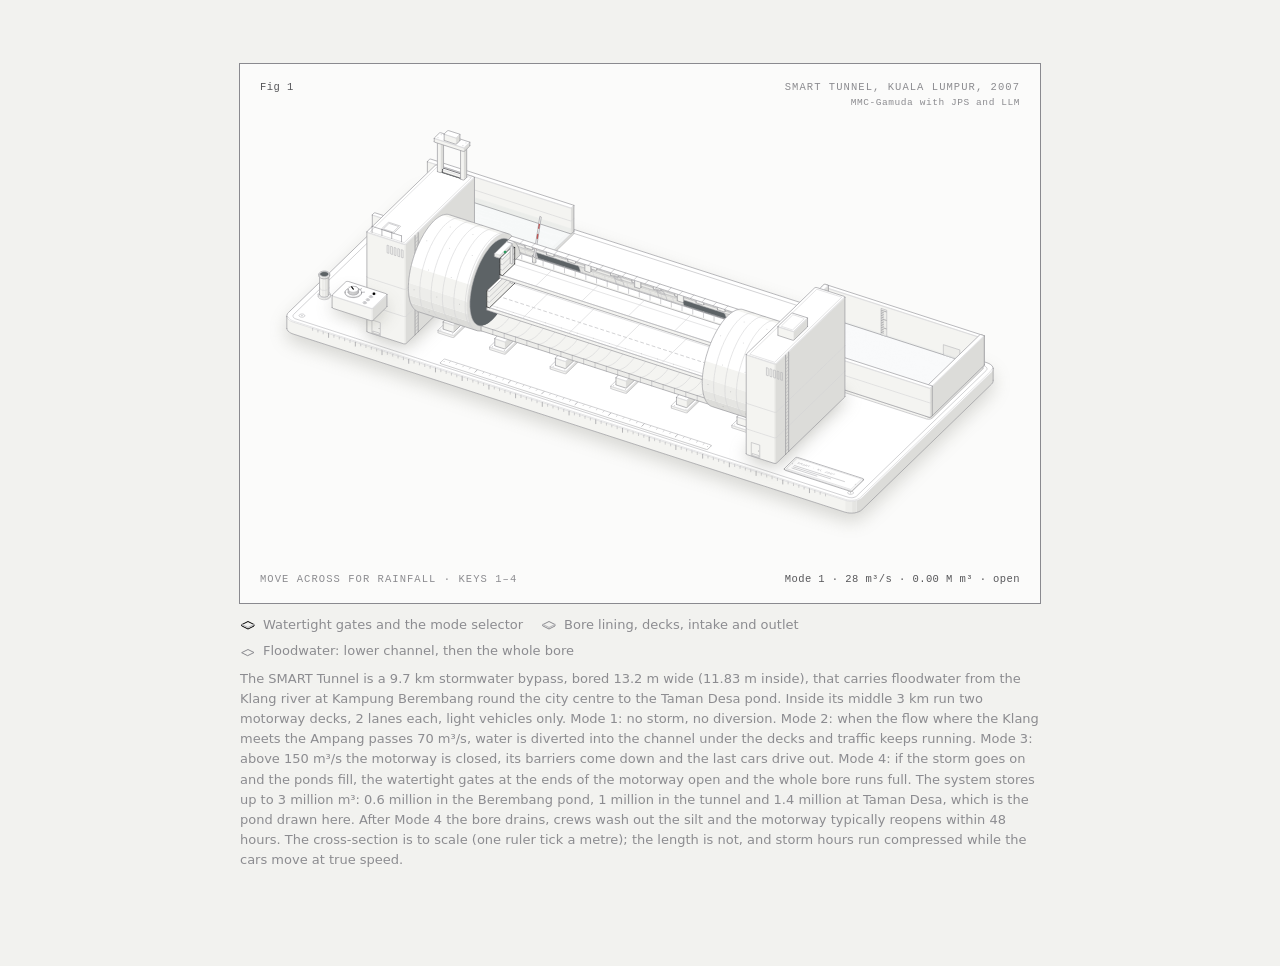
<file: index.html>
<!doctype html>
<html lang="en">
<head>
<meta charset="utf-8">
<meta name="viewport" content="width=device-width, initial-scale=1">
<title>SMART Tunnel, Kuala Lumpur, 2007</title>
<meta http-equiv="refresh" content="0; url=smart-tunnel.html">
<link rel="canonical" href="smart-tunnel.html">
</head>
<body>
<p><a href="smart-tunnel.html">Open the SMART Tunnel figure</a></p>
</body>
</html>
</file>
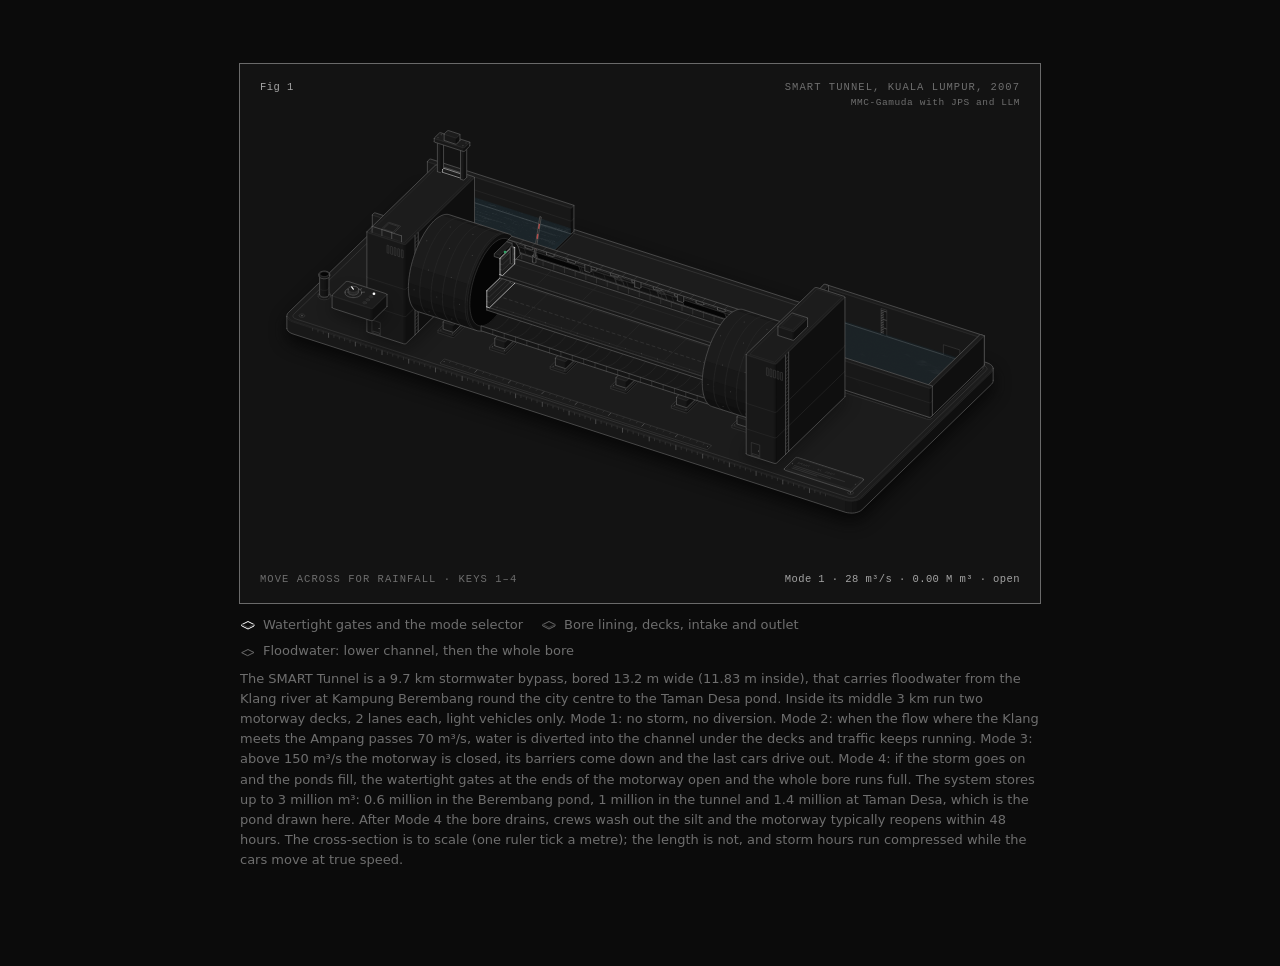
<file: smart-tunnel-dark.html>
<!doctype html><html lang="en"><head><meta charset="utf-8"><meta name="viewport" content="width=device-width, initial-scale=1"><title>SMART Tunnel</title><style>
.iso{
  --anatomy-page:#0b0b0b;--anatomy-card:#131313;--anatomy-text:#a3a3a3;--anatomy-strong:#e6e6e6;--anatomy-muted:#6e6e6e;
  --anatomy-paper:#131313;--anatomy-face:#1b1b1b;--anatomy-top:#1c1c1c;
  --anatomy-shade-0:#0f0f0f;--anatomy-shade-1:#121212;--anatomy-shade-2:#151515;--anatomy-shade-3:#181818;
  --anatomy-lit-top:#262626;--anatomy-lit-shade:#1d1d1d;
  --anatomy-hi:#d4d4d4;--anatomy-mid:#6a6a6a;--anatomy-lo:#3e3e3e;--anatomy-faint:#2a2a2a;--anatomy-lit:#ffffff;
  --anatomy-halo:#050505;--anatomy-halo-opacity:.9;--anatomy-dot:#e6e6e6;
  --anatomy-red:#ff6b6b;--anatomy-green:#6be0a0;--anatomy-blue:#6b9bff;
  --anatomy-weight:.6px;--anatomy-ease:cubic-bezier(.32,.72,0,1);
  --anatomy-mono:ui-monospace,"SF Mono",Menlo,Consolas,monospace;
  --anatomy-lift:inset 0 1px 0 0 #ffffff0a,inset 0 0 0 1px #ffffff06,0 0 0 1px #00000026,0 1px 1px -.5px #00000014,0 3px 3px -1.5px #00000014,0 6px 6px -3px #00000014,0 12px 12px -6px #00000014;
}
.iso[data-theme="light"]{
  --anatomy-page:#f2f2ef;--anatomy-card:#fbfbfa;--anatomy-text:#57575a;--anatomy-strong:#18181a;--anatomy-muted:#8c8c90;
  --anatomy-paper:#fbfbfa;--anatomy-face:#ffffff;--anatomy-top:#ffffff;
  --anatomy-shade-0:#dcdcd9;--anatomy-shade-1:#e5e5e2;--anatomy-shade-2:#ededea;--anatomy-shade-3:#f4f4f1;
  --anatomy-lit-top:#ffffff;--anatomy-lit-shade:#eeeeeb;
  --anatomy-hi:#26262a;--anatomy-mid:#8a8a8f;--anatomy-lo:#b4b4b8;--anatomy-faint:#d4d4d6;--anatomy-lit:#000000;
  --anatomy-halo:#8a8a80;--anatomy-halo-opacity:.32;--anatomy-dot:#3a3a3e;
  --anatomy-red:#e5484d;--anatomy-green:#30a46c;--anatomy-blue:#3e63dd;
  --anatomy-lift:inset 0 1px 0 0 #ffffff,0 0 0 1px #0000000f,0 1px 1px -.5px #0000000a,0 3px 3px -1.5px #0000000a,0 6px 6px -3px #0000000a,0 12px 12px -6px #0000000a;
}
.iso-svg{display:block;width:100%;height:auto;overflow:visible}
.iso-svg path,.iso-svg circle{vector-effect:non-scaling-stroke}
.iso-fill{fill:var(--anatomy-paper);stroke:none}
.iso-solid[data-lit]>.iso-fill{fill:var(--anatomy-face)}
.iso-shade,.iso-top{stroke:none}
.iso-shade[data-shade="0"]{fill:var(--anatomy-shade-0)}
.iso-shade[data-shade="1"]{fill:var(--anatomy-shade-1)}
.iso-shade[data-shade="2"]{fill:var(--anatomy-shade-2)}
.iso-shade[data-shade="3"]{fill:var(--anatomy-shade-3)}
.iso-top{fill:var(--anatomy-top)}
.iso-solid[data-lit]>.iso-top{fill:var(--anatomy-lit-top)}
.iso-solid[data-lit]>.iso-shade{fill:var(--anatomy-lit-shade)}
.iso-solid[data-seamless]>.iso-shade,.iso-solid[data-seamless]>.iso-top{stroke-width:.4;stroke-linejoin:round}
.iso-solid[data-seamless]>.iso-shade[data-shade="0"]{stroke:var(--anatomy-shade-0)}
.iso-solid[data-seamless]>.iso-shade[data-shade="1"]{stroke:var(--anatomy-shade-1)}
.iso-solid[data-seamless]>.iso-shade[data-shade="2"]{stroke:var(--anatomy-shade-2)}
.iso-solid[data-seamless]>.iso-shade[data-shade="3"]{stroke:var(--anatomy-shade-3)}
.iso-solid[data-seamless]>.iso-top{stroke:var(--anatomy-top)}
.iso-solid[data-seamless][data-lit]>.iso-top{stroke:var(--anatomy-lit-top)}
.iso-solid[data-seamless][data-lit]>.iso-shade{stroke:var(--anatomy-lit-shade)}
.iso-solid[data-lit]>.iso-edge{stroke:var(--anatomy-lit)}
.iso-halo{fill:var(--anatomy-halo);stroke:none;filter:blur(9px);opacity:var(--anatomy-halo-opacity);transform:translateY(3px)}
.iso-line{fill:none;stroke:var(--anatomy-lo);stroke-width:var(--anatomy-weight);stroke-linecap:round;stroke-linejoin:round}
.iso-line[data-tone="hi"]{stroke:var(--anatomy-hi)}
.iso-line[data-tone="mid"]{stroke:var(--anatomy-mid)}
.iso-line[data-tone="lo"]{stroke:var(--anatomy-lo)}
.iso-line[data-tone="faint"]{stroke:var(--anatomy-faint)}
.iso-line[data-tone="lit"]{stroke:var(--anatomy-lit)}
.iso-line[data-tone="red"]{stroke:var(--anatomy-red)}
.iso-line[data-tone="green"]{stroke:var(--anatomy-green)}
.iso-line[data-tone="blue"]{stroke:var(--anatomy-blue)}
.iso-line[data-dotted]{stroke-dasharray:.01 3.5;stroke-width:1}
.iso-line[data-dashed]{stroke-dasharray:3 3}
.iso-line[data-flow]{stroke-dasharray:2 6}
.iso-wire-end{fill:var(--anatomy-paper);stroke:var(--anatomy-lo);stroke-width:var(--anatomy-weight)}
.iso-wire[data-tone="hi"] .iso-wire-end{stroke:var(--anatomy-hi)}
.iso-wire[data-tone="mid"] .iso-wire-end{stroke:var(--anatomy-mid)}
.iso-wire[data-tone="faint"] .iso-wire-end{stroke:var(--anatomy-faint)}
.iso-wire[data-tone="lit"] .iso-wire-end{stroke:var(--anatomy-lit)}
.iso-dots circle{fill:var(--anatomy-dot);stroke:none;opacity:.32}
.iso-dots[data-tone="hi"] circle{opacity:.85}
.iso-dots[data-tone="mid"] circle{opacity:.45}
.iso-dots[data-tone="lo"] circle{opacity:.22}
.iso-dots[data-tone="faint"] circle{opacity:.12}
.iso-face-text{fill:var(--anatomy-mid);font-family:var(--anatomy-mono);letter-spacing:.04em}
.iso-face-text[data-tone="hi"]{fill:var(--anatomy-hi)}
.iso-face-text[data-tone="lo"]{fill:var(--anatomy-lo)}
.iso-face-text[data-tone="faint"]{fill:var(--anatomy-faint)}
.tb-body{fill:var(--anatomy-shade-2);stroke:none}
.tb-shine{fill:var(--anatomy-top);stroke:none}
.tb-shade{fill:var(--anatomy-shade-0);stroke:none}
.tb-ring{fill:none;stroke:var(--anatomy-lo);stroke-width:.45;stroke-linecap:butt;stroke-linejoin:round}
.tb-ring[data-tone="mid"]{stroke:var(--anatomy-mid)}
.tb-ring[data-tone="faint"]{stroke:var(--anatomy-faint)}
.tb-ring[data-tone="hi"]{stroke:var(--anatomy-hi)}
@keyframes iso-flow{to{stroke-dashoffset:-32}}
@keyframes iso-pulse{0%,100%{opacity:.18}12%{opacity:1}40%{opacity:.18}}
.iso-line[data-flow]{animation:iso-flow 1600ms linear infinite}
.iso-dots circle[data-pulse]{animation:iso-pulse 1600ms steps(1,end) infinite;animation-delay:var(--pulse-at,0ms)}
.iso-figure{margin:32px 0 36px}
.iso-plate{position:relative;padding:52px 24px;border-radius:0;background:var(--anatomy-card);box-shadow:0 0 0 1px var(--anatomy-mid);--anatomy-paper:var(--anatomy-card)}
.iso-plate-corners{position:absolute;inset:18px 20px;pointer-events:none}
.iso-plate-corner{position:absolute;color:var(--anatomy-muted);font-family:var(--anatomy-mono);font-size:10.5px;line-height:1;letter-spacing:.04em;white-space:nowrap}
.iso-plate-corner[data-corner="fig"]{top:0;left:0;color:var(--anatomy-text)}
.iso-plate-corner[data-corner="title"]{top:0;right:0;text-transform:uppercase;letter-spacing:.1em}
.iso-plate-corner[data-corner="hint"]{bottom:0;left:0;text-transform:uppercase;letter-spacing:.1em}
.iso-plate-corner[data-corner="readout"]{right:0;bottom:0;color:var(--anatomy-text);font-variant-numeric:tabular-nums}
.iso-plate .iso-svg{margin:0 auto}
.iso-legend{display:grid;gap:8px;margin-top:12px;color:var(--anatomy-muted);font-size:13px;line-height:1.55}
.iso-keys{display:flex;flex-wrap:wrap;gap:6px 18px}
.iso-key{display:inline-flex;align-items:center;gap:7px}
.iso-swatch{width:16px;height:10px;flex:none;overflow:visible}
.iso-swatch path{fill:none;stroke:var(--anatomy-hi);stroke-width:1;vector-effect:non-scaling-stroke;stroke-linejoin:round;stroke-linecap:round}
.iso-swatch[data-mark="raised"] path,.iso-swatch[data-mark="flat"] path{stroke:var(--anatomy-mid)}
.iso-swatch[data-mark="lit"] path{stroke:var(--anatomy-lit)}
.iso-swatch[data-mark="dim"] path{stroke:var(--anatomy-lo)}
.iso-swatch[data-mark="dotted"] path{stroke-dasharray:.01 3;stroke-width:1.4}
.iso-swatch[data-mark="dashed"] path{stroke-dasharray:3 2.5}
.iso-swatch[data-mark="red"] path{stroke:var(--anatomy-red)}
.iso-swatch[data-mark="green"] path{stroke:var(--anatomy-green)}
.iso-swatch[data-mark="blue"] path{stroke:var(--anatomy-blue)}
.iso-swatch-crease{stroke:var(--anatomy-lo)!important}
@media (max-width:560px){.iso-plate{padding:48px 12px 70px}.iso-plate-corner[data-corner="hint"]{bottom:18px}}
@media (prefers-reduced-motion:reduce){.iso-line[data-flow],.iso-dots circle[data-pulse]{animation:none}}

*{box-sizing:border-box}
html{color-scheme:dark}
body[data-theme="light"]{color-scheme:light}
body{margin:0;background:var(--anatomy-page);color:var(--anatomy-text);font:14px/1.6 ui-sans-serif,system-ui,-apple-system,"Segoe UI",sans-serif;-webkit-font-smoothing:antialiased}
.iso-page{width:min(800px,100% - 32px);margin:64px auto 96px}
</style></head><body class="iso" data-theme="dark"><main class="iso-page"><style>.st .iso-plate {
  overflow: hidden;
}

.st {
  --st-void: #5d6366;
  --st-water: #7f979f;
  --st-silt: #a08c70;
  --st-lamp-off: #c9c9cc;
  --st-lamp-on: #000000;
  --st-amber: #d98a1a;
  --st-go: #2f9e63;
  --st-stop: #d6403d;
}

.iso[data-theme="dark"] .st {
  --st-void: #050505;
  --st-water: #3f6f86;
  --st-silt: #6b5a42;
  --st-lamp-off: #2a2a2a;
  --st-lamp-on: #ffffff;
}

.st-credit {
  position: absolute;
  top: 34px;
  right: 20px;
  color: var(--anatomy-muted);
  font-family: var(--anatomy-mono);
  font-size: 9.5px;
  letter-spacing: 0.06em;
  line-height: 1;
  pointer-events: none;
}

.st-stage {
  position: relative;
  touch-action: pan-y;
  -webkit-tap-highlight-color: transparent;
  user-select: none;
  -webkit-user-select: none;
  cursor: ew-resize;
  margin: 0 -8px;
}

.st-stage:focus-visible {
  outline: 1px solid var(--anatomy-muted);
  outline-offset: 6px;
}

.st-said {
  position: absolute;
  width: 1px;
  height: 1px;
  overflow: hidden;
  clip-path: inset(50%);
  white-space: nowrap;
}

.st-stage > svg,
.st-stage > canvas {
  display: block;
  width: 100%;
  height: auto;
}

.st-stage > .st-layer {
  position: absolute;
  inset: 0;
  height: 100% !important;
  pointer-events: none;
}

.st-stage[data-gl] .st-fallback {
  display: none;
}

.st-void {
  fill: var(--st-void);
  stroke: none;
}

.st-water {
  fill: var(--st-water);
  fill-opacity: 0.55;
  stroke: none;
}

.st-silt path {
  fill: var(--st-silt);
  stroke: none;
}

.st-lamp {
  fill: var(--st-lamp-off);
}

.st-lamp[data-on] {
  fill: var(--st-lamp-on);
}

.st-signal {
  fill: var(--st-lamp-off);
}

.st-signal[data-state="go"] {
  fill: var(--st-go);
}

.st-signal[data-state="stop"] {
  fill: var(--st-stop);
}

.st-beacon {
  fill: var(--st-amber);
}

@media (max-width: 560px) {
  .st-credit {
    top: 32px;
    right: 12px;
    font-size: 8.5px;
  }
  .st-stage {
    margin: 0 -10px;
  }
}

.st-stripe {
  fill: var(--st-stop);
  stroke: none;
}
</style><div class="st"><figure class="iso-figure"><div class="iso-plate"><div class="iso-plate-corners" aria-hidden="true"><span class="iso-plate-corner" data-corner="fig">Fig 1</span><span class="iso-plate-corner" data-corner="title">SMART Tunnel, Kuala Lumpur, 2007</span><span class="iso-plate-corner" data-corner="hint">Move across for rainfall · keys 1–4</span><span class="iso-plate-corner" data-corner="readout" data-readout>Mode 1 · 28 m³/s · 0.00 M m³ · open</span></div><span class="st-credit">MMC-Gamuda with JPS and LLM</span><div class="st-stage" tabindex="0" role="slider" aria-roledescription="rainfall control" aria-valuemin="1" aria-valuemax="4" aria-valuenow="1" aria-valuetext="No storm" aria-label="SMART Tunnel. Move the pointer across the figure, or press 1 to 4 or the arrow keys, to set the rainfall from no storm to a prolonged storm."><span class="st-said" aria-live="polite"></span><svg xmlns="http://www.w3.org/2000/svg" class="iso-svg st-back" viewBox="0 0 760 430" role="img" aria-label="A cutaway model of Kuala Lumpur's SMART Tunnel on a base plate. A round bored tunnel lies on concrete cradles. At the left, a river channel and an intake chamber with a lift gate divert floodwater into it; at the right it empties into a holding pond. The middle section is cut open to show two motorway decks with small cars, above a stormwater channel at the bottom, and a watertight gate on each deck at the upstream end. As the rain control steps from no storm to a prolonged storm, water runs first in the bottom channel only, then the decks are cleared and closed, and finally the gates swing open and water fills the whole bore; then it drains, crews clean, and the cars return."><path class="iso-halo" d="M30.5 203.5L30.6 202.1L31.1 200.8L32.1 199.6L160.3 75.4L161.7 74.3L163.5 73.4L165.5 72.7L167.7 72.2L170.1 72L172.5 72L174.8 72.3L177 72.9L723.4 249.3L725.4 250.1L727 251.1L728.3 252.2L729.1 253.5L729.5 254.8L729.5 266.6L729.4 267.9L728.9 269.2L727.9 270.4L599.7 394.6L598.3 395.7L596.5 396.6L594.5 397.4L592.3 397.8L589.9 398L587.5 398L585.2 397.7L583 397.1L36.6 220.7L34.6 220L33 219L31.7 217.8L30.9 216.6L30.5 215.3Z"/><g class="iso-solid"><path class="iso-fill" d="M166 99.4L166.4 98.1L167.3 97L168.7 96L170.4 95.1L172.4 94.5L174.6 94.2L176.9 94.1L179.1 94.4L181.2 94.9L183 95.6L184.5 96.6L185.6 97.7L186.2 99L186.3 100.2L186.3 101.9L185.8 103.2L184.9 104.4L183.6 105.4L181.9 106.2L179.8 106.8L177.6 107.1L175.4 107.2L173.1 106.9L171 106.4L169.2 105.7L167.7 104.7L166.6 103.6L166.1 102.4L166 101.1Z"/><path class="iso-shade" data-shade="0" d="M184.9 104.4L183.6 105.4L183.6 103.7L184.9 102.7ZM183.6 105.4L181.9 106.2L181.9 104.5L183.6 103.7ZM186.3 101.9L185.8 103.2L185.8 101.5L186.3 100.2ZM185.8 103.2L184.9 104.4L184.9 102.7L185.8 101.5Z"/><path class="iso-shade" data-shade="1" d="M181.9 106.2L179.8 106.8L179.8 105.1L181.9 104.5ZM179.8 106.8L177.6 107.1L177.6 105.4L179.8 105.1ZM177.6 107.1L175.4 107.2L175.4 105.5L177.6 105.4Z"/><path class="iso-shade" data-shade="2" d="M175.4 107.2L173.1 106.9L173.1 105.3L175.4 105.5ZM173.1 106.9L171 106.4L171 104.7L173.1 105.3Z"/><path class="iso-shade" data-shade="3" d="M171 106.4L169.2 105.7L169.2 104L171 104.7ZM169.2 105.7L167.7 104.7L167.7 103L169.2 104ZM167.7 104.7L166.6 103.6L166.6 101.9L167.7 103ZM166.6 103.6L166.1 102.4L166.1 100.7L166.6 101.9ZM166.1 102.4L166 101.1L166 99.4L166.1 100.7Z"/><path class="iso-top" d="M184.9 102.7L183.6 103.7L181.9 104.5L179.8 105.1L177.6 105.4L175.4 105.5L173.1 105.3L171 104.7L169.2 104L167.7 103L166.6 101.9L166.1 100.7L166 99.4L166.4 98.1L167.3 97L168.7 96L170.4 95.1L172.4 94.5L174.6 94.2L176.9 94.1L179.1 94.4L181.2 94.9L183 95.6L184.5 96.6L185.6 97.7L186.2 99L186.3 100.2L185.8 101.5Z"/><path class="iso-line iso-crease" data-tone="faint" d="M186.3 100.2L185.8 101.5L184.9 102.7L183.6 103.7L181.9 104.5L179.8 105.1L177.6 105.4L175.4 105.5L173.1 105.3L171 104.7L169.2 104L167.7 103L166.6 101.9L166.1 100.7L166 99.4"/><path class="iso-line iso-edge" data-tone="lo" d="M166 99.4L166.4 98.1L167.3 97L168.7 96L170.4 95.1L172.4 94.5L174.6 94.2L176.9 94.1L179.1 94.4L181.2 94.9L183 95.6L184.5 96.6L185.6 97.7L186.2 99L186.3 100.2M186.3 101.9L185.8 103.2L184.9 104.4L183.6 105.4L181.9 106.2L179.8 106.8L177.6 107.1L175.4 107.2L173.1 106.9L171 106.4L169.2 105.7L167.7 104.7L166.6 103.6L166.1 102.4L166 101.1M166 99.4L166 101.1M186.3 100.2L186.3 101.9"/></g><g class="iso-solid"><path class="iso-fill" d="M168 96.1L168.3 95.1L169.1 94.2L170.2 93.3L171.5 92.7L173.1 92.2L174.9 91.9L176.7 91.9L178.5 92.1L180.2 92.5L181.7 93.1L182.8 93.9L183.7 94.8L184.2 95.8L184.2 96.8L184.2 100.2L183.9 101.2L183.2 102.1L182.1 102.9L180.7 103.6L179.1 104.1L177.3 104.3L175.5 104.4L173.7 104.2L172 103.8L170.6 103.2L169.4 102.4L168.5 101.5L168.1 100.5L168 99.5Z"/><path class="iso-shade" data-shade="0" d="M183.2 102.1L182.1 102.9L182.1 99.5L183.2 98.7ZM182.1 102.9L180.7 103.6L180.7 100.2L182.1 99.5ZM184.2 100.2L183.9 101.2L183.9 97.8L184.2 96.8ZM183.9 101.2L183.2 102.1L183.2 98.7L183.9 97.8Z"/><path class="iso-shade" data-shade="1" d="M180.7 103.6L179.1 104.1L179.1 100.7L180.7 100.2ZM179.1 104.1L177.3 104.3L177.3 100.9L179.1 100.7ZM177.3 104.3L175.5 104.4L175.5 101L177.3 100.9Z"/><path class="iso-shade" data-shade="2" d="M175.5 104.4L173.7 104.2L173.7 100.8L175.5 101ZM173.7 104.2L172 103.8L172 100.4L173.7 100.8Z"/><path class="iso-shade" data-shade="3" d="M172 103.8L170.6 103.2L170.6 99.8L172 100.4ZM170.6 103.2L169.4 102.4L169.4 99L170.6 99.8ZM169.4 102.4L168.5 101.5L168.5 98.1L169.4 99ZM168.5 101.5L168.1 100.5L168.1 97.1L168.5 98.1ZM168.1 100.5L168 99.5L168 96.1L168.1 97.1Z"/><path class="iso-top" d="M183.2 98.7L182.1 99.5L180.7 100.2L179.1 100.7L177.3 100.9L175.5 101L173.7 100.8L172 100.4L170.6 99.8L169.4 99L168.5 98.1L168.1 97.1L168 96.1L168.3 95.1L169.1 94.2L170.2 93.3L171.5 92.7L173.1 92.2L174.9 91.9L176.7 91.9L178.5 92.1L180.2 92.5L181.7 93.1L182.8 93.9L183.7 94.8L184.2 95.8L184.2 96.8L183.9 97.8Z"/><path class="iso-line iso-crease" data-tone="faint" d="M184.2 96.8L183.9 97.8L183.2 98.7L182.1 99.5L180.7 100.2L179.1 100.7L177.3 100.9L175.5 101L173.7 100.8L172 100.4L170.6 99.8L169.4 99L168.5 98.1L168.1 97.1L168 96.1"/><path class="iso-line iso-edge" data-tone="mid" d="M168 96.1L168.3 95.1L169.1 94.2L170.2 93.3L171.5 92.7L173.1 92.2L174.9 91.9L176.7 91.9L178.5 92.1L180.2 92.5L181.7 93.1L182.8 93.9L183.7 94.8L184.2 95.8L184.2 96.8M184.2 100.2L183.9 101.2L183.2 102.1L182.1 102.9L180.7 103.6L179.1 104.1L177.3 104.3L175.5 104.4L173.7 104.2L172 103.8L170.6 103.2L169.4 102.4L168.5 101.5L168.1 100.5L168 99.5M168 96.1L168 99.5M184.2 96.8L184.2 100.2"/></g><g class="iso-solid"><path class="iso-fill" d="M426.8 183.6L427.3 182.4L428.2 181.2L429.5 180.2L431.3 179.3L433.3 178.7L435.5 178.4L437.7 178.4L440 178.6L442.1 179.1L443.9 179.9L445.4 180.8L446.5 182L447.1 183.2L447.1 184.5L447.1 186.2L446.7 187.4L445.8 188.6L444.4 189.6L442.7 190.4L440.7 191L438.5 191.4L436.2 191.4L434 191.2L431.9 190.7L430.1 189.9L428.6 188.9L427.5 187.8L426.9 186.6L426.8 185.3Z"/><path class="iso-shade" data-shade="0" d="M445.8 188.6L444.4 189.6L444.4 187.9L445.8 186.9ZM444.4 189.6L442.7 190.4L442.7 188.7L444.4 187.9ZM447.1 186.2L446.7 187.4L446.7 185.7L447.1 184.5ZM446.7 187.4L445.8 188.6L445.8 186.9L446.7 185.7Z"/><path class="iso-shade" data-shade="1" d="M442.7 190.4L440.7 191L440.7 189.3L442.7 188.7ZM440.7 191L438.5 191.4L438.5 189.7L440.7 189.3ZM438.5 191.4L436.2 191.4L436.2 189.7L438.5 189.7Z"/><path class="iso-shade" data-shade="2" d="M436.2 191.4L434 191.2L434 189.5L436.2 189.7ZM434 191.2L431.9 190.7L431.9 189L434 189.5Z"/><path class="iso-shade" data-shade="3" d="M431.9 190.7L430.1 189.9L430.1 188.2L431.9 189ZM430.1 189.9L428.6 188.9L428.6 187.2L430.1 188.2ZM428.6 188.9L427.5 187.8L427.5 186.1L428.6 187.2ZM427.5 187.8L426.9 186.6L426.9 184.9L427.5 186.1ZM426.9 186.6L426.8 185.3L426.8 183.6L426.9 184.9Z"/><path class="iso-top" d="M445.8 186.9L444.4 187.9L442.7 188.7L440.7 189.3L438.5 189.7L436.2 189.7L434 189.5L431.9 189L430.1 188.2L428.6 187.2L427.5 186.1L426.9 184.9L426.8 183.6L427.3 182.4L428.2 181.2L429.5 180.2L431.3 179.3L433.3 178.7L435.5 178.4L437.7 178.4L440 178.6L442.1 179.1L443.9 179.9L445.4 180.8L446.5 182L447.1 183.2L447.1 184.5L446.7 185.7Z"/><path class="iso-line iso-crease" data-tone="faint" d="M447.1 184.5L446.7 185.7L445.8 186.9L444.4 187.9L442.7 188.7L440.7 189.3L438.5 189.7L436.2 189.7L434 189.5L431.9 189L430.1 188.2L428.6 187.2L427.5 186.1L426.9 184.9L426.8 183.6"/><path class="iso-line iso-edge" data-tone="lo" d="M426.8 183.6L427.3 182.4L428.2 181.2L429.5 180.2L431.3 179.3L433.3 178.7L435.5 178.4L437.7 178.4L440 178.6L442.1 179.1L443.9 179.9L445.4 180.8L446.5 182L447.1 183.2L447.1 184.5M447.1 186.2L446.7 187.4L445.8 188.6L444.4 189.6L442.7 190.4L440.7 191L438.5 191.4L436.2 191.4L434 191.2L431.9 190.7L430.1 189.9L428.6 188.9L427.5 187.8L426.9 186.6L426.8 185.3M426.8 183.6L426.8 185.3M447.1 184.5L447.1 186.2"/></g><g class="iso-solid"><path class="iso-fill" d="M428.9 180.3L429.2 179.3L429.9 178.4L431 177.6L432.4 176.9L434 176.4L435.8 176.2L437.6 176.1L439.4 176.3L441.1 176.7L442.5 177.3L443.7 178.1L444.6 179L445 180L445.1 181L445.1 184.4L444.8 185.4L444 186.3L443 187.1L441.6 187.8L440 188.3L438.2 188.5L436.4 188.6L434.6 188.4L432.9 188L431.5 187.4L430.3 186.6L429.4 185.7L428.9 184.7L428.9 183.7Z"/><path class="iso-shade" data-shade="0" d="M444 186.3L443 187.1L443 183.8L444 182.9ZM443 187.1L441.6 187.8L441.6 184.4L443 183.8ZM445.1 184.4L444.8 185.4L444.8 182L445.1 181ZM444.8 185.4L444 186.3L444 182.9L444.8 182Z"/><path class="iso-shade" data-shade="1" d="M441.6 187.8L440 188.3L440 184.9L441.6 184.4ZM440 188.3L438.2 188.5L438.2 185.2L440 184.9ZM438.2 188.5L436.4 188.6L436.4 185.2L438.2 185.2Z"/><path class="iso-shade" data-shade="2" d="M436.4 188.6L434.6 188.4L434.6 185L436.4 185.2ZM434.6 188.4L432.9 188L432.9 184.6L434.6 185Z"/><path class="iso-shade" data-shade="3" d="M432.9 188L431.5 187.4L431.5 184L432.9 184.6ZM431.5 187.4L430.3 186.6L430.3 183.2L431.5 184ZM430.3 186.6L429.4 185.7L429.4 182.3L430.3 183.2ZM429.4 185.7L428.9 184.7L428.9 181.3L429.4 182.3ZM428.9 184.7L428.9 183.7L428.9 180.3L428.9 181.3Z"/><path class="iso-top" d="M444 182.9L443 183.8L441.6 184.4L440 184.9L438.2 185.2L436.4 185.2L434.6 185L432.9 184.6L431.5 184L430.3 183.2L429.4 182.3L428.9 181.3L428.9 180.3L429.2 179.3L429.9 178.4L431 177.6L432.4 176.9L434 176.4L435.8 176.2L437.6 176.1L439.4 176.3L441.1 176.7L442.5 177.3L443.7 178.1L444.6 179L445 180L445.1 181L444.8 182Z"/><path class="iso-line iso-crease" data-tone="faint" d="M445.1 181L444.8 182L444 182.9L443 183.8L441.6 184.4L440 184.9L438.2 185.2L436.4 185.2L434.6 185L432.9 184.6L431.5 184L430.3 183.2L429.4 182.3L428.9 181.3L428.9 180.3"/><path class="iso-line iso-edge" data-tone="mid" d="M428.9 180.3L429.2 179.3L429.9 178.4L431 177.6L432.4 176.9L434 176.4L435.8 176.2L437.6 176.1L439.4 176.3L441.1 176.7L442.5 177.3L443.7 178.1L444.6 179L445 180L445.1 181M445.1 184.4L444.8 185.4L444 186.3L443 187.1L441.6 187.8L440 188.3L438.2 188.5L436.4 188.6L434.6 188.4L432.9 188L431.5 187.4L430.3 186.6L429.4 185.7L428.9 184.7L428.9 183.7M428.9 180.3L428.9 183.7M445.1 181L445.1 184.4"/></g><g class="iso-solid"><path class="iso-fill" d="M52 209.8L52.4 208.5L53.3 207.4L54.7 206.3L56.4 205.5L58.4 204.9L60.6 204.6L62.9 204.5L65.1 204.8L67.2 205.3L69.1 206L70.6 207L71.6 208.1L72.2 209.4L72.3 210.6L72.3 212.3L71.9 213.6L71 214.7L69.6 215.8L67.9 216.6L65.9 217.2L63.7 217.5L61.4 217.6L59.1 217.3L57.1 216.8L55.2 216.1L53.7 215.1L52.7 214L52.1 212.7L52 211.5Z"/><path class="iso-shade" data-shade="0" d="M71 214.7L69.6 215.8L69.6 214.1L71 213.1ZM69.6 215.8L67.9 216.6L67.9 214.9L69.6 214.1ZM72.3 212.3L71.9 213.6L71.9 211.9L72.3 210.6ZM71.9 213.6L71 214.7L71 213.1L71.9 211.9Z"/><path class="iso-shade" data-shade="1" d="M67.9 216.6L65.9 217.2L65.9 215.5L67.9 214.9ZM65.9 217.2L63.7 217.5L63.7 215.8L65.9 215.5ZM63.7 217.5L61.4 217.6L61.4 215.9L63.7 215.8Z"/><path class="iso-shade" data-shade="2" d="M61.4 217.6L59.1 217.3L59.1 215.7L61.4 215.9ZM59.1 217.3L57.1 216.8L57.1 215.1L59.1 215.7Z"/><path class="iso-shade" data-shade="3" d="M57.1 216.8L55.2 216.1L55.2 214.4L57.1 215.1ZM55.2 216.1L53.7 215.1L53.7 213.4L55.2 214.4ZM53.7 215.1L52.7 214L52.7 212.3L53.7 213.4ZM52.7 214L52.1 212.7L52.1 211.1L52.7 212.3ZM52.1 212.7L52 211.5L52 209.8L52.1 211.1Z"/><path class="iso-top" d="M71 213.1L69.6 214.1L67.9 214.9L65.9 215.5L63.7 215.8L61.4 215.9L59.1 215.7L57.1 215.1L55.2 214.4L53.7 213.4L52.7 212.3L52.1 211.1L52 209.8L52.4 208.5L53.3 207.4L54.7 206.3L56.4 205.5L58.4 204.9L60.6 204.6L62.9 204.5L65.1 204.8L67.2 205.3L69.1 206L70.6 207L71.6 208.1L72.2 209.4L72.3 210.6L71.9 211.9Z"/><path class="iso-line iso-crease" data-tone="faint" d="M72.3 210.6L71.9 211.9L71 213.1L69.6 214.1L67.9 214.9L65.9 215.5L63.7 215.8L61.4 215.9L59.1 215.7L57.1 215.1L55.2 214.4L53.7 213.4L52.7 212.3L52.1 211.1L52 209.8"/><path class="iso-line iso-edge" data-tone="lo" d="M52 209.8L52.4 208.5L53.3 207.4L54.7 206.3L56.4 205.5L58.4 204.9L60.6 204.6L62.9 204.5L65.1 204.8L67.2 205.3L69.1 206L70.6 207L71.6 208.1L72.2 209.4L72.3 210.6M72.3 212.3L71.9 213.6L71 214.7L69.6 215.8L67.9 216.6L65.9 217.2L63.7 217.5L61.4 217.6L59.1 217.3L57.1 216.8L55.2 216.1L53.7 215.1L52.7 214L52.1 212.7L52 211.5M52 209.8L52 211.5M72.3 210.6L72.3 212.3"/></g><g class="iso-solid"><path class="iso-fill" d="M54 206.5L54.4 205.5L55.1 204.6L56.2 203.7L57.6 203.1L59.2 202.6L60.9 202.3L62.8 202.3L64.5 202.5L66.2 202.9L67.7 203.5L68.9 204.3L69.7 205.2L70.2 206.2L70.3 207.2L70.3 210.6L69.9 211.6L69.2 212.5L68.1 213.3L66.7 214L65.1 214.5L63.4 214.7L61.5 214.8L59.7 214.6L58.1 214.2L56.6 213.6L55.4 212.8L54.6 211.9L54.1 210.9L54 209.9Z"/><path class="iso-shade" data-shade="0" d="M69.2 212.5L68.1 213.3L68.1 209.9L69.2 209.1ZM68.1 213.3L66.7 214L66.7 210.6L68.1 209.9ZM70.3 210.6L69.9 211.6L69.9 208.2L70.3 207.2ZM69.9 211.6L69.2 212.5L69.2 209.1L69.9 208.2Z"/><path class="iso-shade" data-shade="1" d="M66.7 214L65.1 214.5L65.1 211.1L66.7 210.6ZM65.1 214.5L63.4 214.7L63.4 211.3L65.1 211.1ZM63.4 214.7L61.5 214.8L61.5 211.4L63.4 211.3Z"/><path class="iso-shade" data-shade="2" d="M61.5 214.8L59.7 214.6L59.7 211.2L61.5 211.4ZM59.7 214.6L58.1 214.2L58.1 210.8L59.7 211.2Z"/><path class="iso-shade" data-shade="3" d="M58.1 214.2L56.6 213.6L56.6 210.2L58.1 210.8ZM56.6 213.6L55.4 212.8L55.4 209.4L56.6 210.2ZM55.4 212.8L54.6 211.9L54.6 208.5L55.4 209.4ZM54.6 211.9L54.1 210.9L54.1 207.5L54.6 208.5ZM54.1 210.9L54 209.9L54 206.5L54.1 207.5Z"/><path class="iso-top" d="M69.2 209.1L68.1 209.9L66.7 210.6L65.1 211.1L63.4 211.3L61.5 211.4L59.7 211.2L58.1 210.8L56.6 210.2L55.4 209.4L54.6 208.5L54.1 207.5L54 206.5L54.4 205.5L55.1 204.6L56.2 203.7L57.6 203.1L59.2 202.6L60.9 202.3L62.8 202.3L64.5 202.5L66.2 202.9L67.7 203.5L68.9 204.3L69.7 205.2L70.2 206.2L70.3 207.2L69.9 208.2Z"/><path class="iso-line iso-crease" data-tone="faint" d="M70.3 207.2L69.9 208.2L69.2 209.1L68.1 209.9L66.7 210.6L65.1 211.1L63.4 211.3L61.5 211.4L59.7 211.2L58.1 210.8L56.6 210.2L55.4 209.4L54.6 208.5L54.1 207.5L54 206.5"/><path class="iso-line iso-edge" data-tone="mid" d="M54 206.5L54.4 205.5L55.1 204.6L56.2 203.7L57.6 203.1L59.2 202.6L60.9 202.3L62.8 202.3L64.5 202.5L66.2 202.9L67.7 203.5L68.9 204.3L69.7 205.2L70.2 206.2L70.3 207.2M70.3 210.6L69.9 211.6L69.2 212.5L68.1 213.3L66.7 214L65.1 214.5L63.4 214.7L61.5 214.8L59.7 214.6L58.1 214.2L56.6 213.6L55.4 212.8L54.6 211.9L54.1 210.9L54 209.9M54 206.5L54 209.9M70.3 207.2L70.3 210.6"/></g><g class="iso-solid"><path class="iso-fill" d="M687.7 267.8L688.1 266.6L689 265.4L690.4 264.4L692.1 263.6L694.1 263L696.3 262.6L698.6 262.6L700.9 262.8L702.9 263.3L704.8 264.1L706.3 265.1L707.3 266.2L707.9 267.4L708 268.7L708 270.4L707.6 271.6L706.7 272.8L705.3 273.8L703.6 274.7L701.6 275.2L699.4 275.6L697.1 275.6L694.9 275.4L692.8 274.9L690.9 274.1L689.4 273.2L688.4 272L687.8 270.8L687.7 269.5Z"/><path class="iso-shade" data-shade="0" d="M706.7 272.8L705.3 273.8L705.3 272.1L706.7 271.1ZM705.3 273.8L703.6 274.7L703.6 273L705.3 272.1ZM708 270.4L707.6 271.6L707.6 269.9L708 268.7ZM707.6 271.6L706.7 272.8L706.7 271.1L707.6 269.9Z"/><path class="iso-shade" data-shade="1" d="M703.6 274.7L701.6 275.2L701.6 273.6L703.6 273ZM701.6 275.2L699.4 275.6L699.4 273.9L701.6 273.6ZM699.4 275.6L697.1 275.6L697.1 273.9L699.4 273.9Z"/><path class="iso-shade" data-shade="2" d="M697.1 275.6L694.9 275.4L694.9 273.7L697.1 273.9ZM694.9 275.4L692.8 274.9L692.8 273.2L694.9 273.7Z"/><path class="iso-shade" data-shade="3" d="M692.8 274.9L690.9 274.1L690.9 272.4L692.8 273.2ZM690.9 274.1L689.4 273.2L689.4 271.5L690.9 272.4ZM689.4 273.2L688.4 272L688.4 270.3L689.4 271.5ZM688.4 272L687.8 270.8L687.8 269.1L688.4 270.3ZM687.8 270.8L687.7 269.5L687.7 267.8L687.8 269.1Z"/><path class="iso-top" d="M706.7 271.1L705.3 272.1L703.6 273L701.6 273.6L699.4 273.9L697.1 273.9L694.9 273.7L692.8 273.2L690.9 272.4L689.4 271.5L688.4 270.3L687.8 269.1L687.7 267.8L688.1 266.6L689 265.4L690.4 264.4L692.1 263.6L694.1 263L696.3 262.6L698.6 262.6L700.9 262.8L702.9 263.3L704.8 264.1L706.3 265.1L707.3 266.2L707.9 267.4L708 268.7L707.6 269.9Z"/><path class="iso-line iso-crease" data-tone="faint" d="M708 268.7L707.6 269.9L706.7 271.1L705.3 272.1L703.6 273L701.6 273.6L699.4 273.9L697.1 273.9L694.9 273.7L692.8 273.2L690.9 272.4L689.4 271.5L688.4 270.3L687.8 269.1L687.7 267.8"/><path class="iso-line iso-edge" data-tone="lo" d="M687.7 267.8L688.1 266.6L689 265.4L690.4 264.4L692.1 263.6L694.1 263L696.3 262.6L698.6 262.6L700.9 262.8L702.9 263.3L704.8 264.1L706.3 265.1L707.3 266.2L707.9 267.4L708 268.7M708 270.4L707.6 271.6L706.7 272.8L705.3 273.8L703.6 274.7L701.6 275.2L699.4 275.6L697.1 275.6L694.9 275.4L692.8 274.9L690.9 274.1L689.4 273.2L688.4 272L687.8 270.8L687.7 269.5M687.7 267.8L687.7 269.5M708 268.7L708 270.4"/></g><g class="iso-solid"><path class="iso-fill" d="M689.7 264.5L690.1 263.5L690.8 262.6L691.9 261.8L693.3 261.1L694.9 260.7L696.6 260.4L698.5 260.3L700.3 260.5L701.9 260.9L703.4 261.6L704.6 262.3L705.4 263.2L705.9 264.2L706 265.2L706 268.6L705.6 269.6L704.9 270.5L703.8 271.4L702.4 272L700.8 272.5L699.1 272.8L697.2 272.8L695.5 272.6L693.8 272.2L692.3 271.6L691.1 270.8L690.3 269.9L689.8 268.9L689.7 267.9Z"/><path class="iso-shade" data-shade="0" d="M704.9 270.5L703.8 271.4L703.8 268L704.9 267.2ZM703.8 271.4L702.4 272L702.4 268.7L703.8 268ZM706 268.6L705.6 269.6L705.6 266.2L706 265.2ZM705.6 269.6L704.9 270.5L704.9 267.2L705.6 266.2Z"/><path class="iso-shade" data-shade="1" d="M702.4 272L700.8 272.5L700.8 269.1L702.4 268.7ZM700.8 272.5L699.1 272.8L699.1 269.4L700.8 269.1ZM699.1 272.8L697.2 272.8L697.2 269.4L699.1 269.4Z"/><path class="iso-shade" data-shade="2" d="M697.2 272.8L695.5 272.6L695.5 269.2L697.2 269.4ZM695.5 272.6L693.8 272.2L693.8 268.8L695.5 269.2Z"/><path class="iso-shade" data-shade="3" d="M693.8 272.2L692.3 271.6L692.3 268.2L693.8 268.8ZM692.3 271.6L691.1 270.8L691.1 267.5L692.3 268.2ZM691.1 270.8L690.3 269.9L690.3 266.6L691.1 267.5ZM690.3 269.9L689.8 268.9L689.8 265.6L690.3 266.6ZM689.8 268.9L689.7 267.9L689.7 264.5L689.8 265.6Z"/><path class="iso-top" d="M704.9 267.2L703.8 268L702.4 268.7L700.8 269.1L699.1 269.4L697.2 269.4L695.5 269.2L693.8 268.8L692.3 268.2L691.1 267.5L690.3 266.6L689.8 265.6L689.7 264.5L690.1 263.5L690.8 262.6L691.9 261.8L693.3 261.1L694.9 260.7L696.6 260.4L698.5 260.3L700.3 260.5L701.9 260.9L703.4 261.6L704.6 262.3L705.4 263.2L705.9 264.2L706 265.2L705.6 266.2Z"/><path class="iso-line iso-crease" data-tone="faint" d="M706 265.2L705.6 266.2L704.9 267.2L703.8 268L702.4 268.7L700.8 269.1L699.1 269.4L697.2 269.4L695.5 269.2L693.8 268.8L692.3 268.2L691.1 267.5L690.3 266.6L689.8 265.6L689.7 264.5"/><path class="iso-line iso-edge" data-tone="mid" d="M689.7 264.5L690.1 263.5L690.8 262.6L691.9 261.8L693.3 261.1L694.9 260.7L696.6 260.4L698.5 260.3L700.3 260.5L701.9 260.9L703.4 261.6L704.6 262.3L705.4 263.2L705.9 264.2L706 265.2M706 268.6L705.6 269.6L704.9 270.5L703.8 271.4L702.4 272L700.8 272.5L699.1 272.8L697.2 272.8L695.5 272.6L693.8 272.2L692.3 271.6L691.1 270.8L690.3 269.9L689.8 268.9L689.7 267.9M689.7 264.5L689.7 267.9M706 265.2L706 268.6"/></g><g class="iso-solid"><path class="iso-fill" d="M312.9 294L313.3 292.8L314.2 291.6L315.6 290.6L317.3 289.7L319.3 289.1L321.5 288.8L323.8 288.8L326 289L328.1 289.5L329.9 290.3L331.4 291.2L332.5 292.4L333.1 293.6L333.2 294.9L333.2 296.5L332.7 297.8L331.8 299L330.5 300L328.7 300.8L326.7 301.4L324.5 301.7L322.3 301.8L320 301.6L317.9 301.1L316.1 300.3L314.6 299.3L313.5 298.2L312.9 297L312.9 295.7Z"/><path class="iso-shade" data-shade="0" d="M331.8 299L330.5 300L330.5 298.3L331.8 297.3ZM330.5 300L328.7 300.8L328.7 299.1L330.5 298.3ZM333.2 296.5L332.7 297.8L332.7 296.1L333.2 294.9ZM332.7 297.8L331.8 299L331.8 297.3L332.7 296.1Z"/><path class="iso-shade" data-shade="1" d="M328.7 300.8L326.7 301.4L326.7 299.7L328.7 299.1ZM326.7 301.4L324.5 301.7L324.5 300.1L326.7 299.7ZM324.5 301.7L322.3 301.8L322.3 300.1L324.5 300.1Z"/><path class="iso-shade" data-shade="2" d="M322.3 301.8L320 301.6L320 299.9L322.3 300.1ZM320 301.6L317.9 301.1L317.9 299.4L320 299.9Z"/><path class="iso-shade" data-shade="3" d="M317.9 301.1L316.1 300.3L316.1 298.6L317.9 299.4ZM316.1 300.3L314.6 299.3L314.6 297.6L316.1 298.6ZM314.6 299.3L313.5 298.2L313.5 296.5L314.6 297.6ZM313.5 298.2L312.9 297L312.9 295.3L313.5 296.5ZM312.9 297L312.9 295.7L312.9 294L312.9 295.3Z"/><path class="iso-top" d="M331.8 297.3L330.5 298.3L328.7 299.1L326.7 299.7L324.5 300.1L322.3 300.1L320 299.9L317.9 299.4L316.1 298.6L314.6 297.6L313.5 296.5L312.9 295.3L312.9 294L313.3 292.8L314.2 291.6L315.6 290.6L317.3 289.7L319.3 289.1L321.5 288.8L323.8 288.8L326 289L328.1 289.5L329.9 290.3L331.4 291.2L332.5 292.4L333.1 293.6L333.2 294.9L332.7 296.1Z"/><path class="iso-line iso-crease" data-tone="faint" d="M333.2 294.9L332.7 296.1L331.8 297.3L330.5 298.3L328.7 299.1L326.7 299.7L324.5 300.1L322.3 300.1L320 299.9L317.9 299.4L316.1 298.6L314.6 297.6L313.5 296.5L312.9 295.3L312.9 294"/><path class="iso-line iso-edge" data-tone="lo" d="M312.9 294L313.3 292.8L314.2 291.6L315.6 290.6L317.3 289.7L319.3 289.1L321.5 288.8L323.8 288.8L326 289L328.1 289.5L329.9 290.3L331.4 291.2L332.5 292.4L333.1 293.6L333.2 294.9M333.2 296.5L332.7 297.8L331.8 299L330.5 300L328.7 300.8L326.7 301.4L324.5 301.7L322.3 301.8L320 301.6L317.9 301.1L316.1 300.3L314.6 299.3L313.5 298.2L312.9 297L312.9 295.7M312.9 294L312.9 295.7M333.2 294.9L333.2 296.5"/></g><g class="iso-solid"><path class="iso-fill" d="M314.9 290.7L315.2 289.7L316 288.8L317 288L318.4 287.3L320 286.8L321.8 286.6L323.6 286.5L325.4 286.7L327.1 287.1L328.5 287.7L329.7 288.5L330.6 289.4L331.1 290.4L331.1 291.4L331.1 294.8L330.8 295.8L330.1 296.7L329 297.5L327.6 298.2L326 298.7L324.2 298.9L322.4 299L320.6 298.8L318.9 298.4L317.5 297.8L316.3 297L315.4 296.1L315 295.1L314.9 294.1Z"/><path class="iso-shade" data-shade="0" d="M330.1 296.7L329 297.5L329 294.2L330.1 293.3ZM329 297.5L327.6 298.2L327.6 294.8L329 294.2ZM331.1 294.8L330.8 295.8L330.8 292.4L331.1 291.4ZM330.8 295.8L330.1 296.7L330.1 293.3L330.8 292.4Z"/><path class="iso-shade" data-shade="1" d="M327.6 298.2L326 298.7L326 295.3L327.6 294.8ZM326 298.7L324.2 298.9L324.2 295.6L326 295.3ZM324.2 298.9L322.4 299L322.4 295.6L324.2 295.6Z"/><path class="iso-shade" data-shade="2" d="M322.4 299L320.6 298.8L320.6 295.4L322.4 295.6ZM320.6 298.8L318.9 298.4L318.9 295L320.6 295.4Z"/><path class="iso-shade" data-shade="3" d="M318.9 298.4L317.5 297.8L317.5 294.4L318.9 295ZM317.5 297.8L316.3 297L316.3 293.6L317.5 294.4ZM316.3 297L315.4 296.1L315.4 292.7L316.3 293.6ZM315.4 296.1L315 295.1L315 291.7L315.4 292.7ZM315 295.1L314.9 294.1L314.9 290.7L315 291.7Z"/><path class="iso-top" d="M330.1 293.3L329 294.2L327.6 294.8L326 295.3L324.2 295.6L322.4 295.6L320.6 295.4L318.9 295L317.5 294.4L316.3 293.6L315.4 292.7L315 291.7L314.9 290.7L315.2 289.7L316 288.8L317 288L318.4 287.3L320 286.8L321.8 286.6L323.6 286.5L325.4 286.7L327.1 287.1L328.5 287.7L329.7 288.5L330.6 289.4L331.1 290.4L331.1 291.4L330.8 292.4Z"/><path class="iso-line iso-crease" data-tone="faint" d="M331.1 291.4L330.8 292.4L330.1 293.3L329 294.2L327.6 294.8L326 295.3L324.2 295.6L322.4 295.6L320.6 295.4L318.9 295L317.5 294.4L316.3 293.6L315.4 292.7L315 291.7L314.9 290.7"/><path class="iso-line iso-edge" data-tone="mid" d="M314.9 290.7L315.2 289.7L316 288.8L317 288L318.4 287.3L320 286.8L321.8 286.6L323.6 286.5L325.4 286.7L327.1 287.1L328.5 287.7L329.7 288.5L330.6 289.4L331.1 290.4L331.1 291.4M331.1 294.8L330.8 295.8L330.1 296.7L329 297.5L327.6 298.2L326 298.7L324.2 298.9L322.4 299L320.6 298.8L318.9 298.4L317.5 297.8L316.3 297L315.4 296.1L315 295.1L314.9 294.1M314.9 290.7L314.9 294.1M331.1 291.4L331.1 294.8"/></g><g class="iso-solid"><path class="iso-fill" d="M573.7 378.2L574.2 377L575.1 375.8L576.4 374.8L578.1 374L580.2 373.4L582.4 373L584.6 373L586.9 373.2L589 373.7L590.8 374.5L592.3 375.5L593.4 376.6L593.9 377.8L594 379.1L594 380.8L593.6 382L592.7 383.2L591.3 384.2L589.6 385L587.6 385.6L585.4 386L583.1 386L580.9 385.8L578.8 385.3L577 384.5L575.5 383.5L574.4 382.4L573.8 381.2L573.7 379.9Z"/><path class="iso-shade" data-shade="0" d="M592.7 383.2L591.3 384.2L591.3 382.5L592.7 381.5ZM591.3 384.2L589.6 385L589.6 383.4L591.3 382.5ZM594 380.8L593.6 382L593.6 380.3L594 379.1ZM593.6 382L592.7 383.2L592.7 381.5L593.6 380.3Z"/><path class="iso-shade" data-shade="1" d="M589.6 385L587.6 385.6L587.6 384L589.6 383.4ZM587.6 385.6L585.4 386L585.4 384.3L587.6 384ZM585.4 386L583.1 386L583.1 384.3L585.4 384.3Z"/><path class="iso-shade" data-shade="2" d="M583.1 386L580.9 385.8L580.9 384.1L583.1 384.3ZM580.9 385.8L578.8 385.3L578.8 383.6L580.9 384.1Z"/><path class="iso-shade" data-shade="3" d="M578.8 385.3L577 384.5L577 382.8L578.8 383.6ZM577 384.5L575.5 383.5L575.5 381.9L577 382.8ZM575.5 383.5L574.4 382.4L574.4 380.7L575.5 381.9ZM574.4 382.4L573.8 381.2L573.8 379.5L574.4 380.7ZM573.8 381.2L573.7 379.9L573.7 378.2L573.8 379.5Z"/><path class="iso-top" d="M592.7 381.5L591.3 382.5L589.6 383.4L587.6 384L585.4 384.3L583.1 384.3L580.9 384.1L578.8 383.6L577 382.8L575.5 381.9L574.4 380.7L573.8 379.5L573.7 378.2L574.2 377L575.1 375.8L576.4 374.8L578.1 374L580.2 373.4L582.4 373L584.6 373L586.9 373.2L589 373.7L590.8 374.5L592.3 375.5L593.4 376.6L593.9 377.8L594 379.1L593.6 380.3Z"/><path class="iso-line iso-crease" data-tone="faint" d="M594 379.1L593.6 380.3L592.7 381.5L591.3 382.5L589.6 383.4L587.6 384L585.4 384.3L583.1 384.3L580.9 384.1L578.8 383.6L577 382.8L575.5 381.9L574.4 380.7L573.8 379.5L573.7 378.2"/><path class="iso-line iso-edge" data-tone="lo" d="M573.7 378.2L574.2 377L575.1 375.8L576.4 374.8L578.1 374L580.2 373.4L582.4 373L584.6 373L586.9 373.2L589 373.7L590.8 374.5L592.3 375.5L593.4 376.6L593.9 377.8L594 379.1M594 380.8L593.6 382L592.7 383.2L591.3 384.2L589.6 385L587.6 385.6L585.4 386L583.1 386L580.9 385.8L578.8 385.3L577 384.5L575.5 383.5L574.4 382.4L573.8 381.2L573.7 379.9M573.7 378.2L573.7 379.9M594 379.1L594 380.8"/></g><g class="iso-solid"><path class="iso-fill" d="M575.8 374.9L576.1 373.9L576.8 373L577.9 372.2L579.3 371.5L580.9 371L582.7 370.8L584.5 370.7L586.3 370.9L588 371.3L589.4 371.9L590.6 372.7L591.5 373.6L591.9 374.6L592 375.6L592 379L591.7 380L590.9 380.9L589.8 381.8L588.5 382.4L586.9 382.9L585.1 383.2L583.3 383.2L581.5 383L579.8 382.6L578.3 382L577.2 381.2L576.3 380.3L575.8 379.3L575.8 378.3Z"/><path class="iso-shade" data-shade="0" d="M590.9 380.9L589.8 381.8L589.8 378.4L590.9 377.6ZM589.8 381.8L588.5 382.4L588.5 379L589.8 378.4ZM592 379L591.7 380L591.7 376.6L592 375.6ZM591.7 380L590.9 380.9L590.9 377.6L591.7 376.6Z"/><path class="iso-shade" data-shade="1" d="M588.5 382.4L586.9 382.9L586.9 379.5L588.5 379ZM586.9 382.9L585.1 383.2L585.1 379.8L586.9 379.5ZM585.1 383.2L583.3 383.2L583.3 379.8L585.1 379.8Z"/><path class="iso-shade" data-shade="2" d="M583.3 383.2L581.5 383L581.5 379.6L583.3 379.8ZM581.5 383L579.8 382.6L579.8 379.2L581.5 379.6Z"/><path class="iso-shade" data-shade="3" d="M579.8 382.6L578.3 382L578.3 378.6L579.8 379.2ZM578.3 382L577.2 381.2L577.2 377.8L578.3 378.6ZM577.2 381.2L576.3 380.3L576.3 376.9L577.2 377.8ZM576.3 380.3L575.8 379.3L575.8 376L576.3 376.9ZM575.8 379.3L575.8 378.3L575.8 374.9L575.8 376Z"/><path class="iso-top" d="M590.9 377.6L589.8 378.4L588.5 379L586.9 379.5L585.1 379.8L583.3 379.8L581.5 379.6L579.8 379.2L578.3 378.6L577.2 377.8L576.3 376.9L575.8 376L575.8 374.9L576.1 373.9L576.8 373L577.9 372.2L579.3 371.5L580.9 371L582.7 370.8L584.5 370.7L586.3 370.9L588 371.3L589.4 371.9L590.6 372.7L591.5 373.6L591.9 374.6L592 375.6L591.7 376.6Z"/><path class="iso-line iso-crease" data-tone="faint" d="M592 375.6L591.7 376.6L590.9 377.6L589.8 378.4L588.5 379L586.9 379.5L585.1 379.8L583.3 379.8L581.5 379.6L579.8 379.2L578.3 378.6L577.2 377.8L576.3 376.9L575.8 376L575.8 374.9"/><path class="iso-line iso-edge" data-tone="mid" d="M575.8 374.9L576.1 373.9L576.8 373L577.9 372.2L579.3 371.5L580.9 371L582.7 370.8L584.5 370.7L586.3 370.9L588 371.3L589.4 371.9L590.6 372.7L591.5 373.6L591.9 374.6L592 375.6M592 379L591.7 380L590.9 380.9L589.8 381.8L588.5 382.4L586.9 382.9L585.1 383.2L583.3 383.2L581.5 383L579.8 382.6L578.3 382L577.2 381.2L576.3 380.3L575.8 379.3L575.8 378.3M575.8 374.9L575.8 378.3M592 375.6L592 379"/></g><g class="iso-solid"><path class="iso-fill" d="M30.5 198.4L30.6 197.1L31.1 195.7L32.1 194.5L160.3 70.3L161.7 69.2L163.5 68.3L165.5 67.6L167.7 67.2L170.1 66.9L172.5 67L174.8 67.3L177 67.8L723.4 244.2L725.4 245L727 246L728.3 247.1L729.1 248.4L729.5 249.7L729.5 261.5L729.4 262.9L728.9 264.2L727.9 265.4L599.7 389.6L598.3 390.7L596.5 391.6L594.5 392.3L592.3 392.8L589.9 393L587.5 392.9L585.2 392.6L583 392.1L36.6 215.7L34.6 214.9L33 213.9L31.7 212.8L30.9 211.5L30.5 210.2Z"/><path class="iso-shade" data-shade="0" d="M729.5 261.5L729.4 262.9L729.4 251.1L729.5 249.7ZM729.4 262.9L728.9 264.2L728.9 252.4L729.4 251.1ZM728.9 264.2L727.9 265.4L727.9 253.6L728.9 252.4ZM727.9 265.4L599.7 389.6L599.7 377.8L727.9 253.6ZM599.7 389.6L598.3 390.7L598.3 378.9L599.7 377.8ZM598.3 390.7L596.5 391.6L596.5 379.8L598.3 378.9ZM596.5 391.6L594.5 392.3L594.5 380.5L596.5 379.8Z"/><path class="iso-shade" data-shade="1" d="M594.5 392.3L592.3 392.8L592.3 380.9L594.5 380.5ZM592.3 392.8L589.9 393L589.9 381.2L592.3 380.9Z"/><path class="iso-shade" data-shade="2" d="M589.9 393L587.5 392.9L587.5 381.1L589.9 381.2ZM587.5 392.9L585.2 392.6L585.2 380.8L587.5 381.1ZM585.2 392.6L583 392.1L583 380.3L585.2 380.8Z"/><path class="iso-shade" data-shade="3" d="M583 392.1L36.6 215.7L36.6 203.9L583 380.3ZM36.6 215.7L34.6 214.9L34.6 203.1L36.6 203.9ZM34.6 214.9L33 213.9L33 202.1L34.6 203.1ZM33 213.9L31.7 212.8L31.7 201L33 202.1ZM31.7 212.8L30.9 211.5L30.9 199.7L31.7 201ZM30.9 211.5L30.5 210.2L30.5 198.4L30.9 199.7Z"/><path class="iso-top" d="M723.4 244.2L725.4 245L727 246L728.3 247.1L729.1 248.4L729.5 249.7L729.4 251.1L728.9 252.4L727.9 253.6L599.7 377.8L598.3 378.9L596.5 379.8L594.5 380.5L592.3 380.9L589.9 381.2L587.5 381.1L585.2 380.8L583 380.3L36.6 203.9L34.6 203.1L33 202.1L31.7 201L30.9 199.7L30.5 198.4L30.6 197.1L31.1 195.7L32.1 194.5L160.3 70.3L161.7 69.2L163.5 68.3L165.5 67.6L167.7 67.2L170.1 66.9L172.5 67L174.8 67.3L177 67.8Z"/><path class="iso-line iso-crease" data-tone="faint" d="M729.5 249.7L729.4 251.1L728.9 252.4L727.9 253.6L599.7 377.8L598.3 378.9L596.5 379.8L594.5 380.5L592.3 380.9L589.9 381.2L587.5 381.1L585.2 380.8L583 380.3L36.6 203.9L34.6 203.1L33 202.1L31.7 201L30.9 199.7L30.5 198.4"/><path class="iso-line iso-bevel" data-tone="faint" d="M729.5 249.7L727.8 250.9L727.3 252.1L726.4 253.2L598.3 377.3L597.1 378.3L595.5 379L593.8 379.7L591.8 380.1L589.8 380.3L587.7 380.2L585.7 380L583.7 379.5L37.5 203.1L35.7 202.4L34.3 201.5L33.2 200.6L32.5 199.5L30.5 198.4"/><path class="iso-line iso-edge" data-tone="mid" d="M30.5 198.4L30.6 197.1L31.1 195.7L32.1 194.5L160.3 70.3L161.7 69.2L163.5 68.3L165.5 67.6L167.7 67.2L170.1 66.9L172.5 67L174.8 67.3L177 67.8L723.4 244.2L725.4 245L727 246L728.3 247.1L729.1 248.4L729.5 249.7M729.5 261.5L729.4 262.9L728.9 264.2L727.9 265.4L599.7 389.6L598.3 390.7L596.5 391.6L594.5 392.3L592.3 392.8L589.9 393L587.5 392.9L585.2 392.6L583 392.1L36.6 215.7L34.6 214.9L33 213.9L31.7 212.8L30.9 211.5L30.5 210.2M729.5 249.7L729.5 261.5M30.5 198.4L30.5 210.2"/></g><path class="iso-line" data-tone="lo" d="M720.4 247.2L721.3 247.6L722.2 248.1L722.8 248.7L723.2 249.3L723.4 249.9L723.4 250.6L723.1 251.3L722.6 251.9L594.4 376.1L593.7 376.6L592.8 377.1L591.8 377.4L590.7 377.7L589.5 377.8L588.3 377.7L587.1 377.6L586 377.3L39.6 200.9L38.7 200.5L37.8 200L37.2 199.5L36.8 198.8L36.6 198.2L36.6 197.5L36.9 196.8L37.4 196.2L165.6 72L166.3 71.5L167.2 71L168.2 70.7L169.3 70.5L170.5 70.3L171.7 70.4L172.9 70.5L174 70.8Z"/><path class="iso-line" data-tone="lo" d="M174.1 76.1L173.4 76.6L172.4 76.8L171.3 76.9L170.2 76.7L169.4 76.3L168.9 75.7L168.8 75.1L169.2 74.5L169.9 74L170.9 73.8L172 73.7L173.1 73.9L173.9 74.3L174.4 74.9L174.5 75.5ZM717 251.4L716.3 251.8L715.3 252.1L714.2 252.2L713.1 252L712.3 251.5L711.8 251L711.7 250.4L712.1 249.8L712.8 249.3L713.8 249L714.9 249L716 249.2L716.8 249.6L717.3 250.2L717.4 250.8ZM47.9 198.3L47.2 198.8L46.2 199.1L45.1 199.1L44 198.9L43.2 198.5L42.7 197.9L42.6 197.3L43 196.7L43.7 196.3L44.7 196L45.8 195.9L46.9 196.1L47.7 196.6L48.2 197.1L48.3 197.7ZM590.8 373.6L590.1 374.1L589.1 374.3L588 374.4L586.9 374.2L586.1 373.8L585.6 373.2L585.5 372.6L585.9 372L586.6 371.5L587.6 371.3L588.7 371.2L589.8 371.4L590.6 371.8L591.1 372.4L591.2 373Z"/><g class="iso-dots" data-tone="mid"><circle cx="171.7" cy="75.3" r="0.55"/><circle cx="714.5" cy="250.6" r="0.55"/><circle cx="45.5" cy="197.5" r="0.55"/><circle cx="588.3" cy="372.8" r="0.55"/></g><path class="iso-line" data-tone="lo" d="M56 210.1L56 212.1M61.3 211.8L61.3 213.8M66.5 213.5L66.5 215.6M77.1 216.9L77.1 219M82.4 218.7L82.4 220.7M87.7 220.4L87.7 222.4M93 222.1L93 224.1M103.6 225.5L103.6 227.5M108.8 227.2L108.8 229.2M114.1 228.9L114.1 230.9M119.4 230.6L119.4 232.6M130 234L130 236M135.3 235.7L135.3 237.7M140.6 237.4L140.6 239.5M145.9 239.1L145.9 241.2M156.4 242.6L156.4 244.6M161.7 244.3L161.7 246.3M167 246L167 248M172.3 247.7L172.3 249.7M182.9 251.1L182.9 253.1M188.2 252.8L188.2 254.8M193.4 254.5L193.4 256.5M198.7 256.2L198.7 258.2M209.3 259.6L209.3 261.7M214.6 261.3L214.6 263.4M219.9 263L219.9 265.1M225.2 264.7L225.2 266.8M235.8 268.2L235.8 270.2M241 269.9L241 271.9M246.3 271.6L246.3 273.6M251.6 273.3L251.6 275.3M262.2 276.7L262.2 278.7M267.5 278.4L267.5 280.4M272.8 280.1L272.8 282.1M278.1 281.8L278.1 283.8M288.6 285.2L288.6 287.3M293.9 286.9L293.9 289M299.2 288.6L299.2 290.7M304.5 290.4L304.5 292.4M315.1 293.8L315.1 295.8M320.4 295.5L320.4 297.5M325.6 297.2L325.6 299.2M330.9 298.9L330.9 300.9M341.5 302.3L341.5 304.3M346.8 304L346.8 306M352.1 305.7L352.1 307.7M357.4 307.4L357.4 309.5M367.9 310.8L367.9 312.9M373.2 312.5L373.2 314.6M378.5 314.3L378.5 316.3M383.8 316L383.8 318M394.4 319.4L394.4 321.4M399.7 321.1L399.7 323.1M405 322.8L405 324.8M410.3 324.5L410.3 326.5M420.8 327.9L420.8 329.9M426.1 329.6L426.1 331.6M431.4 331.3L431.4 333.4M436.7 333L436.7 335.1M447.3 336.4L447.3 338.5M452.6 338.2L452.6 340.2M457.8 339.9L457.8 341.9M463.1 341.6L463.1 343.6M473.7 345L473.7 347M479 346.7L479 348.7M484.3 348.4L484.3 350.4M489.6 350.1L489.6 352.1M500.1 353.5L500.1 355.5M505.4 355.2L505.4 357.3M510.7 356.9L510.7 359M516 358.6L516 360.7M526.6 362.1L526.6 364.1M531.9 363.8L531.9 365.8M537.2 365.5L537.2 367.5M542.4 367.2L542.4 369.2M553 370.6L553 372.6M558.3 372.3L558.3 374.3M563.6 374L563.6 376"/><path class="iso-line" data-tone="mid" d="M71.8 215.2L71.8 219.1M98.3 223.8L98.3 227.7M124.7 232.3L124.7 236.2M151.1 240.8L151.1 244.7M177.6 249.4L177.6 253.3M204 257.9L204 261.8M230.5 266.5L230.5 270.3M256.9 275L256.9 278.9M283.3 283.5L283.3 287.4M309.8 292.1L309.8 295.9M336.2 300.6L336.2 304.5M362.7 309.1L362.7 313M389.1 317.7L389.1 321.6M415.5 326.2L415.5 330.1M442 334.7L442 338.6M468.4 343.3L468.4 347.2M494.9 351.8L494.9 355.7M521.3 360.3L521.3 364.2M547.7 368.9L547.7 372.8"/><g class="iso-solid"><path class="iso-fill" d="M182.5 244.1L182.7 243.8L185.7 240.8L186.1 240.6L186.6 240.5L187.1 240.6L449.7 325.4L450.1 325.6L450.3 325.9L450.3 326.6L450.1 326.9L447.1 329.8L446.7 330L446.2 330.1L445.7 330L183 245.2L182.7 245L182.5 244.7Z"/><path class="iso-shade" data-shade="0" d="M450.3 326.6L450.1 326.9L450.1 326.2L450.3 325.9ZM450.1 326.9L447.1 329.8L447.1 329.1L450.1 326.2ZM447.1 329.8L446.7 330L446.7 329.3L447.1 329.1Z"/><path class="iso-shade" data-shade="1" d="M446.7 330L446.2 330.1L446.2 329.4L446.7 329.3Z"/><path class="iso-shade" data-shade="2" d="M446.2 330.1L445.7 330L445.7 329.3L446.2 329.4Z"/><path class="iso-shade" data-shade="3" d="M445.7 330L183 245.2L183 244.6L445.7 329.3ZM183 245.2L182.7 245L182.7 244.3L183 244.6ZM182.7 245L182.5 244.7L182.5 244.1L182.7 244.3Z"/><path class="iso-top" d="M449.7 325.4L450.1 325.6L450.3 325.9L450.1 326.2L447.1 329.1L446.7 329.3L446.2 329.4L445.7 329.3L183 244.6L182.7 244.3L182.5 244.1L182.7 243.8L185.7 240.8L186.1 240.6L186.6 240.5L187.1 240.6Z"/><path class="iso-line iso-edge" data-tone="lo" d="M182.5 244.1L182.7 243.8L185.7 240.8L186.1 240.6L186.6 240.5L187.1 240.6L449.7 325.4L450.1 325.6L450.3 325.9M450.3 326.6L450.1 326.9L447.1 329.8L446.7 330L446.2 330.1L445.7 330L183 245.2L182.7 245L182.5 244.7M450.3 325.9L450.3 326.6M182.5 244.1L182.5 244.7"/></g><path class="iso-line" data-tone="lo" d="M192.4 242.9L191.3 244M199 245L197.9 246.1M205.6 247.2L204.5 248.3M212.2 249.3L211.1 250.4M225.4 253.6L224.3 254.7M232 255.7L230.9 256.8M238.7 257.8L237.5 258.9M245.3 260L244.1 261.1M258.5 264.2L257.4 265.3M265.1 266.4L264 267.5M271.7 268.5L270.6 269.6M278.3 270.6L277.2 271.7M291.5 274.9L290.4 276M298.1 277.1L297 278.1M304.8 279.2L303.6 280.3M311.4 281.3L310.2 282.4M324.6 285.6L323.5 286.7M331.2 287.7L330.1 288.8M337.8 289.9L336.7 290.9M344.4 292L343.3 293.1M357.6 296.3L356.5 297.3M364.2 298.4L363.1 299.5M370.9 300.5L369.7 301.6M377.5 302.7L376.3 303.7M390.7 306.9L389.6 308M397.3 309.1L396.2 310.1M403.9 311.2L402.8 312.3M410.5 313.3L409.4 314.4M423.7 317.6L422.6 318.7M430.3 319.7L429.2 320.8M437 321.9L435.8 322.9M443.6 324L442.4 325.1"/><path class="iso-line" data-tone="mid" d="M218.8 251.4L216.6 253.6M251.9 262.1L249.6 264.3M284.9 272.8L282.7 275M318 283.5L315.7 285.6M351 294.1L348.8 296.3M384.1 304.8L381.8 307M417.1 315.5L414.9 317.6"/><g class="iso-dots" data-tone="mid"><circle cx="186.1" cy="242.9" r="0.45"/><circle cx="446.7" cy="327" r="0.45"/></g><g class="iso-solid"><path class="iso-fill" d="M522.9 349L523.2 348.6L533.8 338.3L534.4 337.9L535.2 337.8L535.9 337.9L600.3 358.7L600.8 359L601 359.5L601 360.3L600.8 360.7L590.1 371.1L589.6 371.4L588.8 371.5L588 371.4L523.7 350.6L523.2 350.3L522.9 349.9Z"/><path class="iso-shade" data-shade="0" d="M601 360.3L600.8 360.7L600.8 359.9L601 359.5ZM600.8 360.7L590.1 371.1L590.1 370.2L600.8 359.9ZM590.1 371.1L589.6 371.4L589.6 370.5L590.1 370.2Z"/><path class="iso-shade" data-shade="1" d="M589.6 371.4L588.8 371.5L588.8 370.7L589.6 370.5Z"/><path class="iso-shade" data-shade="2" d="M588.8 371.5L588 371.4L588 370.5L588.8 370.7Z"/><path class="iso-shade" data-shade="3" d="M588 371.4L523.7 350.6L523.7 349.8L588 370.5ZM523.7 350.6L523.2 350.3L523.2 349.5L523.7 349.8ZM523.2 350.3L522.9 349.9L522.9 349L523.2 349.5Z"/><path class="iso-top" d="M600.3 358.7L600.8 359L601 359.5L600.8 359.9L590.1 370.2L589.6 370.5L588.8 370.7L588 370.5L523.7 349.8L523.2 349.5L522.9 349L523.2 348.6L533.8 338.3L534.4 337.9L535.2 337.8L535.9 337.9Z"/><path class="iso-line iso-crease" data-tone="faint" d="M601 359.5L600.8 359.9L590.1 370.2L589.6 370.5L588.8 370.7L588 370.5L523.7 349.8L523.2 349.5L522.9 349"/><path class="iso-line iso-edge" data-tone="mid" d="M522.9 349L523.2 348.6L533.8 338.3L534.4 337.9L535.2 337.8L535.9 337.9L600.3 358.7L600.8 359L601 359.5M601 360.3L600.8 360.7L590.1 371.1L589.6 371.4L588.8 371.5L588 371.4L523.7 350.6L523.2 350.3L522.9 349.9M601 359.5L601 360.3M522.9 349L522.9 349.9"/></g><path class="iso-line" data-tone="faint" d="M599.1 359.5L588.7 369.6L524.9 349L535.3 338.9Z"/><text class="iso-face-text" data-tone="lo" transform="matrix(0.881 0.285 -0.509 0.493 535.053 343.905)" font-size="4.4" text-anchor="start">SMART · KL 2007</text><path class="iso-line" data-tone="lo" data-free="" d="M533 345.9L582.4 361.8M531.7 347.2L568.7 359.1M530.4 348.4L555 356.4"/><g class="iso-dots" data-tone="mid"><circle cx="531" cy="344.2" r="0.45"/><circle cx="593" cy="364.3" r="0.45"/></g><g class="iso-solid"><path class="iso-fill" d="M114.6 123.8L114.7 123.4L171.7 68.2L172.3 67.9L173.1 68L314.1 113.5L314.6 113.8L314.6 116.4L314.5 116.8L257.5 172L256.9 172.3L256.1 172.2L115.1 126.7L114.6 126.3Z"/><path class="iso-shade" data-shade="0" d="M314.6 116.4L314.5 116.8L314.5 114.3L314.6 113.8ZM314.5 116.8L257.5 172L257.5 169.5L314.5 114.3ZM257.5 172L256.9 172.3L256.9 169.7L257.5 169.5Z"/><path class="iso-shade" data-shade="2" d="M256.9 172.3L256.1 172.2L256.1 169.7L256.9 169.7Z"/><path class="iso-shade" data-shade="3" d="M256.1 172.2L115.1 126.7L115.1 124.2L256.1 169.7ZM115.1 126.7L114.6 126.3L114.6 123.8L115.1 124.2Z"/><path class="iso-top" d="M314.1 113.5L314.6 113.8L314.5 114.3L257.5 169.5L256.9 169.7L256.1 169.7L115.1 124.2L114.6 123.8L114.7 123.4L171.7 68.2L172.3 67.9L173.1 68Z"/><path class="iso-line iso-crease" data-tone="faint" d="M314.6 113.8L314.5 114.3L257.5 169.5L256.9 169.7L256.1 169.7L115.1 124.2L114.6 123.8"/><path class="iso-line iso-bevel" data-tone="faint" d="M314.6 113.8L314.1 114.2L257.2 169.3L256.7 169.5L256.2 169.5L115.3 124L114.6 123.8"/><path class="iso-line iso-edge" data-tone="lo" d="M114.6 123.8L114.7 123.4L171.7 68.2L172.3 67.9L173.1 68L314.1 113.5L314.6 113.8M314.6 116.4L314.5 116.8L257.5 172L256.9 172.3L256.1 172.2L115.1 126.7L114.6 126.3M314.6 113.8L314.6 116.4M114.6 123.8L114.6 126.3"/></g><g class="iso-solid"><path class="iso-fill" d="M169.6 45.3L169.7 44.8L171.7 42.9L172.3 42.6L173.1 42.7L314.1 88.2L314.6 88.5L314.6 113.8L314.5 114.3L312.4 116.3L311.8 116.5L311 116.5L170 70.9L169.6 70.6Z"/><path class="iso-shade" data-shade="0" d="M314.6 113.8L314.5 114.3L314.5 89L314.6 88.5ZM314.5 114.3L312.4 116.3L312.4 90.9L314.5 89ZM312.4 116.3L311.8 116.5L311.8 91.2L312.4 90.9Z"/><path class="iso-shade" data-shade="2" d="M311.8 116.5L311 116.5L311 91.2L311.8 91.2Z"/><path class="iso-shade" data-shade="3" d="M311 116.5L170 70.9L170 45.6L311 91.2ZM170 70.9L169.6 70.6L169.6 45.3L170 45.6Z"/><path class="iso-top" d="M314.1 88.2L314.6 88.5L314.5 89L312.4 90.9L311.8 91.2L311 91.2L170 45.6L169.6 45.3L169.7 44.8L171.7 42.9L172.3 42.6L173.1 42.7Z"/><path class="iso-line iso-crease" data-tone="faint" d="M314.6 88.5L314.5 89L312.4 90.9L311.8 91.2L311 91.2L170 45.6L169.6 45.3"/><path class="iso-line iso-bevel" data-tone="faint" d="M314.6 88.5L313.9 88.9L312 90.7L311.6 90.9L311.2 90.8L170.4 45.4L169.6 45.3"/><path class="iso-line" data-tone="faint" d="M314.6 101.2L314.5 101.6L312.4 103.6L311.8 103.9L311 103.8L170 58.3L169.6 57.9"/><path class="iso-line iso-edge" data-tone="mid" d="M169.6 45.3L169.7 44.8L171.7 42.9L172.3 42.6L173.1 42.7L314.1 88.2L314.6 88.5M314.6 113.8L314.5 114.3L312.4 116.3L311.8 116.5L311 116.5L170 70.9L169.6 70.6M314.6 88.5L314.6 113.8M169.6 45.3L169.6 70.6"/></g><g class="iso-solid"><path class="iso-fill" d="M201.6 81.3L206.9 83L206.9 59.4L201.6 57.7Z"/><path class="iso-shade" data-shade="2" d="M201.6 81.3L206.9 83L206.9 59.4L201.6 57.7Z"/><path class="iso-line iso-edge" data-tone="lo" d="M201.6 81.3L206.9 83L206.9 59.4L201.6 57.7Z"/></g><path class="iso-line" data-tone="mid" d="M201.6 59.4L206.4 60.9M201.6 61.1L203.7 61.8M201.6 62.8L203.7 63.4M201.6 64.5L203.7 65.1M201.6 66.1L203.7 66.8M201.6 67.8L206.4 69.4M201.6 69.5L203.7 70.2M201.6 71.2L203.7 71.9M201.6 72.9L203.7 73.6M201.6 74.6L203.7 75.3M201.6 76.3L206.4 77.8M201.6 78L203.7 78.6M201.6 79.6L203.7 80.3"/><g class="iso-solid"><path class="iso-fill" d="M510 246.4L510.6 245.3L560.4 197L561.9 196.2L564 195.8L566 196.2L717.6 245.1L719.1 245.9L719.6 247.1L719.6 249.6L719.1 250.7L669.2 299L667.7 299.9L665.7 300.2L663.7 299.9L512.1 250.9L510.6 250.1L510 248.9Z"/><path class="iso-shade" data-shade="0" d="M719.6 249.6L719.1 250.7L719.1 248.2L719.6 247.1ZM719.1 250.7L669.2 299L669.2 296.5L719.1 248.2ZM669.2 299L667.7 299.9L667.7 297.3L669.2 296.5Z"/><path class="iso-shade" data-shade="1" d="M667.7 299.9L665.7 300.2L665.7 297.6L667.7 297.3Z"/><path class="iso-shade" data-shade="2" d="M665.7 300.2L663.7 299.9L663.7 297.3L665.7 297.6Z"/><path class="iso-shade" data-shade="3" d="M663.7 299.9L512.1 250.9L512.1 248.4L663.7 297.3ZM512.1 250.9L510.6 250.1L510.6 247.6L512.1 248.4ZM510.6 250.1L510 248.9L510 246.4L510.6 247.6Z"/><path class="iso-top" d="M717.6 245.1L719.1 245.9L719.6 247.1L719.1 248.2L669.2 296.5L667.7 297.3L665.7 297.6L663.7 297.3L512.1 248.4L510.6 247.6L510 246.4L510.6 245.3L560.4 197L561.9 196.2L564 195.8L566 196.2Z"/><path class="iso-line iso-crease" data-tone="faint" d="M719.6 247.1L719.1 248.2L669.2 296.5L667.7 297.3L665.7 297.6L663.7 297.3L512.1 248.4L510.6 247.6L510 246.4"/><path class="iso-line iso-bevel" data-tone="faint" d="M719.6 247.1L718.6 248.1L668.8 296.3L667.5 297.1L665.7 297.3L663.9 297.1L512.4 248.2L511 247.4L510 246.4"/><path class="iso-line iso-edge" data-tone="lo" d="M510 246.4L510.6 245.3L560.4 197L561.9 196.2L564 195.8L566 196.2L717.6 245.1L719.1 245.9L719.6 247.1M719.6 249.6L719.1 250.7L669.2 299L667.7 299.9L665.7 300.2L663.7 299.9L512.1 250.9L510.6 250.1L510 248.9M719.6 247.1L719.6 249.6M510 246.4L510 248.9"/></g><g class="iso-solid"><path class="iso-fill" d="M560.3 168.7L560.4 168.3L562 166.8L562.6 166.6L563.4 166.6L720.2 217.3L720.7 217.6L720.7 246.3L720.6 246.7L719.1 248.2L718.5 248.5L717.7 248.4L560.8 197.8L560.3 197.4Z"/><path class="iso-shade" data-shade="0" d="M720.7 246.3L720.6 246.7L720.6 218L720.7 217.6ZM720.6 246.7L719.1 248.2L719.1 219.5L720.6 218ZM719.1 248.2L718.5 248.5L718.5 219.8L719.1 219.5Z"/><path class="iso-shade" data-shade="2" d="M718.5 248.5L717.7 248.4L717.7 219.7L718.5 219.8Z"/><path class="iso-shade" data-shade="3" d="M717.7 248.4L560.8 197.8L560.8 169.1L717.7 219.7ZM560.8 197.8L560.3 197.4L560.3 168.7L560.8 169.1Z"/><path class="iso-top" d="M720.2 217.3L720.7 217.6L720.6 218L719.1 219.5L718.5 219.8L717.7 219.7L560.8 169.1L560.3 168.7L560.4 168.3L562 166.8L562.6 166.6L563.4 166.6Z"/><path class="iso-line iso-crease" data-tone="faint" d="M720.7 217.6L720.6 218L719.1 219.5L718.5 219.8L717.7 219.7L560.8 169.1L560.3 168.7"/><path class="iso-line iso-bevel" data-tone="faint" d="M720.7 217.6L720 217.9L718.6 219.3L718.3 219.4L717.9 219.4L561.2 168.8L560.3 168.7"/><path class="iso-line iso-edge" data-tone="mid" d="M560.3 168.7L560.4 168.3L562 166.8L562.6 166.6L563.4 166.6L720.2 217.3L720.7 217.6M720.7 246.3L720.6 246.7L719.1 248.2L718.5 248.5L717.7 248.4L560.8 197.8L560.3 197.4M720.7 217.6L720.7 246.3M560.3 168.7L560.3 197.4"/></g><g class="iso-solid"><path class="iso-fill" d="M509 218.5L509.1 218.1L562 166.8L562.6 166.6L563.4 166.6L566 167.5L566.5 167.8L566.5 196.5L566.4 196.9L513.5 248.2L512.8 248.4L512.1 248.4L509.4 247.5L509 247.2Z"/><path class="iso-shade" data-shade="0" d="M566.5 196.5L566.4 196.9L566.4 168.2L566.5 167.8ZM566.4 196.9L513.5 248.2L513.5 219.5L566.4 168.2ZM513.5 248.2L512.8 248.4L512.8 219.8L513.5 219.5Z"/><path class="iso-shade" data-shade="2" d="M512.8 248.4L512.1 248.4L512.1 219.7L512.8 219.8Z"/><path class="iso-shade" data-shade="3" d="M512.1 248.4L509.4 247.5L509.4 218.9L512.1 219.7ZM509.4 247.5L509 247.2L509 218.5L509.4 218.9Z"/><path class="iso-top" d="M566 167.5L566.5 167.8L566.4 168.2L513.5 219.5L512.8 219.8L512.1 219.7L509.4 218.9L509 218.5L509.1 218.1L562 166.8L562.6 166.6L563.4 166.6Z"/><path class="iso-line iso-crease" data-tone="faint" d="M566.5 167.8L566.4 168.2L513.5 219.5L512.8 219.8L512.1 219.7L509.4 218.9L509 218.5"/><path class="iso-line iso-bevel" data-tone="faint" d="M566.5 167.8L565.8 168.1L513 219.3L512.7 219.4L512.3 219.4L509.8 218.6L509 218.5"/><path class="iso-line iso-edge" data-tone="mid" d="M509 218.5L509.1 218.1L562 166.8L562.6 166.6L563.4 166.6L566 167.5L566.5 167.8M566.5 196.5L566.4 196.9L513.5 248.2L512.8 248.4L512.1 248.4L509.4 247.5L509 247.2M566.5 167.8L566.5 196.5M509 218.5L509 247.2"/></g><g class="iso-solid"><path class="iso-fill" d="M618.9 216.6L624.2 218.3L624.2 192.2L618.9 190.5Z"/><path class="iso-shade" data-shade="2" d="M618.9 216.6L624.2 218.3L624.2 192.2L618.9 190.5Z"/><path class="iso-line iso-edge" data-tone="lo" d="M618.9 216.6L624.2 218.3L624.2 192.2L618.9 190.5Z"/></g><path class="iso-line" data-tone="mid" d="M618.8 192.2L623.6 193.8M618.8 193.9L620.9 194.6M618.8 195.6L620.9 196.3M618.8 197.3L620.9 198M618.8 199L620.9 199.7M618.8 200.7L623.6 202.2M618.8 202.3L620.9 203M618.8 204L620.9 204.7M618.8 205.7L620.9 206.4M618.8 207.4L620.9 208.1M618.8 209.1L623.6 210.6M618.8 210.8L620.9 211.5M618.8 212.5L620.9 213.2M618.8 214.2L620.9 214.8"/><g class="iso-solid st-void"><path class="iso-fill" d="M680.6 236.5L696.5 241.6L696.5 231.5L680.6 226.4Z"/><path class="iso-shade" data-shade="2" d="M680.6 236.5L696.5 241.6L696.5 231.5L680.6 226.4Z"/><path class="iso-line iso-edge" data-tone="lo" d="M680.6 236.5L696.5 241.6L696.5 231.5L680.6 226.4Z"/></g></svg><canvas class="st-layer st-gl st-gl-open" aria-hidden="true"></canvas><svg xmlns="http://www.w3.org/2000/svg" class="iso-svg st-layer st-fb" viewBox="0 0 760 430" aria-hidden="true"><g class="st-fallback"><path data-part="fb-river" class="st-water"/><path data-part="fb-pond" class="st-water"/></g></svg><svg xmlns="http://www.w3.org/2000/svg" class="iso-svg st-layer st-mid" viewBox="0 0 760 430" aria-hidden="true"><g class="iso-solid"><path class="iso-fill" d="M180.1 212.3L180.2 211.8L205.2 187.6L206 187.2L206.9 187.3L220.7 191.8L221.2 192.2L221.2 194.2L221.1 194.7L196.1 218.9L195.3 219.3L194.4 219.2L180.7 214.8L180.1 214.3Z"/><path class="iso-shade" data-shade="0" d="M221.2 194.2L221.1 194.7L221.1 192.7L221.2 192.2ZM221.1 194.7L196.1 218.9L196.1 216.9L221.1 192.7ZM196.1 218.9L195.3 219.3L195.3 217.2L196.1 216.9Z"/><path class="iso-shade" data-shade="2" d="M195.3 219.3L194.4 219.2L194.4 217.2L195.3 217.2Z"/><path class="iso-shade" data-shade="3" d="M194.4 219.2L180.7 214.8L180.7 212.7L194.4 217.2ZM180.7 214.8L180.1 214.3L180.1 212.3L180.7 212.7Z"/><path class="iso-top" d="M220.7 191.8L221.2 192.2L221.1 192.7L196.1 216.9L195.3 217.2L194.4 217.2L180.7 212.7L180.1 212.3L180.2 211.8L205.2 187.6L206 187.2L206.9 187.3Z"/><path class="iso-line iso-crease" data-tone="faint" d="M221.2 192.2L221.1 192.7L196.1 216.9L195.3 217.2L194.4 217.2L180.7 212.7L180.1 212.3"/><path class="iso-line iso-bevel" data-tone="faint" d="M221.2 192.2L220.6 192.6L195.7 216.7L195.2 217L194.6 216.9L181 212.5L180.1 212.3"/><path class="iso-line iso-edge" data-tone="lo" d="M180.1 212.3L180.2 211.8L205.2 187.6L206 187.2L206.9 187.3L220.7 191.8L221.2 192.2M221.2 194.2L221.1 194.7L196.1 218.9L195.3 219.3L194.4 219.2L180.7 214.8L180.1 214.3M221.2 192.2L221.2 194.2M180.1 212.3L180.1 214.3"/></g><g class="iso-solid"><path class="iso-fill" d="M185.2 203.9L185.3 203.5L205.4 183.9L206.1 183.7L206.8 183.7L215.7 186.6L216.1 186.9L216.1 193.8L216 194.2L195.9 213.7L195.3 214L194.5 213.9L185.7 211.1L185.2 210.7Z"/><path class="iso-shade" data-shade="0" d="M216.1 193.8L216 194.2L216 187.4L216.1 186.9ZM216 194.2L195.9 213.7L195.9 206.9L216 187.4ZM195.9 213.7L195.3 214L195.3 207.1L195.9 206.9Z"/><path class="iso-shade" data-shade="2" d="M195.3 214L194.5 213.9L194.5 207.1L195.3 207.1Z"/><path class="iso-shade" data-shade="3" d="M194.5 213.9L185.7 211.1L185.7 204.2L194.5 207.1ZM185.7 211.1L185.2 210.7L185.2 203.9L185.7 204.2Z"/><path class="iso-top" d="M215.7 186.6L216.1 186.9L216 187.4L195.9 206.9L195.3 207.1L194.5 207.1L185.7 204.2L185.2 203.9L185.3 203.5L205.4 183.9L206.1 183.7L206.8 183.7Z"/><path class="iso-line iso-crease" data-tone="faint" d="M216.1 186.9L216 187.4L195.9 206.9L195.3 207.1L194.5 207.1L185.7 204.2L185.2 203.9"/><path class="iso-line iso-bevel" data-tone="faint" d="M216.1 186.9L215.5 187.3L195.5 206.7L195.1 206.9L194.7 206.8L186 204L185.2 203.9"/><path class="iso-line iso-edge" data-tone="mid" d="M185.2 203.9L185.3 203.5L205.4 183.9L206.1 183.7L206.8 183.7L215.7 186.6L216.1 186.9M216.1 193.8L216 194.2L195.9 213.7L195.3 214L194.5 213.9L185.7 211.1L185.2 210.7M216.1 186.9L216.1 193.8M185.2 203.9L185.2 210.7"/></g><g class="iso-dots" data-tone="mid"><circle cx="206.7" cy="188.9" r="0.45"/><circle cx="183" cy="211.8" r="0.45"/><circle cx="218.3" cy="192.6" r="0.45"/><circle cx="194.6" cy="215.6" r="0.45"/></g><g class="iso-solid"><path class="iso-fill" d="M231.2 228.8L231.3 228.3L256.4 204.1L257.1 203.7L258 203.8L271.8 208.3L272.3 208.7L272.3 210.7L272.2 211.2L247.2 235.4L246.5 235.8L245.5 235.7L231.8 231.3L231.2 230.8Z"/><path class="iso-shade" data-shade="0" d="M272.3 210.7L272.2 211.2L272.2 209.2L272.3 208.7ZM272.2 211.2L247.2 235.4L247.2 233.4L272.2 209.2ZM247.2 235.4L246.5 235.8L246.5 233.7L247.2 233.4Z"/><path class="iso-shade" data-shade="2" d="M246.5 235.8L245.5 235.7L245.5 233.7L246.5 233.7Z"/><path class="iso-shade" data-shade="3" d="M245.5 235.7L231.8 231.3L231.8 229.2L245.5 233.7ZM231.8 231.3L231.2 230.8L231.2 228.8L231.8 229.2Z"/><path class="iso-top" d="M271.8 208.3L272.3 208.7L272.2 209.2L247.2 233.4L246.5 233.7L245.5 233.7L231.8 229.2L231.2 228.8L231.3 228.3L256.4 204.1L257.1 203.7L258 203.8Z"/><path class="iso-line iso-crease" data-tone="faint" d="M272.3 208.7L272.2 209.2L247.2 233.4L246.5 233.7L245.5 233.7L231.8 229.2L231.2 228.8"/><path class="iso-line iso-bevel" data-tone="faint" d="M272.3 208.7L271.7 209.1L246.8 233.2L246.3 233.5L245.7 233.4L232.1 229L231.2 228.8"/><path class="iso-line iso-edge" data-tone="lo" d="M231.2 228.8L231.3 228.3L256.4 204.1L257.1 203.7L258 203.8L271.8 208.3L272.3 208.7M272.3 210.7L272.2 211.2L247.2 235.4L246.5 235.8L245.5 235.7L231.8 231.3L231.2 230.8M272.3 208.7L272.3 210.7M231.2 228.8L231.2 230.8"/></g><g class="iso-solid"><path class="iso-fill" d="M236.3 220.4L236.4 220L256.6 200.4L257.2 200.2L258 200.2L266.8 203.1L267.2 203.4L267.2 210.3L267.1 210.7L247 230.2L246.4 230.5L245.6 230.4L236.8 227.6L236.3 227.2Z"/><path class="iso-shade" data-shade="0" d="M267.2 210.3L267.1 210.7L267.1 203.9L267.2 203.4ZM267.1 210.7L247 230.2L247 223.4L267.1 203.9ZM247 230.2L246.4 230.5L246.4 223.6L247 223.4Z"/><path class="iso-shade" data-shade="2" d="M246.4 230.5L245.6 230.4L245.6 223.6L246.4 223.6Z"/><path class="iso-shade" data-shade="3" d="M245.6 230.4L236.8 227.6L236.8 220.7L245.6 223.6ZM236.8 227.6L236.3 227.2L236.3 220.4L236.8 220.7Z"/><path class="iso-top" d="M266.8 203.1L267.2 203.4L267.1 203.9L247 223.4L246.4 223.6L245.6 223.6L236.8 220.7L236.3 220.4L236.4 220L256.6 200.4L257.2 200.2L258 200.2Z"/><path class="iso-line iso-crease" data-tone="faint" d="M267.2 203.4L267.1 203.9L247 223.4L246.4 223.6L245.6 223.6L236.8 220.7L236.3 220.4"/><path class="iso-line iso-bevel" data-tone="faint" d="M267.2 203.4L266.7 203.8L246.6 223.2L246.2 223.4L245.8 223.3L237.1 220.5L236.3 220.4"/><path class="iso-line iso-edge" data-tone="mid" d="M236.3 220.4L236.4 220L256.6 200.4L257.2 200.2L258 200.2L266.8 203.1L267.2 203.4M267.2 210.3L267.1 210.7L247 230.2L246.4 230.5L245.6 230.4L236.8 227.6L236.3 227.2M267.2 203.4L267.2 210.3M236.3 220.4L236.3 227.2"/></g><g class="iso-dots" data-tone="mid"><circle cx="257.8" cy="205.4" r="0.45"/><circle cx="234.1" cy="228.3" r="0.45"/><circle cx="269.4" cy="209.1" r="0.45"/><circle cx="245.7" cy="232.1" r="0.45"/></g><g class="iso-solid"><path class="iso-fill" d="M291.1 248.2L291.3 247.6L316.3 223.4L317 223.1L318 223.2L331.7 227.6L332.3 228L332.3 230L332.2 230.6L307.1 254.8L306.4 255.1L305.5 255L291.7 250.6L291.1 250.2Z"/><path class="iso-shade" data-shade="0" d="M332.3 230L332.2 230.6L332.2 228.5L332.3 228ZM332.2 230.6L307.1 254.8L307.1 252.8L332.2 228.5ZM307.1 254.8L306.4 255.1L306.4 253.1L307.1 252.8Z"/><path class="iso-shade" data-shade="2" d="M306.4 255.1L305.5 255L305.5 253L306.4 253.1Z"/><path class="iso-shade" data-shade="3" d="M305.5 255L291.7 250.6L291.7 248.6L305.5 253ZM291.7 250.6L291.1 250.2L291.1 248.2L291.7 248.6Z"/><path class="iso-top" d="M331.7 227.6L332.3 228L332.2 228.5L307.1 252.8L306.4 253.1L305.5 253L291.7 248.6L291.1 248.2L291.3 247.6L316.3 223.4L317 223.1L318 223.2Z"/><path class="iso-line iso-crease" data-tone="faint" d="M332.3 228L332.2 228.5L307.1 252.8L306.4 253.1L305.5 253L291.7 248.6L291.1 248.2"/><path class="iso-line iso-bevel" data-tone="faint" d="M332.3 228L331.7 228.4L306.7 252.6L306.3 252.8L305.6 252.8L292 248.4L291.1 248.2"/><path class="iso-line iso-edge" data-tone="lo" d="M291.1 248.2L291.3 247.6L316.3 223.4L317 223.1L318 223.2L331.7 227.6L332.3 228M332.3 230L332.2 230.6L307.1 254.8L306.4 255.1L305.5 255L291.7 250.6L291.1 250.2M332.3 228L332.3 230M291.1 248.2L291.1 250.2"/></g><g class="iso-solid"><path class="iso-fill" d="M296.3 239.7L296.4 239.3L316.5 219.8L317.1 219.5L317.9 219.6L326.7 222.4L327.2 222.8L327.2 229.6L327.1 230L306.9 249.6L306.3 249.8L305.5 249.8L296.7 246.9L296.3 246.6Z"/><path class="iso-shade" data-shade="0" d="M327.2 229.6L327.1 230L327.1 223.2L327.2 222.8ZM327.1 230L306.9 249.6L306.9 242.7L327.1 223.2ZM306.9 249.6L306.3 249.8L306.3 243L306.9 242.7Z"/><path class="iso-shade" data-shade="2" d="M306.3 249.8L305.5 249.8L305.5 242.9L306.3 243Z"/><path class="iso-shade" data-shade="3" d="M305.5 249.8L296.7 246.9L296.7 240.1L305.5 242.9ZM296.7 246.9L296.3 246.6L296.3 239.7L296.7 240.1Z"/><path class="iso-top" d="M326.7 222.4L327.2 222.8L327.1 223.2L306.9 242.7L306.3 243L305.5 242.9L296.7 240.1L296.3 239.7L296.4 239.3L316.5 219.8L317.1 219.5L317.9 219.6Z"/><path class="iso-line iso-crease" data-tone="faint" d="M327.2 222.8L327.1 223.2L306.9 242.7L306.3 243L305.5 242.9L296.7 240.1L296.3 239.7"/><path class="iso-line iso-bevel" data-tone="faint" d="M327.2 222.8L326.6 223.1L306.5 242.5L306.2 242.7L305.7 242.7L297.1 239.9L296.3 239.7"/><path class="iso-line iso-edge" data-tone="mid" d="M296.3 239.7L296.4 239.3L316.5 219.8L317.1 219.5L317.9 219.6L326.7 222.4L327.2 222.8M327.2 229.6L327.1 230L306.9 249.6L306.3 249.8L305.5 249.8L296.7 246.9L296.3 246.6M327.2 222.8L327.2 229.6M296.3 239.7L296.3 246.6"/></g><g class="iso-dots" data-tone="mid"><circle cx="317.7" cy="224.7" r="0.45"/><circle cx="294" cy="247.7" r="0.45"/><circle cx="329.4" cy="228.5" r="0.45"/><circle cx="305.7" cy="251.4" r="0.45"/></g><g class="iso-solid"><path class="iso-fill" d="M351.1 267.5L351.2 267L376.2 242.8L377 242.4L377.9 242.5L391.6 246.9L392.2 247.4L392.2 249.4L392.1 249.9L367.1 274.1L366.3 274.5L365.4 274.4L351.6 270L351.1 269.5Z"/><path class="iso-shade" data-shade="0" d="M392.2 249.4L392.1 249.9L392.1 247.9L392.2 247.4ZM392.1 249.9L367.1 274.1L367.1 272.1L392.1 247.9ZM367.1 274.1L366.3 274.5L366.3 272.4L367.1 272.1Z"/><path class="iso-shade" data-shade="2" d="M366.3 274.5L365.4 274.4L365.4 272.4L366.3 272.4Z"/><path class="iso-shade" data-shade="3" d="M365.4 274.4L351.6 270L351.6 267.9L365.4 272.4ZM351.6 270L351.1 269.5L351.1 267.5L351.6 267.9Z"/><path class="iso-top" d="M391.6 246.9L392.2 247.4L392.1 247.9L367.1 272.1L366.3 272.4L365.4 272.4L351.6 267.9L351.1 267.5L351.2 267L376.2 242.8L377 242.4L377.9 242.5Z"/><path class="iso-line iso-crease" data-tone="faint" d="M392.2 247.4L392.1 247.9L367.1 272.1L366.3 272.4L365.4 272.4L351.6 267.9L351.1 267.5"/><path class="iso-line iso-bevel" data-tone="faint" d="M392.2 247.4L391.6 247.8L366.7 271.9L366.2 272.2L365.6 272.1L352 267.7L351.1 267.5"/><path class="iso-line iso-edge" data-tone="lo" d="M351.1 267.5L351.2 267L376.2 242.8L377 242.4L377.9 242.5L391.6 246.9L392.2 247.4M392.2 249.4L392.1 249.9L367.1 274.1L366.3 274.5L365.4 274.4L351.6 270L351.1 269.5M392.2 247.4L392.2 249.4M351.1 267.5L351.1 269.5"/></g><g class="iso-solid"><path class="iso-fill" d="M356.2 259.1L356.3 258.7L376.4 239.1L377 238.9L377.8 238.9L386.6 241.8L387.1 242.1L387.1 249L387 249.4L366.9 268.9L366.2 269.2L365.5 269.1L356.7 266.3L356.2 265.9Z"/><path class="iso-shade" data-shade="0" d="M387.1 249L387 249.4L387 242.6L387.1 242.1ZM387 249.4L366.9 268.9L366.9 262.1L387 242.6ZM366.9 268.9L366.2 269.2L366.2 262.3L366.9 262.1Z"/><path class="iso-shade" data-shade="2" d="M366.2 269.2L365.5 269.1L365.5 262.3L366.2 262.3Z"/><path class="iso-shade" data-shade="3" d="M365.5 269.1L356.7 266.3L356.7 259.4L365.5 262.3ZM356.7 266.3L356.2 265.9L356.2 259.1L356.7 259.4Z"/><path class="iso-top" d="M386.6 241.8L387.1 242.1L387 242.6L366.9 262.1L366.2 262.3L365.5 262.3L356.7 259.4L356.2 259.1L356.3 258.7L376.4 239.1L377 238.9L377.8 238.9Z"/><path class="iso-line iso-crease" data-tone="faint" d="M387.1 242.1L387 242.6L366.9 262.1L366.2 262.3L365.5 262.3L356.7 259.4L356.2 259.1"/><path class="iso-line iso-bevel" data-tone="faint" d="M387.1 242.1L386.5 242.5L366.5 261.9L366.1 262.1L365.6 262L357 259.2L356.2 259.1"/><path class="iso-line iso-edge" data-tone="mid" d="M356.2 259.1L356.3 258.7L376.4 239.1L377 238.9L377.8 238.9L386.6 241.8L387.1 242.1M387.1 249L387 249.4L366.9 268.9L366.2 269.2L365.5 269.1L356.7 266.3L356.2 265.9M387.1 242.1L387.1 249M356.2 259.1L356.2 265.9"/></g><g class="iso-dots" data-tone="mid"><circle cx="377.7" cy="244.1" r="0.45"/><circle cx="354" cy="267" r="0.45"/><circle cx="389.3" cy="247.8" r="0.45"/><circle cx="365.6" cy="270.8" r="0.45"/></g><g class="iso-solid"><path class="iso-fill" d="M411 286.9L411.1 286.3L436.1 262.1L436.9 261.8L437.8 261.9L451.6 266.3L452.1 266.7L452.1 268.7L452 269.3L427 293.5L426.2 293.8L425.3 293.7L411.6 289.3L411 288.9Z"/><path class="iso-shade" data-shade="0" d="M452.1 268.7L452 269.3L452 267.2L452.1 266.7ZM452 269.3L427 293.5L427 291.5L452 267.2ZM427 293.5L426.2 293.8L426.2 291.8L427 291.5Z"/><path class="iso-shade" data-shade="2" d="M426.2 293.8L425.3 293.7L425.3 291.7L426.2 291.8Z"/><path class="iso-shade" data-shade="3" d="M425.3 293.7L411.6 289.3L411.6 287.3L425.3 291.7ZM411.6 289.3L411 288.9L411 286.9L411.6 287.3Z"/><path class="iso-top" d="M451.6 266.3L452.1 266.7L452 267.2L427 291.5L426.2 291.8L425.3 291.7L411.6 287.3L411 286.9L411.1 286.3L436.1 262.1L436.9 261.8L437.8 261.9Z"/><path class="iso-line iso-crease" data-tone="faint" d="M452.1 266.7L452 267.2L427 291.5L426.2 291.8L425.3 291.7L411.6 287.3L411 286.9"/><path class="iso-line iso-bevel" data-tone="faint" d="M452.1 266.7L451.5 267.1L426.6 291.3L426.1 291.5L425.5 291.4L411.9 287.1L411 286.9"/><path class="iso-line iso-edge" data-tone="lo" d="M411 286.9L411.1 286.3L436.1 262.1L436.9 261.8L437.8 261.9L451.6 266.3L452.1 266.7M452.1 268.7L452 269.3L427 293.5L426.2 293.8L425.3 293.7L411.6 289.3L411 288.9M452.1 266.7L452.1 268.7M411 286.9L411 288.9"/></g><g class="iso-solid"><path class="iso-fill" d="M416.1 278.4L416.2 278L436.4 258.5L437 258.2L437.7 258.3L446.6 261.1L447 261.5L447 268.3L446.9 268.7L426.8 288.2L426.2 288.5L425.4 288.5L416.6 285.6L416.1 285.3Z"/><path class="iso-shade" data-shade="0" d="M447 268.3L446.9 268.7L446.9 261.9L447 261.5ZM446.9 268.7L426.8 288.2L426.8 281.4L446.9 261.9ZM426.8 288.2L426.2 288.5L426.2 281.7L426.8 281.4Z"/><path class="iso-shade" data-shade="2" d="M426.2 288.5L425.4 288.5L425.4 281.6L426.2 281.7Z"/><path class="iso-shade" data-shade="3" d="M425.4 288.5L416.6 285.6L416.6 278.8L425.4 281.6ZM416.6 285.6L416.1 285.3L416.1 278.4L416.6 278.8Z"/><path class="iso-top" d="M446.6 261.1L447 261.5L446.9 261.9L426.8 281.4L426.2 281.7L425.4 281.6L416.6 278.8L416.1 278.4L416.2 278L436.4 258.5L437 258.2L437.7 258.3Z"/><path class="iso-line iso-crease" data-tone="faint" d="M447 261.5L446.9 261.9L426.8 281.4L426.2 281.7L425.4 281.6L416.6 278.8L416.1 278.4"/><path class="iso-line iso-bevel" data-tone="faint" d="M447 261.5L446.4 261.8L426.4 281.2L426 281.4L425.6 281.4L416.9 278.6L416.1 278.4"/><path class="iso-line iso-edge" data-tone="mid" d="M416.1 278.4L416.2 278L436.4 258.5L437 258.2L437.7 258.3L446.6 261.1L447 261.5M447 268.3L446.9 268.7L426.8 288.2L426.2 288.5L425.4 288.5L416.6 285.6L416.1 285.3M447 261.5L447 268.3M416.1 278.4L416.1 285.3"/></g><g class="iso-dots" data-tone="mid"><circle cx="437.6" cy="263.4" r="0.45"/><circle cx="413.9" cy="286.4" r="0.45"/><circle cx="449.2" cy="267.2" r="0.45"/><circle cx="425.5" cy="290.1" r="0.45"/></g><g class="iso-solid"><path class="iso-fill" d="M115.1 98L115.2 97.6L116.7 96.1L117.4 95.8L118.1 95.9L259.1 141.4L259.6 141.8L259.6 167.1L259.5 167.5L258 169L257.4 169.3L256.6 169.2L115.6 123.7L115.1 123.3Z"/><path class="iso-shade" data-shade="0" d="M259.6 167.1L259.5 167.5L259.5 142.2L259.6 141.8ZM259.5 167.5L258 169L258 143.7L259.5 142.2ZM258 169L257.4 169.3L257.4 143.9L258 143.7Z"/><path class="iso-shade" data-shade="2" d="M257.4 169.3L256.6 169.2L256.6 143.9L257.4 143.9Z"/><path class="iso-shade" data-shade="3" d="M256.6 169.2L115.6 123.7L115.6 98.4L256.6 143.9ZM115.6 123.7L115.1 123.3L115.1 98L115.6 98.4Z"/><path class="iso-top" d="M259.1 141.4L259.6 141.8L259.5 142.2L258 143.7L257.4 143.9L256.6 143.9L115.6 98.4L115.1 98L115.2 97.6L116.7 96.1L117.4 95.8L118.1 95.9Z"/><path class="iso-line iso-crease" data-tone="faint" d="M259.6 141.8L259.5 142.2L258 143.7L257.4 143.9L256.6 143.9L115.6 98.4L115.1 98"/><path class="iso-line iso-bevel" data-tone="faint" d="M259.6 141.8L259 142.1L257.6 143.5L257.2 143.7L256.8 143.6L115.9 98.1L115.1 98"/><path class="iso-line" data-tone="faint" d="M259.6 154.4L259.5 154.9L258 156.3L257.4 156.6L256.6 156.5L115.6 111L115.1 110.7"/><path class="iso-line iso-edge" data-tone="mid" d="M115.1 98L115.2 97.6L116.7 96.1L117.4 95.8L118.1 95.9L259.1 141.4L259.6 141.8M259.6 167.1L259.5 167.5L258 169L257.4 169.3L256.6 169.2L115.6 123.7L115.1 123.3M259.6 141.8L259.6 167.1M115.1 98L115.1 123.3"/></g><path class="iso-halo" d="M109.7 209.7L109.7 209.5L109.8 209.3L110 209.1L177.1 144L177.4 143.8L177.7 143.7L178 143.6L178.4 143.5L178.8 143.4L179.2 143.5L179.6 143.5L179.9 143.6L215.2 155L215.5 155.1L215.8 155.3L216 155.5L216.1 155.7L216.2 155.9L216.2 159.3L216.2 159.5L216.1 159.7L215.9 159.9L148.7 225L148.5 225.1L148.2 225.3L147.9 225.4L147.5 225.5L147.1 225.5L146.7 225.5L146.3 225.5L146 225.4L110.7 214L110.4 213.9L110.1 213.7L109.9 213.5L109.8 213.3L109.7 213.1Z" style="opacity:.5"/><g class="iso-solid"><path class="iso-fill" d="M109.7 114.7L110 114.2L177.1 49.1L177.9 48.7L178.9 48.5L179.9 48.7L215.2 60.1L215.9 60.5L216.2 61L216.2 159.3L215.9 159.9L148.7 225L148 225.4L147 225.5L146 225.4L110.7 214L110 213.6L109.7 213Z"/><path class="iso-shade" data-shade="0" d="M216.2 159.3L215.9 159.9L215.9 61.6L216.2 61ZM215.9 159.9L148.7 225L148.7 126.7L215.9 61.6ZM148.7 225L148 225.4L148 127.1L148.7 126.7Z"/><path class="iso-shade" data-shade="1" d="M148 225.4L147 225.5L147 127.2L148 127.1Z"/><path class="iso-shade" data-shade="2" d="M147 225.5L146 225.4L146 127.1L147 127.2Z"/><path class="iso-shade" data-shade="3" d="M146 225.4L110.7 214L110.7 115.7L146 127.1ZM110.7 214L110 213.6L110 115.3L110.7 115.7ZM110 213.6L109.7 213L109.7 114.7L110 115.3Z"/><path class="iso-top" d="M215.2 60.1L215.9 60.5L216.2 61L215.9 61.6L148.7 126.7L148 127.1L147 127.2L146 127.1L110.7 115.7L110 115.3L109.7 114.7L110 114.2L177.1 49.1L177.9 48.7L178.9 48.5L179.9 48.7Z"/><path class="iso-line iso-crease" data-tone="faint" d="M216.2 61L215.9 61.6L148.7 126.7L148 127.1L147 127.2L146 127.1L110.7 115.7L110 115.3L109.7 114.7"/><path class="iso-line iso-bevel" data-tone="faint" d="M216.2 61L215.2 61.4L148.1 126.4L147.6 126.7L147 126.8L146.3 126.7L111.2 115.3L110.7 115.1L109.7 114.7"/><path class="iso-line" data-tone="faint" d="M216.2 132.3L215.9 132.9L148.7 198L148 198.4L147 198.5L146 198.4L110.7 187L110 186.6L109.7 186M216.2 105.3L215.9 105.9L148.7 171L148 171.4L147 171.5L146 171.4L110.7 160L110 159.6L109.7 159"/><path class="iso-line iso-edge" data-tone="mid" d="M109.7 114.7L110 114.2L177.1 49.1L177.9 48.7L178.9 48.5L179.9 48.7L215.2 60.1L215.9 60.5L216.2 61M216.2 159.3L215.9 159.9L148.7 225L148 225.4L147 225.5L146 225.4L110.7 214L110 213.6L109.7 213M216.2 61L216.2 159.3M109.7 114.7L109.7 213"/></g><path class="iso-line" data-tone="faint" d="M212.8 61.3L146.6 125.3L113.1 114.5L179.3 50.4Z"/><path class="iso-line" data-tone="lo" d="M115.1 215.3L123 217.8L123 204.5L115.1 201.9ZM116 214.7L122.1 216.7L122.1 214.8L116 212.9Z"/><g class="iso-dots" data-tone="mid"><circle cx="121.8" cy="210.4" r="0.5"/></g><path class="iso-line" data-tone="lo" d="M130.1 135.5L131.5 135.9L131.5 128.4L130.1 127.9ZM133.6 136.6L135 137.1L135 129.5L133.6 129ZM137.1 137.8L138.5 138.2L138.5 130.6L137.1 130.2ZM140.7 138.9L142.1 139.4L142.1 131.8L140.7 131.3ZM144.2 140L145.6 140.5L145.6 132.9L144.2 132.4Z"/><path class="iso-line" data-tone="mid" d="M160.5 213.6L160.5 115.4M157.4 216.6L157.4 118.3"/><path class="iso-line" data-tone="lo" d="M160.5 210.3L157.4 213.2M160.5 206.9L157.4 209.8M160.5 203.5L157.4 206.5M160.5 200.1L157.4 203.1M160.5 196.8L157.4 199.7M160.5 193.4L157.4 196.3M160.5 190L157.4 193M160.5 186.6L157.4 189.6M160.5 183.3L157.4 186.2M160.5 179.9L157.4 182.8M160.5 176.5L157.4 179.5M160.5 173.1L157.4 176.1M160.5 169.8L157.4 172.7M160.5 166.4L157.4 169.3M160.5 163L157.4 166M160.5 159.6L157.4 162.6M160.5 156.3L157.4 159.2M160.5 152.9L157.4 155.9M160.5 149.5L157.4 152.5M160.5 146.1L157.4 149.1M160.5 142.8L157.4 145.7M160.5 139.4L157.4 142.4M160.5 136L157.4 139M160.5 132.6L157.4 135.6M160.5 129.3L157.4 132.2M160.5 125.9L157.4 128.9M160.5 122.5L157.4 125.5M160.5 119.1L157.4 122.1"/><path class="iso-line" data-tone="lo" d="M142.8 109L143.1 109.2L143 109.4L136.5 115.8L136.1 115.9L135.7 115.9L124.4 112.2L124.1 112L124.2 111.8L130.7 105.5L131.1 105.3L131.5 105.3ZM140.9 109.4L141.1 109.5L141 109.7L135.9 114.7L135.6 114.8L135.3 114.8L126.3 111.9L126.1 111.7L126.2 111.6L131.4 106.5L131.6 106.4L131.9 106.4Z"/><path class="st-void" d="M204.6 59.6L204.8 59.7L204.8 59.9L202.6 62L202.3 62.1L202 62.1L183.3 56.1L183.1 56L183.2 55.8L185.4 53.6L185.7 53.5L186 53.5Z"/><g class="iso-solid"><path class="iso-fill" d="M179.5 24.6L179.5 24.4L182 22L182.4 21.8L182.8 21.9L185.3 22.7L185.6 22.9L185.6 53.3L185.5 53.5L183.1 55.9L182.7 56L182.2 56L179.8 55.2L179.5 55Z"/><path class="iso-shade" data-shade="0" d="M185.6 53.3L185.5 53.5L185.5 23.1L185.6 22.9ZM185.5 53.5L183.1 55.9L183.1 25.5L185.5 23.1ZM183.1 55.9L182.7 56L182.7 25.7L183.1 25.5Z"/><path class="iso-shade" data-shade="2" d="M182.7 56L182.2 56L182.2 25.6L182.7 25.7Z"/><path class="iso-shade" data-shade="3" d="M182.2 56L179.8 55.2L179.8 24.8L182.2 25.6ZM179.8 55.2L179.5 55L179.5 24.6L179.8 24.8Z"/><path class="iso-top" d="M185.3 22.7L185.6 22.9L185.5 23.1L183.1 25.5L182.7 25.7L182.2 25.6L179.8 24.8L179.5 24.6L179.5 24.4L182 22L182.4 21.8L182.8 21.9Z"/><path class="iso-line iso-crease" data-tone="faint" d="M185.6 22.9L185.5 23.1L183.1 25.5L182.7 25.7L182.2 25.6L179.8 24.8L179.5 24.6"/><path class="iso-line iso-bevel" data-tone="faint" d="M185.6 22.9L185.1 23.1L182.8 25.4L182.6 25.4L182.4 25.4L180 24.7L179.5 24.6"/><path class="iso-line iso-edge" data-tone="mid" d="M179.5 24.6L179.5 24.4L182 22L182.4 21.8L182.8 21.9L185.3 22.7L185.6 22.9M185.6 53.3L185.5 53.5L183.1 55.9L182.7 56L182.2 56L179.8 55.2L179.5 55M185.6 22.9L185.6 53.3M179.5 24.6L179.5 55"/></g><g data-part="liftgate"></g><g class="iso-solid"><path class="iso-fill" d="M202.4 32L202.5 31.8L204.9 29.4L205.3 29.2L205.7 29.3L208.2 30.1L208.5 30.3L208.5 60.6L208.4 60.9L206 63.3L205.6 63.4L205.1 63.4L202.7 62.6L202.4 62.4Z"/><path class="iso-shade" data-shade="0" d="M208.5 60.6L208.4 60.9L208.4 30.5L208.5 30.3ZM208.4 60.9L206 63.3L206 32.9L208.4 30.5ZM206 63.3L205.6 63.4L205.6 33.1L206 32.9Z"/><path class="iso-shade" data-shade="2" d="M205.6 63.4L205.1 63.4L205.1 33L205.6 33.1Z"/><path class="iso-shade" data-shade="3" d="M205.1 63.4L202.7 62.6L202.7 32.2L205.1 33ZM202.7 62.6L202.4 62.4L202.4 32L202.7 32.2Z"/><path class="iso-top" d="M208.2 30.1L208.5 30.3L208.4 30.5L206 32.9L205.6 33.1L205.1 33L202.7 32.2L202.4 32L202.5 31.8L204.9 29.4L205.3 29.2L205.7 29.3Z"/><path class="iso-line iso-crease" data-tone="faint" d="M208.5 30.3L208.4 30.5L206 32.9L205.6 33.1L205.1 33L202.7 32.2L202.4 32"/><path class="iso-line iso-bevel" data-tone="faint" d="M208.5 30.3L208 30.5L205.7 32.8L205.5 32.8L205.3 32.8L202.9 32.1L202.4 32"/><path class="iso-line iso-edge" data-tone="mid" d="M202.4 32L202.5 31.8L204.9 29.4L205.3 29.2L205.7 29.3L208.2 30.1L208.5 30.3M208.5 60.6L208.4 60.9L206 63.3L205.6 63.4L205.1 63.4L202.7 62.6L202.4 62.4M208.5 30.3L208.5 60.6M202.4 32L202.4 62.4"/></g><g class="iso-solid"><path class="iso-fill" d="M176.4 22.1L176.5 21.7L181.5 16.8L182.2 16.5L182.9 16.6L211.1 25.7L211.6 26L211.6 29.4L211.5 29.8L206.4 34.8L205.8 35L205 35L176.8 25.9L176.4 25.5Z"/><path class="iso-shade" data-shade="0" d="M211.6 29.4L211.5 29.8L211.5 26.4L211.6 26ZM211.5 29.8L206.4 34.8L206.4 31.4L211.5 26.4ZM206.4 34.8L205.8 35L205.8 31.6L206.4 31.4Z"/><path class="iso-shade" data-shade="2" d="M205.8 35L205 35L205 31.6L205.8 31.6Z"/><path class="iso-shade" data-shade="3" d="M205 35L176.8 25.9L176.8 22.5L205 31.6ZM176.8 25.9L176.4 25.5L176.4 22.1L176.8 22.5Z"/><path class="iso-top" d="M211.1 25.7L211.6 26L211.5 26.4L206.4 31.4L205.8 31.6L205 31.6L176.8 22.5L176.4 22.1L176.5 21.7L181.5 16.8L182.2 16.5L182.9 16.6Z"/><path class="iso-line iso-crease" data-tone="faint" d="M211.6 26L211.5 26.4L206.4 31.4L205.8 31.6L205 31.6L176.8 22.5L176.4 22.1"/><path class="iso-line iso-bevel" data-tone="faint" d="M211.6 26L211 26.4L206 31.2L205.7 31.4L205.2 31.3L177.2 22.3L176.4 22.1"/><path class="iso-line iso-edge" data-tone="mid" d="M176.4 22.1L176.5 21.7L181.5 16.8L182.2 16.5L182.9 16.6L211.1 25.7L211.6 26M211.6 29.4L211.5 29.8L206.4 34.8L205.8 35L205 35L176.8 25.9L176.4 25.5M211.6 26L211.6 29.4M176.4 22.1L176.4 25.5"/></g><g class="iso-solid"><path class="iso-fill" d="M186.2 18.1L186.3 17.7L189.3 14.7L190 14.4L190.7 14.5L201.3 17.9L201.8 18.3L201.8 24.2L201.7 24.6L198.6 27.5L198 27.8L197.2 27.8L186.7 24.3L186.2 24Z"/><path class="iso-shade" data-shade="0" d="M201.8 24.2L201.7 24.6L201.7 18.7L201.8 18.3ZM201.7 24.6L198.6 27.5L198.6 21.6L201.7 18.7ZM198.6 27.5L198 27.8L198 21.9L198.6 21.6Z"/><path class="iso-shade" data-shade="2" d="M198 27.8L197.2 27.8L197.2 21.8L198 21.9Z"/><path class="iso-shade" data-shade="3" d="M197.2 27.8L186.7 24.3L186.7 18.4L197.2 21.8ZM186.7 24.3L186.2 24L186.2 18.1L186.7 18.4Z"/><path class="iso-top" d="M201.3 17.9L201.8 18.3L201.7 18.7L198.6 21.6L198 21.9L197.2 21.8L186.7 18.4L186.2 18.1L186.3 17.7L189.3 14.7L190 14.4L190.7 14.5Z"/><path class="iso-line iso-crease" data-tone="faint" d="M201.8 18.3L201.7 18.7L198.6 21.6L198 21.9L197.2 21.8L186.7 18.4L186.2 18.1"/><path class="iso-line iso-bevel" data-tone="faint" d="M201.8 18.3L201.2 18.6L198.2 21.5L197.9 21.6L197.4 21.6L187 18.2L186.2 18.1"/><path class="iso-line iso-edge" data-tone="mid" d="M186.2 18.1L186.3 17.7L189.3 14.7L190 14.4L190.7 14.5L201.3 17.9L201.8 18.3M201.8 24.2L201.7 24.6L198.6 27.5L198 27.8L197.2 27.8L186.7 24.3L186.2 24M201.8 18.3L201.8 24.2M186.2 18.1L186.2 24"/></g><g class="iso-dots" data-tone="mid"><circle cx="183.2" cy="18.6" r="0.45"/><circle cx="207.8" cy="26.6" r="0.45"/><circle cx="180.1" cy="21.6" r="0.45"/><circle cx="204.8" cy="29.5" r="0.45"/></g><path class="iso-line" data-tone="mid" d="M114.9 115.1L114.9 109.2M124.6 118.2L124.6 112.3M134.3 121.3L134.3 115.4M144 124.5L144 118.6M114.9 109.2L144 118.6"/><g class="iso-solid"><path class="iso-fill" d="M150.8 170.1L150.8 168.8L150.8 167.6L150.9 166.3L151 165L151.1 163.6L151.2 162.3L151.3 160.9L151.5 159.6L151.7 158.2L151.9 156.8L152.1 155.4L152.4 154L152.6 152.6L152.9 151.2L153.2 149.7L153.6 148.3L153.9 146.9L154.3 145.4L154.7 144L155.1 142.6L155.5 141.2L156 139.7L156.4 138.3L156.9 136.9L157.4 135.5L157.9 134.1L158.4 132.7L159 131.3L159.5 130L160.1 128.6L160.7 127.3L161.3 126L161.9 124.7L162.5 123.4L163.2 122.1L163.8 120.9L164.5 119.7L165.2 118.5L165.8 117.3L166.5 116.1L167.2 115L167.9 113.9L168.6 112.9L169.3 111.8L170.1 110.8L170.8 109.8L171.5 108.9L172.3 108L173 107.1L173.8 106.2L174.5 105.4L175.2 104.7L176 103.9L176.7 103.2L177.5 102.5L178.2 101.9L179 101.3L179.7 100.8L180.4 100.3L181.2 99.8L181.9 99.4L182.6 99L183.3 98.6L184.1 98.3L184.8 98L185.5 97.8L186.1 97.6L186.8 97.5L187.5 97.4L188.1 97.3L188.8 97.3L189.4 97.3L190.1 97.4L190.7 97.5L191.3 97.7L249.4 116.5L250 116.7L250.6 116.9L251.2 117.2L251.7 117.5L252.2 117.9L252.7 118.3L253.2 118.7L253.7 119.2L254.2 119.7L254.6 120.3L255 120.9L255.5 121.5L255.8 122.2L256.2 122.9L256.6 123.7L256.9 124.5L257.2 125.3L257.5 126.2L257.8 127L258 128L258.2 128.9L258.5 129.9L258.6 130.9L258.8 132L258.9 133.1L259.1 134.2L259.2 135.3L259.2 136.5L259.3 137.6L259.3 138.8L259.3 140.1L259.3 141.3L259.3 142.6L259.2 143.9L259.2 145.2L259.1 146.5L258.9 147.8L258.8 149.2L258.6 150.6L258.5 151.9L258.2 153.3L258 154.7L257.8 156.1L257.5 157.5L257.2 159L256.9 160.4L256.6 161.8L256.2 163.3L255.8 164.7L255.5 166.1L255 167.6L254.6 169L254.2 170.4L253.7 171.8L253.2 173.2L252.7 174.6L252.2 176L251.7 177.4L251.2 178.8L250.6 180.2L250 181.5L249.4 182.8L248.8 184.2L248.2 185.5L247.6 186.7L247 188L246.3 189.3L245.7 190.5L245 191.7L244.3 192.8L243.6 194L242.9 195.1L242.2 196.2L241.5 197.3L240.8 198.3L240.1 199.3L239.3 200.3L238.6 201.2L237.9 202.2L237.1 203L236.4 203.9L235.6 204.7L234.9 205.5L234.2 206.2L233.4 206.9L232.7 207.6L231.9 208.2L231.2 208.8L230.4 209.4L229.7 209.9L229 210.3L228.2 210.8L227.5 211.2L226.8 211.5L226.1 211.8L225.4 212.1L224.7 212.3L224 212.5L223.3 212.7L222.7 212.8L222 212.8L221.3 212.8L220.7 212.8L220.1 212.7L219.5 212.6L218.9 212.5L160.7 193.7L160.1 193.5L159.5 193.2L159 193L158.4 192.6L157.9 192.3L157.4 191.9L156.9 191.4L156.4 190.9L156 190.4L155.5 189.8L155.1 189.2L154.7 188.6L154.3 187.9L153.9 187.2L153.6 186.5L153.2 185.7L152.9 184.8L152.6 184L152.4 183.1L152.1 182.2L151.9 181.2L151.7 180.2L151.5 179.2L151.3 178.2L151.2 177.1L151.1 176L151 174.8L150.9 173.7L150.8 172.5L150.8 171.3Z"/><path class="iso-shade" data-shade="0" d="M160.1 193.5L159 193L157.9 192.3L156.9 191.4L156 190.4L155.1 189.2L154.3 187.9L153.6 186.5L152.9 184.8L211.1 203.6L211.7 205.2L212.5 206.7L213.3 208L214.1 209.2L215.1 210.2L216.1 211.1L217.2 211.7L218.3 212.3ZM209 188.9L209 186.3L209.1 183.7L209.4 181.1L209.7 178.4L210.1 175.6L210.5 172.8L211.1 169.9L211.7 167.1L212.5 164.2L213.3 161.4L214.1 158.5L215.1 155.7L216.1 152.9L217.2 150.1L218.3 147.4L219.5 144.7L220.7 142.2L222 139.7L223.3 137.2L224.7 134.9L226.1 132.7L227.5 130.6L229 128.6L230.4 126.8L231.9 125L233.4 123.4L234.9 122L236.4 120.7L237.9 119.6L239.3 118.6L240.8 117.7L242.2 117.1L243.6 116.6L245 116.3L246.3 116.1L247.6 116.1L248.8 116.3L250 116.7L251.2 117.2L252.2 117.9L253.2 118.7L254.2 119.7L255 120.9L255.8 122.2L256.6 123.7L257.2 125.3L257.8 127L258.2 128.9L258.6 130.9L258.9 133.1L259.2 135.3L259.3 137.6L259.3 140.1L259.3 142.6L259.2 145.2L258.9 147.8L258.6 150.6L258.2 153.3L257.8 156.1L257.2 159L256.6 161.8L255.8 164.7L255 167.6L254.2 170.4L253.2 173.2L252.2 176L251.2 178.8L250 181.5L248.8 184.2L247.6 186.7L246.3 189.3L245 191.7L243.6 194L242.2 196.2L240.8 198.3L239.3 200.3L237.9 202.2L236.4 203.9L234.9 205.5L233.4 206.9L231.9 208.2L230.4 209.4L229 210.3L227.5 211.2L226.1 211.8L224.7 212.3L223.3 212.7L222 212.8L220.7 212.8L219.5 212.6L218.3 212.3L217.2 211.7L216.1 211.1L215.1 210.2L214.1 209.2L213.3 208L212.5 206.7L211.7 205.2L211.1 203.6L210.5 201.9L210.1 200L209.7 198L209.4 195.9L209.1 193.6L209 191.3L209 188.9L234.2 164.5L234.2 164.5L234.2 164.5L234.2 164.5L234.2 164.5L234.2 164.5L234.2 164.5L234.2 164.5L234.2 164.5L234.2 164.5L234.2 164.5L234.2 164.5L234.2 164.5L234.2 164.5L234.2 164.5L234.2 164.5L234.2 164.5L234.2 164.5L234.2 164.5L234.2 164.5L234.2 164.5L234.2 164.5L234.2 164.5L234.2 164.5L234.2 164.5L234.2 164.5L234.2 164.5L234.2 164.5L234.2 164.5L234.2 164.5L234.2 164.5L234.2 164.5L234.2 164.5L234.2 164.5L234.2 164.5L234.2 164.5L234.2 164.5L234.2 164.5L234.2 164.5L234.2 164.5L234.2 164.5L234.2 164.5L234.2 164.5L234.2 164.5L234.2 164.5L234.2 164.5L234.2 164.5L234.2 164.5L234.2 164.5L234.2 164.5L234.2 164.5L234.2 164.5L234.2 164.5L234.2 164.5L234.2 164.5L234.2 164.5L234.2 164.5L234.2 164.5L234.2 164.5L234.2 164.5L234.2 164.5L234.2 164.5L234.2 164.5L234.2 164.5L234.2 164.5L234.2 164.5L234.2 164.5L234.2 164.5L234.2 164.5L234.2 164.5L234.2 164.5L234.2 164.5L234.2 164.5L234.2 164.5L234.2 164.5L234.2 164.5L234.2 164.5L234.2 164.5L234.2 164.5L234.2 164.5L234.2 164.5L234.2 164.5L234.2 164.5L234.2 164.5L234.2 164.5L234.2 164.5L234.2 164.5L234.2 164.5L234.2 164.5L234.2 164.5L234.2 164.5L234.2 164.5L234.2 164.5L234.2 164.5L234.2 164.5L234.2 164.5L234.2 164.5L234.2 164.5L234.2 164.5L234.2 164.5L234.2 164.5L234.2 164.5L234.2 164.5L234.2 164.5L234.2 164.5L234.2 164.5L234.2 164.5Z"/><path class="iso-shade" data-shade="1" d="M152.9 184.8L152.4 183.1L151.9 181.2L151.5 179.2L151.2 177.1L209.4 195.9L209.7 198L210.1 200L210.5 201.9L211.1 203.6Z"/><path class="iso-shade" data-shade="2" d="M190.7 97.5L191.9 97.9L250 116.7L248.8 116.3ZM151.2 177.1L151 174.8L150.8 172.5L150.8 170.1L150.8 167.6L151 165L209.1 183.7L209 186.3L209 188.9L209 191.3L209.1 193.6L209.4 195.9Z"/><path class="iso-shade" data-shade="3" d="M151 165L151.2 162.3L151.5 159.6L151.9 156.8L152.4 154L152.9 151.2L153.6 148.3L211.7 167.1L211.1 169.9L210.5 172.8L210.1 175.6L209.7 178.4L209.4 181.1L209.1 183.7ZM184.1 98.3L185.5 97.8L186.8 97.5L188.1 97.3L189.4 97.3L190.7 97.5L248.8 116.3L247.6 116.1L246.3 116.1L245 116.3L243.6 116.6L242.2 117.1Z"/><path class="iso-top" d="M153.6 148.3L154.3 145.4L155.1 142.6L156 139.7L156.9 136.9L157.9 134.1L159 131.3L160.1 128.6L161.3 126L162.5 123.4L163.8 120.9L165.2 118.5L166.5 116.1L167.9 113.9L169.3 111.8L170.8 109.8L172.3 108L173.8 106.2L175.2 104.7L176.7 103.2L178.2 101.9L179.7 100.8L181.2 99.8L182.6 99L184.1 98.3L242.2 117.1L240.8 117.7L239.3 118.6L237.9 119.6L236.4 120.7L234.9 122L233.4 123.4L231.9 125L230.4 126.8L229 128.6L227.5 130.6L226.1 132.7L224.7 134.9L223.3 137.2L222 139.7L220.7 142.2L219.5 144.7L218.3 147.4L217.2 150.1L216.1 152.9L215.1 155.7L214.1 158.5L213.3 161.4L212.5 164.2L211.7 167.1Z"/><path class="iso-line iso-crease" data-tone="faint" d="M218.7 212.4L218.1 212.2L217.5 211.9L217 211.6L216.4 211.3L215.9 210.9L215.4 210.5L214.9 210L214.4 209.5L214 209L213.5 208.4L213.1 207.8L212.7 207.2L212.3 206.5L212 205.7L211.6 205L211.3 204.2L211 203.3L210.7 202.5L210.5 201.6L210.2 200.6L210 199.7L209.8 198.7L209.6 197.6L209.5 196.6L209.3 195.5L209.2 194.4L209.1 193.2L209 192.1L209 190.9L209 189.7L209 188.4L209 187.2L209 185.9L209.1 184.6L209.2 183.3L209.3 182L209.4 180.6L209.6 179.3L209.7 177.9L209.9 176.5L210.1 175.1L210.4 173.7L210.6 172.3L210.9 170.9L211.2 169.5L211.5 168.1L211.9 166.6L212.2 165.2L212.6 163.8L213 162.3L213.4 160.9L213.8 159.5L214.3 158L214.8 156.6L215.2 155.2L215.7 153.8L216.3 152.4L216.8 151L217.3 149.7L217.9 148.3L218.5 147L219.1 145.6L219.7 144.3L220.3 143L220.9 141.8L221.6 140.5L222.2 139.3L222.9 138L223.5 136.9L224.2 135.7L224.9 134.6L225.6 133.4L226.3 132.4L227 131.3L227.8 130.3L228.5 129.3L229.2 128.3L229.9 127.4L230.7 126.5L231.4 125.6L232.2 124.8L232.9 124L233.7 123.2L234.4 122.5L235.1 121.8L235.9 121.1L236.6 120.5L237.4 119.9L238.1 119.4L238.9 118.9L239.6 118.4L240.3 118L241 117.6L241.7 117.3L242.5 117L243.2 116.7L243.8 116.5L244.5 116.4L245.2 116.2L245.9 116.1L246.5 116.1L247.2 116.1L247.8 116.1L248.4 116.2L249 116.4L249.6 116.5"/><path class="iso-line" data-tone="faint" d="M171 197L170.5 196.7L169.9 196.4L169.4 196.1L168.9 195.7L168.4 195.3L167.9 194.8L167.4 194.3L167 193.8L166.5 193.2L166.1 192.5L165.7 191.9L165.4 191.2L165 190.5L164.7 189.7L164.3 188.9L164 188.1L163.8 187.2L163.5 186.3L163.3 185.3L163 184.4L162.8 183.4L162.7 182.4L162.5 181.3L162.4 180.2L162.3 179.1L162.2 178L162.1 176.8L162.1 175.6L162 174.4L162 173.2L162.1 171.9L162.1 170.7L162.2 169.4L162.3 168.1L162.4 166.7L162.5 165.4L162.6 164L162.8 162.7L163 161.3L163.2 159.9L163.5 158.5L163.7 157.1L164 155.7L164.3 154.3L164.6 152.9L164.9 151.4L165.3 150L165.7 148.6L166.1 147.2L166.5 145.7L166.9 144.3L167.4 142.9L167.8 141.5L168.3 140.1L168.8 138.7L169.3 137.3L169.8 135.9L170.4 134.5L171 133.2L171.5 131.9L172.1 130.5L172.7 129.2L173.3 127.9L174 126.7L174.6 125.4L175.2 124.2L175.9 123L176.6 121.8L177.2 120.6L177.9 119.5L178.6 118.4L179.3 117.3L180 116.2L180.8 115.2L181.5 114.2L182.2 113.3L182.9 112.3L183.7 111.4L184.4 110.5L185.1 109.7L185.9 108.9L186.6 108.1L187.4 107.4L188.1 106.7L188.9 106.1L189.6 105.4L190.3 104.9L191.1 104.3L191.8 103.8L192.5 103.3L193.3 102.9L194 102.5L194.7 102.2L195.4 101.9L196.1 101.6L196.8 101.4L197.5 101.2L198.1 101.1L198.8 101L199.5 101L200.1 100.9L200.7 101L201.4 101.1L202 101.2M182.3 200.6L181.7 200.3L181.2 200L180.6 199.7L180.1 199.3L179.6 198.9L179.1 198.4L178.7 197.9L178.2 197.4L177.8 196.8L177.4 196.2L177 195.5L176.6 194.8L176.2 194.1L175.9 193.3L175.6 192.5L175.3 191.7L175 190.8L174.7 189.9L174.5 189L174.3 188L174.1 187L173.9 186L173.7 184.9L173.6 183.8L173.5 182.7L173.4 181.6L173.3 180.4L173.3 179.2L173.3 178L173.3 176.8L173.3 175.6L173.3 174.3L173.4 173L173.5 171.7L173.6 170.4L173.7 169L173.9 167.7L174 166.3L174.2 164.9L174.5 163.5L174.7 162.1L174.9 160.7L175.2 159.3L175.5 157.9L175.8 156.5L176.2 155.1L176.5 153.6L176.9 152.2L177.3 150.8L177.7 149.4L178.1 147.9L178.6 146.5L179.1 145.1L179.5 143.7L180 142.3L180.6 140.9L181.1 139.5L181.6 138.2L182.2 136.8L182.8 135.5L183.3 134.2L184 132.9L184.6 131.6L185.2 130.3L185.8 129L186.5 127.8L187.1 126.6L187.8 125.4L188.5 124.3L189.2 123.1L189.9 122L190.6 120.9L191.3 119.9L192 118.8L192.7 117.8L193.4 116.9L194.2 115.9L194.9 115L195.6 114.2L196.4 113.3L197.1 112.5L197.9 111.8L198.6 111L199.3 110.3L200.1 109.7L200.8 109.1L201.6 108.5L202.3 107.9L203 107.4L203.8 107L204.5 106.5L205.2 106.2L205.9 105.8L206.6 105.5L207.3 105.3L208 105L208.7 104.9L209.4 104.7L210 104.6L210.7 104.6L211.3 104.6L212 104.6L212.6 104.7L213.2 104.8M193.5 204.2L192.9 204L192.4 203.7L191.9 203.3L191.4 202.9L190.8 202.5L190.4 202.1L189.9 201.5L189.4 201L189 200.4L188.6 199.8L188.2 199.1L187.8 198.4L187.5 197.7L187.1 197L186.8 196.1L186.5 195.3L186.2 194.4L186 193.5L185.7 192.6L185.5 191.6L185.3 190.6L185.1 189.6L185 188.6L184.9 187.5L184.7 186.4L184.7 185.2L184.6 184.1L184.5 182.9L184.5 181.7L184.5 180.4L184.5 179.2L184.6 177.9L184.6 176.6L184.7 175.3L184.8 174L185 172.7L185.1 171.3L185.3 169.9L185.5 168.6L185.7 167.2L185.9 165.8L186.2 164.4L186.5 163L186.8 161.5L187.1 160.1L187.4 158.7L187.8 157.3L188.1 155.8L188.5 154.4L188.9 153L189.4 151.6L189.8 150.1L190.3 148.7L190.8 147.3L191.3 145.9L191.8 144.5L192.3 143.2L192.9 141.8L193.4 140.5L194 139.1L194.6 137.8L195.2 136.5L195.8 135.2L196.4 133.9L197.1 132.7L197.7 131.4L198.4 130.2L199 129L199.7 127.9L200.4 126.7L201.1 125.6L201.8 124.6L202.5 123.5L203.2 122.5L203.9 121.5L204.7 120.5L205.4 119.6L206.1 118.7L206.9 117.8L207.6 117L208.4 116.2L209.1 115.4L209.8 114.7L210.6 114L211.3 113.3L212.1 112.7L212.8 112.1L213.5 111.6L214.3 111.1L215 110.6L215.7 110.2L216.4 109.8L217.2 109.4L217.9 109.1L218.6 108.9L219.3 108.7L219.9 108.5L220.6 108.4L221.3 108.3L221.9 108.2L222.6 108.2L223.2 108.2L223.8 108.3L224.4 108.4M204.7 207.9L204.2 207.6L203.6 207.3L203.1 207L202.6 206.6L202.1 206.1L201.6 205.7L201.1 205.2L200.7 204.6L200.3 204.1L199.8 203.4L199.4 202.8L199.1 202.1L198.7 201.3L198.4 200.6L198 199.8L197.7 198.9L197.5 198.1L197.2 197.2L197 196.2L196.7 195.3L196.6 194.3L196.4 193.2L196.2 192.2L196.1 191.1L196 190L195.9 188.8L195.8 187.7L195.8 186.5L195.8 185.3L195.8 184.1L195.8 182.8L195.8 181.5L195.9 180.2L196 178.9L196.1 177.6L196.2 176.3L196.4 174.9L196.5 173.6L196.7 172.2L196.9 170.8L197.2 169.4L197.4 168L197.7 166.6L198 165.2L198.3 163.7L198.6 162.3L199 160.9L199.4 159.5L199.8 158L200.2 156.6L200.6 155.2L201.1 153.8L201.5 152.4L202 151L202.5 149.6L203 148.2L203.6 146.8L204.1 145.4L204.7 144.1L205.2 142.7L205.8 141.4L206.4 140.1L207 138.8L207.7 137.5L208.3 136.3L208.9 135.1L209.6 133.9L210.3 132.7L211 131.5L211.6 130.4L212.3 129.3L213 128.2L213.7 127.1L214.5 126.1L215.2 125.1L215.9 124.1L216.6 123.2L217.4 122.3L218.1 121.4L218.9 120.6L219.6 119.8L220.3 119L221.1 118.3L221.8 117.6L222.6 116.9L223.3 116.3L224 115.7L224.8 115.2L225.5 114.7L226.2 114.2L227 113.8L227.7 113.4L228.4 113.1L229.1 112.8L229.8 112.5L230.5 112.3L231.2 112.1L231.9 112L232.5 111.9L233.2 111.8L233.8 111.8L234.4 111.9L235.1 111.9L235.7 112.1M216 211.5L215.4 211.2L214.9 210.9L214.3 210.6L213.8 210.2L213.3 209.8L212.8 209.3L212.4 208.8L211.9 208.3L211.5 207.7L211.1 207.1L210.7 206.4L210.3 205.7L209.9 205L209.6 204.2L209.3 203.4L209 202.6L208.7 201.7L208.4 200.8L208.2 199.9L208 198.9L207.8 197.9L207.6 196.9L207.5 195.8L207.3 194.7L207.2 193.6L207.1 192.5L207.1 191.3L207 190.1L207 188.9L207 187.7L207 186.4L207 185.2L207.1 183.9L207.2 182.6L207.3 181.2L207.4 179.9L207.6 178.6L207.8 177.2L208 175.8L208.2 174.4L208.4 173L208.7 171.6L208.9 170.2L209.2 168.8L209.5 167.4L209.9 165.9L210.2 164.5L210.6 163.1L211 161.7L211.4 160.2L211.9 158.8L212.3 157.4L212.8 156L213.2 154.6L213.7 153.2L214.3 151.8L214.8 150.4L215.3 149.1L215.9 147.7L216.5 146.4L217.1 145L217.7 143.7L218.3 142.4L218.9 141.2L219.5 139.9L220.2 138.7L220.8 137.5L221.5 136.3L222.2 135.1L222.9 134L223.6 132.9L224.3 131.8L225 130.8L225.7 129.7L226.4 128.7L227.1 127.8L227.9 126.8L228.6 125.9L229.3 125.1L230.1 124.2L230.8 123.4L231.6 122.6L232.3 121.9L233.1 121.2L233.8 120.6L234.5 119.9L235.3 119.4L236 118.8L236.7 118.3L237.5 117.9L238.2 117.4L238.9 117L239.6 116.7L240.3 116.4L241 116.1L241.7 115.9L242.4 115.7L243.1 115.6L243.8 115.5L244.4 115.5L245.1 115.5L245.7 115.5L246.3 115.6L246.9 115.7"/><path class="iso-line iso-edge" data-tone="mid" d="M150.8 170.1L150.8 168.8L150.8 167.6L150.9 166.3L151 165L151.1 163.6L151.2 162.3L151.3 160.9L151.5 159.6L151.7 158.2L151.9 156.8L152.1 155.4L152.4 154L152.6 152.6L152.9 151.2L153.2 149.7L153.6 148.3L153.9 146.9L154.3 145.4L154.7 144L155.1 142.6L155.5 141.2L156 139.7L156.4 138.3L156.9 136.9L157.4 135.5L157.9 134.1L158.4 132.7L159 131.3L159.5 130L160.1 128.6L160.7 127.3L161.3 126L161.9 124.7L162.5 123.4L163.2 122.1L163.8 120.9L164.5 119.7L165.2 118.5L165.8 117.3L166.5 116.1L167.2 115L167.9 113.9L168.6 112.9L169.3 111.8L170.1 110.8L170.8 109.8L171.5 108.9L172.3 108L173 107.1L173.8 106.2L174.5 105.4L175.2 104.7L176 103.9L176.7 103.2L177.5 102.5L178.2 101.9L179 101.3L179.7 100.8L180.4 100.3L181.2 99.8L181.9 99.4L182.6 99L183.3 98.6L184.1 98.3L184.8 98L185.5 97.8L186.1 97.6L186.8 97.5L187.5 97.4L188.1 97.3L188.8 97.3L189.4 97.3L190.1 97.4L190.7 97.5L191.3 97.7L249.4 116.5L250 116.7L250.6 116.9L251.2 117.2L251.7 117.5L252.2 117.9L252.7 118.3L253.2 118.7L253.7 119.2L254.2 119.7L254.6 120.3L255 120.9L255.5 121.5L255.8 122.2L256.2 122.9L256.6 123.7L256.9 124.5L257.2 125.3L257.5 126.2L257.8 127L258 128L258.2 128.9L258.5 129.9L258.6 130.9L258.8 132L258.9 133.1L259.1 134.2L259.2 135.3L259.2 136.5L259.3 137.6L259.3 138.8L259.3 140.1L259.3 141.3L259.3 142.6L259.2 143.9L259.2 145.2L259.1 146.5L258.9 147.8L258.8 149.2L258.6 150.6L258.5 151.9L258.2 153.3L258 154.7L257.8 156.1L257.5 157.5L257.2 159L256.9 160.4L256.6 161.8L256.2 163.3L255.8 164.7L255.5 166.1L255 167.6L254.6 169L254.2 170.4L253.7 171.8L253.2 173.2L252.7 174.6L252.2 176L251.7 177.4L251.2 178.8L250.6 180.2L250 181.5L249.4 182.8L248.8 184.2L248.2 185.5L247.6 186.7L247 188L246.3 189.3L245.7 190.5L245 191.7L244.3 192.8L243.6 194L242.9 195.1L242.2 196.2L241.5 197.3L240.8 198.3L240.1 199.3L239.3 200.3L238.6 201.2L237.9 202.2L237.1 203L236.4 203.9L235.6 204.7L234.9 205.5L234.2 206.2L233.4 206.9L232.7 207.6L231.9 208.2L231.2 208.8L230.4 209.4L229.7 209.9L229 210.3L228.2 210.8L227.5 211.2L226.8 211.5L226.1 211.8L225.4 212.1L224.7 212.3L224 212.5L223.3 212.7L222.7 212.8L222 212.8L221.3 212.8L220.7 212.8L220.1 212.7L219.5 212.6L218.9 212.5L160.7 193.7L160.1 193.5L159.5 193.2L159 193L158.4 192.6L157.9 192.3L157.4 191.9L156.9 191.4L156.4 190.9L156 190.4L155.5 189.8L155.1 189.2L154.7 188.6L154.3 187.9L153.9 187.2L153.6 186.5L153.2 185.7L152.9 184.8L152.6 184L152.4 183.1L152.1 182.2L151.9 181.2L151.7 180.2L151.5 179.2L151.3 178.2L151.2 177.1L151.1 176L151 174.8L150.9 173.7L150.8 172.5L150.8 171.3Z"/></g><g class="iso-dots" data-tone="lo"><circle cx="156.4" cy="171.9" r="0.5"/><circle cx="169" cy="123.5" r="0.5"/><circle cx="194.2" cy="99.1" r="0.5" fill-opacity="0.13"/><circle cx="170.7" cy="152.5" r="0.5"/><circle cx="192.2" cy="109.9" r="0.5"/><circle cx="171.3" cy="193.7" r="0.5" fill-opacity="0.84"/><circle cx="178.9" cy="179.1" r="0.5"/><circle cx="191.5" cy="130.8" r="0.5"/><circle cx="216.7" cy="106.4" r="0.5" fill-opacity="0.13"/><circle cx="193.2" cy="159.8" r="0.5"/><circle cx="214.7" cy="117.2" r="0.5"/><circle cx="193.8" cy="200.9" r="0.5" fill-opacity="0.84"/><circle cx="201.4" cy="186.4" r="0.5"/><circle cx="214" cy="138" r="0.5"/><circle cx="239.1" cy="113.6" r="0.5" fill-opacity="0.13"/></g><path class="st-void" d="M211.6 186.3L211.6 183.8L211.8 181.2L212 178.6L212.4 175.9L212.8 173.1L213.3 170.3L213.9 167.5L214.6 164.7L215.4 161.8L216.2 159L217.2 156.2L218.2 153.5L219.3 150.7L220.4 148.1L221.6 145.5L222.9 143L224.2 140.6L225.5 138.2L226.9 136L228.3 134L229.8 132L231.2 130.2L232.7 128.5L234.2 127L235.6 125.7L237.1 124.5L238.6 123.5L240 122.6L241.4 122L242.8 121.5L244.1 121.2L245.4 121.1L246.7 121.2L247.9 121.5L249 121.9L250.1 122.5L251.1 123.3L252.1 124.3L252.9 125.5L253.7 126.8L254.4 128.3L255 129.9L255.5 131.7L256 133.7L256.3 135.7L256.5 137.9L256.7 140.2L256.7 142.6L256.7 145.1L256.5 147.7L256.3 150.3L256 153L255.5 155.8L255 158.6L254.4 161.4L253.7 164.2L252.9 167.1L252.1 169.9L251.1 172.7L250.1 175.5L249 178.2L247.9 180.8L246.7 183.4L245.4 185.9L244.1 188.4L242.8 190.7L241.4 192.9L240 195L238.6 196.9L237.1 198.7L235.6 200.4L234.2 201.9L232.7 203.2L231.2 204.4L229.8 205.4L228.3 206.3L226.9 206.9L225.5 207.4L224.2 207.7L222.9 207.8L221.6 207.7L220.4 207.5L219.3 207L218.2 206.4L217.2 205.6L216.2 204.6L215.4 203.4L214.6 202.1L213.9 200.6L213.3 199L212.8 197.2L212.4 195.3L212 193.2L211.8 191L211.6 188.7Z"/><path class="iso-line" data-tone="lo" d="M211.6 186.3L211.6 183.8L211.8 181.2L212 178.6L212.4 175.9L212.8 173.1L213.3 170.3L213.9 167.5L214.6 164.7L215.4 161.8L216.2 159L217.2 156.2L218.2 153.5L219.3 150.7L220.4 148.1L221.6 145.5L222.9 143L224.2 140.6L225.5 138.2L226.9 136L228.3 134L229.8 132L231.2 130.2L232.7 128.5L234.2 127L235.6 125.7L237.1 124.5L238.6 123.5L240 122.6L241.4 122L242.8 121.5L244.1 121.2L245.4 121.1L246.7 121.2L247.9 121.5L249 121.9L250.1 122.5L251.1 123.3L252.1 124.3L252.9 125.5L253.7 126.8L254.4 128.3L255 129.9L255.5 131.7L256 133.7L256.3 135.7L256.5 137.9L256.7 140.2L256.7 142.6L256.7 145.1L256.5 147.7L256.3 150.3L256 153L255.5 155.8L255 158.6L254.4 161.4L253.7 164.2L252.9 167.1L252.1 169.9L251.1 172.7L250.1 175.5L249 178.2L247.9 180.8L246.7 183.4L245.4 185.9L244.1 188.4L242.8 190.7L241.4 192.9L240 195L238.6 196.9L237.1 198.7L235.6 200.4L234.2 201.9L232.7 203.2L231.2 204.4L229.8 205.4L228.3 206.3L226.9 206.9L225.5 207.4L224.2 207.7L222.9 207.8L221.6 207.7L220.4 207.5L219.3 207L218.2 206.4L217.2 205.6L216.2 204.6L215.4 203.4L214.6 202.1L213.9 200.6L213.3 199L212.8 197.2L212.4 195.3L212 193.2L211.8 191L211.6 188.7Z"/><g class="iso-solid st-bore"><path class="iso-fill" d="M250 122.5L250.8 123L251.4 123.6L252.1 124.3L252.7 125.1L253.2 126L253.7 126.9L254.2 127.9L254.7 129L255.1 130.1L255.4 131.3L255.7 132.6L256 134L256.3 135.4L256.4 136.9L256.6 138.4L256.7 140L256.7 141.6L256.7 143.3L256.7 145L256.6 146.8L256.5 148.6L256.3 150.4L256.1 152.2L255.8 154.1L255.5 156L255.1 157.9L254.7 159.9L254.3 161.8L253.8 163.7L253.3 165.7L252.8 167.6L252.2 169.6L251.5 171.5L250.9 173.4L250.2 175.3L249.4 177.2L248.7 179L247.9 180.8L247.1 182.6L246.2 184.4L245.4 186.1L244.5 187.7L243.6 189.4L242.6 190.9L241.7 192.4L240.7 193.9L239.8 195.3L238.8 196.6L237.8 197.9L236.8 199.1L235.8 200.2L234.7 201.3L233.7 202.3L232.7 203.2L231.7 204L230.7 204.8L229.7 205.5L228.7 206L227.7 206.6L226.8 207L225.8 207.3L224.9 207.6L224 207.7L223.1 207.8L455.8 282.9L456.6 282.8L457.6 282.7L458.5 282.4L459.4 282.1L460.4 281.7L461.4 281.2L462.4 280.6L463.4 279.9L464.4 279.1L465.4 278.3L466.4 277.4L467.4 276.4L468.4 275.4L469.4 274.2L470.4 273L471.4 271.7L472.4 270.4L473.4 269L474.4 267.6L475.3 266L476.2 264.5L477.1 262.9L478 261.2L478.9 259.5L479.7 257.7L480.6 256L481.4 254.1L482.1 252.3L482.8 250.4L483.5 248.5L484.2 246.6L484.8 244.7L485.4 242.7L486 240.8L486.5 238.9L487 236.9L487.4 235L487.8 233L488.2 231.1L488.5 229.2L488.7 227.4L489 225.5L489.1 223.7L489.3 221.9L489.3 220.1L489.4 218.4L489.4 216.7L489.3 215.1L489.2 213.5L489.1 212L488.9 210.5L488.7 209.1L488.4 207.7L488.1 206.5L487.7 205.2L487.3 204.1L486.9 203L486.4 202L485.9 201.1L485.3 200.2L484.7 199.4L484.1 198.7L483.4 198.1L482.7 197.6Z"/><path class="iso-shade" data-shade="0" d="M250 122.5L482.7 197.6L483.4 198.1L250.8 123ZM250.8 123L483.4 198.1L484.1 198.7L251.4 123.6ZM251.4 123.6L484.1 198.7L484.7 199.4L252.1 124.3ZM252.1 124.3L484.7 199.4L485.3 200.2L252.7 125.1ZM252.7 125.1L485.3 200.2L485.9 201.1L253.2 126ZM253.2 126L485.9 201.1L486.4 202L253.7 126.9ZM253.7 126.9L486.4 202L486.9 203L254.2 127.9ZM254.2 127.9L486.9 203L487.3 204.1L254.7 129ZM254.7 129L487.3 204.1L487.7 205.2L255.1 130.1Z"/><path class="iso-shade" data-shade="1" d="M255.1 130.1L487.7 205.2L488.1 206.5L255.4 131.3ZM255.4 131.3L488.1 206.5L488.4 207.7L255.7 132.6ZM255.7 132.6L488.4 207.7L488.7 209.1L256 134ZM256 134L488.7 209.1L488.9 210.5L256.3 135.4ZM256.3 135.4L488.9 210.5L489.1 212L256.4 136.9Z"/><path class="iso-shade" data-shade="2" d="M256.4 136.9L489.1 212L489.2 213.5L256.6 138.4ZM256.6 138.4L489.2 213.5L489.3 215.1L256.7 140ZM256.7 140L489.3 215.1L489.4 216.7L256.7 141.6ZM256.7 141.6L489.4 216.7L489.4 218.4L256.7 143.3ZM256.7 143.3L489.4 218.4L489.3 220.1L256.7 145ZM256.7 145L489.3 220.1L489.3 221.9L256.6 146.8ZM256.6 146.8L489.3 221.9L489.1 223.7L256.5 148.6Z"/><path class="iso-shade" data-shade="3" d="M256.5 148.6L489.1 223.7L489 225.5L256.3 150.4ZM256.3 150.4L489 225.5L488.7 227.4L256.1 152.2ZM256.1 152.2L488.7 227.4L488.5 229.2L255.8 154.1ZM255.8 154.1L488.5 229.2L488.2 231.1L255.5 156ZM255.5 156L488.2 231.1L487.8 233L255.1 157.9ZM255.1 157.9L487.8 233L487.4 235L254.7 159.9ZM254.7 159.9L487.4 235L487 236.9L254.3 161.8ZM254.3 161.8L487 236.9L486.5 238.9L253.8 163.7ZM253.8 163.7L486.5 238.9L486 240.8L253.3 165.7ZM253.3 165.7L486 240.8L485.4 242.7L252.8 167.6ZM252.8 167.6L485.4 242.7L484.8 244.7L252.2 169.6ZM252.2 169.6L484.8 244.7L484.2 246.6L251.5 171.5ZM251.5 171.5L484.2 246.6L483.5 248.5L250.9 173.4ZM250.9 173.4L483.5 248.5L482.8 250.4L250.2 175.3ZM250.2 175.3L482.8 250.4L482.1 252.3L249.4 177.2ZM249.4 177.2L482.1 252.3L481.4 254.1L248.7 179ZM248.7 179L481.4 254.1L480.6 256L247.9 180.8ZM247.9 180.8L480.6 256L479.7 257.7L247.1 182.6ZM247.1 182.6L479.7 257.7L478.9 259.5L246.2 184.4ZM246.2 184.4L478.9 259.5L478 261.2L245.4 186.1ZM245.4 186.1L478 261.2L477.1 262.9L244.5 187.7ZM244.5 187.7L477.1 262.9L476.2 264.5L243.6 189.4ZM243.6 189.4L476.2 264.5L475.3 266L242.6 190.9ZM242.6 190.9L475.3 266L474.4 267.6L241.7 192.4ZM241.7 192.4L474.4 267.6L473.4 269L240.7 193.9ZM240.7 193.9L473.4 269L472.4 270.4L239.8 195.3ZM239.8 195.3L472.4 270.4L471.4 271.7L238.8 196.6ZM238.8 196.6L471.4 271.7L470.4 273L237.8 197.9ZM237.8 197.9L470.4 273L469.4 274.2L236.8 199.1ZM236.8 199.1L469.4 274.2L468.4 275.4L235.8 200.2ZM235.8 200.2L468.4 275.4L467.4 276.4L234.7 201.3ZM234.7 201.3L467.4 276.4L466.4 277.4L233.7 202.3ZM233.7 202.3L466.4 277.4L465.4 278.3L232.7 203.2ZM232.7 203.2L465.4 278.3L464.4 279.1L231.7 204ZM231.7 204L464.4 279.1L463.4 279.9L230.7 204.8ZM230.7 204.8L463.4 279.9L462.4 280.6L229.7 205.5ZM229.7 205.5L462.4 280.6L461.4 281.2L228.7 206ZM228.7 206L461.4 281.2L460.4 281.7L227.7 206.6ZM227.7 206.6L460.4 281.7L459.4 282.1L226.8 207ZM226.8 207L459.4 282.1L458.5 282.4L225.8 207.3ZM225.8 207.3L458.5 282.4L457.6 282.7L224.9 207.6ZM224.9 207.6L457.6 282.7L456.6 282.8L224 207.7ZM224 207.7L456.6 282.8L455.8 282.9L223.1 207.8Z"/><path class="iso-line" data-tone="faint" d="M261.3 126.1L262.2 126.8L263.1 127.7L263.9 128.7L264.6 129.9L265.3 131.2L265.9 132.6L266.4 134.2L266.9 135.8L267.3 137.6L267.6 139.5L267.8 141.5L267.9 143.6L268 145.8L267.9 148.1L267.8 150.4L267.6 152.8L267.4 155.2L267 157.7L266.6 160.3L266.1 162.8L265.5 165.4L264.9 168L264.2 170.6L263.4 173.2L262.6 175.8L261.7 178.3L260.7 180.8L259.7 183.3L258.6 185.7L257.5 188L256.3 190.3L255.1 192.4L253.9 194.6L252.6 196.6L251.3 198.5L250 200.3L248.7 201.9L247.3 203.5L246 204.9L244.6 206.2L243.3 207.4L241.9 208.4L240.6 209.3L239.3 210L238 210.6L236.8 211L235.5 211.3L234.3 211.4M272.5 129.7L273.5 130.5L274.3 131.3L275.1 132.4L275.9 133.5L276.5 134.8L277.1 136.2L277.7 137.8L278.1 139.5L278.5 141.2L278.8 143.1L279 145.1L279.1 147.2L279.2 149.4L279.2 151.7L279.1 154L278.9 156.4L278.6 158.9L278.3 161.4L277.9 163.9L277.4 166.5L276.8 169.1L276.1 171.6L275.4 174.2L274.6 176.8L273.8 179.4L272.9 181.9L271.9 184.4L270.9 186.9L269.8 189.3L268.7 191.6L267.6 193.9L266.3 196.1L265.1 198.2L263.8 200.2L262.6 202.1L261.2 203.9L259.9 205.6L258.6 207.1L257.2 208.6L255.9 209.9L254.5 211L253.2 212L251.9 212.9L250.5 213.6L249.3 214.2L248 214.7L246.8 214.9L245.6 215.1M283.8 133.4L284.7 134.1L285.6 135L286.4 136L287.1 137.1L287.8 138.4L288.4 139.9L288.9 141.4L289.4 143.1L289.7 144.9L290 146.8L290.2 148.8L290.4 150.9L290.4 153L290.4 155.3L290.3 157.6L290.1 160L289.9 162.5L289.5 165L289.1 167.5L288.6 170.1L288 172.7L287.4 175.3L286.7 177.9L285.9 180.4L285 183L284.1 185.6L283.2 188.1L282.1 190.5L281.1 192.9L279.9 195.3L278.8 197.5L277.6 199.7L276.3 201.8L275.1 203.8L273.8 205.7L272.5 207.5L271.1 209.2L269.8 210.7L268.5 212.2L267.1 213.5L265.8 214.6L264.4 215.7L263.1 216.5L261.8 217.3L260.5 217.9L259.2 218.3L258 218.6L256.8 218.7M295 137L295.9 137.7L296.8 138.6L297.6 139.6L298.3 140.8L299 142.1L299.6 143.5L300.1 145L300.6 146.7L301 148.5L301.3 150.4L301.5 152.4L301.6 154.5L301.7 156.7L301.6 158.9L301.5 161.3L301.4 163.7L301.1 166.1L300.7 168.6L300.3 171.2L299.8 173.7L299.3 176.3L298.6 178.9L297.9 181.5L297.1 184.1L296.3 186.6L295.4 189.2L294.4 191.7L293.4 194.1L292.3 196.5L291.2 198.9L290 201.1L288.8 203.3L287.6 205.4L286.3 207.4L285 209.3L283.7 211.1L282.4 212.8L281 214.4L279.7 215.8L278.3 217.1L277 218.3L275.7 219.3L274.3 220.2L273 220.9L271.7 221.5L270.5 221.9L269.2 222.2L268 222.3M306.2 140.6L307.2 141.3L308 142.2L308.8 143.2L309.6 144.4L310.3 145.7L310.9 147.1L311.4 148.7L311.8 150.3L312.2 152.1L312.5 154L312.7 156L312.9 158.1L312.9 160.3L312.9 162.6L312.8 164.9L312.6 167.3L312.3 169.8L312 172.3L311.6 174.8L311.1 177.4L310.5 179.9L309.8 182.5L309.1 185.1L308.4 187.7L307.5 190.3L306.6 192.8L305.6 195.3L304.6 197.8L303.5 200.2L302.4 202.5L301.3 204.8L300.1 207L298.8 209.1L297.6 211.1L296.3 213L295 214.8L293.6 216.4L292.3 218L290.9 219.4L289.6 220.7L288.2 221.9L286.9 222.9L285.6 223.8L284.3 224.5L283 225.1L281.7 225.5L280.5 225.8L279.3 225.9M317.5 144.3L318.4 145L319.3 145.8L320.1 146.9L320.8 148L321.5 149.3L322.1 150.7L322.6 152.3L323.1 154L323.4 155.8L323.7 157.7L324 159.7L324.1 161.7L324.1 163.9L324.1 166.2L324 168.5L323.8 170.9L323.6 173.4L323.2 175.9L322.8 178.4L322.3 181L321.7 183.6L321.1 186.2L320.4 188.7L319.6 191.3L318.7 193.9L317.8 196.4L316.9 198.9L315.8 201.4L314.8 203.8L313.7 206.1L312.5 208.4L311.3 210.6L310.1 212.7L308.8 214.7L307.5 216.6L306.2 218.4L304.9 220.1L303.5 221.6L302.2 223.1L300.8 224.4L299.5 225.5L298.1 226.6L296.8 227.4L295.5 228.2L294.2 228.7L292.9 229.2L291.7 229.4L290.5 229.6M328.7 147.9L329.6 148.6L330.5 149.5L331.3 150.5L332.1 151.6L332.7 152.9L333.3 154.4L333.9 155.9L334.3 157.6L334.7 159.4L335 161.3L335.2 163.3L335.3 165.4L335.4 167.6L335.4 169.8L335.3 172.2L335.1 174.6L334.8 177L334.5 179.5L334 182L333.5 184.6L333 187.2L332.3 189.8L331.6 192.4L330.8 195L330 197.5L329.1 200.1L328.1 202.6L327.1 205L326 207.4L324.9 209.8L323.7 212L322.5 214.2L321.3 216.3L320 218.3L318.7 220.2L317.4 222L316.1 223.7L314.8 225.3L313.4 226.7L312.1 228L310.7 229.2L309.4 230.2L308 231.1L306.7 231.8L305.4 232.4L304.2 232.8L302.9 233.1L301.7 233.2M339.9 151.5L340.9 152.2L341.7 153.1L342.6 154.1L343.3 155.3L344 156.6L344.6 158L345.1 159.5L345.5 161.2L345.9 163L346.2 164.9L346.4 166.9L346.6 169L346.6 171.2L346.6 173.5L346.5 175.8L346.3 178.2L346 180.6L345.7 183.1L345.3 185.7L344.8 188.2L344.2 190.8L343.6 193.4L342.8 196L342.1 198.6L341.2 201.2L340.3 203.7L339.3 206.2L338.3 208.6L337.3 211.1L336.1 213.4L335 215.7L333.8 217.8L332.5 219.9L331.3 222L330 223.9L328.7 225.7L327.3 227.3L326 228.9L324.6 230.3L323.3 231.6L321.9 232.8L320.6 233.8L319.3 234.7L318 235.4L316.7 236L315.4 236.4L314.2 236.7L313 236.8M351.2 155.1L352.1 155.9L353 156.7L353.8 157.7L354.5 158.9L355.2 160.2L355.8 161.6L356.3 163.2L356.8 164.8L357.2 166.6L357.4 168.5L357.7 170.5L357.8 172.6L357.9 174.8L357.8 177.1L357.7 179.4L357.5 181.8L357.3 184.3L356.9 186.8L356.5 189.3L356 191.9L355.4 194.4L354.8 197L354.1 199.6L353.3 202.2L352.5 204.8L351.5 207.3L350.6 209.8L349.6 212.3L348.5 214.7L347.4 217L346.2 219.3L345 221.5L343.8 223.6L342.5 225.6L341.2 227.5L339.9 229.3L338.6 231L337.2 232.5L335.9 233.9L334.5 235.2L333.2 236.4L331.8 237.4L330.5 238.3L329.2 239L327.9 239.6L326.6 240.1L325.4 240.3L324.2 240.4M362.4 158.8L363.3 159.5L364.2 160.4L365 161.4L365.8 162.5L366.4 163.8L367 165.2L367.6 166.8L368 168.5L368.4 170.3L368.7 172.2L368.9 174.2L369 176.3L369.1 178.4L369.1 180.7L369 183L368.8 185.4L368.5 187.9L368.2 190.4L367.7 192.9L367.2 195.5L366.7 198.1L366 200.7L365.3 203.3L364.5 205.8L363.7 208.4L362.8 210.9L361.8 213.4L360.8 215.9L359.7 218.3L358.6 220.6L357.4 222.9L356.2 225.1L355 227.2L353.7 229.2L352.4 231.1L351.1 232.9L349.8 234.6L348.5 236.1L347.1 237.6L345.8 238.9L344.4 240L343.1 241.1L341.7 241.9L340.4 242.7L339.1 243.3L337.9 243.7L336.7 244L335.5 244.1M373.7 162.4L374.6 163.1L375.5 164L376.3 165L377 166.2L377.7 167.5L378.3 168.9L378.8 170.4L379.3 172.1L379.6 173.9L379.9 175.8L380.1 177.8L380.3 179.9L380.3 182.1L380.3 184.3L380.2 186.7L380 189.1L379.7 191.5L379.4 194L379 196.6L378.5 199.1L377.9 201.7L377.3 204.3L376.6 206.9L375.8 209.5L374.9 212L374 214.6L373.1 217.1L372 219.5L371 221.9L369.8 224.3L368.7 226.5L367.5 228.7L366.2 230.8L365 232.8L363.7 234.7L362.4 236.5L361 238.2L359.7 239.8L358.4 241.2L357 242.5L355.7 243.7L354.3 244.7L353 245.6L351.7 246.3L350.4 246.9L349.1 247.3L347.9 247.6L346.7 247.7M384.9 166L385.8 166.7L386.7 167.6L387.5 168.6L388.2 169.8L388.9 171.1L389.5 172.5L390 174.1L390.5 175.7L390.9 177.5L391.2 179.4L391.4 181.4L391.5 183.5L391.6 185.7L391.5 188L391.4 190.3L391.3 192.7L391 195.1L390.6 197.6L390.2 200.2L389.7 202.7L389.1 205.3L388.5 207.9L387.8 210.5L387 213.1L386.2 215.7L385.3 218.2L384.3 220.7L383.3 223.2L382.2 225.6L381.1 227.9L379.9 230.2L378.7 232.4L377.5 234.5L376.2 236.5L374.9 238.4L373.6 240.2L372.3 241.8L370.9 243.4L369.6 244.8L368.2 246.1L366.9 247.3L365.5 248.3L364.2 249.2L362.9 249.9L361.6 250.5L360.4 250.9L359.1 251.2L357.9 251.3M396.1 169.6L397.1 170.4L397.9 171.2L398.7 172.3L399.5 173.4L400.1 174.7L400.7 176.1L401.3 177.7L401.7 179.4L402.1 181.1L402.4 183L402.6 185L402.7 187.1L402.8 189.3L402.8 191.6L402.7 193.9L402.5 196.3L402.2 198.8L401.9 201.3L401.5 203.8L401 206.4L400.4 209L399.7 211.6L399 214.1L398.2 216.7L397.4 219.3L396.5 221.8L395.5 224.3L394.5 226.8L393.4 229.2L392.3 231.5L391.2 233.8L390 236L388.7 238.1L387.5 240.1L386.2 242L384.8 243.8L383.5 245.5L382.2 247L380.8 248.5L379.5 249.8L378.1 250.9L376.8 251.9L375.5 252.8L374.1 253.6L372.9 254.1L371.6 254.6L370.4 254.8L369.2 255M407.4 173.3L408.3 174L409.2 174.9L410 175.9L410.7 177L411.4 178.3L412 179.8L412.5 181.3L413 183L413.3 184.8L413.6 186.7L413.8 188.7L414 190.8L414 193L414 195.2L413.9 197.6L413.7 200L413.5 202.4L413.1 204.9L412.7 207.4L412.2 210L411.6 212.6L411 215.2L410.3 217.8L409.5 220.4L408.6 222.9L407.7 225.5L406.8 228L405.7 230.4L404.7 232.8L403.6 235.2L402.4 237.4L401.2 239.6L400 241.7L398.7 243.7L397.4 245.6L396.1 247.4L394.8 249.1L393.4 250.7L392.1 252.1L390.7 253.4L389.4 254.6L388 255.6L386.7 256.5L385.4 257.2L384.1 257.8L382.8 258.2L381.6 258.5L380.4 258.6M418.6 176.9L419.5 177.6L420.4 178.5L421.2 179.5L421.9 180.7L422.6 182L423.2 183.4L423.7 184.9L424.2 186.6L424.6 188.4L424.9 190.3L425.1 192.3L425.2 194.4L425.3 196.6L425.3 198.8L425.1 201.2L425 203.6L424.7 206L424.4 208.5L423.9 211.1L423.4 213.6L422.9 216.2L422.2 218.8L421.5 221.4L420.7 224L419.9 226.5L419 229.1L418 231.6L417 234L415.9 236.4L414.8 238.8L413.6 241.1L412.4 243.2L411.2 245.3L409.9 247.3L408.6 249.2L407.3 251L406 252.7L404.6 254.3L403.3 255.7L401.9 257L400.6 258.2L399.3 259.2L397.9 260.1L396.6 260.8L395.3 261.4L394.1 261.8L392.8 262.1L391.6 262.2M429.8 180.5L430.8 181.3L431.6 182.1L432.4 183.1L433.2 184.3L433.9 185.6L434.5 187L435 188.6L435.4 190.2L435.8 192L436.1 193.9L436.3 195.9L436.5 198L436.5 200.2L436.5 202.5L436.4 204.8L436.2 207.2L435.9 209.7L435.6 212.2L435.2 214.7L434.7 217.3L434.1 219.8L433.5 222.4L432.7 225L432 227.6L431.1 230.2L430.2 232.7L429.2 235.2L428.2 237.7L427.1 240.1L426 242.4L424.9 244.7L423.7 246.9L422.4 249L421.2 251L419.9 252.9L418.6 254.7L417.2 256.4L415.9 257.9L414.5 259.3L413.2 260.6L411.8 261.8L410.5 262.8L409.2 263.7L407.9 264.4L406.6 265L405.3 265.4L404.1 265.7L402.9 265.8M441.1 184.2L442 184.9L442.9 185.8L443.7 186.8L444.4 187.9L445.1 189.2L445.7 190.6L446.2 192.2L446.7 193.9L447 195.7L447.3 197.6L447.6 199.6L447.7 201.7L447.8 203.8L447.7 206.1L447.6 208.4L447.4 210.8L447.2 213.3L446.8 215.8L446.4 218.3L445.9 220.9L445.3 223.5L444.7 226.1L444 228.7L443.2 231.2L442.3 233.8L441.4 236.3L440.5 238.8L439.5 241.3L438.4 243.7L437.3 246L436.1 248.3L434.9 250.5L433.7 252.6L432.4 254.6L431.1 256.5L429.8 258.3L428.5 260L427.1 261.5L425.8 263L424.4 264.3L423.1 265.4L421.7 266.5L420.4 267.3L419.1 268.1L417.8 268.6L416.5 269.1L415.3 269.3L414.1 269.5M452.3 187.8L453.2 188.5L454.1 189.4L454.9 190.4L455.7 191.6L456.3 192.8L456.9 194.3L457.5 195.8L457.9 197.5L458.3 199.3L458.6 201.2L458.8 203.2L458.9 205.3L459 207.5L459 209.7L458.9 212.1L458.7 214.5L458.4 216.9L458.1 219.4L457.6 222L457.1 224.5L456.6 227.1L455.9 229.7L455.2 232.3L454.4 234.9L453.6 237.4L452.7 240L451.7 242.5L450.7 244.9L449.6 247.3L448.5 249.7L447.3 251.9L446.1 254.1L444.9 256.2L443.6 258.2L442.3 260.1L441 261.9L439.7 263.6L438.4 265.2L437 266.6L435.7 267.9L434.3 269.1L433 270.1L431.6 271L430.3 271.7L429 272.3L427.8 272.7L426.5 273L425.3 273.1M463.5 191.4L464.5 192.1L465.3 193L466.2 194L466.9 195.2L467.6 196.5L468.2 197.9L468.7 199.5L469.1 201.1L469.5 202.9L469.8 204.8L470 206.8L470.2 208.9L470.2 211.1L470.2 213.4L470.1 215.7L469.9 218.1L469.6 220.5L469.3 223L468.9 225.6L468.4 228.1L467.8 230.7L467.2 233.3L466.4 235.9L465.7 238.5L464.8 241.1L463.9 243.6L462.9 246.1L461.9 248.6L460.9 251L459.7 253.3L458.6 255.6L457.4 257.7L456.1 259.9L454.9 261.9L453.6 263.8L452.3 265.6L450.9 267.2L449.6 268.8L448.2 270.2L446.9 271.5L445.5 272.7L444.2 273.7L442.9 274.6L441.6 275.3L440.3 275.9L439 276.3L437.8 276.6L436.6 276.7M474.8 195L475.7 195.8L476.6 196.6L477.4 197.7L478.1 198.8L478.8 200.1L479.4 201.5L479.9 203.1L480.4 204.8L480.8 206.5L481.1 208.4L481.3 210.4L481.4 212.5L481.5 214.7L481.4 217L481.3 219.3L481.1 221.7L480.9 224.2L480.5 226.7L480.1 229.2L479.6 231.8L479 234.4L478.4 236.9L477.7 239.5L476.9 242.1L476.1 244.7L475.1 247.2L474.2 249.7L473.2 252.2L472.1 254.6L471 256.9L469.8 259.2L468.6 261.4L467.4 263.5L466.1 265.5L464.8 267.4L463.5 269.2L462.2 270.9L460.8 272.4L459.5 273.9L458.1 275.2L456.8 276.3L455.4 277.3L454.1 278.2L452.8 278.9L451.5 279.5L450.3 280L449 280.2L447.8 280.4M256.7 145.4L489.3 220.5M241.9 192.1L474.5 267.3"/></g><g class="iso-solid"><path class="iso-fill" d="M261.6 165.7L261.7 165.5L263.7 163.5L264 163.4L264.4 163.4L268.8 164.9L269 165L269 169.3L269 169.5L267 171.4L266.6 171.6L266.3 171.5L261.9 170.1L261.6 169.9Z"/><path class="iso-shade" data-shade="0" d="M269 169.3L269 169.5L269 165.2L269 165ZM269 169.5L267 171.4L267 167.2L269 165.2ZM267 171.4L266.6 171.6L266.6 167.4L267 167.2Z"/><path class="iso-shade" data-shade="2" d="M266.6 171.6L266.3 171.5L266.3 167.3L266.6 167.4Z"/><path class="iso-shade" data-shade="3" d="M266.3 171.5L261.9 170.1L261.9 165.9L266.3 167.3ZM261.9 170.1L261.6 169.9L261.6 165.7L261.9 165.9Z"/><path class="iso-top" d="M268.8 164.9L269 165L269 165.2L267 167.2L266.6 167.4L266.3 167.3L261.9 165.9L261.6 165.7L261.7 165.5L263.7 163.5L264 163.4L264.4 163.4Z"/><path class="iso-line iso-edge" data-tone="mid" d="M261.6 165.7L261.7 165.5L263.7 163.5L264 163.4L264.4 163.4L268.8 164.9L269 165M269 169.3L269 169.5L267 171.4L266.6 171.6L266.3 171.5L261.9 170.1L261.6 169.9M269 165L269 169.3M261.6 165.7L261.6 169.9"/></g><g class="iso-solid"><path class="iso-fill" d="M288.1 174.3L288.1 174L290.1 172.1L290.5 171.9L290.8 172L295.2 173.4L295.5 173.6L295.5 177.8L295.4 178L293.4 180L293.1 180.1L292.7 180.1L288.3 178.7L288.1 178.5Z"/><path class="iso-shade" data-shade="0" d="M295.5 177.8L295.4 178L295.4 173.8L295.5 173.6ZM295.4 178L293.4 180L293.4 175.8L295.4 173.8ZM293.4 180L293.1 180.1L293.1 175.9L293.4 175.8Z"/><path class="iso-shade" data-shade="2" d="M293.1 180.1L292.7 180.1L292.7 175.9L293.1 175.9Z"/><path class="iso-shade" data-shade="3" d="M292.7 180.1L288.3 178.7L288.3 174.4L292.7 175.9ZM288.3 178.7L288.1 178.5L288.1 174.3L288.3 174.4Z"/><path class="iso-top" d="M295.2 173.4L295.5 173.6L295.4 173.8L293.4 175.8L293.1 175.9L292.7 175.9L288.3 174.4L288.1 174.3L288.1 174L290.1 172.1L290.5 171.9L290.8 172Z"/><path class="iso-line iso-edge" data-tone="mid" d="M288.1 174.3L288.1 174L290.1 172.1L290.5 171.9L290.8 172L295.2 173.4L295.5 173.6M295.5 177.8L295.4 178L293.4 180L293.1 180.1L292.7 180.1L288.3 178.7L288.1 178.5M295.5 173.6L295.5 177.8M288.1 174.3L288.1 178.5"/></g><g class="iso-solid"><path class="iso-fill" d="M314.5 182.8L314.5 182.6L316.6 180.6L316.9 180.5L317.3 180.5L321.7 181.9L321.9 182.1L321.9 186.3L321.9 186.5L319.8 188.5L319.5 188.6L319.1 188.6L314.7 187.2L314.5 187Z"/><path class="iso-shade" data-shade="0" d="M321.9 186.3L321.9 186.5L321.9 182.3L321.9 182.1ZM321.9 186.5L319.8 188.5L319.8 184.3L321.9 182.3ZM319.8 188.5L319.5 188.6L319.5 184.4L319.8 184.3Z"/><path class="iso-shade" data-shade="2" d="M319.5 188.6L319.1 188.6L319.1 184.4L319.5 184.4Z"/><path class="iso-shade" data-shade="3" d="M319.1 188.6L314.7 187.2L314.7 183L319.1 184.4ZM314.7 187.2L314.5 187L314.5 182.8L314.7 183Z"/><path class="iso-top" d="M321.7 181.9L321.9 182.1L321.9 182.3L319.8 184.3L319.5 184.4L319.1 184.4L314.7 183L314.5 182.8L314.5 182.6L316.6 180.6L316.9 180.5L317.3 180.5Z"/><path class="iso-line iso-edge" data-tone="mid" d="M314.5 182.8L314.5 182.6L316.6 180.6L316.9 180.5L317.3 180.5L321.7 181.9L321.9 182.1M321.9 186.3L321.9 186.5L319.8 188.5L319.5 188.6L319.1 188.6L314.7 187.2L314.5 187M321.9 182.1L321.9 186.3M314.5 182.8L314.5 187"/></g><g class="iso-solid"><path class="iso-fill" d="M340.9 191.3L341 191.1L343 189.1L343.3 189L343.7 189L348.1 190.5L348.4 190.6L348.4 194.9L348.3 195.1L346.3 197L346 197.2L345.6 197.2L341.2 195.7L340.9 195.6Z"/><path class="iso-shade" data-shade="0" d="M348.4 194.9L348.3 195.1L348.3 190.9L348.4 190.6ZM348.3 195.1L346.3 197L346.3 192.8L348.3 190.9ZM346.3 197L346 197.2L346 193L346.3 192.8Z"/><path class="iso-shade" data-shade="2" d="M346 197.2L345.6 197.2L345.6 192.9L346 193Z"/><path class="iso-shade" data-shade="3" d="M345.6 197.2L341.2 195.7L341.2 191.5L345.6 192.9ZM341.2 195.7L340.9 195.6L340.9 191.3L341.2 191.5Z"/><path class="iso-top" d="M348.1 190.5L348.4 190.6L348.3 190.9L346.3 192.8L346 193L345.6 192.9L341.2 191.5L340.9 191.3L341 191.1L343 189.1L343.3 189L343.7 189Z"/><path class="iso-line iso-edge" data-tone="mid" d="M340.9 191.3L341 191.1L343 189.1L343.3 189L343.7 189L348.1 190.5L348.4 190.6M348.4 194.9L348.3 195.1L346.3 197L346 197.2L345.6 197.2L341.2 195.7L340.9 195.6M348.4 190.6L348.4 194.9M340.9 191.3L340.9 195.6"/></g><g class="iso-solid"><path class="iso-fill" d="M367.4 199.9L367.4 199.7L369.5 197.7L369.8 197.6L370.2 197.6L374.6 199L374.8 199.2L374.8 203.4L374.8 203.6L372.7 205.6L372.4 205.7L372 205.7L367.6 204.3L367.4 204.1Z"/><path class="iso-shade" data-shade="0" d="M374.8 203.4L374.8 203.6L374.8 199.4L374.8 199.2ZM374.8 203.6L372.7 205.6L372.7 201.4L374.8 199.4ZM372.7 205.6L372.4 205.7L372.4 201.5L372.7 201.4Z"/><path class="iso-shade" data-shade="2" d="M372.4 205.7L372 205.7L372 201.5L372.4 201.5Z"/><path class="iso-shade" data-shade="3" d="M372 205.7L367.6 204.3L367.6 200L372 201.5ZM367.6 204.3L367.4 204.1L367.4 199.9L367.6 200Z"/><path class="iso-top" d="M374.6 199L374.8 199.2L374.8 199.4L372.7 201.4L372.4 201.5L372 201.5L367.6 200L367.4 199.9L367.4 199.7L369.5 197.7L369.8 197.6L370.2 197.6Z"/><path class="iso-line iso-edge" data-tone="mid" d="M367.4 199.9L367.4 199.7L369.5 197.7L369.8 197.6L370.2 197.6L374.6 199L374.8 199.2M374.8 203.4L374.8 203.6L372.7 205.6L372.4 205.7L372 205.7L367.6 204.3L367.4 204.1M374.8 199.2L374.8 203.4M367.4 199.9L367.4 204.1"/></g><g class="iso-solid"><path class="iso-fill" d="M393.8 208.4L393.9 208.2L395.9 206.2L396.2 206.1L396.6 206.1L401 207.5L401.2 207.7L401.2 211.9L401.2 212.1L399.2 214.1L398.8 214.3L398.5 214.2L394.1 212.8L393.8 212.6Z"/><path class="iso-shade" data-shade="0" d="M401.2 211.9L401.2 212.1L401.2 207.9L401.2 207.7ZM401.2 212.1L399.2 214.1L399.2 209.9L401.2 207.9ZM399.2 214.1L398.8 214.3L398.8 210L399.2 209.9Z"/><path class="iso-shade" data-shade="2" d="M398.8 214.3L398.5 214.2L398.5 210L398.8 210Z"/><path class="iso-shade" data-shade="3" d="M398.5 214.2L394.1 212.8L394.1 208.6L398.5 210ZM394.1 212.8L393.8 212.6L393.8 208.4L394.1 208.6Z"/><path class="iso-top" d="M401 207.5L401.2 207.7L401.2 207.9L399.2 209.9L398.8 210L398.5 210L394.1 208.6L393.8 208.4L393.9 208.2L395.9 206.2L396.2 206.1L396.6 206.1Z"/><path class="iso-line iso-edge" data-tone="mid" d="M393.8 208.4L393.9 208.2L395.9 206.2L396.2 206.1L396.6 206.1L401 207.5L401.2 207.7M401.2 211.9L401.2 212.1L399.2 214.1L398.8 214.3L398.5 214.2L394.1 212.8L393.8 212.6M401.2 207.7L401.2 211.9M393.8 208.4L393.8 212.6"/></g><g class="iso-solid"><path class="iso-fill" d="M420.3 216.9L420.3 216.7L422.3 214.8L422.7 214.6L423 214.7L427.4 216.1L427.7 216.2L427.7 220.5L427.6 220.7L425.6 222.7L425.3 222.8L424.9 222.8L420.5 221.3L420.3 221.2Z"/><path class="iso-shade" data-shade="0" d="M427.7 220.5L427.6 220.7L427.6 216.5L427.7 216.2ZM427.6 220.7L425.6 222.7L425.6 218.4L427.6 216.5ZM425.6 222.7L425.3 222.8L425.3 218.6L425.6 218.4Z"/><path class="iso-shade" data-shade="2" d="M425.3 222.8L424.9 222.8L424.9 218.5L425.3 218.6Z"/><path class="iso-shade" data-shade="3" d="M424.9 222.8L420.5 221.3L420.5 217.1L424.9 218.5ZM420.5 221.3L420.3 221.2L420.3 216.9L420.5 217.1Z"/><path class="iso-top" d="M427.4 216.1L427.7 216.2L427.6 216.5L425.6 218.4L425.3 218.6L424.9 218.5L420.5 217.1L420.3 216.9L420.3 216.7L422.3 214.8L422.7 214.6L423 214.7Z"/><path class="iso-line iso-edge" data-tone="mid" d="M420.3 216.9L420.3 216.7L422.3 214.8L422.7 214.6L423 214.7L427.4 216.1L427.7 216.2M427.7 220.5L427.6 220.7L425.6 222.7L425.3 222.8L424.9 222.8L420.5 221.3L420.3 221.2M427.7 216.2L427.7 220.5M420.3 216.9L420.3 221.2"/></g><g class="iso-solid"><path class="iso-fill" d="M446.7 225.5L446.7 225.3L448.8 223.3L449.1 223.2L449.5 223.2L453.9 224.6L454.1 224.8L454.1 229L454.1 229.2L452 231.2L451.7 231.3L451.3 231.3L446.9 229.9L446.7 229.7Z"/><path class="iso-shade" data-shade="0" d="M454.1 229L454.1 229.2L454.1 225L454.1 224.8ZM454.1 229.2L452 231.2L452 227L454.1 225ZM452 231.2L451.7 231.3L451.7 227.1L452 227Z"/><path class="iso-shade" data-shade="2" d="M451.7 231.3L451.3 231.3L451.3 227.1L451.7 227.1Z"/><path class="iso-shade" data-shade="3" d="M451.3 231.3L446.9 229.9L446.9 225.7L451.3 227.1ZM446.9 229.9L446.7 229.7L446.7 225.5L446.9 225.7Z"/><path class="iso-top" d="M453.9 224.6L454.1 224.8L454.1 225L452 227L451.7 227.1L451.3 227.1L446.9 225.7L446.7 225.5L446.7 225.3L448.8 223.3L449.1 223.2L449.5 223.2Z"/><path class="iso-line iso-edge" data-tone="mid" d="M446.7 225.5L446.7 225.3L448.8 223.3L449.1 223.2L449.5 223.2L453.9 224.6L454.1 224.8M454.1 229L454.1 229.2L452 231.2L451.7 231.3L451.3 231.3L446.9 229.9L446.7 229.7M454.1 224.8L454.1 229M446.7 225.5L446.7 229.7"/></g><g class="iso-solid"><path class="iso-fill" d="M473.1 234L473.2 233.8L475.2 231.8L475.5 231.7L475.9 231.7L480.3 233.1L480.6 233.3L480.6 237.5L480.5 237.8L478.5 239.7L478.2 239.9L477.8 239.8L473.4 238.4L473.1 238.2Z"/><path class="iso-shade" data-shade="0" d="M480.6 237.5L480.5 237.8L480.5 233.5L480.6 233.3ZM480.5 237.8L478.5 239.7L478.5 235.5L480.5 233.5ZM478.5 239.7L478.2 239.9L478.2 235.6L478.5 235.5Z"/><path class="iso-shade" data-shade="2" d="M478.2 239.9L477.8 239.8L477.8 235.6L478.2 235.6Z"/><path class="iso-shade" data-shade="3" d="M477.8 239.8L473.4 238.4L473.4 234.2L477.8 235.6ZM473.4 238.4L473.1 238.2L473.1 234L473.4 234.2Z"/><path class="iso-top" d="M480.3 233.1L480.6 233.3L480.5 233.5L478.5 235.5L478.2 235.6L477.8 235.6L473.4 234.2L473.1 234L473.2 233.8L475.2 231.8L475.5 231.7L475.9 231.7Z"/><path class="iso-line iso-edge" data-tone="mid" d="M473.1 234L473.2 233.8L475.2 231.8L475.5 231.7L475.9 231.7L480.3 233.1L480.6 233.3M480.6 237.5L480.5 237.8L478.5 239.7L478.2 239.9L477.8 239.8L473.4 238.4L473.1 238.2M480.6 233.3L480.6 237.5M473.1 234L473.1 238.2"/></g><g class="tb"><path class="tb-body" d="M257 170.2L258.9 170.8L260.9 171.4L262.8 172.1L264.7 172.7L266.7 173.3L268.6 173.9L270.6 174.6L272.5 175.2L274.5 175.8L276.4 176.4L278.3 177.1L280.3 177.7L282.2 178.3L284.2 179L286.1 179.6L288.1 180.2L290 180.8L291.9 181.5L293.9 182.1L295.8 182.7L297.8 183.4L299.7 184L301.7 184.6L303.6 185.2L305.5 185.9L307.5 186.5L309.4 187.1L311.4 187.7L313.3 188.4L315.3 189L317.2 189.6L319.2 190.3L321.1 190.9L323 191.5L325 192.1L326.9 192.8L328.9 193.4L330.8 194L332.8 194.6L334.7 195.3L336.6 195.9L338.6 196.5L340.5 197.2L342.5 197.8L344.4 198.4L346.4 199L348.3 199.7L350.2 200.3L352.2 200.9L354.1 201.5L356.1 202.2L358 202.8L360 203.4L361.9 204.1L363.9 204.7L365.8 205.3L367.7 205.9L369.7 206.6L371.6 207.2L373.6 207.8L375.5 208.4L377.5 209.1L379.4 209.7L381.3 210.3L383.3 211L385.2 211.6L387.2 212.2L389.1 212.8L391.1 213.5L393 214.1L394.9 214.7L396.9 215.3L398.8 216L400.8 216.6L402.7 217.2L404.7 217.9L406.6 218.5L408.5 219.1L410.5 219.7L412.4 220.4L414.4 221L416.3 221.6L418.3 222.3L420.2 222.9L422.2 223.5L424.1 224.1L426 224.8L428 225.4L429.9 226L431.9 226.6L433.8 227.3L435.8 227.9L437.7 228.5L439.6 229.2L441.6 229.8L443.5 230.4L445.5 231L447.4 231.7L449.4 232.3L451.3 232.9L453.2 233.5L455.2 234.2L457.1 234.8L459.1 235.4L461 236.1L463 236.7L464.9 237.3L466.9 237.9L468.8 238.6L470.7 239.2L472.7 239.8L474.6 240.4L476.6 241.1L478.5 241.7L480.5 242.3L482.4 243L484.3 243.6L485 241.5L483.1 240.8L481.1 240.2L479.2 239.6L477.3 238.9L475.3 238.3L473.4 237.7L471.4 237.1L469.5 236.4L467.5 235.8L465.6 235.2L463.7 234.6L461.7 233.9L459.8 233.3L457.8 232.7L455.9 232L453.9 231.4L452 230.8L450 230.2L448.1 229.5L446.2 228.9L444.2 228.3L442.3 227.7L440.3 227L438.4 226.4L436.4 225.8L434.5 225.1L432.6 224.5L430.6 223.9L428.7 223.3L426.7 222.6L424.8 222L422.8 221.4L420.9 220.7L419 220.1L417 219.5L415.1 218.9L413.1 218.2L411.2 217.6L409.2 217L407.3 216.4L405.4 215.7L403.4 215.1L401.5 214.5L399.5 213.8L397.6 213.2L395.6 212.6L393.7 212L391.7 211.3L389.8 210.7L387.9 210.1L385.9 209.5L384 208.8L382 208.2L380.1 207.6L378.1 206.9L376.2 206.3L374.3 205.7L372.3 205.1L370.4 204.4L368.4 203.8L366.5 203.2L364.5 202.6L362.6 201.9L360.7 201.3L358.7 200.7L356.8 200L354.8 199.4L352.9 198.8L350.9 198.2L349 197.5L347 196.9L345.1 196.3L343.2 195.7L341.2 195L339.3 194.4L337.3 193.8L335.4 193.1L333.4 192.5L331.5 191.9L329.6 191.3L327.6 190.6L325.7 190L323.7 189.4L321.8 188.7L319.8 188.1L317.9 187.5L316 186.9L314 186.2L312.1 185.6L310.1 185L308.2 184.4L306.2 183.7L304.3 183.1L302.3 182.5L300.4 181.8L298.5 181.2L296.5 180.6L294.6 180L292.6 179.3L290.7 178.7L288.7 178.1L286.8 177.5L284.9 176.8L282.9 176.2L281 175.6L279 174.9L277.1 174.3L275.1 173.7L273.2 173.1L271.3 172.4L269.3 171.8L267.4 171.2L265.4 170.6L263.5 169.9L261.5 169.3L259.6 168.7L257.7 168Z"/><path class="iso-line tb-edge" data-tone="lo" d="M257 170.2L258.9 170.8L260.9 171.4L262.8 172.1L264.7 172.7L266.7 173.3L268.6 173.9L270.6 174.6L272.5 175.2L274.5 175.8L276.4 176.4L278.3 177.1L280.3 177.7L282.2 178.3L284.2 179L286.1 179.6L288.1 180.2L290 180.8L291.9 181.5L293.9 182.1L295.8 182.7L297.8 183.4L299.7 184L301.7 184.6L303.6 185.2L305.5 185.9L307.5 186.5L309.4 187.1L311.4 187.7L313.3 188.4L315.3 189L317.2 189.6L319.2 190.3L321.1 190.9L323 191.5L325 192.1L326.9 192.8L328.9 193.4L330.8 194L332.8 194.6L334.7 195.3L336.6 195.9L338.6 196.5L340.5 197.2L342.5 197.8L344.4 198.4L346.4 199L348.3 199.7L350.2 200.3L352.2 200.9L354.1 201.5L356.1 202.2L358 202.8L360 203.4L361.9 204.1L363.9 204.7L365.8 205.3L367.7 205.9L369.7 206.6L371.6 207.2L373.6 207.8L375.5 208.4L377.5 209.1L379.4 209.7L381.3 210.3L383.3 211L385.2 211.6L387.2 212.2L389.1 212.8L391.1 213.5L393 214.1L394.9 214.7L396.9 215.3L398.8 216L400.8 216.6L402.7 217.2L404.7 217.9L406.6 218.5L408.5 219.1L410.5 219.7L412.4 220.4L414.4 221L416.3 221.6L418.3 222.3L420.2 222.9L422.2 223.5L424.1 224.1L426 224.8L428 225.4L429.9 226L431.9 226.6L433.8 227.3L435.8 227.9L437.7 228.5L439.6 229.2L441.6 229.8L443.5 230.4L445.5 231L447.4 231.7L449.4 232.3L451.3 232.9L453.2 233.5L455.2 234.2L457.1 234.8L459.1 235.4L461 236.1L463 236.7L464.9 237.3L466.9 237.9L468.8 238.6L470.7 239.2L472.7 239.8L474.6 240.4L476.6 241.1L478.5 241.7L480.5 242.3L482.4 243L484.3 243.6M257.7 168L259.6 168.7L261.5 169.3L263.5 169.9L265.4 170.6L267.4 171.2L269.3 171.8L271.3 172.4L273.2 173.1L275.1 173.7L277.1 174.3L279 174.9L281 175.6L282.9 176.2L284.9 176.8L286.8 177.5L288.7 178.1L290.7 178.7L292.6 179.3L294.6 180L296.5 180.6L298.5 181.2L300.4 181.8L302.3 182.5L304.3 183.1L306.2 183.7L308.2 184.4L310.1 185L312.1 185.6L314 186.2L316 186.9L317.9 187.5L319.8 188.1L321.8 188.7L323.7 189.4L325.7 190L327.6 190.6L329.6 191.3L331.5 191.9L333.4 192.5L335.4 193.1L337.3 193.8L339.3 194.4L341.2 195L343.2 195.7L345.1 196.3L347 196.9L349 197.5L350.9 198.2L352.9 198.8L354.8 199.4L356.8 200L358.7 200.7L360.7 201.3L362.6 201.9L364.5 202.6L366.5 203.2L368.4 203.8L370.4 204.4L372.3 205.1L374.3 205.7L376.2 206.3L378.1 206.9L380.1 207.6L382 208.2L384 208.8L385.9 209.5L387.9 210.1L389.8 210.7L391.7 211.3L393.7 212L395.6 212.6L397.6 213.2L399.5 213.8L401.5 214.5L403.4 215.1L405.4 215.7L407.3 216.4L409.2 217L411.2 217.6L413.1 218.2L415.1 218.9L417 219.5L419 220.1L420.9 220.7L422.8 221.4L424.8 222L426.7 222.6L428.7 223.3L430.6 223.9L432.6 224.5L434.5 225.1L436.4 225.8L438.4 226.4L440.3 227L442.3 227.7L444.2 228.3L446.2 228.9L448.1 229.5L450 230.2L452 230.8L453.9 231.4L455.9 232L457.8 232.7L459.8 233.3L461.7 233.9L463.7 234.6L465.6 235.2L467.5 235.8L469.5 236.4L471.4 237.1L473.4 237.7L475.3 238.3L477.3 238.9L479.2 239.6L481.1 240.2L483.1 240.8L485 241.5"/></g><g class="iso-solid"><path class="iso-fill" d="M228.4 188.9L260.8 157.5L488.2 230.9L488.2 234.1L455.8 265.5L228.4 192.1Z"/><path class="iso-shade" data-shade="0" d="M488.2 234.1L455.8 265.5L455.8 262.3L488.2 230.9Z"/><path class="iso-shade" data-shade="3" d="M455.8 265.5L228.4 192.1L228.4 188.9L455.8 262.3Z"/><path class="iso-top" d="M488.2 230.9L455.8 262.3L228.4 188.9L260.8 157.5Z"/><path class="iso-line iso-crease" data-tone="lo" d="M488.2 230.9L455.8 262.3L228.4 188.9"/><path class="iso-line iso-bevel" data-tone="lo" d="M488.2 230.9L455.6 262.1L228.4 188.9"/><path class="iso-line iso-edge" data-tone="mid" d="M228.4 188.9L260.8 157.5L488.2 230.9M488.2 234.1L455.8 265.5L228.4 192.1M488.2 230.9L488.2 234.1M228.4 188.9L228.4 192.1"/></g><g class="iso-solid"><path class="iso-fill" d="M256.6 160L260.8 155.9L488.2 229.3L488.2 230.9L484 235L256.6 161.5Z"/><path class="iso-shade" data-shade="0" d="M488.2 230.9L484 235L484 233.4L488.2 229.3Z"/><path class="iso-shade" data-shade="3" d="M484 235L256.6 161.5L256.6 160L484 233.4Z"/><path class="iso-top" d="M488.2 229.3L484 233.4L256.6 160L260.8 155.9Z"/><path class="iso-line iso-edge" data-tone="mid" d="M256.6 160L260.8 155.9L488.2 229.3M488.2 230.9L484 235L256.6 161.5M488.2 229.3L488.2 230.9M256.6 160L256.6 161.5"/></g><path class="iso-line" data-tone="lo" data-dashed="" d="M239.4 178.2L466.8 251.6"/><g class="iso-dots" data-tone="mid"><circle cx="238.6" cy="189.2" r="0.45"/><circle cx="254.5" cy="194.4" r="0.45"/><circle cx="270.3" cy="199.5" r="0.45"/><circle cx="286.2" cy="204.6" r="0.45"/><circle cx="302.1" cy="209.7" r="0.45"/><circle cx="317.9" cy="214.9" r="0.45"/><circle cx="333.8" cy="220" r="0.45"/><circle cx="349.6" cy="225.1" r="0.45"/><circle cx="365.5" cy="230.2" r="0.45"/><circle cx="381.4" cy="235.3" r="0.45"/><circle cx="397.2" cy="240.5" r="0.45"/><circle cx="413.1" cy="245.6" r="0.45"/><circle cx="429" cy="250.7" r="0.45"/><circle cx="444.8" cy="255.8" r="0.45"/></g><path class="iso-line" data-tone="faint" d="M230.7 186.7L458 260.1"/><path class="iso-line" data-tone="faint" d="M291.9 172.9L263.6 200.3M337.7 187.7L309.5 215.1M383.5 202.5L355.3 229.9M429.4 217.3L401.1 244.7"/><path class="iso-line" data-tone="lo" d="M262.2 161.4L262.2 155.7M272.8 164.8L272.8 159.1M283.4 168.2L283.4 162.5M293.9 171.6L293.9 165.9M304.5 175L304.5 169.3M315.1 178.5L315.1 172.8M325.7 181.9L325.7 176.2M336.2 185.3L336.2 179.6M346.8 188.7L346.8 183M357.4 192.1L357.4 186.4M368 195.5L368 189.8M378.5 198.9L378.5 193.2M389.1 202.4L389.1 196.7M399.7 205.8L399.7 200.1M410.3 209.2L410.3 203.5M420.9 212.6L420.9 206.9M431.4 216L431.4 210.3M442 219.4L442 213.7M452.6 222.8L452.6 217.1M463.2 226.3L463.2 220.6M473.7 229.7L473.7 224M256.9 154L484.3 227.4"/><path class="iso-line" data-tone="faint" d="M252.8 165.3L480.2 238.7"/><g class="iso-solid"><path class="iso-fill" d="M248.1 146.9L256.6 138.6L261.9 140.3L262 141.9L262 143.4L262 145L262 146.7L261.9 148.4L261.8 150.1L261.6 151.9L261.4 153.7L261.1 155.6L260.8 157.5L253.4 164.7L248.1 163Z"/><path class="iso-shade" data-shade="0" d="M261.9 140.3L262 141.9L262 143.4L262 145L262 146.7L261.9 148.4L261.8 150.1L261.6 151.9L261.4 153.7L261.1 155.6L260.8 157.5L253.4 164.7L253.4 148.6Z"/><path class="iso-shade" data-shade="2" d="M248.1 163L248.1 146.9L253.4 148.6L253.4 164.7Z"/><path class="iso-top" d="M248.1 146.9L256.6 138.6L261.9 140.3L253.4 148.6Z"/><path class="iso-line iso-crease" data-tone="faint" d="M253.4 164.7L253.4 148.6M248.1 146.9L253.4 148.6M253.4 148.6L261.9 140.3"/><path class="iso-line iso-edge" data-tone="mid" d="M248.1 146.9L256.6 138.6L261.9 140.3L262 141.9L262 143.4L262 145L262 146.7L261.9 148.4L261.8 150.1L261.6 151.9L261.4 153.7L261.1 155.6L260.8 157.5L253.4 164.7L248.1 163Z"/></g><g data-part="gate-low"></g><g class="iso-solid"><path class="iso-fill" d="M251.8 148.9L251.9 148.8L251.9 148.6L252 148.5L252.1 148.4L252.3 148.3L252.5 148.2L252.8 148.2L253 148.2L253.2 148.2L253.5 148.2L253.7 148.3L253.9 148.3L254 148.4L254.2 148.6L254.2 148.7L254.3 148.8L254.3 164.9L254.3 165.1L254.2 165.2L254.1 165.3L254 165.4L253.8 165.5L253.6 165.6L253.4 165.7L253.1 165.7L252.9 165.7L252.7 165.6L252.5 165.6L252.3 165.5L252.1 165.4L252 165.3L251.9 165.2L251.8 165Z"/><path class="iso-shade" data-shade="0" d="M254.3 164.9L254.3 165.1L254.2 165.2L254.1 165.3L254 165.4L253.8 165.5L253.6 165.6L253.4 165.7L253.1 165.7L253.1 149.5L253.4 149.5L253.6 149.5L253.8 149.4L254 149.3L254.1 149.2L254.2 149.1L254.3 148.9L254.3 148.8Z"/><path class="iso-shade" data-shade="1" d="M253.1 165.7L252.9 165.7L252.7 165.6L252.7 149.5L252.9 149.5L253.1 149.5Z"/><path class="iso-shade" data-shade="2" d="M252.7 165.6L252.5 165.6L252.3 165.5L252.3 149.4L252.5 149.4L252.7 149.5Z"/><path class="iso-shade" data-shade="3" d="M252.3 165.5L252.1 165.4L252 165.3L251.9 165.2L251.9 149L252 149.2L252.1 149.3L252.3 149.4Z"/><path class="iso-top" d="M251.9 165.2L251.8 165L251.8 148.9L251.9 149ZM254.1 149.2L254 149.3L253.8 149.4L253.6 149.5L253.4 149.5L253.1 149.5L252.9 149.5L252.7 149.5L252.5 149.4L252.3 149.4L252.1 149.3L252 149.2L251.9 149L251.8 148.9L251.9 148.8L251.9 148.6L252 148.5L252.1 148.4L252.3 148.3L252.5 148.2L252.8 148.2L253 148.2L253.2 148.2L253.5 148.2L253.7 148.3L253.9 148.3L254 148.4L254.2 148.6L254.2 148.7L254.3 148.8L254.3 148.9L254.2 149.1L254.1 149.2L253.1 148.9L253.1 148.9L253.1 148.9L253.1 148.9L253.1 148.9L253.1 148.9L253.1 148.9L253.1 148.9L253.1 148.9L253.1 148.9L253.1 148.9L253.1 148.9L253.1 148.9L253.1 148.9L253.1 148.9L253.1 148.9L253.1 148.9L253.1 148.9L253.1 148.9L253.1 148.9L253.1 148.9L253.1 148.9L253.1 148.9L253.1 148.9L253.1 148.9L253.1 148.9L253.1 148.9L253.1 148.9L253.1 148.9L253.1 148.9L253.1 148.9L253.1 148.9L253.1 148.9Z"/><path class="iso-line iso-crease" data-tone="faint" d="M254.3 148.9L253.7 149.4L252.5 149.4L251.8 148.9"/><path class="iso-line iso-edge" data-tone="mid" d="M251.8 148.9L251.9 148.8L251.9 148.6L252 148.5L252.1 148.4L252.3 148.3L252.5 148.2L252.8 148.2L253 148.2L253.2 148.2L253.5 148.2L253.7 148.3L253.9 148.3L254 148.4L254.2 148.6L254.2 148.7L254.3 148.8L254.3 164.9L254.3 165.1L254.2 165.2L254.1 165.3L254 165.4L253.8 165.5L253.6 165.6L253.4 165.7L253.1 165.7L252.9 165.7L252.7 165.6L252.5 165.6L252.3 165.5L252.1 165.4L252 165.3L251.9 165.2L251.8 165Z"/></g><g data-part="cars-low"></g><g data-part="silt-low" class="st-silt" style="opacity:0"><path d="M256.6 161.5L484 234.9L455.8 262.3L228.4 188.9Z"/></g><g class="iso-solid"><path class="iso-fill" d="M264.6 143.6L264.6 143.3L266.7 141.4L267 141.2L267.4 141.3L271.8 142.7L272 142.9L272 147.1L272 147.3L269.9 149.3L269.6 149.4L269.2 149.4L264.8 147.9L264.6 147.8Z"/><path class="iso-shade" data-shade="0" d="M272 147.1L272 147.3L272 143.1L272 142.9ZM272 147.3L269.9 149.3L269.9 145L272 143.1ZM269.9 149.3L269.6 149.4L269.6 145.2L269.9 145Z"/><path class="iso-shade" data-shade="2" d="M269.6 149.4L269.2 149.4L269.2 145.2L269.6 145.2Z"/><path class="iso-shade" data-shade="3" d="M269.2 149.4L264.8 147.9L264.8 143.7L269.2 145.2ZM264.8 147.9L264.6 147.8L264.6 143.6L264.8 143.7Z"/><path class="iso-top" d="M271.8 142.7L272 142.9L272 143.1L269.9 145L269.6 145.2L269.2 145.2L264.8 143.7L264.6 143.6L264.6 143.3L266.7 141.4L267 141.2L267.4 141.3Z"/><path class="iso-line iso-edge" data-tone="mid" d="M264.6 143.6L264.6 143.3L266.7 141.4L267 141.2L267.4 141.3L271.8 142.7L272 142.9M272 147.1L272 147.3L269.9 149.3L269.6 149.4L269.2 149.4L264.8 147.9L264.6 147.8M272 142.9L272 147.1M264.6 143.6L264.6 147.8"/></g><g class="iso-solid"><path class="iso-fill" d="M291 152.1L291.1 151.9L293.1 149.9L293.4 149.8L293.8 149.8L298.2 151.2L298.5 151.4L298.5 155.6L298.4 155.8L296.4 157.8L296.1 157.9L295.7 157.9L291.3 156.5L291 156.3Z"/><path class="iso-shade" data-shade="0" d="M298.5 155.6L298.4 155.8L298.4 151.6L298.5 151.4ZM298.4 155.8L296.4 157.8L296.4 153.6L298.4 151.6ZM296.4 157.8L296.1 157.9L296.1 153.7L296.4 153.6Z"/><path class="iso-shade" data-shade="2" d="M296.1 157.9L295.7 157.9L295.7 153.7L296.1 153.7Z"/><path class="iso-shade" data-shade="3" d="M295.7 157.9L291.3 156.5L291.3 152.3L295.7 153.7ZM291.3 156.5L291 156.3L291 152.1L291.3 152.3Z"/><path class="iso-top" d="M298.2 151.2L298.5 151.4L298.4 151.6L296.4 153.6L296.1 153.7L295.7 153.7L291.3 152.3L291 152.1L291.1 151.9L293.1 149.9L293.4 149.8L293.8 149.8Z"/><path class="iso-line iso-edge" data-tone="mid" d="M291 152.1L291.1 151.9L293.1 149.9L293.4 149.8L293.8 149.8L298.2 151.2L298.5 151.4M298.5 155.6L298.4 155.8L296.4 157.8L296.1 157.9L295.7 157.9L291.3 156.5L291 156.3M298.5 151.4L298.5 155.6M291 152.1L291 156.3"/></g><g class="iso-solid"><path class="iso-fill" d="M317.5 160.6L317.5 160.4L319.6 158.4L319.9 158.3L320.2 158.3L324.7 159.8L324.9 159.9L324.9 164.2L324.8 164.4L322.8 166.3L322.5 166.5L322.1 166.4L317.7 165L317.5 164.8Z"/><path class="iso-shade" data-shade="0" d="M324.9 164.2L324.8 164.4L324.8 160.1L324.9 159.9ZM324.8 164.4L322.8 166.3L322.8 162.1L324.8 160.1ZM322.8 166.3L322.5 166.5L322.5 162.3L322.8 162.1Z"/><path class="iso-shade" data-shade="2" d="M322.5 166.5L322.1 166.4L322.1 162.2L322.5 162.3Z"/><path class="iso-shade" data-shade="3" d="M322.1 166.4L317.7 165L317.7 160.8L322.1 162.2ZM317.7 165L317.5 164.8L317.5 160.6L317.7 160.8Z"/><path class="iso-top" d="M324.7 159.8L324.9 159.9L324.8 160.1L322.8 162.1L322.5 162.3L322.1 162.2L317.7 160.8L317.5 160.6L317.5 160.4L319.6 158.4L319.9 158.3L320.2 158.3Z"/><path class="iso-line iso-edge" data-tone="mid" d="M317.5 160.6L317.5 160.4L319.6 158.4L319.9 158.3L320.2 158.3L324.7 159.8L324.9 159.9M324.9 164.2L324.8 164.4L322.8 166.3L322.5 166.5L322.1 166.4L317.7 165L317.5 164.8M324.9 159.9L324.9 164.2M317.5 160.6L317.5 164.8"/></g><g class="iso-solid"><path class="iso-fill" d="M343.9 169.2L344 168.9L346 167L346.3 166.8L346.7 166.9L351.1 168.3L351.3 168.5L351.3 172.7L351.3 172.9L349.2 174.9L348.9 175L348.5 175L344.1 173.6L343.9 173.4Z"/><path class="iso-shade" data-shade="0" d="M351.3 172.7L351.3 172.9L351.3 168.7L351.3 168.5ZM351.3 172.9L349.2 174.9L349.2 170.7L351.3 168.7ZM349.2 174.9L348.9 175L348.9 170.8L349.2 170.7Z"/><path class="iso-shade" data-shade="2" d="M348.9 175L348.5 175L348.5 170.8L348.9 170.8Z"/><path class="iso-shade" data-shade="3" d="M348.5 175L344.1 173.6L344.1 169.3L348.5 170.8ZM344.1 173.6L343.9 173.4L343.9 169.2L344.1 169.3Z"/><path class="iso-top" d="M351.1 168.3L351.3 168.5L351.3 168.7L349.2 170.7L348.9 170.8L348.5 170.8L344.1 169.3L343.9 169.2L344 168.9L346 167L346.3 166.8L346.7 166.9Z"/><path class="iso-line iso-edge" data-tone="mid" d="M343.9 169.2L344 168.9L346 167L346.3 166.8L346.7 166.9L351.1 168.3L351.3 168.5M351.3 172.7L351.3 172.9L349.2 174.9L348.9 175L348.5 175L344.1 173.6L343.9 173.4M351.3 168.5L351.3 172.7M343.9 169.2L343.9 173.4"/></g><g class="iso-solid"><path class="iso-fill" d="M370.3 177.7L370.4 177.5L372.4 175.5L372.7 175.4L373.1 175.4L377.5 176.8L377.8 177L377.8 181.2L377.7 181.4L375.7 183.4L375.4 183.5L375 183.5L370.6 182.1L370.3 181.9Z"/><path class="iso-shade" data-shade="0" d="M377.8 181.2L377.7 181.4L377.7 177.2L377.8 177ZM377.7 181.4L375.7 183.4L375.7 179.2L377.7 177.2ZM375.7 183.4L375.4 183.5L375.4 179.3L375.7 179.2Z"/><path class="iso-shade" data-shade="2" d="M375.4 183.5L375 183.5L375 179.3L375.4 179.3Z"/><path class="iso-shade" data-shade="3" d="M375 183.5L370.6 182.1L370.6 177.9L375 179.3ZM370.6 182.1L370.3 181.9L370.3 177.7L370.6 177.9Z"/><path class="iso-top" d="M377.5 176.8L377.8 177L377.7 177.2L375.7 179.2L375.4 179.3L375 179.3L370.6 177.9L370.3 177.7L370.4 177.5L372.4 175.5L372.7 175.4L373.1 175.4Z"/><path class="iso-line iso-edge" data-tone="mid" d="M370.3 177.7L370.4 177.5L372.4 175.5L372.7 175.4L373.1 175.4L377.5 176.8L377.8 177M377.8 181.2L377.7 181.4L375.7 183.4L375.4 183.5L375 183.5L370.6 182.1L370.3 181.9M377.8 177L377.8 181.2M370.3 177.7L370.3 181.9"/></g><g class="iso-solid"><path class="iso-fill" d="M396.8 186.2L396.8 186L398.9 184L399.2 183.9L399.6 183.9L404 185.4L404.2 185.5L404.2 189.8L404.2 190L402.1 191.9L401.8 192.1L401.4 192.1L397 190.6L396.8 190.5Z"/><path class="iso-shade" data-shade="0" d="M404.2 189.8L404.2 190L404.2 185.8L404.2 185.5ZM404.2 190L402.1 191.9L402.1 187.7L404.2 185.8ZM402.1 191.9L401.8 192.1L401.8 187.9L402.1 187.7Z"/><path class="iso-shade" data-shade="2" d="M401.8 192.1L401.4 192.1L401.4 187.8L401.8 187.9Z"/><path class="iso-shade" data-shade="3" d="M401.4 192.1L397 190.6L397 186.4L401.4 187.8ZM397 190.6L396.8 190.5L396.8 186.2L397 186.4Z"/><path class="iso-top" d="M404 185.4L404.2 185.5L404.2 185.8L402.1 187.7L401.8 187.9L401.4 187.8L397 186.4L396.8 186.2L396.8 186L398.9 184L399.2 183.9L399.6 183.9Z"/><path class="iso-line iso-edge" data-tone="mid" d="M396.8 186.2L396.8 186L398.9 184L399.2 183.9L399.6 183.9L404 185.4L404.2 185.5M404.2 189.8L404.2 190L402.1 191.9L401.8 192.1L401.4 192.1L397 190.6L396.8 190.5M404.2 185.5L404.2 189.8M396.8 186.2L396.8 190.5"/></g><g class="iso-solid"><path class="iso-fill" d="M423.2 194.8L423.3 194.6L425.3 192.6L425.6 192.5L426 192.5L430.4 193.9L430.6 194.1L430.6 198.3L430.6 198.5L428.6 200.5L428.3 200.6L427.9 200.6L423.5 199.2L423.2 199Z"/><path class="iso-shade" data-shade="0" d="M430.6 198.3L430.6 198.5L430.6 194.3L430.6 194.1ZM430.6 198.5L428.6 200.5L428.6 196.3L430.6 194.3ZM428.6 200.5L428.3 200.6L428.3 196.4L428.6 196.3Z"/><path class="iso-shade" data-shade="2" d="M428.3 200.6L427.9 200.6L427.9 196.4L428.3 196.4Z"/><path class="iso-shade" data-shade="3" d="M427.9 200.6L423.5 199.2L423.5 194.9L427.9 196.4ZM423.5 199.2L423.2 199L423.2 194.8L423.5 194.9Z"/><path class="iso-top" d="M430.4 193.9L430.6 194.1L430.6 194.3L428.6 196.3L428.3 196.4L427.9 196.4L423.5 194.9L423.2 194.8L423.3 194.6L425.3 192.6L425.6 192.5L426 192.5Z"/><path class="iso-line iso-edge" data-tone="mid" d="M423.2 194.8L423.3 194.6L425.3 192.6L425.6 192.5L426 192.5L430.4 193.9L430.6 194.1M430.6 198.3L430.6 198.5L428.6 200.5L428.3 200.6L427.9 200.6L423.5 199.2L423.2 199M430.6 194.1L430.6 198.3M423.2 194.8L423.2 199"/></g><g class="iso-solid"><path class="iso-fill" d="M449.7 203.3L449.7 203.1L451.7 201.1L452.1 201L452.4 201L456.8 202.4L457.1 202.6L457.1 206.8L457 207L455 209L454.7 209.2L454.3 209.1L449.9 207.7L449.7 207.5Z"/><path class="iso-shade" data-shade="0" d="M457.1 206.8L457 207L457 202.8L457.1 202.6ZM457 207L455 209L455 204.8L457 202.8ZM455 209L454.7 209.2L454.7 204.9L455 204.8Z"/><path class="iso-shade" data-shade="2" d="M454.7 209.2L454.3 209.1L454.3 204.9L454.7 204.9Z"/><path class="iso-shade" data-shade="3" d="M454.3 209.1L449.9 207.7L449.9 203.5L454.3 204.9ZM449.9 207.7L449.7 207.5L449.7 203.3L449.9 203.5Z"/><path class="iso-top" d="M456.8 202.4L457.1 202.6L457 202.8L455 204.8L454.7 204.9L454.3 204.9L449.9 203.5L449.7 203.3L449.7 203.1L451.7 201.1L452.1 201L452.4 201Z"/><path class="iso-line iso-edge" data-tone="mid" d="M449.7 203.3L449.7 203.1L451.7 201.1L452.1 201L452.4 201L456.8 202.4L457.1 202.6M457.1 206.8L457 207L455 209L454.7 209.2L454.3 209.1L449.9 207.7L449.7 207.5M457.1 202.6L457.1 206.8M449.7 203.3L449.7 207.5"/></g><g class="iso-solid"><path class="iso-fill" d="M476.1 211.8L476.2 211.6L478.2 209.7L478.5 209.5L478.9 209.6L483.3 211L483.5 211.1L483.5 215.4L483.5 215.6L481.4 217.6L481.1 217.7L480.7 217.7L476.3 216.2L476.1 216.1Z"/><path class="iso-shade" data-shade="0" d="M483.5 215.4L483.5 215.6L483.5 211.4L483.5 211.1ZM483.5 215.6L481.4 217.6L481.4 213.3L483.5 211.4ZM481.4 217.6L481.1 217.7L481.1 213.5L481.4 213.3Z"/><path class="iso-shade" data-shade="2" d="M481.1 217.7L480.7 217.7L480.7 213.4L481.1 213.5Z"/><path class="iso-shade" data-shade="3" d="M480.7 217.7L476.3 216.2L476.3 212L480.7 213.4ZM476.3 216.2L476.1 216.1L476.1 211.8L476.3 212Z"/><path class="iso-top" d="M483.3 211L483.5 211.1L483.5 211.4L481.4 213.3L481.1 213.5L480.7 213.4L476.3 212L476.1 211.8L476.2 211.6L478.2 209.7L478.5 209.5L478.9 209.6Z"/><path class="iso-line iso-edge" data-tone="mid" d="M476.1 211.8L476.2 211.6L478.2 209.7L478.5 209.5L478.9 209.6L483.3 211L483.5 211.1M483.5 215.4L483.5 215.6L481.4 217.6L481.1 217.7L480.7 217.7L476.3 216.2L476.1 216.1M483.5 211.1L483.5 215.4M476.1 211.8L476.1 216.1"/></g><path class="st-void" d="M279.2 143.1L279.1 142.1L278.9 141.2L278.7 140.2L278.5 139.3L278.2 138.4L278 137.5L277.7 136.7L277.4 135.8L277 135L276.7 134.3L276.2 133.5L275.8 132.8L318.1 146.5L318.5 147.2L319 147.9L319.3 148.7L319.7 149.5L320 150.3L320.3 151.2L320.6 152.1L320.8 153L321 153.9L321.2 154.8L321.4 155.8L321.5 156.8Z"/><path class="iso-line" data-tone="lo" d="M279.2 143.1L279.1 142.1L278.9 141.2L278.7 140.2L278.5 139.3L278.2 138.4L278 137.5L277.7 136.7L277.4 135.8L277 135L276.7 134.3L276.2 133.5L275.8 132.8L318.1 146.5L318.5 147.2L319 147.9L319.3 148.7L319.7 149.5L320 150.3L320.3 151.2L320.6 152.1L320.8 153L321 153.9L321.2 154.8L321.4 155.8L321.5 156.8Z"/><path class="st-void" d="M423.7 189.8L423.6 188.8L423.4 187.8L423.2 186.9L423 186L422.8 185.1L422.5 184.2L422.2 183.3L421.9 182.5L421.6 181.7L421.2 180.9L420.8 180.2L420.3 179.5L462.6 193.2L463.1 193.9L463.5 194.6L463.9 195.4L464.2 196.2L464.5 197L464.8 197.8L465.1 198.7L465.3 199.6L465.5 200.5L465.7 201.5L465.9 202.5L466 203.5Z"/><path class="iso-line" data-tone="lo" d="M423.7 189.8L423.6 188.8L423.4 187.8L423.2 186.9L423 186L422.8 185.1L422.5 184.2L422.2 183.3L421.9 182.5L421.6 181.7L421.2 180.9L420.8 180.2L420.3 179.5L462.6 193.2L463.1 193.9L463.5 194.6L463.9 195.4L464.2 196.2L464.5 197L464.8 197.8L465.1 198.7L465.3 199.6L465.5 200.5L465.7 201.5L465.9 202.5L466 203.5Z"/><g class="tb"><path class="tb-body" d="M255.7 128L257.6 128.6L259.6 129.2L261.5 129.8L263.5 130.5L265.4 131.1L267.4 131.7L269.3 132.3L271.2 133L273.2 133.6L275.1 134.2L277.1 134.9L279 135.5L281 136.1L282.9 136.7L284.8 137.4L286.8 138L288.7 138.6L290.7 139.3L292.6 139.9L294.6 140.5L296.5 141.1L298.4 141.8L300.4 142.4L302.3 143L304.3 143.6L306.2 144.3L308.2 144.9L310.1 145.5L312.1 146.2L314 146.8L315.9 147.4L317.9 148L319.8 148.7L321.8 149.3L323.7 149.9L325.7 150.5L327.6 151.2L329.5 151.8L331.5 152.4L333.4 153.1L335.4 153.7L337.3 154.3L339.3 154.9L341.2 155.6L343.1 156.2L345.1 156.8L347 157.4L349 158.1L350.9 158.7L352.9 159.3L354.8 160L356.7 160.6L358.7 161.2L360.6 161.8L362.6 162.5L364.5 163.1L366.5 163.7L368.4 164.3L370.4 165L372.3 165.6L374.2 166.2L376.2 166.9L378.1 167.5L380.1 168.1L382 168.7L384 169.4L385.9 170L387.8 170.6L389.8 171.3L391.7 171.9L393.7 172.5L395.6 173.1L397.6 173.8L399.5 174.4L401.4 175L403.4 175.6L405.3 176.3L407.3 176.9L409.2 177.5L411.2 178.2L413.1 178.8L415.1 179.4L417 180L418.9 180.7L420.9 181.3L422.8 181.9L424.8 182.5L426.7 183.2L428.7 183.8L430.6 184.4L432.5 185.1L434.5 185.7L436.4 186.3L438.4 186.9L440.3 187.6L442.3 188.2L444.2 188.8L446.1 189.4L448.1 190.1L450 190.7L452 191.3L453.9 192L455.9 192.6L457.8 193.2L459.7 193.8L461.7 194.5L463.6 195.1L465.6 195.7L467.5 196.3L469.5 197L471.4 197.6L473.4 198.2L475.3 198.9L477.2 199.5L479.2 200.1L481.1 200.7L483.1 201.4L483.8 199.2L481.8 198.6L479.9 198L477.9 197.4L476 196.7L474 196.1L472.1 195.5L470.2 194.8L468.2 194.2L466.3 193.6L464.3 193L462.4 192.3L460.4 191.7L458.5 191.1L456.6 190.5L454.6 189.8L452.7 189.2L450.7 188.6L448.8 187.9L446.8 187.3L444.9 186.7L442.9 186.1L441 185.4L439.1 184.8L437.1 184.2L435.2 183.6L433.2 182.9L431.3 182.3L429.3 181.7L427.4 181L425.5 180.4L423.5 179.8L421.6 179.2L419.6 178.5L417.7 177.9L415.7 177.3L413.8 176.6L411.9 176L409.9 175.4L408 174.8L406 174.1L404.1 173.5L402.1 172.9L400.2 172.3L398.2 171.6L396.3 171L394.4 170.4L392.4 169.7L390.5 169.1L388.5 168.5L386.6 167.9L384.6 167.2L382.7 166.6L380.8 166L378.8 165.4L376.9 164.7L374.9 164.1L373 163.5L371 162.8L369.1 162.2L367.2 161.6L365.2 161L363.3 160.3L361.3 159.7L359.4 159.1L357.4 158.5L355.5 157.8L353.6 157.2L351.6 156.6L349.7 155.9L347.7 155.3L345.8 154.7L343.8 154.1L341.9 153.4L339.9 152.8L338 152.2L336.1 151.6L334.1 150.9L332.2 150.3L330.2 149.7L328.3 149L326.3 148.4L324.4 147.8L322.5 147.2L320.5 146.5L318.6 145.9L316.6 145.3L314.7 144.7L312.7 144L310.8 143.4L308.9 142.8L306.9 142.1L305 141.5L303 140.9L301.1 140.3L299.1 139.6L297.2 139L295.2 138.4L293.3 137.7L291.4 137.1L289.4 136.5L287.5 135.9L285.5 135.2L283.6 134.6L281.6 134L279.7 133.4L277.8 132.7L275.8 132.1L273.9 131.5L271.9 130.8L270 130.2L268 129.6L266.1 129L264.2 128.3L262.2 127.7L260.3 127.1L258.3 126.5L256.4 125.8Z"/><path class="iso-line tb-edge" data-tone="lo" d="M255.7 128L257.6 128.6L259.6 129.2L261.5 129.8L263.5 130.5L265.4 131.1L267.4 131.7L269.3 132.3L271.2 133L273.2 133.6L275.1 134.2L277.1 134.9L279 135.5L281 136.1L282.9 136.7L284.8 137.4L286.8 138L288.7 138.6L290.7 139.3L292.6 139.9L294.6 140.5L296.5 141.1L298.4 141.8L300.4 142.4L302.3 143L304.3 143.6L306.2 144.3L308.2 144.9L310.1 145.5L312.1 146.2L314 146.8L315.9 147.4L317.9 148L319.8 148.7L321.8 149.3L323.7 149.9L325.7 150.5L327.6 151.2L329.5 151.8L331.5 152.4L333.4 153.1L335.4 153.7L337.3 154.3L339.3 154.9L341.2 155.6L343.1 156.2L345.1 156.8L347 157.4L349 158.1L350.9 158.7L352.9 159.3L354.8 160L356.7 160.6L358.7 161.2L360.6 161.8L362.6 162.5L364.5 163.1L366.5 163.7L368.4 164.3L370.4 165L372.3 165.6L374.2 166.2L376.2 166.9L378.1 167.5L380.1 168.1L382 168.7L384 169.4L385.9 170L387.8 170.6L389.8 171.3L391.7 171.9L393.7 172.5L395.6 173.1L397.6 173.8L399.5 174.4L401.4 175L403.4 175.6L405.3 176.3L407.3 176.9L409.2 177.5L411.2 178.2L413.1 178.8L415.1 179.4L417 180L418.9 180.7L420.9 181.3L422.8 181.9L424.8 182.5L426.7 183.2L428.7 183.8L430.6 184.4L432.5 185.1L434.5 185.7L436.4 186.3L438.4 186.9L440.3 187.6L442.3 188.2L444.2 188.8L446.1 189.4L448.1 190.1L450 190.7L452 191.3L453.9 192L455.9 192.6L457.8 193.2L459.7 193.8L461.7 194.5L463.6 195.1L465.6 195.7L467.5 196.3L469.5 197L471.4 197.6L473.4 198.2L475.3 198.9L477.2 199.5L479.2 200.1L481.1 200.7L483.1 201.4M256.4 125.8L258.3 126.5L260.3 127.1L262.2 127.7L264.2 128.3L266.1 129L268 129.6L270 130.2L271.9 130.8L273.9 131.5L275.8 132.1L277.8 132.7L279.7 133.4L281.6 134L283.6 134.6L285.5 135.2L287.5 135.9L289.4 136.5L291.4 137.1L293.3 137.7L295.2 138.4L297.2 139L299.1 139.6L301.1 140.3L303 140.9L305 141.5L306.9 142.1L308.9 142.8L310.8 143.4L312.7 144L314.7 144.7L316.6 145.3L318.6 145.9L320.5 146.5L322.5 147.2L324.4 147.8L326.3 148.4L328.3 149L330.2 149.7L332.2 150.3L334.1 150.9L336.1 151.6L338 152.2L339.9 152.8L341.9 153.4L343.8 154.1L345.8 154.7L347.7 155.3L349.7 155.9L351.6 156.6L353.6 157.2L355.5 157.8L357.4 158.5L359.4 159.1L361.3 159.7L363.3 160.3L365.2 161L367.2 161.6L369.1 162.2L371 162.8L373 163.5L374.9 164.1L376.9 164.7L378.8 165.4L380.8 166L382.7 166.6L384.6 167.2L386.6 167.9L388.5 168.5L390.5 169.1L392.4 169.7L394.4 170.4L396.3 171L398.2 171.6L400.2 172.3L402.1 172.9L404.1 173.5L406 174.1L408 174.8L409.9 175.4L411.9 176L413.8 176.6L415.7 177.3L417.7 177.9L419.6 178.5L421.6 179.2L423.5 179.8L425.5 180.4L427.4 181L429.3 181.7L431.3 182.3L433.2 182.9L435.2 183.6L437.1 184.2L439.1 184.8L441 185.4L442.9 186.1L444.9 186.7L446.8 187.3L448.8 187.9L450.7 188.6L452.7 189.2L454.6 189.8L456.6 190.5L458.5 191.1L460.4 191.7L462.4 192.3L464.3 193L466.3 193.6L468.2 194.2L470.2 194.8L472.1 195.5L474 196.1L476 196.7L477.9 197.4L479.9 198L481.8 198.6L483.8 199.2"/></g><g class="iso-solid"><path class="iso-fill" d="M266.3 128.2L266.4 128L266.8 127.6L267 127.5L267.3 127.6L273.7 129.6L273.9 129.8L273.9 131.8L273.8 132L273.4 132.3L273.2 132.5L272.9 132.4L266.5 130.4L266.3 130.2Z"/><path class="iso-shade" data-shade="0" d="M273.9 131.8L273.8 132L273.8 129.9L273.9 129.8ZM273.8 132L273.4 132.3L273.4 130.3L273.8 129.9ZM273.4 132.3L273.2 132.5L273.2 130.4L273.4 130.3Z"/><path class="iso-shade" data-shade="2" d="M273.2 132.5L272.9 132.4L272.9 130.4L273.2 130.4Z"/><path class="iso-shade" data-shade="3" d="M272.9 132.4L266.5 130.4L266.5 128.4L272.9 130.4ZM266.5 130.4L266.3 130.2L266.3 128.2L266.5 128.4Z"/><path class="iso-top" d="M273.7 129.6L273.9 129.8L273.8 129.9L273.4 130.3L273.2 130.4L272.9 130.4L266.5 128.4L266.3 128.2L266.4 128L266.8 127.6L267 127.5L267.3 127.6Z"/><path class="iso-line iso-edge" data-tone="mid" d="M266.3 128.2L266.4 128L266.8 127.6L267 127.5L267.3 127.6L273.7 129.6L273.9 129.8M273.9 131.8L273.8 132L273.4 132.3L273.2 132.5L272.9 132.4L266.5 130.4L266.3 130.2M273.9 129.8L273.9 131.8M266.3 128.2L266.3 130.2"/></g><g class="iso-solid"><path class="iso-fill" d="M287.5 135L287.5 134.9L287.9 134.5L288.2 134.4L288.5 134.4L294.8 136.4L295 136.6L295 138.6L295 138.8L294.6 139.2L294.3 139.3L294 139.3L287.7 137.2L287.5 137.1Z"/><path class="iso-shade" data-shade="0" d="M295 138.6L295 138.8L295 136.8L295 136.6ZM295 138.8L294.6 139.2L294.6 137.1L295 136.8ZM294.6 139.2L294.3 139.3L294.3 137.3L294.6 137.1Z"/><path class="iso-shade" data-shade="2" d="M294.3 139.3L294 139.3L294 137.2L294.3 137.3Z"/><path class="iso-shade" data-shade="3" d="M294 139.3L287.7 137.2L287.7 135.2L294 137.2ZM287.7 137.2L287.5 137.1L287.5 135L287.7 135.2Z"/><path class="iso-top" d="M294.8 136.4L295 136.6L295 136.8L294.6 137.1L294.3 137.3L294 137.2L287.7 135.2L287.5 135L287.5 134.9L287.9 134.5L288.2 134.4L288.5 134.4Z"/><path class="iso-line iso-edge" data-tone="mid" d="M287.5 135L287.5 134.9L287.9 134.5L288.2 134.4L288.5 134.4L294.8 136.4L295 136.6M295 138.6L295 138.8L294.6 139.2L294.3 139.3L294 139.3L287.7 137.2L287.5 137.1M295 136.6L295 138.6M287.5 135L287.5 137.1"/></g><g class="iso-solid"><path class="iso-fill" d="M308.6 141.9L308.7 141.7L309.1 141.3L309.3 141.2L309.6 141.2L316 143.3L316.2 143.4L316.2 145.4L316.1 145.6L315.7 146L315.5 146.1L315.2 146.1L308.8 144L308.6 143.9Z"/><path class="iso-shade" data-shade="0" d="M316.2 145.4L316.1 145.6L316.1 143.6L316.2 143.4ZM316.1 145.6L315.7 146L315.7 144L316.1 143.6ZM315.7 146L315.5 146.1L315.5 144.1L315.7 144Z"/><path class="iso-shade" data-shade="2" d="M315.5 146.1L315.2 146.1L315.2 144.1L315.5 144.1Z"/><path class="iso-shade" data-shade="3" d="M315.2 146.1L308.8 144L308.8 142L315.2 144.1ZM308.8 144L308.6 143.9L308.6 141.9L308.8 142Z"/><path class="iso-top" d="M316 143.3L316.2 143.4L316.1 143.6L315.7 144L315.5 144.1L315.2 144.1L308.8 142L308.6 141.9L308.7 141.7L309.1 141.3L309.3 141.2L309.6 141.2Z"/><path class="iso-line iso-edge" data-tone="mid" d="M308.6 141.9L308.7 141.7L309.1 141.3L309.3 141.2L309.6 141.2L316 143.3L316.2 143.4M316.2 145.4L316.1 145.6L315.7 146L315.5 146.1L315.2 146.1L308.8 144L308.6 143.9M316.2 143.4L316.2 145.4M308.6 141.9L308.6 143.9"/></g><g class="iso-solid"><path class="iso-fill" d="M329.8 148.7L329.8 148.5L330.2 148.1L330.5 148L330.8 148.1L337.1 150.1L337.3 150.2L337.3 152.3L337.3 152.4L336.9 152.8L336.6 152.9L336.3 152.9L330 150.9L329.8 150.7Z"/><path class="iso-shade" data-shade="0" d="M337.3 152.3L337.3 152.4L337.3 150.4L337.3 150.2ZM337.3 152.4L336.9 152.8L336.9 150.8L337.3 150.4ZM336.9 152.8L336.6 152.9L336.6 150.9L336.9 150.8Z"/><path class="iso-shade" data-shade="2" d="M336.6 152.9L336.3 152.9L336.3 150.9L336.6 150.9Z"/><path class="iso-shade" data-shade="3" d="M336.3 152.9L330 150.9L330 148.8L336.3 150.9ZM330 150.9L329.8 150.7L329.8 148.7L330 148.8Z"/><path class="iso-top" d="M337.1 150.1L337.3 150.2L337.3 150.4L336.9 150.8L336.6 150.9L336.3 150.9L330 148.8L329.8 148.7L329.8 148.5L330.2 148.1L330.5 148L330.8 148.1Z"/><path class="iso-line iso-edge" data-tone="mid" d="M329.8 148.7L329.8 148.5L330.2 148.1L330.5 148L330.8 148.1L337.1 150.1L337.3 150.2M337.3 152.3L337.3 152.4L336.9 152.8L336.6 152.9L336.3 152.9L330 150.9L329.8 150.7M337.3 150.2L337.3 152.3M329.8 148.7L329.8 150.7"/></g><g class="iso-solid"><path class="iso-fill" d="M350.9 155.5L351 155.4L351.4 155L351.6 154.9L351.9 154.9L358.3 156.9L358.5 157.1L358.5 159.1L358.4 159.3L358 159.7L357.8 159.8L357.5 159.7L351.1 157.7L350.9 157.6Z"/><path class="iso-shade" data-shade="0" d="M358.5 159.1L358.4 159.3L358.4 157.2L358.5 157.1ZM358.4 159.3L358 159.7L358 157.6L358.4 157.2ZM358 159.7L357.8 159.8L357.8 157.7L358 157.6Z"/><path class="iso-shade" data-shade="2" d="M357.8 159.8L357.5 159.7L357.5 157.7L357.8 157.7Z"/><path class="iso-shade" data-shade="3" d="M357.5 159.7L351.1 157.7L351.1 155.7L357.5 157.7ZM351.1 157.7L350.9 157.6L350.9 155.5L351.1 155.7Z"/><path class="iso-top" d="M358.3 156.9L358.5 157.1L358.4 157.2L358 157.6L357.8 157.7L357.5 157.7L351.1 155.7L350.9 155.5L351 155.4L351.4 155L351.6 154.9L351.9 154.9Z"/><path class="iso-line iso-edge" data-tone="mid" d="M350.9 155.5L351 155.4L351.4 155L351.6 154.9L351.9 154.9L358.3 156.9L358.5 157.1M358.5 159.1L358.4 159.3L358 159.7L357.8 159.8L357.5 159.7L351.1 157.7L350.9 157.6M358.5 157.1L358.5 159.1M350.9 155.5L350.9 157.6"/></g><g class="iso-solid"><path class="iso-fill" d="M372.1 162.4L372.1 162.2L372.5 161.8L372.8 161.7L373.1 161.7L379.4 163.8L379.6 163.9L379.6 165.9L379.6 166.1L379.2 166.5L378.9 166.6L378.6 166.6L372.3 164.5L372.1 164.4Z"/><path class="iso-shade" data-shade="0" d="M379.6 165.9L379.6 166.1L379.6 164.1L379.6 163.9ZM379.6 166.1L379.2 166.5L379.2 164.5L379.6 164.1ZM379.2 166.5L378.9 166.6L378.9 164.6L379.2 164.5Z"/><path class="iso-shade" data-shade="2" d="M378.9 166.6L378.6 166.6L378.6 164.5L378.9 164.6Z"/><path class="iso-shade" data-shade="3" d="M378.6 166.6L372.3 164.5L372.3 162.5L378.6 164.5ZM372.3 164.5L372.1 164.4L372.1 162.4L372.3 162.5Z"/><path class="iso-top" d="M379.4 163.8L379.6 163.9L379.6 164.1L379.2 164.5L378.9 164.6L378.6 164.5L372.3 162.5L372.1 162.4L372.1 162.2L372.5 161.8L372.8 161.7L373.1 161.7Z"/><path class="iso-line iso-edge" data-tone="mid" d="M372.1 162.4L372.1 162.2L372.5 161.8L372.8 161.7L373.1 161.7L379.4 163.8L379.6 163.9M379.6 165.9L379.6 166.1L379.2 166.5L378.9 166.6L378.6 166.6L372.3 164.5L372.1 164.4M379.6 163.9L379.6 165.9M372.1 162.4L372.1 164.4"/></g><g class="iso-solid"><path class="iso-fill" d="M393.2 169.2L393.3 169L393.7 168.6L393.9 168.5L394.3 168.5L400.6 170.6L400.8 170.7L400.8 172.7L400.7 172.9L400.3 173.3L400.1 173.4L399.8 173.4L393.4 171.4L393.2 171.2Z"/><path class="iso-shade" data-shade="0" d="M400.8 172.7L400.7 172.9L400.7 170.9L400.8 170.7ZM400.7 172.9L400.3 173.3L400.3 171.3L400.7 170.9ZM400.3 173.3L400.1 173.4L400.1 171.4L400.3 171.3Z"/><path class="iso-shade" data-shade="2" d="M400.1 173.4L399.8 173.4L399.8 171.4L400.1 171.4Z"/><path class="iso-shade" data-shade="3" d="M399.8 173.4L393.4 171.4L393.4 169.3L399.8 171.4ZM393.4 171.4L393.2 171.2L393.2 169.2L393.4 169.3Z"/><path class="iso-top" d="M400.6 170.6L400.8 170.7L400.7 170.9L400.3 171.3L400.1 171.4L399.8 171.4L393.4 169.3L393.2 169.2L393.3 169L393.7 168.6L393.9 168.5L394.3 168.5Z"/><path class="iso-line iso-edge" data-tone="mid" d="M393.2 169.2L393.3 169L393.7 168.6L393.9 168.5L394.3 168.5L400.6 170.6L400.8 170.7M400.8 172.7L400.7 172.9L400.3 173.3L400.1 173.4L399.8 173.4L393.4 171.4L393.2 171.2M400.8 170.7L400.8 172.7M393.2 169.2L393.2 171.2"/></g><g class="iso-solid"><path class="iso-fill" d="M414.4 176L414.4 175.8L414.8 175.5L415.1 175.3L415.4 175.4L421.7 177.4L421.9 177.6L421.9 179.6L421.9 179.8L421.5 180.1L421.2 180.3L420.9 180.2L414.6 178.2L414.4 178Z"/><path class="iso-shade" data-shade="0" d="M421.9 179.6L421.9 179.8L421.9 177.7L421.9 177.6ZM421.9 179.8L421.5 180.1L421.5 178.1L421.9 177.7ZM421.5 180.1L421.2 180.3L421.2 178.2L421.5 178.1Z"/><path class="iso-shade" data-shade="2" d="M421.2 180.3L420.9 180.2L420.9 178.2L421.2 178.2Z"/><path class="iso-shade" data-shade="3" d="M420.9 180.2L414.6 178.2L414.6 176.2L420.9 178.2ZM414.6 178.2L414.4 178L414.4 176L414.6 176.2Z"/><path class="iso-top" d="M421.7 177.4L421.9 177.6L421.9 177.7L421.5 178.1L421.2 178.2L420.9 178.2L414.6 176.2L414.4 176L414.4 175.8L414.8 175.5L415.1 175.3L415.4 175.4Z"/><path class="iso-line iso-edge" data-tone="mid" d="M414.4 176L414.4 175.8L414.8 175.5L415.1 175.3L415.4 175.4L421.7 177.4L421.9 177.6M421.9 179.6L421.9 179.8L421.5 180.1L421.2 180.3L420.9 180.2L414.6 178.2L414.4 178M421.9 177.6L421.9 179.6M414.4 176L414.4 178"/></g><g class="iso-solid"><path class="iso-fill" d="M435.6 182.8L435.6 182.7L436 182.3L436.2 182.2L436.6 182.2L442.9 184.2L443.1 184.4L443.1 186.4L443 186.6L442.6 187L442.4 187.1L442.1 187.1L435.7 185L435.6 184.9Z"/><path class="iso-shade" data-shade="0" d="M443.1 186.4L443 186.6L443 184.6L443.1 184.4ZM443 186.6L442.6 187L442.6 184.9L443 184.6ZM442.6 187L442.4 187.1L442.4 185.1L442.6 184.9Z"/><path class="iso-shade" data-shade="2" d="M442.4 187.1L442.1 187.1L442.1 185L442.4 185.1Z"/><path class="iso-shade" data-shade="3" d="M442.1 187.1L435.7 185L435.7 183L442.1 185ZM435.7 185L435.6 184.9L435.6 182.8L435.7 183Z"/><path class="iso-top" d="M442.9 184.2L443.1 184.4L443 184.6L442.6 184.9L442.4 185.1L442.1 185L435.7 183L435.6 182.8L435.6 182.7L436 182.3L436.2 182.2L436.6 182.2Z"/><path class="iso-line iso-edge" data-tone="mid" d="M435.6 182.8L435.6 182.7L436 182.3L436.2 182.2L436.6 182.2L442.9 184.2L443.1 184.4M443.1 186.4L443 186.6L442.6 187L442.4 187.1L442.1 187.1L435.7 185L435.6 184.9M443.1 184.4L443.1 186.4M435.6 182.8L435.6 184.9"/></g><g class="iso-solid"><path class="iso-fill" d="M456.7 189.7L456.7 189.5L457.1 189.1L457.4 189L457.7 189L464.1 191.1L464.2 191.2L464.2 193.2L464.2 193.4L463.8 193.8L463.5 193.9L463.2 193.9L456.9 191.8L456.7 191.7Z"/><path class="iso-shade" data-shade="0" d="M464.2 193.2L464.2 193.4L464.2 191.4L464.2 191.2ZM464.2 193.4L463.8 193.8L463.8 191.8L464.2 191.4ZM463.8 193.8L463.5 193.9L463.5 191.9L463.8 191.8Z"/><path class="iso-shade" data-shade="2" d="M463.5 193.9L463.2 193.9L463.2 191.9L463.5 191.9Z"/><path class="iso-shade" data-shade="3" d="M463.2 193.9L456.9 191.8L456.9 189.8L463.2 191.9ZM456.9 191.8L456.7 191.7L456.7 189.7L456.9 189.8Z"/><path class="iso-top" d="M464.1 191.1L464.2 191.2L464.2 191.4L463.8 191.8L463.5 191.9L463.2 191.9L456.9 189.8L456.7 189.7L456.7 189.5L457.1 189.1L457.4 189L457.7 189Z"/><path class="iso-line iso-edge" data-tone="mid" d="M456.7 189.7L456.7 189.5L457.1 189.1L457.4 189L457.7 189L464.1 191.1L464.2 191.2M464.2 193.2L464.2 193.4L463.8 193.8L463.5 193.9L463.2 193.9L456.9 191.8L456.7 191.7M464.2 191.2L464.2 193.2M456.7 189.7L456.7 191.7"/></g><path class="iso-line" data-tone="lo" d="M356.5 166.8L356.3 165.4L355.9 164.1L355.6 162.8L355.1 161.5L354.7 160.3L354.1 159.2L353.5 158.1L352.8 157.1L360.7 159.7L361.4 160.7L362 161.8L362.6 162.9L363.1 164.1L363.5 165.3L363.9 166.6L364.2 168L364.5 169.4ZM355.8 161.1L355.6 160.7L355.4 160.3L355.2 160L355 159.6L354.8 159.2L354.6 158.9L354.4 158.5L354.2 158.2L360.4 160.2L360.6 160.5L360.8 160.9L361 161.2L361.2 161.6L361.4 162L361.6 162.3L361.8 162.7L361.9 163.1Z"/><path class="iso-line" data-tone="lo" d="M398.8 180.5L398.6 179.1L398.2 177.7L397.9 176.4L397.4 175.2L397 174L396.4 172.9L395.8 171.8L395.1 170.8L403 173.4L403.7 174.4L404.3 175.4L404.9 176.5L405.4 177.7L405.8 179L406.2 180.3L406.5 181.6L406.8 183ZM398.1 174.8L397.9 174.4L397.7 174L397.5 173.6L397.3 173.2L397.2 172.9L396.9 172.5L396.7 172.2L396.5 171.8L402.7 173.8L402.9 174.2L403.1 174.5L403.3 174.9L403.5 175.2L403.7 175.6L403.9 176L404.1 176.4L404.2 176.8Z"/><g class="iso-solid"><path class="iso-fill" d="M325.4 147.3L325.4 147.2L326.2 146.4L326.5 146.3L326.8 146.3L331.4 147.8L331.6 147.9L331.6 153.8L331.5 154L330.7 154.8L330.4 154.9L330.1 154.9L325.6 153.4L325.4 153.2Z"/><path class="iso-shade" data-shade="0" d="M331.6 153.8L331.5 154L331.5 148.1L331.6 147.9ZM331.5 154L330.7 154.8L330.7 148.9L331.5 148.1ZM330.7 154.8L330.4 154.9L330.4 149L330.7 148.9Z"/><path class="iso-shade" data-shade="2" d="M330.4 154.9L330.1 154.9L330.1 149L330.4 149Z"/><path class="iso-shade" data-shade="3" d="M330.1 154.9L325.6 153.4L325.6 147.5L330.1 149ZM325.6 153.4L325.4 153.2L325.4 147.3L325.6 147.5Z"/><path class="iso-top" d="M331.4 147.8L331.6 147.9L331.5 148.1L330.7 148.9L330.4 149L330.1 149L325.6 147.5L325.4 147.3L325.4 147.2L326.2 146.4L326.5 146.3L326.8 146.3Z"/><path class="iso-line iso-edge" data-tone="mid" d="M325.4 147.3L325.4 147.2L326.2 146.4L326.5 146.3L326.8 146.3L331.4 147.8L331.6 147.9M331.6 153.8L331.5 154L330.7 154.8L330.4 154.9L330.1 154.9L325.6 153.4L325.4 153.2M331.6 147.9L331.6 153.8M325.4 147.3L325.4 153.2"/></g><g class="iso-solid"><path class="iso-fill" d="M374.7 163.3L374.8 163.1L375.6 162.3L375.8 162.2L376.1 162.2L380.7 163.7L380.9 163.8L380.9 169.8L380.9 169.9L380.1 170.7L379.8 170.8L379.5 170.8L374.9 169.3L374.7 169.2Z"/><path class="iso-shade" data-shade="0" d="M380.9 169.8L380.9 169.9L380.9 164L380.9 163.8ZM380.9 169.9L380.1 170.7L380.1 164.8L380.9 164ZM380.1 170.7L379.8 170.8L379.8 164.9L380.1 164.8Z"/><path class="iso-shade" data-shade="2" d="M379.8 170.8L379.5 170.8L379.5 164.9L379.8 164.9Z"/><path class="iso-shade" data-shade="3" d="M379.5 170.8L374.9 169.3L374.9 163.4L379.5 164.9ZM374.9 169.3L374.7 169.2L374.7 163.3L374.9 163.4Z"/><path class="iso-top" d="M380.7 163.7L380.9 163.8L380.9 164L380.1 164.8L379.8 164.9L379.5 164.9L374.9 163.4L374.7 163.3L374.8 163.1L375.6 162.3L375.8 162.2L376.1 162.2Z"/><path class="iso-line iso-edge" data-tone="mid" d="M374.7 163.3L374.8 163.1L375.6 162.3L375.8 162.2L376.1 162.2L380.7 163.7L380.9 163.8M380.9 169.8L380.9 169.9L380.1 170.7L379.8 170.8L379.5 170.8L374.9 169.3L374.7 169.2M380.9 163.8L380.9 169.8M374.7 163.3L374.7 169.2"/></g><g class="iso-solid"><path class="iso-fill" d="M417 176.9L417.1 176.8L417.9 176L418.1 175.9L418.4 175.9L423 177.4L423.2 177.5L423.2 183.4L423.2 183.6L422.4 184.4L422.1 184.5L421.8 184.5L417.2 183L417 182.8Z"/><path class="iso-shade" data-shade="0" d="M423.2 183.4L423.2 183.6L423.2 177.7L423.2 177.5ZM423.2 183.6L422.4 184.4L422.4 178.5L423.2 177.7ZM422.4 184.4L422.1 184.5L422.1 178.6L422.4 178.5Z"/><path class="iso-shade" data-shade="2" d="M422.1 184.5L421.8 184.5L421.8 178.6L422.1 178.6Z"/><path class="iso-shade" data-shade="3" d="M421.8 184.5L417.2 183L417.2 177.1L421.8 178.6ZM417.2 183L417 182.8L417 176.9L417.2 177.1Z"/><path class="iso-top" d="M423 177.4L423.2 177.5L423.2 177.7L422.4 178.5L422.1 178.6L421.8 178.6L417.2 177.1L417 176.9L417.1 176.8L417.9 176L418.1 175.9L418.4 175.9Z"/><path class="iso-line iso-edge" data-tone="mid" d="M417 176.9L417.1 176.8L417.9 176L418.1 175.9L418.4 175.9L423 177.4L423.2 177.5M423.2 183.4L423.2 183.6L422.4 184.4L422.1 184.5L421.8 184.5L417.2 183L417 182.8M423.2 177.5L423.2 183.4M417 176.9L417 182.8"/></g><g class="iso-solid"><path class="iso-fill" d="M241.4 157L261.6 137.4L489 210.9L489 214L468.7 233.6L241.4 160.2Z"/><path class="iso-shade" data-shade="0" d="M489 214L468.7 233.6L468.7 230.4L489 210.9Z"/><path class="iso-shade" data-shade="3" d="M468.7 233.6L241.4 160.2L241.4 157L468.7 230.4Z"/><path class="iso-top" d="M489 210.9L468.7 230.4L241.4 157L261.6 137.4Z"/><path class="iso-line iso-crease" data-tone="lo" d="M489 210.9L468.7 230.4L241.4 157"/><path class="iso-line iso-bevel" data-tone="lo" d="M489 210.9L468.6 230.2L241.4 157"/><path class="iso-line iso-edge" data-tone="mid" d="M241.4 157L261.6 137.4L489 210.9M489 214L468.7 233.6L241.4 160.2M489 210.9L489 214M241.4 157L241.4 160.2"/></g><g class="iso-solid"><path class="iso-fill" d="M257.4 139.9L261.6 135.9L489 209.3L489 210.9L484.8 214.9L257.4 141.5Z"/><path class="iso-shade" data-shade="0" d="M489 210.9L484.8 214.9L484.8 213.3L489 209.3Z"/><path class="iso-shade" data-shade="3" d="M484.8 214.9L257.4 141.5L257.4 139.9L484.8 213.3Z"/><path class="iso-top" d="M489 209.3L484.8 213.3L257.4 139.9L261.6 135.9Z"/><path class="iso-line iso-edge" data-tone="mid" d="M257.4 139.9L261.6 135.9L489 209.3M489 210.9L484.8 214.9L257.4 141.5M489 209.3L489 210.9M257.4 139.9L257.4 141.5"/></g><path class="iso-line" data-tone="faint" d="M292.6 152.9L276.6 168.4M338.5 167.7L322.4 183.2M384.3 182.5L368.3 198M430.1 197.3L414.1 212.8"/><path class="iso-line" data-tone="lo" d="M263 141.3L263 135.6M273.6 144.8L273.6 139.1M284.1 148.2L284.1 142.5M294.7 151.6L294.7 145.9M305.3 155L305.3 149.3M315.9 158.4L315.9 152.7M326.4 161.8L326.4 156.1M337 165.2L337 159.5M347.6 168.7L347.6 163M358.2 172.1L358.2 166.4M368.7 175.5L368.7 169.8M379.3 178.9L379.3 173.2M389.9 182.3L389.9 176.6M400.5 185.7L400.5 180M411 189.1L411 183.4M421.6 192.6L421.6 186.9M432.2 196L432.2 190.3M442.8 199.4L442.8 193.7M453.3 202.8L453.3 197.1M463.9 206.2L463.9 200.5M474.5 209.6L474.5 203.9M257.7 133.9L485.1 207.3"/><path class="iso-line" data-tone="faint" d="M252.8 146L480.2 219.4"/><g class="iso-solid"><path class="iso-fill" d="M248.1 124.4L250 122.5L255.3 124.2L256.4 125.1L257.4 126.1L258.2 127.2L258.9 128.4L259.6 129.7L260.1 131.1L260.6 132.6L261 134.2L261.3 135.8L261.6 137.4L253.4 145.4L248.1 143.7Z"/><path class="iso-shade" data-shade="0" d="M255.3 124.2L256.4 125.1L257.4 126.1L258.2 127.2L258.9 128.4L259.6 129.7L260.1 131.1L260.6 132.6L261 134.2L261.3 135.8L261.6 137.4L253.4 145.4L253.4 126.1Z"/><path class="iso-shade" data-shade="2" d="M248.1 143.7L248.1 124.4L253.4 126.1L253.4 145.4Z"/><path class="iso-top" d="M248.1 124.4L250 122.5L255.3 124.2L253.4 126.1Z"/><path class="iso-line iso-crease" data-tone="faint" d="M253.4 145.4L253.4 126.1M248.1 124.4L253.4 126.1M253.4 126.1L255.3 124.2"/><path class="iso-line iso-edge" data-tone="mid" d="M248.1 124.4L250 122.5L255.3 124.2L256.4 125.1L257.4 126.1L258.2 127.2L258.9 128.4L259.6 129.7L260.1 131.1L260.6 132.6L261 134.2L261.3 135.8L261.6 137.4L253.4 145.4L248.1 143.7Z"/></g><g class="iso-solid"><path class="iso-fill" d="M236.1 136L248.1 124.4L253.4 126.1L253.4 129.3L241.4 140.9L236.1 139.2Z"/><path class="iso-shade" data-shade="0" d="M253.4 129.3L241.4 140.9L241.4 137.7L253.4 126.1Z"/><path class="iso-shade" data-shade="2" d="M236.1 139.2L236.1 136L241.4 137.7L241.4 140.9Z"/><path class="iso-top" d="M236.1 136L248.1 124.4L253.4 126.1L241.4 137.7Z"/><path class="iso-line iso-crease" data-tone="faint" d="M241.4 140.9L241.4 137.7M236.1 136L241.4 137.7M241.4 137.7L253.4 126.1"/><path class="iso-line iso-edge" data-tone="mid" d="M236.1 136L248.1 124.4L253.4 126.1L253.4 129.3L241.4 140.9L236.1 139.2Z"/></g><g data-part="gate-up"></g><g class="iso-solid"><path class="iso-fill" d="M251.8 129.6L251.9 129.5L251.9 129.3L252 129.2L252.1 129.1L252.3 129L252.5 128.9L252.8 128.9L253 128.9L253.2 128.9L253.5 128.9L253.7 129L253.9 129L254 129.1L254.2 129.3L254.2 129.4L254.3 129.5L254.3 145.6L254.3 145.8L254.2 145.9L254.1 146L254 146.1L253.8 146.2L253.6 146.3L253.4 146.4L253.1 146.4L252.9 146.4L252.7 146.3L252.5 146.3L252.3 146.2L252.1 146.1L252 146L251.9 145.9L251.8 145.7Z"/><path class="iso-shade" data-shade="0" d="M254.3 145.6L254.3 145.8L254.2 145.9L254.1 146L254 146.1L253.8 146.2L253.6 146.3L253.4 146.4L253.1 146.4L253.1 130.2L253.4 130.2L253.6 130.2L253.8 130.1L254 130L254.1 129.9L254.2 129.8L254.3 129.6L254.3 129.5Z"/><path class="iso-shade" data-shade="1" d="M253.1 146.4L252.9 146.4L252.7 146.3L252.7 130.2L252.9 130.2L253.1 130.2Z"/><path class="iso-shade" data-shade="2" d="M252.7 146.3L252.5 146.3L252.3 146.2L252.3 130.1L252.5 130.1L252.7 130.2Z"/><path class="iso-shade" data-shade="3" d="M252.3 146.2L252.1 146.1L252 146L251.9 145.9L251.9 129.7L252 129.9L252.1 130L252.3 130.1Z"/><path class="iso-top" d="M251.9 145.9L251.8 145.7L251.8 129.6L251.9 129.7ZM254.1 129.9L254 130L253.8 130.1L253.6 130.2L253.4 130.2L253.1 130.2L252.9 130.2L252.7 130.2L252.5 130.1L252.3 130.1L252.1 130L252 129.9L251.9 129.7L251.8 129.6L251.9 129.5L251.9 129.3L252 129.2L252.1 129.1L252.3 129L252.5 128.9L252.8 128.9L253 128.9L253.2 128.9L253.5 128.9L253.7 129L253.9 129L254 129.1L254.2 129.3L254.2 129.4L254.3 129.5L254.3 129.6L254.2 129.8L254.1 129.9L253.1 129.6L253.1 129.6L253.1 129.6L253.1 129.6L253.1 129.6L253.1 129.6L253.1 129.6L253.1 129.6L253.1 129.6L253.1 129.6L253.1 129.6L253.1 129.6L253.1 129.6L253.1 129.6L253.1 129.6L253.1 129.6L253.1 129.6L253.1 129.6L253.1 129.6L253.1 129.6L253.1 129.6L253.1 129.6L253.1 129.6L253.1 129.6L253.1 129.6L253.1 129.6L253.1 129.6L253.1 129.6L253.1 129.6L253.1 129.6L253.1 129.6L253.1 129.6L253.1 129.6Z"/><path class="iso-line iso-crease" data-tone="faint" d="M254.3 129.6L253.7 130.1L252.5 130.1L251.8 129.6"/><path class="iso-line iso-edge" data-tone="mid" d="M251.8 129.6L251.9 129.5L251.9 129.3L252 129.2L252.1 129.1L252.3 129L252.5 128.9L252.8 128.9L253 128.9L253.2 128.9L253.5 128.9L253.7 129L253.9 129L254 129.1L254.2 129.3L254.2 129.4L254.3 129.5L254.3 145.6L254.3 145.8L254.2 145.9L254.1 146L254 146.1L253.8 146.2L253.6 146.3L253.4 146.4L253.1 146.4L252.9 146.4L252.7 146.3L252.5 146.3L252.3 146.2L252.1 146.1L252 146L251.9 145.9L251.8 145.7Z"/></g><g data-part="cars-up"></g><g data-part="silt-up" class="st-silt" style="opacity:0"><path d="M257.4 141.5L484.8 214.9L468.7 230.4L241.4 157Z"/></g><g data-part="barriers"></g><g class="iso-solid"><path class="iso-fill" d="M663.2 268.3L663.3 267.9L716.2 216.6L716.8 216.3L717.6 216.4L720.2 217.3L720.7 217.6L720.7 246.3L720.6 246.7L667.7 298L667.1 298.2L666.3 298.2L663.7 297.3L663.2 297Z"/><path class="iso-shade" data-shade="0" d="M720.7 246.3L720.6 246.7L720.6 218L720.7 217.6ZM720.6 246.7L667.7 298L667.7 269.3L720.6 218ZM667.7 298L667.1 298.2L667.1 269.6L667.7 269.3Z"/><path class="iso-shade" data-shade="2" d="M667.1 298.2L666.3 298.2L666.3 269.5L667.1 269.6Z"/><path class="iso-shade" data-shade="3" d="M666.3 298.2L663.7 297.3L663.7 268.6L666.3 269.5ZM663.7 297.3L663.2 297L663.2 268.3L663.7 268.6Z"/><path class="iso-top" d="M720.2 217.3L720.7 217.6L720.6 218L667.7 269.3L667.1 269.6L666.3 269.5L663.7 268.6L663.2 268.3L663.3 267.9L716.2 216.6L716.8 216.3L717.6 216.4Z"/><path class="iso-line iso-crease" data-tone="faint" d="M720.7 217.6L720.6 218L667.7 269.3L667.1 269.6L666.3 269.5L663.7 268.6L663.2 268.3"/><path class="iso-line iso-bevel" data-tone="faint" d="M720.7 217.6L720 217.9L667.2 269.1L666.9 269.2L666.5 269.2L664.1 268.4L663.2 268.3"/><path class="iso-line iso-edge" data-tone="mid" d="M663.2 268.3L663.3 267.9L716.2 216.6L716.8 216.3L717.6 216.4L720.2 217.3L720.7 217.6M720.7 246.3L720.6 246.7L667.7 298L667.1 298.2L666.3 298.2L663.7 297.3L663.2 297M720.7 217.6L720.7 246.3M663.2 268.3L663.2 297"/></g><g class="iso-solid"><path class="iso-fill" d="M509 218.5L509.1 218.1L510.6 216.6L511.2 216.3L512 216.4L668.8 267L669.3 267.4L669.3 296.1L669.2 296.5L667.7 298L667.1 298.2L666.3 298.2L509.4 247.5L509 247.2Z"/><path class="iso-shade" data-shade="0" d="M669.3 296.1L669.2 296.5L669.2 267.8L669.3 267.4ZM669.2 296.5L667.7 298L667.7 269.3L669.2 267.8ZM667.7 298L667.1 298.2L667.1 269.6L667.7 269.3Z"/><path class="iso-shade" data-shade="2" d="M667.1 298.2L666.3 298.2L666.3 269.5L667.1 269.6Z"/><path class="iso-shade" data-shade="3" d="M666.3 298.2L509.4 247.5L509.4 218.9L666.3 269.5ZM509.4 247.5L509 247.2L509 218.5L509.4 218.9Z"/><path class="iso-top" d="M668.8 267L669.3 267.4L669.2 267.8L667.7 269.3L667.1 269.6L666.3 269.5L509.4 218.9L509 218.5L509.1 218.1L510.6 216.6L511.2 216.3L512 216.4Z"/><path class="iso-line iso-crease" data-tone="faint" d="M669.3 267.4L669.2 267.8L667.7 269.3L667.1 269.6L666.3 269.5L509.4 218.9L509 218.5"/><path class="iso-line iso-bevel" data-tone="faint" d="M669.3 267.4L668.6 267.7L667.2 269.1L666.9 269.2L666.5 269.2L509.8 218.6L509 218.5"/><path class="iso-line" data-tone="faint" d="M669.3 281.7L669.2 282.2L667.7 283.6L667.1 283.9L666.3 283.8L509.4 233.2L509 232.8"/><path class="iso-line iso-edge" data-tone="mid" d="M509 218.5L509.1 218.1L510.6 216.6L511.2 216.3L512 216.4L668.8 267L669.3 267.4M669.3 296.1L669.2 296.5L667.7 298L667.1 298.2L666.3 298.2L509.4 247.5L509 247.2M669.3 267.4L669.3 296.1M509 218.5L509 247.2"/></g></svg><canvas class="st-layer st-gl st-gl-bore" aria-hidden="true"></canvas><svg xmlns="http://www.w3.org/2000/svg" class="iso-svg st-layer st-fb2" viewBox="0 0 760 430" aria-hidden="true"><g class="st-fallback"><path data-part="fb-bore" class="st-water"/></g></svg><svg xmlns="http://www.w3.org/2000/svg" class="iso-svg st-layer st-front" viewBox="0 0 760 430" aria-hidden="true"><g class="iso-solid st-cut"><path class="iso-fill" d="M223.1 207.8L455.8 282.9L455.8 287.8L223.1 212.7Z"/><path class="iso-shade" data-shade="2" d="M223.1 207.8L455.8 282.9L455.8 287.8L223.1 212.7Z"/><path class="iso-line" data-tone="lo" d="M234.3 211.4L234.3 216.3M245.6 215.1L245.6 219.9M256.8 218.7L256.8 223.6M268 222.3L268 227.2M279.3 225.9L279.3 230.8M290.5 229.6L290.5 234.5M301.7 233.2L301.7 238.1M313 236.8L313 241.7M324.2 240.4L324.2 245.3M335.5 244.1L335.5 249M346.7 247.7L346.7 252.6M357.9 251.3L357.9 256.2M369.2 255L369.2 259.9M380.4 258.6L380.4 263.5M391.6 262.2L391.6 267.1M402.9 265.8L402.9 270.7M414.1 269.5L414.1 274.4M425.3 273.1L425.3 278M436.6 276.7L436.6 281.6M447.8 280.4L447.8 285.2"/><path class="iso-line iso-edge" data-tone="mid" d="M223.1 207.8L455.8 282.9L455.8 287.8L223.1 212.7Z"/></g><g class="iso-solid st-cut"><path class="iso-fill" d="M253.6 119.1L486.3 194.2L482.7 197.6L250 122.5Z"/><path class="iso-top" d="M253.6 119.1L486.3 194.2L482.7 197.6L250 122.5Z"/><path class="iso-line" data-tone="lo" d="M261.3 126.1L264.8 122.7M272.5 129.7L276.1 126.3M283.8 133.4L287.3 129.9M295 137L298.5 133.6M306.2 140.6L309.8 137.2M317.5 144.3L321 140.8M328.7 147.9L332.2 144.5M339.9 151.5L343.5 148.1M351.2 155.1L354.7 151.7M362.4 158.8L366 155.3M373.7 162.4L377.2 159M384.9 166L388.4 162.6M396.1 169.6L399.7 166.2M407.4 173.3L410.9 169.9M418.6 176.9L422.1 173.5M429.8 180.5L433.4 177.1M441.1 184.2L444.6 180.7M452.3 187.8L455.8 184.4M463.5 191.4L467.1 188M474.8 195L478.3 191.6"/><path class="iso-line iso-edge" data-tone="mid" d="M253.6 119.1L486.3 194.2L482.7 197.6L250 122.5Z"/></g><g class="iso-solid"><path class="iso-fill" d="M470.9 306.2L471.1 305.7L496.1 281.5L496.8 281.1L497.7 281.2L511.5 285.6L512.1 286.1L512.1 288.1L511.9 288.6L486.9 312.8L486.2 313.2L485.2 313.1L471.5 308.7L470.9 308.2Z"/><path class="iso-shade" data-shade="0" d="M512.1 288.1L511.9 288.6L511.9 286.6L512.1 286.1ZM511.9 288.6L486.9 312.8L486.9 310.8L511.9 286.6ZM486.9 312.8L486.2 313.2L486.2 311.1L486.9 310.8Z"/><path class="iso-shade" data-shade="2" d="M486.2 313.2L485.2 313.1L485.2 311.1L486.2 311.1Z"/><path class="iso-shade" data-shade="3" d="M485.2 313.1L471.5 308.7L471.5 306.6L485.2 311.1ZM471.5 308.7L470.9 308.2L470.9 306.2L471.5 306.6Z"/><path class="iso-top" d="M511.5 285.6L512.1 286.1L511.9 286.6L486.9 310.8L486.2 311.1L485.2 311.1L471.5 306.6L470.9 306.2L471.1 305.7L496.1 281.5L496.8 281.1L497.7 281.2Z"/><path class="iso-line iso-crease" data-tone="faint" d="M512.1 286.1L511.9 286.6L486.9 310.8L486.2 311.1L485.2 311.1L471.5 306.6L470.9 306.2"/><path class="iso-line iso-bevel" data-tone="faint" d="M512.1 286.1L511.5 286.5L486.5 310.6L486 310.9L485.4 310.8L471.8 306.4L470.9 306.2"/><path class="iso-line iso-edge" data-tone="lo" d="M470.9 306.2L471.1 305.7L496.1 281.5L496.8 281.1L497.7 281.2L511.5 285.6L512.1 286.1M512.1 288.1L511.9 288.6L486.9 312.8L486.2 313.2L485.2 313.1L471.5 308.7L470.9 308.2M512.1 286.1L512.1 288.1M470.9 306.2L470.9 308.2"/></g><g class="iso-solid"><path class="iso-fill" d="M476 297.8L476.1 297.3L496.3 277.8L496.9 277.6L497.7 277.6L506.5 280.5L507 280.8L507 287.7L506.9 288.1L486.7 307.6L486.1 307.9L485.3 307.8L476.5 305L476 304.6Z"/><path class="iso-shade" data-shade="0" d="M507 287.7L506.9 288.1L506.9 281.3L507 280.8ZM506.9 288.1L486.7 307.6L486.7 300.8L506.9 281.3ZM486.7 307.6L486.1 307.9L486.1 301L486.7 300.8Z"/><path class="iso-shade" data-shade="2" d="M486.1 307.9L485.3 307.8L485.3 301L486.1 301Z"/><path class="iso-shade" data-shade="3" d="M485.3 307.8L476.5 305L476.5 298.1L485.3 301ZM476.5 305L476 304.6L476 297.8L476.5 298.1Z"/><path class="iso-top" d="M506.5 280.5L507 280.8L506.9 281.3L486.7 300.8L486.1 301L485.3 301L476.5 298.1L476 297.8L476.1 297.3L496.3 277.8L496.9 277.6L497.7 277.6Z"/><path class="iso-line iso-crease" data-tone="faint" d="M507 280.8L506.9 281.3L486.7 300.8L486.1 301L485.3 301L476.5 298.1L476 297.8"/><path class="iso-line iso-bevel" data-tone="faint" d="M507 280.8L506.4 281.2L486.3 300.6L486 300.8L485.5 300.7L476.8 297.9L476 297.8"/><path class="iso-line iso-edge" data-tone="mid" d="M476 297.8L476.1 297.3L496.3 277.8L496.9 277.6L497.7 277.6L506.5 280.5L507 280.8M507 287.7L506.9 288.1L486.7 307.6L486.1 307.9L485.3 307.8L476.5 305L476 304.6M507 280.8L507 287.7M476 297.8L476 304.6"/></g><g class="iso-dots" data-tone="mid"><circle cx="497.5" cy="282.8" r="0.45"/><circle cx="473.8" cy="305.7" r="0.45"/><circle cx="509.2" cy="286.5" r="0.45"/><circle cx="485.5" cy="309.5" r="0.45"/></g><g class="iso-solid"><path class="iso-fill" d="M441.6 264L441.6 262.7L441.7 261.5L441.7 260.2L441.8 258.9L441.9 257.5L442 256.2L442.2 254.8L442.3 253.5L442.5 252.1L442.7 250.7L443 249.3L443.2 247.9L443.5 246.5L443.8 245.1L444.1 243.6L444.4 242.2L444.8 240.8L445.1 239.3L445.5 237.9L445.9 236.5L446.4 235L446.8 233.6L447.3 232.2L447.7 230.8L448.2 229.4L448.7 228L449.3 226.6L449.8 225.2L450.4 223.9L451 222.5L451.5 221.2L452.1 219.9L452.8 218.6L453.4 217.3L454 216L454.7 214.8L455.3 213.6L456 212.4L456.7 211.2L457.4 210L458.1 208.9L458.8 207.8L459.5 206.8L460.2 205.7L460.9 204.7L461.6 203.7L462.4 202.8L463.1 201.9L463.8 201L464.6 200.1L465.3 199.3L466.1 198.6L466.8 197.8L467.6 197.1L468.3 196.4L469.1 195.8L469.8 195.2L470.5 194.7L471.3 194.2L472 193.7L472.7 193.3L473.5 192.9L474.2 192.5L474.9 192.2L475.6 191.9L476.3 191.7L477 191.5L477.7 191.4L478.3 191.3L479 191.2L479.6 191.2L480.3 191.2L480.9 191.3L481.5 191.4L482.1 191.6L531.5 207.5L532 207.7L532.6 207.9L533.2 208.2L533.7 208.6L534.2 208.9L534.8 209.3L535.3 209.8L535.7 210.3L536.2 210.8L536.6 211.3L537.1 211.9L537.5 212.6L537.9 213.3L538.2 214L538.6 214.7L538.9 215.5L539.2 216.3L539.5 217.2L539.8 218.1L540 219L540.3 220L540.5 221L540.7 222L540.8 223L541 224.1L541.1 225.2L541.2 226.3L541.3 227.5L541.3 228.7L541.4 229.9L541.4 231.1L541.4 232.4L541.3 233.6L541.3 234.9L541.2 236.2L541.1 237.5L541 238.9L540.8 240.2L540.7 241.6L540.5 243L540.3 244.4L540 245.8L539.8 247.2L539.5 248.6L539.2 250L538.9 251.4L538.6 252.9L538.2 254.3L537.9 255.7L537.5 257.2L537.1 258.6L536.6 260L536.2 261.5L535.7 262.9L535.3 264.3L534.8 265.7L534.2 267.1L533.7 268.5L533.2 269.9L532.6 271.2L532 272.6L531.5 273.9L530.9 275.2L530.2 276.5L529.6 277.8L529 279.1L528.3 280.3L527.7 281.5L527 282.7L526.3 283.9L525.6 285L524.9 286.2L524.2 287.3L523.5 288.3L522.8 289.4L522.1 290.4L521.4 291.3L520.6 292.3L519.9 293.2L519.2 294.1L518.4 294.9L517.7 295.8L516.9 296.5L516.2 297.3L515.4 298L514.7 298.6L513.9 299.3L513.2 299.9L512.5 300.4L511.7 300.9L511 301.4L510.3 301.8L509.5 302.2L508.8 302.6L508.1 302.9L507.4 303.2L506.7 303.4L506 303.6L505.3 303.7L504.7 303.8L504 303.9L503.4 303.9L502.7 303.8L502.1 303.8L501.5 303.7L500.9 303.5L451.5 287.6L451 287.4L450.4 287.1L449.8 286.9L449.3 286.5L448.7 286.2L448.2 285.8L447.7 285.3L447.3 284.8L446.8 284.3L446.4 283.7L445.9 283.1L445.5 282.5L445.1 281.8L444.8 281.1L444.4 280.3L444.1 279.6L443.8 278.7L443.5 277.9L443.2 277L443 276.1L442.7 275.1L442.5 274.1L442.3 273.1L442.2 272L442 271L441.9 269.9L441.8 268.7L441.7 267.6L441.7 266.4L441.6 265.2Z"/><path class="iso-shade" data-shade="0" d="M451 287.4L449.8 286.9L448.7 286.2L447.7 285.3L446.8 284.3L445.9 283.1L445.1 281.8L444.4 280.3L443.8 278.7L493.1 294.7L493.8 296.3L494.5 297.7L495.3 299.1L496.2 300.2L497.1 301.2L498.1 302.1L499.2 302.8L500.3 303.3ZM491 279.9L491 277.4L491.2 274.8L491.4 272.1L491.7 269.4L492.1 266.6L492.6 263.8L493.1 261L493.8 258.1L494.5 255.3L495.3 252.4L496.2 249.6L497.1 246.7L498.1 243.9L499.2 241.2L500.3 238.4L501.5 235.8L502.7 233.2L504 230.7L505.3 228.3L506.7 226L508.1 223.8L509.5 221.7L511 219.7L512.5 217.8L513.9 216.1L515.4 214.5L516.9 213L518.4 211.7L519.9 210.6L521.4 209.6L522.8 208.8L524.2 208.1L525.6 207.6L527 207.3L528.3 207.2L529.6 207.2L530.9 207.4L532 207.7L533.2 208.2L534.2 208.9L535.3 209.8L536.2 210.8L537.1 211.9L537.9 213.3L538.6 214.7L539.2 216.3L539.8 218.1L540.3 220L540.7 222L541 224.1L541.2 226.3L541.3 228.7L541.4 231.1L541.3 233.6L541.2 236.2L541 238.9L540.7 241.6L540.3 244.4L539.8 247.2L539.2 250L538.6 252.9L537.9 255.7L537.1 258.6L536.2 261.5L535.3 264.3L534.2 267.1L533.2 269.9L532 272.6L530.9 275.2L529.6 277.8L528.3 280.3L527 282.7L525.6 285L524.2 287.3L522.8 289.4L521.4 291.3L519.9 293.2L518.4 294.9L516.9 296.5L515.4 298L513.9 299.3L512.5 300.4L511 301.4L509.5 302.2L508.1 302.9L506.7 303.4L505.3 303.7L504 303.9L502.7 303.8L501.5 303.7L500.3 303.3L499.2 302.8L498.1 302.1L497.1 301.2L496.2 300.2L495.3 299.1L494.5 297.7L493.8 296.3L493.1 294.7L492.6 292.9L492.1 291L491.7 289L491.4 286.9L491.2 284.7L491 282.3L491 279.9L516.2 255.5L516.2 255.5L516.2 255.5L516.2 255.5L516.2 255.5L516.2 255.5L516.2 255.5L516.2 255.5L516.2 255.5L516.2 255.5L516.2 255.5L516.2 255.5L516.2 255.5L516.2 255.5L516.2 255.5L516.2 255.5L516.2 255.5L516.2 255.5L516.2 255.5L516.2 255.5L516.2 255.5L516.2 255.5L516.2 255.5L516.2 255.5L516.2 255.5L516.2 255.5L516.2 255.5L516.2 255.5L516.2 255.5L516.2 255.5L516.2 255.5L516.2 255.5L516.2 255.5L516.2 255.5L516.2 255.5L516.2 255.5L516.2 255.5L516.2 255.5L516.2 255.5L516.2 255.5L516.2 255.5L516.2 255.5L516.2 255.5L516.2 255.5L516.2 255.5L516.2 255.5L516.2 255.5L516.2 255.5L516.2 255.5L516.2 255.5L516.2 255.5L516.2 255.5L516.2 255.5L516.2 255.5L516.2 255.5L516.2 255.5L516.2 255.5L516.2 255.5L516.2 255.5L516.2 255.5L516.2 255.5L516.2 255.5L516.2 255.5L516.2 255.5L516.2 255.5L516.2 255.5L516.2 255.5L516.2 255.5L516.2 255.5L516.2 255.5L516.2 255.5L516.2 255.5L516.2 255.5L516.2 255.5L516.2 255.5L516.2 255.5L516.2 255.5L516.2 255.5L516.2 255.5L516.2 255.5L516.2 255.5L516.2 255.5L516.2 255.5L516.2 255.5L516.2 255.5L516.2 255.5L516.2 255.5L516.2 255.5L516.2 255.5L516.2 255.5L516.2 255.5L516.2 255.5L516.2 255.5L516.2 255.5L516.2 255.5L516.2 255.5L516.2 255.5L516.2 255.5L516.2 255.5L516.2 255.5L516.2 255.5L516.2 255.5L516.2 255.5L516.2 255.5L516.2 255.5L516.2 255.5L516.2 255.5Z"/><path class="iso-shade" data-shade="1" d="M443.8 278.7L443.2 277L442.7 275.1L442.3 273.1L442 271L491.4 286.9L491.7 289L492.1 291L492.6 292.9L493.1 294.7Z"/><path class="iso-shade" data-shade="2" d="M481.5 191.4L482.7 191.8L532 207.7L530.9 207.4ZM442 271L441.8 268.7L441.7 266.4L441.6 264L441.7 261.5L441.8 258.9L491.2 274.8L491 277.4L491 279.9L491 282.3L491.2 284.7L491.4 286.9Z"/><path class="iso-shade" data-shade="3" d="M441.8 258.9L442 256.2L442.3 253.5L442.7 250.7L443.2 247.9L443.8 245.1L444.4 242.2L493.8 258.1L493.1 261L492.6 263.8L492.1 266.6L491.7 269.4L491.4 272.1L491.2 274.8ZM474.9 192.2L476.3 191.7L477.7 191.4L479 191.2L480.3 191.2L481.5 191.4L530.9 207.4L529.6 207.2L528.3 207.2L527 207.3L525.6 207.6L524.2 208.1Z"/><path class="iso-top" d="M444.4 242.2L445.1 239.3L445.9 236.5L446.8 233.6L447.7 230.8L448.7 228L449.8 225.2L451 222.5L452.1 219.9L453.4 217.3L454.7 214.8L456 212.4L457.4 210L458.8 207.8L460.2 205.7L461.6 203.7L463.1 201.9L464.6 200.1L466.1 198.6L467.6 197.1L469.1 195.8L470.5 194.7L472 193.7L473.5 192.9L474.9 192.2L524.2 208.1L522.8 208.8L521.4 209.6L519.9 210.6L518.4 211.7L516.9 213L515.4 214.5L513.9 216.1L512.5 217.8L511 219.7L509.5 221.7L508.1 223.8L506.7 226L505.3 228.3L504 230.7L502.7 233.2L501.5 235.8L500.3 238.4L499.2 241.2L498.1 243.9L497.1 246.7L496.2 249.6L495.3 252.4L494.5 255.3L493.8 258.1Z"/><path class="iso-line iso-crease" data-tone="faint" d="M500.7 303.4L500.1 303.2L499.5 303L499 302.7L498.5 302.3L497.9 302L497.4 301.6L496.9 301.1L496.5 300.6L496 300.1L495.6 299.5L495.1 298.9L494.7 298.2L494.4 297.5L494 296.8L493.7 296L493.3 295.2L493 294.4L492.7 293.5L492.5 292.6L492.2 291.7L492 290.7L491.8 289.7L491.6 288.7L491.5 287.6L491.3 286.5L491.2 285.4L491.1 284.3L491.1 283.1L491 281.9L491 280.7L491 279.5L491 278.2L491 277L491.1 275.7L491.2 274.4L491.3 273L491.4 271.7L491.6 270.3L491.8 269L491.9 267.6L492.2 266.2L492.4 264.8L492.7 263.4L492.9 262L493.2 260.5L493.5 259.1L493.9 257.7L494.2 256.2L494.6 254.8L495 253.4L495.4 251.9L495.9 250.5L496.3 249.1L496.8 247.7L497.3 246.3L497.8 244.9L498.3 243.5L498.8 242.1L499.4 240.7L499.9 239.4L500.5 238L501.1 236.7L501.7 235.4L502.3 234.1L502.9 232.8L503.6 231.5L504.2 230.3L504.9 229.1L505.6 227.9L506.2 226.7L506.9 225.6L507.6 224.5L508.3 223.4L509.1 222.3L509.8 221.3L510.5 220.3L511.2 219.4L512 218.4L512.7 217.5L513.4 216.6L514.2 215.8L514.9 215L515.7 214.2L516.4 213.5L517.2 212.8L517.9 212.2L518.7 211.5L519.4 211L520.1 210.4L520.9 209.9L521.6 209.5L522.3 209.1L523 208.7L523.8 208.3L524.5 208L525.2 207.8L525.9 207.6L526.6 207.4L527.2 207.3L527.9 207.2L528.5 207.1L529.2 207.1L529.8 207.2L530.4 207.3L531.1 207.4L531.7 207.6"/><path class="iso-line" data-tone="faint" d="M461.9 290.9L461.3 290.6L460.8 290.3L460.2 290L459.7 289.6L459.2 289.2L458.7 288.7L458.3 288.2L457.8 287.6L457.4 287.1L457 286.4L456.6 285.8L456.2 285.1L455.8 284.4L455.5 283.6L455.2 282.8L454.9 282L454.6 281.1L454.3 280.2L454.1 279.2L453.9 278.3L453.7 277.3L453.5 276.2L453.3 275.2L453.2 274.1L453.1 273L453 271.9L452.9 270.7L452.9 269.5L452.9 268.3L452.9 267.1L452.9 265.8L452.9 264.5L453 263.3L453.1 262L453.2 260.6L453.3 259.3L453.5 257.9L453.6 256.6L453.8 255.2L454.1 253.8L454.3 252.4L454.5 251L454.8 249.6L455.1 248.2L455.4 246.8L455.8 245.3L456.1 243.9L456.5 242.5L456.9 241L457.3 239.6L457.7 238.2L458.2 236.8L458.7 235.4L459.1 234L459.6 232.6L460.1 231.2L460.7 229.8L461.2 228.4L461.8 227.1L462.4 225.8L462.9 224.4L463.5 223.1L464.2 221.8L464.8 220.6L465.4 219.3L466.1 218.1L466.7 216.9L467.4 215.7L468.1 214.5L468.8 213.4L469.5 212.3L470.2 211.2L470.9 210.1L471.6 209.1L472.3 208.1L473 207.1L473.8 206.2L474.5 205.3L475.2 204.4L476 203.6L476.7 202.8L477.5 202L478.2 201.3L478.9 200.6L479.7 199.9L480.4 199.3L481.2 198.7L481.9 198.2L482.6 197.7L483.4 197.2L484.1 196.8L484.8 196.4L485.5 196.1L486.2 195.8L486.9 195.5L487.6 195.3L488.3 195.1L489 195L489.6 194.9L490.3 194.8L490.9 194.8L491.6 194.9L492.2 194.9L492.8 195.1M473.1 294.5L472.5 294.2L472 293.9L471.5 293.6L470.9 293.2L470.4 292.8L470 292.3L469.5 291.8L469 291.3L468.6 290.7L468.2 290.1L467.8 289.4L467.4 288.7L467.1 288L466.7 287.2L466.4 286.4L466.1 285.6L465.8 284.7L465.6 283.8L465.3 282.9L465.1 281.9L464.9 280.9L464.7 279.9L464.6 278.8L464.4 277.7L464.3 276.6L464.2 275.5L464.2 274.3L464.1 273.1L464.1 271.9L464.1 270.7L464.1 269.4L464.2 268.2L464.2 266.9L464.3 265.6L464.4 264.3L464.6 262.9L464.7 261.6L464.9 260.2L465.1 258.8L465.3 257.4L465.5 256L465.8 254.6L466.1 253.2L466.4 251.8L466.7 250.4L467 249L467.4 247.5L467.7 246.1L468.1 244.7L468.5 243.3L469 241.8L469.4 240.4L469.9 239L470.4 237.6L470.9 236.2L471.4 234.8L471.9 233.4L472.5 232.1L473 230.7L473.6 229.4L474.2 228.1L474.8 226.8L475.4 225.5L476 224.2L476.7 222.9L477.3 221.7L478 220.5L478.6 219.3L479.3 218.2L480 217L480.7 215.9L481.4 214.8L482.1 213.8L482.8 212.7L483.5 211.7L484.3 210.8L485 209.8L485.7 208.9L486.5 208.1L487.2 207.2L488 206.4L488.7 205.7L489.4 204.9L490.2 204.2L490.9 203.6L491.7 203L492.4 202.4L493.1 201.8L493.9 201.3L494.6 200.9L495.3 200.4L496 200.1L496.8 199.7L497.5 199.4L498.2 199.2L498.9 198.9L499.5 198.8L500.2 198.6L500.9 198.5L501.5 198.5L502.2 198.5L502.8 198.5L503.4 198.6L504 198.7M484.3 298.1L483.8 297.9L483.2 297.6L482.7 297.2L482.2 296.8L481.7 296.4L481.2 295.9L480.7 295.4L480.3 294.9L479.8 294.3L479.4 293.7L479 293L478.7 292.3L478.3 291.6L478 290.8L477.6 290L477.3 289.2L477.1 288.3L476.8 287.4L476.6 286.5L476.3 285.5L476.1 284.5L476 283.5L475.8 282.4L475.7 281.4L475.6 280.3L475.5 279.1L475.4 278L475.4 276.8L475.3 275.6L475.3 274.3L475.4 273.1L475.4 271.8L475.5 270.5L475.6 269.2L475.7 267.9L475.8 266.5L475.9 265.2L476.1 263.8L476.3 262.4L476.5 261.1L476.8 259.7L477 258.3L477.3 256.8L477.6 255.4L477.9 254L478.2 252.6L478.6 251.2L479 249.7L479.4 248.3L479.8 246.9L480.2 245.5L480.7 244L481.1 242.6L481.6 241.2L482.1 239.8L482.6 238.4L483.2 237.1L483.7 235.7L484.3 234.3L484.8 233L485.4 231.7L486 230.4L486.6 229.1L487.3 227.8L487.9 226.6L488.5 225.3L489.2 224.1L489.9 222.9L490.6 221.8L491.2 220.6L491.9 219.5L492.6 218.4L493.3 217.4L494.1 216.4L494.8 215.4L495.5 214.4L496.2 213.5L497 212.6L497.7 211.7L498.4 210.9L499.2 210.1L499.9 209.3L500.7 208.6L501.4 207.9L502.2 207.2L502.9 206.6L503.6 206L504.4 205.5L505.1 205L505.8 204.5L506.6 204.1L507.3 203.7L508 203.3L508.7 203L509.4 202.8L510.1 202.6L510.8 202.4L511.4 202.2L512.1 202.2L512.8 202.1L513.4 202.1L514 202.1L514.7 202.2L515.3 202.3M495.6 301.8L495 301.5L494.5 301.2L493.9 300.9L493.4 300.5L492.9 300L492.4 299.6L492 299.1L491.5 298.5L491.1 297.9L490.7 297.3L490.3 296.7L489.9 296L489.5 295.2L489.2 294.5L488.9 293.7L488.6 292.8L488.3 292L488 291.1L487.8 290.1L487.6 289.2L487.4 288.2L487.2 287.1L487.1 286.1L486.9 285L486.8 283.9L486.7 282.7L486.7 281.6L486.6 280.4L486.6 279.2L486.6 278L486.6 276.7L486.6 275.4L486.7 274.1L486.8 272.8L486.9 271.5L487 270.2L487.2 268.8L487.4 267.5L487.5 266.1L487.8 264.7L488 263.3L488.3 261.9L488.5 260.5L488.8 259.1L489.1 257.6L489.5 256.2L489.8 254.8L490.2 253.4L490.6 251.9L491 250.5L491.4 249.1L491.9 247.7L492.4 246.3L492.8 244.9L493.3 243.5L493.9 242.1L494.4 240.7L494.9 239.3L495.5 238L496.1 236.6L496.7 235.3L497.3 234L497.9 232.7L498.5 231.4L499.1 230.2L499.8 229L500.4 227.8L501.1 226.6L501.8 225.4L502.5 224.3L503.2 223.2L503.9 222.1L504.6 221L505.3 220L506 219L506.7 218L507.5 217.1L508.2 216.2L508.9 215.3L509.7 214.5L510.4 213.7L511.2 212.9L511.9 212.2L512.7 211.5L513.4 210.8L514.1 210.2L514.9 209.6L515.6 209.1L516.3 208.6L517.1 208.1L517.8 207.7L518.5 207.3L519.2 207L519.9 206.7L520.6 206.4L521.3 206.2L522 206L522.7 205.9L523.4 205.8L524 205.7L524.6 205.7L525.3 205.8L525.9 205.8L526.5 205.9"/><path class="iso-line iso-edge" data-tone="mid" d="M441.6 264L441.6 262.7L441.7 261.5L441.7 260.2L441.8 258.9L441.9 257.5L442 256.2L442.2 254.8L442.3 253.5L442.5 252.1L442.7 250.7L443 249.3L443.2 247.9L443.5 246.5L443.8 245.1L444.1 243.6L444.4 242.2L444.8 240.8L445.1 239.3L445.5 237.9L445.9 236.5L446.4 235L446.8 233.6L447.3 232.2L447.7 230.8L448.2 229.4L448.7 228L449.3 226.6L449.8 225.2L450.4 223.9L451 222.5L451.5 221.2L452.1 219.9L452.8 218.6L453.4 217.3L454 216L454.7 214.8L455.3 213.6L456 212.4L456.7 211.2L457.4 210L458.1 208.9L458.8 207.8L459.5 206.8L460.2 205.7L460.9 204.7L461.6 203.7L462.4 202.8L463.1 201.9L463.8 201L464.6 200.1L465.3 199.3L466.1 198.6L466.8 197.8L467.6 197.1L468.3 196.4L469.1 195.8L469.8 195.2L470.5 194.7L471.3 194.2L472 193.7L472.7 193.3L473.5 192.9L474.2 192.5L474.9 192.2L475.6 191.9L476.3 191.7L477 191.5L477.7 191.4L478.3 191.3L479 191.2L479.6 191.2L480.3 191.2L480.9 191.3L481.5 191.4L482.1 191.6L531.5 207.5L532 207.7L532.6 207.9L533.2 208.2L533.7 208.6L534.2 208.9L534.8 209.3L535.3 209.8L535.7 210.3L536.2 210.8L536.6 211.3L537.1 211.9L537.5 212.6L537.9 213.3L538.2 214L538.6 214.7L538.9 215.5L539.2 216.3L539.5 217.2L539.8 218.1L540 219L540.3 220L540.5 221L540.7 222L540.8 223L541 224.1L541.1 225.2L541.2 226.3L541.3 227.5L541.3 228.7L541.4 229.9L541.4 231.1L541.4 232.4L541.3 233.6L541.3 234.9L541.2 236.2L541.1 237.5L541 238.9L540.8 240.2L540.7 241.6L540.5 243L540.3 244.4L540 245.8L539.8 247.2L539.5 248.6L539.2 250L538.9 251.4L538.6 252.9L538.2 254.3L537.9 255.7L537.5 257.2L537.1 258.6L536.6 260L536.2 261.5L535.7 262.9L535.3 264.3L534.8 265.7L534.2 267.1L533.7 268.5L533.2 269.9L532.6 271.2L532 272.6L531.5 273.9L530.9 275.2L530.2 276.5L529.6 277.8L529 279.1L528.3 280.3L527.7 281.5L527 282.7L526.3 283.9L525.6 285L524.9 286.2L524.2 287.3L523.5 288.3L522.8 289.4L522.1 290.4L521.4 291.3L520.6 292.3L519.9 293.2L519.2 294.1L518.4 294.9L517.7 295.8L516.9 296.5L516.2 297.3L515.4 298L514.7 298.6L513.9 299.3L513.2 299.9L512.5 300.4L511.7 300.9L511 301.4L510.3 301.8L509.5 302.2L508.8 302.6L508.1 302.9L507.4 303.2L506.7 303.4L506 303.6L505.3 303.7L504.7 303.8L504 303.9L503.4 303.9L502.7 303.8L502.1 303.8L501.5 303.7L500.9 303.5L451.5 287.6L451 287.4L450.4 287.1L449.8 286.9L449.3 286.5L448.7 286.2L448.2 285.8L447.7 285.3L447.3 284.8L446.8 284.3L446.4 283.7L445.9 283.1L445.5 282.5L445.1 281.8L444.8 281.1L444.4 280.3L444.1 279.6L443.8 278.7L443.5 277.9L443.2 277L443 276.1L442.7 275.1L442.5 274.1L442.3 273.1L442.2 272L442 271L441.9 269.9L441.8 268.7L441.7 267.6L441.7 266.4L441.6 265.2Z"/></g><g class="iso-dots" data-tone="lo"><circle cx="447.3" cy="265.8" r="0.5"/><circle cx="459.8" cy="217.4" r="0.5"/><circle cx="485" cy="193" r="0.5" fill-opacity="0.13"/><circle cx="461.6" cy="246.4" r="0.5"/><circle cx="483.1" cy="203.8" r="0.5"/><circle cx="462.2" cy="287.6" r="0.5" fill-opacity="0.84"/><circle cx="469.7" cy="273" r="0.5"/><circle cx="482.3" cy="224.7" r="0.5"/><circle cx="507.5" cy="200.3" r="0.5" fill-opacity="0.13"/><circle cx="484" cy="253.7" r="0.5"/><circle cx="505.6" cy="211.1" r="0.5"/><circle cx="484.6" cy="294.8" r="0.5" fill-opacity="0.84"/></g><path class="iso-halo" d="M485.1 330.9L485.2 330.7L485.2 330.5L485.4 330.3L552.6 265.2L552.8 265L553.1 264.9L553.4 264.8L553.8 264.7L554.2 264.7L554.6 264.7L555 264.7L555.4 264.8L581.8 273.3L582.1 273.5L582.4 273.6L582.6 273.8L582.7 274L582.8 274.3L582.8 277.6L582.8 277.9L582.7 278.1L582.5 278.3L515.4 343.3L515.1 343.5L514.8 343.7L514.5 343.8L514.1 343.9L513.7 343.9L513.3 343.9L513 343.8L512.6 343.7L486.2 335.2L485.8 335.1L485.6 334.9L485.3 334.7L485.2 334.5L485.1 334.3Z" style="opacity:.5"/><g class="iso-solid"><path class="iso-fill" d="M485.1 235.9L485.4 235.4L552.6 170.3L553.3 169.9L554.3 169.7L555.4 169.9L581.8 178.4L582.5 178.8L582.8 179.4L582.8 277.7L582.5 278.3L515.4 343.3L514.6 343.7L513.6 343.9L512.6 343.7L486.2 335.2L485.4 334.8L485.1 334.2Z"/><path class="iso-shade" data-shade="0" d="M582.8 277.7L582.5 278.3L582.5 180L582.8 179.4ZM582.5 278.3L515.4 343.3L515.4 245L582.5 180ZM515.4 343.3L514.6 343.7L514.6 245.5L515.4 245Z"/><path class="iso-shade" data-shade="1" d="M514.6 343.7L513.6 343.9L513.6 245.6L514.6 245.5Z"/><path class="iso-shade" data-shade="2" d="M513.6 343.9L512.6 343.7L512.6 245.5L513.6 245.6Z"/><path class="iso-shade" data-shade="3" d="M512.6 343.7L486.2 335.2L486.2 236.9L512.6 245.5ZM486.2 335.2L485.4 334.8L485.4 236.5L486.2 236.9ZM485.4 334.8L485.1 334.2L485.1 235.9L485.4 236.5Z"/><path class="iso-top" d="M581.8 178.4L582.5 178.8L582.8 179.4L582.5 180L515.4 245L514.6 245.5L513.6 245.6L512.6 245.5L486.2 236.9L485.4 236.5L485.1 235.9L485.4 235.4L552.6 170.3L553.3 169.9L554.3 169.7L555.4 169.9Z"/><path class="iso-line iso-crease" data-tone="faint" d="M582.8 179.4L582.5 180L515.4 245L514.6 245.5L513.6 245.6L512.6 245.5L486.2 236.9L485.4 236.5L485.1 235.9"/><path class="iso-line iso-bevel" data-tone="faint" d="M582.8 179.4L581.8 179.8L514.7 244.8L514.2 245.1L513.6 245.1L512.9 245L486.6 236.6L486.1 236.3L485.1 235.9"/><path class="iso-line" data-tone="faint" d="M582.8 252.4L582.5 253L515.4 318L514.6 318.4L513.6 318.6L512.6 318.4L486.2 309.9L485.4 309.5L485.1 308.9M582.8 227.1L582.5 227.7L515.4 292.7L514.6 293.1L513.6 293.3L512.6 293.1L486.2 284.6L485.4 284.2L485.1 283.6"/><path class="iso-line iso-edge" data-tone="mid" d="M485.1 235.9L485.4 235.4L552.6 170.3L553.3 169.9L554.3 169.7L555.4 169.9L581.8 178.4L582.5 178.8L582.8 179.4M582.8 277.7L582.5 278.3L515.4 343.3L514.6 343.7L513.6 343.9L512.6 343.7L486.2 335.2L485.4 334.8L485.1 334.2M582.8 179.4L582.8 277.7M485.1 235.9L485.1 334.2"/></g><path class="iso-line" data-tone="faint" d="M579.4 179.6L513.2 243.7L488.6 235.7L554.7 171.7Z"/><path class="iso-line" data-tone="lo" d="M490.5 336.5L498.5 339L498.5 325.7L490.5 323.2ZM491.4 335.9L497.6 337.9L497.6 336.1L491.4 334.1Z"/><g class="iso-dots" data-tone="mid"><circle cx="497.2" cy="331.6" r="0.5"/></g><path class="iso-line" data-tone="lo" d="M505.5 256.7L506.9 257.2L506.9 249.6L505.5 249.1ZM509 257.8L510.5 258.3L510.5 250.7L509 250.2ZM512.6 259L514 259.4L514 251.8L512.6 251.4ZM516.1 260.1L517.5 260.6L517.5 253L516.1 252.5ZM519.6 261.3L521 261.7L521 254.1L519.6 253.7Z"/><path class="iso-line" data-tone="mid" d="M527.1 332L527.1 233.7M524.1 335L524.1 236.7"/><path class="iso-line" data-tone="lo" d="M527.1 328.6L524.1 331.6M527.1 325.3L524.1 328.2M527.1 321.9L524.1 324.8M527.1 318.5L524.1 321.5M527.1 315.1L524.1 318.1M527.1 311.8L524.1 314.7M527.1 308.4L524.1 311.3M527.1 305L524.1 308M527.1 301.6L524.1 304.6M527.1 298.3L524.1 301.2M527.1 294.9L524.1 297.8M527.1 291.5L524.1 294.5M527.1 288.1L524.1 291.1M527.1 284.8L524.1 287.7M527.1 281.4L524.1 284.3M527.1 278L524.1 281M527.1 274.6L524.1 277.6M527.1 271.3L524.1 274.2M527.1 267.9L524.1 270.8M527.1 264.5L524.1 267.5M527.1 261.1L524.1 264.1M527.1 257.8L524.1 260.7M527.1 254.4L524.1 257.3M527.1 251L524.1 254M527.1 247.6L524.1 250.6M527.1 244.3L524.1 247.2M527.1 240.9L524.1 243.8M527.1 237.5L524.1 240.5"/><g class="iso-solid"><path class="iso-fill" d="M516.5 208.5L516.6 208.1L529.8 195.3L530.5 195L531.2 195.1L545.3 199.6L545.8 200L545.8 208.4L545.7 208.8L532.5 221.6L531.9 221.9L531.1 221.9L517 217.3L516.5 217Z"/><path class="iso-shade" data-shade="0" d="M545.8 208.4L545.7 208.8L545.7 200.4L545.8 200ZM545.7 208.8L532.5 221.6L532.5 213.2L545.7 200.4ZM532.5 221.6L531.9 221.9L531.9 213.5L532.5 213.2Z"/><path class="iso-shade" data-shade="2" d="M531.9 221.9L531.1 221.9L531.1 213.4L531.9 213.5Z"/><path class="iso-shade" data-shade="3" d="M531.1 221.9L517 217.3L517 208.9L531.1 213.4ZM517 217.3L516.5 217L516.5 208.5L517 208.9Z"/><path class="iso-top" d="M545.3 199.6L545.8 200L545.7 200.4L532.5 213.2L531.9 213.5L531.1 213.4L517 208.9L516.5 208.5L516.6 208.1L529.8 195.3L530.5 195L531.2 195.1Z"/><path class="iso-line iso-crease" data-tone="faint" d="M545.8 200L545.7 200.4L532.5 213.2L531.9 213.5L531.1 213.4L517 208.9L516.5 208.5"/><path class="iso-line iso-bevel" data-tone="faint" d="M545.8 200L545.2 200.3L532.1 213L531.7 213.2L531.2 213.1L517.3 208.6L516.5 208.5"/><path class="iso-line iso-edge" data-tone="mid" d="M516.5 208.5L516.6 208.1L529.8 195.3L530.5 195L531.2 195.1L545.3 199.6L545.8 200M545.8 208.4L545.7 208.8L532.5 221.6L531.9 221.9L531.1 221.9L517 217.3L516.5 217M545.8 200L545.8 208.4M516.5 208.5L516.5 217"/></g><path class="iso-line" data-tone="faint" d="M542.2 200.3L542.5 200.5L542.4 200.7L531.3 211.5L531 211.6L530.5 211.6L520.1 208.2L519.8 208L519.9 207.8L531 197L531.3 196.9L531.8 196.9Z"/><path class="iso-halo" d="M75.3 186.1L75.3 185.9L75.4 185.7L75.6 185.5L88.8 172.7L89 172.5L89.3 172.3L89.7 172.2L90 172.1L90.4 172.1L90.8 172.1L91.2 172.2L91.6 172.2L128.6 184.2L128.9 184.3L129.2 184.5L129.4 184.7L129.5 184.9L129.6 185.1L129.6 188.5L129.6 188.7L129.5 188.9L129.3 189.1L116.1 201.9L115.9 202.1L115.6 202.3L115.3 202.4L114.9 202.5L114.5 202.5L114.1 202.5L113.7 202.4L113.3 202.4L76.3 190.4L76 190.3L75.7 190.1L75.5 189.9L75.4 189.7L75.3 189.5Z" style="opacity:.45"/><g class="iso-solid"><path class="iso-fill" d="M75.3 177.6L75.6 177L88.8 164.2L89.5 163.8L90.6 163.7L91.6 163.8L128.6 175.8L129.3 176.2L129.6 176.7L129.6 188.6L129.3 189.1L116.1 201.9L115.4 202.4L114.4 202.5L113.3 202.4L76.3 190.4L75.6 190L75.3 189.4Z"/><path class="iso-shade" data-shade="0" d="M129.6 188.6L129.3 189.1L129.3 177.3L129.6 176.7ZM129.3 189.1L116.1 201.9L116.1 190.1L129.3 177.3ZM116.1 201.9L115.4 202.4L115.4 190.5L116.1 190.1Z"/><path class="iso-shade" data-shade="1" d="M115.4 202.4L114.4 202.5L114.4 190.7L115.4 190.5Z"/><path class="iso-shade" data-shade="2" d="M114.4 202.5L113.3 202.4L113.3 190.5L114.4 190.7Z"/><path class="iso-shade" data-shade="3" d="M113.3 202.4L76.3 190.4L76.3 178.6L113.3 190.5ZM76.3 190.4L75.6 190L75.6 178.2L76.3 178.6ZM75.6 190L75.3 189.4L75.3 177.6L75.6 178.2Z"/><path class="iso-top" d="M128.6 175.8L129.3 176.2L129.6 176.7L129.3 177.3L116.1 190.1L115.4 190.5L114.4 190.7L113.3 190.5L76.3 178.6L75.6 178.2L75.3 177.6L75.6 177L88.8 164.2L89.5 163.8L90.6 163.7L91.6 163.8Z"/><path class="iso-line iso-crease" data-tone="faint" d="M129.6 176.7L129.3 177.3L116.1 190.1L115.4 190.5L114.4 190.7L113.3 190.5L76.3 178.6L75.6 178.2L75.3 177.6"/><path class="iso-line iso-bevel" data-tone="faint" d="M129.6 176.7L128.8 177.2L115.6 189.9L115.1 190.2L114.4 190.4L113.6 190.2L76.7 178.3L76.1 178L75.3 177.6"/><path class="iso-line iso-edge" data-tone="mid" d="M75.3 177.6L75.6 177L88.8 164.2L89.5 163.8L90.6 163.7L91.6 163.8L128.6 175.8L129.3 176.2L129.6 176.7M129.6 188.6L129.3 189.1L116.1 201.9L115.4 202.4L114.4 202.5L113.3 202.4L76.3 190.4L75.6 190L75.3 189.4M129.6 176.7L129.6 188.6M75.3 177.6L75.3 189.4"/></g><g class="iso-solid"><path class="iso-fill" d="M88.2 174.1L88.3 173.4L88.7 172.7L89.2 172.1L90 171.5L90.8 171L91.9 170.5L93 170.2L94.2 169.9L95.4 169.8L96.7 169.8L98 169.9L99.2 170.1L100.4 170.4L101.4 170.8L102.3 171.3L103.1 171.9L103.7 172.5L104.2 173.2L104.4 173.9L104.4 174.6L104.4 175.4L104.3 176.1L103.9 176.8L103.3 177.5L102.6 178L101.7 178.6L100.7 179L99.6 179.3L98.4 179.6L97.1 179.7L95.9 179.7L94.6 179.6L93.4 179.4L92.2 179.1L91.2 178.7L90.2 178.2L89.5 177.7L88.9 177L88.4 176.4L88.2 175.7L88.2 174.9Z"/><path class="iso-shade" data-shade="0" d="M103.3 177.5L102.6 178L102.6 177.2L103.3 176.6ZM102.6 178L101.7 178.6L101.7 177.7L102.6 177.2ZM101.7 178.6L100.7 179L100.7 178.2L101.7 177.7ZM104.4 175.4L104.3 176.1L104.3 175.3L104.4 174.6ZM104.3 176.1L103.9 176.8L103.9 176L104.3 175.3ZM103.9 176.8L103.3 177.5L103.3 176.6L103.9 176Z"/><path class="iso-shade" data-shade="1" d="M100.7 179L99.6 179.3L99.6 178.5L100.7 178.2ZM99.6 179.3L98.4 179.6L98.4 178.7L99.6 178.5ZM98.4 179.6L97.1 179.7L97.1 178.9L98.4 178.7ZM97.1 179.7L95.9 179.7L95.9 178.9L97.1 178.9Z"/><path class="iso-shade" data-shade="2" d="M95.9 179.7L94.6 179.6L94.6 178.8L95.9 178.9ZM94.6 179.6L93.4 179.4L93.4 178.6L94.6 178.8ZM93.4 179.4L92.2 179.1L92.2 178.3L93.4 178.6Z"/><path class="iso-shade" data-shade="3" d="M92.2 179.1L91.2 178.7L91.2 177.9L92.2 178.3ZM91.2 178.7L90.2 178.2L90.2 177.4L91.2 177.9ZM90.2 178.2L89.5 177.7L89.5 176.8L90.2 177.4ZM89.5 177.7L88.9 177L88.9 176.2L89.5 176.8ZM88.9 177L88.4 176.4L88.4 175.5L88.9 176.2ZM88.4 176.4L88.2 175.7L88.2 174.8L88.4 175.5ZM88.2 175.7L88.2 174.9L88.2 174.1L88.2 174.8Z"/><path class="iso-top" d="M103.3 176.6L102.6 177.2L101.7 177.7L100.7 178.2L99.6 178.5L98.4 178.7L97.1 178.9L95.9 178.9L94.6 178.8L93.4 178.6L92.2 178.3L91.2 177.9L90.2 177.4L89.5 176.8L88.9 176.2L88.4 175.5L88.2 174.8L88.2 174.1L88.3 173.4L88.7 172.7L89.2 172.1L90 171.5L90.8 171L91.9 170.5L93 170.2L94.2 169.9L95.4 169.8L96.7 169.8L98 169.9L99.2 170.1L100.4 170.4L101.4 170.8L102.3 171.3L103.1 171.9L103.7 172.5L104.2 173.2L104.4 173.9L104.4 174.6L104.3 175.3L103.9 176Z"/><path class="iso-line iso-crease" data-tone="faint" d="M104.4 174.6L104.3 175.3L103.9 176L103.3 176.6L102.6 177.2L101.7 177.7L100.7 178.2L99.6 178.5L98.4 178.7L97.1 178.9L95.9 178.9L94.6 178.8L93.4 178.6L92.2 178.3L91.2 177.9L90.2 177.4L89.5 176.8L88.9 176.2L88.4 175.5L88.2 174.8L88.2 174.1"/><path class="iso-line iso-edge" data-tone="mid" d="M88.2 174.1L88.3 173.4L88.7 172.7L89.2 172.1L90 171.5L90.8 171L91.9 170.5L93 170.2L94.2 169.9L95.4 169.8L96.7 169.8L98 169.9L99.2 170.1L100.4 170.4L101.4 170.8L102.3 171.3L103.1 171.9L103.7 172.5L104.2 173.2L104.4 173.9L104.4 174.6M104.4 175.4L104.3 176.1L103.9 176.8L103.3 177.5L102.6 178L101.7 178.6L100.7 179L99.6 179.3L98.4 179.6L97.1 179.7L95.9 179.7L94.6 179.6L93.4 179.4L92.2 179.1L91.2 178.7L90.2 178.2L89.5 177.7L88.9 177L88.4 176.4L88.2 175.7L88.2 174.9M88.2 174.1L88.2 174.9M104.4 174.6L104.4 175.4"/></g><path class="iso-line" data-tone="mid" d="M93.1 170.7L92.2 169.4M98.2 170.5L98.8 169.1M102.6 171.9L104.5 170.9M104.7 174.5L107.4 174.3"/><g class="iso-solid"><path class="iso-fill" d="M91.2 171.6L91.2 171L91.5 170.5L91.9 170L92.5 169.5L93.2 169.1L94 168.8L95 168.6L96 168.5L97 168.6L97.9 168.7L98.8 168.9L99.6 169.2L100.3 169.7L100.9 170.1L101.2 170.7L101.4 171.2L101.4 174.2L101.3 174.7L101.1 175.3L100.7 175.8L100.1 176.2L99.4 176.6L98.5 176.9L97.6 177.1L96.6 177.2L95.6 177.2L94.7 177L93.7 176.8L92.9 176.5L92.3 176.1L91.7 175.6L91.4 175.1L91.2 174.5Z"/><path class="iso-shade" data-shade="0" d="M100.7 175.8L100.1 176.2L100.1 173.3L100.7 172.8ZM100.1 176.2L99.4 176.6L99.4 173.6L100.1 173.3ZM99.4 176.6L98.5 176.9L98.5 173.9L99.4 173.6ZM101.4 174.2L101.3 174.7L101.3 171.8L101.4 171.2ZM101.3 174.7L101.1 175.3L101.1 172.3L101.3 171.8ZM101.1 175.3L100.7 175.8L100.7 172.8L101.1 172.3Z"/><path class="iso-shade" data-shade="1" d="M98.5 176.9L97.6 177.1L97.6 174.1L98.5 173.9ZM97.6 177.1L96.6 177.2L96.6 174.2L97.6 174.1Z"/><path class="iso-shade" data-shade="2" d="M96.6 177.2L95.6 177.2L95.6 174.2L96.6 174.2ZM95.6 177.2L94.7 177L94.7 174.1L95.6 174.2ZM94.7 177L93.7 176.8L93.7 173.9L94.7 174.1Z"/><path class="iso-shade" data-shade="3" d="M93.7 176.8L92.9 176.5L92.9 173.5L93.7 173.9ZM92.9 176.5L92.3 176.1L92.3 173.1L92.9 173.5ZM92.3 176.1L91.7 175.6L91.7 172.6L92.3 173.1ZM91.7 175.6L91.4 175.1L91.4 172.1L91.7 172.6ZM91.4 175.1L91.2 174.5L91.2 171.6L91.4 172.1Z"/><path class="iso-top" d="M100.7 172.8L100.1 173.3L99.4 173.6L98.5 173.9L97.6 174.1L96.6 174.2L95.6 174.2L94.7 174.1L93.7 173.9L92.9 173.5L92.3 173.1L91.7 172.6L91.4 172.1L91.2 171.6L91.2 171L91.5 170.5L91.9 170L92.5 169.5L93.2 169.1L94 168.8L95 168.6L96 168.5L97 168.6L97.9 168.7L98.8 168.9L99.6 169.2L100.3 169.7L100.9 170.1L101.2 170.7L101.4 171.2L101.3 171.8L101.1 172.3Z"/><path class="iso-line iso-crease" data-tone="faint" d="M101.4 171.2L101.3 171.8L101.1 172.3L100.7 172.8L100.1 173.3L99.4 173.6L98.5 173.9L97.6 174.1L96.6 174.2L95.6 174.2L94.7 174.1L93.7 173.9L92.9 173.5L92.3 173.1L91.7 172.6L91.4 172.1L91.2 171.6"/><path class="iso-line iso-edge" data-tone="mid" d="M91.2 171.6L91.2 171L91.5 170.5L91.9 170L92.5 169.5L93.2 169.1L94 168.8L95 168.6L96 168.5L97 168.6L97.9 168.7L98.8 168.9L99.6 169.2L100.3 169.7L100.9 170.1L101.2 170.7L101.4 171.2M101.4 174.2L101.3 174.7L101.1 175.3L100.7 175.8L100.1 176.2L99.4 176.6L98.5 176.9L97.6 177.1L96.6 177.2L95.6 177.2L94.7 177L93.7 176.8L92.9 176.5L92.3 176.1L91.7 175.6L91.4 175.1L91.2 174.5M91.2 171.6L91.2 174.5M101.4 171.2L101.4 174.2"/></g><path class="iso-line" data-tone="lo" d="M100.7 175.4L100.7 173.1M100.1 175.9L100.1 173.6M99.3 176.3L99.3 174M98.4 176.6L98.4 174.3M97.3 176.8L97.3 174.5M96.3 176.8L96.3 174.6M95.2 176.8L95.2 174.5M94.2 176.6L94.2 174.3M93.3 176.3L93.3 174M92.5 175.9L92.5 173.6M91.9 175.4L91.9 173.1M91.4 174.9L91.4 172.6M101.1 174.9L101.1 172.6"/><path data-part="pointer" class="iso-line" data-tone="lit" data-free="end" style="stroke-width:1.1" d="M96.3 171.4L94.6 169.1"/><path class="iso-line" data-tone="lo" d="M118.3 176.4L117.8 176.7L117.2 176.9L116.5 176.9L115.8 176.8L115.3 176.5L115 176.1L114.9 175.7L115.1 175.4L115.6 175.1L116.3 174.9L117 174.9L117.6 175L118.2 175.2L118.5 175.6L118.5 176ZM115.3 179.3L114.8 179.6L114.2 179.8L113.4 179.8L112.8 179.7L112.2 179.5L111.9 179.1L111.9 178.7L112.1 178.3L112.6 178L113.2 177.8L113.9 177.8L114.6 177.9L115.1 178.2L115.4 178.6L115.5 179ZM112.2 182.3L111.7 182.6L111.1 182.8L110.4 182.8L109.7 182.7L109.2 182.4L108.9 182L108.8 181.6L109 181.3L109.5 181L110.2 180.8L110.9 180.8L111.5 180.9L112.1 181.2L112.4 181.5L112.4 181.9ZM109.2 185.3L108.7 185.6L108 185.7L107.3 185.8L106.7 185.6L106.1 185.4L105.8 185L105.8 184.6L106 184.2L106.5 183.9L107.1 183.8L107.8 183.7L108.5 183.9L109 184.1L109.3 184.5L109.4 184.9Z"/><circle data-lamp="1" class="st-lamp" cx="116.7" cy="175.9" r="1.3"/><circle data-lamp="2" class="st-lamp" cx="113.7" cy="178.8" r="1.3"/><circle data-lamp="3" class="st-lamp" cx="110.6" cy="181.8" r="1.3"/><circle data-lamp="4" class="st-lamp" cx="107.6" cy="184.7" r="1.3"/><g class="iso-solid"><path class="iso-fill" d="M61.5 176.9L61.5 176.2L61.8 175.6L62.3 175L63 174.4L63.9 174L64.9 173.6L66 173.4L67.2 173.3L68.4 173.3L69.5 173.5L70.6 173.7L71.6 174.1L72.4 174.6L73.1 175.2L73.5 175.8L73.7 176.5L73.7 178.2L73.6 178.8L73.4 179.5L72.9 180.1L72.2 180.6L71.3 181.1L70.3 181.4L69.2 181.7L68 181.8L66.8 181.8L65.6 181.6L64.5 181.3L63.6 180.9L62.7 180.5L62.1 179.9L61.7 179.3L61.5 178.6Z"/><path class="iso-shade" data-shade="0" d="M72.9 180.1L72.2 180.6L72.2 178.9L72.9 178.4ZM72.2 180.6L71.3 181.1L71.3 179.4L72.2 178.9ZM71.3 181.1L70.3 181.4L70.3 179.8L71.3 179.4ZM73.7 178.2L73.6 178.8L73.6 177.1L73.7 176.5ZM73.6 178.8L73.4 179.5L73.4 177.8L73.6 177.1ZM73.4 179.5L72.9 180.1L72.9 178.4L73.4 177.8Z"/><path class="iso-shade" data-shade="1" d="M70.3 181.4L69.2 181.7L69.2 180L70.3 179.8ZM69.2 181.7L68 181.8L68 180.1L69.2 180Z"/><path class="iso-shade" data-shade="2" d="M68 181.8L66.8 181.8L66.8 180.1L68 180.1ZM66.8 181.8L65.6 181.6L65.6 179.9L66.8 180.1ZM65.6 181.6L64.5 181.3L64.5 179.7L65.6 179.9Z"/><path class="iso-shade" data-shade="3" d="M64.5 181.3L63.6 180.9L63.6 179.3L64.5 179.7ZM63.6 180.9L62.7 180.5L62.7 178.8L63.6 179.3ZM62.7 180.5L62.1 179.9L62.1 178.2L62.7 178.8ZM62.1 179.9L61.7 179.3L61.7 177.6L62.1 178.2ZM61.7 179.3L61.5 178.6L61.5 176.9L61.7 177.6Z"/><path class="iso-top" d="M72.9 178.4L72.2 178.9L71.3 179.4L70.3 179.8L69.2 180L68 180.1L66.8 180.1L65.6 179.9L64.5 179.7L63.6 179.3L62.7 178.8L62.1 178.2L61.7 177.6L61.5 176.9L61.5 176.2L61.8 175.6L62.3 175L63 174.4L63.9 174L64.9 173.6L66 173.4L67.2 173.3L68.4 173.3L69.5 173.5L70.6 173.7L71.6 174.1L72.4 174.6L73.1 175.2L73.5 175.8L73.7 176.5L73.6 177.1L73.4 177.8Z"/><path class="iso-line iso-crease" data-tone="faint" d="M73.7 176.5L73.6 177.1L73.4 177.8L72.9 178.4L72.2 178.9L71.3 179.4L70.3 179.8L69.2 180L68 180.1L66.8 180.1L65.6 179.9L64.5 179.7L63.6 179.3L62.7 178.8L62.1 178.2L61.7 177.6L61.5 176.9"/><path class="iso-line iso-edge" data-tone="lo" d="M61.5 176.9L61.5 176.2L61.8 175.6L62.3 175L63 174.4L63.9 174L64.9 173.6L66 173.4L67.2 173.3L68.4 173.3L69.5 173.5L70.6 173.7L71.6 174.1L72.4 174.6L73.1 175.2L73.5 175.8L73.7 176.5M73.7 178.2L73.6 178.8L73.4 179.5L72.9 180.1L72.2 180.6L71.3 181.1L70.3 181.4L69.2 181.7L68 181.8L66.8 181.8L65.6 181.6L64.5 181.3L63.6 180.9L62.7 180.5L62.1 179.9L61.7 179.3L61.5 178.6M61.5 176.9L61.5 178.6M73.7 176.5L73.7 178.2"/></g><g class="iso-solid"><path class="iso-fill" d="M62.9 158.3L62.9 157.8L63.1 157.3L63.5 156.8L64.1 156.4L64.7 156.1L65.5 155.8L66.4 155.6L67.3 155.5L68.2 155.5L69.1 155.7L69.9 155.9L70.7 156.2L71.3 156.5L71.8 157L72.1 157.5L72.2 158L72.2 176.5L72.2 177L72 177.5L71.6 178L71.1 178.4L70.4 178.8L69.6 179L68.8 179.2L67.9 179.3L67 179.3L66.1 179.2L65.2 179L64.5 178.7L63.9 178.3L63.4 177.9L63.1 177.4L62.9 176.9Z"/><path class="iso-shade" data-shade="0" d="M71.6 178L71.1 178.4L71.1 159.9L71.6 159.4ZM71.1 178.4L70.4 178.8L70.4 160.2L71.1 159.9ZM70.4 178.8L69.6 179L69.6 160.5L70.4 160.2ZM72.2 176.5L72.2 177L72.2 158.5L72.2 158ZM72.2 177L72 177.5L72 159L72.2 158.5ZM72 177.5L71.6 178L71.6 159.4L72 159Z"/><path class="iso-shade" data-shade="1" d="M69.6 179L68.8 179.2L68.8 160.7L69.6 160.5ZM68.8 179.2L67.9 179.3L67.9 160.7L68.8 160.7Z"/><path class="iso-shade" data-shade="2" d="M67.9 179.3L67 179.3L67 160.7L67.9 160.7ZM67 179.3L66.1 179.2L66.1 160.6L67 160.7ZM66.1 179.2L65.2 179L65.2 160.4L66.1 160.6Z"/><path class="iso-shade" data-shade="3" d="M65.2 179L64.5 178.7L64.5 160.1L65.2 160.4ZM64.5 178.7L63.9 178.3L63.9 159.7L64.5 160.1ZM63.9 178.3L63.4 177.9L63.4 159.3L63.9 159.7ZM63.4 177.9L63.1 177.4L63.1 158.8L63.4 159.3ZM63.1 177.4L62.9 176.9L62.9 158.3L63.1 158.8Z"/><path class="iso-top" d="M71.6 159.4L71.1 159.9L70.4 160.2L69.6 160.5L68.8 160.7L67.9 160.7L67 160.7L66.1 160.6L65.2 160.4L64.5 160.1L63.9 159.7L63.4 159.3L63.1 158.8L62.9 158.3L62.9 157.8L63.1 157.3L63.5 156.8L64.1 156.4L64.7 156.1L65.5 155.8L66.4 155.6L67.3 155.5L68.2 155.5L69.1 155.7L69.9 155.9L70.7 156.2L71.3 156.5L71.8 157L72.1 157.5L72.2 158L72.2 158.5L72 159Z"/><path class="iso-line iso-crease" data-tone="faint" d="M72.2 158L72.2 158.5L72 159L71.6 159.4L71.1 159.9L70.4 160.2L69.6 160.5L68.8 160.7L67.9 160.7L67 160.7L66.1 160.6L65.2 160.4L64.5 160.1L63.9 159.7L63.4 159.3L63.1 158.8L62.9 158.3"/><path class="iso-line" data-tone="faint" d="M72.3 169.9L72.2 170.3L72.1 170.6L71.9 170.9L71.6 171.3L71.3 171.5L70.9 171.8L70.4 172L69.9 172.2L69.4 172.4L68.8 172.5L68.2 172.5L67.6 172.6L67 172.5L66.4 172.5L65.8 172.4L65.2 172.2L64.7 172L64.3 171.8L63.9 171.5L63.5 171.3L63.3 170.9L63.1 170.6L62.9 170.3L62.9 169.9"/><path class="iso-line iso-edge" data-tone="mid" d="M62.9 158.3L62.9 157.8L63.1 157.3L63.5 156.8L64.1 156.4L64.7 156.1L65.5 155.8L66.4 155.6L67.3 155.5L68.2 155.5L69.1 155.7L69.9 155.9L70.7 156.2L71.3 156.5L71.8 157L72.1 157.5L72.2 158M72.2 176.5L72.2 177L72 177.5L71.6 178L71.1 178.4L70.4 178.8L69.6 179L68.8 179.2L67.9 179.3L67 179.3L66.1 179.2L65.2 179L64.5 178.7L63.9 178.3L63.4 177.9L63.1 177.4L62.9 176.9M62.9 158.3L62.9 176.9M72.2 158L72.2 176.5"/></g><g class="iso-solid"><path class="iso-fill" d="M62.3 156.6L62.3 156.1L62.6 155.5L63 155L63.6 154.5L64.4 154.1L65.2 153.8L66.2 153.6L67.2 153.5L68.3 153.5L69.3 153.6L70.2 153.9L71.1 154.2L71.8 154.6L72.3 155.1L72.7 155.7L72.9 156.3L72.9 157.9L72.8 158.5L72.6 159.1L72.2 159.6L71.6 160.1L70.8 160.5L69.9 160.8L68.9 161L67.9 161.1L66.9 161.1L65.9 160.9L64.9 160.7L64.1 160.4L63.4 159.9L62.8 159.4L62.5 158.9L62.3 158.3Z"/><path class="iso-shade" data-shade="0" d="M72.2 159.6L71.6 160.1L71.6 158.4L72.2 157.9ZM71.6 160.1L70.8 160.5L70.8 158.8L71.6 158.4ZM70.8 160.5L69.9 160.8L69.9 159.1L70.8 158.8ZM72.9 157.9L72.8 158.5L72.8 156.8L72.9 156.3ZM72.8 158.5L72.6 159.1L72.6 157.4L72.8 156.8ZM72.6 159.1L72.2 159.6L72.2 157.9L72.6 157.4Z"/><path class="iso-shade" data-shade="1" d="M69.9 160.8L68.9 161L68.9 159.3L69.9 159.1ZM68.9 161L67.9 161.1L67.9 159.4L68.9 159.3Z"/><path class="iso-shade" data-shade="2" d="M67.9 161.1L66.9 161.1L66.9 159.4L67.9 159.4ZM66.9 161.1L65.9 160.9L65.9 159.2L66.9 159.4ZM65.9 160.9L64.9 160.7L64.9 159L65.9 159.2Z"/><path class="iso-shade" data-shade="3" d="M64.9 160.7L64.1 160.4L64.1 158.7L64.9 159ZM64.1 160.4L63.4 159.9L63.4 158.2L64.1 158.7ZM63.4 159.9L62.8 159.4L62.8 157.8L63.4 158.2ZM62.8 159.4L62.5 158.9L62.5 157.2L62.8 157.8ZM62.5 158.9L62.3 158.3L62.3 156.6L62.5 157.2Z"/><path class="iso-top" d="M72.2 157.9L71.6 158.4L70.8 158.8L69.9 159.1L68.9 159.3L67.9 159.4L66.9 159.4L65.9 159.2L64.9 159L64.1 158.7L63.4 158.2L62.8 157.8L62.5 157.2L62.3 156.6L62.3 156.1L62.6 155.5L63 155L63.6 154.5L64.4 154.1L65.2 153.8L66.2 153.6L67.2 153.5L68.3 153.5L69.3 153.6L70.2 153.9L71.1 154.2L71.8 154.6L72.3 155.1L72.7 155.7L72.9 156.3L72.8 156.8L72.6 157.4Z"/><path class="iso-line iso-crease" data-tone="faint" d="M72.9 156.3L72.8 156.8L72.6 157.4L72.2 157.9L71.6 158.4L70.8 158.8L69.9 159.1L68.9 159.3L67.9 159.4L66.9 159.4L65.9 159.2L64.9 159L64.1 158.7L63.4 158.2L62.8 157.8L62.5 157.2L62.3 156.6"/><path class="iso-line iso-edge" data-tone="mid" d="M62.3 156.6L62.3 156.1L62.6 155.5L63 155L63.6 154.5L64.4 154.1L65.2 153.8L66.2 153.6L67.2 153.5L68.3 153.5L69.3 153.6L70.2 153.9L71.1 154.2L71.8 154.6L72.3 155.1L72.7 155.7L72.9 156.3M72.9 157.9L72.8 158.5L72.6 159.1L72.2 159.6L71.6 160.1L70.8 160.5L69.9 160.8L68.9 161L67.9 161.1L66.9 161.1L65.9 160.9L64.9 160.7L64.1 160.4L63.4 159.9L62.8 159.4L62.5 158.9L62.3 158.3M62.3 156.6L62.3 158.3M72.9 156.3L72.9 157.9"/></g><path class="st-void" d="M71.3 157.6L70.8 158L70.2 158.3L69.5 158.6L68.7 158.8L67.9 158.8L67 158.8L66.2 158.7L65.4 158.5L64.8 158.2L64.2 157.9L63.7 157.5L63.4 157.1L63.3 156.6L63.3 156.1L63.5 155.7L63.9 155.3L64.4 154.9L65 154.6L65.7 154.3L66.5 154.1L67.3 154.1L68.1 154.1L69 154.2L69.7 154.4L70.4 154.7L71 155L71.4 155.4L71.7 155.8L71.8 156.3L71.8 156.8L71.6 157.2Z"/><path class="iso-line" data-tone="lo" d="M71.3 157.6L70.8 158L70.2 158.3L69.5 158.6L68.7 158.8L67.9 158.8L67 158.8L66.2 158.7L65.4 158.5L64.8 158.2L64.2 157.9L63.7 157.5L63.4 157.1L63.3 156.6L63.3 156.1L63.5 155.7L63.9 155.3L64.4 154.9L65 154.6L65.7 154.3L66.5 154.1L67.3 154.1L68.1 154.1L69 154.2L69.7 154.4L70.4 154.7L71 155L71.4 155.4L71.7 155.8L71.8 156.3L71.8 156.8L71.6 157.2Z"/></svg></div></div><figcaption class="iso-legend"><span class="iso-keys"><span class="iso-key"><svg class="iso-swatch" data-mark="lit" viewBox="0 0 16 10" aria-hidden="true"><path d="M2 4.5 8 1.5 14 4.5 14 6 8 9 2 6Z"/><path class="iso-swatch-crease" d="M2 4.5 8 7.5 14 4.5"/></svg>Watertight gates and the mode selector</span><span class="iso-key"><svg class="iso-swatch" data-mark="raised" viewBox="0 0 16 10" aria-hidden="true"><path d="M2 4.5 8 1.5 14 4.5 14 6 8 9 2 6Z"/><path class="iso-swatch-crease" d="M2 4.5 8 7.5 14 4.5"/></svg>Bore lining, decks, intake and outlet</span><span class="iso-key"><svg class="iso-swatch" data-mark="flat" viewBox="0 0 16 10" aria-hidden="true"><path d="M2 6.5 8 3.5 14 6.5 8 9.5Z"/></svg>Floodwater: lower channel, then the whole bore</span></span><span class="iso-caption">The SMART Tunnel is a 9.7 km stormwater bypass, bored 13.2 m wide (11.83 m inside), that carries floodwater from the Klang river at Kampung Berembang round the city centre to the Taman Desa pond. Inside its middle 3 km run two motorway decks, 2 lanes each, light vehicles only. Mode 1: no storm, no diversion. Mode 2: when the flow where the Klang meets the Ampang passes 70 m³/s, water is diverted into the channel under the decks and traffic keeps running. Mode 3: above 150 m³/s the motorway is closed, its barriers come down and the last cars drive out. Mode 4: if the storm goes on and the ponds fill, the watertight gates at the ends of the motorway open and the whole bore runs full. The system stores up to 3 million m³: 0.6 million in the Berembang pond, 1 million in the tunnel and 1.4 million at Taman Desa, which is the pond drawn here. After Mode 4 the bore drains, crews wash out the silt and the motorway typically reopens within 48 hours. The cross-section is to scale (one ruler tick a metre); the length is not, and storm hours run compressed while the cars move at true speed.</span></figcaption></figure></div></main><script type="module">const AZIMUTH = 45;
const ELEVATION = 30;
const SHADES = 4;
const RADIANS = Math.PI / 180;
const UNIT = Math.sqrt(1.6);
function cameraOf({ scale, azimuth = AZIMUTH, elevation = ELEVATION }) {
    const a = azimuth * RADIANS;
    const e = elevation * RADIANS;
    return { sinA: Math.sin(a), cosA: Math.cos(a), sinE: Math.sin(e), cosE: Math.cos(e), k: scale * UNIT };
}
function iso([x, y, z], projection) {
    const { origin } = projection;
    const { sinA, cosA, sinE, cosE, k } = cameraOf(projection);
    return [origin[0] + (x * sinA - y * cosA) * k, origin[1] + ((x * cosA + y * sinA) * sinE - z * cosE) * k];
}
function towardViewer(projection) {
    const { sinA, cosA } = cameraOf(projection);
    return [cosA, sinA];
}
function depthOf([x, y, z], projection) {
    const { sinA, cosA, sinE, cosE } = cameraOf(projection);
    return (x * cosA + y * sinA) * cosE + z * sinE;
}
const tenth = (value) => {
    const text = (Math.round(value * 10) / 10).toFixed(1).replace(/\.0$/, "");
    return text === "-0" ? "0" : text;
};
function pathOf(points, closed = false) {
    if (!points.length)
        return "";
    return points.map(([x, y], at) => `${at ? "L" : "M"}${tenth(x)} ${tenth(y)}`).join("") + (closed ? "Z" : "");
}
const joinPaths = (paths) => paths.filter(Boolean).join("");
function roundedPlan({ x, y, w, d, r }, steps = 8) {
    const radius = Math.max(0, Math.min(r, w / 2, d / 2));
    const corners = [
        [x + w - radius, y + radius, -90],
        [x + w - radius, y + d - radius, 0],
        [x + radius, y + d - radius, 90],
        [x + radius, y + radius, 180],
    ];
    const out = [];
    for (const [cx, cy, start] of corners) {
        const count = radius > 0 ? steps : 0;
        for (let step = 0; step <= count; step++) {
            const angle = (start + (count ? (90 * step) / count : 45)) * RADIANS;
            out.push([cx + radius * Math.cos(angle), cy + radius * Math.sin(angle)]);
        }
    }
    return out;
}
function signedArea(points) {
    let area = 0;
    for (let index = 0; index < points.length; index++) {
        const [ax, ay] = points[index];
        const [bx, by] = points[(index + 1) % points.length];
        area += ax * by - bx * ay;
    }
    return area / 2;
}
const oriented = (points) => (signedArea(points) < 0 ? [...points].reverse() : points);
function convexHull(points) {
    const sorted = [...points].sort((a, b) => a[0] - b[0] || a[1] - b[1]);
    if (sorted.length < 3)
        return sorted;
    const cross = (o, a, b) => (a[0] - o[0]) * (b[1] - o[1]) - (a[1] - o[1]) * (b[0] - o[0]);
    const lower = [];
    for (const point of sorted) {
        while (lower.length >= 2 && cross(lower[lower.length - 2], lower[lower.length - 1], point) <= 0)
            lower.pop();
        lower.push(point);
    }
    const upper = [];
    for (let index = sorted.length - 1; index >= 0; index--) {
        const point = sorted[index];
        while (upper.length >= 2 && cross(upper[upper.length - 2], upper[upper.length - 1], point) <= 0)
            upper.pop();
        upper.push(point);
    }
    return [...lower.slice(0, -1), ...upper.slice(0, -1)];
}
function runsOf(flags, want) {
    const count = flags.length;
    const runs = [];
    const start = flags.findIndex((flag, index) => flag !== flags[(index + count - 1) % count]);
    if (start < 0)
        return flags[0] === want ? [Array.from({ length: count + 1 }, (_, index) => index % count)] : [];
    let run = null;
    for (let step = 0; step < count; step++) {
        const index = (start + step) % count;
        if (flags[index] === want) {
            if (!run)
                run = [index];
            run.push((index + 1) % count);
        }
        else if (run) {
            runs.push(run);
            run = null;
        }
    }
    if (run)
        runs.push(run);
    return runs;
}
function extrude(ring, z, height, projection, options = {}) {
    const convex = options.convex ?? true;
    const count = ring.length;
    const counter = signedArea(ring) > 0;
    const [vx, vy] = towardViewer(projection);
    const { sinA, cosA } = cameraOf(projection);
    const normals = ring.map(([ax, ay], index) => {
        const [bx, by] = ring[(index + 1) % count];
        const dx = bx - ax;
        const dy = by - ay;
        const length = Math.hypot(dx, dy) || 1;
        return (counter ? [dy / length, -dx / length] : [-dy / length, dx / length]);
    });
    const facing = normals.map(([nx, ny]) => nx * vx + ny * vy > 1e-9);
    const top = ring.map(([x, y]) => iso([x, y, z + height], projection));
    const bottom = ring.map(([x, y]) => iso([x, y, z], projection));
    const outline = [];
    const crease = [];
    for (const run of runsOf(facing, false))
        outline.push(pathOf(run.map((index) => top[index])));
    for (const run of runsOf(facing, true)) {
        crease.push(pathOf(run.map((index) => top[index])));
        if (height > 0)
            outline.push(pathOf(run.map((index) => bottom[index])));
    }
    if (height > 0) {
        for (let index = 0; index < count; index++) {
            if (facing[(index + count - 1) % count] !== facing[index])
                outline.push(pathOf([top[index], bottom[index]]));
        }
    }
    let fill;
    if (convex) {
        fill = pathOf(convexHull([...top, ...bottom]), true);
    }
    else {
        const parts = [pathOf(oriented(top), true), pathOf(oriented(bottom), true)];
        for (let index = 0; index < count; index++) {
            if (!facing[index])
                continue;
            const next = (index + 1) % count;
            parts.push(pathOf(oriented([top[index], top[next], bottom[next], bottom[index]]), true));
        }
        fill = parts.join("");
    }
    const buckets = Array.from({ length: SHADES }, () => []);
    if (height > 0) {
        const [lx, ly] = [-sinA, cosA];
        for (let index = 0; index < count; index++) {
            if (!facing[index])
                continue;
            const [nx, ny] = normals[index];
            const lit = (nx * lx + ny * ly + 1) / 2;
            const shade = Math.min(SHADES - 1, Math.max(0, Math.floor(lit * SHADES)));
            const next = (index + 1) % count;
            buckets[shade].push(pathOf(oriented([top[index], top[next], bottom[next], bottom[index]]), true));
        }
    }
    let bevel;
    if (options.bevel && options.bevel > 0) {
        const by = options.bevel;
        const inset = ring.map(([x, y], index) => {
            const [ax, ay] = normals[(index + count - 1) % count];
            const [bx, by2] = normals[index];
            const mx = ax + bx;
            const my = ay + by2;
            const length = Math.hypot(mx, my) || 1;
            return [x - (mx / length) * by, y - (my / length) * by];
        });
        const insetTop = inset.map(([x, y]) => iso([x, y, z + height], projection));
        bevel = runsOf(facing, true)
            .map((run) => pathOf([top[run[0]], ...run.slice(1, -1).map((index) => insetTop[index]), top[run[run.length - 1]]]))
            .join("");
    }
    return {
        fill,
        outline: outline.join(""),
        crease: crease.join(""),
        top: pathOf(oriented(top), true),
        shades: buckets.map((paths) => paths.join("")),
        bevel,
    };
}
const ringOf = (plan, steps = 8) => roundedPlan(plan, steps);
function slabOf(plan, z, height, projection, steps = 8, bevel = 0) {
    return extrude(ringOf(plan, steps), z, height, projection, { convex: true, bevel });
}
function circleRing(cx, cy, radius, steps = 40) {
    return Array.from({ length: steps }, (_, step) => {
        const angle = (step / steps) * Math.PI * 2;
        return [cx + radius * Math.cos(angle), cy + radius * Math.sin(angle)];
    });
}
function cylinder(cx, cy, radius, z, height, projection, steps = 32, bevel = 0) {
    return extrude(circleRing(cx, cy, radius, steps), z, height, projection, { convex: true, bevel });
}
const insetPlan = ({ x, y, w, d, r }, by) => ({ x: x + by, y: y + by, w: w - by * 2, d: d - by * 2, r: Math.max(0, r - by) });
function onTop(points, z, projection, closed = false) {
    return pathOf(points.map(([x, y]) => iso([x, y, z], projection)), closed);
}
const planOutline = (plan, z, projection, steps = 8) => onTop(ringOf(plan, steps), z, projection, true);
const lineOnTop = (from, to, z, projection) => onTop([from, to], z, projection);
const segment = (from, to, projection) => pathOf([iso(from, projection), iso(to, projection)]);
const rise = (at, from, to, projection) => segment([at[0], at[1], from], [at[0], at[1], to], projection);
const ring = (cx, cy, radius, z, projection, steps = 40) => onTop(circleRing(cx, cy, radius, steps), z, projection, true);
const pointsAt = (points, projection) => points.map((point) => iso(point, projection));
function dotGrid(x, y, columns, rows, gap, z, projection) {
    const dots = [];
    for (let row = 0; row < rows; row++) {
        for (let column = 0; column < columns; column++)
            dots.push(iso([x + column * gap, y + row * gap, z], projection));
    }
    return dots;
}
function corners({ x, y, w, d }, inset = 0) {
    return [
        [x + inset, y + inset],
        [x + w - inset, y + inset],
        [x + inset, y + d - inset],
        [x + w - inset, y + d - inset],
    ];
}
function boxCorners({ x, y, w, d }, z0, z1) {
    const out = [];
    for (const px of [x, x + w])
        for (const py of [y, y + d])
            for (const z of [z0, z1])
                out.push([px, py, z]);
    return out;
}
function knurl(cx, cy, radius, z0, z1, count, projection, inset = 0.4) {
    const [vx, vy] = towardViewer(projection);
    const lines = [];
    for (let index = 0; index < count; index++) {
        const angle = (index / count) * Math.PI * 2;
        const nx = Math.cos(angle);
        const ny = Math.sin(angle);
        if (nx * vx + ny * vy < 0.15)
            continue;
        lines.push(segment([cx + radius * nx, cy + radius * ny, z0 + inset], [cx + radius * nx, cy + radius * ny, z1 - inset], projection));
    }
    return lines.join("");
}
function sideArc(cx, cy, radius, z, projection, steps = 24) {
    const [vx, vy] = towardViewer(projection);
    const facing = Math.atan2(vy, vx);
    const points = [];
    for (let step = 0; step <= steps; step++) {
        const angle = facing - Math.PI / 2 + (step / steps) * Math.PI;
        points.push(iso([cx + radius * Math.cos(angle), cy + radius * Math.sin(angle), z], projection));
    }
    return pathOf(points);
}
function ringSeam(ring, z, projection) {
    const count = ring.length;
    const counter = signedArea(ring) > 0;
    const [vx, vy] = towardViewer(projection);
    const facing = ring.map(([ax, ay], index) => {
        const [bx, by] = ring[(index + 1) % count];
        const dx = bx - ax;
        const dy = by - ay;
        const [nx, ny] = counter ? [dy, -dx] : [-dy, dx];
        return nx * vx + ny * vy > 1e-9;
    });
    return runsOf(facing, true).map((run) => pathOf(run.map((index) => iso([ring[index][0], ring[index][1], z], projection)))).join("");
}
const sideSeam = (plan, z, projection, steps = 8) => ringSeam(ringOf(plan, steps), z, projection);
function sideRing(center, radius, axis, projection, steps = 20) {
    const [px, py, pz] = center;
    const points = [];
    for (let step = 0; step < steps; step++) {
        const angle = (step / steps) * Math.PI * 2;
        const u = radius * Math.cos(angle);
        const v = radius * Math.sin(angle);
        points.push(iso(axis === "x" ? [px, py + u, pz + v] : [px + u, py, pz + v], projection));
    }
    return pathOf(points, true);
}
function coil(from, to, center, radius, turns, axis, projection, perTurn = 16) {
    const count = Math.max(1, Math.round(turns * perTurn));
    const back = [];
    const front = [];
    let run = [];
    let near = null;
    for (let index = 0; index <= count; index++) {
        const share = index / count;
        const angle = share * turns * Math.PI * 2;
        const u = radius * Math.cos(angle);
        const v = radius * Math.sin(angle);
        const along = from + (to - from) * share;
        const point = axis === "x" ? [along, center[0] + u, center[1] + v] : [center[0] + u, along, center[1] + v];
        const normal = axis === "x" ? [0, Math.cos(angle), Math.sin(angle)] : [Math.cos(angle), 0, Math.sin(angle)];
        const facing = depthOf(normal, projection) > 0;
        const flat = iso(point, projection);
        if (near === null)
            near = facing;
        if (facing !== near) {
            run.push(flat);
            (near ? front : back).push(pathOf(run));
            run = [flat];
            near = facing;
            continue;
        }
        run.push(flat);
    }
    if (run.length > 1)
        (near ? front : back).push(pathOf(run));
    return { back: back.join(""), front: front.join("") };
}
function topTicks(from, to, step, every, edge, z, lengths, projection, axis = "x") {
    const minor = [];
    const major = [];
    const first = Math.ceil(from / step) * step;
    for (let at = first, index = Math.round(first / step); at <= to + 1e-9; at += step, index++) {
        const big = index % every === 0;
        const length = big ? lengths[1] : lengths[0];
        const a = axis === "x" ? [at, edge] : [edge, at];
        const b = axis === "x" ? [at, edge + length] : [edge + length, at];
        (big ? major : minor).push(lineOnTop(a, b, z, projection));
    }
    return { minor: minor.join(""), major: major.join("") };
}
function sideTicks(from, to, step, every, face, top, lengths, projection, axis = "x") {
    const minor = [];
    const major = [];
    const first = Math.ceil(from / step) * step;
    for (let at = first, index = Math.round(first / step); at <= to + 1e-9; at += step, index++) {
        const big = index % every === 0;
        const length = big ? lengths[1] : lengths[0];
        const a = axis === "x" ? [at, face, top] : [face, at, top];
        const b = axis === "x" ? [at, face, top - length] : [face, at, top - length];
        (big ? major : minor).push(segment(a, b, projection));
    }
    return { minor: minor.join(""), major: major.join("") };
}
function radialTicks(cx, cy, radius, count, every, z, lengths, projection, from = 0, span = Math.PI * 2) {
    const minor = [];
    const major = [];
    const closed = Math.abs(span - Math.PI * 2) < 1e-9;
    const steps = closed ? count : count + 1;
    for (let index = 0; index < steps; index++) {
        const angle = from + (index / count) * span;
        const big = index % every === 0;
        const inner = radius - (big ? lengths[1] : lengths[0]);
        const sx = Math.sin(angle);
        const sy = -Math.cos(angle);
        (big ? major : minor).push(lineOnTop([cx + sx * inner, cy + sy * inner], [cx + sx * radius, cy + sy * radius], z, projection));
    }
    return { minor: minor.join(""), major: major.join("") };
}
const haloOf = (plan, z, height, projection) => slabOf(plan, z, height, projection).fill;
function axisVector(projection, [dx, dy, dz]) {
    const origin = iso([0, 0, 0], projection);
    const moved = iso([dx, dy, dz], projection);
    return [moved[0] - origin[0], moved[1] - origin[1]];
}
const fine = (value) => Math.round(value * 100) / 100;
function translateAlong(projection, by) {
    const [x, y] = axisVector(projection, by);
    return `translate(${fine(x)} ${fine(y)})`;
}
const thousandth = (value) => Math.round(value * 1000) / 1000;
function axesAt(at, z, projection) {
    const origin = iso([at[0], at[1], z], projection);
    const along = (point) => {
        const [px, py] = iso(point, projection);
        return [px - origin[0], py - origin[1]];
    };
    return { origin, x: along([at[0] + 1, at[1], z]), y: along([at[0], at[1] + 1, z]), z: along([at[0], at[1], z + 1]) };
}
const matrixOf = (u, v, origin) => `matrix(${thousandth(u[0])} ${thousandth(u[1])} ${thousandth(v[0])} ${thousandth(v[1])} ${thousandth(origin[0])} ${thousandth(origin[1])})`;
function holdStill(element, [dx, dy]) {
    const text = dx || dy ? `translate(${-dx} ${-dy})` : "";
    element.querySelectorAll("[data-hold]").forEach((node) => (text ? node.setAttribute("transform", text) : node.removeAttribute("transform")));
}
function topMatrix(at, z, projection, along = "x") {
    const { origin, x, y } = axesAt(at, z, projection);
    return along === "x" ? matrixOf(x, y, origin) : matrixOf([-y[0], -y[1]], x, origin);
}
function sideMatrix(at, z, projection, face) {
    const { origin, x, y, z: up } = axesAt(at, z, projection);
    const down = [-up[0], -up[1]];
    return face === "left" ? matrixOf(x, down, origin) : matrixOf([-y[0], -y[1]], down, origin);
}
function screenRise(height, projection) {
    const { cosE, k } = cameraOf(projection);
    return height * cosE * k;
}
function fitProjection(points, width, height, { pad = 24, headroom = 0, azimuth = AZIMUTH, elevation = ELEVATION } = {}) {
    const unit = { origin: [0, 0], scale: 1, azimuth, elevation };
    const flat = points.map((point) => iso(point, unit));
    const xs = flat.map(([x]) => x);
    const ys = flat.map(([, y]) => y);
    const left = Math.min(...xs);
    const right = Math.max(...xs);
    const up = Math.min(...ys);
    const down = Math.max(...ys);
    const scale = Math.min((width - pad * 2) / (right - left), (height - pad * 2 - headroom) / (down - up));
    return {
        origin: [width / 2 - ((left + right) / 2) * scale, headroom + (height - headroom) / 2 - ((up + down) / 2) * scale],
        scale,
        azimuth,
        elevation,
    };
}
const escape = (text) => text.replace(/&/g, "&amp;").replace(/</g, "&lt;").replace(/>/g, "&gt;").replace(/"/g, "&quot;");
const attrs = (pairs) => Object.entries(pairs)
    .filter(([, value]) => value !== undefined && value !== false)
    .map(([key, value]) => ` ${key}="${escape(String(value))}"`)
    .join("");
function solidSvg(paths, { tone = "hi", crease = "faint", halo = false, lit = false, flat = false, className, inner = "" } = {}) {
    const parts = [];
    if (halo)
        parts.push(`<path class="iso-halo" d="${paths.fill}"/>`);
    parts.push(`<path class="iso-fill" d="${paths.fill}"/>`);
    if (!flat) {
        paths.shades.forEach((d, shade) => {
            if (d)
                parts.push(`<path class="iso-shade" data-shade="${shade}" d="${d}"/>`);
        });
        parts.push(`<path class="iso-top" d="${paths.top}"/>`);
    }
    if (crease !== "none" && paths.crease)
        parts.push(`<path class="iso-line iso-crease" data-tone="${crease}" d="${paths.crease}"/>`);
    if (crease !== "none" && paths.bevel)
        parts.push(`<path class="iso-line iso-bevel" data-tone="${crease}" d="${paths.bevel}"/>`);
    if (inner)
        parts.push(inner);
    parts.push(`<path class="iso-line iso-edge" data-tone="${tone}" d="${paths.outline}"/>`);
    return `<g${attrs({ class: className ? `iso-solid ${className}` : "iso-solid", "data-lit": lit ? "" : undefined, "data-seamless": paths.seamless ? "" : undefined })}>${parts.join("")}</g>`;
}
function lineSvg(d, { tone = "lo", dotted = false, dashed = false, flow = false, className, free } = {}) {
    if (!d)
        return "";
    return `<path${attrs({
        class: className ? `iso-line ${className}` : "iso-line",
        "data-tone": tone,
        "data-free": free === true ? "" : free || undefined,
        "data-dotted": dotted ? "" : undefined,
        "data-dashed": dashed ? "" : undefined,
        "data-flow": flow ? "" : undefined,
        d,
    })}/>`;
}
function dotsSvg(points, { size = 0.5, tone = "mid", pulse = false } = {}) {
    const dots = points
        .map(([x, y, alpha], index) => `<circle cx="${tenth(x)}" cy="${tenth(y)}" r="${size}"${alpha !== undefined && alpha < 1 ? ` fill-opacity="${Math.max(0, alpha).toFixed(2)}"` : ""}${pulse ? ` data-pulse="" style="--pulse-at:${(index * 137) % 1600}ms"` : ""}/>`)
        .join("");
    return `<g class="iso-dots" data-tone="${tone}">${dots}</g>`;
}
function fadedSvg(list, style = {}) {
    const groups = new Map();
    for (const entry of list) {
        const [d, alpha] = Array.isArray(entry) ? entry : [entry.d, entry.alpha];
        if (!d || !(alpha > 0.02))
            continue;
        const level = Math.min(1, Math.round(alpha * 20) / 20);
        groups.set(level, (groups.get(level) ?? "") + d);
    }
    return [...groups].map(([alpha, d]) => (alpha >= 1 ? lineSvg(d, style) : `<g opacity="${alpha.toFixed(2)}">${lineSvg(d, style)}</g>`)).join("");
}
function fadeLineSvg(points, { fade = [0, 0], tone = "lo", className, stops = 6 } = {}) {
    if (points.length < 2)
        return "";
    const ease = (t) => t * t * (3 - 2 * t);
    const hashOf = (text) => {
        let hash = 2166136261;
        for (let index = 0; index < text.length; index++)
            hash = Math.imul(hash ^ text.charCodeAt(index), 16777619);
        return (hash >>> 0).toString(36);
    };
    const lengths = [0];
    for (let index = 1; index < points.length; index++)
        lengths.push(lengths[index - 1] + Math.hypot(points[index][0] - points[index - 1][0], points[index][1] - points[index - 1][1]));
    const at = (length) => {
        let index = 1;
        while (index < points.length - 1 && lengths[index] < length)
            index++;
        const span = lengths[index] - lengths[index - 1] || 1;
        const t = Math.max(0, Math.min(1, (length - lengths[index - 1]) / span));
        return [points[index - 1][0] + (points[index][0] - points[index - 1][0]) * t, points[index - 1][1] + (points[index][1] - points[index - 1][1]) * t];
    };
    const pieceOf = (from, to) => [at(from), ...points.filter((_, index) => lengths[index] > from + 1e-6 && lengths[index] < to - 1e-6), at(to)];
    const total = lengths[lengths.length - 1];
    if (total < 1e-6)
        return "";
    let [start, end] = Array.isArray(fade) ? fade : [fade, fade];
    if (start + end > total) {
        const share = total / (start + end);
        start *= share;
        end *= share;
    }
    const paint = `var(--anatomy-${tone})`;
    const ramp = (piece, rising) => {
        const d = pathOf(piece);
        const [x1, y1] = piece[0];
        const [x2, y2] = piece[piece.length - 1];
        const id = `iso-fade-${hashOf(`${d}|${tone}|${rising}`)}`;
        const marks = Array.from({ length: stops + 1 }, (_, index) => {
            const t = index / stops;
            const alpha = ease(rising ? t : 1 - t);
            return `<stop offset="${t.toFixed(3)}" stop-opacity="${alpha.toFixed(3)}" style="stop-color:${paint}"/>`;
        }).join("");
        const gradient = `<linearGradient id="${id}" gradientUnits="userSpaceOnUse" x1="${tenth(x1)}" y1="${tenth(y1)}" x2="${tenth(x2)}" y2="${tenth(y2)}">${marks}</linearGradient>`;
        return `<defs>${gradient}</defs><path${attrs({ class: className ? `iso-line ${className}` : "iso-line", "data-tone": tone, "data-free": rising ? "start" : "end", d, style: `stroke:url(#${id})` })}/>`;
    };
    const parts = [];
    if (start > 0.05)
        parts.push(ramp(pieceOf(0, start), true));
    if (total - end - start > 0.05)
        parts.push(lineSvg(pathOf(pieceOf(start, total - end)), { tone, className }));
    if (end > 0.05)
        parts.push(ramp(pieceOf(total - end, total), false));
    return `<g class="iso-fade">${parts.join("")}</g>`;
}
function wireSvg(from, to, { via = [], tone = "lo", dotted = false, dashed = false, flow = false, ends = "both", size = 1.2 } = {}) {
    const d = pathOf([from, ...via, to]);
    const end = ([x, y]) => `<circle class="iso-wire-end" cx="${tenth(x)}" cy="${tenth(y)}" r="${size}"/>`;
    return `<g class="iso-wire" data-tone="${tone}">${lineSvg(d, { tone, dotted, dashed, flow })}${ends === "both" || ends === "from" ? end(from) : ""}${ends === "both" || ends === "to" ? end(to) : ""}</g>`;
}
function faceTextSvg(transform, text, { size = 3, tone = "mid", anchor = "start" } = {}) {
    return `<text class="iso-face-text" data-tone="${tone}" transform="${transform}" font-size="${size}" text-anchor="${anchor}">${escape(text)}</text>`;
}
function groupSvg(children, extra = {}) {
    return `<g${attrs(extra)}>${Array.isArray(children) ? children.join("") : children}</g>`;
}
function figureSvg({ width, height, label, body, standalone = false, className }) {
    const style = standalone ? `<style>${ISO_CSS}</style>` : "";
    return `<svg${attrs({
        xmlns: "http://www.w3.org/2000/svg",
        class: `iso-svg${standalone ? " iso" : ""}${className ? ` ${className}` : ""}`,
        "data-theme": standalone || undefined,
        viewBox: `0 0 ${width} ${height}`,
        role: "img",
        "aria-label": label,
    })}>${style}${Array.isArray(body) ? body.join("") : body}</svg>`;
}
function swatchSvg(mark) {
    if (mark === "raised" || mark === "flat" || mark === "lit") {
        const body = mark === "flat" ? "M2 6.5 8 3.5 14 6.5 8 9.5Z" : "M2 4.5 8 1.5 14 4.5 14 6 8 9 2 6Z";
        const crease = mark === "flat" ? "" : `<path class="iso-swatch-crease" d="M2 4.5 8 7.5 14 4.5"/>`;
        return `<svg class="iso-swatch" data-mark="${mark}" viewBox="0 0 16 10" aria-hidden="true"><path d="${body}"/>${crease}</svg>`;
    }
    return `<svg class="iso-swatch" data-mark="${mark}" viewBox="0 0 16 10" aria-hidden="true"><path d="M1.5 5h13"/></svg>`;
}
function plateHtml({ fig, title, hint, readout = "", keys = [], caption, body }) {
    const corner = (name, text, extra = "") => `<span class="iso-plate-corner" data-corner="${name}"${extra}>${escape(text)}</span>`;
    const legend = keys.length || caption
        ? `<figcaption class="iso-legend">${keys.length ? `<span class="iso-keys">${keys.map((key) => `<span class="iso-key">${swatchSvg(key.mark)}${escape(key.label)}</span>`).join("")}</span>` : ""}${caption ? `<span class="iso-caption">${escape(caption)}</span>` : ""}</figcaption>`
        : "";
    return `<figure class="iso-figure"><div class="iso-plate"><div class="iso-plate-corners" aria-hidden="true">${corner("fig", fig)}${title ? corner("title", title) : ""}${hint ? corner("hint", hint) : ""}${corner("readout", readout, " data-readout")}</div>${body}</div>${legend}</figure>`;
}
function pageHtml({ title, theme = "dark", body, script = "", width = 650 }) {
    return `<!doctype html><html lang="en"><head><meta charset="utf-8"><meta name="viewport" content="width=device-width, initial-scale=1"><title>${escape(title)}</title><style>${ISO_CSS}${PAGE_CSS.replace("__WIDTH__", String(width))}</style></head><body class="iso" data-theme="${theme}"><main class="iso-page">${body}</main>${script ? `<script type="module">${script.replace(/<\/(script)/gi, "<\\/$1")}<\/script>` : ""}</body></html>`;
}
const PAGE_CSS = `
*{box-sizing:border-box}
html{color-scheme:dark}
body[data-theme="light"]{color-scheme:light}
body{margin:0;background:var(--anatomy-page);color:var(--anatomy-text);font:14px/1.6 ui-sans-serif,system-ui,-apple-system,"Segoe UI",sans-serif;-webkit-font-smoothing:antialiased}
.iso-page{width:min(__WIDTH__px,100% - 32px);margin:64px auto 96px}
`;
const ISO_CSS = `
.iso{
  --anatomy-page:#0b0b0b;--anatomy-card:#131313;--anatomy-text:#a3a3a3;--anatomy-strong:#e6e6e6;--anatomy-muted:#6e6e6e;
  --anatomy-paper:#131313;--anatomy-face:#1b1b1b;--anatomy-top:#1c1c1c;
  --anatomy-shade-0:#0f0f0f;--anatomy-shade-1:#121212;--anatomy-shade-2:#151515;--anatomy-shade-3:#181818;
  --anatomy-lit-top:#262626;--anatomy-lit-shade:#1d1d1d;
  --anatomy-hi:#d4d4d4;--anatomy-mid:#6a6a6a;--anatomy-lo:#3e3e3e;--anatomy-faint:#2a2a2a;--anatomy-lit:#ffffff;
  --anatomy-halo:#050505;--anatomy-halo-opacity:.9;--anatomy-dot:#e6e6e6;
  --anatomy-red:#ff6b6b;--anatomy-green:#6be0a0;--anatomy-blue:#6b9bff;
  --anatomy-weight:.6px;--anatomy-ease:cubic-bezier(.32,.72,0,1);
  --anatomy-mono:ui-monospace,"SF Mono",Menlo,Consolas,monospace;
  --anatomy-lift:inset 0 1px 0 0 #ffffff0a,inset 0 0 0 1px #ffffff06,0 0 0 1px #00000026,0 1px 1px -.5px #00000014,0 3px 3px -1.5px #00000014,0 6px 6px -3px #00000014,0 12px 12px -6px #00000014;
}
.iso[data-theme="light"]{
  --anatomy-page:#f2f2ef;--anatomy-card:#fbfbfa;--anatomy-text:#57575a;--anatomy-strong:#18181a;--anatomy-muted:#8c8c90;
  --anatomy-paper:#fbfbfa;--anatomy-face:#ffffff;--anatomy-top:#ffffff;
  --anatomy-shade-0:#dcdcd9;--anatomy-shade-1:#e5e5e2;--anatomy-shade-2:#ededea;--anatomy-shade-3:#f4f4f1;
  --anatomy-lit-top:#ffffff;--anatomy-lit-shade:#eeeeeb;
  --anatomy-hi:#26262a;--anatomy-mid:#8a8a8f;--anatomy-lo:#b4b4b8;--anatomy-faint:#d4d4d6;--anatomy-lit:#000000;
  --anatomy-halo:#8a8a80;--anatomy-halo-opacity:.32;--anatomy-dot:#3a3a3e;
  --anatomy-red:#e5484d;--anatomy-green:#30a46c;--anatomy-blue:#3e63dd;
  --anatomy-lift:inset 0 1px 0 0 #ffffff,0 0 0 1px #0000000f,0 1px 1px -.5px #0000000a,0 3px 3px -1.5px #0000000a,0 6px 6px -3px #0000000a,0 12px 12px -6px #0000000a;
}
.iso-svg{display:block;width:100%;height:auto;overflow:visible}
.iso-svg path,.iso-svg circle{vector-effect:non-scaling-stroke}
.iso-fill{fill:var(--anatomy-paper);stroke:none}
.iso-solid[data-lit]>.iso-fill{fill:var(--anatomy-face)}
.iso-shade,.iso-top{stroke:none}
.iso-shade[data-shade="0"]{fill:var(--anatomy-shade-0)}
.iso-shade[data-shade="1"]{fill:var(--anatomy-shade-1)}
.iso-shade[data-shade="2"]{fill:var(--anatomy-shade-2)}
.iso-shade[data-shade="3"]{fill:var(--anatomy-shade-3)}
.iso-top{fill:var(--anatomy-top)}
.iso-solid[data-lit]>.iso-top{fill:var(--anatomy-lit-top)}
.iso-solid[data-lit]>.iso-shade{fill:var(--anatomy-lit-shade)}
.iso-solid[data-seamless]>.iso-shade,.iso-solid[data-seamless]>.iso-top{stroke-width:.4;stroke-linejoin:round}
.iso-solid[data-seamless]>.iso-shade[data-shade="0"]{stroke:var(--anatomy-shade-0)}
.iso-solid[data-seamless]>.iso-shade[data-shade="1"]{stroke:var(--anatomy-shade-1)}
.iso-solid[data-seamless]>.iso-shade[data-shade="2"]{stroke:var(--anatomy-shade-2)}
.iso-solid[data-seamless]>.iso-shade[data-shade="3"]{stroke:var(--anatomy-shade-3)}
.iso-solid[data-seamless]>.iso-top{stroke:var(--anatomy-top)}
.iso-solid[data-seamless][data-lit]>.iso-top{stroke:var(--anatomy-lit-top)}
.iso-solid[data-seamless][data-lit]>.iso-shade{stroke:var(--anatomy-lit-shade)}
.iso-solid[data-lit]>.iso-edge{stroke:var(--anatomy-lit)}
.iso-halo{fill:var(--anatomy-halo);stroke:none;filter:blur(9px);opacity:var(--anatomy-halo-opacity);transform:translateY(3px)}
.iso-line{fill:none;stroke:var(--anatomy-lo);stroke-width:var(--anatomy-weight);stroke-linecap:round;stroke-linejoin:round}
.iso-line[data-tone="hi"]{stroke:var(--anatomy-hi)}
.iso-line[data-tone="mid"]{stroke:var(--anatomy-mid)}
.iso-line[data-tone="lo"]{stroke:var(--anatomy-lo)}
.iso-line[data-tone="faint"]{stroke:var(--anatomy-faint)}
.iso-line[data-tone="lit"]{stroke:var(--anatomy-lit)}
.iso-line[data-tone="red"]{stroke:var(--anatomy-red)}
.iso-line[data-tone="green"]{stroke:var(--anatomy-green)}
.iso-line[data-tone="blue"]{stroke:var(--anatomy-blue)}
.iso-line[data-dotted]{stroke-dasharray:.01 3.5;stroke-width:1}
.iso-line[data-dashed]{stroke-dasharray:3 3}
.iso-line[data-flow]{stroke-dasharray:2 6}
.iso-wire-end{fill:var(--anatomy-paper);stroke:var(--anatomy-lo);stroke-width:var(--anatomy-weight)}
.iso-wire[data-tone="hi"] .iso-wire-end{stroke:var(--anatomy-hi)}
.iso-wire[data-tone="mid"] .iso-wire-end{stroke:var(--anatomy-mid)}
.iso-wire[data-tone="faint"] .iso-wire-end{stroke:var(--anatomy-faint)}
.iso-wire[data-tone="lit"] .iso-wire-end{stroke:var(--anatomy-lit)}
.iso-dots circle{fill:var(--anatomy-dot);stroke:none;opacity:.32}
.iso-dots[data-tone="hi"] circle{opacity:.85}
.iso-dots[data-tone="mid"] circle{opacity:.45}
.iso-dots[data-tone="lo"] circle{opacity:.22}
.iso-dots[data-tone="faint"] circle{opacity:.12}
.iso-face-text{fill:var(--anatomy-mid);font-family:var(--anatomy-mono);letter-spacing:.04em}
.iso-face-text[data-tone="hi"]{fill:var(--anatomy-hi)}
.iso-face-text[data-tone="lo"]{fill:var(--anatomy-lo)}
.iso-face-text[data-tone="faint"]{fill:var(--anatomy-faint)}
.tb-body{fill:var(--anatomy-shade-2);stroke:none}
.tb-shine{fill:var(--anatomy-top);stroke:none}
.tb-shade{fill:var(--anatomy-shade-0);stroke:none}
.tb-ring{fill:none;stroke:var(--anatomy-lo);stroke-width:.45;stroke-linecap:butt;stroke-linejoin:round}
.tb-ring[data-tone="mid"]{stroke:var(--anatomy-mid)}
.tb-ring[data-tone="faint"]{stroke:var(--anatomy-faint)}
.tb-ring[data-tone="hi"]{stroke:var(--anatomy-hi)}
@keyframes iso-flow{to{stroke-dashoffset:-32}}
@keyframes iso-pulse{0%,100%{opacity:.18}12%{opacity:1}40%{opacity:.18}}
.iso-line[data-flow]{animation:iso-flow 1600ms linear infinite}
.iso-dots circle[data-pulse]{animation:iso-pulse 1600ms steps(1,end) infinite;animation-delay:var(--pulse-at,0ms)}
.iso-figure{margin:32px 0 36px}
.iso-plate{position:relative;padding:52px 24px;border-radius:0;background:var(--anatomy-card);box-shadow:0 0 0 1px var(--anatomy-mid);--anatomy-paper:var(--anatomy-card)}
.iso-plate-corners{position:absolute;inset:18px 20px;pointer-events:none}
.iso-plate-corner{position:absolute;color:var(--anatomy-muted);font-family:var(--anatomy-mono);font-size:10.5px;line-height:1;letter-spacing:.04em;white-space:nowrap}
.iso-plate-corner[data-corner="fig"]{top:0;left:0;color:var(--anatomy-text)}
.iso-plate-corner[data-corner="title"]{top:0;right:0;text-transform:uppercase;letter-spacing:.1em}
.iso-plate-corner[data-corner="hint"]{bottom:0;left:0;text-transform:uppercase;letter-spacing:.1em}
.iso-plate-corner[data-corner="readout"]{right:0;bottom:0;color:var(--anatomy-text);font-variant-numeric:tabular-nums}
.iso-plate .iso-svg{margin:0 auto}
.iso-legend{display:grid;gap:8px;margin-top:12px;color:var(--anatomy-muted);font-size:13px;line-height:1.55}
.iso-keys{display:flex;flex-wrap:wrap;gap:6px 18px}
.iso-key{display:inline-flex;align-items:center;gap:7px}
.iso-swatch{width:16px;height:10px;flex:none;overflow:visible}
.iso-swatch path{fill:none;stroke:var(--anatomy-hi);stroke-width:1;vector-effect:non-scaling-stroke;stroke-linejoin:round;stroke-linecap:round}
.iso-swatch[data-mark="raised"] path,.iso-swatch[data-mark="flat"] path{stroke:var(--anatomy-mid)}
.iso-swatch[data-mark="lit"] path{stroke:var(--anatomy-lit)}
.iso-swatch[data-mark="dim"] path{stroke:var(--anatomy-lo)}
.iso-swatch[data-mark="dotted"] path{stroke-dasharray:.01 3;stroke-width:1.4}
.iso-swatch[data-mark="dashed"] path{stroke-dasharray:3 2.5}
.iso-swatch[data-mark="red"] path{stroke:var(--anatomy-red)}
.iso-swatch[data-mark="green"] path{stroke:var(--anatomy-green)}
.iso-swatch[data-mark="blue"] path{stroke:var(--anatomy-blue)}
.iso-swatch-crease{stroke:var(--anatomy-lo)!important}
@media (max-width:560px){.iso-plate{padding:48px 12px 70px}.iso-plate-corner[data-corner="hint"]{bottom:18px}}
@media (prefers-reduced-motion:reduce){.iso-line[data-flow],.iso-dots circle[data-pulse]{animation:none}}
`;
const GLSL_ISO = `precision highp float;
uniform vec2 uCanvas;
uniform vec2 uView;
uniform vec2 uOrigin;
uniform float uK;
uniform vec4 uCam;
uniform float uTime;
vec2 viewOf(vec2 frag){return vec2(frag.x,uCanvas.y-frag.y)*(uView.x/uCanvas.x);}
vec2 project(vec3 p){return uOrigin+uK*vec2(p.x*uCam.x-p.y*uCam.y,(p.x*uCam.y+p.y*uCam.x)*uCam.z-p.z*uCam.w);}
vec3 towardViewer(){return vec3(uCam.y*uCam.w,uCam.x*uCam.w,uCam.z);}
vec3 rayOf(vec2 vb){vec2 q=(vb-uOrigin)/uK;return vec3(q.x*uCam.x,-q.x*uCam.y,-q.y/uCam.w);}
float pixelOf(){return (uView.x/uCanvas.x)/uK;}
vec3 lightDir(){return normalize(vec3(-uCam.x,uCam.y,1.2));}
vec3 onFloor(vec2 vb,float h){vec2 q=(vb-uOrigin)/uK;float b=(q.y+h*uCam.w)/uCam.z;return vec3(q.x*uCam.x+b*uCam.y,-q.x*uCam.y+b*uCam.x,h);}
vec3 onWallY(vec2 vb,float y){vec2 q=(vb-uOrigin)/uK;float x=(q.x+y*uCam.y)/uCam.x;return vec3(x,y,((x*uCam.y+y*uCam.x)*uCam.z-q.y)/uCam.w);}
vec3 onWallX(vec2 vb,float x){vec2 q=(vb-uOrigin)/uK;float y=(x*uCam.x-q.x)/uCam.y;return vec3(x,y,((x*uCam.y+y*uCam.x)*uCam.z-q.y)/uCam.w);}
float hash12(vec2 p){vec3 q=fract(vec3(p.xyx)*.1031);q+=dot(q,q.yzx+33.33);return fract((q.x+q.y)*q.z);}
float hash13(vec3 p){p=fract(p*.1031);p+=dot(p,p.zyx+31.32);return fract((p.x+p.y)*p.z);}
float noise2(vec2 p){vec2 i=floor(p);vec2 f=fract(p);f=f*f*(3.-2.*f);return mix(mix(hash12(i),hash12(i+vec2(1.,0.)),f.x),mix(hash12(i+vec2(0.,1.)),hash12(i+vec2(1.,1.)),f.x),f.y);}
float noise3(vec3 p){vec3 i=floor(p);vec3 f=fract(p);f=f*f*(3.-2.*f);
  float a=mix(mix(hash13(i),hash13(i+vec3(1.,0.,0.)),f.x),mix(hash13(i+vec3(0.,1.,0.)),hash13(i+vec3(1.,1.,0.)),f.x),f.y);
  float b=mix(mix(hash13(i+vec3(0.,0.,1.)),hash13(i+vec3(1.,0.,1.)),f.x),mix(hash13(i+vec3(0.,1.,1.)),hash13(i+vec3(1.,1.,1.)),f.x),f.y);
  return mix(a,b,f.z);}
float fbm2(vec2 p){float s=0.;float a=.5;for(int i=0;i<4;i++){s+=a*noise2(p);p=p*2.07+vec2(17.1,9.2);a*=.5;}return s/.9375;}
float fbm3(vec3 p){float s=0.;float a=.5;for(int i=0;i<4;i++){s+=a*noise3(p);p=p*2.07+vec3(17.1,9.2,4.7);a*=.5;}return s/.9375;}
float window(float x,float a,float b,float soft){return smoothstep(a-soft,a+soft,x)*(1.-smoothstep(b-soft,b+soft,x));}
vec3 tonemap(vec3 c,float exposure){return 1.-exp(-c*exposure);}
`;

const GLSL_TURN = `uniform vec3 uGroupX;
uniform vec3 uGroupY;
uniform vec3 uGroupZ;
uniform vec3 uGroupT;
uniform vec3 uCoverEdge[60];
uniform float uCoverCount[6];
vec3 toGroup(vec3 p){vec3 q=p-uGroupT;return vec3(dot(q,uGroupX),dot(q,uGroupY),dot(q,uGroupZ));}
vec3 toWorld(vec3 g){return uGroupT+g.x*uGroupX+g.y*uGroupY+g.z*uGroupZ;}
vec3 dirToGroup(vec3 d){return vec3(dot(d,uGroupX),dot(d,uGroupY),dot(d,uGroupZ));}
vec3 dirToWorld(vec3 d){return d.x*uGroupX+d.y*uGroupY+d.z*uGroupZ;}
float coverOf(vec2 vb,float soft){float c=0.;for(int p=0;p<6;p++){float n=uCoverCount[p];float inside=-1e4;for(int e=0;e<10;e++){if(float(e)>=n)break;vec3 h=uCoverEdge[p*10+e];inside=max(inside,h.x*vb.x+h.y*vb.y+h.z);}if(n>0.)c=max(c,1.-smoothstep(-soft,soft,inside));}return c;}
`;

function glslPose(name, prefix = `u${name}`) {
  return `uniform vec3 ${prefix}X;uniform vec3 ${prefix}Y;uniform vec3 ${prefix}Z;uniform vec3 ${prefix}T;
vec3 to${name}(vec3 p){vec3 q=p-${prefix}T;return vec3(dot(q,${prefix}X),dot(q,${prefix}Y),dot(q,${prefix}Z));}
vec3 from${name}(vec3 g){return ${prefix}T+g.x*${prefix}X+g.y*${prefix}Y+g.z*${prefix}Z;}
vec3 dirTo${name}(vec3 d){return vec3(dot(d,${prefix}X),dot(d,${prefix}Y),dot(d,${prefix}Z));}
vec3 dirFrom${name}(vec3 d){return d.x*${prefix}X+d.y*${prefix}Y+d.z*${prefix}Z;}
`;
}

function glCamera(projection) {
  const a = ((projection.azimuth ?? 45) * Math.PI) / 180;
  const e = ((projection.elevation ?? 30) * Math.PI) / 180;
  return {
    origin: [projection.origin[0], projection.origin[1]],
    k: projection.scale * Math.sqrt(1.6),
    cam: [Math.sin(a), Math.cos(a), Math.sin(e), Math.cos(e)],
  };
}

const VERTEX = "attribute vec2 p;void main(){gl_Position=vec4(p,0.,1.);}";

function glLayer({ canvas, fragment, view, camera, uniforms = [], fixed = {}, extensions = [], maxRatio = 1.5, onError = (message) => console.error(message) }) {
  const gl = canvas.getContext("webgl", { premultipliedAlpha: true, alpha: true, antialias: false, preserveDrawingBuffer: false });
  if (!gl) return null;
  const compile = (type, source) => {
    const shader = gl.createShader(type);
    gl.shaderSource(shader, source);
    gl.compileShader(shader);
    if (gl.getShaderParameter(shader, gl.COMPILE_STATUS)) return shader;
    onError(gl.getShaderInfoLog(shader));
    return null;
  };
  const vs = compile(gl.VERTEX_SHADER, VERTEX);
  const enabled = extensions.filter((name) => gl.getExtension(name.replace(/^GL_/, "")));
  const fs = compile(gl.FRAGMENT_SHADER, enabled.map((name) => `#extension ${name} : enable\n`).join("") + GLSL_ISO + fragment);
  if (!vs || !fs) return null;
  const program = gl.createProgram();
  gl.attachShader(program, vs);
  gl.attachShader(program, fs);
  gl.linkProgram(program);
  if (!gl.getProgramParameter(program, gl.LINK_STATUS)) {
    onError(gl.getProgramInfoLog(program));
    return null;
  }
  gl.useProgram(program);
  const buffer = gl.createBuffer();
  gl.bindBuffer(gl.ARRAY_BUFFER, buffer);
  gl.bufferData(gl.ARRAY_BUFFER, new Float32Array([-1, -1, 3, -1, -1, 3]), gl.STATIC_DRAW);
  const position = gl.getAttribLocation(program, "p");
  gl.enableVertexAttribArray(position);
  gl.vertexAttribPointer(position, 2, gl.FLOAT, false, 0, 0);
  const where = {};
  for (const name of ["uCanvas", "uView", "uOrigin", "uK", "uCam", "uTime", ...uniforms, ...Object.keys(fixed)]) where[name] = gl.getUniformLocation(program, name);
  const types = {};
  const active = gl.getProgramParameter(program, gl.ACTIVE_UNIFORMS);
  for (let index = 0; index < active; index++) {
    const info = gl.getActiveUniform(program, index);
    if (info) types[info.name.replace(/\[0\]$/, "")] = info.type;
  }
  let painted = false;
  const fit = () => {
    const box = canvas.getBoundingClientRect();
    const ratio = Math.min(maxRatio, window.devicePixelRatio || 1);
    const width = Math.max(1, Math.round(box.width * ratio));
    const height = Math.max(1, Math.round(box.height * ratio));
    if (canvas.width !== width || canvas.height !== height) {
      canvas.width = width;
      canvas.height = height;
    }
  };
  const set = (name, value) => {
    const at = where[name];
    if (at === undefined || at === null) return;
    if (typeof value === "number") gl.uniform1f(at, value);
    else if (value.length > 4) {
      const data = value instanceof Float32Array ? value : new Float32Array(value);
      const type = types[name];
      if (type === gl.FLOAT_VEC2) gl.uniform2fv(at, data);
      else if (type === gl.FLOAT_VEC3) gl.uniform3fv(at, data);
      else if (type === gl.FLOAT_VEC4) gl.uniform4fv(at, data);
      else gl.uniform1fv(at, data);
    }
    else if (value.length === 1) gl.uniform1f(at, value[0]);
    else if (value.length === 2) gl.uniform2f(at, value[0], value[1]);
    else if (value.length === 3) gl.uniform3f(at, value[0], value[1], value[2]);
    else if (value.length === 4) gl.uniform4f(at, value[0], value[1], value[2], value[3]);
  };
  for (const [name, value] of Object.entries(fixed)) set(name, value);
  return {
    gl,
    extensions: enabled,
    set(values = {}) {
      for (const [name, value] of Object.entries(values)) set(name, value);
    },
    draw(values = {}, time = 0) {
      fit();
      gl.viewport(0, 0, canvas.width, canvas.height);
      set("uCanvas", [canvas.width, canvas.height]);
      set("uView", view);
      set("uOrigin", camera.origin);
      set("uK", camera.k);
      set("uCam", camera.cam);
      set("uTime", time);
      for (const [name, value] of Object.entries(values)) set(name, value);
      gl.drawArrays(gl.TRIANGLES, 0, 3);
      painted = true;
    },
    clear() {
      if (!painted) return;
      gl.clearColor(0, 0, 0, 0);
      gl.clear(gl.COLOR_BUFFER_BIT);
      painted = false;
    },
  };
}

const smooth = (a, b, x) => {
  const t = Math.min(1, Math.max(0, (x - a) / (b - a)));
  return t * t * (3 - 2 * t);
};

const burst = (age, rise, fall) => (age > 0 ? smooth(0, rise, age) * Math.exp(-Math.max(0, age - rise) / fall) : 0);

function settle(state, target, dt, seconds, calm = false) {
  if (calm) {
    state.x = target;
    state.v = 0;
    return false;
  }
  const w = 1 / seconds;
  for (let index = 0; index < 4; index++) {
    const h = dt / 4;
    state.v += (w * w * (target - state.x) - 2 * w * state.v) * h;
    state.x += state.v * h;
  }
  if (Math.abs(target - state.x) < 1e-4 && Math.abs(state.v) < 1e-4) {
    state.x = target;
    state.v = 0;
    return false;
  }
  return true;
}
// SMART Tunnel, Kuala Lumpur (2007). Pure numbers and the operating modes.
// Sources: SMART project page (construction.smarttunnel.com.my), Bernama / The Star reports
// of mode activations (Mode 2 at 70 m³/s, Mode 3 at 150 m³/s at the Klang–Ampang confluence).
// [Bracketed] values are placeholders set by judgement, not published figures.

const TUNNEL = {
  bore: 13.2, // m, TBM cut diameter
  inner: 11.83, // m, finished inside diameter
  length: 9.7, // km, stormwater tunnel
  motorway: 3, // km, double-deck section inside it
  decks: 2,
  lanes: 2, // per deck, one way, light vehicles only
  limit: 60, // km/h
};

const STORE = {
  berembang: 600000, // m³, upstream holding pond at Kampung Berembang
  tunnel: 1000000, // m³, the bore itself
  tamanDesa: 1400000, // m³, downstream ex-mining pond at Taman Desa
};
const CAPACITY = STORE.berembang + STORE.tunnel + STORE.tamanDesa; // 3 million m³
const PONDS = STORE.berembang + STORE.tamanDesa;

const MODE2 = 70; // m³/s at the confluence: divert into the lower channel
const MODE3 = 150; // m³/s: close the motorway
const REOPEN_AFTER_FLOOD = 48; // h, typical reopening after Mode 4
const REOPEN_AFTER_CLOSE = [1]; // h, [inspection after a Mode 3 closure that stayed dry]
const RELEASE = [30]; // m³/s, [controlled release from Taman Desa to the Kerayong]
const DRAIN = [55]; // m³/s, [release while the bore empties after Mode 4]

// Rainfall stops: none, moderate, major, prolonged. Flow at the confluence each one settles to.
const RAIN = [
  { name: "no storm", flow: 28 },
  { name: "moderate storm", flow: 112 },
  { name: "major storm", flow: 192 },
  { name: "prolonged storm", flow: 265 },
];

// Figure time: hours of storm per second of animation (cars always run at true speed).
const HOURS_PER_S = { storm: 0.55, drain: 1.1, clean: 5 };
const FLOW_TAU = 2.2; // s of figure time for the river to answer the rain

const PHASES = {
  open: { mode: 1, deck: "open" },
  channel: { mode: 2, deck: "open" },
  closing: { mode: 3, deck: "closing" },
  closed: { mode: 3, deck: "closed" },
  flooding: { mode: 4, deck: "flooding" },
  flooded: { mode: 4, deck: "flooded" },
  draining: { mode: 4, deck: "draining" },
  cleaning: { mode: 1, deck: "cleaning" },
};

function initial() {
  return { flow: RAIN[0].flow, stored: 0, phase: "open", reopen: 0, gate: 0, fill: 0, silt: 0, clock: 0 };
}

// Advance the operating state by dt seconds of figure time.
// rain: stop 0..3; cars: vehicles still on the decks (from the live layer).
function step(s, rain, cars, dt) {
  const n = { ...s };
  const hourRate = s.phase === "cleaning" ? HOURS_PER_S.clean : s.phase === "draining" ? HOURS_PER_S.drain : HOURS_PER_S.storm;
  const dh = dt * hourRate;
  n.clock = s.clock + dh;
  n.flow = s.flow + (RAIN[rain].flow - s.flow) * (1 - Math.exp(-dt / FLOW_TAU));

  const inflow = n.flow > MODE2 ? n.flow - MODE2 : 0;
  const out = s.phase === "draining" ? DRAIN[0] : s.stored > 0 ? RELEASE[0] : 0;
  // The bore takes water only once its gates swing open, and holds it until it has drained.
  const room = s.phase === "flooding" ? PONDS + STORE.tunnel * s.gate : s.phase === "flooded" || s.phase === "draining" ? CAPACITY : PONDS;
  n.stored = Math.min(room, Math.max(0, s.stored + (inflow - out) * 3600 * dh));
  // The ponds take the water first; only an open bore (Mode 4) holds the last million.
  n.fill = Math.max(0, Math.min(1, (n.stored - PONDS) / STORE.tunnel));

  const next = () => (n.flow > MODE3 ? "closed" : n.flow > MODE2 ? "channel" : "open");
  switch (s.phase) {
    case "open":
      if (n.flow > MODE3) n.phase = "closing";
      else if (n.flow > MODE2) n.phase = "channel";
      break;
    case "channel":
      if (n.flow > MODE3) n.phase = "closing";
      else if (n.flow < MODE2) n.phase = "open";
      break;
    case "closing":
      if (cars === 0) n.phase = "closed";
      break;
    case "closed":
      if (n.flow > MODE3) {
        n.reopen = 0;
        if (n.stored >= PONDS * 0.985) n.phase = "flooding";
      } else {
        n.reopen = s.reopen > 0 ? s.reopen - dh : REOPEN_AFTER_CLOSE[0];
        if (n.reopen <= 0) {
          n.reopen = 0;
          n.phase = next();
        }
      }
      break;
    case "flooding":
      n.gate = Math.min(1, s.gate + dt / 3.2);
      if (n.fill >= 0.999) n.phase = "flooded";
      else if (n.flow < MODE3 && n.gate >= 1) n.phase = "draining";
      break;
    case "flooded":
      if (n.flow < MODE3) n.phase = "draining";
      break;
    case "draining":
      // Gates stay open until the bore has emptied back into the ponds and the river.
      n.reopen = Math.max(0, s.reopen - dh);
      n.silt = Math.min(1, s.silt + dt / 2);
      if (n.fill <= 0) {
        n.gate = Math.max(0, s.gate - dt / 3.2);
        if (n.gate <= 0) n.phase = "cleaning";
      }
      break;
    case "cleaning":
      n.reopen = Math.max(0, s.reopen - dh);
      n.silt = Math.min(1, n.reopen / (REOPEN_AFTER_FLOOD * 0.8));
      if (n.reopen <= 0) n.phase = next();
      break;
  }
  if (s.phase !== "draining" && n.phase === "draining") n.reopen = REOPEN_AFTER_FLOOD;
  if (n.phase === "open" || n.phase === "channel") n.silt = 0;
  return n;
}

// Water depth in the lower channel (m above invert) for a diverted flow, and whether traffic may enter.
const CHANNEL_DEPTH = 3.4; // m from invert to the lower deck soffit
function channelDepth(flow, phase) {
  if (phase === "flooding" || phase === "flooded") return CHANNEL_DEPTH;
  const diverted = Math.max(0, flow - MODE2);
  return CHANNEL_DEPTH * 0.92 * Math.min(1, Math.pow(diverted / 150, 0.6));
}
const trafficOpen = (phase) => phase === "open" || phase === "channel";

const million = (v) => (v / 1e6).toFixed(2);
function readoutOf(s) {
  const p = PHASES[s.phase];
  const parts = [`Mode ${p.mode}`, `${Math.round(s.flow)} m³/s`, `${million(s.stored)} M m³`, p.deck];
  if (s.reopen > 0) parts.push(`reopens in ${Math.ceil(s.reopen)} h`);
  return parts.join(" · ");
}

const D = {"W":760,"H":430,"P":{"origin":[350.4881426800521,252.63596099531657],"scale":0.8045231647667924,"azimuth":60,"elevation":34},"camera":{"origin":[350.4881426800521,252.63596099531657],"k":1.0176502524119968,"cam":[0.8660254037844386,0.5000000000000001,0.5591929034707469,0.8290375725550416]},"U":7.5,"RI":44.3625,"RO":49.5,"ZC":60,"YC":21.75,"ZT":31.5,"ZB":-38.664827766977055,"LOW":[-18,-14.25],"UPP":[4.875,8.625],"CLEAR":19.125,"X0":-132,"X1":132,"BULK":6,"HINGE":-27.375,"YU":-3.75,"LEAF":54.75,"LEAF_T":3,"RIVER":{"x0":-312,"x1":-150,"y0":-184,"y1":-82,"bed":3,"wall":30},"POND":{"x":132,"y":-188,"w":180,"d":106,"r":4,"floor":3,"wall":34,"t":5},"CHAMBER":{"x":-240,"y":-77,"w":44,"d":136,"r":2},"CHAMBER_TOP":116.5,"GATE_H":30,"GATE_PLAN":{"x":-228,"y":-71.4,"w":20,"d":2.8,"r":0.3},"PORTAL_UP":[[-106,-58],[58,106]],"KNOB":[-274,25],"MODE_ANGLES":[-0.9,-0.3,0.3,0.9],"XL":-198,"XR":188,"PATHS":[{"deck":"up","z":68.625,"wall":-42.528117537107136,"points":[[-92,-58.53],[-92,-57.03],[-92,-55.54],[-92,-54.04],[-92,-52.54],[-92,-51.05],[-92,-49.55],[-92,-48.06],[-92,-46.56],[-92,-45.06],[-92,-43.57],[-92,-42.07],[-92,-40.57],[-92,-39.08],[-92,-37.58],[-92,-36.09],[-91.97,-34.59],[-91.89,-33.1],[-91.81,-31.6],[-91.6,-30.12],[-91.34,-28.65],[-91.04,-27.19],[-90.57,-25.77],[-90.09,-24.35],[-89.4,-23.03],[-88.69,-21.71],[-87.79,-20.52],[-86.84,-19.36],[-85.73,-18.37],[-84.57,-17.42],[-83.3,-16.65],[-81.98,-15.94],[-80.6,-15.37],[-79.18,-14.9],[-77.74,-14.5],[-76.27,-14.24],[-74.8,-13.98],[-73.3,-13.87],[-71.81,-13.79],[-70.32,-13.73],[-68.82,-13.73],[-67.32,-13.73],[-65.83,-13.73],[-64.33,-13.73],[-62.84,-13.73],[-61.34,-13.73],[-59.84,-13.73],[-58.35,-13.73],[-56.85,-13.73],[-55.36,-13.73],[-53.86,-13.73],[-52.36,-13.73],[-50.87,-13.73],[-49.37,-13.73],[-47.88,-13.73],[-46.38,-13.73],[-44.88,-13.73],[-43.39,-13.73],[-41.89,-13.73],[-40.39,-13.73],[-38.9,-13.73],[-37.4,-13.73],[-35.91,-13.73],[-34.41,-13.73],[-32.91,-13.73],[-31.42,-13.73],[-29.92,-13.73],[-28.43,-13.73],[-26.93,-13.73],[-25.43,-13.73],[-23.94,-13.73],[-22.44,-13.73],[-20.95,-13.73],[-19.45,-13.73],[-17.95,-13.73],[-16.46,-13.73],[-14.96,-13.73],[-13.46,-13.73],[-11.97,-13.73],[-10.47,-13.73],[-8.98,-13.73],[-7.48,-13.73],[-5.98,-13.73],[-4.49,-13.73],[-2.99,-13.73],[-1.5,-13.73],[0,-13.73],[1.5,-13.73],[2.99,-13.73],[4.49,-13.73],[5.98,-13.73],[7.48,-13.73],[8.98,-13.73],[10.47,-13.73],[11.97,-13.73],[13.46,-13.73],[14.96,-13.73],[16.46,-13.73],[17.95,-13.73],[19.45,-13.73],[20.95,-13.73],[22.44,-13.73],[23.94,-13.73],[25.43,-13.73],[26.93,-13.73],[28.43,-13.73],[29.92,-13.73],[31.42,-13.73],[32.91,-13.73],[34.41,-13.73],[35.91,-13.73],[37.4,-13.73],[38.9,-13.73],[40.39,-13.73],[41.89,-13.73],[43.39,-13.73],[44.88,-13.73],[46.38,-13.73],[47.88,-13.73],[49.37,-13.73],[50.87,-13.73],[52.36,-13.73],[53.86,-13.73],[55.36,-13.73],[56.85,-13.73],[58.35,-13.73],[59.84,-13.73],[61.34,-13.73],[62.84,-13.73],[64.33,-13.73],[65.83,-13.73],[67.32,-13.73],[68.82,-13.73],[70.32,-13.73],[71.81,-13.79],[73.3,-13.87],[74.8,-13.98],[76.27,-14.24],[77.74,-14.5],[79.18,-14.9],[80.6,-15.37],[81.98,-15.94],[83.3,-16.65],[84.57,-17.42],[85.73,-18.37],[86.84,-19.36],[87.79,-20.52],[88.69,-21.71],[89.4,-23.03],[90.09,-24.35],[90.57,-25.77],[91.04,-27.19],[91.34,-28.65],[91.6,-30.12],[91.81,-31.6],[91.89,-33.1],[91.97,-34.59],[92,-36.09],[92,-37.58],[92,-39.08],[92,-40.57],[92,-42.07],[92,-43.57],[92,-45.06],[92,-46.56],[92,-48.06],[92,-49.55],[92,-51.05],[92,-52.54],[92,-54.04],[92,-55.54],[92,-57.03],[92,-58.53]]},{"deck":"low","z":45.75,"wall":null,"points":[[162,13.73],[160.5,13.73],[159.01,13.73],[157.51,13.73],[156.01,13.73],[154.51,13.73],[153.02,13.73],[151.52,13.73],[150.02,13.73],[148.52,13.73],[147.03,13.73],[145.53,13.73],[144.03,13.73],[142.53,13.73],[141.04,13.73],[139.54,13.73],[138.04,13.73],[136.54,13.73],[135.05,13.73],[133.55,13.73],[132.05,13.73],[130.56,13.73],[129.06,13.73],[127.56,13.73],[126.06,13.73],[124.57,13.73],[123.07,13.73],[121.57,13.73],[120.07,13.73],[118.58,13.73],[117.08,13.73],[115.58,13.73],[114.08,13.73],[112.59,13.73],[111.09,13.73],[109.59,13.73],[108.09,13.73],[106.6,13.73],[105.1,13.73],[103.6,13.73],[102.11,13.73],[100.61,13.73],[99.11,13.73],[97.61,13.73],[96.12,13.73],[94.62,13.73],[93.12,13.73],[91.62,13.73],[90.13,13.73],[88.63,13.73],[87.13,13.73],[85.63,13.73],[84.14,13.73],[82.64,13.73],[81.14,13.73],[79.64,13.73],[78.15,13.73],[76.65,13.73],[75.15,13.73],[73.65,13.73],[72.16,13.73],[70.66,13.73],[69.16,13.73],[67.67,13.73],[66.17,13.73],[64.67,13.73],[63.17,13.73],[61.68,13.73],[60.18,13.73],[58.68,13.73],[57.18,13.73],[55.69,13.73],[54.19,13.73],[52.69,13.73],[51.19,13.73],[49.7,13.73],[48.2,13.73],[46.7,13.73],[45.2,13.73],[43.71,13.73],[42.21,13.73],[40.71,13.73],[39.22,13.73],[37.72,13.73],[36.22,13.73],[34.72,13.73],[33.23,13.73],[31.73,13.73],[30.23,13.73],[28.73,13.73],[27.24,13.73],[25.74,13.73],[24.24,13.73],[22.74,13.73],[21.25,13.73],[19.75,13.73],[18.25,13.73],[16.75,13.73],[15.26,13.73],[13.76,13.73],[12.26,13.73],[10.77,13.73],[9.27,13.73],[7.77,13.73],[6.27,13.73],[4.78,13.73],[3.28,13.73],[1.78,13.73],[0.28,13.73],[-1.21,13.73],[-2.71,13.73],[-4.21,13.73],[-5.71,13.73],[-7.2,13.73],[-8.7,13.73],[-10.2,13.73],[-11.7,13.73],[-13.19,13.73],[-14.69,13.73],[-16.19,13.73],[-17.68,13.73],[-19.18,13.73],[-20.68,13.73],[-22.18,13.73],[-23.67,13.73],[-25.17,13.73],[-26.67,13.73],[-28.17,13.73],[-29.66,13.73],[-31.16,13.73],[-32.66,13.73],[-34.16,13.73],[-35.65,13.73],[-37.15,13.73],[-38.65,13.73],[-40.15,13.73],[-41.64,13.73],[-43.14,13.73],[-44.64,13.73],[-46.13,13.73],[-47.63,13.73],[-49.13,13.73],[-50.63,13.73],[-52.12,13.67],[-53.62,13.57],[-55.1,13.42],[-56.57,13.1],[-58.03,12.78],[-59.42,12.23],[-60.82,11.69],[-62.12,10.96],[-63.41,10.2],[-64.6,9.29],[-65.76,8.34],[-66.83,7.3],[-67.83,6.19],[-68.82,5.06],[-69.75,3.89],[-70.67,2.71],[-71.6,1.53],[-72.52,0.36],[-73.45,-0.82],[-74.38,-2],[-75.3,-3.17],[-76.23,-4.35],[-77.16,-5.52],[-78.08,-6.7],[-79.01,-7.88],[-79.93,-9.05],[-80.86,-10.23],[-81.79,-11.41],[-82.71,-12.58],[-83.64,-13.76],[-84.57,-14.94],[-85.49,-16.11],[-86.42,-17.29],[-87.34,-18.47],[-88.27,-19.64],[-89.2,-20.82],[-90.12,-22],[-91.05,-23.17],[-91.98,-24.35],[-92.97,-25.47],[-93.98,-26.58],[-95.11,-27.56],[-96.26,-28.51],[-97.53,-29.3],[-98.82,-30.06],[-100.21,-30.62],[-101.6,-31.16],[-103.07,-31.48],[-104.53,-31.79],[-106.02,-31.89],[-107.52,-31.99],[-109.02,-32],[-110.51,-32],[-112.01,-32],[-113.51,-32],[-115.01,-32],[-116.5,-32],[-118,-32]]}]};
const root = document.querySelector(".st");
const stage = root.querySelector(".st-stage");
const readout = root.querySelector("[data-readout]");
const said = stage.querySelector(".st-said");
const part = (name) => stage.querySelector(`[data-part="${name}"]`);
const still = matchMedia("(prefers-reduced-motion: reduce)");
const P = D.P;
const at = (p) => iso(p, P);
const clampTo = (v, lo, hi) => Math.min(hi, Math.max(lo, v));
const ease = (a, b, x) => {
  const t = clampTo((x - a) / (b - a), 0, 1);
  return t * t * (3 - 2 * t);
};
const RAIN_WORDS = RAIN.map((r) => r.name[0].toUpperCase() + r.name.slice(1));

// ------------------------------------------------------------ state
let sim = initial();
let rain = 0;
let flood = 0; // eased bore level above the channel, 0..1
let lift = 0; // intake lift gate, 0 shut .. 1 raised
let leaf = 0; // watertight gates, 0 shut .. 1 open
let arm = 1; // barrier arms, 1 up (open) .. 0 down
let crew = 0;
let clock = 0;

// ------------------------------------------------------------ traffic
const SPEED = (TUNNEL.limit / 3.6) * D.U; // true speed, 60 km/h in world units a second
const STEP = 1.5;
const paths = D.PATHS.map((p) => ({ ...p, length: (p.points.length - 1) * STEP, wait: Math.random() * 1.2 }));
let cars = [];
function pointOn(path, s) {
  const f = clampTo(s / STEP, 0, path.points.length - 1.001);
  const i = Math.floor(f);
  const a = path.points[i];
  const b = path.points[i + 1];
  const t = f - i;
  return { x: a[0] + (b[0] - a[0]) * t, y: a[1] + (b[1] - a[1]) * t, h: Math.atan2(b[1] - a[1], b[0] - a[0]) };
}
function alphaOf(path, s, y) {
  if (path.wall !== null) return ease(path.wall - 6, path.wall + 8, y);
  return ease(0, 10, s) * ease(0, 10, path.length - s);
}
function boxAt(x, y, h, l, w, dx = 0) {
  const c = Math.cos(h);
  const n = Math.sin(h);
  return [
    [-l / 2 + dx, -w / 2],
    [l / 2 + dx, -w / 2],
    [l / 2 + dx, w / 2],
    [-l / 2 + dx, w / 2],
  ].map(([u, v]) => [x + u * c - v * n, y + u * n + v * c]);
}
const U = D.U;
function carSvg(x, y, h, z, alpha, van) {
  const L = (van ? 5.2 : 4.4) * U;
  const Wd = (van ? 2.0 : 1.8) * U;
  let out;
  if (van) {
    // Crew van: a tall box body behind a lower cab.
    out = solidSvg(extrude(boxAt(x, y, h, 3.5 * U, Wd, -0.85 * U), z + 0.9, 13, P, { convex: true, bevel: 0.4 }), { tone: "mid", crease: "lo" });
    out += solidSvg(extrude(boxAt(x, y, h, 1.7 * U, Wd, 1.75 * U), z + 0.9, 9.5, P, { convex: true, bevel: 0.4 }), { tone: "mid", crease: "lo" });
  } else {
    out = solidSvg(extrude(boxAt(x, y, h, L, Wd), z + 0.9, 4.4, P, { convex: true, bevel: 0.4 }), { tone: "hi", crease: "lo" });
    out += solidSvg(extrude(boxAt(x, y, h, 2.4 * U, 1.56 * U, -0.25 * U), z + 5.3, 3.4, P, { convex: true, bevel: 0.3 }), { tone: "mid", crease: "lo" });
  }
  const wheels = boxAt(x, y, h, L * 0.62, Wd + 0.2).map(([wx, wy]) => at([wx, wy, z + 1]));
  out += dotsSvg(wheels, { size: 1.1, tone: "hi" });
  if (van) {
    const [bx, by] = at([x - 0.4 * U * Math.cos(h), y - 0.4 * U * Math.sin(h), z + 0.9 + 13]);
    out += `<circle class="st-beacon" cx="${bx.toFixed(1)}" cy="${by.toFixed(1)}" r="1.5" data-beacon=""/>`;
  }
  return alpha >= 0.995 ? out : `<g opacity="${alpha.toFixed(3)}">${out}</g>`;
}
function stepTraffic(dt, open) {
  for (const car of cars) car.s += SPEED * dt;
  cars = cars.filter((car) => car.s < car.path.length);
  for (const path of paths) {
    path.wait -= dt;
    if (!open || path.wait > 0) continue;
    const last = cars.filter((c) => c.path === path).reduce((m, c) => Math.min(m, c.s), Infinity);
    if (last < 44) continue;
    cars.push({ path, s: 0 });
    path.wait = 0.55 + Math.random() * 1.1;
  }
}
// A still picture of traffic for reduced motion: evenly spaced cars on every path.
function parkTraffic(open) {
  cars = [];
  if (!open) return;
  for (const path of paths) for (let s = path.length * 0.2; s < path.length * 0.85; s += 90) cars.push({ path, s });
}
const CREW = [
  { deck: "up", z: D.ZC + D.UPP[1], x: 30, y: -1.83 * D.U },
  { deck: "low", z: D.ZC + D.LOW[1], x: 10, y: 1.83 * D.U },
  { deck: "low", z: D.ZC + D.LOW[1], x: -70, y: -1.83 * D.U },
];
function drawTraffic() {
  for (const deck of ["up", "low"]) {
    const items = cars
      .filter((c) => c.path.deck === deck)
      .map((c) => {
        const p = pointOn(c.path, c.s);
        return { ...p, z: c.path.z, a: alphaOf(c.path, c.s, p.y), depth: depthOf([p.x, p.y, 0], P) };
      });
    if (crew > 0.01) for (const v of CREW.filter((v) => v.deck === deck)) items.push({ x: v.x + Math.sin(clock * 0.25 + v.x) * 14, y: v.y, h: 0, z: v.z, a: crew, van: true, depth: depthOf([v.x, v.y, 0], P) });
    items.sort((a, b) => a.depth - b.depth);
    part(`cars-${deck}`).innerHTML = items.map((c) => carSvg(c.x, c.y, c.h, c.z, c.a, c.van)).join("");
  }
}

// ------------------------------------------------------------ gates, barriers, selector
let gateKey = "";
function leafSvg(zBase, yEnd) {
  const t = leaf * (88 * Math.PI) / 180;
  const d = [Math.sin(t), Math.cos(t)];
  const n = [Math.cos(t), -Math.sin(t)];
  const p = [D.X0 + D.BULK, D.HINGE];
  const s = Math.min(D.LEAF, (yEnd - D.HINGE) / Math.max(Math.cos(t), 1e-3));
  const ring = [p, [p[0] + d[0] * s, p[1] + d[1] * s], [p[0] + d[0] * s + n[0] * D.LEAF_T, p[1] + d[1] * s + n[1] * D.LEAF_T], [p[0] + n[0] * D.LEAF_T, p[1] + n[1] * D.LEAF_T]];
  const paths = extrude(ring, zBase, D.CLEAR, P, { convex: true, bevel: 0.4 });
  const seams = [0.33, 0.66].map((f) => ringSeam(ring, zBase + D.CLEAR * f, P)).join("");
  return solidSvg(paths, { tone: "hi", lit: true, crease: "lo", inner: lineSvg(seams, { tone: "lo" }) });
}
function drawGates() {
  const key = leaf.toFixed(4);
  if (key === gateKey) return;
  gateKey = key;
  part("gate-low").innerHTML = leafSvg(D.ZC + D.LOW[1], D.YC);
  part("gate-up").innerHTML = leafSvg(D.ZC + D.UPP[1], D.YU);
}
let barrierKey = "";
function drawBarriers(go) {
  const key = arm.toFixed(3) + go;
  if (key === barrierKey) return;
  barrierKey = key;
  const out = [];
  const y = paths[0].wall + 3;
  const z = D.ZC + D.UPP[1];
  const [xa, xb] = D.PORTAL_UP[0];
  const pivot = [xa - 2, y, z + 6];
  out.push(solidSvg(cylinder(pivot[0], y, 1.6, z, 7.5, P, 16), { tone: "mid" }));
  const t = arm * (82 * Math.PI) / 180;
  const dir = [Math.cos(t), 0, Math.sin(t)];
  const up = [-Math.sin(t), 0, Math.cos(t)];
  const len = xb - xa + 2;
  const q = (s, o) => [pivot[0] + dir[0] * s + up[0] * o, y, pivot[2] + dir[2] * s + up[2] * o];
  const plate = [q(0, -0.8), q(len, -0.8), q(len, 0.8), q(0, 0.8)];
  const d = pathOf(plate.map(at), true);
  const stripes = [0.2, 0.45, 0.7].map((f) => pathOf([q(len * f, -0.8), q(len * (f + 0.12), -0.8), q(len * (f + 0.12), 0.8), q(len * f, 0.8)].map(at), true)).join("");
  out.push(`<g class="iso-solid"><path class="iso-fill" d="${d}"/><path class="iso-top" d="${d}"/><path class="st-stripe" d="${stripes}"/><path class="iso-line iso-edge" data-tone="mid" d="${d}"/></g>`);
  // Lane signals on the bulkhead lintel above the upper deck: green arrow open, red cross closed.
  for (const ly of [-1.83 * U]) {
    const c = at([D.X0 + D.BULK + 0.1, ly, D.ZC + D.UPP[1] + D.CLEAR + 1.6]);
    out.push(`<circle class="st-signal" data-state="${go ? "go" : "stop"}" cx="${c[0].toFixed(1)}" cy="${c[1].toFixed(1)}" r="1.4"/>`);
  }
  part("barriers").innerHTML = out.join("");
}
// The intake's lift gate: only the part above the chamber roof shows; it rises out of its slot to divert.
let liftKey = "";
function drawLift() {
  const key = lift.toFixed(3);
  if (key === liftKey) return;
  liftKey = key;
  const g = D.GATE_PLAN;
  const top = D.CHAMBER_TOP + 3 + lift * (D.GATE_H - 6);
  const h = top - D.CHAMBER_TOP;
  const seams = [8, 16, 24].filter((z) => top - z > D.CHAMBER_TOP + 0.5).map((z) => sideSeam(g, top - z, P, 2)).join("");
  part("liftgate").innerHTML = solidSvg(slabOf(g, D.CHAMBER_TOP, h, P, 2), { tone: "hi", inner: lineSvg(seams, { tone: "lo" }) });
}
const pointer = part("pointer");
const lamps = [...stage.querySelectorAll("[data-lamp]")];
let modeShown = 0;
function drawSelector(mode) {
  if (mode === modeShown) return;
  modeShown = mode;
  const a = D.MODE_ANGLES[mode - 1];
  pointer.setAttribute("d", lineOnTop([D.KNOB[0], D.KNOB[1]], [D.KNOB[0] + Math.sin(a) * 4.4, D.KNOB[1] - Math.cos(a) * 4.4], 18.5, P));
  lamps.forEach((lamp, i) => lamp.toggleAttribute("data-on", i + 1 === mode));
}

// ------------------------------------------------------------ water levels (world z)
const riverZ = () => D.RIVER.bed + 3 + 17 * Math.pow(clampTo(sim.flow / 265, 0, 1), 0.7);
const pondZ = () => D.POND.floor + 2 + (D.POND.wall - 7) * clampTo(sim.stored / PONDS, 0, 1);
const channelZ = () => D.ZC - D.RI + channelDepth(sim.flow, sim.phase) * U;
const boreZ = () => Math.max(channelZ(), D.ZC + D.LOW[0] + flood * (D.RI + 2 - D.LOW[0]));
function quad(a, b, c, d) {
  return pathOf([a, b, c, d].map(at), true);
}
function drawFallback() {
  const R = D.RIVER;
  const rz = riverZ();
  part("fb-river").setAttribute("d", quad([R.x0, R.y0, rz], [R.x1, R.y0, rz], [R.x1, R.y1, rz], [R.x0, R.y1, rz]) + quad([R.x0, R.y1, R.bed], [R.x1, R.y1, R.bed], [R.x1, R.y1, rz], [R.x0, R.y1, rz]));
  const O = D.POND;
  const pz = pondZ();
  part("fb-pond").setAttribute("d", quad([O.x + O.t, O.y + O.t, pz], [O.x + O.w - O.t, O.y + O.t, pz], [O.x + O.w - O.t, O.y + O.d - O.t, pz], [O.x + O.t, O.y + O.d - O.t, pz]));
  const bz = Math.min(boreZ(), D.ZC + D.ZT);
  const bottom = D.ZC + D.ZB;
  let d = bz > bottom ? quad([D.X0 + D.BULK, D.YC, bottom], [D.X1, D.YC, bottom], [D.X1, D.YC, bz], [D.X0 + D.BULK, D.YC, bz]) : "";
  if (boreZ() >= D.ZC + D.ZT) {
    const w = Math.sqrt(D.RI * D.RI - D.ZT * D.ZT);
    d += quad([D.X0 + D.BULK, -w, bz], [D.X1, -w, bz], [D.X1, D.YC, bz], [D.X0 + D.BULK, D.YC, bz]);
  }
  part("fb-bore").setAttribute("d", d);
}

// ------------------------------------------------------------ water shader
// Two canvases share one fragment: the river and pond under the drawing (uWhich 0), and the bore
// water between the decks and the lining's cut faces (uWhich 1). Every face is a world plane,
// so it registers with the SVG; colour comes from the optical path through turbid water.
const pale = !!stage.closest('[data-theme="light"]');
const f1 = (v) => v.toFixed(2);
const WATER_GLSL = `
uniform float uWhich;uniform float uLight;
uniform float uBore;uniform float uChan;uniform float uRiver;uniform float uPond;uniform float uFlow;uniform float uBoreFlow;uniform float uFirst;
const float X0=${f1(D.X0 + D.BULK)};const float X1=${f1(D.X1)};const float YC=${f1(D.YC)};const float YU=${f1(D.YU)};
const float ZC=${f1(D.ZC)};const float RI=${f1(D.RI)};const float ZB=${f1(D.ZC + D.ZB)};const float ZT=${f1(D.ZC + D.ZT)};
const vec2 LOWZ=vec2(${f1(D.ZC + D.LOW[0])},${f1(D.ZC + D.LOW[1])});const vec2 UPZ=vec2(${f1(D.ZC + D.UPP[0])},${f1(D.ZC + D.UPP[1])});
const vec4 RIV=vec4(${f1(D.RIVER.x0)},${f1(D.RIVER.y0)},${f1(D.RIVER.x1)},${f1(D.RIVER.y1)});const float RBED=${f1(D.RIVER.bed)};
const vec4 PON=vec4(${f1(D.POND.x + D.POND.t)},${f1(D.POND.y + D.POND.t)},${f1(D.POND.x + D.POND.w - D.POND.t)},${f1(D.POND.y + D.POND.d - D.POND.t)});const float PBED=${f1(D.POND.floor)};
const vec3 DEEP=vec3(.25,.42,.52);const vec3 SILT=vec3(.50,.47,.38);const vec3 DARKW=vec3(.16,.32,.40);
vec4 inkFor(vec3 seen,float cover){vec3 absorbed=1.-seen;float a=max(max(absorbed.r,max(absorbed.g,absorbed.b)),cover);return vec4(vec3(a)-absorbed,a);}
vec4 over(vec4 top,vec4 under){return top+under*(1.-top.a);}
float wOf(float z){float r=z-ZC;return sqrt(max(RI*RI-r*r,0.));}
// Path length from p, away from the viewer, until the ray meets something solid inside the bore.
float boreDepth(vec3 p){
  vec3 v=towardViewer();
  float t=1e4;
  if(p.z>LOWZ.y+.01)t=min(t,(p.z-LOWZ.y)/v.z);
  if(p.z>UPZ.y+.01){float s=(p.z-UPZ.y)/v.z;if(p.y-s*v.y<YU)t=min(t,s);}
  if(p.y>YU+.01&&p.z>UPZ.x&&p.z<UPZ.y+30.){float s=(p.y-YU)/v.y;float z=p.z-s*v.z;if(z>UPZ.x&&z<UPZ.y)t=min(t,s);}
  float b=p.y*v.y+(p.z-ZC)*v.z;float c=p.y*p.y+(p.z-ZC)*(p.z-ZC)-RI*RI;float a=v.y*v.y+v.z*v.z;
  float disc=b*b-a*c;if(disc>0.)t=min(t,(b+sqrt(disc))/a);
  t=min(t,max(p.x-X0,0.)/v.x);
  return max(t,0.);
}
float streak(vec2 q,float speed,float scale){
  float n=fbm2(vec2((q.x-uTime*speed)*.045*scale,q.y*.32*scale));
  float m=fbm2(vec2((q.x-uTime*speed*1.35)*.11*scale+7.,q.y*.9*scale));
  return smoothstep(.55,.8,n)*.7+smoothstep(.62,.85,m)*.4;
}
vec3 waterSeen(float d,float foam,float face){
  float e=1.-exp(-d/22.);
  vec3 seen=mix(vec3(.93,.96,.97),mix(DEEP,SILT,.28),e*.95);
  seen=mix(seen,seen*.9,face);
  return mix(seen,vec3(.97,.98,.98),foam*.45*(.4+.6*e));
}
vec4 shade(float d,float foam,float face,float cover){
  vec3 seen=waterSeen(d,foam,face);
  vec4 ink=inkFor(seen,cover);
  vec4 dark=vec4(DARKW*(.5+.5*(1.-exp(-d/34.)))+foam*.18,1.)*(.35+.55*(1.-exp(-d/30.)));
  return mix(dark,ink,uLight);
}
vec4 bore(vec2 vb,float px){
  vec4 col=vec4(0.);
  float level=max(uBore,uChan);
  if(level<ZB+.05)return col;
  float top=min(level,ZT);
  // Front face in the cut plane y = YC.
  vec3 q=onWallY(vb,YC);
  float inFace=window(q.x,X0,X1,.7*px)*window(q.z,ZB,top,.7*px/uCam.w);
  if(inFace>.001){
    float d=boreDepth(q);
    float foam=streak(vec2(q.x,q.z),uBoreFlow,1.);
    col=shade(d,foam*.8,1.,.32)*inFace;
  }
  // Free surface (or the top cut when full), unless a deck above hides it.
  vec3 p=onFloor(vb,top);
  float inTop=window(p.x,X0,X1,.7*px)*window(p.y,-wOf(top),YC,.7*px/uCam.z);
  vec3 v=towardViewer();
  if(top<LOWZ.x){float s=(LOWZ.x-top)/v.z;inTop*=smoothstep(YC-.6*px,YC+.6*px,p.y+s*v.y);}
  if(top<UPZ.x){float s=(UPZ.x-top)/v.z;inTop*=smoothstep(YU-.6*px,YU+.6*px,p.y+s*v.y);}
  if(inTop>.001){
    float d=boreDepth(p-vec3(0.,0.,.05));
    float foam=streak(vec2(p.x,p.y),uBoreFlow,1.);
    col=over(col,shade(d,foam,0.,.26)*inTop);
  }
  return col;
}
vec4 open(vec2 vb,float px){
  vec4 col=vec4(0.);
  // River: surface and its cut face at the downstream end of the channel segment.
  vec3 p=onFloor(vb,uRiver);
  float inR=window(p.x,RIV.x,RIV.z,.7*px)*window(p.y,RIV.y,RIV.w,.7*px/uCam.z);
  if(inR>.001){
    float d=min((uRiver-RBED)/uCam.z,(p.y-RIV.y)/(uCam.y*uCam.w)+(uRiver-RBED));
    col=shade(d+4.,streak(vec2(p.x,p.y),uFlow,1.3),0.,.12)*inR;
  }
  vec3 q=onWallX(vb,RIV.z);
  float inF=window(q.y,RIV.y,RIV.w,.7*px)*window(q.z,RBED,uRiver,.7*px/uCam.w);
  if(inF>.001)col=over(col,shade(12.+(q.y-RIV.y)*.3,streak(vec2(q.y*.4,q.z),0.,1.)*.3,1.,.16)*inF);
  // Pond: still water, a slow drift away from the inlet.
  vec3 o=onFloor(vb,uPond);
  float inP=window(o.x,PON.x,PON.z,.7*px)*window(o.y,PON.y,PON.w,.7*px/uCam.z);
  if(inP>.001){
    float d=(uPond-PBED)/uCam.z;
    float ripple=smoothstep(.6,.85,fbm2(vec2(o.x*.05+uTime*.05,o.y*.12)))*.5;
    col=over(col,shade(d+6.,ripple,0.,.12)*inP);
  }
  return col;
}
void main(){
  vec2 vb=viewOf(gl_FragCoord.xy);
  float px=pixelOf();
  vec4 col=uWhich<.5?open(vb,px):bore(vb,px);
  col.rgb=min(col.rgb,vec3(col.a));
  float n=(hash12(gl_FragCoord.xy+fract(uTime*.61)*91.)+hash12(gl_FragCoord.yx*1.37+fract(uTime*.37)*57.)-1.)/255.;
  col=max(col+n*smoothstep(0.,1.5/255.,col.a),0.);
  gl_FragColor=col*uFirst;
}`;
const UNIFORMS = ["uBore", "uChan", "uRiver", "uPond", "uFlow", "uBoreFlow", "uFirst"];
const layers = ["st-gl-open", "st-gl-bore"].map((name, i) =>
  glLayer({ canvas: stage.querySelector(`.${name}`), fragment: WATER_GLSL, view: [D.W, D.H], camera: D.camera, uniforms: UNIFORMS, fixed: { uWhich: i, uLight: pale ? 1 : 0 } }),
);
let first = 0;
const water = layers.every(Boolean)
  ? {
      draw(time, dt) {
        first = still.matches ? 1 : Math.min(1, first + dt / 0.9);
        const values = {
          uBore: flood > 0.001 ? D.ZC + D.LOW[0] + flood * (D.RI + 2 - D.LOW[0]) : 0,
          uChan: channelZ(),
          uRiver: riverZ(),
          uPond: pondZ(),
          uFlow: 6 + 30 * clampTo(sim.flow / 265, 0, 1),
          uBoreFlow: 10 + 50 * clampTo((sim.flow - MODE2) / 190, 0, 1),
          uFirst: first,
        };
        layers.forEach((layer) => layer.draw(values, time));
      },
    }
  : null;
if (water) stage.setAttribute("data-gl", "");

// ------------------------------------------------------------ readout and words
let lastText = "";
let lastPhase = sim.phase;
function say() {
  const text = readoutOf(sim);
  if (text !== lastText) {
    readout.textContent = text;
    lastText = text;
  }
  if (sim.phase !== lastPhase) {
    lastPhase = sim.phase;
    said.textContent = `Mode ${PHASES[sim.phase].mode}: motorway ${PHASES[sim.phase].deck}.`;
  }
}
function setRain(next) {
  next = clampTo(next, 0, 3);
  if (next === rain) return;
  rain = next;
  stage.setAttribute("aria-valuenow", String(rain + 1));
  stage.setAttribute("aria-valuetext", RAIN_WORDS[rain]);
  if (still.matches) settleNow();
  kick();
}
// Reduced motion: run the model to where this rainfall leads and show that still.
function settleNow() {
  for (let i = 0; i < 30 * 160; i++) {
    sim = step(sim, rain, 0, 1 / 30);
  }
  flood = sim.fill;
  lift = sim.flow > MODE2 ? 1 : 0;
  leaf = sim.gate;
  arm = trafficOpen(sim.phase) ? 1 : 0;
  crew = sim.phase === "cleaning" ? 1 : 0;
  parkTraffic(trafficOpen(sim.phase));
}

// ------------------------------------------------------------ tour
const TOUR = [
  { rain: 0, hold: 4 },
  { rain: 1, hold: 9 },
  { rain: 2, until: () => sim.phase === "closed", hold: 4 },
  { rain: 3, until: () => sim.phase === "flooded", hold: 5 },
  { rain: 0, until: () => sim.phase === "open" && cars.length > 3, hold: 5 },
];
let touring = !still.matches;
let tourAt = 0;
let tourHold = 0;
let quiet = 0;
function tour(dt) {
  const stop = TOUR[tourAt];
  setRain(stop.rain);
  if (stop.until && !stop.until()) return;
  tourHold += dt;
  if (tourHold < stop.hold) return;
  tourHold = 0;
  tourAt = (tourAt + 1) % TOUR.length;
}
function interact() {
  touring = false;
  clearTimeout(quiet);
  if (!still.matches)
    quiet = setTimeout(() => {
      touring = true;
      tourAt = 0;
      tourHold = 0;
    }, 9000);
}
stage.addEventListener("pointermove", (event) => {
  if (event.pointerType === "touch") return;
  const box = stage.getBoundingClientRect();
  interact();
  setRain(Math.floor(clampTo((event.clientX - box.left) / box.width, 0, 0.999) * 4));
});
stage.addEventListener("pointerdown", (event) => {
  const box = stage.getBoundingClientRect();
  interact();
  setRain(Math.floor(clampTo((event.clientX - box.left) / box.width, 0, 0.999) * 4));
});
stage.addEventListener("keydown", (event) => {
  const keys = { ArrowRight: rain + 1, ArrowUp: rain + 1, ArrowLeft: rain - 1, ArrowDown: rain - 1, Home: 0, End: 3, 1: 0, 2: 1, 3: 2, 4: 3 };
  if (!(event.key in keys)) return;
  event.preventDefault();
  interact();
  setRain(keys[event.key]);
});

// ------------------------------------------------------------ loop
let frame = 0;
let last = 0;
let visible = false;
function tick(now) {
  const dt = last ? Math.min((now - last) / 1000, 1 / 30) : 1 / 60;
  last = now;
  const calm = still.matches;
  if (touring && !calm) tour(dt);
  if (!calm) {
    clock += dt;
    sim = step(sim, rain, cars.length, dt);
    const open = trafficOpen(sim.phase);
    stepTraffic(dt, open);
    const follow = (x, target, tau) => x + (target - x) * (1 - Math.exp(-dt / tau));
    flood = follow(flood, sim.fill, 0.5);
    lift = follow(lift, sim.flow > MODE2 || sim.phase === "flooding" || sim.phase === "flooded" ? 1 : 0, 0.8);
    leaf = follow(leaf, sim.gate, 0.25);
    arm = follow(arm, open ? 1 : 0, 0.35);
    crew = follow(crew, sim.phase === "cleaning" ? 1 : 0, 0.6);
  }
  drawLift();
  drawTraffic();
  drawGates();
  drawBarriers(trafficOpen(sim.phase));
  drawSelector(PHASES[sim.phase].mode);
  for (const deck of ["low", "up"]) {
    const top = D.ZC + (deck === "low" ? D.LOW[1] : D.UPP[1]);
    part(`silt-${deck}`).style.opacity = (0.55 * sim.silt * (boreZ() < top ? 1 : 0)).toFixed(3);
  }
  stage.querySelectorAll("[data-beacon]").forEach((b) => (b.style.opacity = calm ? "1" : (0.35 + 0.65 * (Math.sin(clock * 9) > 0 ? 1 : 0.2)).toFixed(2)));
  drawFallback();
  if (water) water.draw(calm ? 0.8 : clock, dt);
  say();
  frame = visible && !calm ? requestAnimationFrame(tick) : 0;
}
function kick() {
  if (!frame && visible) {
    last = 0;
    frame = requestAnimationFrame(tick);
  }
}
new IntersectionObserver(
  (entries) => {
    visible = entries[entries.length - 1].isIntersecting;
    if (visible) kick();
  },
  { rootMargin: "120px 0px" },
).observe(stage);
if (still.matches) settleNow();
window.__st = { get sim() { return sim; }, get cars() { return cars.length; }, setRain, set touring(v) { touring = v; } };
</script></body></html>
</file>
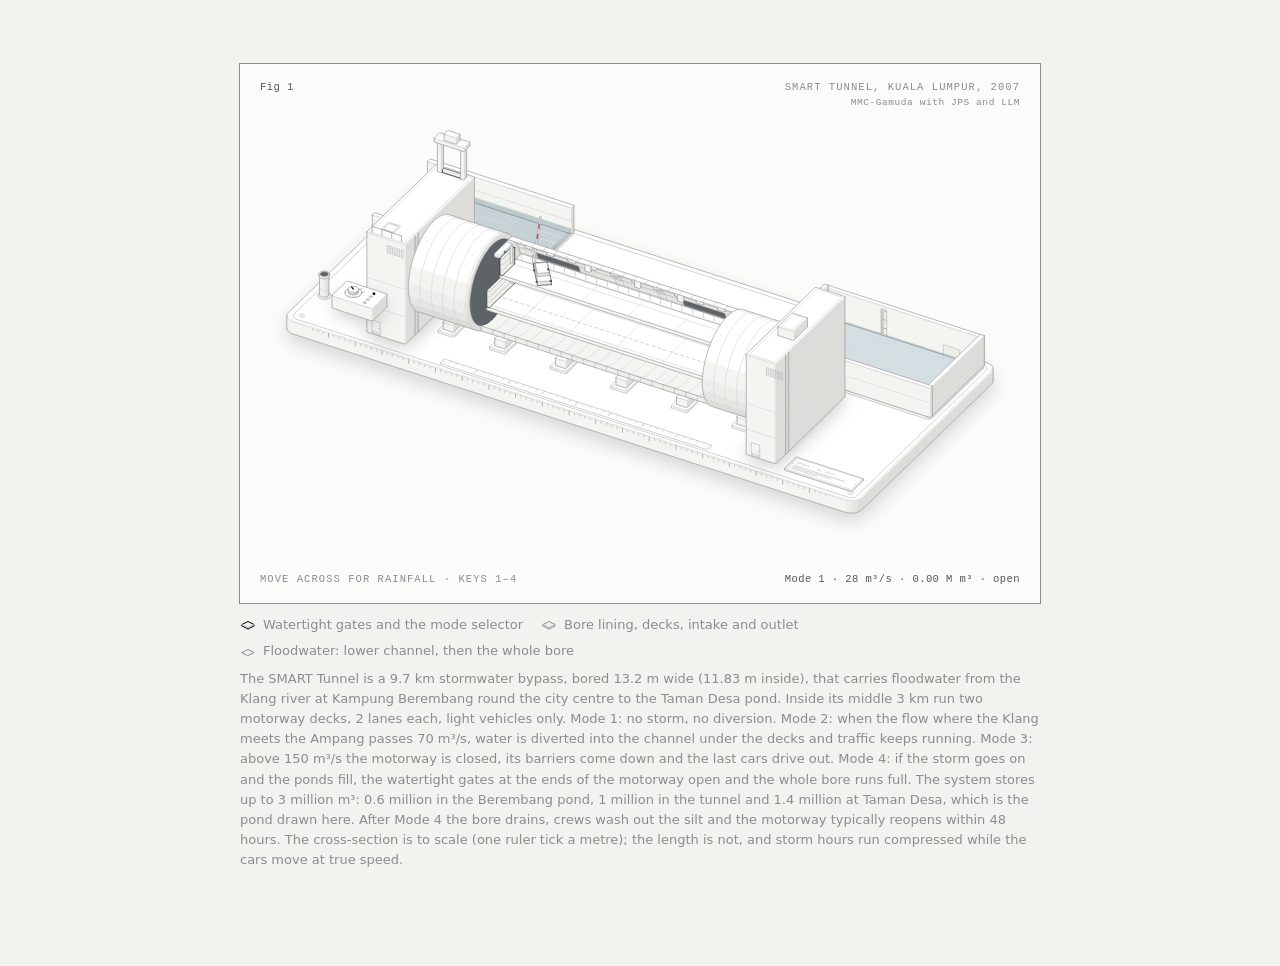
<file: smart-tunnel.html>
<!doctype html><html lang="en"><head><meta charset="utf-8"><meta name="viewport" content="width=device-width, initial-scale=1"><title>SMART Tunnel</title><style>
.iso{
  --anatomy-page:#0b0b0b;--anatomy-card:#131313;--anatomy-text:#a3a3a3;--anatomy-strong:#e6e6e6;--anatomy-muted:#6e6e6e;
  --anatomy-paper:#131313;--anatomy-face:#1b1b1b;--anatomy-top:#1c1c1c;
  --anatomy-shade-0:#0f0f0f;--anatomy-shade-1:#121212;--anatomy-shade-2:#151515;--anatomy-shade-3:#181818;
  --anatomy-lit-top:#262626;--anatomy-lit-shade:#1d1d1d;
  --anatomy-hi:#d4d4d4;--anatomy-mid:#6a6a6a;--anatomy-lo:#3e3e3e;--anatomy-faint:#2a2a2a;--anatomy-lit:#ffffff;
  --anatomy-halo:#050505;--anatomy-halo-opacity:.9;--anatomy-dot:#e6e6e6;
  --anatomy-red:#ff6b6b;--anatomy-green:#6be0a0;--anatomy-blue:#6b9bff;
  --anatomy-weight:.6px;--anatomy-ease:cubic-bezier(.32,.72,0,1);
  --anatomy-mono:ui-monospace,"SF Mono",Menlo,Consolas,monospace;
  --anatomy-lift:inset 0 1px 0 0 #ffffff0a,inset 0 0 0 1px #ffffff06,0 0 0 1px #00000026,0 1px 1px -.5px #00000014,0 3px 3px -1.5px #00000014,0 6px 6px -3px #00000014,0 12px 12px -6px #00000014;
}
.iso[data-theme="light"]{
  --anatomy-page:#f2f2ef;--anatomy-card:#fbfbfa;--anatomy-text:#57575a;--anatomy-strong:#18181a;--anatomy-muted:#8c8c90;
  --anatomy-paper:#fbfbfa;--anatomy-face:#ffffff;--anatomy-top:#ffffff;
  --anatomy-shade-0:#dcdcd9;--anatomy-shade-1:#e5e5e2;--anatomy-shade-2:#ededea;--anatomy-shade-3:#f4f4f1;
  --anatomy-lit-top:#ffffff;--anatomy-lit-shade:#eeeeeb;
  --anatomy-hi:#26262a;--anatomy-mid:#8a8a8f;--anatomy-lo:#b4b4b8;--anatomy-faint:#d4d4d6;--anatomy-lit:#000000;
  --anatomy-halo:#8a8a80;--anatomy-halo-opacity:.32;--anatomy-dot:#3a3a3e;
  --anatomy-red:#e5484d;--anatomy-green:#30a46c;--anatomy-blue:#3e63dd;
  --anatomy-lift:inset 0 1px 0 0 #ffffff,0 0 0 1px #0000000f,0 1px 1px -.5px #0000000a,0 3px 3px -1.5px #0000000a,0 6px 6px -3px #0000000a,0 12px 12px -6px #0000000a;
}
.iso-svg{display:block;width:100%;height:auto;overflow:visible}
.iso-svg path,.iso-svg circle{vector-effect:non-scaling-stroke}
.iso-fill{fill:var(--anatomy-paper);stroke:none}
.iso-solid[data-lit]>.iso-fill{fill:var(--anatomy-face)}
.iso-shade,.iso-top{stroke:none}
.iso-shade[data-shade="0"]{fill:var(--anatomy-shade-0)}
.iso-shade[data-shade="1"]{fill:var(--anatomy-shade-1)}
.iso-shade[data-shade="2"]{fill:var(--anatomy-shade-2)}
.iso-shade[data-shade="3"]{fill:var(--anatomy-shade-3)}
.iso-top{fill:var(--anatomy-top)}
.iso-solid[data-lit]>.iso-top{fill:var(--anatomy-lit-top)}
.iso-solid[data-lit]>.iso-shade{fill:var(--anatomy-lit-shade)}
.iso-solid[data-seamless]>.iso-shade,.iso-solid[data-seamless]>.iso-top{stroke-width:.4;stroke-linejoin:round}
.iso-solid[data-seamless]>.iso-shade[data-shade="0"]{stroke:var(--anatomy-shade-0)}
.iso-solid[data-seamless]>.iso-shade[data-shade="1"]{stroke:var(--anatomy-shade-1)}
.iso-solid[data-seamless]>.iso-shade[data-shade="2"]{stroke:var(--anatomy-shade-2)}
.iso-solid[data-seamless]>.iso-shade[data-shade="3"]{stroke:var(--anatomy-shade-3)}
.iso-solid[data-seamless]>.iso-top{stroke:var(--anatomy-top)}
.iso-solid[data-seamless][data-lit]>.iso-top{stroke:var(--anatomy-lit-top)}
.iso-solid[data-seamless][data-lit]>.iso-shade{stroke:var(--anatomy-lit-shade)}
.iso-solid[data-lit]>.iso-edge{stroke:var(--anatomy-lit)}
.iso-halo{fill:var(--anatomy-halo);stroke:none;filter:blur(9px);opacity:var(--anatomy-halo-opacity);transform:translateY(3px)}
.iso-line{fill:none;stroke:var(--anatomy-lo);stroke-width:var(--anatomy-weight);stroke-linecap:round;stroke-linejoin:round}
.iso-line[data-tone="hi"]{stroke:var(--anatomy-hi)}
.iso-line[data-tone="mid"]{stroke:var(--anatomy-mid)}
.iso-line[data-tone="lo"]{stroke:var(--anatomy-lo)}
.iso-line[data-tone="faint"]{stroke:var(--anatomy-faint)}
.iso-line[data-tone="lit"]{stroke:var(--anatomy-lit)}
.iso-line[data-tone="red"]{stroke:var(--anatomy-red)}
.iso-line[data-tone="green"]{stroke:var(--anatomy-green)}
.iso-line[data-tone="blue"]{stroke:var(--anatomy-blue)}
.iso-line[data-dotted]{stroke-dasharray:.01 3.5;stroke-width:1}
.iso-line[data-dashed]{stroke-dasharray:3 3}
.iso-line[data-flow]{stroke-dasharray:2 6}
.iso-wire-end{fill:var(--anatomy-paper);stroke:var(--anatomy-lo);stroke-width:var(--anatomy-weight)}
.iso-wire[data-tone="hi"] .iso-wire-end{stroke:var(--anatomy-hi)}
.iso-wire[data-tone="mid"] .iso-wire-end{stroke:var(--anatomy-mid)}
.iso-wire[data-tone="faint"] .iso-wire-end{stroke:var(--anatomy-faint)}
.iso-wire[data-tone="lit"] .iso-wire-end{stroke:var(--anatomy-lit)}
.iso-dots circle{fill:var(--anatomy-dot);stroke:none;opacity:.32}
.iso-dots[data-tone="hi"] circle{opacity:.85}
.iso-dots[data-tone="mid"] circle{opacity:.45}
.iso-dots[data-tone="lo"] circle{opacity:.22}
.iso-dots[data-tone="faint"] circle{opacity:.12}
.iso-face-text{fill:var(--anatomy-mid);font-family:var(--anatomy-mono);letter-spacing:.04em}
.iso-face-text[data-tone="hi"]{fill:var(--anatomy-hi)}
.iso-face-text[data-tone="lo"]{fill:var(--anatomy-lo)}
.iso-face-text[data-tone="faint"]{fill:var(--anatomy-faint)}
.tb-body{fill:var(--anatomy-shade-2);stroke:none}
.tb-shine{fill:var(--anatomy-top);stroke:none}
.tb-shade{fill:var(--anatomy-shade-0);stroke:none}
.tb-ring{fill:none;stroke:var(--anatomy-lo);stroke-width:.45;stroke-linecap:butt;stroke-linejoin:round}
.tb-ring[data-tone="mid"]{stroke:var(--anatomy-mid)}
.tb-ring[data-tone="faint"]{stroke:var(--anatomy-faint)}
.tb-ring[data-tone="hi"]{stroke:var(--anatomy-hi)}
@keyframes iso-flow{to{stroke-dashoffset:-32}}
@keyframes iso-pulse{0%,100%{opacity:.18}12%{opacity:1}40%{opacity:.18}}
.iso-line[data-flow]{animation:iso-flow 1600ms linear infinite}
.iso-dots circle[data-pulse]{animation:iso-pulse 1600ms steps(1,end) infinite;animation-delay:var(--pulse-at,0ms)}
.iso-figure{margin:32px 0 36px}
.iso-plate{position:relative;padding:52px 24px;border-radius:0;background:var(--anatomy-card);box-shadow:0 0 0 1px var(--anatomy-mid);--anatomy-paper:var(--anatomy-card)}
.iso-plate-corners{position:absolute;inset:18px 20px;pointer-events:none}
.iso-plate-corner{position:absolute;color:var(--anatomy-muted);font-family:var(--anatomy-mono);font-size:10.5px;line-height:1;letter-spacing:.04em;white-space:nowrap}
.iso-plate-corner[data-corner="fig"]{top:0;left:0;color:var(--anatomy-text)}
.iso-plate-corner[data-corner="title"]{top:0;right:0;text-transform:uppercase;letter-spacing:.1em}
.iso-plate-corner[data-corner="hint"]{bottom:0;left:0;text-transform:uppercase;letter-spacing:.1em}
.iso-plate-corner[data-corner="readout"]{right:0;bottom:0;color:var(--anatomy-text);font-variant-numeric:tabular-nums}
.iso-plate .iso-svg{margin:0 auto}
.iso-legend{display:grid;gap:8px;margin-top:12px;color:var(--anatomy-muted);font-size:13px;line-height:1.55}
.iso-keys{display:flex;flex-wrap:wrap;gap:6px 18px}
.iso-key{display:inline-flex;align-items:center;gap:7px}
.iso-swatch{width:16px;height:10px;flex:none;overflow:visible}
.iso-swatch path{fill:none;stroke:var(--anatomy-hi);stroke-width:1;vector-effect:non-scaling-stroke;stroke-linejoin:round;stroke-linecap:round}
.iso-swatch[data-mark="raised"] path,.iso-swatch[data-mark="flat"] path{stroke:var(--anatomy-mid)}
.iso-swatch[data-mark="lit"] path{stroke:var(--anatomy-lit)}
.iso-swatch[data-mark="dim"] path{stroke:var(--anatomy-lo)}
.iso-swatch[data-mark="dotted"] path{stroke-dasharray:.01 3;stroke-width:1.4}
.iso-swatch[data-mark="dashed"] path{stroke-dasharray:3 2.5}
.iso-swatch[data-mark="red"] path{stroke:var(--anatomy-red)}
.iso-swatch[data-mark="green"] path{stroke:var(--anatomy-green)}
.iso-swatch[data-mark="blue"] path{stroke:var(--anatomy-blue)}
.iso-swatch-crease{stroke:var(--anatomy-lo)!important}
@media (max-width:560px){.iso-plate{padding:48px 12px 70px}.iso-plate-corner[data-corner="hint"]{bottom:18px}}
@media (prefers-reduced-motion:reduce){.iso-line[data-flow],.iso-dots circle[data-pulse]{animation:none}}

*{box-sizing:border-box}
html{color-scheme:dark}
body[data-theme="light"]{color-scheme:light}
body{margin:0;background:var(--anatomy-page);color:var(--anatomy-text);font:14px/1.6 ui-sans-serif,system-ui,-apple-system,"Segoe UI",sans-serif;-webkit-font-smoothing:antialiased}
.iso-page{width:min(800px,100% - 32px);margin:64px auto 96px}
</style></head><body class="iso" data-theme="light"><main class="iso-page"><style>.st .iso-plate {
  overflow: hidden;
}

.st {
  --st-void: #5d6366;
  --st-water: #7f979f;
  --st-silt: #a08c70;
  --st-lamp-off: #c9c9cc;
  --st-lamp-on: #000000;
  --st-amber: #d98a1a;
  --st-go: #2f9e63;
  --st-stop: #d6403d;
}

.iso[data-theme="dark"] .st {
  --st-void: #050505;
  --st-water: #3f6f86;
  --st-silt: #6b5a42;
  --st-lamp-off: #2a2a2a;
  --st-lamp-on: #ffffff;
}

.st-credit {
  position: absolute;
  top: 34px;
  right: 20px;
  color: var(--anatomy-muted);
  font-family: var(--anatomy-mono);
  font-size: 9.5px;
  letter-spacing: 0.06em;
  line-height: 1;
  pointer-events: none;
}

.st-stage {
  position: relative;
  touch-action: pan-y;
  -webkit-tap-highlight-color: transparent;
  user-select: none;
  -webkit-user-select: none;
  cursor: ew-resize;
  margin: 0 -8px;
}

.st-stage:focus-visible {
  outline: 1px solid var(--anatomy-muted);
  outline-offset: 6px;
}

.st-said {
  position: absolute;
  width: 1px;
  height: 1px;
  overflow: hidden;
  clip-path: inset(50%);
  white-space: nowrap;
}

.st-stage > svg,
.st-stage > canvas {
  display: block;
  width: 100%;
  height: auto;
}

.st-stage > .st-layer {
  position: absolute;
  inset: 0;
  height: 100% !important;
  pointer-events: none;
}

.st-stage[data-gl] .st-fallback {
  display: none;
}

.st-void {
  fill: var(--st-void);
  stroke: none;
}

.st-water {
  fill: var(--st-water);
  fill-opacity: 0.55;
  stroke: none;
}

.st-silt path {
  fill: var(--st-silt);
  stroke: none;
}

.st-lamp {
  fill: var(--st-lamp-off);
}

.st-lamp[data-on] {
  fill: var(--st-lamp-on);
}

.st-signal {
  fill: var(--st-lamp-off);
}

.st-signal[data-state="go"] {
  fill: var(--st-go);
}

.st-signal[data-state="stop"] {
  fill: var(--st-stop);
}

.st-beacon {
  fill: var(--st-amber);
}

@media (max-width: 560px) {
  .st-credit {
    top: 32px;
    right: 12px;
    font-size: 8.5px;
  }
  .st-stage {
    margin: 0 -10px;
  }
}

.st-stripe {
  fill: var(--st-stop);
  stroke: none;
}
</style><div class="st"><figure class="iso-figure"><div class="iso-plate"><div class="iso-plate-corners" aria-hidden="true"><span class="iso-plate-corner" data-corner="fig">Fig 1</span><span class="iso-plate-corner" data-corner="title">SMART Tunnel, Kuala Lumpur, 2007</span><span class="iso-plate-corner" data-corner="hint">Move across for rainfall · keys 1–4</span><span class="iso-plate-corner" data-corner="readout" data-readout>Mode 1 · 28 m³/s · 0.00 M m³ · open</span></div><span class="st-credit">MMC-Gamuda with JPS and LLM</span><div class="st-stage" tabindex="0" role="slider" aria-roledescription="rainfall control" aria-valuemin="1" aria-valuemax="4" aria-valuenow="1" aria-valuetext="No storm" aria-label="SMART Tunnel. Move the pointer across the figure, or press 1 to 4 or the arrow keys, to set the rainfall from no storm to a prolonged storm."><span class="st-said" aria-live="polite"></span><svg xmlns="http://www.w3.org/2000/svg" class="iso-svg st-back" viewBox="0 0 760 430" role="img" aria-label="A cutaway model of Kuala Lumpur's SMART Tunnel on a base plate. A round bored tunnel lies on concrete cradles. At the left, a river channel and an intake chamber with a lift gate divert floodwater into it; at the right it empties into a holding pond. The middle section is cut open to show two motorway decks with small cars, above a stormwater channel at the bottom, and a watertight gate on each deck at the upstream end. As the rain control steps from no storm to a prolonged storm, water runs first in the bottom channel only, then the decks are cleared and closed, and finally the gates swing open and water fills the whole bore; then it drains, crews clean, and the cars return."><path class="iso-halo" d="M30.5 203.5L30.6 202.1L31.1 200.8L32.1 199.6L160.3 75.4L161.7 74.3L163.5 73.4L165.5 72.7L167.7 72.2L170.1 72L172.5 72L174.8 72.3L177 72.9L723.4 249.3L725.4 250.1L727 251.1L728.3 252.2L729.1 253.5L729.5 254.8L729.5 266.6L729.4 267.9L728.9 269.2L727.9 270.4L599.7 394.6L598.3 395.7L596.5 396.6L594.5 397.4L592.3 397.8L589.9 398L587.5 398L585.2 397.7L583 397.1L36.6 220.7L34.6 220L33 219L31.7 217.8L30.9 216.6L30.5 215.3Z"/><g class="iso-solid"><path class="iso-fill" d="M166 99.4L166.4 98.1L167.3 97L168.7 96L170.4 95.1L172.4 94.5L174.6 94.2L176.9 94.1L179.1 94.4L181.2 94.9L183 95.6L184.5 96.6L185.6 97.7L186.2 99L186.3 100.2L186.3 101.9L185.8 103.2L184.9 104.4L183.6 105.4L181.9 106.2L179.8 106.8L177.6 107.1L175.4 107.2L173.1 106.9L171 106.4L169.2 105.7L167.7 104.7L166.6 103.6L166.1 102.4L166 101.1Z"/><path class="iso-shade" data-shade="0" d="M184.9 104.4L183.6 105.4L183.6 103.7L184.9 102.7ZM183.6 105.4L181.9 106.2L181.9 104.5L183.6 103.7ZM186.3 101.9L185.8 103.2L185.8 101.5L186.3 100.2ZM185.8 103.2L184.9 104.4L184.9 102.7L185.8 101.5Z"/><path class="iso-shade" data-shade="1" d="M181.9 106.2L179.8 106.8L179.8 105.1L181.9 104.5ZM179.8 106.8L177.6 107.1L177.6 105.4L179.8 105.1ZM177.6 107.1L175.4 107.2L175.4 105.5L177.6 105.4Z"/><path class="iso-shade" data-shade="2" d="M175.4 107.2L173.1 106.9L173.1 105.3L175.4 105.5ZM173.1 106.9L171 106.4L171 104.7L173.1 105.3Z"/><path class="iso-shade" data-shade="3" d="M171 106.4L169.2 105.7L169.2 104L171 104.7ZM169.2 105.7L167.7 104.7L167.7 103L169.2 104ZM167.7 104.7L166.6 103.6L166.6 101.9L167.7 103ZM166.6 103.6L166.1 102.4L166.1 100.7L166.6 101.9ZM166.1 102.4L166 101.1L166 99.4L166.1 100.7Z"/><path class="iso-top" d="M184.9 102.7L183.6 103.7L181.9 104.5L179.8 105.1L177.6 105.4L175.4 105.5L173.1 105.3L171 104.7L169.2 104L167.7 103L166.6 101.9L166.1 100.7L166 99.4L166.4 98.1L167.3 97L168.7 96L170.4 95.1L172.4 94.5L174.6 94.2L176.9 94.1L179.1 94.4L181.2 94.9L183 95.6L184.5 96.6L185.6 97.7L186.2 99L186.3 100.2L185.8 101.5Z"/><path class="iso-line iso-crease" data-tone="faint" d="M186.3 100.2L185.8 101.5L184.9 102.7L183.6 103.7L181.9 104.5L179.8 105.1L177.6 105.4L175.4 105.5L173.1 105.3L171 104.7L169.2 104L167.7 103L166.6 101.9L166.1 100.7L166 99.4"/><path class="iso-line iso-edge" data-tone="lo" d="M166 99.4L166.4 98.1L167.3 97L168.7 96L170.4 95.1L172.4 94.5L174.6 94.2L176.9 94.1L179.1 94.4L181.2 94.9L183 95.6L184.5 96.6L185.6 97.7L186.2 99L186.3 100.2M186.3 101.9L185.8 103.2L184.9 104.4L183.6 105.4L181.9 106.2L179.8 106.8L177.6 107.1L175.4 107.2L173.1 106.9L171 106.4L169.2 105.7L167.7 104.7L166.6 103.6L166.1 102.4L166 101.1M166 99.4L166 101.1M186.3 100.2L186.3 101.9"/></g><g class="iso-solid"><path class="iso-fill" d="M168 96.1L168.3 95.1L169.1 94.2L170.2 93.3L171.5 92.7L173.1 92.2L174.9 91.9L176.7 91.9L178.5 92.1L180.2 92.5L181.7 93.1L182.8 93.9L183.7 94.8L184.2 95.8L184.2 96.8L184.2 100.2L183.9 101.2L183.2 102.1L182.1 102.9L180.7 103.6L179.1 104.1L177.3 104.3L175.5 104.4L173.7 104.2L172 103.8L170.6 103.2L169.4 102.4L168.5 101.5L168.1 100.5L168 99.5Z"/><path class="iso-shade" data-shade="0" d="M183.2 102.1L182.1 102.9L182.1 99.5L183.2 98.7ZM182.1 102.9L180.7 103.6L180.7 100.2L182.1 99.5ZM184.2 100.2L183.9 101.2L183.9 97.8L184.2 96.8ZM183.9 101.2L183.2 102.1L183.2 98.7L183.9 97.8Z"/><path class="iso-shade" data-shade="1" d="M180.7 103.6L179.1 104.1L179.1 100.7L180.7 100.2ZM179.1 104.1L177.3 104.3L177.3 100.9L179.1 100.7ZM177.3 104.3L175.5 104.4L175.5 101L177.3 100.9Z"/><path class="iso-shade" data-shade="2" d="M175.5 104.4L173.7 104.2L173.7 100.8L175.5 101ZM173.7 104.2L172 103.8L172 100.4L173.7 100.8Z"/><path class="iso-shade" data-shade="3" d="M172 103.8L170.6 103.2L170.6 99.8L172 100.4ZM170.6 103.2L169.4 102.4L169.4 99L170.6 99.8ZM169.4 102.4L168.5 101.5L168.5 98.1L169.4 99ZM168.5 101.5L168.1 100.5L168.1 97.1L168.5 98.1ZM168.1 100.5L168 99.5L168 96.1L168.1 97.1Z"/><path class="iso-top" d="M183.2 98.7L182.1 99.5L180.7 100.2L179.1 100.7L177.3 100.9L175.5 101L173.7 100.8L172 100.4L170.6 99.8L169.4 99L168.5 98.1L168.1 97.1L168 96.1L168.3 95.1L169.1 94.2L170.2 93.3L171.5 92.7L173.1 92.2L174.9 91.9L176.7 91.9L178.5 92.1L180.2 92.5L181.7 93.1L182.8 93.9L183.7 94.8L184.2 95.8L184.2 96.8L183.9 97.8Z"/><path class="iso-line iso-crease" data-tone="faint" d="M184.2 96.8L183.9 97.8L183.2 98.7L182.1 99.5L180.7 100.2L179.1 100.7L177.3 100.9L175.5 101L173.7 100.8L172 100.4L170.6 99.8L169.4 99L168.5 98.1L168.1 97.1L168 96.1"/><path class="iso-line iso-edge" data-tone="mid" d="M168 96.1L168.3 95.1L169.1 94.2L170.2 93.3L171.5 92.7L173.1 92.2L174.9 91.9L176.7 91.9L178.5 92.1L180.2 92.5L181.7 93.1L182.8 93.9L183.7 94.8L184.2 95.8L184.2 96.8M184.2 100.2L183.9 101.2L183.2 102.1L182.1 102.9L180.7 103.6L179.1 104.1L177.3 104.3L175.5 104.4L173.7 104.2L172 103.8L170.6 103.2L169.4 102.4L168.5 101.5L168.1 100.5L168 99.5M168 96.1L168 99.5M184.2 96.8L184.2 100.2"/></g><g class="iso-solid"><path class="iso-fill" d="M426.8 183.6L427.3 182.4L428.2 181.2L429.5 180.2L431.3 179.3L433.3 178.7L435.5 178.4L437.7 178.4L440 178.6L442.1 179.1L443.9 179.9L445.4 180.8L446.5 182L447.1 183.2L447.1 184.5L447.1 186.2L446.7 187.4L445.8 188.6L444.4 189.6L442.7 190.4L440.7 191L438.5 191.4L436.2 191.4L434 191.2L431.9 190.7L430.1 189.9L428.6 188.9L427.5 187.8L426.9 186.6L426.8 185.3Z"/><path class="iso-shade" data-shade="0" d="M445.8 188.6L444.4 189.6L444.4 187.9L445.8 186.9ZM444.4 189.6L442.7 190.4L442.7 188.7L444.4 187.9ZM447.1 186.2L446.7 187.4L446.7 185.7L447.1 184.5ZM446.7 187.4L445.8 188.6L445.8 186.9L446.7 185.7Z"/><path class="iso-shade" data-shade="1" d="M442.7 190.4L440.7 191L440.7 189.3L442.7 188.7ZM440.7 191L438.5 191.4L438.5 189.7L440.7 189.3ZM438.5 191.4L436.2 191.4L436.2 189.7L438.5 189.7Z"/><path class="iso-shade" data-shade="2" d="M436.2 191.4L434 191.2L434 189.5L436.2 189.7ZM434 191.2L431.9 190.7L431.9 189L434 189.5Z"/><path class="iso-shade" data-shade="3" d="M431.9 190.7L430.1 189.9L430.1 188.2L431.9 189ZM430.1 189.9L428.6 188.9L428.6 187.2L430.1 188.2ZM428.6 188.9L427.5 187.8L427.5 186.1L428.6 187.2ZM427.5 187.8L426.9 186.6L426.9 184.9L427.5 186.1ZM426.9 186.6L426.8 185.3L426.8 183.6L426.9 184.9Z"/><path class="iso-top" d="M445.8 186.9L444.4 187.9L442.7 188.7L440.7 189.3L438.5 189.7L436.2 189.7L434 189.5L431.9 189L430.1 188.2L428.6 187.2L427.5 186.1L426.9 184.9L426.8 183.6L427.3 182.4L428.2 181.2L429.5 180.2L431.3 179.3L433.3 178.7L435.5 178.4L437.7 178.4L440 178.6L442.1 179.1L443.9 179.9L445.4 180.8L446.5 182L447.1 183.2L447.1 184.5L446.7 185.7Z"/><path class="iso-line iso-crease" data-tone="faint" d="M447.1 184.5L446.7 185.7L445.8 186.9L444.4 187.9L442.7 188.7L440.7 189.3L438.5 189.7L436.2 189.7L434 189.5L431.9 189L430.1 188.2L428.6 187.2L427.5 186.1L426.9 184.9L426.8 183.6"/><path class="iso-line iso-edge" data-tone="lo" d="M426.8 183.6L427.3 182.4L428.2 181.2L429.5 180.2L431.3 179.3L433.3 178.7L435.5 178.4L437.7 178.4L440 178.6L442.1 179.1L443.9 179.9L445.4 180.8L446.5 182L447.1 183.2L447.1 184.5M447.1 186.2L446.7 187.4L445.8 188.6L444.4 189.6L442.7 190.4L440.7 191L438.5 191.4L436.2 191.4L434 191.2L431.9 190.7L430.1 189.9L428.6 188.9L427.5 187.8L426.9 186.6L426.8 185.3M426.8 183.6L426.8 185.3M447.1 184.5L447.1 186.2"/></g><g class="iso-solid"><path class="iso-fill" d="M428.9 180.3L429.2 179.3L429.9 178.4L431 177.6L432.4 176.9L434 176.4L435.8 176.2L437.6 176.1L439.4 176.3L441.1 176.7L442.5 177.3L443.7 178.1L444.6 179L445 180L445.1 181L445.1 184.4L444.8 185.4L444 186.3L443 187.1L441.6 187.8L440 188.3L438.2 188.5L436.4 188.6L434.6 188.4L432.9 188L431.5 187.4L430.3 186.6L429.4 185.7L428.9 184.7L428.9 183.7Z"/><path class="iso-shade" data-shade="0" d="M444 186.3L443 187.1L443 183.8L444 182.9ZM443 187.1L441.6 187.8L441.6 184.4L443 183.8ZM445.1 184.4L444.8 185.4L444.8 182L445.1 181ZM444.8 185.4L444 186.3L444 182.9L444.8 182Z"/><path class="iso-shade" data-shade="1" d="M441.6 187.8L440 188.3L440 184.9L441.6 184.4ZM440 188.3L438.2 188.5L438.2 185.2L440 184.9ZM438.2 188.5L436.4 188.6L436.4 185.2L438.2 185.2Z"/><path class="iso-shade" data-shade="2" d="M436.4 188.6L434.6 188.4L434.6 185L436.4 185.2ZM434.6 188.4L432.9 188L432.9 184.6L434.6 185Z"/><path class="iso-shade" data-shade="3" d="M432.9 188L431.5 187.4L431.5 184L432.9 184.6ZM431.5 187.4L430.3 186.6L430.3 183.2L431.5 184ZM430.3 186.6L429.4 185.7L429.4 182.3L430.3 183.2ZM429.4 185.7L428.9 184.7L428.9 181.3L429.4 182.3ZM428.9 184.7L428.9 183.7L428.9 180.3L428.9 181.3Z"/><path class="iso-top" d="M444 182.9L443 183.8L441.6 184.4L440 184.9L438.2 185.2L436.4 185.2L434.6 185L432.9 184.6L431.5 184L430.3 183.2L429.4 182.3L428.9 181.3L428.9 180.3L429.2 179.3L429.9 178.4L431 177.6L432.4 176.9L434 176.4L435.8 176.2L437.6 176.1L439.4 176.3L441.1 176.7L442.5 177.3L443.7 178.1L444.6 179L445 180L445.1 181L444.8 182Z"/><path class="iso-line iso-crease" data-tone="faint" d="M445.1 181L444.8 182L444 182.9L443 183.8L441.6 184.4L440 184.9L438.2 185.2L436.4 185.2L434.6 185L432.9 184.6L431.5 184L430.3 183.2L429.4 182.3L428.9 181.3L428.9 180.3"/><path class="iso-line iso-edge" data-tone="mid" d="M428.9 180.3L429.2 179.3L429.9 178.4L431 177.6L432.4 176.9L434 176.4L435.8 176.2L437.6 176.1L439.4 176.3L441.1 176.7L442.5 177.3L443.7 178.1L444.6 179L445 180L445.1 181M445.1 184.4L444.8 185.4L444 186.3L443 187.1L441.6 187.8L440 188.3L438.2 188.5L436.4 188.6L434.6 188.4L432.9 188L431.5 187.4L430.3 186.6L429.4 185.7L428.9 184.7L428.9 183.7M428.9 180.3L428.9 183.7M445.1 181L445.1 184.4"/></g><g class="iso-solid"><path class="iso-fill" d="M52 209.8L52.4 208.5L53.3 207.4L54.7 206.3L56.4 205.5L58.4 204.9L60.6 204.6L62.9 204.5L65.1 204.8L67.2 205.3L69.1 206L70.6 207L71.6 208.1L72.2 209.4L72.3 210.6L72.3 212.3L71.9 213.6L71 214.7L69.6 215.8L67.9 216.6L65.9 217.2L63.7 217.5L61.4 217.6L59.1 217.3L57.1 216.8L55.2 216.1L53.7 215.1L52.7 214L52.1 212.7L52 211.5Z"/><path class="iso-shade" data-shade="0" d="M71 214.7L69.6 215.8L69.6 214.1L71 213.1ZM69.6 215.8L67.9 216.6L67.9 214.9L69.6 214.1ZM72.3 212.3L71.9 213.6L71.9 211.9L72.3 210.6ZM71.9 213.6L71 214.7L71 213.1L71.9 211.9Z"/><path class="iso-shade" data-shade="1" d="M67.9 216.6L65.9 217.2L65.9 215.5L67.9 214.9ZM65.9 217.2L63.7 217.5L63.7 215.8L65.9 215.5ZM63.7 217.5L61.4 217.6L61.4 215.9L63.7 215.8Z"/><path class="iso-shade" data-shade="2" d="M61.4 217.6L59.1 217.3L59.1 215.7L61.4 215.9ZM59.1 217.3L57.1 216.8L57.1 215.1L59.1 215.7Z"/><path class="iso-shade" data-shade="3" d="M57.1 216.8L55.2 216.1L55.2 214.4L57.1 215.1ZM55.2 216.1L53.7 215.1L53.7 213.4L55.2 214.4ZM53.7 215.1L52.7 214L52.7 212.3L53.7 213.4ZM52.7 214L52.1 212.7L52.1 211.1L52.7 212.3ZM52.1 212.7L52 211.5L52 209.8L52.1 211.1Z"/><path class="iso-top" d="M71 213.1L69.6 214.1L67.9 214.9L65.9 215.5L63.7 215.8L61.4 215.9L59.1 215.7L57.1 215.1L55.2 214.4L53.7 213.4L52.7 212.3L52.1 211.1L52 209.8L52.4 208.5L53.3 207.4L54.7 206.3L56.4 205.5L58.4 204.9L60.6 204.6L62.9 204.5L65.1 204.8L67.2 205.3L69.1 206L70.6 207L71.6 208.1L72.2 209.4L72.3 210.6L71.9 211.9Z"/><path class="iso-line iso-crease" data-tone="faint" d="M72.3 210.6L71.9 211.9L71 213.1L69.6 214.1L67.9 214.9L65.9 215.5L63.7 215.8L61.4 215.9L59.1 215.7L57.1 215.1L55.2 214.4L53.7 213.4L52.7 212.3L52.1 211.1L52 209.8"/><path class="iso-line iso-edge" data-tone="lo" d="M52 209.8L52.4 208.5L53.3 207.4L54.7 206.3L56.4 205.5L58.4 204.9L60.6 204.6L62.9 204.5L65.1 204.8L67.2 205.3L69.1 206L70.6 207L71.6 208.1L72.2 209.4L72.3 210.6M72.3 212.3L71.9 213.6L71 214.7L69.6 215.8L67.9 216.6L65.9 217.2L63.7 217.5L61.4 217.6L59.1 217.3L57.1 216.8L55.2 216.1L53.7 215.1L52.7 214L52.1 212.7L52 211.5M52 209.8L52 211.5M72.3 210.6L72.3 212.3"/></g><g class="iso-solid"><path class="iso-fill" d="M54 206.5L54.4 205.5L55.1 204.6L56.2 203.7L57.6 203.1L59.2 202.6L60.9 202.3L62.8 202.3L64.5 202.5L66.2 202.9L67.7 203.5L68.9 204.3L69.7 205.2L70.2 206.2L70.3 207.2L70.3 210.6L69.9 211.6L69.2 212.5L68.1 213.3L66.7 214L65.1 214.5L63.4 214.7L61.5 214.8L59.7 214.6L58.1 214.2L56.6 213.6L55.4 212.8L54.6 211.9L54.1 210.9L54 209.9Z"/><path class="iso-shade" data-shade="0" d="M69.2 212.5L68.1 213.3L68.1 209.9L69.2 209.1ZM68.1 213.3L66.7 214L66.7 210.6L68.1 209.9ZM70.3 210.6L69.9 211.6L69.9 208.2L70.3 207.2ZM69.9 211.6L69.2 212.5L69.2 209.1L69.9 208.2Z"/><path class="iso-shade" data-shade="1" d="M66.7 214L65.1 214.5L65.1 211.1L66.7 210.6ZM65.1 214.5L63.4 214.7L63.4 211.3L65.1 211.1ZM63.4 214.7L61.5 214.8L61.5 211.4L63.4 211.3Z"/><path class="iso-shade" data-shade="2" d="M61.5 214.8L59.7 214.6L59.7 211.2L61.5 211.4ZM59.7 214.6L58.1 214.2L58.1 210.8L59.7 211.2Z"/><path class="iso-shade" data-shade="3" d="M58.1 214.2L56.6 213.6L56.6 210.2L58.1 210.8ZM56.6 213.6L55.4 212.8L55.4 209.4L56.6 210.2ZM55.4 212.8L54.6 211.9L54.6 208.5L55.4 209.4ZM54.6 211.9L54.1 210.9L54.1 207.5L54.6 208.5ZM54.1 210.9L54 209.9L54 206.5L54.1 207.5Z"/><path class="iso-top" d="M69.2 209.1L68.1 209.9L66.7 210.6L65.1 211.1L63.4 211.3L61.5 211.4L59.7 211.2L58.1 210.8L56.6 210.2L55.4 209.4L54.6 208.5L54.1 207.5L54 206.5L54.4 205.5L55.1 204.6L56.2 203.7L57.6 203.1L59.2 202.6L60.9 202.3L62.8 202.3L64.5 202.5L66.2 202.9L67.7 203.5L68.9 204.3L69.7 205.2L70.2 206.2L70.3 207.2L69.9 208.2Z"/><path class="iso-line iso-crease" data-tone="faint" d="M70.3 207.2L69.9 208.2L69.2 209.1L68.1 209.9L66.7 210.6L65.1 211.1L63.4 211.3L61.5 211.4L59.7 211.2L58.1 210.8L56.6 210.2L55.4 209.4L54.6 208.5L54.1 207.5L54 206.5"/><path class="iso-line iso-edge" data-tone="mid" d="M54 206.5L54.4 205.5L55.1 204.6L56.2 203.7L57.6 203.1L59.2 202.6L60.9 202.3L62.8 202.3L64.5 202.5L66.2 202.9L67.7 203.5L68.9 204.3L69.7 205.2L70.2 206.2L70.3 207.2M70.3 210.6L69.9 211.6L69.2 212.5L68.1 213.3L66.7 214L65.1 214.5L63.4 214.7L61.5 214.8L59.7 214.6L58.1 214.2L56.6 213.6L55.4 212.8L54.6 211.9L54.1 210.9L54 209.9M54 206.5L54 209.9M70.3 207.2L70.3 210.6"/></g><g class="iso-solid"><path class="iso-fill" d="M687.7 267.8L688.1 266.6L689 265.4L690.4 264.4L692.1 263.6L694.1 263L696.3 262.6L698.6 262.6L700.9 262.8L702.9 263.3L704.8 264.1L706.3 265.1L707.3 266.2L707.9 267.4L708 268.7L708 270.4L707.6 271.6L706.7 272.8L705.3 273.8L703.6 274.7L701.6 275.2L699.4 275.6L697.1 275.6L694.9 275.4L692.8 274.9L690.9 274.1L689.4 273.2L688.4 272L687.8 270.8L687.7 269.5Z"/><path class="iso-shade" data-shade="0" d="M706.7 272.8L705.3 273.8L705.3 272.1L706.7 271.1ZM705.3 273.8L703.6 274.7L703.6 273L705.3 272.1ZM708 270.4L707.6 271.6L707.6 269.9L708 268.7ZM707.6 271.6L706.7 272.8L706.7 271.1L707.6 269.9Z"/><path class="iso-shade" data-shade="1" d="M703.6 274.7L701.6 275.2L701.6 273.6L703.6 273ZM701.6 275.2L699.4 275.6L699.4 273.9L701.6 273.6ZM699.4 275.6L697.1 275.6L697.1 273.9L699.4 273.9Z"/><path class="iso-shade" data-shade="2" d="M697.1 275.6L694.9 275.4L694.9 273.7L697.1 273.9ZM694.9 275.4L692.8 274.9L692.8 273.2L694.9 273.7Z"/><path class="iso-shade" data-shade="3" d="M692.8 274.9L690.9 274.1L690.9 272.4L692.8 273.2ZM690.9 274.1L689.4 273.2L689.4 271.5L690.9 272.4ZM689.4 273.2L688.4 272L688.4 270.3L689.4 271.5ZM688.4 272L687.8 270.8L687.8 269.1L688.4 270.3ZM687.8 270.8L687.7 269.5L687.7 267.8L687.8 269.1Z"/><path class="iso-top" d="M706.7 271.1L705.3 272.1L703.6 273L701.6 273.6L699.4 273.9L697.1 273.9L694.9 273.7L692.8 273.2L690.9 272.4L689.4 271.5L688.4 270.3L687.8 269.1L687.7 267.8L688.1 266.6L689 265.4L690.4 264.4L692.1 263.6L694.1 263L696.3 262.6L698.6 262.6L700.9 262.8L702.9 263.3L704.8 264.1L706.3 265.1L707.3 266.2L707.9 267.4L708 268.7L707.6 269.9Z"/><path class="iso-line iso-crease" data-tone="faint" d="M708 268.7L707.6 269.9L706.7 271.1L705.3 272.1L703.6 273L701.6 273.6L699.4 273.9L697.1 273.9L694.9 273.7L692.8 273.2L690.9 272.4L689.4 271.5L688.4 270.3L687.8 269.1L687.7 267.8"/><path class="iso-line iso-edge" data-tone="lo" d="M687.7 267.8L688.1 266.6L689 265.4L690.4 264.4L692.1 263.6L694.1 263L696.3 262.6L698.6 262.6L700.9 262.8L702.9 263.3L704.8 264.1L706.3 265.1L707.3 266.2L707.9 267.4L708 268.7M708 270.4L707.6 271.6L706.7 272.8L705.3 273.8L703.6 274.7L701.6 275.2L699.4 275.6L697.1 275.6L694.9 275.4L692.8 274.9L690.9 274.1L689.4 273.2L688.4 272L687.8 270.8L687.7 269.5M687.7 267.8L687.7 269.5M708 268.7L708 270.4"/></g><g class="iso-solid"><path class="iso-fill" d="M689.7 264.5L690.1 263.5L690.8 262.6L691.9 261.8L693.3 261.1L694.9 260.7L696.6 260.4L698.5 260.3L700.3 260.5L701.9 260.9L703.4 261.6L704.6 262.3L705.4 263.2L705.9 264.2L706 265.2L706 268.6L705.6 269.6L704.9 270.5L703.8 271.4L702.4 272L700.8 272.5L699.1 272.8L697.2 272.8L695.5 272.6L693.8 272.2L692.3 271.6L691.1 270.8L690.3 269.9L689.8 268.9L689.7 267.9Z"/><path class="iso-shade" data-shade="0" d="M704.9 270.5L703.8 271.4L703.8 268L704.9 267.2ZM703.8 271.4L702.4 272L702.4 268.7L703.8 268ZM706 268.6L705.6 269.6L705.6 266.2L706 265.2ZM705.6 269.6L704.9 270.5L704.9 267.2L705.6 266.2Z"/><path class="iso-shade" data-shade="1" d="M702.4 272L700.8 272.5L700.8 269.1L702.4 268.7ZM700.8 272.5L699.1 272.8L699.1 269.4L700.8 269.1ZM699.1 272.8L697.2 272.8L697.2 269.4L699.1 269.4Z"/><path class="iso-shade" data-shade="2" d="M697.2 272.8L695.5 272.6L695.5 269.2L697.2 269.4ZM695.5 272.6L693.8 272.2L693.8 268.8L695.5 269.2Z"/><path class="iso-shade" data-shade="3" d="M693.8 272.2L692.3 271.6L692.3 268.2L693.8 268.8ZM692.3 271.6L691.1 270.8L691.1 267.5L692.3 268.2ZM691.1 270.8L690.3 269.9L690.3 266.6L691.1 267.5ZM690.3 269.9L689.8 268.9L689.8 265.6L690.3 266.6ZM689.8 268.9L689.7 267.9L689.7 264.5L689.8 265.6Z"/><path class="iso-top" d="M704.9 267.2L703.8 268L702.4 268.7L700.8 269.1L699.1 269.4L697.2 269.4L695.5 269.2L693.8 268.8L692.3 268.2L691.1 267.5L690.3 266.6L689.8 265.6L689.7 264.5L690.1 263.5L690.8 262.6L691.9 261.8L693.3 261.1L694.9 260.7L696.6 260.4L698.5 260.3L700.3 260.5L701.9 260.9L703.4 261.6L704.6 262.3L705.4 263.2L705.9 264.2L706 265.2L705.6 266.2Z"/><path class="iso-line iso-crease" data-tone="faint" d="M706 265.2L705.6 266.2L704.9 267.2L703.8 268L702.4 268.7L700.8 269.1L699.1 269.4L697.2 269.4L695.5 269.2L693.8 268.8L692.3 268.2L691.1 267.5L690.3 266.6L689.8 265.6L689.7 264.5"/><path class="iso-line iso-edge" data-tone="mid" d="M689.7 264.5L690.1 263.5L690.8 262.6L691.9 261.8L693.3 261.1L694.9 260.7L696.6 260.4L698.5 260.3L700.3 260.5L701.9 260.9L703.4 261.6L704.6 262.3L705.4 263.2L705.9 264.2L706 265.2M706 268.6L705.6 269.6L704.9 270.5L703.8 271.4L702.4 272L700.8 272.5L699.1 272.8L697.2 272.8L695.5 272.6L693.8 272.2L692.3 271.6L691.1 270.8L690.3 269.9L689.8 268.9L689.7 267.9M689.7 264.5L689.7 267.9M706 265.2L706 268.6"/></g><g class="iso-solid"><path class="iso-fill" d="M312.9 294L313.3 292.8L314.2 291.6L315.6 290.6L317.3 289.7L319.3 289.1L321.5 288.8L323.8 288.8L326 289L328.1 289.5L329.9 290.3L331.4 291.2L332.5 292.4L333.1 293.6L333.2 294.9L333.2 296.5L332.7 297.8L331.8 299L330.5 300L328.7 300.8L326.7 301.4L324.5 301.7L322.3 301.8L320 301.6L317.9 301.1L316.1 300.3L314.6 299.3L313.5 298.2L312.9 297L312.9 295.7Z"/><path class="iso-shade" data-shade="0" d="M331.8 299L330.5 300L330.5 298.3L331.8 297.3ZM330.5 300L328.7 300.8L328.7 299.1L330.5 298.3ZM333.2 296.5L332.7 297.8L332.7 296.1L333.2 294.9ZM332.7 297.8L331.8 299L331.8 297.3L332.7 296.1Z"/><path class="iso-shade" data-shade="1" d="M328.7 300.8L326.7 301.4L326.7 299.7L328.7 299.1ZM326.7 301.4L324.5 301.7L324.5 300.1L326.7 299.7ZM324.5 301.7L322.3 301.8L322.3 300.1L324.5 300.1Z"/><path class="iso-shade" data-shade="2" d="M322.3 301.8L320 301.6L320 299.9L322.3 300.1ZM320 301.6L317.9 301.1L317.9 299.4L320 299.9Z"/><path class="iso-shade" data-shade="3" d="M317.9 301.1L316.1 300.3L316.1 298.6L317.9 299.4ZM316.1 300.3L314.6 299.3L314.6 297.6L316.1 298.6ZM314.6 299.3L313.5 298.2L313.5 296.5L314.6 297.6ZM313.5 298.2L312.9 297L312.9 295.3L313.5 296.5ZM312.9 297L312.9 295.7L312.9 294L312.9 295.3Z"/><path class="iso-top" d="M331.8 297.3L330.5 298.3L328.7 299.1L326.7 299.7L324.5 300.1L322.3 300.1L320 299.9L317.9 299.4L316.1 298.6L314.6 297.6L313.5 296.5L312.9 295.3L312.9 294L313.3 292.8L314.2 291.6L315.6 290.6L317.3 289.7L319.3 289.1L321.5 288.8L323.8 288.8L326 289L328.1 289.5L329.9 290.3L331.4 291.2L332.5 292.4L333.1 293.6L333.2 294.9L332.7 296.1Z"/><path class="iso-line iso-crease" data-tone="faint" d="M333.2 294.9L332.7 296.1L331.8 297.3L330.5 298.3L328.7 299.1L326.7 299.7L324.5 300.1L322.3 300.1L320 299.9L317.9 299.4L316.1 298.6L314.6 297.6L313.5 296.5L312.9 295.3L312.9 294"/><path class="iso-line iso-edge" data-tone="lo" d="M312.9 294L313.3 292.8L314.2 291.6L315.6 290.6L317.3 289.7L319.3 289.1L321.5 288.8L323.8 288.8L326 289L328.1 289.5L329.9 290.3L331.4 291.2L332.5 292.4L333.1 293.6L333.2 294.9M333.2 296.5L332.7 297.8L331.8 299L330.5 300L328.7 300.8L326.7 301.4L324.5 301.7L322.3 301.8L320 301.6L317.9 301.1L316.1 300.3L314.6 299.3L313.5 298.2L312.9 297L312.9 295.7M312.9 294L312.9 295.7M333.2 294.9L333.2 296.5"/></g><g class="iso-solid"><path class="iso-fill" d="M314.9 290.7L315.2 289.7L316 288.8L317 288L318.4 287.3L320 286.8L321.8 286.6L323.6 286.5L325.4 286.7L327.1 287.1L328.5 287.7L329.7 288.5L330.6 289.4L331.1 290.4L331.1 291.4L331.1 294.8L330.8 295.8L330.1 296.7L329 297.5L327.6 298.2L326 298.7L324.2 298.9L322.4 299L320.6 298.8L318.9 298.4L317.5 297.8L316.3 297L315.4 296.1L315 295.1L314.9 294.1Z"/><path class="iso-shade" data-shade="0" d="M330.1 296.7L329 297.5L329 294.2L330.1 293.3ZM329 297.5L327.6 298.2L327.6 294.8L329 294.2ZM331.1 294.8L330.8 295.8L330.8 292.4L331.1 291.4ZM330.8 295.8L330.1 296.7L330.1 293.3L330.8 292.4Z"/><path class="iso-shade" data-shade="1" d="M327.6 298.2L326 298.7L326 295.3L327.6 294.8ZM326 298.7L324.2 298.9L324.2 295.6L326 295.3ZM324.2 298.9L322.4 299L322.4 295.6L324.2 295.6Z"/><path class="iso-shade" data-shade="2" d="M322.4 299L320.6 298.8L320.6 295.4L322.4 295.6ZM320.6 298.8L318.9 298.4L318.9 295L320.6 295.4Z"/><path class="iso-shade" data-shade="3" d="M318.9 298.4L317.5 297.8L317.5 294.4L318.9 295ZM317.5 297.8L316.3 297L316.3 293.6L317.5 294.4ZM316.3 297L315.4 296.1L315.4 292.7L316.3 293.6ZM315.4 296.1L315 295.1L315 291.7L315.4 292.7ZM315 295.1L314.9 294.1L314.9 290.7L315 291.7Z"/><path class="iso-top" d="M330.1 293.3L329 294.2L327.6 294.8L326 295.3L324.2 295.6L322.4 295.6L320.6 295.4L318.9 295L317.5 294.4L316.3 293.6L315.4 292.7L315 291.7L314.9 290.7L315.2 289.7L316 288.8L317 288L318.4 287.3L320 286.8L321.8 286.6L323.6 286.5L325.4 286.7L327.1 287.1L328.5 287.7L329.7 288.5L330.6 289.4L331.1 290.4L331.1 291.4L330.8 292.4Z"/><path class="iso-line iso-crease" data-tone="faint" d="M331.1 291.4L330.8 292.4L330.1 293.3L329 294.2L327.6 294.8L326 295.3L324.2 295.6L322.4 295.6L320.6 295.4L318.9 295L317.5 294.4L316.3 293.6L315.4 292.7L315 291.7L314.9 290.7"/><path class="iso-line iso-edge" data-tone="mid" d="M314.9 290.7L315.2 289.7L316 288.8L317 288L318.4 287.3L320 286.8L321.8 286.6L323.6 286.5L325.4 286.7L327.1 287.1L328.5 287.7L329.7 288.5L330.6 289.4L331.1 290.4L331.1 291.4M331.1 294.8L330.8 295.8L330.1 296.7L329 297.5L327.6 298.2L326 298.7L324.2 298.9L322.4 299L320.6 298.8L318.9 298.4L317.5 297.8L316.3 297L315.4 296.1L315 295.1L314.9 294.1M314.9 290.7L314.9 294.1M331.1 291.4L331.1 294.8"/></g><g class="iso-solid"><path class="iso-fill" d="M573.7 378.2L574.2 377L575.1 375.8L576.4 374.8L578.1 374L580.2 373.4L582.4 373L584.6 373L586.9 373.2L589 373.7L590.8 374.5L592.3 375.5L593.4 376.6L593.9 377.8L594 379.1L594 380.8L593.6 382L592.7 383.2L591.3 384.2L589.6 385L587.6 385.6L585.4 386L583.1 386L580.9 385.8L578.8 385.3L577 384.5L575.5 383.5L574.4 382.4L573.8 381.2L573.7 379.9Z"/><path class="iso-shade" data-shade="0" d="M592.7 383.2L591.3 384.2L591.3 382.5L592.7 381.5ZM591.3 384.2L589.6 385L589.6 383.4L591.3 382.5ZM594 380.8L593.6 382L593.6 380.3L594 379.1ZM593.6 382L592.7 383.2L592.7 381.5L593.6 380.3Z"/><path class="iso-shade" data-shade="1" d="M589.6 385L587.6 385.6L587.6 384L589.6 383.4ZM587.6 385.6L585.4 386L585.4 384.3L587.6 384ZM585.4 386L583.1 386L583.1 384.3L585.4 384.3Z"/><path class="iso-shade" data-shade="2" d="M583.1 386L580.9 385.8L580.9 384.1L583.1 384.3ZM580.9 385.8L578.8 385.3L578.8 383.6L580.9 384.1Z"/><path class="iso-shade" data-shade="3" d="M578.8 385.3L577 384.5L577 382.8L578.8 383.6ZM577 384.5L575.5 383.5L575.5 381.9L577 382.8ZM575.5 383.5L574.4 382.4L574.4 380.7L575.5 381.9ZM574.4 382.4L573.8 381.2L573.8 379.5L574.4 380.7ZM573.8 381.2L573.7 379.9L573.7 378.2L573.8 379.5Z"/><path class="iso-top" d="M592.7 381.5L591.3 382.5L589.6 383.4L587.6 384L585.4 384.3L583.1 384.3L580.9 384.1L578.8 383.6L577 382.8L575.5 381.9L574.4 380.7L573.8 379.5L573.7 378.2L574.2 377L575.1 375.8L576.4 374.8L578.1 374L580.2 373.4L582.4 373L584.6 373L586.9 373.2L589 373.7L590.8 374.5L592.3 375.5L593.4 376.6L593.9 377.8L594 379.1L593.6 380.3Z"/><path class="iso-line iso-crease" data-tone="faint" d="M594 379.1L593.6 380.3L592.7 381.5L591.3 382.5L589.6 383.4L587.6 384L585.4 384.3L583.1 384.3L580.9 384.1L578.8 383.6L577 382.8L575.5 381.9L574.4 380.7L573.8 379.5L573.7 378.2"/><path class="iso-line iso-edge" data-tone="lo" d="M573.7 378.2L574.2 377L575.1 375.8L576.4 374.8L578.1 374L580.2 373.4L582.4 373L584.6 373L586.9 373.2L589 373.7L590.8 374.5L592.3 375.5L593.4 376.6L593.9 377.8L594 379.1M594 380.8L593.6 382L592.7 383.2L591.3 384.2L589.6 385L587.6 385.6L585.4 386L583.1 386L580.9 385.8L578.8 385.3L577 384.5L575.5 383.5L574.4 382.4L573.8 381.2L573.7 379.9M573.7 378.2L573.7 379.9M594 379.1L594 380.8"/></g><g class="iso-solid"><path class="iso-fill" d="M575.8 374.9L576.1 373.9L576.8 373L577.9 372.2L579.3 371.5L580.9 371L582.7 370.8L584.5 370.7L586.3 370.9L588 371.3L589.4 371.9L590.6 372.7L591.5 373.6L591.9 374.6L592 375.6L592 379L591.7 380L590.9 380.9L589.8 381.8L588.5 382.4L586.9 382.9L585.1 383.2L583.3 383.2L581.5 383L579.8 382.6L578.3 382L577.2 381.2L576.3 380.3L575.8 379.3L575.8 378.3Z"/><path class="iso-shade" data-shade="0" d="M590.9 380.9L589.8 381.8L589.8 378.4L590.9 377.6ZM589.8 381.8L588.5 382.4L588.5 379L589.8 378.4ZM592 379L591.7 380L591.7 376.6L592 375.6ZM591.7 380L590.9 380.9L590.9 377.6L591.7 376.6Z"/><path class="iso-shade" data-shade="1" d="M588.5 382.4L586.9 382.9L586.9 379.5L588.5 379ZM586.9 382.9L585.1 383.2L585.1 379.8L586.9 379.5ZM585.1 383.2L583.3 383.2L583.3 379.8L585.1 379.8Z"/><path class="iso-shade" data-shade="2" d="M583.3 383.2L581.5 383L581.5 379.6L583.3 379.8ZM581.5 383L579.8 382.6L579.8 379.2L581.5 379.6Z"/><path class="iso-shade" data-shade="3" d="M579.8 382.6L578.3 382L578.3 378.6L579.8 379.2ZM578.3 382L577.2 381.2L577.2 377.8L578.3 378.6ZM577.2 381.2L576.3 380.3L576.3 376.9L577.2 377.8ZM576.3 380.3L575.8 379.3L575.8 376L576.3 376.9ZM575.8 379.3L575.8 378.3L575.8 374.9L575.8 376Z"/><path class="iso-top" d="M590.9 377.6L589.8 378.4L588.5 379L586.9 379.5L585.1 379.8L583.3 379.8L581.5 379.6L579.8 379.2L578.3 378.6L577.2 377.8L576.3 376.9L575.8 376L575.8 374.9L576.1 373.9L576.8 373L577.9 372.2L579.3 371.5L580.9 371L582.7 370.8L584.5 370.7L586.3 370.9L588 371.3L589.4 371.9L590.6 372.7L591.5 373.6L591.9 374.6L592 375.6L591.7 376.6Z"/><path class="iso-line iso-crease" data-tone="faint" d="M592 375.6L591.7 376.6L590.9 377.6L589.8 378.4L588.5 379L586.9 379.5L585.1 379.8L583.3 379.8L581.5 379.6L579.8 379.2L578.3 378.6L577.2 377.8L576.3 376.9L575.8 376L575.8 374.9"/><path class="iso-line iso-edge" data-tone="mid" d="M575.8 374.9L576.1 373.9L576.8 373L577.9 372.2L579.3 371.5L580.9 371L582.7 370.8L584.5 370.7L586.3 370.9L588 371.3L589.4 371.9L590.6 372.7L591.5 373.6L591.9 374.6L592 375.6M592 379L591.7 380L590.9 380.9L589.8 381.8L588.5 382.4L586.9 382.9L585.1 383.2L583.3 383.2L581.5 383L579.8 382.6L578.3 382L577.2 381.2L576.3 380.3L575.8 379.3L575.8 378.3M575.8 374.9L575.8 378.3M592 375.6L592 379"/></g><g class="iso-solid"><path class="iso-fill" d="M30.5 198.4L30.6 197.1L31.1 195.7L32.1 194.5L160.3 70.3L161.7 69.2L163.5 68.3L165.5 67.6L167.7 67.2L170.1 66.9L172.5 67L174.8 67.3L177 67.8L723.4 244.2L725.4 245L727 246L728.3 247.1L729.1 248.4L729.5 249.7L729.5 261.5L729.4 262.9L728.9 264.2L727.9 265.4L599.7 389.6L598.3 390.7L596.5 391.6L594.5 392.3L592.3 392.8L589.9 393L587.5 392.9L585.2 392.6L583 392.1L36.6 215.7L34.6 214.9L33 213.9L31.7 212.8L30.9 211.5L30.5 210.2Z"/><path class="iso-shade" data-shade="0" d="M729.5 261.5L729.4 262.9L729.4 251.1L729.5 249.7ZM729.4 262.9L728.9 264.2L728.9 252.4L729.4 251.1ZM728.9 264.2L727.9 265.4L727.9 253.6L728.9 252.4ZM727.9 265.4L599.7 389.6L599.7 377.8L727.9 253.6ZM599.7 389.6L598.3 390.7L598.3 378.9L599.7 377.8ZM598.3 390.7L596.5 391.6L596.5 379.8L598.3 378.9ZM596.5 391.6L594.5 392.3L594.5 380.5L596.5 379.8Z"/><path class="iso-shade" data-shade="1" d="M594.5 392.3L592.3 392.8L592.3 380.9L594.5 380.5ZM592.3 392.8L589.9 393L589.9 381.2L592.3 380.9Z"/><path class="iso-shade" data-shade="2" d="M589.9 393L587.5 392.9L587.5 381.1L589.9 381.2ZM587.5 392.9L585.2 392.6L585.2 380.8L587.5 381.1ZM585.2 392.6L583 392.1L583 380.3L585.2 380.8Z"/><path class="iso-shade" data-shade="3" d="M583 392.1L36.6 215.7L36.6 203.9L583 380.3ZM36.6 215.7L34.6 214.9L34.6 203.1L36.6 203.9ZM34.6 214.9L33 213.9L33 202.1L34.6 203.1ZM33 213.9L31.7 212.8L31.7 201L33 202.1ZM31.7 212.8L30.9 211.5L30.9 199.7L31.7 201ZM30.9 211.5L30.5 210.2L30.5 198.4L30.9 199.7Z"/><path class="iso-top" d="M723.4 244.2L725.4 245L727 246L728.3 247.1L729.1 248.4L729.5 249.7L729.4 251.1L728.9 252.4L727.9 253.6L599.7 377.8L598.3 378.9L596.5 379.8L594.5 380.5L592.3 380.9L589.9 381.2L587.5 381.1L585.2 380.8L583 380.3L36.6 203.9L34.6 203.1L33 202.1L31.7 201L30.9 199.7L30.5 198.4L30.6 197.1L31.1 195.7L32.1 194.5L160.3 70.3L161.7 69.2L163.5 68.3L165.5 67.6L167.7 67.2L170.1 66.9L172.5 67L174.8 67.3L177 67.8Z"/><path class="iso-line iso-crease" data-tone="faint" d="M729.5 249.7L729.4 251.1L728.9 252.4L727.9 253.6L599.7 377.8L598.3 378.9L596.5 379.8L594.5 380.5L592.3 380.9L589.9 381.2L587.5 381.1L585.2 380.8L583 380.3L36.6 203.9L34.6 203.1L33 202.1L31.7 201L30.9 199.7L30.5 198.4"/><path class="iso-line iso-bevel" data-tone="faint" d="M729.5 249.7L727.8 250.9L727.3 252.1L726.4 253.2L598.3 377.3L597.1 378.3L595.5 379L593.8 379.7L591.8 380.1L589.8 380.3L587.7 380.2L585.7 380L583.7 379.5L37.5 203.1L35.7 202.4L34.3 201.5L33.2 200.6L32.5 199.5L30.5 198.4"/><path class="iso-line iso-edge" data-tone="mid" d="M30.5 198.4L30.6 197.1L31.1 195.7L32.1 194.5L160.3 70.3L161.7 69.2L163.5 68.3L165.5 67.6L167.7 67.2L170.1 66.9L172.5 67L174.8 67.3L177 67.8L723.4 244.2L725.4 245L727 246L728.3 247.1L729.1 248.4L729.5 249.7M729.5 261.5L729.4 262.9L728.9 264.2L727.9 265.4L599.7 389.6L598.3 390.7L596.5 391.6L594.5 392.3L592.3 392.8L589.9 393L587.5 392.9L585.2 392.6L583 392.1L36.6 215.7L34.6 214.9L33 213.9L31.7 212.8L30.9 211.5L30.5 210.2M729.5 249.7L729.5 261.5M30.5 198.4L30.5 210.2"/></g><path class="iso-line" data-tone="lo" d="M720.4 247.2L721.3 247.6L722.2 248.1L722.8 248.7L723.2 249.3L723.4 249.9L723.4 250.6L723.1 251.3L722.6 251.9L594.4 376.1L593.7 376.6L592.8 377.1L591.8 377.4L590.7 377.7L589.5 377.8L588.3 377.7L587.1 377.6L586 377.3L39.6 200.9L38.7 200.5L37.8 200L37.2 199.5L36.8 198.8L36.6 198.2L36.6 197.5L36.9 196.8L37.4 196.2L165.6 72L166.3 71.5L167.2 71L168.2 70.7L169.3 70.5L170.5 70.3L171.7 70.4L172.9 70.5L174 70.8Z"/><path class="iso-line" data-tone="lo" d="M174.1 76.1L173.4 76.6L172.4 76.8L171.3 76.9L170.2 76.7L169.4 76.3L168.9 75.7L168.8 75.1L169.2 74.5L169.9 74L170.9 73.8L172 73.7L173.1 73.9L173.9 74.3L174.4 74.9L174.5 75.5ZM717 251.4L716.3 251.8L715.3 252.1L714.2 252.2L713.1 252L712.3 251.5L711.8 251L711.7 250.4L712.1 249.8L712.8 249.3L713.8 249L714.9 249L716 249.2L716.8 249.6L717.3 250.2L717.4 250.8ZM47.9 198.3L47.2 198.8L46.2 199.1L45.1 199.1L44 198.9L43.2 198.5L42.7 197.9L42.6 197.3L43 196.7L43.7 196.3L44.7 196L45.8 195.9L46.9 196.1L47.7 196.6L48.2 197.1L48.3 197.7ZM590.8 373.6L590.1 374.1L589.1 374.3L588 374.4L586.9 374.2L586.1 373.8L585.6 373.2L585.5 372.6L585.9 372L586.6 371.5L587.6 371.3L588.7 371.2L589.8 371.4L590.6 371.8L591.1 372.4L591.2 373Z"/><g class="iso-dots" data-tone="mid"><circle cx="171.7" cy="75.3" r="0.55"/><circle cx="714.5" cy="250.6" r="0.55"/><circle cx="45.5" cy="197.5" r="0.55"/><circle cx="588.3" cy="372.8" r="0.55"/></g><path class="iso-line" data-tone="lo" d="M56 210.1L56 212.1M61.3 211.8L61.3 213.8M66.5 213.5L66.5 215.6M77.1 216.9L77.1 219M82.4 218.7L82.4 220.7M87.7 220.4L87.7 222.4M93 222.1L93 224.1M103.6 225.5L103.6 227.5M108.8 227.2L108.8 229.2M114.1 228.9L114.1 230.9M119.4 230.6L119.4 232.6M130 234L130 236M135.3 235.7L135.3 237.7M140.6 237.4L140.6 239.5M145.9 239.1L145.9 241.2M156.4 242.6L156.4 244.6M161.7 244.3L161.7 246.3M167 246L167 248M172.3 247.7L172.3 249.7M182.9 251.1L182.9 253.1M188.2 252.8L188.2 254.8M193.4 254.5L193.4 256.5M198.7 256.2L198.7 258.2M209.3 259.6L209.3 261.7M214.6 261.3L214.6 263.4M219.9 263L219.9 265.1M225.2 264.7L225.2 266.8M235.8 268.2L235.8 270.2M241 269.9L241 271.9M246.3 271.6L246.3 273.6M251.6 273.3L251.6 275.3M262.2 276.7L262.2 278.7M267.5 278.4L267.5 280.4M272.8 280.1L272.8 282.1M278.1 281.8L278.1 283.8M288.6 285.2L288.6 287.3M293.9 286.9L293.9 289M299.2 288.6L299.2 290.7M304.5 290.4L304.5 292.4M315.1 293.8L315.1 295.8M320.4 295.5L320.4 297.5M325.6 297.2L325.6 299.2M330.9 298.9L330.9 300.9M341.5 302.3L341.5 304.3M346.8 304L346.8 306M352.1 305.7L352.1 307.7M357.4 307.4L357.4 309.5M367.9 310.8L367.9 312.9M373.2 312.5L373.2 314.6M378.5 314.3L378.5 316.3M383.8 316L383.8 318M394.4 319.4L394.4 321.4M399.7 321.1L399.7 323.1M405 322.8L405 324.8M410.3 324.5L410.3 326.5M420.8 327.9L420.8 329.9M426.1 329.6L426.1 331.6M431.4 331.3L431.4 333.4M436.7 333L436.7 335.1M447.3 336.4L447.3 338.5M452.6 338.2L452.6 340.2M457.8 339.9L457.8 341.9M463.1 341.6L463.1 343.6M473.7 345L473.7 347M479 346.7L479 348.7M484.3 348.4L484.3 350.4M489.6 350.1L489.6 352.1M500.1 353.5L500.1 355.5M505.4 355.2L505.4 357.3M510.7 356.9L510.7 359M516 358.6L516 360.7M526.6 362.1L526.6 364.1M531.9 363.8L531.9 365.8M537.2 365.5L537.2 367.5M542.4 367.2L542.4 369.2M553 370.6L553 372.6M558.3 372.3L558.3 374.3M563.6 374L563.6 376"/><path class="iso-line" data-tone="mid" d="M71.8 215.2L71.8 219.1M98.3 223.8L98.3 227.7M124.7 232.3L124.7 236.2M151.1 240.8L151.1 244.7M177.6 249.4L177.6 253.3M204 257.9L204 261.8M230.5 266.5L230.5 270.3M256.9 275L256.9 278.9M283.3 283.5L283.3 287.4M309.8 292.1L309.8 295.9M336.2 300.6L336.2 304.5M362.7 309.1L362.7 313M389.1 317.7L389.1 321.6M415.5 326.2L415.5 330.1M442 334.7L442 338.6M468.4 343.3L468.4 347.2M494.9 351.8L494.9 355.7M521.3 360.3L521.3 364.2M547.7 368.9L547.7 372.8"/><g class="iso-solid"><path class="iso-fill" d="M182.5 244.1L182.7 243.8L185.7 240.8L186.1 240.6L186.6 240.5L187.1 240.6L449.7 325.4L450.1 325.6L450.3 325.9L450.3 326.6L450.1 326.9L447.1 329.8L446.7 330L446.2 330.1L445.7 330L183 245.2L182.7 245L182.5 244.7Z"/><path class="iso-shade" data-shade="0" d="M450.3 326.6L450.1 326.9L450.1 326.2L450.3 325.9ZM450.1 326.9L447.1 329.8L447.1 329.1L450.1 326.2ZM447.1 329.8L446.7 330L446.7 329.3L447.1 329.1Z"/><path class="iso-shade" data-shade="1" d="M446.7 330L446.2 330.1L446.2 329.4L446.7 329.3Z"/><path class="iso-shade" data-shade="2" d="M446.2 330.1L445.7 330L445.7 329.3L446.2 329.4Z"/><path class="iso-shade" data-shade="3" d="M445.7 330L183 245.2L183 244.6L445.7 329.3ZM183 245.2L182.7 245L182.7 244.3L183 244.6ZM182.7 245L182.5 244.7L182.5 244.1L182.7 244.3Z"/><path class="iso-top" d="M449.7 325.4L450.1 325.6L450.3 325.9L450.1 326.2L447.1 329.1L446.7 329.3L446.2 329.4L445.7 329.3L183 244.6L182.7 244.3L182.5 244.1L182.7 243.8L185.7 240.8L186.1 240.6L186.6 240.5L187.1 240.6Z"/><path class="iso-line iso-edge" data-tone="lo" d="M182.5 244.1L182.7 243.8L185.7 240.8L186.1 240.6L186.6 240.5L187.1 240.6L449.7 325.4L450.1 325.6L450.3 325.9M450.3 326.6L450.1 326.9L447.1 329.8L446.7 330L446.2 330.1L445.7 330L183 245.2L182.7 245L182.5 244.7M450.3 325.9L450.3 326.6M182.5 244.1L182.5 244.7"/></g><path class="iso-line" data-tone="lo" d="M192.4 242.9L191.3 244M199 245L197.9 246.1M205.6 247.2L204.5 248.3M212.2 249.3L211.1 250.4M225.4 253.6L224.3 254.7M232 255.7L230.9 256.8M238.7 257.8L237.5 258.9M245.3 260L244.1 261.1M258.5 264.2L257.4 265.3M265.1 266.4L264 267.5M271.7 268.5L270.6 269.6M278.3 270.6L277.2 271.7M291.5 274.9L290.4 276M298.1 277.1L297 278.1M304.8 279.2L303.6 280.3M311.4 281.3L310.2 282.4M324.6 285.6L323.5 286.7M331.2 287.7L330.1 288.8M337.8 289.9L336.7 290.9M344.4 292L343.3 293.1M357.6 296.3L356.5 297.3M364.2 298.4L363.1 299.5M370.9 300.5L369.7 301.6M377.5 302.7L376.3 303.7M390.7 306.9L389.6 308M397.3 309.1L396.2 310.1M403.9 311.2L402.8 312.3M410.5 313.3L409.4 314.4M423.7 317.6L422.6 318.7M430.3 319.7L429.2 320.8M437 321.9L435.8 322.9M443.6 324L442.4 325.1"/><path class="iso-line" data-tone="mid" d="M218.8 251.4L216.6 253.6M251.9 262.1L249.6 264.3M284.9 272.8L282.7 275M318 283.5L315.7 285.6M351 294.1L348.8 296.3M384.1 304.8L381.8 307M417.1 315.5L414.9 317.6"/><g class="iso-dots" data-tone="mid"><circle cx="186.1" cy="242.9" r="0.45"/><circle cx="446.7" cy="327" r="0.45"/></g><g class="iso-solid"><path class="iso-fill" d="M522.9 349L523.2 348.6L533.8 338.3L534.4 337.9L535.2 337.8L535.9 337.9L600.3 358.7L600.8 359L601 359.5L601 360.3L600.8 360.7L590.1 371.1L589.6 371.4L588.8 371.5L588 371.4L523.7 350.6L523.2 350.3L522.9 349.9Z"/><path class="iso-shade" data-shade="0" d="M601 360.3L600.8 360.7L600.8 359.9L601 359.5ZM600.8 360.7L590.1 371.1L590.1 370.2L600.8 359.9ZM590.1 371.1L589.6 371.4L589.6 370.5L590.1 370.2Z"/><path class="iso-shade" data-shade="1" d="M589.6 371.4L588.8 371.5L588.8 370.7L589.6 370.5Z"/><path class="iso-shade" data-shade="2" d="M588.8 371.5L588 371.4L588 370.5L588.8 370.7Z"/><path class="iso-shade" data-shade="3" d="M588 371.4L523.7 350.6L523.7 349.8L588 370.5ZM523.7 350.6L523.2 350.3L523.2 349.5L523.7 349.8ZM523.2 350.3L522.9 349.9L522.9 349L523.2 349.5Z"/><path class="iso-top" d="M600.3 358.7L600.8 359L601 359.5L600.8 359.9L590.1 370.2L589.6 370.5L588.8 370.7L588 370.5L523.7 349.8L523.2 349.5L522.9 349L523.2 348.6L533.8 338.3L534.4 337.9L535.2 337.8L535.9 337.9Z"/><path class="iso-line iso-crease" data-tone="faint" d="M601 359.5L600.8 359.9L590.1 370.2L589.6 370.5L588.8 370.7L588 370.5L523.7 349.8L523.2 349.5L522.9 349"/><path class="iso-line iso-edge" data-tone="mid" d="M522.9 349L523.2 348.6L533.8 338.3L534.4 337.9L535.2 337.8L535.9 337.9L600.3 358.7L600.8 359L601 359.5M601 360.3L600.8 360.7L590.1 371.1L589.6 371.4L588.8 371.5L588 371.4L523.7 350.6L523.2 350.3L522.9 349.9M601 359.5L601 360.3M522.9 349L522.9 349.9"/></g><path class="iso-line" data-tone="faint" d="M599.1 359.5L588.7 369.6L524.9 349L535.3 338.9Z"/><text class="iso-face-text" data-tone="lo" transform="matrix(0.881 0.285 -0.509 0.493 535.053 343.905)" font-size="4.4" text-anchor="start">SMART · KL 2007</text><path class="iso-line" data-tone="lo" data-free="" d="M533 345.9L582.4 361.8M531.7 347.2L568.7 359.1M530.4 348.4L555 356.4"/><g class="iso-dots" data-tone="mid"><circle cx="531" cy="344.2" r="0.45"/><circle cx="593" cy="364.3" r="0.45"/></g><g class="iso-solid"><path class="iso-fill" d="M114.6 123.8L114.7 123.4L171.7 68.2L172.3 67.9L173.1 68L314.1 113.5L314.6 113.8L314.6 116.4L314.5 116.8L257.5 172L256.9 172.3L256.1 172.2L115.1 126.7L114.6 126.3Z"/><path class="iso-shade" data-shade="0" d="M314.6 116.4L314.5 116.8L314.5 114.3L314.6 113.8ZM314.5 116.8L257.5 172L257.5 169.5L314.5 114.3ZM257.5 172L256.9 172.3L256.9 169.7L257.5 169.5Z"/><path class="iso-shade" data-shade="2" d="M256.9 172.3L256.1 172.2L256.1 169.7L256.9 169.7Z"/><path class="iso-shade" data-shade="3" d="M256.1 172.2L115.1 126.7L115.1 124.2L256.1 169.7ZM115.1 126.7L114.6 126.3L114.6 123.8L115.1 124.2Z"/><path class="iso-top" d="M314.1 113.5L314.6 113.8L314.5 114.3L257.5 169.5L256.9 169.7L256.1 169.7L115.1 124.2L114.6 123.8L114.7 123.4L171.7 68.2L172.3 67.9L173.1 68Z"/><path class="iso-line iso-crease" data-tone="faint" d="M314.6 113.8L314.5 114.3L257.5 169.5L256.9 169.7L256.1 169.7L115.1 124.2L114.6 123.8"/><path class="iso-line iso-bevel" data-tone="faint" d="M314.6 113.8L314.1 114.2L257.2 169.3L256.7 169.5L256.2 169.5L115.3 124L114.6 123.8"/><path class="iso-line iso-edge" data-tone="lo" d="M114.6 123.8L114.7 123.4L171.7 68.2L172.3 67.9L173.1 68L314.1 113.5L314.6 113.8M314.6 116.4L314.5 116.8L257.5 172L256.9 172.3L256.1 172.2L115.1 126.7L114.6 126.3M314.6 113.8L314.6 116.4M114.6 123.8L114.6 126.3"/></g><g class="iso-solid"><path class="iso-fill" d="M169.6 45.3L169.7 44.8L171.7 42.9L172.3 42.6L173.1 42.7L314.1 88.2L314.6 88.5L314.6 113.8L314.5 114.3L312.4 116.3L311.8 116.5L311 116.5L170 70.9L169.6 70.6Z"/><path class="iso-shade" data-shade="0" d="M314.6 113.8L314.5 114.3L314.5 89L314.6 88.5ZM314.5 114.3L312.4 116.3L312.4 90.9L314.5 89ZM312.4 116.3L311.8 116.5L311.8 91.2L312.4 90.9Z"/><path class="iso-shade" data-shade="2" d="M311.8 116.5L311 116.5L311 91.2L311.8 91.2Z"/><path class="iso-shade" data-shade="3" d="M311 116.5L170 70.9L170 45.6L311 91.2ZM170 70.9L169.6 70.6L169.6 45.3L170 45.6Z"/><path class="iso-top" d="M314.1 88.2L314.6 88.5L314.5 89L312.4 90.9L311.8 91.2L311 91.2L170 45.6L169.6 45.3L169.7 44.8L171.7 42.9L172.3 42.6L173.1 42.7Z"/><path class="iso-line iso-crease" data-tone="faint" d="M314.6 88.5L314.5 89L312.4 90.9L311.8 91.2L311 91.2L170 45.6L169.6 45.3"/><path class="iso-line iso-bevel" data-tone="faint" d="M314.6 88.5L313.9 88.9L312 90.7L311.6 90.9L311.2 90.8L170.4 45.4L169.6 45.3"/><path class="iso-line" data-tone="faint" d="M314.6 101.2L314.5 101.6L312.4 103.6L311.8 103.9L311 103.8L170 58.3L169.6 57.9"/><path class="iso-line iso-edge" data-tone="mid" d="M169.6 45.3L169.7 44.8L171.7 42.9L172.3 42.6L173.1 42.7L314.1 88.2L314.6 88.5M314.6 113.8L314.5 114.3L312.4 116.3L311.8 116.5L311 116.5L170 70.9L169.6 70.6M314.6 88.5L314.6 113.8M169.6 45.3L169.6 70.6"/></g><g class="iso-solid"><path class="iso-fill" d="M201.6 81.3L206.9 83L206.9 59.4L201.6 57.7Z"/><path class="iso-shade" data-shade="2" d="M201.6 81.3L206.9 83L206.9 59.4L201.6 57.7Z"/><path class="iso-line iso-edge" data-tone="lo" d="M201.6 81.3L206.9 83L206.9 59.4L201.6 57.7Z"/></g><path class="iso-line" data-tone="mid" d="M201.6 59.4L206.4 60.9M201.6 61.1L203.7 61.8M201.6 62.8L203.7 63.4M201.6 64.5L203.7 65.1M201.6 66.1L203.7 66.8M201.6 67.8L206.4 69.4M201.6 69.5L203.7 70.2M201.6 71.2L203.7 71.9M201.6 72.9L203.7 73.6M201.6 74.6L203.7 75.3M201.6 76.3L206.4 77.8M201.6 78L203.7 78.6M201.6 79.6L203.7 80.3"/><g class="iso-solid"><path class="iso-fill" d="M510 246.4L510.6 245.3L560.4 197L561.9 196.2L564 195.8L566 196.2L717.6 245.1L719.1 245.9L719.6 247.1L719.6 249.6L719.1 250.7L669.2 299L667.7 299.9L665.7 300.2L663.7 299.9L512.1 250.9L510.6 250.1L510 248.9Z"/><path class="iso-shade" data-shade="0" d="M719.6 249.6L719.1 250.7L719.1 248.2L719.6 247.1ZM719.1 250.7L669.2 299L669.2 296.5L719.1 248.2ZM669.2 299L667.7 299.9L667.7 297.3L669.2 296.5Z"/><path class="iso-shade" data-shade="1" d="M667.7 299.9L665.7 300.2L665.7 297.6L667.7 297.3Z"/><path class="iso-shade" data-shade="2" d="M665.7 300.2L663.7 299.9L663.7 297.3L665.7 297.6Z"/><path class="iso-shade" data-shade="3" d="M663.7 299.9L512.1 250.9L512.1 248.4L663.7 297.3ZM512.1 250.9L510.6 250.1L510.6 247.6L512.1 248.4ZM510.6 250.1L510 248.9L510 246.4L510.6 247.6Z"/><path class="iso-top" d="M717.6 245.1L719.1 245.9L719.6 247.1L719.1 248.2L669.2 296.5L667.7 297.3L665.7 297.6L663.7 297.3L512.1 248.4L510.6 247.6L510 246.4L510.6 245.3L560.4 197L561.9 196.2L564 195.8L566 196.2Z"/><path class="iso-line iso-crease" data-tone="faint" d="M719.6 247.1L719.1 248.2L669.2 296.5L667.7 297.3L665.7 297.6L663.7 297.3L512.1 248.4L510.6 247.6L510 246.4"/><path class="iso-line iso-bevel" data-tone="faint" d="M719.6 247.1L718.6 248.1L668.8 296.3L667.5 297.1L665.7 297.3L663.9 297.1L512.4 248.2L511 247.4L510 246.4"/><path class="iso-line iso-edge" data-tone="lo" d="M510 246.4L510.6 245.3L560.4 197L561.9 196.2L564 195.8L566 196.2L717.6 245.1L719.1 245.9L719.6 247.1M719.6 249.6L719.1 250.7L669.2 299L667.7 299.9L665.7 300.2L663.7 299.9L512.1 250.9L510.6 250.1L510 248.9M719.6 247.1L719.6 249.6M510 246.4L510 248.9"/></g><g class="iso-solid"><path class="iso-fill" d="M560.3 168.7L560.4 168.3L562 166.8L562.6 166.6L563.4 166.6L720.2 217.3L720.7 217.6L720.7 246.3L720.6 246.7L719.1 248.2L718.5 248.5L717.7 248.4L560.8 197.8L560.3 197.4Z"/><path class="iso-shade" data-shade="0" d="M720.7 246.3L720.6 246.7L720.6 218L720.7 217.6ZM720.6 246.7L719.1 248.2L719.1 219.5L720.6 218ZM719.1 248.2L718.5 248.5L718.5 219.8L719.1 219.5Z"/><path class="iso-shade" data-shade="2" d="M718.5 248.5L717.7 248.4L717.7 219.7L718.5 219.8Z"/><path class="iso-shade" data-shade="3" d="M717.7 248.4L560.8 197.8L560.8 169.1L717.7 219.7ZM560.8 197.8L560.3 197.4L560.3 168.7L560.8 169.1Z"/><path class="iso-top" d="M720.2 217.3L720.7 217.6L720.6 218L719.1 219.5L718.5 219.8L717.7 219.7L560.8 169.1L560.3 168.7L560.4 168.3L562 166.8L562.6 166.6L563.4 166.6Z"/><path class="iso-line iso-crease" data-tone="faint" d="M720.7 217.6L720.6 218L719.1 219.5L718.5 219.8L717.7 219.7L560.8 169.1L560.3 168.7"/><path class="iso-line iso-bevel" data-tone="faint" d="M720.7 217.6L720 217.9L718.6 219.3L718.3 219.4L717.9 219.4L561.2 168.8L560.3 168.7"/><path class="iso-line iso-edge" data-tone="mid" d="M560.3 168.7L560.4 168.3L562 166.8L562.6 166.6L563.4 166.6L720.2 217.3L720.7 217.6M720.7 246.3L720.6 246.7L719.1 248.2L718.5 248.5L717.7 248.4L560.8 197.8L560.3 197.4M720.7 217.6L720.7 246.3M560.3 168.7L560.3 197.4"/></g><g class="iso-solid"><path class="iso-fill" d="M509 218.5L509.1 218.1L562 166.8L562.6 166.6L563.4 166.6L566 167.5L566.5 167.8L566.5 196.5L566.4 196.9L513.5 248.2L512.8 248.4L512.1 248.4L509.4 247.5L509 247.2Z"/><path class="iso-shade" data-shade="0" d="M566.5 196.5L566.4 196.9L566.4 168.2L566.5 167.8ZM566.4 196.9L513.5 248.2L513.5 219.5L566.4 168.2ZM513.5 248.2L512.8 248.4L512.8 219.8L513.5 219.5Z"/><path class="iso-shade" data-shade="2" d="M512.8 248.4L512.1 248.4L512.1 219.7L512.8 219.8Z"/><path class="iso-shade" data-shade="3" d="M512.1 248.4L509.4 247.5L509.4 218.9L512.1 219.7ZM509.4 247.5L509 247.2L509 218.5L509.4 218.9Z"/><path class="iso-top" d="M566 167.5L566.5 167.8L566.4 168.2L513.5 219.5L512.8 219.8L512.1 219.7L509.4 218.9L509 218.5L509.1 218.1L562 166.8L562.6 166.6L563.4 166.6Z"/><path class="iso-line iso-crease" data-tone="faint" d="M566.5 167.8L566.4 168.2L513.5 219.5L512.8 219.8L512.1 219.7L509.4 218.9L509 218.5"/><path class="iso-line iso-bevel" data-tone="faint" d="M566.5 167.8L565.8 168.1L513 219.3L512.7 219.4L512.3 219.4L509.8 218.6L509 218.5"/><path class="iso-line iso-edge" data-tone="mid" d="M509 218.5L509.1 218.1L562 166.8L562.6 166.6L563.4 166.6L566 167.5L566.5 167.8M566.5 196.5L566.4 196.9L513.5 248.2L512.8 248.4L512.1 248.4L509.4 247.5L509 247.2M566.5 167.8L566.5 196.5M509 218.5L509 247.2"/></g><g class="iso-solid"><path class="iso-fill" d="M618.9 216.6L624.2 218.3L624.2 192.2L618.9 190.5Z"/><path class="iso-shade" data-shade="2" d="M618.9 216.6L624.2 218.3L624.2 192.2L618.9 190.5Z"/><path class="iso-line iso-edge" data-tone="lo" d="M618.9 216.6L624.2 218.3L624.2 192.2L618.9 190.5Z"/></g><path class="iso-line" data-tone="mid" d="M618.8 192.2L623.6 193.8M618.8 193.9L620.9 194.6M618.8 195.6L620.9 196.3M618.8 197.3L620.9 198M618.8 199L620.9 199.7M618.8 200.7L623.6 202.2M618.8 202.3L620.9 203M618.8 204L620.9 204.7M618.8 205.7L620.9 206.4M618.8 207.4L620.9 208.1M618.8 209.1L623.6 210.6M618.8 210.8L620.9 211.5M618.8 212.5L620.9 213.2M618.8 214.2L620.9 214.8"/><g class="iso-solid st-void"><path class="iso-fill" d="M680.6 236.5L696.5 241.6L696.5 231.5L680.6 226.4Z"/><path class="iso-shade" data-shade="2" d="M680.6 236.5L696.5 241.6L696.5 231.5L680.6 226.4Z"/><path class="iso-line iso-edge" data-tone="lo" d="M680.6 236.5L696.5 241.6L696.5 231.5L680.6 226.4Z"/></g></svg><canvas class="st-layer st-gl st-gl-open" aria-hidden="true"></canvas><svg xmlns="http://www.w3.org/2000/svg" class="iso-svg st-layer st-fb" viewBox="0 0 760 430" aria-hidden="true"><g class="st-fallback"><path data-part="fb-river" class="st-water"/><path data-part="fb-pond" class="st-water"/></g></svg><svg xmlns="http://www.w3.org/2000/svg" class="iso-svg st-layer st-mid" viewBox="0 0 760 430" aria-hidden="true"><g class="iso-solid"><path class="iso-fill" d="M180.1 212.3L180.2 211.8L205.2 187.6L206 187.2L206.9 187.3L220.7 191.8L221.2 192.2L221.2 194.2L221.1 194.7L196.1 218.9L195.3 219.3L194.4 219.2L180.7 214.8L180.1 214.3Z"/><path class="iso-shade" data-shade="0" d="M221.2 194.2L221.1 194.7L221.1 192.7L221.2 192.2ZM221.1 194.7L196.1 218.9L196.1 216.9L221.1 192.7ZM196.1 218.9L195.3 219.3L195.3 217.2L196.1 216.9Z"/><path class="iso-shade" data-shade="2" d="M195.3 219.3L194.4 219.2L194.4 217.2L195.3 217.2Z"/><path class="iso-shade" data-shade="3" d="M194.4 219.2L180.7 214.8L180.7 212.7L194.4 217.2ZM180.7 214.8L180.1 214.3L180.1 212.3L180.7 212.7Z"/><path class="iso-top" d="M220.7 191.8L221.2 192.2L221.1 192.7L196.1 216.9L195.3 217.2L194.4 217.2L180.7 212.7L180.1 212.3L180.2 211.8L205.2 187.6L206 187.2L206.9 187.3Z"/><path class="iso-line iso-crease" data-tone="faint" d="M221.2 192.2L221.1 192.7L196.1 216.9L195.3 217.2L194.4 217.2L180.7 212.7L180.1 212.3"/><path class="iso-line iso-bevel" data-tone="faint" d="M221.2 192.2L220.6 192.6L195.7 216.7L195.2 217L194.6 216.9L181 212.5L180.1 212.3"/><path class="iso-line iso-edge" data-tone="lo" d="M180.1 212.3L180.2 211.8L205.2 187.6L206 187.2L206.9 187.3L220.7 191.8L221.2 192.2M221.2 194.2L221.1 194.7L196.1 218.9L195.3 219.3L194.4 219.2L180.7 214.8L180.1 214.3M221.2 192.2L221.2 194.2M180.1 212.3L180.1 214.3"/></g><g class="iso-solid"><path class="iso-fill" d="M185.2 203.9L185.3 203.5L205.4 183.9L206.1 183.7L206.8 183.7L215.7 186.6L216.1 186.9L216.1 193.8L216 194.2L195.9 213.7L195.3 214L194.5 213.9L185.7 211.1L185.2 210.7Z"/><path class="iso-shade" data-shade="0" d="M216.1 193.8L216 194.2L216 187.4L216.1 186.9ZM216 194.2L195.9 213.7L195.9 206.9L216 187.4ZM195.9 213.7L195.3 214L195.3 207.1L195.9 206.9Z"/><path class="iso-shade" data-shade="2" d="M195.3 214L194.5 213.9L194.5 207.1L195.3 207.1Z"/><path class="iso-shade" data-shade="3" d="M194.5 213.9L185.7 211.1L185.7 204.2L194.5 207.1ZM185.7 211.1L185.2 210.7L185.2 203.9L185.7 204.2Z"/><path class="iso-top" d="M215.7 186.6L216.1 186.9L216 187.4L195.9 206.9L195.3 207.1L194.5 207.1L185.7 204.2L185.2 203.9L185.3 203.5L205.4 183.9L206.1 183.7L206.8 183.7Z"/><path class="iso-line iso-crease" data-tone="faint" d="M216.1 186.9L216 187.4L195.9 206.9L195.3 207.1L194.5 207.1L185.7 204.2L185.2 203.9"/><path class="iso-line iso-bevel" data-tone="faint" d="M216.1 186.9L215.5 187.3L195.5 206.7L195.1 206.9L194.7 206.8L186 204L185.2 203.9"/><path class="iso-line iso-edge" data-tone="mid" d="M185.2 203.9L185.3 203.5L205.4 183.9L206.1 183.7L206.8 183.7L215.7 186.6L216.1 186.9M216.1 193.8L216 194.2L195.9 213.7L195.3 214L194.5 213.9L185.7 211.1L185.2 210.7M216.1 186.9L216.1 193.8M185.2 203.9L185.2 210.7"/></g><g class="iso-dots" data-tone="mid"><circle cx="206.7" cy="188.9" r="0.45"/><circle cx="183" cy="211.8" r="0.45"/><circle cx="218.3" cy="192.6" r="0.45"/><circle cx="194.6" cy="215.6" r="0.45"/></g><g class="iso-solid"><path class="iso-fill" d="M231.2 228.8L231.3 228.3L256.4 204.1L257.1 203.7L258 203.8L271.8 208.3L272.3 208.7L272.3 210.7L272.2 211.2L247.2 235.4L246.5 235.8L245.5 235.7L231.8 231.3L231.2 230.8Z"/><path class="iso-shade" data-shade="0" d="M272.3 210.7L272.2 211.2L272.2 209.2L272.3 208.7ZM272.2 211.2L247.2 235.4L247.2 233.4L272.2 209.2ZM247.2 235.4L246.5 235.8L246.5 233.7L247.2 233.4Z"/><path class="iso-shade" data-shade="2" d="M246.5 235.8L245.5 235.7L245.5 233.7L246.5 233.7Z"/><path class="iso-shade" data-shade="3" d="M245.5 235.7L231.8 231.3L231.8 229.2L245.5 233.7ZM231.8 231.3L231.2 230.8L231.2 228.8L231.8 229.2Z"/><path class="iso-top" d="M271.8 208.3L272.3 208.7L272.2 209.2L247.2 233.4L246.5 233.7L245.5 233.7L231.8 229.2L231.2 228.8L231.3 228.3L256.4 204.1L257.1 203.7L258 203.8Z"/><path class="iso-line iso-crease" data-tone="faint" d="M272.3 208.7L272.2 209.2L247.2 233.4L246.5 233.7L245.5 233.7L231.8 229.2L231.2 228.8"/><path class="iso-line iso-bevel" data-tone="faint" d="M272.3 208.7L271.7 209.1L246.8 233.2L246.3 233.5L245.7 233.4L232.1 229L231.2 228.8"/><path class="iso-line iso-edge" data-tone="lo" d="M231.2 228.8L231.3 228.3L256.4 204.1L257.1 203.7L258 203.8L271.8 208.3L272.3 208.7M272.3 210.7L272.2 211.2L247.2 235.4L246.5 235.8L245.5 235.7L231.8 231.3L231.2 230.8M272.3 208.7L272.3 210.7M231.2 228.8L231.2 230.8"/></g><g class="iso-solid"><path class="iso-fill" d="M236.3 220.4L236.4 220L256.6 200.4L257.2 200.2L258 200.2L266.8 203.1L267.2 203.4L267.2 210.3L267.1 210.7L247 230.2L246.4 230.5L245.6 230.4L236.8 227.6L236.3 227.2Z"/><path class="iso-shade" data-shade="0" d="M267.2 210.3L267.1 210.7L267.1 203.9L267.2 203.4ZM267.1 210.7L247 230.2L247 223.4L267.1 203.9ZM247 230.2L246.4 230.5L246.4 223.6L247 223.4Z"/><path class="iso-shade" data-shade="2" d="M246.4 230.5L245.6 230.4L245.6 223.6L246.4 223.6Z"/><path class="iso-shade" data-shade="3" d="M245.6 230.4L236.8 227.6L236.8 220.7L245.6 223.6ZM236.8 227.6L236.3 227.2L236.3 220.4L236.8 220.7Z"/><path class="iso-top" d="M266.8 203.1L267.2 203.4L267.1 203.9L247 223.4L246.4 223.6L245.6 223.6L236.8 220.7L236.3 220.4L236.4 220L256.6 200.4L257.2 200.2L258 200.2Z"/><path class="iso-line iso-crease" data-tone="faint" d="M267.2 203.4L267.1 203.9L247 223.4L246.4 223.6L245.6 223.6L236.8 220.7L236.3 220.4"/><path class="iso-line iso-bevel" data-tone="faint" d="M267.2 203.4L266.7 203.8L246.6 223.2L246.2 223.4L245.8 223.3L237.1 220.5L236.3 220.4"/><path class="iso-line iso-edge" data-tone="mid" d="M236.3 220.4L236.4 220L256.6 200.4L257.2 200.2L258 200.2L266.8 203.1L267.2 203.4M267.2 210.3L267.1 210.7L247 230.2L246.4 230.5L245.6 230.4L236.8 227.6L236.3 227.2M267.2 203.4L267.2 210.3M236.3 220.4L236.3 227.2"/></g><g class="iso-dots" data-tone="mid"><circle cx="257.8" cy="205.4" r="0.45"/><circle cx="234.1" cy="228.3" r="0.45"/><circle cx="269.4" cy="209.1" r="0.45"/><circle cx="245.7" cy="232.1" r="0.45"/></g><g class="iso-solid"><path class="iso-fill" d="M291.1 248.2L291.3 247.6L316.3 223.4L317 223.1L318 223.2L331.7 227.6L332.3 228L332.3 230L332.2 230.6L307.1 254.8L306.4 255.1L305.5 255L291.7 250.6L291.1 250.2Z"/><path class="iso-shade" data-shade="0" d="M332.3 230L332.2 230.6L332.2 228.5L332.3 228ZM332.2 230.6L307.1 254.8L307.1 252.8L332.2 228.5ZM307.1 254.8L306.4 255.1L306.4 253.1L307.1 252.8Z"/><path class="iso-shade" data-shade="2" d="M306.4 255.1L305.5 255L305.5 253L306.4 253.1Z"/><path class="iso-shade" data-shade="3" d="M305.5 255L291.7 250.6L291.7 248.6L305.5 253ZM291.7 250.6L291.1 250.2L291.1 248.2L291.7 248.6Z"/><path class="iso-top" d="M331.7 227.6L332.3 228L332.2 228.5L307.1 252.8L306.4 253.1L305.5 253L291.7 248.6L291.1 248.2L291.3 247.6L316.3 223.4L317 223.1L318 223.2Z"/><path class="iso-line iso-crease" data-tone="faint" d="M332.3 228L332.2 228.5L307.1 252.8L306.4 253.1L305.5 253L291.7 248.6L291.1 248.2"/><path class="iso-line iso-bevel" data-tone="faint" d="M332.3 228L331.7 228.4L306.7 252.6L306.3 252.8L305.6 252.8L292 248.4L291.1 248.2"/><path class="iso-line iso-edge" data-tone="lo" d="M291.1 248.2L291.3 247.6L316.3 223.4L317 223.1L318 223.2L331.7 227.6L332.3 228M332.3 230L332.2 230.6L307.1 254.8L306.4 255.1L305.5 255L291.7 250.6L291.1 250.2M332.3 228L332.3 230M291.1 248.2L291.1 250.2"/></g><g class="iso-solid"><path class="iso-fill" d="M296.3 239.7L296.4 239.3L316.5 219.8L317.1 219.5L317.9 219.6L326.7 222.4L327.2 222.8L327.2 229.6L327.1 230L306.9 249.6L306.3 249.8L305.5 249.8L296.7 246.9L296.3 246.6Z"/><path class="iso-shade" data-shade="0" d="M327.2 229.6L327.1 230L327.1 223.2L327.2 222.8ZM327.1 230L306.9 249.6L306.9 242.7L327.1 223.2ZM306.9 249.6L306.3 249.8L306.3 243L306.9 242.7Z"/><path class="iso-shade" data-shade="2" d="M306.3 249.8L305.5 249.8L305.5 242.9L306.3 243Z"/><path class="iso-shade" data-shade="3" d="M305.5 249.8L296.7 246.9L296.7 240.1L305.5 242.9ZM296.7 246.9L296.3 246.6L296.3 239.7L296.7 240.1Z"/><path class="iso-top" d="M326.7 222.4L327.2 222.8L327.1 223.2L306.9 242.7L306.3 243L305.5 242.9L296.7 240.1L296.3 239.7L296.4 239.3L316.5 219.8L317.1 219.5L317.9 219.6Z"/><path class="iso-line iso-crease" data-tone="faint" d="M327.2 222.8L327.1 223.2L306.9 242.7L306.3 243L305.5 242.9L296.7 240.1L296.3 239.7"/><path class="iso-line iso-bevel" data-tone="faint" d="M327.2 222.8L326.6 223.1L306.5 242.5L306.2 242.7L305.7 242.7L297.1 239.9L296.3 239.7"/><path class="iso-line iso-edge" data-tone="mid" d="M296.3 239.7L296.4 239.3L316.5 219.8L317.1 219.5L317.9 219.6L326.7 222.4L327.2 222.8M327.2 229.6L327.1 230L306.9 249.6L306.3 249.8L305.5 249.8L296.7 246.9L296.3 246.6M327.2 222.8L327.2 229.6M296.3 239.7L296.3 246.6"/></g><g class="iso-dots" data-tone="mid"><circle cx="317.7" cy="224.7" r="0.45"/><circle cx="294" cy="247.7" r="0.45"/><circle cx="329.4" cy="228.5" r="0.45"/><circle cx="305.7" cy="251.4" r="0.45"/></g><g class="iso-solid"><path class="iso-fill" d="M351.1 267.5L351.2 267L376.2 242.8L377 242.4L377.9 242.5L391.6 246.9L392.2 247.4L392.2 249.4L392.1 249.9L367.1 274.1L366.3 274.5L365.4 274.4L351.6 270L351.1 269.5Z"/><path class="iso-shade" data-shade="0" d="M392.2 249.4L392.1 249.9L392.1 247.9L392.2 247.4ZM392.1 249.9L367.1 274.1L367.1 272.1L392.1 247.9ZM367.1 274.1L366.3 274.5L366.3 272.4L367.1 272.1Z"/><path class="iso-shade" data-shade="2" d="M366.3 274.5L365.4 274.4L365.4 272.4L366.3 272.4Z"/><path class="iso-shade" data-shade="3" d="M365.4 274.4L351.6 270L351.6 267.9L365.4 272.4ZM351.6 270L351.1 269.5L351.1 267.5L351.6 267.9Z"/><path class="iso-top" d="M391.6 246.9L392.2 247.4L392.1 247.9L367.1 272.1L366.3 272.4L365.4 272.4L351.6 267.9L351.1 267.5L351.2 267L376.2 242.8L377 242.4L377.9 242.5Z"/><path class="iso-line iso-crease" data-tone="faint" d="M392.2 247.4L392.1 247.9L367.1 272.1L366.3 272.4L365.4 272.4L351.6 267.9L351.1 267.5"/><path class="iso-line iso-bevel" data-tone="faint" d="M392.2 247.4L391.6 247.8L366.7 271.9L366.2 272.2L365.6 272.1L352 267.7L351.1 267.5"/><path class="iso-line iso-edge" data-tone="lo" d="M351.1 267.5L351.2 267L376.2 242.8L377 242.4L377.9 242.5L391.6 246.9L392.2 247.4M392.2 249.4L392.1 249.9L367.1 274.1L366.3 274.5L365.4 274.4L351.6 270L351.1 269.5M392.2 247.4L392.2 249.4M351.1 267.5L351.1 269.5"/></g><g class="iso-solid"><path class="iso-fill" d="M356.2 259.1L356.3 258.7L376.4 239.1L377 238.9L377.8 238.9L386.6 241.8L387.1 242.1L387.1 249L387 249.4L366.9 268.9L366.2 269.2L365.5 269.1L356.7 266.3L356.2 265.9Z"/><path class="iso-shade" data-shade="0" d="M387.1 249L387 249.4L387 242.6L387.1 242.1ZM387 249.4L366.9 268.9L366.9 262.1L387 242.6ZM366.9 268.9L366.2 269.2L366.2 262.3L366.9 262.1Z"/><path class="iso-shade" data-shade="2" d="M366.2 269.2L365.5 269.1L365.5 262.3L366.2 262.3Z"/><path class="iso-shade" data-shade="3" d="M365.5 269.1L356.7 266.3L356.7 259.4L365.5 262.3ZM356.7 266.3L356.2 265.9L356.2 259.1L356.7 259.4Z"/><path class="iso-top" d="M386.6 241.8L387.1 242.1L387 242.6L366.9 262.1L366.2 262.3L365.5 262.3L356.7 259.4L356.2 259.1L356.3 258.7L376.4 239.1L377 238.9L377.8 238.9Z"/><path class="iso-line iso-crease" data-tone="faint" d="M387.1 242.1L387 242.6L366.9 262.1L366.2 262.3L365.5 262.3L356.7 259.4L356.2 259.1"/><path class="iso-line iso-bevel" data-tone="faint" d="M387.1 242.1L386.5 242.5L366.5 261.9L366.1 262.1L365.6 262L357 259.2L356.2 259.1"/><path class="iso-line iso-edge" data-tone="mid" d="M356.2 259.1L356.3 258.7L376.4 239.1L377 238.9L377.8 238.9L386.6 241.8L387.1 242.1M387.1 249L387 249.4L366.9 268.9L366.2 269.2L365.5 269.1L356.7 266.3L356.2 265.9M387.1 242.1L387.1 249M356.2 259.1L356.2 265.9"/></g><g class="iso-dots" data-tone="mid"><circle cx="377.7" cy="244.1" r="0.45"/><circle cx="354" cy="267" r="0.45"/><circle cx="389.3" cy="247.8" r="0.45"/><circle cx="365.6" cy="270.8" r="0.45"/></g><g class="iso-solid"><path class="iso-fill" d="M411 286.9L411.1 286.3L436.1 262.1L436.9 261.8L437.8 261.9L451.6 266.3L452.1 266.7L452.1 268.7L452 269.3L427 293.5L426.2 293.8L425.3 293.7L411.6 289.3L411 288.9Z"/><path class="iso-shade" data-shade="0" d="M452.1 268.7L452 269.3L452 267.2L452.1 266.7ZM452 269.3L427 293.5L427 291.5L452 267.2ZM427 293.5L426.2 293.8L426.2 291.8L427 291.5Z"/><path class="iso-shade" data-shade="2" d="M426.2 293.8L425.3 293.7L425.3 291.7L426.2 291.8Z"/><path class="iso-shade" data-shade="3" d="M425.3 293.7L411.6 289.3L411.6 287.3L425.3 291.7ZM411.6 289.3L411 288.9L411 286.9L411.6 287.3Z"/><path class="iso-top" d="M451.6 266.3L452.1 266.7L452 267.2L427 291.5L426.2 291.8L425.3 291.7L411.6 287.3L411 286.9L411.1 286.3L436.1 262.1L436.9 261.8L437.8 261.9Z"/><path class="iso-line iso-crease" data-tone="faint" d="M452.1 266.7L452 267.2L427 291.5L426.2 291.8L425.3 291.7L411.6 287.3L411 286.9"/><path class="iso-line iso-bevel" data-tone="faint" d="M452.1 266.7L451.5 267.1L426.6 291.3L426.1 291.5L425.5 291.4L411.9 287.1L411 286.9"/><path class="iso-line iso-edge" data-tone="lo" d="M411 286.9L411.1 286.3L436.1 262.1L436.9 261.8L437.8 261.9L451.6 266.3L452.1 266.7M452.1 268.7L452 269.3L427 293.5L426.2 293.8L425.3 293.7L411.6 289.3L411 288.9M452.1 266.7L452.1 268.7M411 286.9L411 288.9"/></g><g class="iso-solid"><path class="iso-fill" d="M416.1 278.4L416.2 278L436.4 258.5L437 258.2L437.7 258.3L446.6 261.1L447 261.5L447 268.3L446.9 268.7L426.8 288.2L426.2 288.5L425.4 288.5L416.6 285.6L416.1 285.3Z"/><path class="iso-shade" data-shade="0" d="M447 268.3L446.9 268.7L446.9 261.9L447 261.5ZM446.9 268.7L426.8 288.2L426.8 281.4L446.9 261.9ZM426.8 288.2L426.2 288.5L426.2 281.7L426.8 281.4Z"/><path class="iso-shade" data-shade="2" d="M426.2 288.5L425.4 288.5L425.4 281.6L426.2 281.7Z"/><path class="iso-shade" data-shade="3" d="M425.4 288.5L416.6 285.6L416.6 278.8L425.4 281.6ZM416.6 285.6L416.1 285.3L416.1 278.4L416.6 278.8Z"/><path class="iso-top" d="M446.6 261.1L447 261.5L446.9 261.9L426.8 281.4L426.2 281.7L425.4 281.6L416.6 278.8L416.1 278.4L416.2 278L436.4 258.5L437 258.2L437.7 258.3Z"/><path class="iso-line iso-crease" data-tone="faint" d="M447 261.5L446.9 261.9L426.8 281.4L426.2 281.7L425.4 281.6L416.6 278.8L416.1 278.4"/><path class="iso-line iso-bevel" data-tone="faint" d="M447 261.5L446.4 261.8L426.4 281.2L426 281.4L425.6 281.4L416.9 278.6L416.1 278.4"/><path class="iso-line iso-edge" data-tone="mid" d="M416.1 278.4L416.2 278L436.4 258.5L437 258.2L437.7 258.3L446.6 261.1L447 261.5M447 268.3L446.9 268.7L426.8 288.2L426.2 288.5L425.4 288.5L416.6 285.6L416.1 285.3M447 261.5L447 268.3M416.1 278.4L416.1 285.3"/></g><g class="iso-dots" data-tone="mid"><circle cx="437.6" cy="263.4" r="0.45"/><circle cx="413.9" cy="286.4" r="0.45"/><circle cx="449.2" cy="267.2" r="0.45"/><circle cx="425.5" cy="290.1" r="0.45"/></g><g class="iso-solid"><path class="iso-fill" d="M115.1 98L115.2 97.6L116.7 96.1L117.4 95.8L118.1 95.9L259.1 141.4L259.6 141.8L259.6 167.1L259.5 167.5L258 169L257.4 169.3L256.6 169.2L115.6 123.7L115.1 123.3Z"/><path class="iso-shade" data-shade="0" d="M259.6 167.1L259.5 167.5L259.5 142.2L259.6 141.8ZM259.5 167.5L258 169L258 143.7L259.5 142.2ZM258 169L257.4 169.3L257.4 143.9L258 143.7Z"/><path class="iso-shade" data-shade="2" d="M257.4 169.3L256.6 169.2L256.6 143.9L257.4 143.9Z"/><path class="iso-shade" data-shade="3" d="M256.6 169.2L115.6 123.7L115.6 98.4L256.6 143.9ZM115.6 123.7L115.1 123.3L115.1 98L115.6 98.4Z"/><path class="iso-top" d="M259.1 141.4L259.6 141.8L259.5 142.2L258 143.7L257.4 143.9L256.6 143.9L115.6 98.4L115.1 98L115.2 97.6L116.7 96.1L117.4 95.8L118.1 95.9Z"/><path class="iso-line iso-crease" data-tone="faint" d="M259.6 141.8L259.5 142.2L258 143.7L257.4 143.9L256.6 143.9L115.6 98.4L115.1 98"/><path class="iso-line iso-bevel" data-tone="faint" d="M259.6 141.8L259 142.1L257.6 143.5L257.2 143.7L256.8 143.6L115.9 98.1L115.1 98"/><path class="iso-line" data-tone="faint" d="M259.6 154.4L259.5 154.9L258 156.3L257.4 156.6L256.6 156.5L115.6 111L115.1 110.7"/><path class="iso-line iso-edge" data-tone="mid" d="M115.1 98L115.2 97.6L116.7 96.1L117.4 95.8L118.1 95.9L259.1 141.4L259.6 141.8M259.6 167.1L259.5 167.5L258 169L257.4 169.3L256.6 169.2L115.6 123.7L115.1 123.3M259.6 141.8L259.6 167.1M115.1 98L115.1 123.3"/></g><path class="iso-halo" d="M109.7 209.7L109.7 209.5L109.8 209.3L110 209.1L177.1 144L177.4 143.8L177.7 143.7L178 143.6L178.4 143.5L178.8 143.4L179.2 143.5L179.6 143.5L179.9 143.6L215.2 155L215.5 155.1L215.8 155.3L216 155.5L216.1 155.7L216.2 155.9L216.2 159.3L216.2 159.5L216.1 159.7L215.9 159.9L148.7 225L148.5 225.1L148.2 225.3L147.9 225.4L147.5 225.5L147.1 225.5L146.7 225.5L146.3 225.5L146 225.4L110.7 214L110.4 213.9L110.1 213.7L109.9 213.5L109.8 213.3L109.7 213.1Z" style="opacity:.5"/><g class="iso-solid"><path class="iso-fill" d="M109.7 114.7L110 114.2L177.1 49.1L177.9 48.7L178.9 48.5L179.9 48.7L215.2 60.1L215.9 60.5L216.2 61L216.2 159.3L215.9 159.9L148.7 225L148 225.4L147 225.5L146 225.4L110.7 214L110 213.6L109.7 213Z"/><path class="iso-shade" data-shade="0" d="M216.2 159.3L215.9 159.9L215.9 61.6L216.2 61ZM215.9 159.9L148.7 225L148.7 126.7L215.9 61.6ZM148.7 225L148 225.4L148 127.1L148.7 126.7Z"/><path class="iso-shade" data-shade="1" d="M148 225.4L147 225.5L147 127.2L148 127.1Z"/><path class="iso-shade" data-shade="2" d="M147 225.5L146 225.4L146 127.1L147 127.2Z"/><path class="iso-shade" data-shade="3" d="M146 225.4L110.7 214L110.7 115.7L146 127.1ZM110.7 214L110 213.6L110 115.3L110.7 115.7ZM110 213.6L109.7 213L109.7 114.7L110 115.3Z"/><path class="iso-top" d="M215.2 60.1L215.9 60.5L216.2 61L215.9 61.6L148.7 126.7L148 127.1L147 127.2L146 127.1L110.7 115.7L110 115.3L109.7 114.7L110 114.2L177.1 49.1L177.9 48.7L178.9 48.5L179.9 48.7Z"/><path class="iso-line iso-crease" data-tone="faint" d="M216.2 61L215.9 61.6L148.7 126.7L148 127.1L147 127.2L146 127.1L110.7 115.7L110 115.3L109.7 114.7"/><path class="iso-line iso-bevel" data-tone="faint" d="M216.2 61L215.2 61.4L148.1 126.4L147.6 126.7L147 126.8L146.3 126.7L111.2 115.3L110.7 115.1L109.7 114.7"/><path class="iso-line" data-tone="faint" d="M216.2 132.3L215.9 132.9L148.7 198L148 198.4L147 198.5L146 198.4L110.7 187L110 186.6L109.7 186M216.2 105.3L215.9 105.9L148.7 171L148 171.4L147 171.5L146 171.4L110.7 160L110 159.6L109.7 159"/><path class="iso-line iso-edge" data-tone="mid" d="M109.7 114.7L110 114.2L177.1 49.1L177.9 48.7L178.9 48.5L179.9 48.7L215.2 60.1L215.9 60.5L216.2 61M216.2 159.3L215.9 159.9L148.7 225L148 225.4L147 225.5L146 225.4L110.7 214L110 213.6L109.7 213M216.2 61L216.2 159.3M109.7 114.7L109.7 213"/></g><path class="iso-line" data-tone="faint" d="M212.8 61.3L146.6 125.3L113.1 114.5L179.3 50.4Z"/><path class="iso-line" data-tone="lo" d="M115.1 215.3L123 217.8L123 204.5L115.1 201.9ZM116 214.7L122.1 216.7L122.1 214.8L116 212.9Z"/><g class="iso-dots" data-tone="mid"><circle cx="121.8" cy="210.4" r="0.5"/></g><path class="iso-line" data-tone="lo" d="M130.1 135.5L131.5 135.9L131.5 128.4L130.1 127.9ZM133.6 136.6L135 137.1L135 129.5L133.6 129ZM137.1 137.8L138.5 138.2L138.5 130.6L137.1 130.2ZM140.7 138.9L142.1 139.4L142.1 131.8L140.7 131.3ZM144.2 140L145.6 140.5L145.6 132.9L144.2 132.4Z"/><path class="iso-line" data-tone="mid" d="M160.5 213.6L160.5 115.4M157.4 216.6L157.4 118.3"/><path class="iso-line" data-tone="lo" d="M160.5 210.3L157.4 213.2M160.5 206.9L157.4 209.8M160.5 203.5L157.4 206.5M160.5 200.1L157.4 203.1M160.5 196.8L157.4 199.7M160.5 193.4L157.4 196.3M160.5 190L157.4 193M160.5 186.6L157.4 189.6M160.5 183.3L157.4 186.2M160.5 179.9L157.4 182.8M160.5 176.5L157.4 179.5M160.5 173.1L157.4 176.1M160.5 169.8L157.4 172.7M160.5 166.4L157.4 169.3M160.5 163L157.4 166M160.5 159.6L157.4 162.6M160.5 156.3L157.4 159.2M160.5 152.9L157.4 155.9M160.5 149.5L157.4 152.5M160.5 146.1L157.4 149.1M160.5 142.8L157.4 145.7M160.5 139.4L157.4 142.4M160.5 136L157.4 139M160.5 132.6L157.4 135.6M160.5 129.3L157.4 132.2M160.5 125.9L157.4 128.9M160.5 122.5L157.4 125.5M160.5 119.1L157.4 122.1"/><path class="iso-line" data-tone="lo" d="M142.8 109L143.1 109.2L143 109.4L136.5 115.8L136.1 115.9L135.7 115.9L124.4 112.2L124.1 112L124.2 111.8L130.7 105.5L131.1 105.3L131.5 105.3ZM140.9 109.4L141.1 109.5L141 109.7L135.9 114.7L135.6 114.8L135.3 114.8L126.3 111.9L126.1 111.7L126.2 111.6L131.4 106.5L131.6 106.4L131.9 106.4Z"/><path class="st-void" d="M204.6 59.6L204.8 59.7L204.8 59.9L202.6 62L202.3 62.1L202 62.1L183.3 56.1L183.1 56L183.2 55.8L185.4 53.6L185.7 53.5L186 53.5Z"/><g class="iso-solid"><path class="iso-fill" d="M179.5 24.6L179.5 24.4L182 22L182.4 21.8L182.8 21.9L185.3 22.7L185.6 22.9L185.6 53.3L185.5 53.5L183.1 55.9L182.7 56L182.2 56L179.8 55.2L179.5 55Z"/><path class="iso-shade" data-shade="0" d="M185.6 53.3L185.5 53.5L185.5 23.1L185.6 22.9ZM185.5 53.5L183.1 55.9L183.1 25.5L185.5 23.1ZM183.1 55.9L182.7 56L182.7 25.7L183.1 25.5Z"/><path class="iso-shade" data-shade="2" d="M182.7 56L182.2 56L182.2 25.6L182.7 25.7Z"/><path class="iso-shade" data-shade="3" d="M182.2 56L179.8 55.2L179.8 24.8L182.2 25.6ZM179.8 55.2L179.5 55L179.5 24.6L179.8 24.8Z"/><path class="iso-top" d="M185.3 22.7L185.6 22.9L185.5 23.1L183.1 25.5L182.7 25.7L182.2 25.6L179.8 24.8L179.5 24.6L179.5 24.4L182 22L182.4 21.8L182.8 21.9Z"/><path class="iso-line iso-crease" data-tone="faint" d="M185.6 22.9L185.5 23.1L183.1 25.5L182.7 25.7L182.2 25.6L179.8 24.8L179.5 24.6"/><path class="iso-line iso-bevel" data-tone="faint" d="M185.6 22.9L185.1 23.1L182.8 25.4L182.6 25.4L182.4 25.4L180 24.7L179.5 24.6"/><path class="iso-line iso-edge" data-tone="mid" d="M179.5 24.6L179.5 24.4L182 22L182.4 21.8L182.8 21.9L185.3 22.7L185.6 22.9M185.6 53.3L185.5 53.5L183.1 55.9L182.7 56L182.2 56L179.8 55.2L179.5 55M185.6 22.9L185.6 53.3M179.5 24.6L179.5 55"/></g><g data-part="liftgate"></g><g class="iso-solid"><path class="iso-fill" d="M202.4 32L202.5 31.8L204.9 29.4L205.3 29.2L205.7 29.3L208.2 30.1L208.5 30.3L208.5 60.6L208.4 60.9L206 63.3L205.6 63.4L205.1 63.4L202.7 62.6L202.4 62.4Z"/><path class="iso-shade" data-shade="0" d="M208.5 60.6L208.4 60.9L208.4 30.5L208.5 30.3ZM208.4 60.9L206 63.3L206 32.9L208.4 30.5ZM206 63.3L205.6 63.4L205.6 33.1L206 32.9Z"/><path class="iso-shade" data-shade="2" d="M205.6 63.4L205.1 63.4L205.1 33L205.6 33.1Z"/><path class="iso-shade" data-shade="3" d="M205.1 63.4L202.7 62.6L202.7 32.2L205.1 33ZM202.7 62.6L202.4 62.4L202.4 32L202.7 32.2Z"/><path class="iso-top" d="M208.2 30.1L208.5 30.3L208.4 30.5L206 32.9L205.6 33.1L205.1 33L202.7 32.2L202.4 32L202.5 31.8L204.9 29.4L205.3 29.2L205.7 29.3Z"/><path class="iso-line iso-crease" data-tone="faint" d="M208.5 30.3L208.4 30.5L206 32.9L205.6 33.1L205.1 33L202.7 32.2L202.4 32"/><path class="iso-line iso-bevel" data-tone="faint" d="M208.5 30.3L208 30.5L205.7 32.8L205.5 32.8L205.3 32.8L202.9 32.1L202.4 32"/><path class="iso-line iso-edge" data-tone="mid" d="M202.4 32L202.5 31.8L204.9 29.4L205.3 29.2L205.7 29.3L208.2 30.1L208.5 30.3M208.5 60.6L208.4 60.9L206 63.3L205.6 63.4L205.1 63.4L202.7 62.6L202.4 62.4M208.5 30.3L208.5 60.6M202.4 32L202.4 62.4"/></g><g class="iso-solid"><path class="iso-fill" d="M176.4 22.1L176.5 21.7L181.5 16.8L182.2 16.5L182.9 16.6L211.1 25.7L211.6 26L211.6 29.4L211.5 29.8L206.4 34.8L205.8 35L205 35L176.8 25.9L176.4 25.5Z"/><path class="iso-shade" data-shade="0" d="M211.6 29.4L211.5 29.8L211.5 26.4L211.6 26ZM211.5 29.8L206.4 34.8L206.4 31.4L211.5 26.4ZM206.4 34.8L205.8 35L205.8 31.6L206.4 31.4Z"/><path class="iso-shade" data-shade="2" d="M205.8 35L205 35L205 31.6L205.8 31.6Z"/><path class="iso-shade" data-shade="3" d="M205 35L176.8 25.9L176.8 22.5L205 31.6ZM176.8 25.9L176.4 25.5L176.4 22.1L176.8 22.5Z"/><path class="iso-top" d="M211.1 25.7L211.6 26L211.5 26.4L206.4 31.4L205.8 31.6L205 31.6L176.8 22.5L176.4 22.1L176.5 21.7L181.5 16.8L182.2 16.5L182.9 16.6Z"/><path class="iso-line iso-crease" data-tone="faint" d="M211.6 26L211.5 26.4L206.4 31.4L205.8 31.6L205 31.6L176.8 22.5L176.4 22.1"/><path class="iso-line iso-bevel" data-tone="faint" d="M211.6 26L211 26.4L206 31.2L205.7 31.4L205.2 31.3L177.2 22.3L176.4 22.1"/><path class="iso-line iso-edge" data-tone="mid" d="M176.4 22.1L176.5 21.7L181.5 16.8L182.2 16.5L182.9 16.6L211.1 25.7L211.6 26M211.6 29.4L211.5 29.8L206.4 34.8L205.8 35L205 35L176.8 25.9L176.4 25.5M211.6 26L211.6 29.4M176.4 22.1L176.4 25.5"/></g><g class="iso-solid"><path class="iso-fill" d="M186.2 18.1L186.3 17.7L189.3 14.7L190 14.4L190.7 14.5L201.3 17.9L201.8 18.3L201.8 24.2L201.7 24.6L198.6 27.5L198 27.8L197.2 27.8L186.7 24.3L186.2 24Z"/><path class="iso-shade" data-shade="0" d="M201.8 24.2L201.7 24.6L201.7 18.7L201.8 18.3ZM201.7 24.6L198.6 27.5L198.6 21.6L201.7 18.7ZM198.6 27.5L198 27.8L198 21.9L198.6 21.6Z"/><path class="iso-shade" data-shade="2" d="M198 27.8L197.2 27.8L197.2 21.8L198 21.9Z"/><path class="iso-shade" data-shade="3" d="M197.2 27.8L186.7 24.3L186.7 18.4L197.2 21.8ZM186.7 24.3L186.2 24L186.2 18.1L186.7 18.4Z"/><path class="iso-top" d="M201.3 17.9L201.8 18.3L201.7 18.7L198.6 21.6L198 21.9L197.2 21.8L186.7 18.4L186.2 18.1L186.3 17.7L189.3 14.7L190 14.4L190.7 14.5Z"/><path class="iso-line iso-crease" data-tone="faint" d="M201.8 18.3L201.7 18.7L198.6 21.6L198 21.9L197.2 21.8L186.7 18.4L186.2 18.1"/><path class="iso-line iso-bevel" data-tone="faint" d="M201.8 18.3L201.2 18.6L198.2 21.5L197.9 21.6L197.4 21.6L187 18.2L186.2 18.1"/><path class="iso-line iso-edge" data-tone="mid" d="M186.2 18.1L186.3 17.7L189.3 14.7L190 14.4L190.7 14.5L201.3 17.9L201.8 18.3M201.8 24.2L201.7 24.6L198.6 27.5L198 27.8L197.2 27.8L186.7 24.3L186.2 24M201.8 18.3L201.8 24.2M186.2 18.1L186.2 24"/></g><g class="iso-dots" data-tone="mid"><circle cx="183.2" cy="18.6" r="0.45"/><circle cx="207.8" cy="26.6" r="0.45"/><circle cx="180.1" cy="21.6" r="0.45"/><circle cx="204.8" cy="29.5" r="0.45"/></g><path class="iso-line" data-tone="mid" d="M114.9 115.1L114.9 109.2M124.6 118.2L124.6 112.3M134.3 121.3L134.3 115.4M144 124.5L144 118.6M114.9 109.2L144 118.6"/><g class="iso-solid"><path class="iso-fill" d="M150.8 170.1L150.8 168.8L150.8 167.6L150.9 166.3L151 165L151.1 163.6L151.2 162.3L151.3 160.9L151.5 159.6L151.7 158.2L151.9 156.8L152.1 155.4L152.4 154L152.6 152.6L152.9 151.2L153.2 149.7L153.6 148.3L153.9 146.9L154.3 145.4L154.7 144L155.1 142.6L155.5 141.2L156 139.7L156.4 138.3L156.9 136.9L157.4 135.5L157.9 134.1L158.4 132.7L159 131.3L159.5 130L160.1 128.6L160.7 127.3L161.3 126L161.9 124.7L162.5 123.4L163.2 122.1L163.8 120.9L164.5 119.7L165.2 118.5L165.8 117.3L166.5 116.1L167.2 115L167.9 113.9L168.6 112.9L169.3 111.8L170.1 110.8L170.8 109.8L171.5 108.9L172.3 108L173 107.1L173.8 106.2L174.5 105.4L175.2 104.7L176 103.9L176.7 103.2L177.5 102.5L178.2 101.9L179 101.3L179.7 100.8L180.4 100.3L181.2 99.8L181.9 99.4L182.6 99L183.3 98.6L184.1 98.3L184.8 98L185.5 97.8L186.1 97.6L186.8 97.5L187.5 97.4L188.1 97.3L188.8 97.3L189.4 97.3L190.1 97.4L190.7 97.5L191.3 97.7L249.4 116.5L250 116.7L250.6 116.9L251.2 117.2L251.7 117.5L252.2 117.9L252.7 118.3L253.2 118.7L253.7 119.2L254.2 119.7L254.6 120.3L255 120.9L255.5 121.5L255.8 122.2L256.2 122.9L256.6 123.7L256.9 124.5L257.2 125.3L257.5 126.2L257.8 127L258 128L258.2 128.9L258.5 129.9L258.6 130.9L258.8 132L258.9 133.1L259.1 134.2L259.2 135.3L259.2 136.5L259.3 137.6L259.3 138.8L259.3 140.1L259.3 141.3L259.3 142.6L259.2 143.9L259.2 145.2L259.1 146.5L258.9 147.8L258.8 149.2L258.6 150.6L258.5 151.9L258.2 153.3L258 154.7L257.8 156.1L257.5 157.5L257.2 159L256.9 160.4L256.6 161.8L256.2 163.3L255.8 164.7L255.5 166.1L255 167.6L254.6 169L254.2 170.4L253.7 171.8L253.2 173.2L252.7 174.6L252.2 176L251.7 177.4L251.2 178.8L250.6 180.2L250 181.5L249.4 182.8L248.8 184.2L248.2 185.5L247.6 186.7L247 188L246.3 189.3L245.7 190.5L245 191.7L244.3 192.8L243.6 194L242.9 195.1L242.2 196.2L241.5 197.3L240.8 198.3L240.1 199.3L239.3 200.3L238.6 201.2L237.9 202.2L237.1 203L236.4 203.9L235.6 204.7L234.9 205.5L234.2 206.2L233.4 206.9L232.7 207.6L231.9 208.2L231.2 208.8L230.4 209.4L229.7 209.9L229 210.3L228.2 210.8L227.5 211.2L226.8 211.5L226.1 211.8L225.4 212.1L224.7 212.3L224 212.5L223.3 212.7L222.7 212.8L222 212.8L221.3 212.8L220.7 212.8L220.1 212.7L219.5 212.6L218.9 212.5L160.7 193.7L160.1 193.5L159.5 193.2L159 193L158.4 192.6L157.9 192.3L157.4 191.9L156.9 191.4L156.4 190.9L156 190.4L155.5 189.8L155.1 189.2L154.7 188.6L154.3 187.9L153.9 187.2L153.6 186.5L153.2 185.7L152.9 184.8L152.6 184L152.4 183.1L152.1 182.2L151.9 181.2L151.7 180.2L151.5 179.2L151.3 178.2L151.2 177.1L151.1 176L151 174.8L150.9 173.7L150.8 172.5L150.8 171.3Z"/><path class="iso-shade" data-shade="0" d="M160.1 193.5L159 193L157.9 192.3L156.9 191.4L156 190.4L155.1 189.2L154.3 187.9L153.6 186.5L152.9 184.8L211.1 203.6L211.7 205.2L212.5 206.7L213.3 208L214.1 209.2L215.1 210.2L216.1 211.1L217.2 211.7L218.3 212.3ZM209 188.9L209 186.3L209.1 183.7L209.4 181.1L209.7 178.4L210.1 175.6L210.5 172.8L211.1 169.9L211.7 167.1L212.5 164.2L213.3 161.4L214.1 158.5L215.1 155.7L216.1 152.9L217.2 150.1L218.3 147.4L219.5 144.7L220.7 142.2L222 139.7L223.3 137.2L224.7 134.9L226.1 132.7L227.5 130.6L229 128.6L230.4 126.8L231.9 125L233.4 123.4L234.9 122L236.4 120.7L237.9 119.6L239.3 118.6L240.8 117.7L242.2 117.1L243.6 116.6L245 116.3L246.3 116.1L247.6 116.1L248.8 116.3L250 116.7L251.2 117.2L252.2 117.9L253.2 118.7L254.2 119.7L255 120.9L255.8 122.2L256.6 123.7L257.2 125.3L257.8 127L258.2 128.9L258.6 130.9L258.9 133.1L259.2 135.3L259.3 137.6L259.3 140.1L259.3 142.6L259.2 145.2L258.9 147.8L258.6 150.6L258.2 153.3L257.8 156.1L257.2 159L256.6 161.8L255.8 164.7L255 167.6L254.2 170.4L253.2 173.2L252.2 176L251.2 178.8L250 181.5L248.8 184.2L247.6 186.7L246.3 189.3L245 191.7L243.6 194L242.2 196.2L240.8 198.3L239.3 200.3L237.9 202.2L236.4 203.9L234.9 205.5L233.4 206.9L231.9 208.2L230.4 209.4L229 210.3L227.5 211.2L226.1 211.8L224.7 212.3L223.3 212.7L222 212.8L220.7 212.8L219.5 212.6L218.3 212.3L217.2 211.7L216.1 211.1L215.1 210.2L214.1 209.2L213.3 208L212.5 206.7L211.7 205.2L211.1 203.6L210.5 201.9L210.1 200L209.7 198L209.4 195.9L209.1 193.6L209 191.3L209 188.9L234.2 164.5L234.2 164.5L234.2 164.5L234.2 164.5L234.2 164.5L234.2 164.5L234.2 164.5L234.2 164.5L234.2 164.5L234.2 164.5L234.2 164.5L234.2 164.5L234.2 164.5L234.2 164.5L234.2 164.5L234.2 164.5L234.2 164.5L234.2 164.5L234.2 164.5L234.2 164.5L234.2 164.5L234.2 164.5L234.2 164.5L234.2 164.5L234.2 164.5L234.2 164.5L234.2 164.5L234.2 164.5L234.2 164.5L234.2 164.5L234.2 164.5L234.2 164.5L234.2 164.5L234.2 164.5L234.2 164.5L234.2 164.5L234.2 164.5L234.2 164.5L234.2 164.5L234.2 164.5L234.2 164.5L234.2 164.5L234.2 164.5L234.2 164.5L234.2 164.5L234.2 164.5L234.2 164.5L234.2 164.5L234.2 164.5L234.2 164.5L234.2 164.5L234.2 164.5L234.2 164.5L234.2 164.5L234.2 164.5L234.2 164.5L234.2 164.5L234.2 164.5L234.2 164.5L234.2 164.5L234.2 164.5L234.2 164.5L234.2 164.5L234.2 164.5L234.2 164.5L234.2 164.5L234.2 164.5L234.2 164.5L234.2 164.5L234.2 164.5L234.2 164.5L234.2 164.5L234.2 164.5L234.2 164.5L234.2 164.5L234.2 164.5L234.2 164.5L234.2 164.5L234.2 164.5L234.2 164.5L234.2 164.5L234.2 164.5L234.2 164.5L234.2 164.5L234.2 164.5L234.2 164.5L234.2 164.5L234.2 164.5L234.2 164.5L234.2 164.5L234.2 164.5L234.2 164.5L234.2 164.5L234.2 164.5L234.2 164.5L234.2 164.5L234.2 164.5L234.2 164.5L234.2 164.5L234.2 164.5L234.2 164.5L234.2 164.5L234.2 164.5L234.2 164.5L234.2 164.5L234.2 164.5L234.2 164.5Z"/><path class="iso-shade" data-shade="1" d="M152.9 184.8L152.4 183.1L151.9 181.2L151.5 179.2L151.2 177.1L209.4 195.9L209.7 198L210.1 200L210.5 201.9L211.1 203.6Z"/><path class="iso-shade" data-shade="2" d="M190.7 97.5L191.9 97.9L250 116.7L248.8 116.3ZM151.2 177.1L151 174.8L150.8 172.5L150.8 170.1L150.8 167.6L151 165L209.1 183.7L209 186.3L209 188.9L209 191.3L209.1 193.6L209.4 195.9Z"/><path class="iso-shade" data-shade="3" d="M151 165L151.2 162.3L151.5 159.6L151.9 156.8L152.4 154L152.9 151.2L153.6 148.3L211.7 167.1L211.1 169.9L210.5 172.8L210.1 175.6L209.7 178.4L209.4 181.1L209.1 183.7ZM184.1 98.3L185.5 97.8L186.8 97.5L188.1 97.3L189.4 97.3L190.7 97.5L248.8 116.3L247.6 116.1L246.3 116.1L245 116.3L243.6 116.6L242.2 117.1Z"/><path class="iso-top" d="M153.6 148.3L154.3 145.4L155.1 142.6L156 139.7L156.9 136.9L157.9 134.1L159 131.3L160.1 128.6L161.3 126L162.5 123.4L163.8 120.9L165.2 118.5L166.5 116.1L167.9 113.9L169.3 111.8L170.8 109.8L172.3 108L173.8 106.2L175.2 104.7L176.7 103.2L178.2 101.9L179.7 100.8L181.2 99.8L182.6 99L184.1 98.3L242.2 117.1L240.8 117.7L239.3 118.6L237.9 119.6L236.4 120.7L234.9 122L233.4 123.4L231.9 125L230.4 126.8L229 128.6L227.5 130.6L226.1 132.7L224.7 134.9L223.3 137.2L222 139.7L220.7 142.2L219.5 144.7L218.3 147.4L217.2 150.1L216.1 152.9L215.1 155.7L214.1 158.5L213.3 161.4L212.5 164.2L211.7 167.1Z"/><path class="iso-line iso-crease" data-tone="faint" d="M218.7 212.4L218.1 212.2L217.5 211.9L217 211.6L216.4 211.3L215.9 210.9L215.4 210.5L214.9 210L214.4 209.5L214 209L213.5 208.4L213.1 207.8L212.7 207.2L212.3 206.5L212 205.7L211.6 205L211.3 204.2L211 203.3L210.7 202.5L210.5 201.6L210.2 200.6L210 199.7L209.8 198.7L209.6 197.6L209.5 196.6L209.3 195.5L209.2 194.4L209.1 193.2L209 192.1L209 190.9L209 189.7L209 188.4L209 187.2L209 185.9L209.1 184.6L209.2 183.3L209.3 182L209.4 180.6L209.6 179.3L209.7 177.9L209.9 176.5L210.1 175.1L210.4 173.7L210.6 172.3L210.9 170.9L211.2 169.5L211.5 168.1L211.9 166.6L212.2 165.2L212.6 163.8L213 162.3L213.4 160.9L213.8 159.5L214.3 158L214.8 156.6L215.2 155.2L215.7 153.8L216.3 152.4L216.8 151L217.3 149.7L217.9 148.3L218.5 147L219.1 145.6L219.7 144.3L220.3 143L220.9 141.8L221.6 140.5L222.2 139.3L222.9 138L223.5 136.9L224.2 135.7L224.9 134.6L225.6 133.4L226.3 132.4L227 131.3L227.8 130.3L228.5 129.3L229.2 128.3L229.9 127.4L230.7 126.5L231.4 125.6L232.2 124.8L232.9 124L233.7 123.2L234.4 122.5L235.1 121.8L235.9 121.1L236.6 120.5L237.4 119.9L238.1 119.4L238.9 118.9L239.6 118.4L240.3 118L241 117.6L241.7 117.3L242.5 117L243.2 116.7L243.8 116.5L244.5 116.4L245.2 116.2L245.9 116.1L246.5 116.1L247.2 116.1L247.8 116.1L248.4 116.2L249 116.4L249.6 116.5"/><path class="iso-line" data-tone="faint" d="M171 197L170.5 196.7L169.9 196.4L169.4 196.1L168.9 195.7L168.4 195.3L167.9 194.8L167.4 194.3L167 193.8L166.5 193.2L166.1 192.5L165.7 191.9L165.4 191.2L165 190.5L164.7 189.7L164.3 188.9L164 188.1L163.8 187.2L163.5 186.3L163.3 185.3L163 184.4L162.8 183.4L162.7 182.4L162.5 181.3L162.4 180.2L162.3 179.1L162.2 178L162.1 176.8L162.1 175.6L162 174.4L162 173.2L162.1 171.9L162.1 170.7L162.2 169.4L162.3 168.1L162.4 166.7L162.5 165.4L162.6 164L162.8 162.7L163 161.3L163.2 159.9L163.5 158.5L163.7 157.1L164 155.7L164.3 154.3L164.6 152.9L164.9 151.4L165.3 150L165.7 148.6L166.1 147.2L166.5 145.7L166.9 144.3L167.4 142.9L167.8 141.5L168.3 140.1L168.8 138.7L169.3 137.3L169.8 135.9L170.4 134.5L171 133.2L171.5 131.9L172.1 130.5L172.7 129.2L173.3 127.9L174 126.7L174.6 125.4L175.2 124.2L175.9 123L176.6 121.8L177.2 120.6L177.9 119.5L178.6 118.4L179.3 117.3L180 116.2L180.8 115.2L181.5 114.2L182.2 113.3L182.9 112.3L183.7 111.4L184.4 110.5L185.1 109.7L185.9 108.9L186.6 108.1L187.4 107.4L188.1 106.7L188.9 106.1L189.6 105.4L190.3 104.9L191.1 104.3L191.8 103.8L192.5 103.3L193.3 102.9L194 102.5L194.7 102.2L195.4 101.9L196.1 101.6L196.8 101.4L197.5 101.2L198.1 101.1L198.8 101L199.5 101L200.1 100.9L200.7 101L201.4 101.1L202 101.2M182.3 200.6L181.7 200.3L181.2 200L180.6 199.7L180.1 199.3L179.6 198.9L179.1 198.4L178.7 197.9L178.2 197.4L177.8 196.8L177.4 196.2L177 195.5L176.6 194.8L176.2 194.1L175.9 193.3L175.6 192.5L175.3 191.7L175 190.8L174.7 189.9L174.5 189L174.3 188L174.1 187L173.9 186L173.7 184.9L173.6 183.8L173.5 182.7L173.4 181.6L173.3 180.4L173.3 179.2L173.3 178L173.3 176.8L173.3 175.6L173.3 174.3L173.4 173L173.5 171.7L173.6 170.4L173.7 169L173.9 167.7L174 166.3L174.2 164.9L174.5 163.5L174.7 162.1L174.9 160.7L175.2 159.3L175.5 157.9L175.8 156.5L176.2 155.1L176.5 153.6L176.9 152.2L177.3 150.8L177.7 149.4L178.1 147.9L178.6 146.5L179.1 145.1L179.5 143.7L180 142.3L180.6 140.9L181.1 139.5L181.6 138.2L182.2 136.8L182.8 135.5L183.3 134.2L184 132.9L184.6 131.6L185.2 130.3L185.8 129L186.5 127.8L187.1 126.6L187.8 125.4L188.5 124.3L189.2 123.1L189.9 122L190.6 120.9L191.3 119.9L192 118.8L192.7 117.8L193.4 116.9L194.2 115.9L194.9 115L195.6 114.2L196.4 113.3L197.1 112.5L197.9 111.8L198.6 111L199.3 110.3L200.1 109.7L200.8 109.1L201.6 108.5L202.3 107.9L203 107.4L203.8 107L204.5 106.5L205.2 106.2L205.9 105.8L206.6 105.5L207.3 105.3L208 105L208.7 104.9L209.4 104.7L210 104.6L210.7 104.6L211.3 104.6L212 104.6L212.6 104.7L213.2 104.8M193.5 204.2L192.9 204L192.4 203.7L191.9 203.3L191.4 202.9L190.8 202.5L190.4 202.1L189.9 201.5L189.4 201L189 200.4L188.6 199.8L188.2 199.1L187.8 198.4L187.5 197.7L187.1 197L186.8 196.1L186.5 195.3L186.2 194.4L186 193.5L185.7 192.6L185.5 191.6L185.3 190.6L185.1 189.6L185 188.6L184.9 187.5L184.7 186.4L184.7 185.2L184.6 184.1L184.5 182.9L184.5 181.7L184.5 180.4L184.5 179.2L184.6 177.9L184.6 176.6L184.7 175.3L184.8 174L185 172.7L185.1 171.3L185.3 169.9L185.5 168.6L185.7 167.2L185.9 165.8L186.2 164.4L186.5 163L186.8 161.5L187.1 160.1L187.4 158.7L187.8 157.3L188.1 155.8L188.5 154.4L188.9 153L189.4 151.6L189.8 150.1L190.3 148.7L190.8 147.3L191.3 145.9L191.8 144.5L192.3 143.2L192.9 141.8L193.4 140.5L194 139.1L194.6 137.8L195.2 136.5L195.8 135.2L196.4 133.9L197.1 132.7L197.7 131.4L198.4 130.2L199 129L199.7 127.9L200.4 126.7L201.1 125.6L201.8 124.6L202.5 123.5L203.2 122.5L203.9 121.5L204.7 120.5L205.4 119.6L206.1 118.7L206.9 117.8L207.6 117L208.4 116.2L209.1 115.4L209.8 114.7L210.6 114L211.3 113.3L212.1 112.7L212.8 112.1L213.5 111.6L214.3 111.1L215 110.6L215.7 110.2L216.4 109.8L217.2 109.4L217.9 109.1L218.6 108.9L219.3 108.7L219.9 108.5L220.6 108.4L221.3 108.3L221.9 108.2L222.6 108.2L223.2 108.2L223.8 108.3L224.4 108.4M204.7 207.9L204.2 207.6L203.6 207.3L203.1 207L202.6 206.6L202.1 206.1L201.6 205.7L201.1 205.2L200.7 204.6L200.3 204.1L199.8 203.4L199.4 202.8L199.1 202.1L198.7 201.3L198.4 200.6L198 199.8L197.7 198.9L197.5 198.1L197.2 197.2L197 196.2L196.7 195.3L196.6 194.3L196.4 193.2L196.2 192.2L196.1 191.1L196 190L195.9 188.8L195.8 187.7L195.8 186.5L195.8 185.3L195.8 184.1L195.8 182.8L195.8 181.5L195.9 180.2L196 178.9L196.1 177.6L196.2 176.3L196.4 174.9L196.5 173.6L196.7 172.2L196.9 170.8L197.2 169.4L197.4 168L197.7 166.6L198 165.2L198.3 163.7L198.6 162.3L199 160.9L199.4 159.5L199.8 158L200.2 156.6L200.6 155.2L201.1 153.8L201.5 152.4L202 151L202.5 149.6L203 148.2L203.6 146.8L204.1 145.4L204.7 144.1L205.2 142.7L205.8 141.4L206.4 140.1L207 138.8L207.7 137.5L208.3 136.3L208.9 135.1L209.6 133.9L210.3 132.7L211 131.5L211.6 130.4L212.3 129.3L213 128.2L213.7 127.1L214.5 126.1L215.2 125.1L215.9 124.1L216.6 123.2L217.4 122.3L218.1 121.4L218.9 120.6L219.6 119.8L220.3 119L221.1 118.3L221.8 117.6L222.6 116.9L223.3 116.3L224 115.7L224.8 115.2L225.5 114.7L226.2 114.2L227 113.8L227.7 113.4L228.4 113.1L229.1 112.8L229.8 112.5L230.5 112.3L231.2 112.1L231.9 112L232.5 111.9L233.2 111.8L233.8 111.8L234.4 111.9L235.1 111.9L235.7 112.1M216 211.5L215.4 211.2L214.9 210.9L214.3 210.6L213.8 210.2L213.3 209.8L212.8 209.3L212.4 208.8L211.9 208.3L211.5 207.7L211.1 207.1L210.7 206.4L210.3 205.7L209.9 205L209.6 204.2L209.3 203.4L209 202.6L208.7 201.7L208.4 200.8L208.2 199.9L208 198.9L207.8 197.9L207.6 196.9L207.5 195.8L207.3 194.7L207.2 193.6L207.1 192.5L207.1 191.3L207 190.1L207 188.9L207 187.7L207 186.4L207 185.2L207.1 183.9L207.2 182.6L207.3 181.2L207.4 179.9L207.6 178.6L207.8 177.2L208 175.8L208.2 174.4L208.4 173L208.7 171.6L208.9 170.2L209.2 168.8L209.5 167.4L209.9 165.9L210.2 164.5L210.6 163.1L211 161.7L211.4 160.2L211.9 158.8L212.3 157.4L212.8 156L213.2 154.6L213.7 153.2L214.3 151.8L214.8 150.4L215.3 149.1L215.9 147.7L216.5 146.4L217.1 145L217.7 143.7L218.3 142.4L218.9 141.2L219.5 139.9L220.2 138.7L220.8 137.5L221.5 136.3L222.2 135.1L222.9 134L223.6 132.9L224.3 131.8L225 130.8L225.7 129.7L226.4 128.7L227.1 127.8L227.9 126.8L228.6 125.9L229.3 125.1L230.1 124.2L230.8 123.4L231.6 122.6L232.3 121.9L233.1 121.2L233.8 120.6L234.5 119.9L235.3 119.4L236 118.8L236.7 118.3L237.5 117.9L238.2 117.4L238.9 117L239.6 116.7L240.3 116.4L241 116.1L241.7 115.9L242.4 115.7L243.1 115.6L243.8 115.5L244.4 115.5L245.1 115.5L245.7 115.5L246.3 115.6L246.9 115.7"/><path class="iso-line iso-edge" data-tone="mid" d="M150.8 170.1L150.8 168.8L150.8 167.6L150.9 166.3L151 165L151.1 163.6L151.2 162.3L151.3 160.9L151.5 159.6L151.7 158.2L151.9 156.8L152.1 155.4L152.4 154L152.6 152.6L152.9 151.2L153.2 149.7L153.6 148.3L153.9 146.9L154.3 145.4L154.7 144L155.1 142.6L155.5 141.2L156 139.7L156.4 138.3L156.9 136.9L157.4 135.5L157.9 134.1L158.4 132.7L159 131.3L159.5 130L160.1 128.6L160.7 127.3L161.3 126L161.9 124.7L162.5 123.4L163.2 122.1L163.8 120.9L164.5 119.7L165.2 118.5L165.8 117.3L166.5 116.1L167.2 115L167.9 113.9L168.6 112.9L169.3 111.8L170.1 110.8L170.8 109.8L171.5 108.9L172.3 108L173 107.1L173.8 106.2L174.5 105.4L175.2 104.7L176 103.9L176.7 103.2L177.5 102.5L178.2 101.9L179 101.3L179.7 100.8L180.4 100.3L181.2 99.8L181.9 99.4L182.6 99L183.3 98.6L184.1 98.3L184.8 98L185.5 97.8L186.1 97.6L186.8 97.5L187.5 97.4L188.1 97.3L188.8 97.3L189.4 97.3L190.1 97.4L190.7 97.5L191.3 97.7L249.4 116.5L250 116.7L250.6 116.9L251.2 117.2L251.7 117.5L252.2 117.9L252.7 118.3L253.2 118.7L253.7 119.2L254.2 119.7L254.6 120.3L255 120.9L255.5 121.5L255.8 122.2L256.2 122.9L256.6 123.7L256.9 124.5L257.2 125.3L257.5 126.2L257.8 127L258 128L258.2 128.9L258.5 129.9L258.6 130.9L258.8 132L258.9 133.1L259.1 134.2L259.2 135.3L259.2 136.5L259.3 137.6L259.3 138.8L259.3 140.1L259.3 141.3L259.3 142.6L259.2 143.9L259.2 145.2L259.1 146.5L258.9 147.8L258.8 149.2L258.6 150.6L258.5 151.9L258.2 153.3L258 154.7L257.8 156.1L257.5 157.5L257.2 159L256.9 160.4L256.6 161.8L256.2 163.3L255.8 164.7L255.5 166.1L255 167.6L254.6 169L254.2 170.4L253.7 171.8L253.2 173.2L252.7 174.6L252.2 176L251.7 177.4L251.2 178.8L250.6 180.2L250 181.5L249.4 182.8L248.8 184.2L248.2 185.5L247.6 186.7L247 188L246.3 189.3L245.7 190.5L245 191.7L244.3 192.8L243.6 194L242.9 195.1L242.2 196.2L241.5 197.3L240.8 198.3L240.1 199.3L239.3 200.3L238.6 201.2L237.9 202.2L237.1 203L236.4 203.9L235.6 204.7L234.9 205.5L234.2 206.2L233.4 206.9L232.7 207.6L231.9 208.2L231.2 208.8L230.4 209.4L229.7 209.9L229 210.3L228.2 210.8L227.5 211.2L226.8 211.5L226.1 211.8L225.4 212.1L224.7 212.3L224 212.5L223.3 212.7L222.7 212.8L222 212.8L221.3 212.8L220.7 212.8L220.1 212.7L219.5 212.6L218.9 212.5L160.7 193.7L160.1 193.5L159.5 193.2L159 193L158.4 192.6L157.9 192.3L157.4 191.9L156.9 191.4L156.4 190.9L156 190.4L155.5 189.8L155.1 189.2L154.7 188.6L154.3 187.9L153.9 187.2L153.6 186.5L153.2 185.7L152.9 184.8L152.6 184L152.4 183.1L152.1 182.2L151.9 181.2L151.7 180.2L151.5 179.2L151.3 178.2L151.2 177.1L151.1 176L151 174.8L150.9 173.7L150.8 172.5L150.8 171.3Z"/></g><g class="iso-dots" data-tone="lo"><circle cx="156.4" cy="171.9" r="0.5"/><circle cx="169" cy="123.5" r="0.5"/><circle cx="194.2" cy="99.1" r="0.5" fill-opacity="0.13"/><circle cx="170.7" cy="152.5" r="0.5"/><circle cx="192.2" cy="109.9" r="0.5"/><circle cx="171.3" cy="193.7" r="0.5" fill-opacity="0.84"/><circle cx="178.9" cy="179.1" r="0.5"/><circle cx="191.5" cy="130.8" r="0.5"/><circle cx="216.7" cy="106.4" r="0.5" fill-opacity="0.13"/><circle cx="193.2" cy="159.8" r="0.5"/><circle cx="214.7" cy="117.2" r="0.5"/><circle cx="193.8" cy="200.9" r="0.5" fill-opacity="0.84"/><circle cx="201.4" cy="186.4" r="0.5"/><circle cx="214" cy="138" r="0.5"/><circle cx="239.1" cy="113.6" r="0.5" fill-opacity="0.13"/></g><path class="st-void" d="M211.6 186.3L211.6 183.8L211.8 181.2L212 178.6L212.4 175.9L212.8 173.1L213.3 170.3L213.9 167.5L214.6 164.7L215.4 161.8L216.2 159L217.2 156.2L218.2 153.5L219.3 150.7L220.4 148.1L221.6 145.5L222.9 143L224.2 140.6L225.5 138.2L226.9 136L228.3 134L229.8 132L231.2 130.2L232.7 128.5L234.2 127L235.6 125.7L237.1 124.5L238.6 123.5L240 122.6L241.4 122L242.8 121.5L244.1 121.2L245.4 121.1L246.7 121.2L247.9 121.5L249 121.9L250.1 122.5L251.1 123.3L252.1 124.3L252.9 125.5L253.7 126.8L254.4 128.3L255 129.9L255.5 131.7L256 133.7L256.3 135.7L256.5 137.9L256.7 140.2L256.7 142.6L256.7 145.1L256.5 147.7L256.3 150.3L256 153L255.5 155.8L255 158.6L254.4 161.4L253.7 164.2L252.9 167.1L252.1 169.9L251.1 172.7L250.1 175.5L249 178.2L247.9 180.8L246.7 183.4L245.4 185.9L244.1 188.4L242.8 190.7L241.4 192.9L240 195L238.6 196.9L237.1 198.7L235.6 200.4L234.2 201.9L232.7 203.2L231.2 204.4L229.8 205.4L228.3 206.3L226.9 206.9L225.5 207.4L224.2 207.7L222.9 207.8L221.6 207.7L220.4 207.5L219.3 207L218.2 206.4L217.2 205.6L216.2 204.6L215.4 203.4L214.6 202.1L213.9 200.6L213.3 199L212.8 197.2L212.4 195.3L212 193.2L211.8 191L211.6 188.7Z"/><path class="iso-line" data-tone="lo" d="M211.6 186.3L211.6 183.8L211.8 181.2L212 178.6L212.4 175.9L212.8 173.1L213.3 170.3L213.9 167.5L214.6 164.7L215.4 161.8L216.2 159L217.2 156.2L218.2 153.5L219.3 150.7L220.4 148.1L221.6 145.5L222.9 143L224.2 140.6L225.5 138.2L226.9 136L228.3 134L229.8 132L231.2 130.2L232.7 128.5L234.2 127L235.6 125.7L237.1 124.5L238.6 123.5L240 122.6L241.4 122L242.8 121.5L244.1 121.2L245.4 121.1L246.7 121.2L247.9 121.5L249 121.9L250.1 122.5L251.1 123.3L252.1 124.3L252.9 125.5L253.7 126.8L254.4 128.3L255 129.9L255.5 131.7L256 133.7L256.3 135.7L256.5 137.9L256.7 140.2L256.7 142.6L256.7 145.1L256.5 147.7L256.3 150.3L256 153L255.5 155.8L255 158.6L254.4 161.4L253.7 164.2L252.9 167.1L252.1 169.9L251.1 172.7L250.1 175.5L249 178.2L247.9 180.8L246.7 183.4L245.4 185.9L244.1 188.4L242.8 190.7L241.4 192.9L240 195L238.6 196.9L237.1 198.7L235.6 200.4L234.2 201.9L232.7 203.2L231.2 204.4L229.8 205.4L228.3 206.3L226.9 206.9L225.5 207.4L224.2 207.7L222.9 207.8L221.6 207.7L220.4 207.5L219.3 207L218.2 206.4L217.2 205.6L216.2 204.6L215.4 203.4L214.6 202.1L213.9 200.6L213.3 199L212.8 197.2L212.4 195.3L212 193.2L211.8 191L211.6 188.7Z"/><g class="iso-solid st-bore"><path class="iso-fill" d="M250 122.5L250.8 123L251.4 123.6L252.1 124.3L252.7 125.1L253.2 126L253.7 126.9L254.2 127.9L254.7 129L255.1 130.1L255.4 131.3L255.7 132.6L256 134L256.3 135.4L256.4 136.9L256.6 138.4L256.7 140L256.7 141.6L256.7 143.3L256.7 145L256.6 146.8L256.5 148.6L256.3 150.4L256.1 152.2L255.8 154.1L255.5 156L255.1 157.9L254.7 159.9L254.3 161.8L253.8 163.7L253.3 165.7L252.8 167.6L252.2 169.6L251.5 171.5L250.9 173.4L250.2 175.3L249.4 177.2L248.7 179L247.9 180.8L247.1 182.6L246.2 184.4L245.4 186.1L244.5 187.7L243.6 189.4L242.6 190.9L241.7 192.4L240.7 193.9L239.8 195.3L238.8 196.6L237.8 197.9L236.8 199.1L235.8 200.2L234.7 201.3L233.7 202.3L232.7 203.2L231.7 204L230.7 204.8L229.7 205.5L228.7 206L227.7 206.6L226.8 207L225.8 207.3L224.9 207.6L224 207.7L223.1 207.8L455.8 282.9L456.6 282.8L457.6 282.7L458.5 282.4L459.4 282.1L460.4 281.7L461.4 281.2L462.4 280.6L463.4 279.9L464.4 279.1L465.4 278.3L466.4 277.4L467.4 276.4L468.4 275.4L469.4 274.2L470.4 273L471.4 271.7L472.4 270.4L473.4 269L474.4 267.6L475.3 266L476.2 264.5L477.1 262.9L478 261.2L478.9 259.5L479.7 257.7L480.6 256L481.4 254.1L482.1 252.3L482.8 250.4L483.5 248.5L484.2 246.6L484.8 244.7L485.4 242.7L486 240.8L486.5 238.9L487 236.9L487.4 235L487.8 233L488.2 231.1L488.5 229.2L488.7 227.4L489 225.5L489.1 223.7L489.3 221.9L489.3 220.1L489.4 218.4L489.4 216.7L489.3 215.1L489.2 213.5L489.1 212L488.9 210.5L488.7 209.1L488.4 207.7L488.1 206.5L487.7 205.2L487.3 204.1L486.9 203L486.4 202L485.9 201.1L485.3 200.2L484.7 199.4L484.1 198.7L483.4 198.1L482.7 197.6Z"/><path class="iso-shade" data-shade="0" d="M250 122.5L482.7 197.6L483.4 198.1L250.8 123ZM250.8 123L483.4 198.1L484.1 198.7L251.4 123.6ZM251.4 123.6L484.1 198.7L484.7 199.4L252.1 124.3ZM252.1 124.3L484.7 199.4L485.3 200.2L252.7 125.1ZM252.7 125.1L485.3 200.2L485.9 201.1L253.2 126ZM253.2 126L485.9 201.1L486.4 202L253.7 126.9ZM253.7 126.9L486.4 202L486.9 203L254.2 127.9ZM254.2 127.9L486.9 203L487.3 204.1L254.7 129ZM254.7 129L487.3 204.1L487.7 205.2L255.1 130.1Z"/><path class="iso-shade" data-shade="1" d="M255.1 130.1L487.7 205.2L488.1 206.5L255.4 131.3ZM255.4 131.3L488.1 206.5L488.4 207.7L255.7 132.6ZM255.7 132.6L488.4 207.7L488.7 209.1L256 134ZM256 134L488.7 209.1L488.9 210.5L256.3 135.4ZM256.3 135.4L488.9 210.5L489.1 212L256.4 136.9Z"/><path class="iso-shade" data-shade="2" d="M256.4 136.9L489.1 212L489.2 213.5L256.6 138.4ZM256.6 138.4L489.2 213.5L489.3 215.1L256.7 140ZM256.7 140L489.3 215.1L489.4 216.7L256.7 141.6ZM256.7 141.6L489.4 216.7L489.4 218.4L256.7 143.3ZM256.7 143.3L489.4 218.4L489.3 220.1L256.7 145ZM256.7 145L489.3 220.1L489.3 221.9L256.6 146.8ZM256.6 146.8L489.3 221.9L489.1 223.7L256.5 148.6Z"/><path class="iso-shade" data-shade="3" d="M256.5 148.6L489.1 223.7L489 225.5L256.3 150.4ZM256.3 150.4L489 225.5L488.7 227.4L256.1 152.2ZM256.1 152.2L488.7 227.4L488.5 229.2L255.8 154.1ZM255.8 154.1L488.5 229.2L488.2 231.1L255.5 156ZM255.5 156L488.2 231.1L487.8 233L255.1 157.9ZM255.1 157.9L487.8 233L487.4 235L254.7 159.9ZM254.7 159.9L487.4 235L487 236.9L254.3 161.8ZM254.3 161.8L487 236.9L486.5 238.9L253.8 163.7ZM253.8 163.7L486.5 238.9L486 240.8L253.3 165.7ZM253.3 165.7L486 240.8L485.4 242.7L252.8 167.6ZM252.8 167.6L485.4 242.7L484.8 244.7L252.2 169.6ZM252.2 169.6L484.8 244.7L484.2 246.6L251.5 171.5ZM251.5 171.5L484.2 246.6L483.5 248.5L250.9 173.4ZM250.9 173.4L483.5 248.5L482.8 250.4L250.2 175.3ZM250.2 175.3L482.8 250.4L482.1 252.3L249.4 177.2ZM249.4 177.2L482.1 252.3L481.4 254.1L248.7 179ZM248.7 179L481.4 254.1L480.6 256L247.9 180.8ZM247.9 180.8L480.6 256L479.7 257.7L247.1 182.6ZM247.1 182.6L479.7 257.7L478.9 259.5L246.2 184.4ZM246.2 184.4L478.9 259.5L478 261.2L245.4 186.1ZM245.4 186.1L478 261.2L477.1 262.9L244.5 187.7ZM244.5 187.7L477.1 262.9L476.2 264.5L243.6 189.4ZM243.6 189.4L476.2 264.5L475.3 266L242.6 190.9ZM242.6 190.9L475.3 266L474.4 267.6L241.7 192.4ZM241.7 192.4L474.4 267.6L473.4 269L240.7 193.9ZM240.7 193.9L473.4 269L472.4 270.4L239.8 195.3ZM239.8 195.3L472.4 270.4L471.4 271.7L238.8 196.6ZM238.8 196.6L471.4 271.7L470.4 273L237.8 197.9ZM237.8 197.9L470.4 273L469.4 274.2L236.8 199.1ZM236.8 199.1L469.4 274.2L468.4 275.4L235.8 200.2ZM235.8 200.2L468.4 275.4L467.4 276.4L234.7 201.3ZM234.7 201.3L467.4 276.4L466.4 277.4L233.7 202.3ZM233.7 202.3L466.4 277.4L465.4 278.3L232.7 203.2ZM232.7 203.2L465.4 278.3L464.4 279.1L231.7 204ZM231.7 204L464.4 279.1L463.4 279.9L230.7 204.8ZM230.7 204.8L463.4 279.9L462.4 280.6L229.7 205.5ZM229.7 205.5L462.4 280.6L461.4 281.2L228.7 206ZM228.7 206L461.4 281.2L460.4 281.7L227.7 206.6ZM227.7 206.6L460.4 281.7L459.4 282.1L226.8 207ZM226.8 207L459.4 282.1L458.5 282.4L225.8 207.3ZM225.8 207.3L458.5 282.4L457.6 282.7L224.9 207.6ZM224.9 207.6L457.6 282.7L456.6 282.8L224 207.7ZM224 207.7L456.6 282.8L455.8 282.9L223.1 207.8Z"/><path class="iso-line" data-tone="faint" d="M261.3 126.1L262.2 126.8L263.1 127.7L263.9 128.7L264.6 129.9L265.3 131.2L265.9 132.6L266.4 134.2L266.9 135.8L267.3 137.6L267.6 139.5L267.8 141.5L267.9 143.6L268 145.8L267.9 148.1L267.8 150.4L267.6 152.8L267.4 155.2L267 157.7L266.6 160.3L266.1 162.8L265.5 165.4L264.9 168L264.2 170.6L263.4 173.2L262.6 175.8L261.7 178.3L260.7 180.8L259.7 183.3L258.6 185.7L257.5 188L256.3 190.3L255.1 192.4L253.9 194.6L252.6 196.6L251.3 198.5L250 200.3L248.7 201.9L247.3 203.5L246 204.9L244.6 206.2L243.3 207.4L241.9 208.4L240.6 209.3L239.3 210L238 210.6L236.8 211L235.5 211.3L234.3 211.4M272.5 129.7L273.5 130.5L274.3 131.3L275.1 132.4L275.9 133.5L276.5 134.8L277.1 136.2L277.7 137.8L278.1 139.5L278.5 141.2L278.8 143.1L279 145.1L279.1 147.2L279.2 149.4L279.2 151.7L279.1 154L278.9 156.4L278.6 158.9L278.3 161.4L277.9 163.9L277.4 166.5L276.8 169.1L276.1 171.6L275.4 174.2L274.6 176.8L273.8 179.4L272.9 181.9L271.9 184.4L270.9 186.9L269.8 189.3L268.7 191.6L267.6 193.9L266.3 196.1L265.1 198.2L263.8 200.2L262.6 202.1L261.2 203.9L259.9 205.6L258.6 207.1L257.2 208.6L255.9 209.9L254.5 211L253.2 212L251.9 212.9L250.5 213.6L249.3 214.2L248 214.7L246.8 214.9L245.6 215.1M283.8 133.4L284.7 134.1L285.6 135L286.4 136L287.1 137.1L287.8 138.4L288.4 139.9L288.9 141.4L289.4 143.1L289.7 144.9L290 146.8L290.2 148.8L290.4 150.9L290.4 153L290.4 155.3L290.3 157.6L290.1 160L289.9 162.5L289.5 165L289.1 167.5L288.6 170.1L288 172.7L287.4 175.3L286.7 177.9L285.9 180.4L285 183L284.1 185.6L283.2 188.1L282.1 190.5L281.1 192.9L279.9 195.3L278.8 197.5L277.6 199.7L276.3 201.8L275.1 203.8L273.8 205.7L272.5 207.5L271.1 209.2L269.8 210.7L268.5 212.2L267.1 213.5L265.8 214.6L264.4 215.7L263.1 216.5L261.8 217.3L260.5 217.9L259.2 218.3L258 218.6L256.8 218.7M295 137L295.9 137.7L296.8 138.6L297.6 139.6L298.3 140.8L299 142.1L299.6 143.5L300.1 145L300.6 146.7L301 148.5L301.3 150.4L301.5 152.4L301.6 154.5L301.7 156.7L301.6 158.9L301.5 161.3L301.4 163.7L301.1 166.1L300.7 168.6L300.3 171.2L299.8 173.7L299.3 176.3L298.6 178.9L297.9 181.5L297.1 184.1L296.3 186.6L295.4 189.2L294.4 191.7L293.4 194.1L292.3 196.5L291.2 198.9L290 201.1L288.8 203.3L287.6 205.4L286.3 207.4L285 209.3L283.7 211.1L282.4 212.8L281 214.4L279.7 215.8L278.3 217.1L277 218.3L275.7 219.3L274.3 220.2L273 220.9L271.7 221.5L270.5 221.9L269.2 222.2L268 222.3M306.2 140.6L307.2 141.3L308 142.2L308.8 143.2L309.6 144.4L310.3 145.7L310.9 147.1L311.4 148.7L311.8 150.3L312.2 152.1L312.5 154L312.7 156L312.9 158.1L312.9 160.3L312.9 162.6L312.8 164.9L312.6 167.3L312.3 169.8L312 172.3L311.6 174.8L311.1 177.4L310.5 179.9L309.8 182.5L309.1 185.1L308.4 187.7L307.5 190.3L306.6 192.8L305.6 195.3L304.6 197.8L303.5 200.2L302.4 202.5L301.3 204.8L300.1 207L298.8 209.1L297.6 211.1L296.3 213L295 214.8L293.6 216.4L292.3 218L290.9 219.4L289.6 220.7L288.2 221.9L286.9 222.9L285.6 223.8L284.3 224.5L283 225.1L281.7 225.5L280.5 225.8L279.3 225.9M317.5 144.3L318.4 145L319.3 145.8L320.1 146.9L320.8 148L321.5 149.3L322.1 150.7L322.6 152.3L323.1 154L323.4 155.8L323.7 157.7L324 159.7L324.1 161.7L324.1 163.9L324.1 166.2L324 168.5L323.8 170.9L323.6 173.4L323.2 175.9L322.8 178.4L322.3 181L321.7 183.6L321.1 186.2L320.4 188.7L319.6 191.3L318.7 193.9L317.8 196.4L316.9 198.9L315.8 201.4L314.8 203.8L313.7 206.1L312.5 208.4L311.3 210.6L310.1 212.7L308.8 214.7L307.5 216.6L306.2 218.4L304.9 220.1L303.5 221.6L302.2 223.1L300.8 224.4L299.5 225.5L298.1 226.6L296.8 227.4L295.5 228.2L294.2 228.7L292.9 229.2L291.7 229.4L290.5 229.6M328.7 147.9L329.6 148.6L330.5 149.5L331.3 150.5L332.1 151.6L332.7 152.9L333.3 154.4L333.9 155.9L334.3 157.6L334.7 159.4L335 161.3L335.2 163.3L335.3 165.4L335.4 167.6L335.4 169.8L335.3 172.2L335.1 174.6L334.8 177L334.5 179.5L334 182L333.5 184.6L333 187.2L332.3 189.8L331.6 192.4L330.8 195L330 197.5L329.1 200.1L328.1 202.6L327.1 205L326 207.4L324.9 209.8L323.7 212L322.5 214.2L321.3 216.3L320 218.3L318.7 220.2L317.4 222L316.1 223.7L314.8 225.3L313.4 226.7L312.1 228L310.7 229.2L309.4 230.2L308 231.1L306.7 231.8L305.4 232.4L304.2 232.8L302.9 233.1L301.7 233.2M339.9 151.5L340.9 152.2L341.7 153.1L342.6 154.1L343.3 155.3L344 156.6L344.6 158L345.1 159.5L345.5 161.2L345.9 163L346.2 164.9L346.4 166.9L346.6 169L346.6 171.2L346.6 173.5L346.5 175.8L346.3 178.2L346 180.6L345.7 183.1L345.3 185.7L344.8 188.2L344.2 190.8L343.6 193.4L342.8 196L342.1 198.6L341.2 201.2L340.3 203.7L339.3 206.2L338.3 208.6L337.3 211.1L336.1 213.4L335 215.7L333.8 217.8L332.5 219.9L331.3 222L330 223.9L328.7 225.7L327.3 227.3L326 228.9L324.6 230.3L323.3 231.6L321.9 232.8L320.6 233.8L319.3 234.7L318 235.4L316.7 236L315.4 236.4L314.2 236.7L313 236.8M351.2 155.1L352.1 155.9L353 156.7L353.8 157.7L354.5 158.9L355.2 160.2L355.8 161.6L356.3 163.2L356.8 164.8L357.2 166.6L357.4 168.5L357.7 170.5L357.8 172.6L357.9 174.8L357.8 177.1L357.7 179.4L357.5 181.8L357.3 184.3L356.9 186.8L356.5 189.3L356 191.9L355.4 194.4L354.8 197L354.1 199.6L353.3 202.2L352.5 204.8L351.5 207.3L350.6 209.8L349.6 212.3L348.5 214.7L347.4 217L346.2 219.3L345 221.5L343.8 223.6L342.5 225.6L341.2 227.5L339.9 229.3L338.6 231L337.2 232.5L335.9 233.9L334.5 235.2L333.2 236.4L331.8 237.4L330.5 238.3L329.2 239L327.9 239.6L326.6 240.1L325.4 240.3L324.2 240.4M362.4 158.8L363.3 159.5L364.2 160.4L365 161.4L365.8 162.5L366.4 163.8L367 165.2L367.6 166.8L368 168.5L368.4 170.3L368.7 172.2L368.9 174.2L369 176.3L369.1 178.4L369.1 180.7L369 183L368.8 185.4L368.5 187.9L368.2 190.4L367.7 192.9L367.2 195.5L366.7 198.1L366 200.7L365.3 203.3L364.5 205.8L363.7 208.4L362.8 210.9L361.8 213.4L360.8 215.9L359.7 218.3L358.6 220.6L357.4 222.9L356.2 225.1L355 227.2L353.7 229.2L352.4 231.1L351.1 232.9L349.8 234.6L348.5 236.1L347.1 237.6L345.8 238.9L344.4 240L343.1 241.1L341.7 241.9L340.4 242.7L339.1 243.3L337.9 243.7L336.7 244L335.5 244.1M373.7 162.4L374.6 163.1L375.5 164L376.3 165L377 166.2L377.7 167.5L378.3 168.9L378.8 170.4L379.3 172.1L379.6 173.9L379.9 175.8L380.1 177.8L380.3 179.9L380.3 182.1L380.3 184.3L380.2 186.7L380 189.1L379.7 191.5L379.4 194L379 196.6L378.5 199.1L377.9 201.7L377.3 204.3L376.6 206.9L375.8 209.5L374.9 212L374 214.6L373.1 217.1L372 219.5L371 221.9L369.8 224.3L368.7 226.5L367.5 228.7L366.2 230.8L365 232.8L363.7 234.7L362.4 236.5L361 238.2L359.7 239.8L358.4 241.2L357 242.5L355.7 243.7L354.3 244.7L353 245.6L351.7 246.3L350.4 246.9L349.1 247.3L347.9 247.6L346.7 247.7M384.9 166L385.8 166.7L386.7 167.6L387.5 168.6L388.2 169.8L388.9 171.1L389.5 172.5L390 174.1L390.5 175.7L390.9 177.5L391.2 179.4L391.4 181.4L391.5 183.5L391.6 185.7L391.5 188L391.4 190.3L391.3 192.7L391 195.1L390.6 197.6L390.2 200.2L389.7 202.7L389.1 205.3L388.5 207.9L387.8 210.5L387 213.1L386.2 215.7L385.3 218.2L384.3 220.7L383.3 223.2L382.2 225.6L381.1 227.9L379.9 230.2L378.7 232.4L377.5 234.5L376.2 236.5L374.9 238.4L373.6 240.2L372.3 241.8L370.9 243.4L369.6 244.8L368.2 246.1L366.9 247.3L365.5 248.3L364.2 249.2L362.9 249.9L361.6 250.5L360.4 250.9L359.1 251.2L357.9 251.3M396.1 169.6L397.1 170.4L397.9 171.2L398.7 172.3L399.5 173.4L400.1 174.7L400.7 176.1L401.3 177.7L401.7 179.4L402.1 181.1L402.4 183L402.6 185L402.7 187.1L402.8 189.3L402.8 191.6L402.7 193.9L402.5 196.3L402.2 198.8L401.9 201.3L401.5 203.8L401 206.4L400.4 209L399.7 211.6L399 214.1L398.2 216.7L397.4 219.3L396.5 221.8L395.5 224.3L394.5 226.8L393.4 229.2L392.3 231.5L391.2 233.8L390 236L388.7 238.1L387.5 240.1L386.2 242L384.8 243.8L383.5 245.5L382.2 247L380.8 248.5L379.5 249.8L378.1 250.9L376.8 251.9L375.5 252.8L374.1 253.6L372.9 254.1L371.6 254.6L370.4 254.8L369.2 255M407.4 173.3L408.3 174L409.2 174.9L410 175.9L410.7 177L411.4 178.3L412 179.8L412.5 181.3L413 183L413.3 184.8L413.6 186.7L413.8 188.7L414 190.8L414 193L414 195.2L413.9 197.6L413.7 200L413.5 202.4L413.1 204.9L412.7 207.4L412.2 210L411.6 212.6L411 215.2L410.3 217.8L409.5 220.4L408.6 222.9L407.7 225.5L406.8 228L405.7 230.4L404.7 232.8L403.6 235.2L402.4 237.4L401.2 239.6L400 241.7L398.7 243.7L397.4 245.6L396.1 247.4L394.8 249.1L393.4 250.7L392.1 252.1L390.7 253.4L389.4 254.6L388 255.6L386.7 256.5L385.4 257.2L384.1 257.8L382.8 258.2L381.6 258.5L380.4 258.6M418.6 176.9L419.5 177.6L420.4 178.5L421.2 179.5L421.9 180.7L422.6 182L423.2 183.4L423.7 184.9L424.2 186.6L424.6 188.4L424.9 190.3L425.1 192.3L425.2 194.4L425.3 196.6L425.3 198.8L425.1 201.2L425 203.6L424.7 206L424.4 208.5L423.9 211.1L423.4 213.6L422.9 216.2L422.2 218.8L421.5 221.4L420.7 224L419.9 226.5L419 229.1L418 231.6L417 234L415.9 236.4L414.8 238.8L413.6 241.1L412.4 243.2L411.2 245.3L409.9 247.3L408.6 249.2L407.3 251L406 252.7L404.6 254.3L403.3 255.7L401.9 257L400.6 258.2L399.3 259.2L397.9 260.1L396.6 260.8L395.3 261.4L394.1 261.8L392.8 262.1L391.6 262.2M429.8 180.5L430.8 181.3L431.6 182.1L432.4 183.1L433.2 184.3L433.9 185.6L434.5 187L435 188.6L435.4 190.2L435.8 192L436.1 193.9L436.3 195.9L436.5 198L436.5 200.2L436.5 202.5L436.4 204.8L436.2 207.2L435.9 209.7L435.6 212.2L435.2 214.7L434.7 217.3L434.1 219.8L433.5 222.4L432.7 225L432 227.6L431.1 230.2L430.2 232.7L429.2 235.2L428.2 237.7L427.1 240.1L426 242.4L424.9 244.7L423.7 246.9L422.4 249L421.2 251L419.9 252.9L418.6 254.7L417.2 256.4L415.9 257.9L414.5 259.3L413.2 260.6L411.8 261.8L410.5 262.8L409.2 263.7L407.9 264.4L406.6 265L405.3 265.4L404.1 265.7L402.9 265.8M441.1 184.2L442 184.9L442.9 185.8L443.7 186.8L444.4 187.9L445.1 189.2L445.7 190.6L446.2 192.2L446.7 193.9L447 195.7L447.3 197.6L447.6 199.6L447.7 201.7L447.8 203.8L447.7 206.1L447.6 208.4L447.4 210.8L447.2 213.3L446.8 215.8L446.4 218.3L445.9 220.9L445.3 223.5L444.7 226.1L444 228.7L443.2 231.2L442.3 233.8L441.4 236.3L440.5 238.8L439.5 241.3L438.4 243.7L437.3 246L436.1 248.3L434.9 250.5L433.7 252.6L432.4 254.6L431.1 256.5L429.8 258.3L428.5 260L427.1 261.5L425.8 263L424.4 264.3L423.1 265.4L421.7 266.5L420.4 267.3L419.1 268.1L417.8 268.6L416.5 269.1L415.3 269.3L414.1 269.5M452.3 187.8L453.2 188.5L454.1 189.4L454.9 190.4L455.7 191.6L456.3 192.8L456.9 194.3L457.5 195.8L457.9 197.5L458.3 199.3L458.6 201.2L458.8 203.2L458.9 205.3L459 207.5L459 209.7L458.9 212.1L458.7 214.5L458.4 216.9L458.1 219.4L457.6 222L457.1 224.5L456.6 227.1L455.9 229.7L455.2 232.3L454.4 234.9L453.6 237.4L452.7 240L451.7 242.5L450.7 244.9L449.6 247.3L448.5 249.7L447.3 251.9L446.1 254.1L444.9 256.2L443.6 258.2L442.3 260.1L441 261.9L439.7 263.6L438.4 265.2L437 266.6L435.7 267.9L434.3 269.1L433 270.1L431.6 271L430.3 271.7L429 272.3L427.8 272.7L426.5 273L425.3 273.1M463.5 191.4L464.5 192.1L465.3 193L466.2 194L466.9 195.2L467.6 196.5L468.2 197.9L468.7 199.5L469.1 201.1L469.5 202.9L469.8 204.8L470 206.8L470.2 208.9L470.2 211.1L470.2 213.4L470.1 215.7L469.9 218.1L469.6 220.5L469.3 223L468.9 225.6L468.4 228.1L467.8 230.7L467.2 233.3L466.4 235.9L465.7 238.5L464.8 241.1L463.9 243.6L462.9 246.1L461.9 248.6L460.9 251L459.7 253.3L458.6 255.6L457.4 257.7L456.1 259.9L454.9 261.9L453.6 263.8L452.3 265.6L450.9 267.2L449.6 268.8L448.2 270.2L446.9 271.5L445.5 272.7L444.2 273.7L442.9 274.6L441.6 275.3L440.3 275.9L439 276.3L437.8 276.6L436.6 276.7M474.8 195L475.7 195.8L476.6 196.6L477.4 197.7L478.1 198.8L478.8 200.1L479.4 201.5L479.9 203.1L480.4 204.8L480.8 206.5L481.1 208.4L481.3 210.4L481.4 212.5L481.5 214.7L481.4 217L481.3 219.3L481.1 221.7L480.9 224.2L480.5 226.7L480.1 229.2L479.6 231.8L479 234.4L478.4 236.9L477.7 239.5L476.9 242.1L476.1 244.7L475.1 247.2L474.2 249.7L473.2 252.2L472.1 254.6L471 256.9L469.8 259.2L468.6 261.4L467.4 263.5L466.1 265.5L464.8 267.4L463.5 269.2L462.2 270.9L460.8 272.4L459.5 273.9L458.1 275.2L456.8 276.3L455.4 277.3L454.1 278.2L452.8 278.9L451.5 279.5L450.3 280L449 280.2L447.8 280.4M256.7 145.4L489.3 220.5M241.9 192.1L474.5 267.3"/></g><g class="iso-solid"><path class="iso-fill" d="M261.6 165.7L261.7 165.5L263.7 163.5L264 163.4L264.4 163.4L268.8 164.9L269 165L269 169.3L269 169.5L267 171.4L266.6 171.6L266.3 171.5L261.9 170.1L261.6 169.9Z"/><path class="iso-shade" data-shade="0" d="M269 169.3L269 169.5L269 165.2L269 165ZM269 169.5L267 171.4L267 167.2L269 165.2ZM267 171.4L266.6 171.6L266.6 167.4L267 167.2Z"/><path class="iso-shade" data-shade="2" d="M266.6 171.6L266.3 171.5L266.3 167.3L266.6 167.4Z"/><path class="iso-shade" data-shade="3" d="M266.3 171.5L261.9 170.1L261.9 165.9L266.3 167.3ZM261.9 170.1L261.6 169.9L261.6 165.7L261.9 165.9Z"/><path class="iso-top" d="M268.8 164.9L269 165L269 165.2L267 167.2L266.6 167.4L266.3 167.3L261.9 165.9L261.6 165.7L261.7 165.5L263.7 163.5L264 163.4L264.4 163.4Z"/><path class="iso-line iso-edge" data-tone="mid" d="M261.6 165.7L261.7 165.5L263.7 163.5L264 163.4L264.4 163.4L268.8 164.9L269 165M269 169.3L269 169.5L267 171.4L266.6 171.6L266.3 171.5L261.9 170.1L261.6 169.9M269 165L269 169.3M261.6 165.7L261.6 169.9"/></g><g class="iso-solid"><path class="iso-fill" d="M288.1 174.3L288.1 174L290.1 172.1L290.5 171.9L290.8 172L295.2 173.4L295.5 173.6L295.5 177.8L295.4 178L293.4 180L293.1 180.1L292.7 180.1L288.3 178.7L288.1 178.5Z"/><path class="iso-shade" data-shade="0" d="M295.5 177.8L295.4 178L295.4 173.8L295.5 173.6ZM295.4 178L293.4 180L293.4 175.8L295.4 173.8ZM293.4 180L293.1 180.1L293.1 175.9L293.4 175.8Z"/><path class="iso-shade" data-shade="2" d="M293.1 180.1L292.7 180.1L292.7 175.9L293.1 175.9Z"/><path class="iso-shade" data-shade="3" d="M292.7 180.1L288.3 178.7L288.3 174.4L292.7 175.9ZM288.3 178.7L288.1 178.5L288.1 174.3L288.3 174.4Z"/><path class="iso-top" d="M295.2 173.4L295.5 173.6L295.4 173.8L293.4 175.8L293.1 175.9L292.7 175.9L288.3 174.4L288.1 174.3L288.1 174L290.1 172.1L290.5 171.9L290.8 172Z"/><path class="iso-line iso-edge" data-tone="mid" d="M288.1 174.3L288.1 174L290.1 172.1L290.5 171.9L290.8 172L295.2 173.4L295.5 173.6M295.5 177.8L295.4 178L293.4 180L293.1 180.1L292.7 180.1L288.3 178.7L288.1 178.5M295.5 173.6L295.5 177.8M288.1 174.3L288.1 178.5"/></g><g class="iso-solid"><path class="iso-fill" d="M314.5 182.8L314.5 182.6L316.6 180.6L316.9 180.5L317.3 180.5L321.7 181.9L321.9 182.1L321.9 186.3L321.9 186.5L319.8 188.5L319.5 188.6L319.1 188.6L314.7 187.2L314.5 187Z"/><path class="iso-shade" data-shade="0" d="M321.9 186.3L321.9 186.5L321.9 182.3L321.9 182.1ZM321.9 186.5L319.8 188.5L319.8 184.3L321.9 182.3ZM319.8 188.5L319.5 188.6L319.5 184.4L319.8 184.3Z"/><path class="iso-shade" data-shade="2" d="M319.5 188.6L319.1 188.6L319.1 184.4L319.5 184.4Z"/><path class="iso-shade" data-shade="3" d="M319.1 188.6L314.7 187.2L314.7 183L319.1 184.4ZM314.7 187.2L314.5 187L314.5 182.8L314.7 183Z"/><path class="iso-top" d="M321.7 181.9L321.9 182.1L321.9 182.3L319.8 184.3L319.5 184.4L319.1 184.4L314.7 183L314.5 182.8L314.5 182.6L316.6 180.6L316.9 180.5L317.3 180.5Z"/><path class="iso-line iso-edge" data-tone="mid" d="M314.5 182.8L314.5 182.6L316.6 180.6L316.9 180.5L317.3 180.5L321.7 181.9L321.9 182.1M321.9 186.3L321.9 186.5L319.8 188.5L319.5 188.6L319.1 188.6L314.7 187.2L314.5 187M321.9 182.1L321.9 186.3M314.5 182.8L314.5 187"/></g><g class="iso-solid"><path class="iso-fill" d="M340.9 191.3L341 191.1L343 189.1L343.3 189L343.7 189L348.1 190.5L348.4 190.6L348.4 194.9L348.3 195.1L346.3 197L346 197.2L345.6 197.2L341.2 195.7L340.9 195.6Z"/><path class="iso-shade" data-shade="0" d="M348.4 194.9L348.3 195.1L348.3 190.9L348.4 190.6ZM348.3 195.1L346.3 197L346.3 192.8L348.3 190.9ZM346.3 197L346 197.2L346 193L346.3 192.8Z"/><path class="iso-shade" data-shade="2" d="M346 197.2L345.6 197.2L345.6 192.9L346 193Z"/><path class="iso-shade" data-shade="3" d="M345.6 197.2L341.2 195.7L341.2 191.5L345.6 192.9ZM341.2 195.7L340.9 195.6L340.9 191.3L341.2 191.5Z"/><path class="iso-top" d="M348.1 190.5L348.4 190.6L348.3 190.9L346.3 192.8L346 193L345.6 192.9L341.2 191.5L340.9 191.3L341 191.1L343 189.1L343.3 189L343.7 189Z"/><path class="iso-line iso-edge" data-tone="mid" d="M340.9 191.3L341 191.1L343 189.1L343.3 189L343.7 189L348.1 190.5L348.4 190.6M348.4 194.9L348.3 195.1L346.3 197L346 197.2L345.6 197.2L341.2 195.7L340.9 195.6M348.4 190.6L348.4 194.9M340.9 191.3L340.9 195.6"/></g><g class="iso-solid"><path class="iso-fill" d="M367.4 199.9L367.4 199.7L369.5 197.7L369.8 197.6L370.2 197.6L374.6 199L374.8 199.2L374.8 203.4L374.8 203.6L372.7 205.6L372.4 205.7L372 205.7L367.6 204.3L367.4 204.1Z"/><path class="iso-shade" data-shade="0" d="M374.8 203.4L374.8 203.6L374.8 199.4L374.8 199.2ZM374.8 203.6L372.7 205.6L372.7 201.4L374.8 199.4ZM372.7 205.6L372.4 205.7L372.4 201.5L372.7 201.4Z"/><path class="iso-shade" data-shade="2" d="M372.4 205.7L372 205.7L372 201.5L372.4 201.5Z"/><path class="iso-shade" data-shade="3" d="M372 205.7L367.6 204.3L367.6 200L372 201.5ZM367.6 204.3L367.4 204.1L367.4 199.9L367.6 200Z"/><path class="iso-top" d="M374.6 199L374.8 199.2L374.8 199.4L372.7 201.4L372.4 201.5L372 201.5L367.6 200L367.4 199.9L367.4 199.7L369.5 197.7L369.8 197.6L370.2 197.6Z"/><path class="iso-line iso-edge" data-tone="mid" d="M367.4 199.9L367.4 199.7L369.5 197.7L369.8 197.6L370.2 197.6L374.6 199L374.8 199.2M374.8 203.4L374.8 203.6L372.7 205.6L372.4 205.7L372 205.7L367.6 204.3L367.4 204.1M374.8 199.2L374.8 203.4M367.4 199.9L367.4 204.1"/></g><g class="iso-solid"><path class="iso-fill" d="M393.8 208.4L393.9 208.2L395.9 206.2L396.2 206.1L396.6 206.1L401 207.5L401.2 207.7L401.2 211.9L401.2 212.1L399.2 214.1L398.8 214.3L398.5 214.2L394.1 212.8L393.8 212.6Z"/><path class="iso-shade" data-shade="0" d="M401.2 211.9L401.2 212.1L401.2 207.9L401.2 207.7ZM401.2 212.1L399.2 214.1L399.2 209.9L401.2 207.9ZM399.2 214.1L398.8 214.3L398.8 210L399.2 209.9Z"/><path class="iso-shade" data-shade="2" d="M398.8 214.3L398.5 214.2L398.5 210L398.8 210Z"/><path class="iso-shade" data-shade="3" d="M398.5 214.2L394.1 212.8L394.1 208.6L398.5 210ZM394.1 212.8L393.8 212.6L393.8 208.4L394.1 208.6Z"/><path class="iso-top" d="M401 207.5L401.2 207.7L401.2 207.9L399.2 209.9L398.8 210L398.5 210L394.1 208.6L393.8 208.4L393.9 208.2L395.9 206.2L396.2 206.1L396.6 206.1Z"/><path class="iso-line iso-edge" data-tone="mid" d="M393.8 208.4L393.9 208.2L395.9 206.2L396.2 206.1L396.6 206.1L401 207.5L401.2 207.7M401.2 211.9L401.2 212.1L399.2 214.1L398.8 214.3L398.5 214.2L394.1 212.8L393.8 212.6M401.2 207.7L401.2 211.9M393.8 208.4L393.8 212.6"/></g><g class="iso-solid"><path class="iso-fill" d="M420.3 216.9L420.3 216.7L422.3 214.8L422.7 214.6L423 214.7L427.4 216.1L427.7 216.2L427.7 220.5L427.6 220.7L425.6 222.7L425.3 222.8L424.9 222.8L420.5 221.3L420.3 221.2Z"/><path class="iso-shade" data-shade="0" d="M427.7 220.5L427.6 220.7L427.6 216.5L427.7 216.2ZM427.6 220.7L425.6 222.7L425.6 218.4L427.6 216.5ZM425.6 222.7L425.3 222.8L425.3 218.6L425.6 218.4Z"/><path class="iso-shade" data-shade="2" d="M425.3 222.8L424.9 222.8L424.9 218.5L425.3 218.6Z"/><path class="iso-shade" data-shade="3" d="M424.9 222.8L420.5 221.3L420.5 217.1L424.9 218.5ZM420.5 221.3L420.3 221.2L420.3 216.9L420.5 217.1Z"/><path class="iso-top" d="M427.4 216.1L427.7 216.2L427.6 216.5L425.6 218.4L425.3 218.6L424.9 218.5L420.5 217.1L420.3 216.9L420.3 216.7L422.3 214.8L422.7 214.6L423 214.7Z"/><path class="iso-line iso-edge" data-tone="mid" d="M420.3 216.9L420.3 216.7L422.3 214.8L422.7 214.6L423 214.7L427.4 216.1L427.7 216.2M427.7 220.5L427.6 220.7L425.6 222.7L425.3 222.8L424.9 222.8L420.5 221.3L420.3 221.2M427.7 216.2L427.7 220.5M420.3 216.9L420.3 221.2"/></g><g class="iso-solid"><path class="iso-fill" d="M446.7 225.5L446.7 225.3L448.8 223.3L449.1 223.2L449.5 223.2L453.9 224.6L454.1 224.8L454.1 229L454.1 229.2L452 231.2L451.7 231.3L451.3 231.3L446.9 229.9L446.7 229.7Z"/><path class="iso-shade" data-shade="0" d="M454.1 229L454.1 229.2L454.1 225L454.1 224.8ZM454.1 229.2L452 231.2L452 227L454.1 225ZM452 231.2L451.7 231.3L451.7 227.1L452 227Z"/><path class="iso-shade" data-shade="2" d="M451.7 231.3L451.3 231.3L451.3 227.1L451.7 227.1Z"/><path class="iso-shade" data-shade="3" d="M451.3 231.3L446.9 229.9L446.9 225.7L451.3 227.1ZM446.9 229.9L446.7 229.7L446.7 225.5L446.9 225.7Z"/><path class="iso-top" d="M453.9 224.6L454.1 224.8L454.1 225L452 227L451.7 227.1L451.3 227.1L446.9 225.7L446.7 225.5L446.7 225.3L448.8 223.3L449.1 223.2L449.5 223.2Z"/><path class="iso-line iso-edge" data-tone="mid" d="M446.7 225.5L446.7 225.3L448.8 223.3L449.1 223.2L449.5 223.2L453.9 224.6L454.1 224.8M454.1 229L454.1 229.2L452 231.2L451.7 231.3L451.3 231.3L446.9 229.9L446.7 229.7M454.1 224.8L454.1 229M446.7 225.5L446.7 229.7"/></g><g class="iso-solid"><path class="iso-fill" d="M473.1 234L473.2 233.8L475.2 231.8L475.5 231.7L475.9 231.7L480.3 233.1L480.6 233.3L480.6 237.5L480.5 237.8L478.5 239.7L478.2 239.9L477.8 239.8L473.4 238.4L473.1 238.2Z"/><path class="iso-shade" data-shade="0" d="M480.6 237.5L480.5 237.8L480.5 233.5L480.6 233.3ZM480.5 237.8L478.5 239.7L478.5 235.5L480.5 233.5ZM478.5 239.7L478.2 239.9L478.2 235.6L478.5 235.5Z"/><path class="iso-shade" data-shade="2" d="M478.2 239.9L477.8 239.8L477.8 235.6L478.2 235.6Z"/><path class="iso-shade" data-shade="3" d="M477.8 239.8L473.4 238.4L473.4 234.2L477.8 235.6ZM473.4 238.4L473.1 238.2L473.1 234L473.4 234.2Z"/><path class="iso-top" d="M480.3 233.1L480.6 233.3L480.5 233.5L478.5 235.5L478.2 235.6L477.8 235.6L473.4 234.2L473.1 234L473.2 233.8L475.2 231.8L475.5 231.7L475.9 231.7Z"/><path class="iso-line iso-edge" data-tone="mid" d="M473.1 234L473.2 233.8L475.2 231.8L475.5 231.7L475.9 231.7L480.3 233.1L480.6 233.3M480.6 237.5L480.5 237.8L478.5 239.7L478.2 239.9L477.8 239.8L473.4 238.4L473.1 238.2M480.6 233.3L480.6 237.5M473.1 234L473.1 238.2"/></g><g class="tb"><path class="tb-body" d="M257 170.2L258.9 170.8L260.9 171.4L262.8 172.1L264.7 172.7L266.7 173.3L268.6 173.9L270.6 174.6L272.5 175.2L274.5 175.8L276.4 176.4L278.3 177.1L280.3 177.7L282.2 178.3L284.2 179L286.1 179.6L288.1 180.2L290 180.8L291.9 181.5L293.9 182.1L295.8 182.7L297.8 183.4L299.7 184L301.7 184.6L303.6 185.2L305.5 185.9L307.5 186.5L309.4 187.1L311.4 187.7L313.3 188.4L315.3 189L317.2 189.6L319.2 190.3L321.1 190.9L323 191.5L325 192.1L326.9 192.8L328.9 193.4L330.8 194L332.8 194.6L334.7 195.3L336.6 195.9L338.6 196.5L340.5 197.2L342.5 197.8L344.4 198.4L346.4 199L348.3 199.7L350.2 200.3L352.2 200.9L354.1 201.5L356.1 202.2L358 202.8L360 203.4L361.9 204.1L363.9 204.7L365.8 205.3L367.7 205.9L369.7 206.6L371.6 207.2L373.6 207.8L375.5 208.4L377.5 209.1L379.4 209.7L381.3 210.3L383.3 211L385.2 211.6L387.2 212.2L389.1 212.8L391.1 213.5L393 214.1L394.9 214.7L396.9 215.3L398.8 216L400.8 216.6L402.7 217.2L404.7 217.9L406.6 218.5L408.5 219.1L410.5 219.7L412.4 220.4L414.4 221L416.3 221.6L418.3 222.3L420.2 222.9L422.2 223.5L424.1 224.1L426 224.8L428 225.4L429.9 226L431.9 226.6L433.8 227.3L435.8 227.9L437.7 228.5L439.6 229.2L441.6 229.8L443.5 230.4L445.5 231L447.4 231.7L449.4 232.3L451.3 232.9L453.2 233.5L455.2 234.2L457.1 234.8L459.1 235.4L461 236.1L463 236.7L464.9 237.3L466.9 237.9L468.8 238.6L470.7 239.2L472.7 239.8L474.6 240.4L476.6 241.1L478.5 241.7L480.5 242.3L482.4 243L484.3 243.6L485 241.5L483.1 240.8L481.1 240.2L479.2 239.6L477.3 238.9L475.3 238.3L473.4 237.7L471.4 237.1L469.5 236.4L467.5 235.8L465.6 235.2L463.7 234.6L461.7 233.9L459.8 233.3L457.8 232.7L455.9 232L453.9 231.4L452 230.8L450 230.2L448.1 229.5L446.2 228.9L444.2 228.3L442.3 227.7L440.3 227L438.4 226.4L436.4 225.8L434.5 225.1L432.6 224.5L430.6 223.9L428.7 223.3L426.7 222.6L424.8 222L422.8 221.4L420.9 220.7L419 220.1L417 219.5L415.1 218.9L413.1 218.2L411.2 217.6L409.2 217L407.3 216.4L405.4 215.7L403.4 215.1L401.5 214.5L399.5 213.8L397.6 213.2L395.6 212.6L393.7 212L391.7 211.3L389.8 210.7L387.9 210.1L385.9 209.5L384 208.8L382 208.2L380.1 207.6L378.1 206.9L376.2 206.3L374.3 205.7L372.3 205.1L370.4 204.4L368.4 203.8L366.5 203.2L364.5 202.6L362.6 201.9L360.7 201.3L358.7 200.7L356.8 200L354.8 199.4L352.9 198.8L350.9 198.2L349 197.5L347 196.9L345.1 196.3L343.2 195.7L341.2 195L339.3 194.4L337.3 193.8L335.4 193.1L333.4 192.5L331.5 191.9L329.6 191.3L327.6 190.6L325.7 190L323.7 189.4L321.8 188.7L319.8 188.1L317.9 187.5L316 186.9L314 186.2L312.1 185.6L310.1 185L308.2 184.4L306.2 183.7L304.3 183.1L302.3 182.5L300.4 181.8L298.5 181.2L296.5 180.6L294.6 180L292.6 179.3L290.7 178.7L288.7 178.1L286.8 177.5L284.9 176.8L282.9 176.2L281 175.6L279 174.9L277.1 174.3L275.1 173.7L273.2 173.1L271.3 172.4L269.3 171.8L267.4 171.2L265.4 170.6L263.5 169.9L261.5 169.3L259.6 168.7L257.7 168Z"/><path class="iso-line tb-edge" data-tone="lo" d="M257 170.2L258.9 170.8L260.9 171.4L262.8 172.1L264.7 172.7L266.7 173.3L268.6 173.9L270.6 174.6L272.5 175.2L274.5 175.8L276.4 176.4L278.3 177.1L280.3 177.7L282.2 178.3L284.2 179L286.1 179.6L288.1 180.2L290 180.8L291.9 181.5L293.9 182.1L295.8 182.7L297.8 183.4L299.7 184L301.7 184.6L303.6 185.2L305.5 185.9L307.5 186.5L309.4 187.1L311.4 187.7L313.3 188.4L315.3 189L317.2 189.6L319.2 190.3L321.1 190.9L323 191.5L325 192.1L326.9 192.8L328.9 193.4L330.8 194L332.8 194.6L334.7 195.3L336.6 195.9L338.6 196.5L340.5 197.2L342.5 197.8L344.4 198.4L346.4 199L348.3 199.7L350.2 200.3L352.2 200.9L354.1 201.5L356.1 202.2L358 202.8L360 203.4L361.9 204.1L363.9 204.7L365.8 205.3L367.7 205.9L369.7 206.6L371.6 207.2L373.6 207.8L375.5 208.4L377.5 209.1L379.4 209.7L381.3 210.3L383.3 211L385.2 211.6L387.2 212.2L389.1 212.8L391.1 213.5L393 214.1L394.9 214.7L396.9 215.3L398.8 216L400.8 216.6L402.7 217.2L404.7 217.9L406.6 218.5L408.5 219.1L410.5 219.7L412.4 220.4L414.4 221L416.3 221.6L418.3 222.3L420.2 222.9L422.2 223.5L424.1 224.1L426 224.8L428 225.4L429.9 226L431.9 226.6L433.8 227.3L435.8 227.9L437.7 228.5L439.6 229.2L441.6 229.8L443.5 230.4L445.5 231L447.4 231.7L449.4 232.3L451.3 232.9L453.2 233.5L455.2 234.2L457.1 234.8L459.1 235.4L461 236.1L463 236.7L464.9 237.3L466.9 237.9L468.8 238.6L470.7 239.2L472.7 239.8L474.6 240.4L476.6 241.1L478.5 241.7L480.5 242.3L482.4 243L484.3 243.6M257.7 168L259.6 168.7L261.5 169.3L263.5 169.9L265.4 170.6L267.4 171.2L269.3 171.8L271.3 172.4L273.2 173.1L275.1 173.7L277.1 174.3L279 174.9L281 175.6L282.9 176.2L284.9 176.8L286.8 177.5L288.7 178.1L290.7 178.7L292.6 179.3L294.6 180L296.5 180.6L298.5 181.2L300.4 181.8L302.3 182.5L304.3 183.1L306.2 183.7L308.2 184.4L310.1 185L312.1 185.6L314 186.2L316 186.9L317.9 187.5L319.8 188.1L321.8 188.7L323.7 189.4L325.7 190L327.6 190.6L329.6 191.3L331.5 191.9L333.4 192.5L335.4 193.1L337.3 193.8L339.3 194.4L341.2 195L343.2 195.7L345.1 196.3L347 196.9L349 197.5L350.9 198.2L352.9 198.8L354.8 199.4L356.8 200L358.7 200.7L360.7 201.3L362.6 201.9L364.5 202.6L366.5 203.2L368.4 203.8L370.4 204.4L372.3 205.1L374.3 205.7L376.2 206.3L378.1 206.9L380.1 207.6L382 208.2L384 208.8L385.9 209.5L387.9 210.1L389.8 210.7L391.7 211.3L393.7 212L395.6 212.6L397.6 213.2L399.5 213.8L401.5 214.5L403.4 215.1L405.4 215.7L407.3 216.4L409.2 217L411.2 217.6L413.1 218.2L415.1 218.9L417 219.5L419 220.1L420.9 220.7L422.8 221.4L424.8 222L426.7 222.6L428.7 223.3L430.6 223.9L432.6 224.5L434.5 225.1L436.4 225.8L438.4 226.4L440.3 227L442.3 227.7L444.2 228.3L446.2 228.9L448.1 229.5L450 230.2L452 230.8L453.9 231.4L455.9 232L457.8 232.7L459.8 233.3L461.7 233.9L463.7 234.6L465.6 235.2L467.5 235.8L469.5 236.4L471.4 237.1L473.4 237.7L475.3 238.3L477.3 238.9L479.2 239.6L481.1 240.2L483.1 240.8L485 241.5"/></g><g class="iso-solid"><path class="iso-fill" d="M228.4 188.9L260.8 157.5L488.2 230.9L488.2 234.1L455.8 265.5L228.4 192.1Z"/><path class="iso-shade" data-shade="0" d="M488.2 234.1L455.8 265.5L455.8 262.3L488.2 230.9Z"/><path class="iso-shade" data-shade="3" d="M455.8 265.5L228.4 192.1L228.4 188.9L455.8 262.3Z"/><path class="iso-top" d="M488.2 230.9L455.8 262.3L228.4 188.9L260.8 157.5Z"/><path class="iso-line iso-crease" data-tone="lo" d="M488.2 230.9L455.8 262.3L228.4 188.9"/><path class="iso-line iso-bevel" data-tone="lo" d="M488.2 230.9L455.6 262.1L228.4 188.9"/><path class="iso-line iso-edge" data-tone="mid" d="M228.4 188.9L260.8 157.5L488.2 230.9M488.2 234.1L455.8 265.5L228.4 192.1M488.2 230.9L488.2 234.1M228.4 188.9L228.4 192.1"/></g><g class="iso-solid"><path class="iso-fill" d="M256.6 160L260.8 155.9L488.2 229.3L488.2 230.9L484 235L256.6 161.5Z"/><path class="iso-shade" data-shade="0" d="M488.2 230.9L484 235L484 233.4L488.2 229.3Z"/><path class="iso-shade" data-shade="3" d="M484 235L256.6 161.5L256.6 160L484 233.4Z"/><path class="iso-top" d="M488.2 229.3L484 233.4L256.6 160L260.8 155.9Z"/><path class="iso-line iso-edge" data-tone="mid" d="M256.6 160L260.8 155.9L488.2 229.3M488.2 230.9L484 235L256.6 161.5M488.2 229.3L488.2 230.9M256.6 160L256.6 161.5"/></g><path class="iso-line" data-tone="lo" data-dashed="" d="M239.4 178.2L466.8 251.6"/><g class="iso-dots" data-tone="mid"><circle cx="238.6" cy="189.2" r="0.45"/><circle cx="254.5" cy="194.4" r="0.45"/><circle cx="270.3" cy="199.5" r="0.45"/><circle cx="286.2" cy="204.6" r="0.45"/><circle cx="302.1" cy="209.7" r="0.45"/><circle cx="317.9" cy="214.9" r="0.45"/><circle cx="333.8" cy="220" r="0.45"/><circle cx="349.6" cy="225.1" r="0.45"/><circle cx="365.5" cy="230.2" r="0.45"/><circle cx="381.4" cy="235.3" r="0.45"/><circle cx="397.2" cy="240.5" r="0.45"/><circle cx="413.1" cy="245.6" r="0.45"/><circle cx="429" cy="250.7" r="0.45"/><circle cx="444.8" cy="255.8" r="0.45"/></g><path class="iso-line" data-tone="faint" d="M230.7 186.7L458 260.1"/><path class="iso-line" data-tone="faint" d="M291.9 172.9L263.6 200.3M337.7 187.7L309.5 215.1M383.5 202.5L355.3 229.9M429.4 217.3L401.1 244.7"/><path class="iso-line" data-tone="lo" d="M262.2 161.4L262.2 155.7M272.8 164.8L272.8 159.1M283.4 168.2L283.4 162.5M293.9 171.6L293.9 165.9M304.5 175L304.5 169.3M315.1 178.5L315.1 172.8M325.7 181.9L325.7 176.2M336.2 185.3L336.2 179.6M346.8 188.7L346.8 183M357.4 192.1L357.4 186.4M368 195.5L368 189.8M378.5 198.9L378.5 193.2M389.1 202.4L389.1 196.7M399.7 205.8L399.7 200.1M410.3 209.2L410.3 203.5M420.9 212.6L420.9 206.9M431.4 216L431.4 210.3M442 219.4L442 213.7M452.6 222.8L452.6 217.1M463.2 226.3L463.2 220.6M473.7 229.7L473.7 224M256.9 154L484.3 227.4"/><path class="iso-line" data-tone="faint" d="M252.8 165.3L480.2 238.7"/><g class="iso-solid"><path class="iso-fill" d="M248.1 146.9L256.6 138.6L261.9 140.3L262 141.9L262 143.4L262 145L262 146.7L261.9 148.4L261.8 150.1L261.6 151.9L261.4 153.7L261.1 155.6L260.8 157.5L253.4 164.7L248.1 163Z"/><path class="iso-shade" data-shade="0" d="M261.9 140.3L262 141.9L262 143.4L262 145L262 146.7L261.9 148.4L261.8 150.1L261.6 151.9L261.4 153.7L261.1 155.6L260.8 157.5L253.4 164.7L253.4 148.6Z"/><path class="iso-shade" data-shade="2" d="M248.1 163L248.1 146.9L253.4 148.6L253.4 164.7Z"/><path class="iso-top" d="M248.1 146.9L256.6 138.6L261.9 140.3L253.4 148.6Z"/><path class="iso-line iso-crease" data-tone="faint" d="M253.4 164.7L253.4 148.6M248.1 146.9L253.4 148.6M253.4 148.6L261.9 140.3"/><path class="iso-line iso-edge" data-tone="mid" d="M248.1 146.9L256.6 138.6L261.9 140.3L262 141.9L262 143.4L262 145L262 146.7L261.9 148.4L261.8 150.1L261.6 151.9L261.4 153.7L261.1 155.6L260.8 157.5L253.4 164.7L248.1 163Z"/></g><g data-part="gate-low"></g><g class="iso-solid"><path class="iso-fill" d="M251.8 148.9L251.9 148.8L251.9 148.6L252 148.5L252.1 148.4L252.3 148.3L252.5 148.2L252.8 148.2L253 148.2L253.2 148.2L253.5 148.2L253.7 148.3L253.9 148.3L254 148.4L254.2 148.6L254.2 148.7L254.3 148.8L254.3 164.9L254.3 165.1L254.2 165.2L254.1 165.3L254 165.4L253.8 165.5L253.6 165.6L253.4 165.7L253.1 165.7L252.9 165.7L252.7 165.6L252.5 165.6L252.3 165.5L252.1 165.4L252 165.3L251.9 165.2L251.8 165Z"/><path class="iso-shade" data-shade="0" d="M254.3 164.9L254.3 165.1L254.2 165.2L254.1 165.3L254 165.4L253.8 165.5L253.6 165.6L253.4 165.7L253.1 165.7L253.1 149.5L253.4 149.5L253.6 149.5L253.8 149.4L254 149.3L254.1 149.2L254.2 149.1L254.3 148.9L254.3 148.8Z"/><path class="iso-shade" data-shade="1" d="M253.1 165.7L252.9 165.7L252.7 165.6L252.7 149.5L252.9 149.5L253.1 149.5Z"/><path class="iso-shade" data-shade="2" d="M252.7 165.6L252.5 165.6L252.3 165.5L252.3 149.4L252.5 149.4L252.7 149.5Z"/><path class="iso-shade" data-shade="3" d="M252.3 165.5L252.1 165.4L252 165.3L251.9 165.2L251.9 149L252 149.2L252.1 149.3L252.3 149.4Z"/><path class="iso-top" d="M251.9 165.2L251.8 165L251.8 148.9L251.9 149ZM254.1 149.2L254 149.3L253.8 149.4L253.6 149.5L253.4 149.5L253.1 149.5L252.9 149.5L252.7 149.5L252.5 149.4L252.3 149.4L252.1 149.3L252 149.2L251.9 149L251.8 148.9L251.9 148.8L251.9 148.6L252 148.5L252.1 148.4L252.3 148.3L252.5 148.2L252.8 148.2L253 148.2L253.2 148.2L253.5 148.2L253.7 148.3L253.9 148.3L254 148.4L254.2 148.6L254.2 148.7L254.3 148.8L254.3 148.9L254.2 149.1L254.1 149.2L253.1 148.9L253.1 148.9L253.1 148.9L253.1 148.9L253.1 148.9L253.1 148.9L253.1 148.9L253.1 148.9L253.1 148.9L253.1 148.9L253.1 148.9L253.1 148.9L253.1 148.9L253.1 148.9L253.1 148.9L253.1 148.9L253.1 148.9L253.1 148.9L253.1 148.9L253.1 148.9L253.1 148.9L253.1 148.9L253.1 148.9L253.1 148.9L253.1 148.9L253.1 148.9L253.1 148.9L253.1 148.9L253.1 148.9L253.1 148.9L253.1 148.9L253.1 148.9L253.1 148.9Z"/><path class="iso-line iso-crease" data-tone="faint" d="M254.3 148.9L253.7 149.4L252.5 149.4L251.8 148.9"/><path class="iso-line iso-edge" data-tone="mid" d="M251.8 148.9L251.9 148.8L251.9 148.6L252 148.5L252.1 148.4L252.3 148.3L252.5 148.2L252.8 148.2L253 148.2L253.2 148.2L253.5 148.2L253.7 148.3L253.9 148.3L254 148.4L254.2 148.6L254.2 148.7L254.3 148.8L254.3 164.9L254.3 165.1L254.2 165.2L254.1 165.3L254 165.4L253.8 165.5L253.6 165.6L253.4 165.7L253.1 165.7L252.9 165.7L252.7 165.6L252.5 165.6L252.3 165.5L252.1 165.4L252 165.3L251.9 165.2L251.8 165Z"/></g><g data-part="cars-low"></g><g data-part="silt-low" class="st-silt" style="opacity:0"><path d="M256.6 161.5L484 234.9L455.8 262.3L228.4 188.9Z"/></g><g class="iso-solid"><path class="iso-fill" d="M264.6 143.6L264.6 143.3L266.7 141.4L267 141.2L267.4 141.3L271.8 142.7L272 142.9L272 147.1L272 147.3L269.9 149.3L269.6 149.4L269.2 149.4L264.8 147.9L264.6 147.8Z"/><path class="iso-shade" data-shade="0" d="M272 147.1L272 147.3L272 143.1L272 142.9ZM272 147.3L269.9 149.3L269.9 145L272 143.1ZM269.9 149.3L269.6 149.4L269.6 145.2L269.9 145Z"/><path class="iso-shade" data-shade="2" d="M269.6 149.4L269.2 149.4L269.2 145.2L269.6 145.2Z"/><path class="iso-shade" data-shade="3" d="M269.2 149.4L264.8 147.9L264.8 143.7L269.2 145.2ZM264.8 147.9L264.6 147.8L264.6 143.6L264.8 143.7Z"/><path class="iso-top" d="M271.8 142.7L272 142.9L272 143.1L269.9 145L269.6 145.2L269.2 145.2L264.8 143.7L264.6 143.6L264.6 143.3L266.7 141.4L267 141.2L267.4 141.3Z"/><path class="iso-line iso-edge" data-tone="mid" d="M264.6 143.6L264.6 143.3L266.7 141.4L267 141.2L267.4 141.3L271.8 142.7L272 142.9M272 147.1L272 147.3L269.9 149.3L269.6 149.4L269.2 149.4L264.8 147.9L264.6 147.8M272 142.9L272 147.1M264.6 143.6L264.6 147.8"/></g><g class="iso-solid"><path class="iso-fill" d="M291 152.1L291.1 151.9L293.1 149.9L293.4 149.8L293.8 149.8L298.2 151.2L298.5 151.4L298.5 155.6L298.4 155.8L296.4 157.8L296.1 157.9L295.7 157.9L291.3 156.5L291 156.3Z"/><path class="iso-shade" data-shade="0" d="M298.5 155.6L298.4 155.8L298.4 151.6L298.5 151.4ZM298.4 155.8L296.4 157.8L296.4 153.6L298.4 151.6ZM296.4 157.8L296.1 157.9L296.1 153.7L296.4 153.6Z"/><path class="iso-shade" data-shade="2" d="M296.1 157.9L295.7 157.9L295.7 153.7L296.1 153.7Z"/><path class="iso-shade" data-shade="3" d="M295.7 157.9L291.3 156.5L291.3 152.3L295.7 153.7ZM291.3 156.5L291 156.3L291 152.1L291.3 152.3Z"/><path class="iso-top" d="M298.2 151.2L298.5 151.4L298.4 151.6L296.4 153.6L296.1 153.7L295.7 153.7L291.3 152.3L291 152.1L291.1 151.9L293.1 149.9L293.4 149.8L293.8 149.8Z"/><path class="iso-line iso-edge" data-tone="mid" d="M291 152.1L291.1 151.9L293.1 149.9L293.4 149.8L293.8 149.8L298.2 151.2L298.5 151.4M298.5 155.6L298.4 155.8L296.4 157.8L296.1 157.9L295.7 157.9L291.3 156.5L291 156.3M298.5 151.4L298.5 155.6M291 152.1L291 156.3"/></g><g class="iso-solid"><path class="iso-fill" d="M317.5 160.6L317.5 160.4L319.6 158.4L319.9 158.3L320.2 158.3L324.7 159.8L324.9 159.9L324.9 164.2L324.8 164.4L322.8 166.3L322.5 166.5L322.1 166.4L317.7 165L317.5 164.8Z"/><path class="iso-shade" data-shade="0" d="M324.9 164.2L324.8 164.4L324.8 160.1L324.9 159.9ZM324.8 164.4L322.8 166.3L322.8 162.1L324.8 160.1ZM322.8 166.3L322.5 166.5L322.5 162.3L322.8 162.1Z"/><path class="iso-shade" data-shade="2" d="M322.5 166.5L322.1 166.4L322.1 162.2L322.5 162.3Z"/><path class="iso-shade" data-shade="3" d="M322.1 166.4L317.7 165L317.7 160.8L322.1 162.2ZM317.7 165L317.5 164.8L317.5 160.6L317.7 160.8Z"/><path class="iso-top" d="M324.7 159.8L324.9 159.9L324.8 160.1L322.8 162.1L322.5 162.3L322.1 162.2L317.7 160.8L317.5 160.6L317.5 160.4L319.6 158.4L319.9 158.3L320.2 158.3Z"/><path class="iso-line iso-edge" data-tone="mid" d="M317.5 160.6L317.5 160.4L319.6 158.4L319.9 158.3L320.2 158.3L324.7 159.8L324.9 159.9M324.9 164.2L324.8 164.4L322.8 166.3L322.5 166.5L322.1 166.4L317.7 165L317.5 164.8M324.9 159.9L324.9 164.2M317.5 160.6L317.5 164.8"/></g><g class="iso-solid"><path class="iso-fill" d="M343.9 169.2L344 168.9L346 167L346.3 166.8L346.7 166.9L351.1 168.3L351.3 168.5L351.3 172.7L351.3 172.9L349.2 174.9L348.9 175L348.5 175L344.1 173.6L343.9 173.4Z"/><path class="iso-shade" data-shade="0" d="M351.3 172.7L351.3 172.9L351.3 168.7L351.3 168.5ZM351.3 172.9L349.2 174.9L349.2 170.7L351.3 168.7ZM349.2 174.9L348.9 175L348.9 170.8L349.2 170.7Z"/><path class="iso-shade" data-shade="2" d="M348.9 175L348.5 175L348.5 170.8L348.9 170.8Z"/><path class="iso-shade" data-shade="3" d="M348.5 175L344.1 173.6L344.1 169.3L348.5 170.8ZM344.1 173.6L343.9 173.4L343.9 169.2L344.1 169.3Z"/><path class="iso-top" d="M351.1 168.3L351.3 168.5L351.3 168.7L349.2 170.7L348.9 170.8L348.5 170.8L344.1 169.3L343.9 169.2L344 168.9L346 167L346.3 166.8L346.7 166.9Z"/><path class="iso-line iso-edge" data-tone="mid" d="M343.9 169.2L344 168.9L346 167L346.3 166.8L346.7 166.9L351.1 168.3L351.3 168.5M351.3 172.7L351.3 172.9L349.2 174.9L348.9 175L348.5 175L344.1 173.6L343.9 173.4M351.3 168.5L351.3 172.7M343.9 169.2L343.9 173.4"/></g><g class="iso-solid"><path class="iso-fill" d="M370.3 177.7L370.4 177.5L372.4 175.5L372.7 175.4L373.1 175.4L377.5 176.8L377.8 177L377.8 181.2L377.7 181.4L375.7 183.4L375.4 183.5L375 183.5L370.6 182.1L370.3 181.9Z"/><path class="iso-shade" data-shade="0" d="M377.8 181.2L377.7 181.4L377.7 177.2L377.8 177ZM377.7 181.4L375.7 183.4L375.7 179.2L377.7 177.2ZM375.7 183.4L375.4 183.5L375.4 179.3L375.7 179.2Z"/><path class="iso-shade" data-shade="2" d="M375.4 183.5L375 183.5L375 179.3L375.4 179.3Z"/><path class="iso-shade" data-shade="3" d="M375 183.5L370.6 182.1L370.6 177.9L375 179.3ZM370.6 182.1L370.3 181.9L370.3 177.7L370.6 177.9Z"/><path class="iso-top" d="M377.5 176.8L377.8 177L377.7 177.2L375.7 179.2L375.4 179.3L375 179.3L370.6 177.9L370.3 177.7L370.4 177.5L372.4 175.5L372.7 175.4L373.1 175.4Z"/><path class="iso-line iso-edge" data-tone="mid" d="M370.3 177.7L370.4 177.5L372.4 175.5L372.7 175.4L373.1 175.4L377.5 176.8L377.8 177M377.8 181.2L377.7 181.4L375.7 183.4L375.4 183.5L375 183.5L370.6 182.1L370.3 181.9M377.8 177L377.8 181.2M370.3 177.7L370.3 181.9"/></g><g class="iso-solid"><path class="iso-fill" d="M396.8 186.2L396.8 186L398.9 184L399.2 183.9L399.6 183.9L404 185.4L404.2 185.5L404.2 189.8L404.2 190L402.1 191.9L401.8 192.1L401.4 192.1L397 190.6L396.8 190.5Z"/><path class="iso-shade" data-shade="0" d="M404.2 189.8L404.2 190L404.2 185.8L404.2 185.5ZM404.2 190L402.1 191.9L402.1 187.7L404.2 185.8ZM402.1 191.9L401.8 192.1L401.8 187.9L402.1 187.7Z"/><path class="iso-shade" data-shade="2" d="M401.8 192.1L401.4 192.1L401.4 187.8L401.8 187.9Z"/><path class="iso-shade" data-shade="3" d="M401.4 192.1L397 190.6L397 186.4L401.4 187.8ZM397 190.6L396.8 190.5L396.8 186.2L397 186.4Z"/><path class="iso-top" d="M404 185.4L404.2 185.5L404.2 185.8L402.1 187.7L401.8 187.9L401.4 187.8L397 186.4L396.8 186.2L396.8 186L398.9 184L399.2 183.9L399.6 183.9Z"/><path class="iso-line iso-edge" data-tone="mid" d="M396.8 186.2L396.8 186L398.9 184L399.2 183.9L399.6 183.9L404 185.4L404.2 185.5M404.2 189.8L404.2 190L402.1 191.9L401.8 192.1L401.4 192.1L397 190.6L396.8 190.5M404.2 185.5L404.2 189.8M396.8 186.2L396.8 190.5"/></g><g class="iso-solid"><path class="iso-fill" d="M423.2 194.8L423.3 194.6L425.3 192.6L425.6 192.5L426 192.5L430.4 193.9L430.6 194.1L430.6 198.3L430.6 198.5L428.6 200.5L428.3 200.6L427.9 200.6L423.5 199.2L423.2 199Z"/><path class="iso-shade" data-shade="0" d="M430.6 198.3L430.6 198.5L430.6 194.3L430.6 194.1ZM430.6 198.5L428.6 200.5L428.6 196.3L430.6 194.3ZM428.6 200.5L428.3 200.6L428.3 196.4L428.6 196.3Z"/><path class="iso-shade" data-shade="2" d="M428.3 200.6L427.9 200.6L427.9 196.4L428.3 196.4Z"/><path class="iso-shade" data-shade="3" d="M427.9 200.6L423.5 199.2L423.5 194.9L427.9 196.4ZM423.5 199.2L423.2 199L423.2 194.8L423.5 194.9Z"/><path class="iso-top" d="M430.4 193.9L430.6 194.1L430.6 194.3L428.6 196.3L428.3 196.4L427.9 196.4L423.5 194.9L423.2 194.8L423.3 194.6L425.3 192.6L425.6 192.5L426 192.5Z"/><path class="iso-line iso-edge" data-tone="mid" d="M423.2 194.8L423.3 194.6L425.3 192.6L425.6 192.5L426 192.5L430.4 193.9L430.6 194.1M430.6 198.3L430.6 198.5L428.6 200.5L428.3 200.6L427.9 200.6L423.5 199.2L423.2 199M430.6 194.1L430.6 198.3M423.2 194.8L423.2 199"/></g><g class="iso-solid"><path class="iso-fill" d="M449.7 203.3L449.7 203.1L451.7 201.1L452.1 201L452.4 201L456.8 202.4L457.1 202.6L457.1 206.8L457 207L455 209L454.7 209.2L454.3 209.1L449.9 207.7L449.7 207.5Z"/><path class="iso-shade" data-shade="0" d="M457.1 206.8L457 207L457 202.8L457.1 202.6ZM457 207L455 209L455 204.8L457 202.8ZM455 209L454.7 209.2L454.7 204.9L455 204.8Z"/><path class="iso-shade" data-shade="2" d="M454.7 209.2L454.3 209.1L454.3 204.9L454.7 204.9Z"/><path class="iso-shade" data-shade="3" d="M454.3 209.1L449.9 207.7L449.9 203.5L454.3 204.9ZM449.9 207.7L449.7 207.5L449.7 203.3L449.9 203.5Z"/><path class="iso-top" d="M456.8 202.4L457.1 202.6L457 202.8L455 204.8L454.7 204.9L454.3 204.9L449.9 203.5L449.7 203.3L449.7 203.1L451.7 201.1L452.1 201L452.4 201Z"/><path class="iso-line iso-edge" data-tone="mid" d="M449.7 203.3L449.7 203.1L451.7 201.1L452.1 201L452.4 201L456.8 202.4L457.1 202.6M457.1 206.8L457 207L455 209L454.7 209.2L454.3 209.1L449.9 207.7L449.7 207.5M457.1 202.6L457.1 206.8M449.7 203.3L449.7 207.5"/></g><g class="iso-solid"><path class="iso-fill" d="M476.1 211.8L476.2 211.6L478.2 209.7L478.5 209.5L478.9 209.6L483.3 211L483.5 211.1L483.5 215.4L483.5 215.6L481.4 217.6L481.1 217.7L480.7 217.7L476.3 216.2L476.1 216.1Z"/><path class="iso-shade" data-shade="0" d="M483.5 215.4L483.5 215.6L483.5 211.4L483.5 211.1ZM483.5 215.6L481.4 217.6L481.4 213.3L483.5 211.4ZM481.4 217.6L481.1 217.7L481.1 213.5L481.4 213.3Z"/><path class="iso-shade" data-shade="2" d="M481.1 217.7L480.7 217.7L480.7 213.4L481.1 213.5Z"/><path class="iso-shade" data-shade="3" d="M480.7 217.7L476.3 216.2L476.3 212L480.7 213.4ZM476.3 216.2L476.1 216.1L476.1 211.8L476.3 212Z"/><path class="iso-top" d="M483.3 211L483.5 211.1L483.5 211.4L481.4 213.3L481.1 213.5L480.7 213.4L476.3 212L476.1 211.8L476.2 211.6L478.2 209.7L478.5 209.5L478.9 209.6Z"/><path class="iso-line iso-edge" data-tone="mid" d="M476.1 211.8L476.2 211.6L478.2 209.7L478.5 209.5L478.9 209.6L483.3 211L483.5 211.1M483.5 215.4L483.5 215.6L481.4 217.6L481.1 217.7L480.7 217.7L476.3 216.2L476.1 216.1M483.5 211.1L483.5 215.4M476.1 211.8L476.1 216.1"/></g><path class="st-void" d="M279.2 143.1L279.1 142.1L278.9 141.2L278.7 140.2L278.5 139.3L278.2 138.4L278 137.5L277.7 136.7L277.4 135.8L277 135L276.7 134.3L276.2 133.5L275.8 132.8L318.1 146.5L318.5 147.2L319 147.9L319.3 148.7L319.7 149.5L320 150.3L320.3 151.2L320.6 152.1L320.8 153L321 153.9L321.2 154.8L321.4 155.8L321.5 156.8Z"/><path class="iso-line" data-tone="lo" d="M279.2 143.1L279.1 142.1L278.9 141.2L278.7 140.2L278.5 139.3L278.2 138.4L278 137.5L277.7 136.7L277.4 135.8L277 135L276.7 134.3L276.2 133.5L275.8 132.8L318.1 146.5L318.5 147.2L319 147.9L319.3 148.7L319.7 149.5L320 150.3L320.3 151.2L320.6 152.1L320.8 153L321 153.9L321.2 154.8L321.4 155.8L321.5 156.8Z"/><path class="st-void" d="M423.7 189.8L423.6 188.8L423.4 187.8L423.2 186.9L423 186L422.8 185.1L422.5 184.2L422.2 183.3L421.9 182.5L421.6 181.7L421.2 180.9L420.8 180.2L420.3 179.5L462.6 193.2L463.1 193.9L463.5 194.6L463.9 195.4L464.2 196.2L464.5 197L464.8 197.8L465.1 198.7L465.3 199.6L465.5 200.5L465.7 201.5L465.9 202.5L466 203.5Z"/><path class="iso-line" data-tone="lo" d="M423.7 189.8L423.6 188.8L423.4 187.8L423.2 186.9L423 186L422.8 185.1L422.5 184.2L422.2 183.3L421.9 182.5L421.6 181.7L421.2 180.9L420.8 180.2L420.3 179.5L462.6 193.2L463.1 193.9L463.5 194.6L463.9 195.4L464.2 196.2L464.5 197L464.8 197.8L465.1 198.7L465.3 199.6L465.5 200.5L465.7 201.5L465.9 202.5L466 203.5Z"/><g class="tb"><path class="tb-body" d="M255.7 128L257.6 128.6L259.6 129.2L261.5 129.8L263.5 130.5L265.4 131.1L267.4 131.7L269.3 132.3L271.2 133L273.2 133.6L275.1 134.2L277.1 134.9L279 135.5L281 136.1L282.9 136.7L284.8 137.4L286.8 138L288.7 138.6L290.7 139.3L292.6 139.9L294.6 140.5L296.5 141.1L298.4 141.8L300.4 142.4L302.3 143L304.3 143.6L306.2 144.3L308.2 144.9L310.1 145.5L312.1 146.2L314 146.8L315.9 147.4L317.9 148L319.8 148.7L321.8 149.3L323.7 149.9L325.7 150.5L327.6 151.2L329.5 151.8L331.5 152.4L333.4 153.1L335.4 153.7L337.3 154.3L339.3 154.9L341.2 155.6L343.1 156.2L345.1 156.8L347 157.4L349 158.1L350.9 158.7L352.9 159.3L354.8 160L356.7 160.6L358.7 161.2L360.6 161.8L362.6 162.5L364.5 163.1L366.5 163.7L368.4 164.3L370.4 165L372.3 165.6L374.2 166.2L376.2 166.9L378.1 167.5L380.1 168.1L382 168.7L384 169.4L385.9 170L387.8 170.6L389.8 171.3L391.7 171.9L393.7 172.5L395.6 173.1L397.6 173.8L399.5 174.4L401.4 175L403.4 175.6L405.3 176.3L407.3 176.9L409.2 177.5L411.2 178.2L413.1 178.8L415.1 179.4L417 180L418.9 180.7L420.9 181.3L422.8 181.9L424.8 182.5L426.7 183.2L428.7 183.8L430.6 184.4L432.5 185.1L434.5 185.7L436.4 186.3L438.4 186.9L440.3 187.6L442.3 188.2L444.2 188.8L446.1 189.4L448.1 190.1L450 190.7L452 191.3L453.9 192L455.9 192.6L457.8 193.2L459.7 193.8L461.7 194.5L463.6 195.1L465.6 195.7L467.5 196.3L469.5 197L471.4 197.6L473.4 198.2L475.3 198.9L477.2 199.5L479.2 200.1L481.1 200.7L483.1 201.4L483.8 199.2L481.8 198.6L479.9 198L477.9 197.4L476 196.7L474 196.1L472.1 195.5L470.2 194.8L468.2 194.2L466.3 193.6L464.3 193L462.4 192.3L460.4 191.7L458.5 191.1L456.6 190.5L454.6 189.8L452.7 189.2L450.7 188.6L448.8 187.9L446.8 187.3L444.9 186.7L442.9 186.1L441 185.4L439.1 184.8L437.1 184.2L435.2 183.6L433.2 182.9L431.3 182.3L429.3 181.7L427.4 181L425.5 180.4L423.5 179.8L421.6 179.2L419.6 178.5L417.7 177.9L415.7 177.3L413.8 176.6L411.9 176L409.9 175.4L408 174.8L406 174.1L404.1 173.5L402.1 172.9L400.2 172.3L398.2 171.6L396.3 171L394.4 170.4L392.4 169.7L390.5 169.1L388.5 168.5L386.6 167.9L384.6 167.2L382.7 166.6L380.8 166L378.8 165.4L376.9 164.7L374.9 164.1L373 163.5L371 162.8L369.1 162.2L367.2 161.6L365.2 161L363.3 160.3L361.3 159.7L359.4 159.1L357.4 158.5L355.5 157.8L353.6 157.2L351.6 156.6L349.7 155.9L347.7 155.3L345.8 154.7L343.8 154.1L341.9 153.4L339.9 152.8L338 152.2L336.1 151.6L334.1 150.9L332.2 150.3L330.2 149.7L328.3 149L326.3 148.4L324.4 147.8L322.5 147.2L320.5 146.5L318.6 145.9L316.6 145.3L314.7 144.7L312.7 144L310.8 143.4L308.9 142.8L306.9 142.1L305 141.5L303 140.9L301.1 140.3L299.1 139.6L297.2 139L295.2 138.4L293.3 137.7L291.4 137.1L289.4 136.5L287.5 135.9L285.5 135.2L283.6 134.6L281.6 134L279.7 133.4L277.8 132.7L275.8 132.1L273.9 131.5L271.9 130.8L270 130.2L268 129.6L266.1 129L264.2 128.3L262.2 127.7L260.3 127.1L258.3 126.5L256.4 125.8Z"/><path class="iso-line tb-edge" data-tone="lo" d="M255.7 128L257.6 128.6L259.6 129.2L261.5 129.8L263.5 130.5L265.4 131.1L267.4 131.7L269.3 132.3L271.2 133L273.2 133.6L275.1 134.2L277.1 134.9L279 135.5L281 136.1L282.9 136.7L284.8 137.4L286.8 138L288.7 138.6L290.7 139.3L292.6 139.9L294.6 140.5L296.5 141.1L298.4 141.8L300.4 142.4L302.3 143L304.3 143.6L306.2 144.3L308.2 144.9L310.1 145.5L312.1 146.2L314 146.8L315.9 147.4L317.9 148L319.8 148.7L321.8 149.3L323.7 149.9L325.7 150.5L327.6 151.2L329.5 151.8L331.5 152.4L333.4 153.1L335.4 153.7L337.3 154.3L339.3 154.9L341.2 155.6L343.1 156.2L345.1 156.8L347 157.4L349 158.1L350.9 158.7L352.9 159.3L354.8 160L356.7 160.6L358.7 161.2L360.6 161.8L362.6 162.5L364.5 163.1L366.5 163.7L368.4 164.3L370.4 165L372.3 165.6L374.2 166.2L376.2 166.9L378.1 167.5L380.1 168.1L382 168.7L384 169.4L385.9 170L387.8 170.6L389.8 171.3L391.7 171.9L393.7 172.5L395.6 173.1L397.6 173.8L399.5 174.4L401.4 175L403.4 175.6L405.3 176.3L407.3 176.9L409.2 177.5L411.2 178.2L413.1 178.8L415.1 179.4L417 180L418.9 180.7L420.9 181.3L422.8 181.9L424.8 182.5L426.7 183.2L428.7 183.8L430.6 184.4L432.5 185.1L434.5 185.7L436.4 186.3L438.4 186.9L440.3 187.6L442.3 188.2L444.2 188.8L446.1 189.4L448.1 190.1L450 190.7L452 191.3L453.9 192L455.9 192.6L457.8 193.2L459.7 193.8L461.7 194.5L463.6 195.1L465.6 195.7L467.5 196.3L469.5 197L471.4 197.6L473.4 198.2L475.3 198.9L477.2 199.5L479.2 200.1L481.1 200.7L483.1 201.4M256.4 125.8L258.3 126.5L260.3 127.1L262.2 127.7L264.2 128.3L266.1 129L268 129.6L270 130.2L271.9 130.8L273.9 131.5L275.8 132.1L277.8 132.7L279.7 133.4L281.6 134L283.6 134.6L285.5 135.2L287.5 135.9L289.4 136.5L291.4 137.1L293.3 137.7L295.2 138.4L297.2 139L299.1 139.6L301.1 140.3L303 140.9L305 141.5L306.9 142.1L308.9 142.8L310.8 143.4L312.7 144L314.7 144.7L316.6 145.3L318.6 145.9L320.5 146.5L322.5 147.2L324.4 147.8L326.3 148.4L328.3 149L330.2 149.7L332.2 150.3L334.1 150.9L336.1 151.6L338 152.2L339.9 152.8L341.9 153.4L343.8 154.1L345.8 154.7L347.7 155.3L349.7 155.9L351.6 156.6L353.6 157.2L355.5 157.8L357.4 158.5L359.4 159.1L361.3 159.7L363.3 160.3L365.2 161L367.2 161.6L369.1 162.2L371 162.8L373 163.5L374.9 164.1L376.9 164.7L378.8 165.4L380.8 166L382.7 166.6L384.6 167.2L386.6 167.9L388.5 168.5L390.5 169.1L392.4 169.7L394.4 170.4L396.3 171L398.2 171.6L400.2 172.3L402.1 172.9L404.1 173.5L406 174.1L408 174.8L409.9 175.4L411.9 176L413.8 176.6L415.7 177.3L417.7 177.9L419.6 178.5L421.6 179.2L423.5 179.8L425.5 180.4L427.4 181L429.3 181.7L431.3 182.3L433.2 182.9L435.2 183.6L437.1 184.2L439.1 184.8L441 185.4L442.9 186.1L444.9 186.7L446.8 187.3L448.8 187.9L450.7 188.6L452.7 189.2L454.6 189.8L456.6 190.5L458.5 191.1L460.4 191.7L462.4 192.3L464.3 193L466.3 193.6L468.2 194.2L470.2 194.8L472.1 195.5L474 196.1L476 196.7L477.9 197.4L479.9 198L481.8 198.6L483.8 199.2"/></g><g class="iso-solid"><path class="iso-fill" d="M266.3 128.2L266.4 128L266.8 127.6L267 127.5L267.3 127.6L273.7 129.6L273.9 129.8L273.9 131.8L273.8 132L273.4 132.3L273.2 132.5L272.9 132.4L266.5 130.4L266.3 130.2Z"/><path class="iso-shade" data-shade="0" d="M273.9 131.8L273.8 132L273.8 129.9L273.9 129.8ZM273.8 132L273.4 132.3L273.4 130.3L273.8 129.9ZM273.4 132.3L273.2 132.5L273.2 130.4L273.4 130.3Z"/><path class="iso-shade" data-shade="2" d="M273.2 132.5L272.9 132.4L272.9 130.4L273.2 130.4Z"/><path class="iso-shade" data-shade="3" d="M272.9 132.4L266.5 130.4L266.5 128.4L272.9 130.4ZM266.5 130.4L266.3 130.2L266.3 128.2L266.5 128.4Z"/><path class="iso-top" d="M273.7 129.6L273.9 129.8L273.8 129.9L273.4 130.3L273.2 130.4L272.9 130.4L266.5 128.4L266.3 128.2L266.4 128L266.8 127.6L267 127.5L267.3 127.6Z"/><path class="iso-line iso-edge" data-tone="mid" d="M266.3 128.2L266.4 128L266.8 127.6L267 127.5L267.3 127.6L273.7 129.6L273.9 129.8M273.9 131.8L273.8 132L273.4 132.3L273.2 132.5L272.9 132.4L266.5 130.4L266.3 130.2M273.9 129.8L273.9 131.8M266.3 128.2L266.3 130.2"/></g><g class="iso-solid"><path class="iso-fill" d="M287.5 135L287.5 134.9L287.9 134.5L288.2 134.4L288.5 134.4L294.8 136.4L295 136.6L295 138.6L295 138.8L294.6 139.2L294.3 139.3L294 139.3L287.7 137.2L287.5 137.1Z"/><path class="iso-shade" data-shade="0" d="M295 138.6L295 138.8L295 136.8L295 136.6ZM295 138.8L294.6 139.2L294.6 137.1L295 136.8ZM294.6 139.2L294.3 139.3L294.3 137.3L294.6 137.1Z"/><path class="iso-shade" data-shade="2" d="M294.3 139.3L294 139.3L294 137.2L294.3 137.3Z"/><path class="iso-shade" data-shade="3" d="M294 139.3L287.7 137.2L287.7 135.2L294 137.2ZM287.7 137.2L287.5 137.1L287.5 135L287.7 135.2Z"/><path class="iso-top" d="M294.8 136.4L295 136.6L295 136.8L294.6 137.1L294.3 137.3L294 137.2L287.7 135.2L287.5 135L287.5 134.9L287.9 134.5L288.2 134.4L288.5 134.4Z"/><path class="iso-line iso-edge" data-tone="mid" d="M287.5 135L287.5 134.9L287.9 134.5L288.2 134.4L288.5 134.4L294.8 136.4L295 136.6M295 138.6L295 138.8L294.6 139.2L294.3 139.3L294 139.3L287.7 137.2L287.5 137.1M295 136.6L295 138.6M287.5 135L287.5 137.1"/></g><g class="iso-solid"><path class="iso-fill" d="M308.6 141.9L308.7 141.7L309.1 141.3L309.3 141.2L309.6 141.2L316 143.3L316.2 143.4L316.2 145.4L316.1 145.6L315.7 146L315.5 146.1L315.2 146.1L308.8 144L308.6 143.9Z"/><path class="iso-shade" data-shade="0" d="M316.2 145.4L316.1 145.6L316.1 143.6L316.2 143.4ZM316.1 145.6L315.7 146L315.7 144L316.1 143.6ZM315.7 146L315.5 146.1L315.5 144.1L315.7 144Z"/><path class="iso-shade" data-shade="2" d="M315.5 146.1L315.2 146.1L315.2 144.1L315.5 144.1Z"/><path class="iso-shade" data-shade="3" d="M315.2 146.1L308.8 144L308.8 142L315.2 144.1ZM308.8 144L308.6 143.9L308.6 141.9L308.8 142Z"/><path class="iso-top" d="M316 143.3L316.2 143.4L316.1 143.6L315.7 144L315.5 144.1L315.2 144.1L308.8 142L308.6 141.9L308.7 141.7L309.1 141.3L309.3 141.2L309.6 141.2Z"/><path class="iso-line iso-edge" data-tone="mid" d="M308.6 141.9L308.7 141.7L309.1 141.3L309.3 141.2L309.6 141.2L316 143.3L316.2 143.4M316.2 145.4L316.1 145.6L315.7 146L315.5 146.1L315.2 146.1L308.8 144L308.6 143.9M316.2 143.4L316.2 145.4M308.6 141.9L308.6 143.9"/></g><g class="iso-solid"><path class="iso-fill" d="M329.8 148.7L329.8 148.5L330.2 148.1L330.5 148L330.8 148.1L337.1 150.1L337.3 150.2L337.3 152.3L337.3 152.4L336.9 152.8L336.6 152.9L336.3 152.9L330 150.9L329.8 150.7Z"/><path class="iso-shade" data-shade="0" d="M337.3 152.3L337.3 152.4L337.3 150.4L337.3 150.2ZM337.3 152.4L336.9 152.8L336.9 150.8L337.3 150.4ZM336.9 152.8L336.6 152.9L336.6 150.9L336.9 150.8Z"/><path class="iso-shade" data-shade="2" d="M336.6 152.9L336.3 152.9L336.3 150.9L336.6 150.9Z"/><path class="iso-shade" data-shade="3" d="M336.3 152.9L330 150.9L330 148.8L336.3 150.9ZM330 150.9L329.8 150.7L329.8 148.7L330 148.8Z"/><path class="iso-top" d="M337.1 150.1L337.3 150.2L337.3 150.4L336.9 150.8L336.6 150.9L336.3 150.9L330 148.8L329.8 148.7L329.8 148.5L330.2 148.1L330.5 148L330.8 148.1Z"/><path class="iso-line iso-edge" data-tone="mid" d="M329.8 148.7L329.8 148.5L330.2 148.1L330.5 148L330.8 148.1L337.1 150.1L337.3 150.2M337.3 152.3L337.3 152.4L336.9 152.8L336.6 152.9L336.3 152.9L330 150.9L329.8 150.7M337.3 150.2L337.3 152.3M329.8 148.7L329.8 150.7"/></g><g class="iso-solid"><path class="iso-fill" d="M350.9 155.5L351 155.4L351.4 155L351.6 154.9L351.9 154.9L358.3 156.9L358.5 157.1L358.5 159.1L358.4 159.3L358 159.7L357.8 159.8L357.5 159.7L351.1 157.7L350.9 157.6Z"/><path class="iso-shade" data-shade="0" d="M358.5 159.1L358.4 159.3L358.4 157.2L358.5 157.1ZM358.4 159.3L358 159.7L358 157.6L358.4 157.2ZM358 159.7L357.8 159.8L357.8 157.7L358 157.6Z"/><path class="iso-shade" data-shade="2" d="M357.8 159.8L357.5 159.7L357.5 157.7L357.8 157.7Z"/><path class="iso-shade" data-shade="3" d="M357.5 159.7L351.1 157.7L351.1 155.7L357.5 157.7ZM351.1 157.7L350.9 157.6L350.9 155.5L351.1 155.7Z"/><path class="iso-top" d="M358.3 156.9L358.5 157.1L358.4 157.2L358 157.6L357.8 157.7L357.5 157.7L351.1 155.7L350.9 155.5L351 155.4L351.4 155L351.6 154.9L351.9 154.9Z"/><path class="iso-line iso-edge" data-tone="mid" d="M350.9 155.5L351 155.4L351.4 155L351.6 154.9L351.9 154.9L358.3 156.9L358.5 157.1M358.5 159.1L358.4 159.3L358 159.7L357.8 159.8L357.5 159.7L351.1 157.7L350.9 157.6M358.5 157.1L358.5 159.1M350.9 155.5L350.9 157.6"/></g><g class="iso-solid"><path class="iso-fill" d="M372.1 162.4L372.1 162.2L372.5 161.8L372.8 161.7L373.1 161.7L379.4 163.8L379.6 163.9L379.6 165.9L379.6 166.1L379.2 166.5L378.9 166.6L378.6 166.6L372.3 164.5L372.1 164.4Z"/><path class="iso-shade" data-shade="0" d="M379.6 165.9L379.6 166.1L379.6 164.1L379.6 163.9ZM379.6 166.1L379.2 166.5L379.2 164.5L379.6 164.1ZM379.2 166.5L378.9 166.6L378.9 164.6L379.2 164.5Z"/><path class="iso-shade" data-shade="2" d="M378.9 166.6L378.6 166.6L378.6 164.5L378.9 164.6Z"/><path class="iso-shade" data-shade="3" d="M378.6 166.6L372.3 164.5L372.3 162.5L378.6 164.5ZM372.3 164.5L372.1 164.4L372.1 162.4L372.3 162.5Z"/><path class="iso-top" d="M379.4 163.8L379.6 163.9L379.6 164.1L379.2 164.5L378.9 164.6L378.6 164.5L372.3 162.5L372.1 162.4L372.1 162.2L372.5 161.8L372.8 161.7L373.1 161.7Z"/><path class="iso-line iso-edge" data-tone="mid" d="M372.1 162.4L372.1 162.2L372.5 161.8L372.8 161.7L373.1 161.7L379.4 163.8L379.6 163.9M379.6 165.9L379.6 166.1L379.2 166.5L378.9 166.6L378.6 166.6L372.3 164.5L372.1 164.4M379.6 163.9L379.6 165.9M372.1 162.4L372.1 164.4"/></g><g class="iso-solid"><path class="iso-fill" d="M393.2 169.2L393.3 169L393.7 168.6L393.9 168.5L394.3 168.5L400.6 170.6L400.8 170.7L400.8 172.7L400.7 172.9L400.3 173.3L400.1 173.4L399.8 173.4L393.4 171.4L393.2 171.2Z"/><path class="iso-shade" data-shade="0" d="M400.8 172.7L400.7 172.9L400.7 170.9L400.8 170.7ZM400.7 172.9L400.3 173.3L400.3 171.3L400.7 170.9ZM400.3 173.3L400.1 173.4L400.1 171.4L400.3 171.3Z"/><path class="iso-shade" data-shade="2" d="M400.1 173.4L399.8 173.4L399.8 171.4L400.1 171.4Z"/><path class="iso-shade" data-shade="3" d="M399.8 173.4L393.4 171.4L393.4 169.3L399.8 171.4ZM393.4 171.4L393.2 171.2L393.2 169.2L393.4 169.3Z"/><path class="iso-top" d="M400.6 170.6L400.8 170.7L400.7 170.9L400.3 171.3L400.1 171.4L399.8 171.4L393.4 169.3L393.2 169.2L393.3 169L393.7 168.6L393.9 168.5L394.3 168.5Z"/><path class="iso-line iso-edge" data-tone="mid" d="M393.2 169.2L393.3 169L393.7 168.6L393.9 168.5L394.3 168.5L400.6 170.6L400.8 170.7M400.8 172.7L400.7 172.9L400.3 173.3L400.1 173.4L399.8 173.4L393.4 171.4L393.2 171.2M400.8 170.7L400.8 172.7M393.2 169.2L393.2 171.2"/></g><g class="iso-solid"><path class="iso-fill" d="M414.4 176L414.4 175.8L414.8 175.5L415.1 175.3L415.4 175.4L421.7 177.4L421.9 177.6L421.9 179.6L421.9 179.8L421.5 180.1L421.2 180.3L420.9 180.2L414.6 178.2L414.4 178Z"/><path class="iso-shade" data-shade="0" d="M421.9 179.6L421.9 179.8L421.9 177.7L421.9 177.6ZM421.9 179.8L421.5 180.1L421.5 178.1L421.9 177.7ZM421.5 180.1L421.2 180.3L421.2 178.2L421.5 178.1Z"/><path class="iso-shade" data-shade="2" d="M421.2 180.3L420.9 180.2L420.9 178.2L421.2 178.2Z"/><path class="iso-shade" data-shade="3" d="M420.9 180.2L414.6 178.2L414.6 176.2L420.9 178.2ZM414.6 178.2L414.4 178L414.4 176L414.6 176.2Z"/><path class="iso-top" d="M421.7 177.4L421.9 177.6L421.9 177.7L421.5 178.1L421.2 178.2L420.9 178.2L414.6 176.2L414.4 176L414.4 175.8L414.8 175.5L415.1 175.3L415.4 175.4Z"/><path class="iso-line iso-edge" data-tone="mid" d="M414.4 176L414.4 175.8L414.8 175.5L415.1 175.3L415.4 175.4L421.7 177.4L421.9 177.6M421.9 179.6L421.9 179.8L421.5 180.1L421.2 180.3L420.9 180.2L414.6 178.2L414.4 178M421.9 177.6L421.9 179.6M414.4 176L414.4 178"/></g><g class="iso-solid"><path class="iso-fill" d="M435.6 182.8L435.6 182.7L436 182.3L436.2 182.2L436.6 182.2L442.9 184.2L443.1 184.4L443.1 186.4L443 186.6L442.6 187L442.4 187.1L442.1 187.1L435.7 185L435.6 184.9Z"/><path class="iso-shade" data-shade="0" d="M443.1 186.4L443 186.6L443 184.6L443.1 184.4ZM443 186.6L442.6 187L442.6 184.9L443 184.6ZM442.6 187L442.4 187.1L442.4 185.1L442.6 184.9Z"/><path class="iso-shade" data-shade="2" d="M442.4 187.1L442.1 187.1L442.1 185L442.4 185.1Z"/><path class="iso-shade" data-shade="3" d="M442.1 187.1L435.7 185L435.7 183L442.1 185ZM435.7 185L435.6 184.9L435.6 182.8L435.7 183Z"/><path class="iso-top" d="M442.9 184.2L443.1 184.4L443 184.6L442.6 184.9L442.4 185.1L442.1 185L435.7 183L435.6 182.8L435.6 182.7L436 182.3L436.2 182.2L436.6 182.2Z"/><path class="iso-line iso-edge" data-tone="mid" d="M435.6 182.8L435.6 182.7L436 182.3L436.2 182.2L436.6 182.2L442.9 184.2L443.1 184.4M443.1 186.4L443 186.6L442.6 187L442.4 187.1L442.1 187.1L435.7 185L435.6 184.9M443.1 184.4L443.1 186.4M435.6 182.8L435.6 184.9"/></g><g class="iso-solid"><path class="iso-fill" d="M456.7 189.7L456.7 189.5L457.1 189.1L457.4 189L457.7 189L464.1 191.1L464.2 191.2L464.2 193.2L464.2 193.4L463.8 193.8L463.5 193.9L463.2 193.9L456.9 191.8L456.7 191.7Z"/><path class="iso-shade" data-shade="0" d="M464.2 193.2L464.2 193.4L464.2 191.4L464.2 191.2ZM464.2 193.4L463.8 193.8L463.8 191.8L464.2 191.4ZM463.8 193.8L463.5 193.9L463.5 191.9L463.8 191.8Z"/><path class="iso-shade" data-shade="2" d="M463.5 193.9L463.2 193.9L463.2 191.9L463.5 191.9Z"/><path class="iso-shade" data-shade="3" d="M463.2 193.9L456.9 191.8L456.9 189.8L463.2 191.9ZM456.9 191.8L456.7 191.7L456.7 189.7L456.9 189.8Z"/><path class="iso-top" d="M464.1 191.1L464.2 191.2L464.2 191.4L463.8 191.8L463.5 191.9L463.2 191.9L456.9 189.8L456.7 189.7L456.7 189.5L457.1 189.1L457.4 189L457.7 189Z"/><path class="iso-line iso-edge" data-tone="mid" d="M456.7 189.7L456.7 189.5L457.1 189.1L457.4 189L457.7 189L464.1 191.1L464.2 191.2M464.2 193.2L464.2 193.4L463.8 193.8L463.5 193.9L463.2 193.9L456.9 191.8L456.7 191.7M464.2 191.2L464.2 193.2M456.7 189.7L456.7 191.7"/></g><path class="iso-line" data-tone="lo" d="M356.5 166.8L356.3 165.4L355.9 164.1L355.6 162.8L355.1 161.5L354.7 160.3L354.1 159.2L353.5 158.1L352.8 157.1L360.7 159.7L361.4 160.7L362 161.8L362.6 162.9L363.1 164.1L363.5 165.3L363.9 166.6L364.2 168L364.5 169.4ZM355.8 161.1L355.6 160.7L355.4 160.3L355.2 160L355 159.6L354.8 159.2L354.6 158.9L354.4 158.5L354.2 158.2L360.4 160.2L360.6 160.5L360.8 160.9L361 161.2L361.2 161.6L361.4 162L361.6 162.3L361.8 162.7L361.9 163.1Z"/><path class="iso-line" data-tone="lo" d="M398.8 180.5L398.6 179.1L398.2 177.7L397.9 176.4L397.4 175.2L397 174L396.4 172.9L395.8 171.8L395.1 170.8L403 173.4L403.7 174.4L404.3 175.4L404.9 176.5L405.4 177.7L405.8 179L406.2 180.3L406.5 181.6L406.8 183ZM398.1 174.8L397.9 174.4L397.7 174L397.5 173.6L397.3 173.2L397.2 172.9L396.9 172.5L396.7 172.2L396.5 171.8L402.7 173.8L402.9 174.2L403.1 174.5L403.3 174.9L403.5 175.2L403.7 175.6L403.9 176L404.1 176.4L404.2 176.8Z"/><g class="iso-solid"><path class="iso-fill" d="M325.4 147.3L325.4 147.2L326.2 146.4L326.5 146.3L326.8 146.3L331.4 147.8L331.6 147.9L331.6 153.8L331.5 154L330.7 154.8L330.4 154.9L330.1 154.9L325.6 153.4L325.4 153.2Z"/><path class="iso-shade" data-shade="0" d="M331.6 153.8L331.5 154L331.5 148.1L331.6 147.9ZM331.5 154L330.7 154.8L330.7 148.9L331.5 148.1ZM330.7 154.8L330.4 154.9L330.4 149L330.7 148.9Z"/><path class="iso-shade" data-shade="2" d="M330.4 154.9L330.1 154.9L330.1 149L330.4 149Z"/><path class="iso-shade" data-shade="3" d="M330.1 154.9L325.6 153.4L325.6 147.5L330.1 149ZM325.6 153.4L325.4 153.2L325.4 147.3L325.6 147.5Z"/><path class="iso-top" d="M331.4 147.8L331.6 147.9L331.5 148.1L330.7 148.9L330.4 149L330.1 149L325.6 147.5L325.4 147.3L325.4 147.2L326.2 146.4L326.5 146.3L326.8 146.3Z"/><path class="iso-line iso-edge" data-tone="mid" d="M325.4 147.3L325.4 147.2L326.2 146.4L326.5 146.3L326.8 146.3L331.4 147.8L331.6 147.9M331.6 153.8L331.5 154L330.7 154.8L330.4 154.9L330.1 154.9L325.6 153.4L325.4 153.2M331.6 147.9L331.6 153.8M325.4 147.3L325.4 153.2"/></g><g class="iso-solid"><path class="iso-fill" d="M374.7 163.3L374.8 163.1L375.6 162.3L375.8 162.2L376.1 162.2L380.7 163.7L380.9 163.8L380.9 169.8L380.9 169.9L380.1 170.7L379.8 170.8L379.5 170.8L374.9 169.3L374.7 169.2Z"/><path class="iso-shade" data-shade="0" d="M380.9 169.8L380.9 169.9L380.9 164L380.9 163.8ZM380.9 169.9L380.1 170.7L380.1 164.8L380.9 164ZM380.1 170.7L379.8 170.8L379.8 164.9L380.1 164.8Z"/><path class="iso-shade" data-shade="2" d="M379.8 170.8L379.5 170.8L379.5 164.9L379.8 164.9Z"/><path class="iso-shade" data-shade="3" d="M379.5 170.8L374.9 169.3L374.9 163.4L379.5 164.9ZM374.9 169.3L374.7 169.2L374.7 163.3L374.9 163.4Z"/><path class="iso-top" d="M380.7 163.7L380.9 163.8L380.9 164L380.1 164.8L379.8 164.9L379.5 164.9L374.9 163.4L374.7 163.3L374.8 163.1L375.6 162.3L375.8 162.2L376.1 162.2Z"/><path class="iso-line iso-edge" data-tone="mid" d="M374.7 163.3L374.8 163.1L375.6 162.3L375.8 162.2L376.1 162.2L380.7 163.7L380.9 163.8M380.9 169.8L380.9 169.9L380.1 170.7L379.8 170.8L379.5 170.8L374.9 169.3L374.7 169.2M380.9 163.8L380.9 169.8M374.7 163.3L374.7 169.2"/></g><g class="iso-solid"><path class="iso-fill" d="M417 176.9L417.1 176.8L417.9 176L418.1 175.9L418.4 175.9L423 177.4L423.2 177.5L423.2 183.4L423.2 183.6L422.4 184.4L422.1 184.5L421.8 184.5L417.2 183L417 182.8Z"/><path class="iso-shade" data-shade="0" d="M423.2 183.4L423.2 183.6L423.2 177.7L423.2 177.5ZM423.2 183.6L422.4 184.4L422.4 178.5L423.2 177.7ZM422.4 184.4L422.1 184.5L422.1 178.6L422.4 178.5Z"/><path class="iso-shade" data-shade="2" d="M422.1 184.5L421.8 184.5L421.8 178.6L422.1 178.6Z"/><path class="iso-shade" data-shade="3" d="M421.8 184.5L417.2 183L417.2 177.1L421.8 178.6ZM417.2 183L417 182.8L417 176.9L417.2 177.1Z"/><path class="iso-top" d="M423 177.4L423.2 177.5L423.2 177.7L422.4 178.5L422.1 178.6L421.8 178.6L417.2 177.1L417 176.9L417.1 176.8L417.9 176L418.1 175.9L418.4 175.9Z"/><path class="iso-line iso-edge" data-tone="mid" d="M417 176.9L417.1 176.8L417.9 176L418.1 175.9L418.4 175.9L423 177.4L423.2 177.5M423.2 183.4L423.2 183.6L422.4 184.4L422.1 184.5L421.8 184.5L417.2 183L417 182.8M423.2 177.5L423.2 183.4M417 176.9L417 182.8"/></g><g class="iso-solid"><path class="iso-fill" d="M241.4 157L261.6 137.4L489 210.9L489 214L468.7 233.6L241.4 160.2Z"/><path class="iso-shade" data-shade="0" d="M489 214L468.7 233.6L468.7 230.4L489 210.9Z"/><path class="iso-shade" data-shade="3" d="M468.7 233.6L241.4 160.2L241.4 157L468.7 230.4Z"/><path class="iso-top" d="M489 210.9L468.7 230.4L241.4 157L261.6 137.4Z"/><path class="iso-line iso-crease" data-tone="lo" d="M489 210.9L468.7 230.4L241.4 157"/><path class="iso-line iso-bevel" data-tone="lo" d="M489 210.9L468.6 230.2L241.4 157"/><path class="iso-line iso-edge" data-tone="mid" d="M241.4 157L261.6 137.4L489 210.9M489 214L468.7 233.6L241.4 160.2M489 210.9L489 214M241.4 157L241.4 160.2"/></g><g class="iso-solid"><path class="iso-fill" d="M257.4 139.9L261.6 135.9L489 209.3L489 210.9L484.8 214.9L257.4 141.5Z"/><path class="iso-shade" data-shade="0" d="M489 210.9L484.8 214.9L484.8 213.3L489 209.3Z"/><path class="iso-shade" data-shade="3" d="M484.8 214.9L257.4 141.5L257.4 139.9L484.8 213.3Z"/><path class="iso-top" d="M489 209.3L484.8 213.3L257.4 139.9L261.6 135.9Z"/><path class="iso-line iso-edge" data-tone="mid" d="M257.4 139.9L261.6 135.9L489 209.3M489 210.9L484.8 214.9L257.4 141.5M489 209.3L489 210.9M257.4 139.9L257.4 141.5"/></g><path class="iso-line" data-tone="faint" d="M292.6 152.9L276.6 168.4M338.5 167.7L322.4 183.2M384.3 182.5L368.3 198M430.1 197.3L414.1 212.8"/><path class="iso-line" data-tone="lo" d="M263 141.3L263 135.6M273.6 144.8L273.6 139.1M284.1 148.2L284.1 142.5M294.7 151.6L294.7 145.9M305.3 155L305.3 149.3M315.9 158.4L315.9 152.7M326.4 161.8L326.4 156.1M337 165.2L337 159.5M347.6 168.7L347.6 163M358.2 172.1L358.2 166.4M368.7 175.5L368.7 169.8M379.3 178.9L379.3 173.2M389.9 182.3L389.9 176.6M400.5 185.7L400.5 180M411 189.1L411 183.4M421.6 192.6L421.6 186.9M432.2 196L432.2 190.3M442.8 199.4L442.8 193.7M453.3 202.8L453.3 197.1M463.9 206.2L463.9 200.5M474.5 209.6L474.5 203.9M257.7 133.9L485.1 207.3"/><path class="iso-line" data-tone="faint" d="M252.8 146L480.2 219.4"/><g class="iso-solid"><path class="iso-fill" d="M248.1 124.4L250 122.5L255.3 124.2L256.4 125.1L257.4 126.1L258.2 127.2L258.9 128.4L259.6 129.7L260.1 131.1L260.6 132.6L261 134.2L261.3 135.8L261.6 137.4L253.4 145.4L248.1 143.7Z"/><path class="iso-shade" data-shade="0" d="M255.3 124.2L256.4 125.1L257.4 126.1L258.2 127.2L258.9 128.4L259.6 129.7L260.1 131.1L260.6 132.6L261 134.2L261.3 135.8L261.6 137.4L253.4 145.4L253.4 126.1Z"/><path class="iso-shade" data-shade="2" d="M248.1 143.7L248.1 124.4L253.4 126.1L253.4 145.4Z"/><path class="iso-top" d="M248.1 124.4L250 122.5L255.3 124.2L253.4 126.1Z"/><path class="iso-line iso-crease" data-tone="faint" d="M253.4 145.4L253.4 126.1M248.1 124.4L253.4 126.1M253.4 126.1L255.3 124.2"/><path class="iso-line iso-edge" data-tone="mid" d="M248.1 124.4L250 122.5L255.3 124.2L256.4 125.1L257.4 126.1L258.2 127.2L258.9 128.4L259.6 129.7L260.1 131.1L260.6 132.6L261 134.2L261.3 135.8L261.6 137.4L253.4 145.4L248.1 143.7Z"/></g><g class="iso-solid"><path class="iso-fill" d="M236.1 136L248.1 124.4L253.4 126.1L253.4 129.3L241.4 140.9L236.1 139.2Z"/><path class="iso-shade" data-shade="0" d="M253.4 129.3L241.4 140.9L241.4 137.7L253.4 126.1Z"/><path class="iso-shade" data-shade="2" d="M236.1 139.2L236.1 136L241.4 137.7L241.4 140.9Z"/><path class="iso-top" d="M236.1 136L248.1 124.4L253.4 126.1L241.4 137.7Z"/><path class="iso-line iso-crease" data-tone="faint" d="M241.4 140.9L241.4 137.7M236.1 136L241.4 137.7M241.4 137.7L253.4 126.1"/><path class="iso-line iso-edge" data-tone="mid" d="M236.1 136L248.1 124.4L253.4 126.1L253.4 129.3L241.4 140.9L236.1 139.2Z"/></g><g data-part="gate-up"></g><g class="iso-solid"><path class="iso-fill" d="M251.8 129.6L251.9 129.5L251.9 129.3L252 129.2L252.1 129.1L252.3 129L252.5 128.9L252.8 128.9L253 128.9L253.2 128.9L253.5 128.9L253.7 129L253.9 129L254 129.1L254.2 129.3L254.2 129.4L254.3 129.5L254.3 145.6L254.3 145.8L254.2 145.9L254.1 146L254 146.1L253.8 146.2L253.6 146.3L253.4 146.4L253.1 146.4L252.9 146.4L252.7 146.3L252.5 146.3L252.3 146.2L252.1 146.1L252 146L251.9 145.9L251.8 145.7Z"/><path class="iso-shade" data-shade="0" d="M254.3 145.6L254.3 145.8L254.2 145.9L254.1 146L254 146.1L253.8 146.2L253.6 146.3L253.4 146.4L253.1 146.4L253.1 130.2L253.4 130.2L253.6 130.2L253.8 130.1L254 130L254.1 129.9L254.2 129.8L254.3 129.6L254.3 129.5Z"/><path class="iso-shade" data-shade="1" d="M253.1 146.4L252.9 146.4L252.7 146.3L252.7 130.2L252.9 130.2L253.1 130.2Z"/><path class="iso-shade" data-shade="2" d="M252.7 146.3L252.5 146.3L252.3 146.2L252.3 130.1L252.5 130.1L252.7 130.2Z"/><path class="iso-shade" data-shade="3" d="M252.3 146.2L252.1 146.1L252 146L251.9 145.9L251.9 129.7L252 129.9L252.1 130L252.3 130.1Z"/><path class="iso-top" d="M251.9 145.9L251.8 145.7L251.8 129.6L251.9 129.7ZM254.1 129.9L254 130L253.8 130.1L253.6 130.2L253.4 130.2L253.1 130.2L252.9 130.2L252.7 130.2L252.5 130.1L252.3 130.1L252.1 130L252 129.9L251.9 129.7L251.8 129.6L251.9 129.5L251.9 129.3L252 129.2L252.1 129.1L252.3 129L252.5 128.9L252.8 128.9L253 128.9L253.2 128.9L253.5 128.9L253.7 129L253.9 129L254 129.1L254.2 129.3L254.2 129.4L254.3 129.5L254.3 129.6L254.2 129.8L254.1 129.9L253.1 129.6L253.1 129.6L253.1 129.6L253.1 129.6L253.1 129.6L253.1 129.6L253.1 129.6L253.1 129.6L253.1 129.6L253.1 129.6L253.1 129.6L253.1 129.6L253.1 129.6L253.1 129.6L253.1 129.6L253.1 129.6L253.1 129.6L253.1 129.6L253.1 129.6L253.1 129.6L253.1 129.6L253.1 129.6L253.1 129.6L253.1 129.6L253.1 129.6L253.1 129.6L253.1 129.6L253.1 129.6L253.1 129.6L253.1 129.6L253.1 129.6L253.1 129.6L253.1 129.6Z"/><path class="iso-line iso-crease" data-tone="faint" d="M254.3 129.6L253.7 130.1L252.5 130.1L251.8 129.6"/><path class="iso-line iso-edge" data-tone="mid" d="M251.8 129.6L251.9 129.5L251.9 129.3L252 129.2L252.1 129.1L252.3 129L252.5 128.9L252.8 128.9L253 128.9L253.2 128.9L253.5 128.9L253.7 129L253.9 129L254 129.1L254.2 129.3L254.2 129.4L254.3 129.5L254.3 145.6L254.3 145.8L254.2 145.9L254.1 146L254 146.1L253.8 146.2L253.6 146.3L253.4 146.4L253.1 146.4L252.9 146.4L252.7 146.3L252.5 146.3L252.3 146.2L252.1 146.1L252 146L251.9 145.9L251.8 145.7Z"/></g><g data-part="cars-up"></g><g data-part="silt-up" class="st-silt" style="opacity:0"><path d="M257.4 141.5L484.8 214.9L468.7 230.4L241.4 157Z"/></g><g data-part="barriers"></g><g class="iso-solid"><path class="iso-fill" d="M663.2 268.3L663.3 267.9L716.2 216.6L716.8 216.3L717.6 216.4L720.2 217.3L720.7 217.6L720.7 246.3L720.6 246.7L667.7 298L667.1 298.2L666.3 298.2L663.7 297.3L663.2 297Z"/><path class="iso-shade" data-shade="0" d="M720.7 246.3L720.6 246.7L720.6 218L720.7 217.6ZM720.6 246.7L667.7 298L667.7 269.3L720.6 218ZM667.7 298L667.1 298.2L667.1 269.6L667.7 269.3Z"/><path class="iso-shade" data-shade="2" d="M667.1 298.2L666.3 298.2L666.3 269.5L667.1 269.6Z"/><path class="iso-shade" data-shade="3" d="M666.3 298.2L663.7 297.3L663.7 268.6L666.3 269.5ZM663.7 297.3L663.2 297L663.2 268.3L663.7 268.6Z"/><path class="iso-top" d="M720.2 217.3L720.7 217.6L720.6 218L667.7 269.3L667.1 269.6L666.3 269.5L663.7 268.6L663.2 268.3L663.3 267.9L716.2 216.6L716.8 216.3L717.6 216.4Z"/><path class="iso-line iso-crease" data-tone="faint" d="M720.7 217.6L720.6 218L667.7 269.3L667.1 269.6L666.3 269.5L663.7 268.6L663.2 268.3"/><path class="iso-line iso-bevel" data-tone="faint" d="M720.7 217.6L720 217.9L667.2 269.1L666.9 269.2L666.5 269.2L664.1 268.4L663.2 268.3"/><path class="iso-line iso-edge" data-tone="mid" d="M663.2 268.3L663.3 267.9L716.2 216.6L716.8 216.3L717.6 216.4L720.2 217.3L720.7 217.6M720.7 246.3L720.6 246.7L667.7 298L667.1 298.2L666.3 298.2L663.7 297.3L663.2 297M720.7 217.6L720.7 246.3M663.2 268.3L663.2 297"/></g><g class="iso-solid"><path class="iso-fill" d="M509 218.5L509.1 218.1L510.6 216.6L511.2 216.3L512 216.4L668.8 267L669.3 267.4L669.3 296.1L669.2 296.5L667.7 298L667.1 298.2L666.3 298.2L509.4 247.5L509 247.2Z"/><path class="iso-shade" data-shade="0" d="M669.3 296.1L669.2 296.5L669.2 267.8L669.3 267.4ZM669.2 296.5L667.7 298L667.7 269.3L669.2 267.8ZM667.7 298L667.1 298.2L667.1 269.6L667.7 269.3Z"/><path class="iso-shade" data-shade="2" d="M667.1 298.2L666.3 298.2L666.3 269.5L667.1 269.6Z"/><path class="iso-shade" data-shade="3" d="M666.3 298.2L509.4 247.5L509.4 218.9L666.3 269.5ZM509.4 247.5L509 247.2L509 218.5L509.4 218.9Z"/><path class="iso-top" d="M668.8 267L669.3 267.4L669.2 267.8L667.7 269.3L667.1 269.6L666.3 269.5L509.4 218.9L509 218.5L509.1 218.1L510.6 216.6L511.2 216.3L512 216.4Z"/><path class="iso-line iso-crease" data-tone="faint" d="M669.3 267.4L669.2 267.8L667.7 269.3L667.1 269.6L666.3 269.5L509.4 218.9L509 218.5"/><path class="iso-line iso-bevel" data-tone="faint" d="M669.3 267.4L668.6 267.7L667.2 269.1L666.9 269.2L666.5 269.2L509.8 218.6L509 218.5"/><path class="iso-line" data-tone="faint" d="M669.3 281.7L669.2 282.2L667.7 283.6L667.1 283.9L666.3 283.8L509.4 233.2L509 232.8"/><path class="iso-line iso-edge" data-tone="mid" d="M509 218.5L509.1 218.1L510.6 216.6L511.2 216.3L512 216.4L668.8 267L669.3 267.4M669.3 296.1L669.2 296.5L667.7 298L667.1 298.2L666.3 298.2L509.4 247.5L509 247.2M669.3 267.4L669.3 296.1M509 218.5L509 247.2"/></g></svg><canvas class="st-layer st-gl st-gl-bore" aria-hidden="true"></canvas><svg xmlns="http://www.w3.org/2000/svg" class="iso-svg st-layer st-fb2" viewBox="0 0 760 430" aria-hidden="true"><g class="st-fallback"><path data-part="fb-bore" class="st-water"/></g></svg><svg xmlns="http://www.w3.org/2000/svg" class="iso-svg st-layer st-front" viewBox="0 0 760 430" aria-hidden="true"><g class="iso-solid st-cut"><path class="iso-fill" d="M223.1 207.8L455.8 282.9L455.8 287.8L223.1 212.7Z"/><path class="iso-shade" data-shade="2" d="M223.1 207.8L455.8 282.9L455.8 287.8L223.1 212.7Z"/><path class="iso-line" data-tone="lo" d="M234.3 211.4L234.3 216.3M245.6 215.1L245.6 219.9M256.8 218.7L256.8 223.6M268 222.3L268 227.2M279.3 225.9L279.3 230.8M290.5 229.6L290.5 234.5M301.7 233.2L301.7 238.1M313 236.8L313 241.7M324.2 240.4L324.2 245.3M335.5 244.1L335.5 249M346.7 247.7L346.7 252.6M357.9 251.3L357.9 256.2M369.2 255L369.2 259.9M380.4 258.6L380.4 263.5M391.6 262.2L391.6 267.1M402.9 265.8L402.9 270.7M414.1 269.5L414.1 274.4M425.3 273.1L425.3 278M436.6 276.7L436.6 281.6M447.8 280.4L447.8 285.2"/><path class="iso-line iso-edge" data-tone="mid" d="M223.1 207.8L455.8 282.9L455.8 287.8L223.1 212.7Z"/></g><g class="iso-solid st-cut"><path class="iso-fill" d="M253.6 119.1L486.3 194.2L482.7 197.6L250 122.5Z"/><path class="iso-top" d="M253.6 119.1L486.3 194.2L482.7 197.6L250 122.5Z"/><path class="iso-line" data-tone="lo" d="M261.3 126.1L264.8 122.7M272.5 129.7L276.1 126.3M283.8 133.4L287.3 129.9M295 137L298.5 133.6M306.2 140.6L309.8 137.2M317.5 144.3L321 140.8M328.7 147.9L332.2 144.5M339.9 151.5L343.5 148.1M351.2 155.1L354.7 151.7M362.4 158.8L366 155.3M373.7 162.4L377.2 159M384.9 166L388.4 162.6M396.1 169.6L399.7 166.2M407.4 173.3L410.9 169.9M418.6 176.9L422.1 173.5M429.8 180.5L433.4 177.1M441.1 184.2L444.6 180.7M452.3 187.8L455.8 184.4M463.5 191.4L467.1 188M474.8 195L478.3 191.6"/><path class="iso-line iso-edge" data-tone="mid" d="M253.6 119.1L486.3 194.2L482.7 197.6L250 122.5Z"/></g><g class="iso-solid"><path class="iso-fill" d="M470.9 306.2L471.1 305.7L496.1 281.5L496.8 281.1L497.7 281.2L511.5 285.6L512.1 286.1L512.1 288.1L511.9 288.6L486.9 312.8L486.2 313.2L485.2 313.1L471.5 308.7L470.9 308.2Z"/><path class="iso-shade" data-shade="0" d="M512.1 288.1L511.9 288.6L511.9 286.6L512.1 286.1ZM511.9 288.6L486.9 312.8L486.9 310.8L511.9 286.6ZM486.9 312.8L486.2 313.2L486.2 311.1L486.9 310.8Z"/><path class="iso-shade" data-shade="2" d="M486.2 313.2L485.2 313.1L485.2 311.1L486.2 311.1Z"/><path class="iso-shade" data-shade="3" d="M485.2 313.1L471.5 308.7L471.5 306.6L485.2 311.1ZM471.5 308.7L470.9 308.2L470.9 306.2L471.5 306.6Z"/><path class="iso-top" d="M511.5 285.6L512.1 286.1L511.9 286.6L486.9 310.8L486.2 311.1L485.2 311.1L471.5 306.6L470.9 306.2L471.1 305.7L496.1 281.5L496.8 281.1L497.7 281.2Z"/><path class="iso-line iso-crease" data-tone="faint" d="M512.1 286.1L511.9 286.6L486.9 310.8L486.2 311.1L485.2 311.1L471.5 306.6L470.9 306.2"/><path class="iso-line iso-bevel" data-tone="faint" d="M512.1 286.1L511.5 286.5L486.5 310.6L486 310.9L485.4 310.8L471.8 306.4L470.9 306.2"/><path class="iso-line iso-edge" data-tone="lo" d="M470.9 306.2L471.1 305.7L496.1 281.5L496.8 281.1L497.7 281.2L511.5 285.6L512.1 286.1M512.1 288.1L511.9 288.6L486.9 312.8L486.2 313.2L485.2 313.1L471.5 308.7L470.9 308.2M512.1 286.1L512.1 288.1M470.9 306.2L470.9 308.2"/></g><g class="iso-solid"><path class="iso-fill" d="M476 297.8L476.1 297.3L496.3 277.8L496.9 277.6L497.7 277.6L506.5 280.5L507 280.8L507 287.7L506.9 288.1L486.7 307.6L486.1 307.9L485.3 307.8L476.5 305L476 304.6Z"/><path class="iso-shade" data-shade="0" d="M507 287.7L506.9 288.1L506.9 281.3L507 280.8ZM506.9 288.1L486.7 307.6L486.7 300.8L506.9 281.3ZM486.7 307.6L486.1 307.9L486.1 301L486.7 300.8Z"/><path class="iso-shade" data-shade="2" d="M486.1 307.9L485.3 307.8L485.3 301L486.1 301Z"/><path class="iso-shade" data-shade="3" d="M485.3 307.8L476.5 305L476.5 298.1L485.3 301ZM476.5 305L476 304.6L476 297.8L476.5 298.1Z"/><path class="iso-top" d="M506.5 280.5L507 280.8L506.9 281.3L486.7 300.8L486.1 301L485.3 301L476.5 298.1L476 297.8L476.1 297.3L496.3 277.8L496.9 277.6L497.7 277.6Z"/><path class="iso-line iso-crease" data-tone="faint" d="M507 280.8L506.9 281.3L486.7 300.8L486.1 301L485.3 301L476.5 298.1L476 297.8"/><path class="iso-line iso-bevel" data-tone="faint" d="M507 280.8L506.4 281.2L486.3 300.6L486 300.8L485.5 300.7L476.8 297.9L476 297.8"/><path class="iso-line iso-edge" data-tone="mid" d="M476 297.8L476.1 297.3L496.3 277.8L496.9 277.6L497.7 277.6L506.5 280.5L507 280.8M507 287.7L506.9 288.1L486.7 307.6L486.1 307.9L485.3 307.8L476.5 305L476 304.6M507 280.8L507 287.7M476 297.8L476 304.6"/></g><g class="iso-dots" data-tone="mid"><circle cx="497.5" cy="282.8" r="0.45"/><circle cx="473.8" cy="305.7" r="0.45"/><circle cx="509.2" cy="286.5" r="0.45"/><circle cx="485.5" cy="309.5" r="0.45"/></g><g class="iso-solid"><path class="iso-fill" d="M441.6 264L441.6 262.7L441.7 261.5L441.7 260.2L441.8 258.9L441.9 257.5L442 256.2L442.2 254.8L442.3 253.5L442.5 252.1L442.7 250.7L443 249.3L443.2 247.9L443.5 246.5L443.8 245.1L444.1 243.6L444.4 242.2L444.8 240.8L445.1 239.3L445.5 237.9L445.9 236.5L446.4 235L446.8 233.6L447.3 232.2L447.7 230.8L448.2 229.4L448.7 228L449.3 226.6L449.8 225.2L450.4 223.9L451 222.5L451.5 221.2L452.1 219.9L452.8 218.6L453.4 217.3L454 216L454.7 214.8L455.3 213.6L456 212.4L456.7 211.2L457.4 210L458.1 208.9L458.8 207.8L459.5 206.8L460.2 205.7L460.9 204.7L461.6 203.7L462.4 202.8L463.1 201.9L463.8 201L464.6 200.1L465.3 199.3L466.1 198.6L466.8 197.8L467.6 197.1L468.3 196.4L469.1 195.8L469.8 195.2L470.5 194.7L471.3 194.2L472 193.7L472.7 193.3L473.5 192.9L474.2 192.5L474.9 192.2L475.6 191.9L476.3 191.7L477 191.5L477.7 191.4L478.3 191.3L479 191.2L479.6 191.2L480.3 191.2L480.9 191.3L481.5 191.4L482.1 191.6L531.5 207.5L532 207.7L532.6 207.9L533.2 208.2L533.7 208.6L534.2 208.9L534.8 209.3L535.3 209.8L535.7 210.3L536.2 210.8L536.6 211.3L537.1 211.9L537.5 212.6L537.9 213.3L538.2 214L538.6 214.7L538.9 215.5L539.2 216.3L539.5 217.2L539.8 218.1L540 219L540.3 220L540.5 221L540.7 222L540.8 223L541 224.1L541.1 225.2L541.2 226.3L541.3 227.5L541.3 228.7L541.4 229.9L541.4 231.1L541.4 232.4L541.3 233.6L541.3 234.9L541.2 236.2L541.1 237.5L541 238.9L540.8 240.2L540.7 241.6L540.5 243L540.3 244.4L540 245.8L539.8 247.2L539.5 248.6L539.2 250L538.9 251.4L538.6 252.9L538.2 254.3L537.9 255.7L537.5 257.2L537.1 258.6L536.6 260L536.2 261.5L535.7 262.9L535.3 264.3L534.8 265.7L534.2 267.1L533.7 268.5L533.2 269.9L532.6 271.2L532 272.6L531.5 273.9L530.9 275.2L530.2 276.5L529.6 277.8L529 279.1L528.3 280.3L527.7 281.5L527 282.7L526.3 283.9L525.6 285L524.9 286.2L524.2 287.3L523.5 288.3L522.8 289.4L522.1 290.4L521.4 291.3L520.6 292.3L519.9 293.2L519.2 294.1L518.4 294.9L517.7 295.8L516.9 296.5L516.2 297.3L515.4 298L514.7 298.6L513.9 299.3L513.2 299.9L512.5 300.4L511.7 300.9L511 301.4L510.3 301.8L509.5 302.2L508.8 302.6L508.1 302.9L507.4 303.2L506.7 303.4L506 303.6L505.3 303.7L504.7 303.8L504 303.9L503.4 303.9L502.7 303.8L502.1 303.8L501.5 303.7L500.9 303.5L451.5 287.6L451 287.4L450.4 287.1L449.8 286.9L449.3 286.5L448.7 286.2L448.2 285.8L447.7 285.3L447.3 284.8L446.8 284.3L446.4 283.7L445.9 283.1L445.5 282.5L445.1 281.8L444.8 281.1L444.4 280.3L444.1 279.6L443.8 278.7L443.5 277.9L443.2 277L443 276.1L442.7 275.1L442.5 274.1L442.3 273.1L442.2 272L442 271L441.9 269.9L441.8 268.7L441.7 267.6L441.7 266.4L441.6 265.2Z"/><path class="iso-shade" data-shade="0" d="M451 287.4L449.8 286.9L448.7 286.2L447.7 285.3L446.8 284.3L445.9 283.1L445.1 281.8L444.4 280.3L443.8 278.7L493.1 294.7L493.8 296.3L494.5 297.7L495.3 299.1L496.2 300.2L497.1 301.2L498.1 302.1L499.2 302.8L500.3 303.3ZM491 279.9L491 277.4L491.2 274.8L491.4 272.1L491.7 269.4L492.1 266.6L492.6 263.8L493.1 261L493.8 258.1L494.5 255.3L495.3 252.4L496.2 249.6L497.1 246.7L498.1 243.9L499.2 241.2L500.3 238.4L501.5 235.8L502.7 233.2L504 230.7L505.3 228.3L506.7 226L508.1 223.8L509.5 221.7L511 219.7L512.5 217.8L513.9 216.1L515.4 214.5L516.9 213L518.4 211.7L519.9 210.6L521.4 209.6L522.8 208.8L524.2 208.1L525.6 207.6L527 207.3L528.3 207.2L529.6 207.2L530.9 207.4L532 207.7L533.2 208.2L534.2 208.9L535.3 209.8L536.2 210.8L537.1 211.9L537.9 213.3L538.6 214.7L539.2 216.3L539.8 218.1L540.3 220L540.7 222L541 224.1L541.2 226.3L541.3 228.7L541.4 231.1L541.3 233.6L541.2 236.2L541 238.9L540.7 241.6L540.3 244.4L539.8 247.2L539.2 250L538.6 252.9L537.9 255.7L537.1 258.6L536.2 261.5L535.3 264.3L534.2 267.1L533.2 269.9L532 272.6L530.9 275.2L529.6 277.8L528.3 280.3L527 282.7L525.6 285L524.2 287.3L522.8 289.4L521.4 291.3L519.9 293.2L518.4 294.9L516.9 296.5L515.4 298L513.9 299.3L512.5 300.4L511 301.4L509.5 302.2L508.1 302.9L506.7 303.4L505.3 303.7L504 303.9L502.7 303.8L501.5 303.7L500.3 303.3L499.2 302.8L498.1 302.1L497.1 301.2L496.2 300.2L495.3 299.1L494.5 297.7L493.8 296.3L493.1 294.7L492.6 292.9L492.1 291L491.7 289L491.4 286.9L491.2 284.7L491 282.3L491 279.9L516.2 255.5L516.2 255.5L516.2 255.5L516.2 255.5L516.2 255.5L516.2 255.5L516.2 255.5L516.2 255.5L516.2 255.5L516.2 255.5L516.2 255.5L516.2 255.5L516.2 255.5L516.2 255.5L516.2 255.5L516.2 255.5L516.2 255.5L516.2 255.5L516.2 255.5L516.2 255.5L516.2 255.5L516.2 255.5L516.2 255.5L516.2 255.5L516.2 255.5L516.2 255.5L516.2 255.5L516.2 255.5L516.2 255.5L516.2 255.5L516.2 255.5L516.2 255.5L516.2 255.5L516.2 255.5L516.2 255.5L516.2 255.5L516.2 255.5L516.2 255.5L516.2 255.5L516.2 255.5L516.2 255.5L516.2 255.5L516.2 255.5L516.2 255.5L516.2 255.5L516.2 255.5L516.2 255.5L516.2 255.5L516.2 255.5L516.2 255.5L516.2 255.5L516.2 255.5L516.2 255.5L516.2 255.5L516.2 255.5L516.2 255.5L516.2 255.5L516.2 255.5L516.2 255.5L516.2 255.5L516.2 255.5L516.2 255.5L516.2 255.5L516.2 255.5L516.2 255.5L516.2 255.5L516.2 255.5L516.2 255.5L516.2 255.5L516.2 255.5L516.2 255.5L516.2 255.5L516.2 255.5L516.2 255.5L516.2 255.5L516.2 255.5L516.2 255.5L516.2 255.5L516.2 255.5L516.2 255.5L516.2 255.5L516.2 255.5L516.2 255.5L516.2 255.5L516.2 255.5L516.2 255.5L516.2 255.5L516.2 255.5L516.2 255.5L516.2 255.5L516.2 255.5L516.2 255.5L516.2 255.5L516.2 255.5L516.2 255.5L516.2 255.5L516.2 255.5L516.2 255.5L516.2 255.5L516.2 255.5L516.2 255.5L516.2 255.5L516.2 255.5L516.2 255.5L516.2 255.5L516.2 255.5L516.2 255.5Z"/><path class="iso-shade" data-shade="1" d="M443.8 278.7L443.2 277L442.7 275.1L442.3 273.1L442 271L491.4 286.9L491.7 289L492.1 291L492.6 292.9L493.1 294.7Z"/><path class="iso-shade" data-shade="2" d="M481.5 191.4L482.7 191.8L532 207.7L530.9 207.4ZM442 271L441.8 268.7L441.7 266.4L441.6 264L441.7 261.5L441.8 258.9L491.2 274.8L491 277.4L491 279.9L491 282.3L491.2 284.7L491.4 286.9Z"/><path class="iso-shade" data-shade="3" d="M441.8 258.9L442 256.2L442.3 253.5L442.7 250.7L443.2 247.9L443.8 245.1L444.4 242.2L493.8 258.1L493.1 261L492.6 263.8L492.1 266.6L491.7 269.4L491.4 272.1L491.2 274.8ZM474.9 192.2L476.3 191.7L477.7 191.4L479 191.2L480.3 191.2L481.5 191.4L530.9 207.4L529.6 207.2L528.3 207.2L527 207.3L525.6 207.6L524.2 208.1Z"/><path class="iso-top" d="M444.4 242.2L445.1 239.3L445.9 236.5L446.8 233.6L447.7 230.8L448.7 228L449.8 225.2L451 222.5L452.1 219.9L453.4 217.3L454.7 214.8L456 212.4L457.4 210L458.8 207.8L460.2 205.7L461.6 203.7L463.1 201.9L464.6 200.1L466.1 198.6L467.6 197.1L469.1 195.8L470.5 194.7L472 193.7L473.5 192.9L474.9 192.2L524.2 208.1L522.8 208.8L521.4 209.6L519.9 210.6L518.4 211.7L516.9 213L515.4 214.5L513.9 216.1L512.5 217.8L511 219.7L509.5 221.7L508.1 223.8L506.7 226L505.3 228.3L504 230.7L502.7 233.2L501.5 235.8L500.3 238.4L499.2 241.2L498.1 243.9L497.1 246.7L496.2 249.6L495.3 252.4L494.5 255.3L493.8 258.1Z"/><path class="iso-line iso-crease" data-tone="faint" d="M500.7 303.4L500.1 303.2L499.5 303L499 302.7L498.5 302.3L497.9 302L497.4 301.6L496.9 301.1L496.5 300.6L496 300.1L495.6 299.5L495.1 298.9L494.7 298.2L494.4 297.5L494 296.8L493.7 296L493.3 295.2L493 294.4L492.7 293.5L492.5 292.6L492.2 291.7L492 290.7L491.8 289.7L491.6 288.7L491.5 287.6L491.3 286.5L491.2 285.4L491.1 284.3L491.1 283.1L491 281.9L491 280.7L491 279.5L491 278.2L491 277L491.1 275.7L491.2 274.4L491.3 273L491.4 271.7L491.6 270.3L491.8 269L491.9 267.6L492.2 266.2L492.4 264.8L492.7 263.4L492.9 262L493.2 260.5L493.5 259.1L493.9 257.7L494.2 256.2L494.6 254.8L495 253.4L495.4 251.9L495.9 250.5L496.3 249.1L496.8 247.7L497.3 246.3L497.8 244.9L498.3 243.5L498.8 242.1L499.4 240.7L499.9 239.4L500.5 238L501.1 236.7L501.7 235.4L502.3 234.1L502.9 232.8L503.6 231.5L504.2 230.3L504.9 229.1L505.6 227.9L506.2 226.7L506.9 225.6L507.6 224.5L508.3 223.4L509.1 222.3L509.8 221.3L510.5 220.3L511.2 219.4L512 218.4L512.7 217.5L513.4 216.6L514.2 215.8L514.9 215L515.7 214.2L516.4 213.5L517.2 212.8L517.9 212.2L518.7 211.5L519.4 211L520.1 210.4L520.9 209.9L521.6 209.5L522.3 209.1L523 208.7L523.8 208.3L524.5 208L525.2 207.8L525.9 207.6L526.6 207.4L527.2 207.3L527.9 207.2L528.5 207.1L529.2 207.1L529.8 207.2L530.4 207.3L531.1 207.4L531.7 207.6"/><path class="iso-line" data-tone="faint" d="M461.9 290.9L461.3 290.6L460.8 290.3L460.2 290L459.7 289.6L459.2 289.2L458.7 288.7L458.3 288.2L457.8 287.6L457.4 287.1L457 286.4L456.6 285.8L456.2 285.1L455.8 284.4L455.5 283.6L455.2 282.8L454.9 282L454.6 281.1L454.3 280.2L454.1 279.2L453.9 278.3L453.7 277.3L453.5 276.2L453.3 275.2L453.2 274.1L453.1 273L453 271.9L452.9 270.7L452.9 269.5L452.9 268.3L452.9 267.1L452.9 265.8L452.9 264.5L453 263.3L453.1 262L453.2 260.6L453.3 259.3L453.5 257.9L453.6 256.6L453.8 255.2L454.1 253.8L454.3 252.4L454.5 251L454.8 249.6L455.1 248.2L455.4 246.8L455.8 245.3L456.1 243.9L456.5 242.5L456.9 241L457.3 239.6L457.7 238.2L458.2 236.8L458.7 235.4L459.1 234L459.6 232.6L460.1 231.2L460.7 229.8L461.2 228.4L461.8 227.1L462.4 225.8L462.9 224.4L463.5 223.1L464.2 221.8L464.8 220.6L465.4 219.3L466.1 218.1L466.7 216.9L467.4 215.7L468.1 214.5L468.8 213.4L469.5 212.3L470.2 211.2L470.9 210.1L471.6 209.1L472.3 208.1L473 207.1L473.8 206.2L474.5 205.3L475.2 204.4L476 203.6L476.7 202.8L477.5 202L478.2 201.3L478.9 200.6L479.7 199.9L480.4 199.3L481.2 198.7L481.9 198.2L482.6 197.7L483.4 197.2L484.1 196.8L484.8 196.4L485.5 196.1L486.2 195.8L486.9 195.5L487.6 195.3L488.3 195.1L489 195L489.6 194.9L490.3 194.8L490.9 194.8L491.6 194.9L492.2 194.9L492.8 195.1M473.1 294.5L472.5 294.2L472 293.9L471.5 293.6L470.9 293.2L470.4 292.8L470 292.3L469.5 291.8L469 291.3L468.6 290.7L468.2 290.1L467.8 289.4L467.4 288.7L467.1 288L466.7 287.2L466.4 286.4L466.1 285.6L465.8 284.7L465.6 283.8L465.3 282.9L465.1 281.9L464.9 280.9L464.7 279.9L464.6 278.8L464.4 277.7L464.3 276.6L464.2 275.5L464.2 274.3L464.1 273.1L464.1 271.9L464.1 270.7L464.1 269.4L464.2 268.2L464.2 266.9L464.3 265.6L464.4 264.3L464.6 262.9L464.7 261.6L464.9 260.2L465.1 258.8L465.3 257.4L465.5 256L465.8 254.6L466.1 253.2L466.4 251.8L466.7 250.4L467 249L467.4 247.5L467.7 246.1L468.1 244.7L468.5 243.3L469 241.8L469.4 240.4L469.9 239L470.4 237.6L470.9 236.2L471.4 234.8L471.9 233.4L472.5 232.1L473 230.7L473.6 229.4L474.2 228.1L474.8 226.8L475.4 225.5L476 224.2L476.7 222.9L477.3 221.7L478 220.5L478.6 219.3L479.3 218.2L480 217L480.7 215.9L481.4 214.8L482.1 213.8L482.8 212.7L483.5 211.7L484.3 210.8L485 209.8L485.7 208.9L486.5 208.1L487.2 207.2L488 206.4L488.7 205.7L489.4 204.9L490.2 204.2L490.9 203.6L491.7 203L492.4 202.4L493.1 201.8L493.9 201.3L494.6 200.9L495.3 200.4L496 200.1L496.8 199.7L497.5 199.4L498.2 199.2L498.9 198.9L499.5 198.8L500.2 198.6L500.9 198.5L501.5 198.5L502.2 198.5L502.8 198.5L503.4 198.6L504 198.7M484.3 298.1L483.8 297.9L483.2 297.6L482.7 297.2L482.2 296.8L481.7 296.4L481.2 295.9L480.7 295.4L480.3 294.9L479.8 294.3L479.4 293.7L479 293L478.7 292.3L478.3 291.6L478 290.8L477.6 290L477.3 289.2L477.1 288.3L476.8 287.4L476.6 286.5L476.3 285.5L476.1 284.5L476 283.5L475.8 282.4L475.7 281.4L475.6 280.3L475.5 279.1L475.4 278L475.4 276.8L475.3 275.6L475.3 274.3L475.4 273.1L475.4 271.8L475.5 270.5L475.6 269.2L475.7 267.9L475.8 266.5L475.9 265.2L476.1 263.8L476.3 262.4L476.5 261.1L476.8 259.7L477 258.3L477.3 256.8L477.6 255.4L477.9 254L478.2 252.6L478.6 251.2L479 249.7L479.4 248.3L479.8 246.9L480.2 245.5L480.7 244L481.1 242.6L481.6 241.2L482.1 239.8L482.6 238.4L483.2 237.1L483.7 235.7L484.3 234.3L484.8 233L485.4 231.7L486 230.4L486.6 229.1L487.3 227.8L487.9 226.6L488.5 225.3L489.2 224.1L489.9 222.9L490.6 221.8L491.2 220.6L491.9 219.5L492.6 218.4L493.3 217.4L494.1 216.4L494.8 215.4L495.5 214.4L496.2 213.5L497 212.6L497.7 211.7L498.4 210.9L499.2 210.1L499.9 209.3L500.7 208.6L501.4 207.9L502.2 207.2L502.9 206.6L503.6 206L504.4 205.5L505.1 205L505.8 204.5L506.6 204.1L507.3 203.7L508 203.3L508.7 203L509.4 202.8L510.1 202.6L510.8 202.4L511.4 202.2L512.1 202.2L512.8 202.1L513.4 202.1L514 202.1L514.7 202.2L515.3 202.3M495.6 301.8L495 301.5L494.5 301.2L493.9 300.9L493.4 300.5L492.9 300L492.4 299.6L492 299.1L491.5 298.5L491.1 297.9L490.7 297.3L490.3 296.7L489.9 296L489.5 295.2L489.2 294.5L488.9 293.7L488.6 292.8L488.3 292L488 291.1L487.8 290.1L487.6 289.2L487.4 288.2L487.2 287.1L487.1 286.1L486.9 285L486.8 283.9L486.7 282.7L486.7 281.6L486.6 280.4L486.6 279.2L486.6 278L486.6 276.7L486.6 275.4L486.7 274.1L486.8 272.8L486.9 271.5L487 270.2L487.2 268.8L487.4 267.5L487.5 266.1L487.8 264.7L488 263.3L488.3 261.9L488.5 260.5L488.8 259.1L489.1 257.6L489.5 256.2L489.8 254.8L490.2 253.4L490.6 251.9L491 250.5L491.4 249.1L491.9 247.7L492.4 246.3L492.8 244.9L493.3 243.5L493.9 242.1L494.4 240.7L494.9 239.3L495.5 238L496.1 236.6L496.7 235.3L497.3 234L497.9 232.7L498.5 231.4L499.1 230.2L499.8 229L500.4 227.8L501.1 226.6L501.8 225.4L502.5 224.3L503.2 223.2L503.9 222.1L504.6 221L505.3 220L506 219L506.7 218L507.5 217.1L508.2 216.2L508.9 215.3L509.7 214.5L510.4 213.7L511.2 212.9L511.9 212.2L512.7 211.5L513.4 210.8L514.1 210.2L514.9 209.6L515.6 209.1L516.3 208.6L517.1 208.1L517.8 207.7L518.5 207.3L519.2 207L519.9 206.7L520.6 206.4L521.3 206.2L522 206L522.7 205.9L523.4 205.8L524 205.7L524.6 205.7L525.3 205.8L525.9 205.8L526.5 205.9"/><path class="iso-line iso-edge" data-tone="mid" d="M441.6 264L441.6 262.7L441.7 261.5L441.7 260.2L441.8 258.9L441.9 257.5L442 256.2L442.2 254.8L442.3 253.5L442.5 252.1L442.7 250.7L443 249.3L443.2 247.9L443.5 246.5L443.8 245.1L444.1 243.6L444.4 242.2L444.8 240.8L445.1 239.3L445.5 237.9L445.9 236.5L446.4 235L446.8 233.6L447.3 232.2L447.7 230.8L448.2 229.4L448.7 228L449.3 226.6L449.8 225.2L450.4 223.9L451 222.5L451.5 221.2L452.1 219.9L452.8 218.6L453.4 217.3L454 216L454.7 214.8L455.3 213.6L456 212.4L456.7 211.2L457.4 210L458.1 208.9L458.8 207.8L459.5 206.8L460.2 205.7L460.9 204.7L461.6 203.7L462.4 202.8L463.1 201.9L463.8 201L464.6 200.1L465.3 199.3L466.1 198.6L466.8 197.8L467.6 197.1L468.3 196.4L469.1 195.8L469.8 195.2L470.5 194.7L471.3 194.2L472 193.7L472.7 193.3L473.5 192.9L474.2 192.5L474.9 192.2L475.6 191.9L476.3 191.7L477 191.5L477.7 191.4L478.3 191.3L479 191.2L479.6 191.2L480.3 191.2L480.9 191.3L481.5 191.4L482.1 191.6L531.5 207.5L532 207.7L532.6 207.9L533.2 208.2L533.7 208.6L534.2 208.9L534.8 209.3L535.3 209.8L535.7 210.3L536.2 210.8L536.6 211.3L537.1 211.9L537.5 212.6L537.9 213.3L538.2 214L538.6 214.7L538.9 215.5L539.2 216.3L539.5 217.2L539.8 218.1L540 219L540.3 220L540.5 221L540.7 222L540.8 223L541 224.1L541.1 225.2L541.2 226.3L541.3 227.5L541.3 228.7L541.4 229.9L541.4 231.1L541.4 232.4L541.3 233.6L541.3 234.9L541.2 236.2L541.1 237.5L541 238.9L540.8 240.2L540.7 241.6L540.5 243L540.3 244.4L540 245.8L539.8 247.2L539.5 248.6L539.2 250L538.9 251.4L538.6 252.9L538.2 254.3L537.9 255.7L537.5 257.2L537.1 258.6L536.6 260L536.2 261.5L535.7 262.9L535.3 264.3L534.8 265.7L534.2 267.1L533.7 268.5L533.2 269.9L532.6 271.2L532 272.6L531.5 273.9L530.9 275.2L530.2 276.5L529.6 277.8L529 279.1L528.3 280.3L527.7 281.5L527 282.7L526.3 283.9L525.6 285L524.9 286.2L524.2 287.3L523.5 288.3L522.8 289.4L522.1 290.4L521.4 291.3L520.6 292.3L519.9 293.2L519.2 294.1L518.4 294.9L517.7 295.8L516.9 296.5L516.2 297.3L515.4 298L514.7 298.6L513.9 299.3L513.2 299.9L512.5 300.4L511.7 300.9L511 301.4L510.3 301.8L509.5 302.2L508.8 302.6L508.1 302.9L507.4 303.2L506.7 303.4L506 303.6L505.3 303.7L504.7 303.8L504 303.9L503.4 303.9L502.7 303.8L502.1 303.8L501.5 303.7L500.9 303.5L451.5 287.6L451 287.4L450.4 287.1L449.8 286.9L449.3 286.5L448.7 286.2L448.2 285.8L447.7 285.3L447.3 284.8L446.8 284.3L446.4 283.7L445.9 283.1L445.5 282.5L445.1 281.8L444.8 281.1L444.4 280.3L444.1 279.6L443.8 278.7L443.5 277.9L443.2 277L443 276.1L442.7 275.1L442.5 274.1L442.3 273.1L442.2 272L442 271L441.9 269.9L441.8 268.7L441.7 267.6L441.7 266.4L441.6 265.2Z"/></g><g class="iso-dots" data-tone="lo"><circle cx="447.3" cy="265.8" r="0.5"/><circle cx="459.8" cy="217.4" r="0.5"/><circle cx="485" cy="193" r="0.5" fill-opacity="0.13"/><circle cx="461.6" cy="246.4" r="0.5"/><circle cx="483.1" cy="203.8" r="0.5"/><circle cx="462.2" cy="287.6" r="0.5" fill-opacity="0.84"/><circle cx="469.7" cy="273" r="0.5"/><circle cx="482.3" cy="224.7" r="0.5"/><circle cx="507.5" cy="200.3" r="0.5" fill-opacity="0.13"/><circle cx="484" cy="253.7" r="0.5"/><circle cx="505.6" cy="211.1" r="0.5"/><circle cx="484.6" cy="294.8" r="0.5" fill-opacity="0.84"/></g><path class="iso-halo" d="M485.1 330.9L485.2 330.7L485.2 330.5L485.4 330.3L552.6 265.2L552.8 265L553.1 264.9L553.4 264.8L553.8 264.7L554.2 264.7L554.6 264.7L555 264.7L555.4 264.8L581.8 273.3L582.1 273.5L582.4 273.6L582.6 273.8L582.7 274L582.8 274.3L582.8 277.6L582.8 277.9L582.7 278.1L582.5 278.3L515.4 343.3L515.1 343.5L514.8 343.7L514.5 343.8L514.1 343.9L513.7 343.9L513.3 343.9L513 343.8L512.6 343.7L486.2 335.2L485.8 335.1L485.6 334.9L485.3 334.7L485.2 334.5L485.1 334.3Z" style="opacity:.5"/><g class="iso-solid"><path class="iso-fill" d="M485.1 235.9L485.4 235.4L552.6 170.3L553.3 169.9L554.3 169.7L555.4 169.9L581.8 178.4L582.5 178.8L582.8 179.4L582.8 277.7L582.5 278.3L515.4 343.3L514.6 343.7L513.6 343.9L512.6 343.7L486.2 335.2L485.4 334.8L485.1 334.2Z"/><path class="iso-shade" data-shade="0" d="M582.8 277.7L582.5 278.3L582.5 180L582.8 179.4ZM582.5 278.3L515.4 343.3L515.4 245L582.5 180ZM515.4 343.3L514.6 343.7L514.6 245.5L515.4 245Z"/><path class="iso-shade" data-shade="1" d="M514.6 343.7L513.6 343.9L513.6 245.6L514.6 245.5Z"/><path class="iso-shade" data-shade="2" d="M513.6 343.9L512.6 343.7L512.6 245.5L513.6 245.6Z"/><path class="iso-shade" data-shade="3" d="M512.6 343.7L486.2 335.2L486.2 236.9L512.6 245.5ZM486.2 335.2L485.4 334.8L485.4 236.5L486.2 236.9ZM485.4 334.8L485.1 334.2L485.1 235.9L485.4 236.5Z"/><path class="iso-top" d="M581.8 178.4L582.5 178.8L582.8 179.4L582.5 180L515.4 245L514.6 245.5L513.6 245.6L512.6 245.5L486.2 236.9L485.4 236.5L485.1 235.9L485.4 235.4L552.6 170.3L553.3 169.9L554.3 169.7L555.4 169.9Z"/><path class="iso-line iso-crease" data-tone="faint" d="M582.8 179.4L582.5 180L515.4 245L514.6 245.5L513.6 245.6L512.6 245.5L486.2 236.9L485.4 236.5L485.1 235.9"/><path class="iso-line iso-bevel" data-tone="faint" d="M582.8 179.4L581.8 179.8L514.7 244.8L514.2 245.1L513.6 245.1L512.9 245L486.6 236.6L486.1 236.3L485.1 235.9"/><path class="iso-line" data-tone="faint" d="M582.8 252.4L582.5 253L515.4 318L514.6 318.4L513.6 318.6L512.6 318.4L486.2 309.9L485.4 309.5L485.1 308.9M582.8 227.1L582.5 227.7L515.4 292.7L514.6 293.1L513.6 293.3L512.6 293.1L486.2 284.6L485.4 284.2L485.1 283.6"/><path class="iso-line iso-edge" data-tone="mid" d="M485.1 235.9L485.4 235.4L552.6 170.3L553.3 169.9L554.3 169.7L555.4 169.9L581.8 178.4L582.5 178.8L582.8 179.4M582.8 277.7L582.5 278.3L515.4 343.3L514.6 343.7L513.6 343.9L512.6 343.7L486.2 335.2L485.4 334.8L485.1 334.2M582.8 179.4L582.8 277.7M485.1 235.9L485.1 334.2"/></g><path class="iso-line" data-tone="faint" d="M579.4 179.6L513.2 243.7L488.6 235.7L554.7 171.7Z"/><path class="iso-line" data-tone="lo" d="M490.5 336.5L498.5 339L498.5 325.7L490.5 323.2ZM491.4 335.9L497.6 337.9L497.6 336.1L491.4 334.1Z"/><g class="iso-dots" data-tone="mid"><circle cx="497.2" cy="331.6" r="0.5"/></g><path class="iso-line" data-tone="lo" d="M505.5 256.7L506.9 257.2L506.9 249.6L505.5 249.1ZM509 257.8L510.5 258.3L510.5 250.7L509 250.2ZM512.6 259L514 259.4L514 251.8L512.6 251.4ZM516.1 260.1L517.5 260.6L517.5 253L516.1 252.5ZM519.6 261.3L521 261.7L521 254.1L519.6 253.7Z"/><path class="iso-line" data-tone="mid" d="M527.1 332L527.1 233.7M524.1 335L524.1 236.7"/><path class="iso-line" data-tone="lo" d="M527.1 328.6L524.1 331.6M527.1 325.3L524.1 328.2M527.1 321.9L524.1 324.8M527.1 318.5L524.1 321.5M527.1 315.1L524.1 318.1M527.1 311.8L524.1 314.7M527.1 308.4L524.1 311.3M527.1 305L524.1 308M527.1 301.6L524.1 304.6M527.1 298.3L524.1 301.2M527.1 294.9L524.1 297.8M527.1 291.5L524.1 294.5M527.1 288.1L524.1 291.1M527.1 284.8L524.1 287.7M527.1 281.4L524.1 284.3M527.1 278L524.1 281M527.1 274.6L524.1 277.6M527.1 271.3L524.1 274.2M527.1 267.9L524.1 270.8M527.1 264.5L524.1 267.5M527.1 261.1L524.1 264.1M527.1 257.8L524.1 260.7M527.1 254.4L524.1 257.3M527.1 251L524.1 254M527.1 247.6L524.1 250.6M527.1 244.3L524.1 247.2M527.1 240.9L524.1 243.8M527.1 237.5L524.1 240.5"/><g class="iso-solid"><path class="iso-fill" d="M516.5 208.5L516.6 208.1L529.8 195.3L530.5 195L531.2 195.1L545.3 199.6L545.8 200L545.8 208.4L545.7 208.8L532.5 221.6L531.9 221.9L531.1 221.9L517 217.3L516.5 217Z"/><path class="iso-shade" data-shade="0" d="M545.8 208.4L545.7 208.8L545.7 200.4L545.8 200ZM545.7 208.8L532.5 221.6L532.5 213.2L545.7 200.4ZM532.5 221.6L531.9 221.9L531.9 213.5L532.5 213.2Z"/><path class="iso-shade" data-shade="2" d="M531.9 221.9L531.1 221.9L531.1 213.4L531.9 213.5Z"/><path class="iso-shade" data-shade="3" d="M531.1 221.9L517 217.3L517 208.9L531.1 213.4ZM517 217.3L516.5 217L516.5 208.5L517 208.9Z"/><path class="iso-top" d="M545.3 199.6L545.8 200L545.7 200.4L532.5 213.2L531.9 213.5L531.1 213.4L517 208.9L516.5 208.5L516.6 208.1L529.8 195.3L530.5 195L531.2 195.1Z"/><path class="iso-line iso-crease" data-tone="faint" d="M545.8 200L545.7 200.4L532.5 213.2L531.9 213.5L531.1 213.4L517 208.9L516.5 208.5"/><path class="iso-line iso-bevel" data-tone="faint" d="M545.8 200L545.2 200.3L532.1 213L531.7 213.2L531.2 213.1L517.3 208.6L516.5 208.5"/><path class="iso-line iso-edge" data-tone="mid" d="M516.5 208.5L516.6 208.1L529.8 195.3L530.5 195L531.2 195.1L545.3 199.6L545.8 200M545.8 208.4L545.7 208.8L532.5 221.6L531.9 221.9L531.1 221.9L517 217.3L516.5 217M545.8 200L545.8 208.4M516.5 208.5L516.5 217"/></g><path class="iso-line" data-tone="faint" d="M542.2 200.3L542.5 200.5L542.4 200.7L531.3 211.5L531 211.6L530.5 211.6L520.1 208.2L519.8 208L519.9 207.8L531 197L531.3 196.9L531.8 196.9Z"/><path class="iso-halo" d="M75.3 186.1L75.3 185.9L75.4 185.7L75.6 185.5L88.8 172.7L89 172.5L89.3 172.3L89.7 172.2L90 172.1L90.4 172.1L90.8 172.1L91.2 172.2L91.6 172.2L128.6 184.2L128.9 184.3L129.2 184.5L129.4 184.7L129.5 184.9L129.6 185.1L129.6 188.5L129.6 188.7L129.5 188.9L129.3 189.1L116.1 201.9L115.9 202.1L115.6 202.3L115.3 202.4L114.9 202.5L114.5 202.5L114.1 202.5L113.7 202.4L113.3 202.4L76.3 190.4L76 190.3L75.7 190.1L75.5 189.9L75.4 189.7L75.3 189.5Z" style="opacity:.45"/><g class="iso-solid"><path class="iso-fill" d="M75.3 177.6L75.6 177L88.8 164.2L89.5 163.8L90.6 163.7L91.6 163.8L128.6 175.8L129.3 176.2L129.6 176.7L129.6 188.6L129.3 189.1L116.1 201.9L115.4 202.4L114.4 202.5L113.3 202.4L76.3 190.4L75.6 190L75.3 189.4Z"/><path class="iso-shade" data-shade="0" d="M129.6 188.6L129.3 189.1L129.3 177.3L129.6 176.7ZM129.3 189.1L116.1 201.9L116.1 190.1L129.3 177.3ZM116.1 201.9L115.4 202.4L115.4 190.5L116.1 190.1Z"/><path class="iso-shade" data-shade="1" d="M115.4 202.4L114.4 202.5L114.4 190.7L115.4 190.5Z"/><path class="iso-shade" data-shade="2" d="M114.4 202.5L113.3 202.4L113.3 190.5L114.4 190.7Z"/><path class="iso-shade" data-shade="3" d="M113.3 202.4L76.3 190.4L76.3 178.6L113.3 190.5ZM76.3 190.4L75.6 190L75.6 178.2L76.3 178.6ZM75.6 190L75.3 189.4L75.3 177.6L75.6 178.2Z"/><path class="iso-top" d="M128.6 175.8L129.3 176.2L129.6 176.7L129.3 177.3L116.1 190.1L115.4 190.5L114.4 190.7L113.3 190.5L76.3 178.6L75.6 178.2L75.3 177.6L75.6 177L88.8 164.2L89.5 163.8L90.6 163.7L91.6 163.8Z"/><path class="iso-line iso-crease" data-tone="faint" d="M129.6 176.7L129.3 177.3L116.1 190.1L115.4 190.5L114.4 190.7L113.3 190.5L76.3 178.6L75.6 178.2L75.3 177.6"/><path class="iso-line iso-bevel" data-tone="faint" d="M129.6 176.7L128.8 177.2L115.6 189.9L115.1 190.2L114.4 190.4L113.6 190.2L76.7 178.3L76.1 178L75.3 177.6"/><path class="iso-line iso-edge" data-tone="mid" d="M75.3 177.6L75.6 177L88.8 164.2L89.5 163.8L90.6 163.7L91.6 163.8L128.6 175.8L129.3 176.2L129.6 176.7M129.6 188.6L129.3 189.1L116.1 201.9L115.4 202.4L114.4 202.5L113.3 202.4L76.3 190.4L75.6 190L75.3 189.4M129.6 176.7L129.6 188.6M75.3 177.6L75.3 189.4"/></g><g class="iso-solid"><path class="iso-fill" d="M88.2 174.1L88.3 173.4L88.7 172.7L89.2 172.1L90 171.5L90.8 171L91.9 170.5L93 170.2L94.2 169.9L95.4 169.8L96.7 169.8L98 169.9L99.2 170.1L100.4 170.4L101.4 170.8L102.3 171.3L103.1 171.9L103.7 172.5L104.2 173.2L104.4 173.9L104.4 174.6L104.4 175.4L104.3 176.1L103.9 176.8L103.3 177.5L102.6 178L101.7 178.6L100.7 179L99.6 179.3L98.4 179.6L97.1 179.7L95.9 179.7L94.6 179.6L93.4 179.4L92.2 179.1L91.2 178.7L90.2 178.2L89.5 177.7L88.9 177L88.4 176.4L88.2 175.7L88.2 174.9Z"/><path class="iso-shade" data-shade="0" d="M103.3 177.5L102.6 178L102.6 177.2L103.3 176.6ZM102.6 178L101.7 178.6L101.7 177.7L102.6 177.2ZM101.7 178.6L100.7 179L100.7 178.2L101.7 177.7ZM104.4 175.4L104.3 176.1L104.3 175.3L104.4 174.6ZM104.3 176.1L103.9 176.8L103.9 176L104.3 175.3ZM103.9 176.8L103.3 177.5L103.3 176.6L103.9 176Z"/><path class="iso-shade" data-shade="1" d="M100.7 179L99.6 179.3L99.6 178.5L100.7 178.2ZM99.6 179.3L98.4 179.6L98.4 178.7L99.6 178.5ZM98.4 179.6L97.1 179.7L97.1 178.9L98.4 178.7ZM97.1 179.7L95.9 179.7L95.9 178.9L97.1 178.9Z"/><path class="iso-shade" data-shade="2" d="M95.9 179.7L94.6 179.6L94.6 178.8L95.9 178.9ZM94.6 179.6L93.4 179.4L93.4 178.6L94.6 178.8ZM93.4 179.4L92.2 179.1L92.2 178.3L93.4 178.6Z"/><path class="iso-shade" data-shade="3" d="M92.2 179.1L91.2 178.7L91.2 177.9L92.2 178.3ZM91.2 178.7L90.2 178.2L90.2 177.4L91.2 177.9ZM90.2 178.2L89.5 177.7L89.5 176.8L90.2 177.4ZM89.5 177.7L88.9 177L88.9 176.2L89.5 176.8ZM88.9 177L88.4 176.4L88.4 175.5L88.9 176.2ZM88.4 176.4L88.2 175.7L88.2 174.8L88.4 175.5ZM88.2 175.7L88.2 174.9L88.2 174.1L88.2 174.8Z"/><path class="iso-top" d="M103.3 176.6L102.6 177.2L101.7 177.7L100.7 178.2L99.6 178.5L98.4 178.7L97.1 178.9L95.9 178.9L94.6 178.8L93.4 178.6L92.2 178.3L91.2 177.9L90.2 177.4L89.5 176.8L88.9 176.2L88.4 175.5L88.2 174.8L88.2 174.1L88.3 173.4L88.7 172.7L89.2 172.1L90 171.5L90.8 171L91.9 170.5L93 170.2L94.2 169.9L95.4 169.8L96.7 169.8L98 169.9L99.2 170.1L100.4 170.4L101.4 170.8L102.3 171.3L103.1 171.9L103.7 172.5L104.2 173.2L104.4 173.9L104.4 174.6L104.3 175.3L103.9 176Z"/><path class="iso-line iso-crease" data-tone="faint" d="M104.4 174.6L104.3 175.3L103.9 176L103.3 176.6L102.6 177.2L101.7 177.7L100.7 178.2L99.6 178.5L98.4 178.7L97.1 178.9L95.9 178.9L94.6 178.8L93.4 178.6L92.2 178.3L91.2 177.9L90.2 177.4L89.5 176.8L88.9 176.2L88.4 175.5L88.2 174.8L88.2 174.1"/><path class="iso-line iso-edge" data-tone="mid" d="M88.2 174.1L88.3 173.4L88.7 172.7L89.2 172.1L90 171.5L90.8 171L91.9 170.5L93 170.2L94.2 169.9L95.4 169.8L96.7 169.8L98 169.9L99.2 170.1L100.4 170.4L101.4 170.8L102.3 171.3L103.1 171.9L103.7 172.5L104.2 173.2L104.4 173.9L104.4 174.6M104.4 175.4L104.3 176.1L103.9 176.8L103.3 177.5L102.6 178L101.7 178.6L100.7 179L99.6 179.3L98.4 179.6L97.1 179.7L95.9 179.7L94.6 179.6L93.4 179.4L92.2 179.1L91.2 178.7L90.2 178.2L89.5 177.7L88.9 177L88.4 176.4L88.2 175.7L88.2 174.9M88.2 174.1L88.2 174.9M104.4 174.6L104.4 175.4"/></g><path class="iso-line" data-tone="mid" d="M93.1 170.7L92.2 169.4M98.2 170.5L98.8 169.1M102.6 171.9L104.5 170.9M104.7 174.5L107.4 174.3"/><g class="iso-solid"><path class="iso-fill" d="M91.2 171.6L91.2 171L91.5 170.5L91.9 170L92.5 169.5L93.2 169.1L94 168.8L95 168.6L96 168.5L97 168.6L97.9 168.7L98.8 168.9L99.6 169.2L100.3 169.7L100.9 170.1L101.2 170.7L101.4 171.2L101.4 174.2L101.3 174.7L101.1 175.3L100.7 175.8L100.1 176.2L99.4 176.6L98.5 176.9L97.6 177.1L96.6 177.2L95.6 177.2L94.7 177L93.7 176.8L92.9 176.5L92.3 176.1L91.7 175.6L91.4 175.1L91.2 174.5Z"/><path class="iso-shade" data-shade="0" d="M100.7 175.8L100.1 176.2L100.1 173.3L100.7 172.8ZM100.1 176.2L99.4 176.6L99.4 173.6L100.1 173.3ZM99.4 176.6L98.5 176.9L98.5 173.9L99.4 173.6ZM101.4 174.2L101.3 174.7L101.3 171.8L101.4 171.2ZM101.3 174.7L101.1 175.3L101.1 172.3L101.3 171.8ZM101.1 175.3L100.7 175.8L100.7 172.8L101.1 172.3Z"/><path class="iso-shade" data-shade="1" d="M98.5 176.9L97.6 177.1L97.6 174.1L98.5 173.9ZM97.6 177.1L96.6 177.2L96.6 174.2L97.6 174.1Z"/><path class="iso-shade" data-shade="2" d="M96.6 177.2L95.6 177.2L95.6 174.2L96.6 174.2ZM95.6 177.2L94.7 177L94.7 174.1L95.6 174.2ZM94.7 177L93.7 176.8L93.7 173.9L94.7 174.1Z"/><path class="iso-shade" data-shade="3" d="M93.7 176.8L92.9 176.5L92.9 173.5L93.7 173.9ZM92.9 176.5L92.3 176.1L92.3 173.1L92.9 173.5ZM92.3 176.1L91.7 175.6L91.7 172.6L92.3 173.1ZM91.7 175.6L91.4 175.1L91.4 172.1L91.7 172.6ZM91.4 175.1L91.2 174.5L91.2 171.6L91.4 172.1Z"/><path class="iso-top" d="M100.7 172.8L100.1 173.3L99.4 173.6L98.5 173.9L97.6 174.1L96.6 174.2L95.6 174.2L94.7 174.1L93.7 173.9L92.9 173.5L92.3 173.1L91.7 172.6L91.4 172.1L91.2 171.6L91.2 171L91.5 170.5L91.9 170L92.5 169.5L93.2 169.1L94 168.8L95 168.6L96 168.5L97 168.6L97.9 168.7L98.8 168.9L99.6 169.2L100.3 169.7L100.9 170.1L101.2 170.7L101.4 171.2L101.3 171.8L101.1 172.3Z"/><path class="iso-line iso-crease" data-tone="faint" d="M101.4 171.2L101.3 171.8L101.1 172.3L100.7 172.8L100.1 173.3L99.4 173.6L98.5 173.9L97.6 174.1L96.6 174.2L95.6 174.2L94.7 174.1L93.7 173.9L92.9 173.5L92.3 173.1L91.7 172.6L91.4 172.1L91.2 171.6"/><path class="iso-line iso-edge" data-tone="mid" d="M91.2 171.6L91.2 171L91.5 170.5L91.9 170L92.5 169.5L93.2 169.1L94 168.8L95 168.6L96 168.5L97 168.6L97.9 168.7L98.8 168.9L99.6 169.2L100.3 169.7L100.9 170.1L101.2 170.7L101.4 171.2M101.4 174.2L101.3 174.7L101.1 175.3L100.7 175.8L100.1 176.2L99.4 176.6L98.5 176.9L97.6 177.1L96.6 177.2L95.6 177.2L94.7 177L93.7 176.8L92.9 176.5L92.3 176.1L91.7 175.6L91.4 175.1L91.2 174.5M91.2 171.6L91.2 174.5M101.4 171.2L101.4 174.2"/></g><path class="iso-line" data-tone="lo" d="M100.7 175.4L100.7 173.1M100.1 175.9L100.1 173.6M99.3 176.3L99.3 174M98.4 176.6L98.4 174.3M97.3 176.8L97.3 174.5M96.3 176.8L96.3 174.6M95.2 176.8L95.2 174.5M94.2 176.6L94.2 174.3M93.3 176.3L93.3 174M92.5 175.9L92.5 173.6M91.9 175.4L91.9 173.1M91.4 174.9L91.4 172.6M101.1 174.9L101.1 172.6"/><path data-part="pointer" class="iso-line" data-tone="lit" data-free="end" style="stroke-width:1.1" d="M96.3 171.4L94.6 169.1"/><path class="iso-line" data-tone="lo" d="M118.3 176.4L117.8 176.7L117.2 176.9L116.5 176.9L115.8 176.8L115.3 176.5L115 176.1L114.9 175.7L115.1 175.4L115.6 175.1L116.3 174.9L117 174.9L117.6 175L118.2 175.2L118.5 175.6L118.5 176ZM115.3 179.3L114.8 179.6L114.2 179.8L113.4 179.8L112.8 179.7L112.2 179.5L111.9 179.1L111.9 178.7L112.1 178.3L112.6 178L113.2 177.8L113.9 177.8L114.6 177.9L115.1 178.2L115.4 178.6L115.5 179ZM112.2 182.3L111.7 182.6L111.1 182.8L110.4 182.8L109.7 182.7L109.2 182.4L108.9 182L108.8 181.6L109 181.3L109.5 181L110.2 180.8L110.9 180.8L111.5 180.9L112.1 181.2L112.4 181.5L112.4 181.9ZM109.2 185.3L108.7 185.6L108 185.7L107.3 185.8L106.7 185.6L106.1 185.4L105.8 185L105.8 184.6L106 184.2L106.5 183.9L107.1 183.8L107.8 183.7L108.5 183.9L109 184.1L109.3 184.5L109.4 184.9Z"/><circle data-lamp="1" class="st-lamp" cx="116.7" cy="175.9" r="1.3"/><circle data-lamp="2" class="st-lamp" cx="113.7" cy="178.8" r="1.3"/><circle data-lamp="3" class="st-lamp" cx="110.6" cy="181.8" r="1.3"/><circle data-lamp="4" class="st-lamp" cx="107.6" cy="184.7" r="1.3"/><g class="iso-solid"><path class="iso-fill" d="M61.5 176.9L61.5 176.2L61.8 175.6L62.3 175L63 174.4L63.9 174L64.9 173.6L66 173.4L67.2 173.3L68.4 173.3L69.5 173.5L70.6 173.7L71.6 174.1L72.4 174.6L73.1 175.2L73.5 175.8L73.7 176.5L73.7 178.2L73.6 178.8L73.4 179.5L72.9 180.1L72.2 180.6L71.3 181.1L70.3 181.4L69.2 181.7L68 181.8L66.8 181.8L65.6 181.6L64.5 181.3L63.6 180.9L62.7 180.5L62.1 179.9L61.7 179.3L61.5 178.6Z"/><path class="iso-shade" data-shade="0" d="M72.9 180.1L72.2 180.6L72.2 178.9L72.9 178.4ZM72.2 180.6L71.3 181.1L71.3 179.4L72.2 178.9ZM71.3 181.1L70.3 181.4L70.3 179.8L71.3 179.4ZM73.7 178.2L73.6 178.8L73.6 177.1L73.7 176.5ZM73.6 178.8L73.4 179.5L73.4 177.8L73.6 177.1ZM73.4 179.5L72.9 180.1L72.9 178.4L73.4 177.8Z"/><path class="iso-shade" data-shade="1" d="M70.3 181.4L69.2 181.7L69.2 180L70.3 179.8ZM69.2 181.7L68 181.8L68 180.1L69.2 180Z"/><path class="iso-shade" data-shade="2" d="M68 181.8L66.8 181.8L66.8 180.1L68 180.1ZM66.8 181.8L65.6 181.6L65.6 179.9L66.8 180.1ZM65.6 181.6L64.5 181.3L64.5 179.7L65.6 179.9Z"/><path class="iso-shade" data-shade="3" d="M64.5 181.3L63.6 180.9L63.6 179.3L64.5 179.7ZM63.6 180.9L62.7 180.5L62.7 178.8L63.6 179.3ZM62.7 180.5L62.1 179.9L62.1 178.2L62.7 178.8ZM62.1 179.9L61.7 179.3L61.7 177.6L62.1 178.2ZM61.7 179.3L61.5 178.6L61.5 176.9L61.7 177.6Z"/><path class="iso-top" d="M72.9 178.4L72.2 178.9L71.3 179.4L70.3 179.8L69.2 180L68 180.1L66.8 180.1L65.6 179.9L64.5 179.7L63.6 179.3L62.7 178.8L62.1 178.2L61.7 177.6L61.5 176.9L61.5 176.2L61.8 175.6L62.3 175L63 174.4L63.9 174L64.9 173.6L66 173.4L67.2 173.3L68.4 173.3L69.5 173.5L70.6 173.7L71.6 174.1L72.4 174.6L73.1 175.2L73.5 175.8L73.7 176.5L73.6 177.1L73.4 177.8Z"/><path class="iso-line iso-crease" data-tone="faint" d="M73.7 176.5L73.6 177.1L73.4 177.8L72.9 178.4L72.2 178.9L71.3 179.4L70.3 179.8L69.2 180L68 180.1L66.8 180.1L65.6 179.9L64.5 179.7L63.6 179.3L62.7 178.8L62.1 178.2L61.7 177.6L61.5 176.9"/><path class="iso-line iso-edge" data-tone="lo" d="M61.5 176.9L61.5 176.2L61.8 175.6L62.3 175L63 174.4L63.9 174L64.9 173.6L66 173.4L67.2 173.3L68.4 173.3L69.5 173.5L70.6 173.7L71.6 174.1L72.4 174.6L73.1 175.2L73.5 175.8L73.7 176.5M73.7 178.2L73.6 178.8L73.4 179.5L72.9 180.1L72.2 180.6L71.3 181.1L70.3 181.4L69.2 181.7L68 181.8L66.8 181.8L65.6 181.6L64.5 181.3L63.6 180.9L62.7 180.5L62.1 179.9L61.7 179.3L61.5 178.6M61.5 176.9L61.5 178.6M73.7 176.5L73.7 178.2"/></g><g class="iso-solid"><path class="iso-fill" d="M62.9 158.3L62.9 157.8L63.1 157.3L63.5 156.8L64.1 156.4L64.7 156.1L65.5 155.8L66.4 155.6L67.3 155.5L68.2 155.5L69.1 155.7L69.9 155.9L70.7 156.2L71.3 156.5L71.8 157L72.1 157.5L72.2 158L72.2 176.5L72.2 177L72 177.5L71.6 178L71.1 178.4L70.4 178.8L69.6 179L68.8 179.2L67.9 179.3L67 179.3L66.1 179.2L65.2 179L64.5 178.7L63.9 178.3L63.4 177.9L63.1 177.4L62.9 176.9Z"/><path class="iso-shade" data-shade="0" d="M71.6 178L71.1 178.4L71.1 159.9L71.6 159.4ZM71.1 178.4L70.4 178.8L70.4 160.2L71.1 159.9ZM70.4 178.8L69.6 179L69.6 160.5L70.4 160.2ZM72.2 176.5L72.2 177L72.2 158.5L72.2 158ZM72.2 177L72 177.5L72 159L72.2 158.5ZM72 177.5L71.6 178L71.6 159.4L72 159Z"/><path class="iso-shade" data-shade="1" d="M69.6 179L68.8 179.2L68.8 160.7L69.6 160.5ZM68.8 179.2L67.9 179.3L67.9 160.7L68.8 160.7Z"/><path class="iso-shade" data-shade="2" d="M67.9 179.3L67 179.3L67 160.7L67.9 160.7ZM67 179.3L66.1 179.2L66.1 160.6L67 160.7ZM66.1 179.2L65.2 179L65.2 160.4L66.1 160.6Z"/><path class="iso-shade" data-shade="3" d="M65.2 179L64.5 178.7L64.5 160.1L65.2 160.4ZM64.5 178.7L63.9 178.3L63.9 159.7L64.5 160.1ZM63.9 178.3L63.4 177.9L63.4 159.3L63.9 159.7ZM63.4 177.9L63.1 177.4L63.1 158.8L63.4 159.3ZM63.1 177.4L62.9 176.9L62.9 158.3L63.1 158.8Z"/><path class="iso-top" d="M71.6 159.4L71.1 159.9L70.4 160.2L69.6 160.5L68.8 160.7L67.9 160.7L67 160.7L66.1 160.6L65.2 160.4L64.5 160.1L63.9 159.7L63.4 159.3L63.1 158.8L62.9 158.3L62.9 157.8L63.1 157.3L63.5 156.8L64.1 156.4L64.7 156.1L65.5 155.8L66.4 155.6L67.3 155.5L68.2 155.5L69.1 155.7L69.9 155.9L70.7 156.2L71.3 156.5L71.8 157L72.1 157.5L72.2 158L72.2 158.5L72 159Z"/><path class="iso-line iso-crease" data-tone="faint" d="M72.2 158L72.2 158.5L72 159L71.6 159.4L71.1 159.9L70.4 160.2L69.6 160.5L68.8 160.7L67.9 160.7L67 160.7L66.1 160.6L65.2 160.4L64.5 160.1L63.9 159.7L63.4 159.3L63.1 158.8L62.9 158.3"/><path class="iso-line" data-tone="faint" d="M72.3 169.9L72.2 170.3L72.1 170.6L71.9 170.9L71.6 171.3L71.3 171.5L70.9 171.8L70.4 172L69.9 172.2L69.4 172.4L68.8 172.5L68.2 172.5L67.6 172.6L67 172.5L66.4 172.5L65.8 172.4L65.2 172.2L64.7 172L64.3 171.8L63.9 171.5L63.5 171.3L63.3 170.9L63.1 170.6L62.9 170.3L62.9 169.9"/><path class="iso-line iso-edge" data-tone="mid" d="M62.9 158.3L62.9 157.8L63.1 157.3L63.5 156.8L64.1 156.4L64.7 156.1L65.5 155.8L66.4 155.6L67.3 155.5L68.2 155.5L69.1 155.7L69.9 155.9L70.7 156.2L71.3 156.5L71.8 157L72.1 157.5L72.2 158M72.2 176.5L72.2 177L72 177.5L71.6 178L71.1 178.4L70.4 178.8L69.6 179L68.8 179.2L67.9 179.3L67 179.3L66.1 179.2L65.2 179L64.5 178.7L63.9 178.3L63.4 177.9L63.1 177.4L62.9 176.9M62.9 158.3L62.9 176.9M72.2 158L72.2 176.5"/></g><g class="iso-solid"><path class="iso-fill" d="M62.3 156.6L62.3 156.1L62.6 155.5L63 155L63.6 154.5L64.4 154.1L65.2 153.8L66.2 153.6L67.2 153.5L68.3 153.5L69.3 153.6L70.2 153.9L71.1 154.2L71.8 154.6L72.3 155.1L72.7 155.7L72.9 156.3L72.9 157.9L72.8 158.5L72.6 159.1L72.2 159.6L71.6 160.1L70.8 160.5L69.9 160.8L68.9 161L67.9 161.1L66.9 161.1L65.9 160.9L64.9 160.7L64.1 160.4L63.4 159.9L62.8 159.4L62.5 158.9L62.3 158.3Z"/><path class="iso-shade" data-shade="0" d="M72.2 159.6L71.6 160.1L71.6 158.4L72.2 157.9ZM71.6 160.1L70.8 160.5L70.8 158.8L71.6 158.4ZM70.8 160.5L69.9 160.8L69.9 159.1L70.8 158.8ZM72.9 157.9L72.8 158.5L72.8 156.8L72.9 156.3ZM72.8 158.5L72.6 159.1L72.6 157.4L72.8 156.8ZM72.6 159.1L72.2 159.6L72.2 157.9L72.6 157.4Z"/><path class="iso-shade" data-shade="1" d="M69.9 160.8L68.9 161L68.9 159.3L69.9 159.1ZM68.9 161L67.9 161.1L67.9 159.4L68.9 159.3Z"/><path class="iso-shade" data-shade="2" d="M67.9 161.1L66.9 161.1L66.9 159.4L67.9 159.4ZM66.9 161.1L65.9 160.9L65.9 159.2L66.9 159.4ZM65.9 160.9L64.9 160.7L64.9 159L65.9 159.2Z"/><path class="iso-shade" data-shade="3" d="M64.9 160.7L64.1 160.4L64.1 158.7L64.9 159ZM64.1 160.4L63.4 159.9L63.4 158.2L64.1 158.7ZM63.4 159.9L62.8 159.4L62.8 157.8L63.4 158.2ZM62.8 159.4L62.5 158.9L62.5 157.2L62.8 157.8ZM62.5 158.9L62.3 158.3L62.3 156.6L62.5 157.2Z"/><path class="iso-top" d="M72.2 157.9L71.6 158.4L70.8 158.8L69.9 159.1L68.9 159.3L67.9 159.4L66.9 159.4L65.9 159.2L64.9 159L64.1 158.7L63.4 158.2L62.8 157.8L62.5 157.2L62.3 156.6L62.3 156.1L62.6 155.5L63 155L63.6 154.5L64.4 154.1L65.2 153.8L66.2 153.6L67.2 153.5L68.3 153.5L69.3 153.6L70.2 153.9L71.1 154.2L71.8 154.6L72.3 155.1L72.7 155.7L72.9 156.3L72.8 156.8L72.6 157.4Z"/><path class="iso-line iso-crease" data-tone="faint" d="M72.9 156.3L72.8 156.8L72.6 157.4L72.2 157.9L71.6 158.4L70.8 158.8L69.9 159.1L68.9 159.3L67.9 159.4L66.9 159.4L65.9 159.2L64.9 159L64.1 158.7L63.4 158.2L62.8 157.8L62.5 157.2L62.3 156.6"/><path class="iso-line iso-edge" data-tone="mid" d="M62.3 156.6L62.3 156.1L62.6 155.5L63 155L63.6 154.5L64.4 154.1L65.2 153.8L66.2 153.6L67.2 153.5L68.3 153.5L69.3 153.6L70.2 153.9L71.1 154.2L71.8 154.6L72.3 155.1L72.7 155.7L72.9 156.3M72.9 157.9L72.8 158.5L72.6 159.1L72.2 159.6L71.6 160.1L70.8 160.5L69.9 160.8L68.9 161L67.9 161.1L66.9 161.1L65.9 160.9L64.9 160.7L64.1 160.4L63.4 159.9L62.8 159.4L62.5 158.9L62.3 158.3M62.3 156.6L62.3 158.3M72.9 156.3L72.9 157.9"/></g><path class="st-void" d="M71.3 157.6L70.8 158L70.2 158.3L69.5 158.6L68.7 158.8L67.9 158.8L67 158.8L66.2 158.7L65.4 158.5L64.8 158.2L64.2 157.9L63.7 157.5L63.4 157.1L63.3 156.6L63.3 156.1L63.5 155.7L63.9 155.3L64.4 154.9L65 154.6L65.7 154.3L66.5 154.1L67.3 154.1L68.1 154.1L69 154.2L69.7 154.4L70.4 154.7L71 155L71.4 155.4L71.7 155.8L71.8 156.3L71.8 156.8L71.6 157.2Z"/><path class="iso-line" data-tone="lo" d="M71.3 157.6L70.8 158L70.2 158.3L69.5 158.6L68.7 158.8L67.9 158.8L67 158.8L66.2 158.7L65.4 158.5L64.8 158.2L64.2 157.9L63.7 157.5L63.4 157.1L63.3 156.6L63.3 156.1L63.5 155.7L63.9 155.3L64.4 154.9L65 154.6L65.7 154.3L66.5 154.1L67.3 154.1L68.1 154.1L69 154.2L69.7 154.4L70.4 154.7L71 155L71.4 155.4L71.7 155.8L71.8 156.3L71.8 156.8L71.6 157.2Z"/></svg></div></div><figcaption class="iso-legend"><span class="iso-keys"><span class="iso-key"><svg class="iso-swatch" data-mark="lit" viewBox="0 0 16 10" aria-hidden="true"><path d="M2 4.5 8 1.5 14 4.5 14 6 8 9 2 6Z"/><path class="iso-swatch-crease" d="M2 4.5 8 7.5 14 4.5"/></svg>Watertight gates and the mode selector</span><span class="iso-key"><svg class="iso-swatch" data-mark="raised" viewBox="0 0 16 10" aria-hidden="true"><path d="M2 4.5 8 1.5 14 4.5 14 6 8 9 2 6Z"/><path class="iso-swatch-crease" d="M2 4.5 8 7.5 14 4.5"/></svg>Bore lining, decks, intake and outlet</span><span class="iso-key"><svg class="iso-swatch" data-mark="flat" viewBox="0 0 16 10" aria-hidden="true"><path d="M2 6.5 8 3.5 14 6.5 8 9.5Z"/></svg>Floodwater: lower channel, then the whole bore</span></span><span class="iso-caption">The SMART Tunnel is a 9.7 km stormwater bypass, bored 13.2 m wide (11.83 m inside), that carries floodwater from the Klang river at Kampung Berembang round the city centre to the Taman Desa pond. Inside its middle 3 km run two motorway decks, 2 lanes each, light vehicles only. Mode 1: no storm, no diversion. Mode 2: when the flow where the Klang meets the Ampang passes 70 m³/s, water is diverted into the channel under the decks and traffic keeps running. Mode 3: above 150 m³/s the motorway is closed, its barriers come down and the last cars drive out. Mode 4: if the storm goes on and the ponds fill, the watertight gates at the ends of the motorway open and the whole bore runs full. The system stores up to 3 million m³: 0.6 million in the Berembang pond, 1 million in the tunnel and 1.4 million at Taman Desa, which is the pond drawn here. After Mode 4 the bore drains, crews wash out the silt and the motorway typically reopens within 48 hours. The cross-section is to scale (one ruler tick a metre); the length is not, and storm hours run compressed while the cars move at true speed.</span></figcaption></figure></div></main><script type="module">const AZIMUTH = 45;
const ELEVATION = 30;
const SHADES = 4;
const RADIANS = Math.PI / 180;
const UNIT = Math.sqrt(1.6);
function cameraOf({ scale, azimuth = AZIMUTH, elevation = ELEVATION }) {
    const a = azimuth * RADIANS;
    const e = elevation * RADIANS;
    return { sinA: Math.sin(a), cosA: Math.cos(a), sinE: Math.sin(e), cosE: Math.cos(e), k: scale * UNIT };
}
function iso([x, y, z], projection) {
    const { origin } = projection;
    const { sinA, cosA, sinE, cosE, k } = cameraOf(projection);
    return [origin[0] + (x * sinA - y * cosA) * k, origin[1] + ((x * cosA + y * sinA) * sinE - z * cosE) * k];
}
function towardViewer(projection) {
    const { sinA, cosA } = cameraOf(projection);
    return [cosA, sinA];
}
function depthOf([x, y, z], projection) {
    const { sinA, cosA, sinE, cosE } = cameraOf(projection);
    return (x * cosA + y * sinA) * cosE + z * sinE;
}
const tenth = (value) => {
    const text = (Math.round(value * 10) / 10).toFixed(1).replace(/\.0$/, "");
    return text === "-0" ? "0" : text;
};
function pathOf(points, closed = false) {
    if (!points.length)
        return "";
    return points.map(([x, y], at) => `${at ? "L" : "M"}${tenth(x)} ${tenth(y)}`).join("") + (closed ? "Z" : "");
}
const joinPaths = (paths) => paths.filter(Boolean).join("");
function roundedPlan({ x, y, w, d, r }, steps = 8) {
    const radius = Math.max(0, Math.min(r, w / 2, d / 2));
    const corners = [
        [x + w - radius, y + radius, -90],
        [x + w - radius, y + d - radius, 0],
        [x + radius, y + d - radius, 90],
        [x + radius, y + radius, 180],
    ];
    const out = [];
    for (const [cx, cy, start] of corners) {
        const count = radius > 0 ? steps : 0;
        for (let step = 0; step <= count; step++) {
            const angle = (start + (count ? (90 * step) / count : 45)) * RADIANS;
            out.push([cx + radius * Math.cos(angle), cy + radius * Math.sin(angle)]);
        }
    }
    return out;
}
function signedArea(points) {
    let area = 0;
    for (let index = 0; index < points.length; index++) {
        const [ax, ay] = points[index];
        const [bx, by] = points[(index + 1) % points.length];
        area += ax * by - bx * ay;
    }
    return area / 2;
}
const oriented = (points) => (signedArea(points) < 0 ? [...points].reverse() : points);
function convexHull(points) {
    const sorted = [...points].sort((a, b) => a[0] - b[0] || a[1] - b[1]);
    if (sorted.length < 3)
        return sorted;
    const cross = (o, a, b) => (a[0] - o[0]) * (b[1] - o[1]) - (a[1] - o[1]) * (b[0] - o[0]);
    const lower = [];
    for (const point of sorted) {
        while (lower.length >= 2 && cross(lower[lower.length - 2], lower[lower.length - 1], point) <= 0)
            lower.pop();
        lower.push(point);
    }
    const upper = [];
    for (let index = sorted.length - 1; index >= 0; index--) {
        const point = sorted[index];
        while (upper.length >= 2 && cross(upper[upper.length - 2], upper[upper.length - 1], point) <= 0)
            upper.pop();
        upper.push(point);
    }
    return [...lower.slice(0, -1), ...upper.slice(0, -1)];
}
function runsOf(flags, want) {
    const count = flags.length;
    const runs = [];
    const start = flags.findIndex((flag, index) => flag !== flags[(index + count - 1) % count]);
    if (start < 0)
        return flags[0] === want ? [Array.from({ length: count + 1 }, (_, index) => index % count)] : [];
    let run = null;
    for (let step = 0; step < count; step++) {
        const index = (start + step) % count;
        if (flags[index] === want) {
            if (!run)
                run = [index];
            run.push((index + 1) % count);
        }
        else if (run) {
            runs.push(run);
            run = null;
        }
    }
    if (run)
        runs.push(run);
    return runs;
}
function extrude(ring, z, height, projection, options = {}) {
    const convex = options.convex ?? true;
    const count = ring.length;
    const counter = signedArea(ring) > 0;
    const [vx, vy] = towardViewer(projection);
    const { sinA, cosA } = cameraOf(projection);
    const normals = ring.map(([ax, ay], index) => {
        const [bx, by] = ring[(index + 1) % count];
        const dx = bx - ax;
        const dy = by - ay;
        const length = Math.hypot(dx, dy) || 1;
        return (counter ? [dy / length, -dx / length] : [-dy / length, dx / length]);
    });
    const facing = normals.map(([nx, ny]) => nx * vx + ny * vy > 1e-9);
    const top = ring.map(([x, y]) => iso([x, y, z + height], projection));
    const bottom = ring.map(([x, y]) => iso([x, y, z], projection));
    const outline = [];
    const crease = [];
    for (const run of runsOf(facing, false))
        outline.push(pathOf(run.map((index) => top[index])));
    for (const run of runsOf(facing, true)) {
        crease.push(pathOf(run.map((index) => top[index])));
        if (height > 0)
            outline.push(pathOf(run.map((index) => bottom[index])));
    }
    if (height > 0) {
        for (let index = 0; index < count; index++) {
            if (facing[(index + count - 1) % count] !== facing[index])
                outline.push(pathOf([top[index], bottom[index]]));
        }
    }
    let fill;
    if (convex) {
        fill = pathOf(convexHull([...top, ...bottom]), true);
    }
    else {
        const parts = [pathOf(oriented(top), true), pathOf(oriented(bottom), true)];
        for (let index = 0; index < count; index++) {
            if (!facing[index])
                continue;
            const next = (index + 1) % count;
            parts.push(pathOf(oriented([top[index], top[next], bottom[next], bottom[index]]), true));
        }
        fill = parts.join("");
    }
    const buckets = Array.from({ length: SHADES }, () => []);
    if (height > 0) {
        const [lx, ly] = [-sinA, cosA];
        for (let index = 0; index < count; index++) {
            if (!facing[index])
                continue;
            const [nx, ny] = normals[index];
            const lit = (nx * lx + ny * ly + 1) / 2;
            const shade = Math.min(SHADES - 1, Math.max(0, Math.floor(lit * SHADES)));
            const next = (index + 1) % count;
            buckets[shade].push(pathOf(oriented([top[index], top[next], bottom[next], bottom[index]]), true));
        }
    }
    let bevel;
    if (options.bevel && options.bevel > 0) {
        const by = options.bevel;
        const inset = ring.map(([x, y], index) => {
            const [ax, ay] = normals[(index + count - 1) % count];
            const [bx, by2] = normals[index];
            const mx = ax + bx;
            const my = ay + by2;
            const length = Math.hypot(mx, my) || 1;
            return [x - (mx / length) * by, y - (my / length) * by];
        });
        const insetTop = inset.map(([x, y]) => iso([x, y, z + height], projection));
        bevel = runsOf(facing, true)
            .map((run) => pathOf([top[run[0]], ...run.slice(1, -1).map((index) => insetTop[index]), top[run[run.length - 1]]]))
            .join("");
    }
    return {
        fill,
        outline: outline.join(""),
        crease: crease.join(""),
        top: pathOf(oriented(top), true),
        shades: buckets.map((paths) => paths.join("")),
        bevel,
    };
}
const ringOf = (plan, steps = 8) => roundedPlan(plan, steps);
function slabOf(plan, z, height, projection, steps = 8, bevel = 0) {
    return extrude(ringOf(plan, steps), z, height, projection, { convex: true, bevel });
}
function circleRing(cx, cy, radius, steps = 40) {
    return Array.from({ length: steps }, (_, step) => {
        const angle = (step / steps) * Math.PI * 2;
        return [cx + radius * Math.cos(angle), cy + radius * Math.sin(angle)];
    });
}
function cylinder(cx, cy, radius, z, height, projection, steps = 32, bevel = 0) {
    return extrude(circleRing(cx, cy, radius, steps), z, height, projection, { convex: true, bevel });
}
const insetPlan = ({ x, y, w, d, r }, by) => ({ x: x + by, y: y + by, w: w - by * 2, d: d - by * 2, r: Math.max(0, r - by) });
function onTop(points, z, projection, closed = false) {
    return pathOf(points.map(([x, y]) => iso([x, y, z], projection)), closed);
}
const planOutline = (plan, z, projection, steps = 8) => onTop(ringOf(plan, steps), z, projection, true);
const lineOnTop = (from, to, z, projection) => onTop([from, to], z, projection);
const segment = (from, to, projection) => pathOf([iso(from, projection), iso(to, projection)]);
const rise = (at, from, to, projection) => segment([at[0], at[1], from], [at[0], at[1], to], projection);
const ring = (cx, cy, radius, z, projection, steps = 40) => onTop(circleRing(cx, cy, radius, steps), z, projection, true);
const pointsAt = (points, projection) => points.map((point) => iso(point, projection));
function dotGrid(x, y, columns, rows, gap, z, projection) {
    const dots = [];
    for (let row = 0; row < rows; row++) {
        for (let column = 0; column < columns; column++)
            dots.push(iso([x + column * gap, y + row * gap, z], projection));
    }
    return dots;
}
function corners({ x, y, w, d }, inset = 0) {
    return [
        [x + inset, y + inset],
        [x + w - inset, y + inset],
        [x + inset, y + d - inset],
        [x + w - inset, y + d - inset],
    ];
}
function boxCorners({ x, y, w, d }, z0, z1) {
    const out = [];
    for (const px of [x, x + w])
        for (const py of [y, y + d])
            for (const z of [z0, z1])
                out.push([px, py, z]);
    return out;
}
function knurl(cx, cy, radius, z0, z1, count, projection, inset = 0.4) {
    const [vx, vy] = towardViewer(projection);
    const lines = [];
    for (let index = 0; index < count; index++) {
        const angle = (index / count) * Math.PI * 2;
        const nx = Math.cos(angle);
        const ny = Math.sin(angle);
        if (nx * vx + ny * vy < 0.15)
            continue;
        lines.push(segment([cx + radius * nx, cy + radius * ny, z0 + inset], [cx + radius * nx, cy + radius * ny, z1 - inset], projection));
    }
    return lines.join("");
}
function sideArc(cx, cy, radius, z, projection, steps = 24) {
    const [vx, vy] = towardViewer(projection);
    const facing = Math.atan2(vy, vx);
    const points = [];
    for (let step = 0; step <= steps; step++) {
        const angle = facing - Math.PI / 2 + (step / steps) * Math.PI;
        points.push(iso([cx + radius * Math.cos(angle), cy + radius * Math.sin(angle), z], projection));
    }
    return pathOf(points);
}
function ringSeam(ring, z, projection) {
    const count = ring.length;
    const counter = signedArea(ring) > 0;
    const [vx, vy] = towardViewer(projection);
    const facing = ring.map(([ax, ay], index) => {
        const [bx, by] = ring[(index + 1) % count];
        const dx = bx - ax;
        const dy = by - ay;
        const [nx, ny] = counter ? [dy, -dx] : [-dy, dx];
        return nx * vx + ny * vy > 1e-9;
    });
    return runsOf(facing, true).map((run) => pathOf(run.map((index) => iso([ring[index][0], ring[index][1], z], projection)))).join("");
}
const sideSeam = (plan, z, projection, steps = 8) => ringSeam(ringOf(plan, steps), z, projection);
function sideRing(center, radius, axis, projection, steps = 20) {
    const [px, py, pz] = center;
    const points = [];
    for (let step = 0; step < steps; step++) {
        const angle = (step / steps) * Math.PI * 2;
        const u = radius * Math.cos(angle);
        const v = radius * Math.sin(angle);
        points.push(iso(axis === "x" ? [px, py + u, pz + v] : [px + u, py, pz + v], projection));
    }
    return pathOf(points, true);
}
function coil(from, to, center, radius, turns, axis, projection, perTurn = 16) {
    const count = Math.max(1, Math.round(turns * perTurn));
    const back = [];
    const front = [];
    let run = [];
    let near = null;
    for (let index = 0; index <= count; index++) {
        const share = index / count;
        const angle = share * turns * Math.PI * 2;
        const u = radius * Math.cos(angle);
        const v = radius * Math.sin(angle);
        const along = from + (to - from) * share;
        const point = axis === "x" ? [along, center[0] + u, center[1] + v] : [center[0] + u, along, center[1] + v];
        const normal = axis === "x" ? [0, Math.cos(angle), Math.sin(angle)] : [Math.cos(angle), 0, Math.sin(angle)];
        const facing = depthOf(normal, projection) > 0;
        const flat = iso(point, projection);
        if (near === null)
            near = facing;
        if (facing !== near) {
            run.push(flat);
            (near ? front : back).push(pathOf(run));
            run = [flat];
            near = facing;
            continue;
        }
        run.push(flat);
    }
    if (run.length > 1)
        (near ? front : back).push(pathOf(run));
    return { back: back.join(""), front: front.join("") };
}
function topTicks(from, to, step, every, edge, z, lengths, projection, axis = "x") {
    const minor = [];
    const major = [];
    const first = Math.ceil(from / step) * step;
    for (let at = first, index = Math.round(first / step); at <= to + 1e-9; at += step, index++) {
        const big = index % every === 0;
        const length = big ? lengths[1] : lengths[0];
        const a = axis === "x" ? [at, edge] : [edge, at];
        const b = axis === "x" ? [at, edge + length] : [edge + length, at];
        (big ? major : minor).push(lineOnTop(a, b, z, projection));
    }
    return { minor: minor.join(""), major: major.join("") };
}
function sideTicks(from, to, step, every, face, top, lengths, projection, axis = "x") {
    const minor = [];
    const major = [];
    const first = Math.ceil(from / step) * step;
    for (let at = first, index = Math.round(first / step); at <= to + 1e-9; at += step, index++) {
        const big = index % every === 0;
        const length = big ? lengths[1] : lengths[0];
        const a = axis === "x" ? [at, face, top] : [face, at, top];
        const b = axis === "x" ? [at, face, top - length] : [face, at, top - length];
        (big ? major : minor).push(segment(a, b, projection));
    }
    return { minor: minor.join(""), major: major.join("") };
}
function radialTicks(cx, cy, radius, count, every, z, lengths, projection, from = 0, span = Math.PI * 2) {
    const minor = [];
    const major = [];
    const closed = Math.abs(span - Math.PI * 2) < 1e-9;
    const steps = closed ? count : count + 1;
    for (let index = 0; index < steps; index++) {
        const angle = from + (index / count) * span;
        const big = index % every === 0;
        const inner = radius - (big ? lengths[1] : lengths[0]);
        const sx = Math.sin(angle);
        const sy = -Math.cos(angle);
        (big ? major : minor).push(lineOnTop([cx + sx * inner, cy + sy * inner], [cx + sx * radius, cy + sy * radius], z, projection));
    }
    return { minor: minor.join(""), major: major.join("") };
}
const haloOf = (plan, z, height, projection) => slabOf(plan, z, height, projection).fill;
function axisVector(projection, [dx, dy, dz]) {
    const origin = iso([0, 0, 0], projection);
    const moved = iso([dx, dy, dz], projection);
    return [moved[0] - origin[0], moved[1] - origin[1]];
}
const fine = (value) => Math.round(value * 100) / 100;
function translateAlong(projection, by) {
    const [x, y] = axisVector(projection, by);
    return `translate(${fine(x)} ${fine(y)})`;
}
const thousandth = (value) => Math.round(value * 1000) / 1000;
function axesAt(at, z, projection) {
    const origin = iso([at[0], at[1], z], projection);
    const along = (point) => {
        const [px, py] = iso(point, projection);
        return [px - origin[0], py - origin[1]];
    };
    return { origin, x: along([at[0] + 1, at[1], z]), y: along([at[0], at[1] + 1, z]), z: along([at[0], at[1], z + 1]) };
}
const matrixOf = (u, v, origin) => `matrix(${thousandth(u[0])} ${thousandth(u[1])} ${thousandth(v[0])} ${thousandth(v[1])} ${thousandth(origin[0])} ${thousandth(origin[1])})`;
function holdStill(element, [dx, dy]) {
    const text = dx || dy ? `translate(${-dx} ${-dy})` : "";
    element.querySelectorAll("[data-hold]").forEach((node) => (text ? node.setAttribute("transform", text) : node.removeAttribute("transform")));
}
function topMatrix(at, z, projection, along = "x") {
    const { origin, x, y } = axesAt(at, z, projection);
    return along === "x" ? matrixOf(x, y, origin) : matrixOf([-y[0], -y[1]], x, origin);
}
function sideMatrix(at, z, projection, face) {
    const { origin, x, y, z: up } = axesAt(at, z, projection);
    const down = [-up[0], -up[1]];
    return face === "left" ? matrixOf(x, down, origin) : matrixOf([-y[0], -y[1]], down, origin);
}
function screenRise(height, projection) {
    const { cosE, k } = cameraOf(projection);
    return height * cosE * k;
}
function fitProjection(points, width, height, { pad = 24, headroom = 0, azimuth = AZIMUTH, elevation = ELEVATION } = {}) {
    const unit = { origin: [0, 0], scale: 1, azimuth, elevation };
    const flat = points.map((point) => iso(point, unit));
    const xs = flat.map(([x]) => x);
    const ys = flat.map(([, y]) => y);
    const left = Math.min(...xs);
    const right = Math.max(...xs);
    const up = Math.min(...ys);
    const down = Math.max(...ys);
    const scale = Math.min((width - pad * 2) / (right - left), (height - pad * 2 - headroom) / (down - up));
    return {
        origin: [width / 2 - ((left + right) / 2) * scale, headroom + (height - headroom) / 2 - ((up + down) / 2) * scale],
        scale,
        azimuth,
        elevation,
    };
}
const escape = (text) => text.replace(/&/g, "&amp;").replace(/</g, "&lt;").replace(/>/g, "&gt;").replace(/"/g, "&quot;");
const attrs = (pairs) => Object.entries(pairs)
    .filter(([, value]) => value !== undefined && value !== false)
    .map(([key, value]) => ` ${key}="${escape(String(value))}"`)
    .join("");
function solidSvg(paths, { tone = "hi", crease = "faint", halo = false, lit = false, flat = false, className, inner = "" } = {}) {
    const parts = [];
    if (halo)
        parts.push(`<path class="iso-halo" d="${paths.fill}"/>`);
    parts.push(`<path class="iso-fill" d="${paths.fill}"/>`);
    if (!flat) {
        paths.shades.forEach((d, shade) => {
            if (d)
                parts.push(`<path class="iso-shade" data-shade="${shade}" d="${d}"/>`);
        });
        parts.push(`<path class="iso-top" d="${paths.top}"/>`);
    }
    if (crease !== "none" && paths.crease)
        parts.push(`<path class="iso-line iso-crease" data-tone="${crease}" d="${paths.crease}"/>`);
    if (crease !== "none" && paths.bevel)
        parts.push(`<path class="iso-line iso-bevel" data-tone="${crease}" d="${paths.bevel}"/>`);
    if (inner)
        parts.push(inner);
    parts.push(`<path class="iso-line iso-edge" data-tone="${tone}" d="${paths.outline}"/>`);
    return `<g${attrs({ class: className ? `iso-solid ${className}` : "iso-solid", "data-lit": lit ? "" : undefined, "data-seamless": paths.seamless ? "" : undefined })}>${parts.join("")}</g>`;
}
function lineSvg(d, { tone = "lo", dotted = false, dashed = false, flow = false, className, free } = {}) {
    if (!d)
        return "";
    return `<path${attrs({
        class: className ? `iso-line ${className}` : "iso-line",
        "data-tone": tone,
        "data-free": free === true ? "" : free || undefined,
        "data-dotted": dotted ? "" : undefined,
        "data-dashed": dashed ? "" : undefined,
        "data-flow": flow ? "" : undefined,
        d,
    })}/>`;
}
function dotsSvg(points, { size = 0.5, tone = "mid", pulse = false } = {}) {
    const dots = points
        .map(([x, y, alpha], index) => `<circle cx="${tenth(x)}" cy="${tenth(y)}" r="${size}"${alpha !== undefined && alpha < 1 ? ` fill-opacity="${Math.max(0, alpha).toFixed(2)}"` : ""}${pulse ? ` data-pulse="" style="--pulse-at:${(index * 137) % 1600}ms"` : ""}/>`)
        .join("");
    return `<g class="iso-dots" data-tone="${tone}">${dots}</g>`;
}
function fadedSvg(list, style = {}) {
    const groups = new Map();
    for (const entry of list) {
        const [d, alpha] = Array.isArray(entry) ? entry : [entry.d, entry.alpha];
        if (!d || !(alpha > 0.02))
            continue;
        const level = Math.min(1, Math.round(alpha * 20) / 20);
        groups.set(level, (groups.get(level) ?? "") + d);
    }
    return [...groups].map(([alpha, d]) => (alpha >= 1 ? lineSvg(d, style) : `<g opacity="${alpha.toFixed(2)}">${lineSvg(d, style)}</g>`)).join("");
}
function fadeLineSvg(points, { fade = [0, 0], tone = "lo", className, stops = 6 } = {}) {
    if (points.length < 2)
        return "";
    const ease = (t) => t * t * (3 - 2 * t);
    const hashOf = (text) => {
        let hash = 2166136261;
        for (let index = 0; index < text.length; index++)
            hash = Math.imul(hash ^ text.charCodeAt(index), 16777619);
        return (hash >>> 0).toString(36);
    };
    const lengths = [0];
    for (let index = 1; index < points.length; index++)
        lengths.push(lengths[index - 1] + Math.hypot(points[index][0] - points[index - 1][0], points[index][1] - points[index - 1][1]));
    const at = (length) => {
        let index = 1;
        while (index < points.length - 1 && lengths[index] < length)
            index++;
        const span = lengths[index] - lengths[index - 1] || 1;
        const t = Math.max(0, Math.min(1, (length - lengths[index - 1]) / span));
        return [points[index - 1][0] + (points[index][0] - points[index - 1][0]) * t, points[index - 1][1] + (points[index][1] - points[index - 1][1]) * t];
    };
    const pieceOf = (from, to) => [at(from), ...points.filter((_, index) => lengths[index] > from + 1e-6 && lengths[index] < to - 1e-6), at(to)];
    const total = lengths[lengths.length - 1];
    if (total < 1e-6)
        return "";
    let [start, end] = Array.isArray(fade) ? fade : [fade, fade];
    if (start + end > total) {
        const share = total / (start + end);
        start *= share;
        end *= share;
    }
    const paint = `var(--anatomy-${tone})`;
    const ramp = (piece, rising) => {
        const d = pathOf(piece);
        const [x1, y1] = piece[0];
        const [x2, y2] = piece[piece.length - 1];
        const id = `iso-fade-${hashOf(`${d}|${tone}|${rising}`)}`;
        const marks = Array.from({ length: stops + 1 }, (_, index) => {
            const t = index / stops;
            const alpha = ease(rising ? t : 1 - t);
            return `<stop offset="${t.toFixed(3)}" stop-opacity="${alpha.toFixed(3)}" style="stop-color:${paint}"/>`;
        }).join("");
        const gradient = `<linearGradient id="${id}" gradientUnits="userSpaceOnUse" x1="${tenth(x1)}" y1="${tenth(y1)}" x2="${tenth(x2)}" y2="${tenth(y2)}">${marks}</linearGradient>`;
        return `<defs>${gradient}</defs><path${attrs({ class: className ? `iso-line ${className}` : "iso-line", "data-tone": tone, "data-free": rising ? "start" : "end", d, style: `stroke:url(#${id})` })}/>`;
    };
    const parts = [];
    if (start > 0.05)
        parts.push(ramp(pieceOf(0, start), true));
    if (total - end - start > 0.05)
        parts.push(lineSvg(pathOf(pieceOf(start, total - end)), { tone, className }));
    if (end > 0.05)
        parts.push(ramp(pieceOf(total - end, total), false));
    return `<g class="iso-fade">${parts.join("")}</g>`;
}
function wireSvg(from, to, { via = [], tone = "lo", dotted = false, dashed = false, flow = false, ends = "both", size = 1.2 } = {}) {
    const d = pathOf([from, ...via, to]);
    const end = ([x, y]) => `<circle class="iso-wire-end" cx="${tenth(x)}" cy="${tenth(y)}" r="${size}"/>`;
    return `<g class="iso-wire" data-tone="${tone}">${lineSvg(d, { tone, dotted, dashed, flow })}${ends === "both" || ends === "from" ? end(from) : ""}${ends === "both" || ends === "to" ? end(to) : ""}</g>`;
}
function faceTextSvg(transform, text, { size = 3, tone = "mid", anchor = "start" } = {}) {
    return `<text class="iso-face-text" data-tone="${tone}" transform="${transform}" font-size="${size}" text-anchor="${anchor}">${escape(text)}</text>`;
}
function groupSvg(children, extra = {}) {
    return `<g${attrs(extra)}>${Array.isArray(children) ? children.join("") : children}</g>`;
}
function figureSvg({ width, height, label, body, standalone = false, className }) {
    const style = standalone ? `<style>${ISO_CSS}</style>` : "";
    return `<svg${attrs({
        xmlns: "http://www.w3.org/2000/svg",
        class: `iso-svg${standalone ? " iso" : ""}${className ? ` ${className}` : ""}`,
        "data-theme": standalone || undefined,
        viewBox: `0 0 ${width} ${height}`,
        role: "img",
        "aria-label": label,
    })}>${style}${Array.isArray(body) ? body.join("") : body}</svg>`;
}
function swatchSvg(mark) {
    if (mark === "raised" || mark === "flat" || mark === "lit") {
        const body = mark === "flat" ? "M2 6.5 8 3.5 14 6.5 8 9.5Z" : "M2 4.5 8 1.5 14 4.5 14 6 8 9 2 6Z";
        const crease = mark === "flat" ? "" : `<path class="iso-swatch-crease" d="M2 4.5 8 7.5 14 4.5"/>`;
        return `<svg class="iso-swatch" data-mark="${mark}" viewBox="0 0 16 10" aria-hidden="true"><path d="${body}"/>${crease}</svg>`;
    }
    return `<svg class="iso-swatch" data-mark="${mark}" viewBox="0 0 16 10" aria-hidden="true"><path d="M1.5 5h13"/></svg>`;
}
function plateHtml({ fig, title, hint, readout = "", keys = [], caption, body }) {
    const corner = (name, text, extra = "") => `<span class="iso-plate-corner" data-corner="${name}"${extra}>${escape(text)}</span>`;
    const legend = keys.length || caption
        ? `<figcaption class="iso-legend">${keys.length ? `<span class="iso-keys">${keys.map((key) => `<span class="iso-key">${swatchSvg(key.mark)}${escape(key.label)}</span>`).join("")}</span>` : ""}${caption ? `<span class="iso-caption">${escape(caption)}</span>` : ""}</figcaption>`
        : "";
    return `<figure class="iso-figure"><div class="iso-plate"><div class="iso-plate-corners" aria-hidden="true">${corner("fig", fig)}${title ? corner("title", title) : ""}${hint ? corner("hint", hint) : ""}${corner("readout", readout, " data-readout")}</div>${body}</div>${legend}</figure>`;
}
function pageHtml({ title, theme = "dark", body, script = "", width = 650 }) {
    return `<!doctype html><html lang="en"><head><meta charset="utf-8"><meta name="viewport" content="width=device-width, initial-scale=1"><title>${escape(title)}</title><style>${ISO_CSS}${PAGE_CSS.replace("__WIDTH__", String(width))}</style></head><body class="iso" data-theme="${theme}"><main class="iso-page">${body}</main>${script ? `<script type="module">${script.replace(/<\/(script)/gi, "<\\/$1")}<\/script>` : ""}</body></html>`;
}
const PAGE_CSS = `
*{box-sizing:border-box}
html{color-scheme:dark}
body[data-theme="light"]{color-scheme:light}
body{margin:0;background:var(--anatomy-page);color:var(--anatomy-text);font:14px/1.6 ui-sans-serif,system-ui,-apple-system,"Segoe UI",sans-serif;-webkit-font-smoothing:antialiased}
.iso-page{width:min(__WIDTH__px,100% - 32px);margin:64px auto 96px}
`;
const ISO_CSS = `
.iso{
  --anatomy-page:#0b0b0b;--anatomy-card:#131313;--anatomy-text:#a3a3a3;--anatomy-strong:#e6e6e6;--anatomy-muted:#6e6e6e;
  --anatomy-paper:#131313;--anatomy-face:#1b1b1b;--anatomy-top:#1c1c1c;
  --anatomy-shade-0:#0f0f0f;--anatomy-shade-1:#121212;--anatomy-shade-2:#151515;--anatomy-shade-3:#181818;
  --anatomy-lit-top:#262626;--anatomy-lit-shade:#1d1d1d;
  --anatomy-hi:#d4d4d4;--anatomy-mid:#6a6a6a;--anatomy-lo:#3e3e3e;--anatomy-faint:#2a2a2a;--anatomy-lit:#ffffff;
  --anatomy-halo:#050505;--anatomy-halo-opacity:.9;--anatomy-dot:#e6e6e6;
  --anatomy-red:#ff6b6b;--anatomy-green:#6be0a0;--anatomy-blue:#6b9bff;
  --anatomy-weight:.6px;--anatomy-ease:cubic-bezier(.32,.72,0,1);
  --anatomy-mono:ui-monospace,"SF Mono",Menlo,Consolas,monospace;
  --anatomy-lift:inset 0 1px 0 0 #ffffff0a,inset 0 0 0 1px #ffffff06,0 0 0 1px #00000026,0 1px 1px -.5px #00000014,0 3px 3px -1.5px #00000014,0 6px 6px -3px #00000014,0 12px 12px -6px #00000014;
}
.iso[data-theme="light"]{
  --anatomy-page:#f2f2ef;--anatomy-card:#fbfbfa;--anatomy-text:#57575a;--anatomy-strong:#18181a;--anatomy-muted:#8c8c90;
  --anatomy-paper:#fbfbfa;--anatomy-face:#ffffff;--anatomy-top:#ffffff;
  --anatomy-shade-0:#dcdcd9;--anatomy-shade-1:#e5e5e2;--anatomy-shade-2:#ededea;--anatomy-shade-3:#f4f4f1;
  --anatomy-lit-top:#ffffff;--anatomy-lit-shade:#eeeeeb;
  --anatomy-hi:#26262a;--anatomy-mid:#8a8a8f;--anatomy-lo:#b4b4b8;--anatomy-faint:#d4d4d6;--anatomy-lit:#000000;
  --anatomy-halo:#8a8a80;--anatomy-halo-opacity:.32;--anatomy-dot:#3a3a3e;
  --anatomy-red:#e5484d;--anatomy-green:#30a46c;--anatomy-blue:#3e63dd;
  --anatomy-lift:inset 0 1px 0 0 #ffffff,0 0 0 1px #0000000f,0 1px 1px -.5px #0000000a,0 3px 3px -1.5px #0000000a,0 6px 6px -3px #0000000a,0 12px 12px -6px #0000000a;
}
.iso-svg{display:block;width:100%;height:auto;overflow:visible}
.iso-svg path,.iso-svg circle{vector-effect:non-scaling-stroke}
.iso-fill{fill:var(--anatomy-paper);stroke:none}
.iso-solid[data-lit]>.iso-fill{fill:var(--anatomy-face)}
.iso-shade,.iso-top{stroke:none}
.iso-shade[data-shade="0"]{fill:var(--anatomy-shade-0)}
.iso-shade[data-shade="1"]{fill:var(--anatomy-shade-1)}
.iso-shade[data-shade="2"]{fill:var(--anatomy-shade-2)}
.iso-shade[data-shade="3"]{fill:var(--anatomy-shade-3)}
.iso-top{fill:var(--anatomy-top)}
.iso-solid[data-lit]>.iso-top{fill:var(--anatomy-lit-top)}
.iso-solid[data-lit]>.iso-shade{fill:var(--anatomy-lit-shade)}
.iso-solid[data-seamless]>.iso-shade,.iso-solid[data-seamless]>.iso-top{stroke-width:.4;stroke-linejoin:round}
.iso-solid[data-seamless]>.iso-shade[data-shade="0"]{stroke:var(--anatomy-shade-0)}
.iso-solid[data-seamless]>.iso-shade[data-shade="1"]{stroke:var(--anatomy-shade-1)}
.iso-solid[data-seamless]>.iso-shade[data-shade="2"]{stroke:var(--anatomy-shade-2)}
.iso-solid[data-seamless]>.iso-shade[data-shade="3"]{stroke:var(--anatomy-shade-3)}
.iso-solid[data-seamless]>.iso-top{stroke:var(--anatomy-top)}
.iso-solid[data-seamless][data-lit]>.iso-top{stroke:var(--anatomy-lit-top)}
.iso-solid[data-seamless][data-lit]>.iso-shade{stroke:var(--anatomy-lit-shade)}
.iso-solid[data-lit]>.iso-edge{stroke:var(--anatomy-lit)}
.iso-halo{fill:var(--anatomy-halo);stroke:none;filter:blur(9px);opacity:var(--anatomy-halo-opacity);transform:translateY(3px)}
.iso-line{fill:none;stroke:var(--anatomy-lo);stroke-width:var(--anatomy-weight);stroke-linecap:round;stroke-linejoin:round}
.iso-line[data-tone="hi"]{stroke:var(--anatomy-hi)}
.iso-line[data-tone="mid"]{stroke:var(--anatomy-mid)}
.iso-line[data-tone="lo"]{stroke:var(--anatomy-lo)}
.iso-line[data-tone="faint"]{stroke:var(--anatomy-faint)}
.iso-line[data-tone="lit"]{stroke:var(--anatomy-lit)}
.iso-line[data-tone="red"]{stroke:var(--anatomy-red)}
.iso-line[data-tone="green"]{stroke:var(--anatomy-green)}
.iso-line[data-tone="blue"]{stroke:var(--anatomy-blue)}
.iso-line[data-dotted]{stroke-dasharray:.01 3.5;stroke-width:1}
.iso-line[data-dashed]{stroke-dasharray:3 3}
.iso-line[data-flow]{stroke-dasharray:2 6}
.iso-wire-end{fill:var(--anatomy-paper);stroke:var(--anatomy-lo);stroke-width:var(--anatomy-weight)}
.iso-wire[data-tone="hi"] .iso-wire-end{stroke:var(--anatomy-hi)}
.iso-wire[data-tone="mid"] .iso-wire-end{stroke:var(--anatomy-mid)}
.iso-wire[data-tone="faint"] .iso-wire-end{stroke:var(--anatomy-faint)}
.iso-wire[data-tone="lit"] .iso-wire-end{stroke:var(--anatomy-lit)}
.iso-dots circle{fill:var(--anatomy-dot);stroke:none;opacity:.32}
.iso-dots[data-tone="hi"] circle{opacity:.85}
.iso-dots[data-tone="mid"] circle{opacity:.45}
.iso-dots[data-tone="lo"] circle{opacity:.22}
.iso-dots[data-tone="faint"] circle{opacity:.12}
.iso-face-text{fill:var(--anatomy-mid);font-family:var(--anatomy-mono);letter-spacing:.04em}
.iso-face-text[data-tone="hi"]{fill:var(--anatomy-hi)}
.iso-face-text[data-tone="lo"]{fill:var(--anatomy-lo)}
.iso-face-text[data-tone="faint"]{fill:var(--anatomy-faint)}
.tb-body{fill:var(--anatomy-shade-2);stroke:none}
.tb-shine{fill:var(--anatomy-top);stroke:none}
.tb-shade{fill:var(--anatomy-shade-0);stroke:none}
.tb-ring{fill:none;stroke:var(--anatomy-lo);stroke-width:.45;stroke-linecap:butt;stroke-linejoin:round}
.tb-ring[data-tone="mid"]{stroke:var(--anatomy-mid)}
.tb-ring[data-tone="faint"]{stroke:var(--anatomy-faint)}
.tb-ring[data-tone="hi"]{stroke:var(--anatomy-hi)}
@keyframes iso-flow{to{stroke-dashoffset:-32}}
@keyframes iso-pulse{0%,100%{opacity:.18}12%{opacity:1}40%{opacity:.18}}
.iso-line[data-flow]{animation:iso-flow 1600ms linear infinite}
.iso-dots circle[data-pulse]{animation:iso-pulse 1600ms steps(1,end) infinite;animation-delay:var(--pulse-at,0ms)}
.iso-figure{margin:32px 0 36px}
.iso-plate{position:relative;padding:52px 24px;border-radius:0;background:var(--anatomy-card);box-shadow:0 0 0 1px var(--anatomy-mid);--anatomy-paper:var(--anatomy-card)}
.iso-plate-corners{position:absolute;inset:18px 20px;pointer-events:none}
.iso-plate-corner{position:absolute;color:var(--anatomy-muted);font-family:var(--anatomy-mono);font-size:10.5px;line-height:1;letter-spacing:.04em;white-space:nowrap}
.iso-plate-corner[data-corner="fig"]{top:0;left:0;color:var(--anatomy-text)}
.iso-plate-corner[data-corner="title"]{top:0;right:0;text-transform:uppercase;letter-spacing:.1em}
.iso-plate-corner[data-corner="hint"]{bottom:0;left:0;text-transform:uppercase;letter-spacing:.1em}
.iso-plate-corner[data-corner="readout"]{right:0;bottom:0;color:var(--anatomy-text);font-variant-numeric:tabular-nums}
.iso-plate .iso-svg{margin:0 auto}
.iso-legend{display:grid;gap:8px;margin-top:12px;color:var(--anatomy-muted);font-size:13px;line-height:1.55}
.iso-keys{display:flex;flex-wrap:wrap;gap:6px 18px}
.iso-key{display:inline-flex;align-items:center;gap:7px}
.iso-swatch{width:16px;height:10px;flex:none;overflow:visible}
.iso-swatch path{fill:none;stroke:var(--anatomy-hi);stroke-width:1;vector-effect:non-scaling-stroke;stroke-linejoin:round;stroke-linecap:round}
.iso-swatch[data-mark="raised"] path,.iso-swatch[data-mark="flat"] path{stroke:var(--anatomy-mid)}
.iso-swatch[data-mark="lit"] path{stroke:var(--anatomy-lit)}
.iso-swatch[data-mark="dim"] path{stroke:var(--anatomy-lo)}
.iso-swatch[data-mark="dotted"] path{stroke-dasharray:.01 3;stroke-width:1.4}
.iso-swatch[data-mark="dashed"] path{stroke-dasharray:3 2.5}
.iso-swatch[data-mark="red"] path{stroke:var(--anatomy-red)}
.iso-swatch[data-mark="green"] path{stroke:var(--anatomy-green)}
.iso-swatch[data-mark="blue"] path{stroke:var(--anatomy-blue)}
.iso-swatch-crease{stroke:var(--anatomy-lo)!important}
@media (max-width:560px){.iso-plate{padding:48px 12px 70px}.iso-plate-corner[data-corner="hint"]{bottom:18px}}
@media (prefers-reduced-motion:reduce){.iso-line[data-flow],.iso-dots circle[data-pulse]{animation:none}}
`;
const GLSL_ISO = `precision highp float;
uniform vec2 uCanvas;
uniform vec2 uView;
uniform vec2 uOrigin;
uniform float uK;
uniform vec4 uCam;
uniform float uTime;
vec2 viewOf(vec2 frag){return vec2(frag.x,uCanvas.y-frag.y)*(uView.x/uCanvas.x);}
vec2 project(vec3 p){return uOrigin+uK*vec2(p.x*uCam.x-p.y*uCam.y,(p.x*uCam.y+p.y*uCam.x)*uCam.z-p.z*uCam.w);}
vec3 towardViewer(){return vec3(uCam.y*uCam.w,uCam.x*uCam.w,uCam.z);}
vec3 rayOf(vec2 vb){vec2 q=(vb-uOrigin)/uK;return vec3(q.x*uCam.x,-q.x*uCam.y,-q.y/uCam.w);}
float pixelOf(){return (uView.x/uCanvas.x)/uK;}
vec3 lightDir(){return normalize(vec3(-uCam.x,uCam.y,1.2));}
vec3 onFloor(vec2 vb,float h){vec2 q=(vb-uOrigin)/uK;float b=(q.y+h*uCam.w)/uCam.z;return vec3(q.x*uCam.x+b*uCam.y,-q.x*uCam.y+b*uCam.x,h);}
vec3 onWallY(vec2 vb,float y){vec2 q=(vb-uOrigin)/uK;float x=(q.x+y*uCam.y)/uCam.x;return vec3(x,y,((x*uCam.y+y*uCam.x)*uCam.z-q.y)/uCam.w);}
vec3 onWallX(vec2 vb,float x){vec2 q=(vb-uOrigin)/uK;float y=(x*uCam.x-q.x)/uCam.y;return vec3(x,y,((x*uCam.y+y*uCam.x)*uCam.z-q.y)/uCam.w);}
float hash12(vec2 p){vec3 q=fract(vec3(p.xyx)*.1031);q+=dot(q,q.yzx+33.33);return fract((q.x+q.y)*q.z);}
float hash13(vec3 p){p=fract(p*.1031);p+=dot(p,p.zyx+31.32);return fract((p.x+p.y)*p.z);}
float noise2(vec2 p){vec2 i=floor(p);vec2 f=fract(p);f=f*f*(3.-2.*f);return mix(mix(hash12(i),hash12(i+vec2(1.,0.)),f.x),mix(hash12(i+vec2(0.,1.)),hash12(i+vec2(1.,1.)),f.x),f.y);}
float noise3(vec3 p){vec3 i=floor(p);vec3 f=fract(p);f=f*f*(3.-2.*f);
  float a=mix(mix(hash13(i),hash13(i+vec3(1.,0.,0.)),f.x),mix(hash13(i+vec3(0.,1.,0.)),hash13(i+vec3(1.,1.,0.)),f.x),f.y);
  float b=mix(mix(hash13(i+vec3(0.,0.,1.)),hash13(i+vec3(1.,0.,1.)),f.x),mix(hash13(i+vec3(0.,1.,1.)),hash13(i+vec3(1.,1.,1.)),f.x),f.y);
  return mix(a,b,f.z);}
float fbm2(vec2 p){float s=0.;float a=.5;for(int i=0;i<4;i++){s+=a*noise2(p);p=p*2.07+vec2(17.1,9.2);a*=.5;}return s/.9375;}
float fbm3(vec3 p){float s=0.;float a=.5;for(int i=0;i<4;i++){s+=a*noise3(p);p=p*2.07+vec3(17.1,9.2,4.7);a*=.5;}return s/.9375;}
float window(float x,float a,float b,float soft){return smoothstep(a-soft,a+soft,x)*(1.-smoothstep(b-soft,b+soft,x));}
vec3 tonemap(vec3 c,float exposure){return 1.-exp(-c*exposure);}
`;

const GLSL_TURN = `uniform vec3 uGroupX;
uniform vec3 uGroupY;
uniform vec3 uGroupZ;
uniform vec3 uGroupT;
uniform vec3 uCoverEdge[60];
uniform float uCoverCount[6];
vec3 toGroup(vec3 p){vec3 q=p-uGroupT;return vec3(dot(q,uGroupX),dot(q,uGroupY),dot(q,uGroupZ));}
vec3 toWorld(vec3 g){return uGroupT+g.x*uGroupX+g.y*uGroupY+g.z*uGroupZ;}
vec3 dirToGroup(vec3 d){return vec3(dot(d,uGroupX),dot(d,uGroupY),dot(d,uGroupZ));}
vec3 dirToWorld(vec3 d){return d.x*uGroupX+d.y*uGroupY+d.z*uGroupZ;}
float coverOf(vec2 vb,float soft){float c=0.;for(int p=0;p<6;p++){float n=uCoverCount[p];float inside=-1e4;for(int e=0;e<10;e++){if(float(e)>=n)break;vec3 h=uCoverEdge[p*10+e];inside=max(inside,h.x*vb.x+h.y*vb.y+h.z);}if(n>0.)c=max(c,1.-smoothstep(-soft,soft,inside));}return c;}
`;

function glslPose(name, prefix = `u${name}`) {
  return `uniform vec3 ${prefix}X;uniform vec3 ${prefix}Y;uniform vec3 ${prefix}Z;uniform vec3 ${prefix}T;
vec3 to${name}(vec3 p){vec3 q=p-${prefix}T;return vec3(dot(q,${prefix}X),dot(q,${prefix}Y),dot(q,${prefix}Z));}
vec3 from${name}(vec3 g){return ${prefix}T+g.x*${prefix}X+g.y*${prefix}Y+g.z*${prefix}Z;}
vec3 dirTo${name}(vec3 d){return vec3(dot(d,${prefix}X),dot(d,${prefix}Y),dot(d,${prefix}Z));}
vec3 dirFrom${name}(vec3 d){return d.x*${prefix}X+d.y*${prefix}Y+d.z*${prefix}Z;}
`;
}

function glCamera(projection) {
  const a = ((projection.azimuth ?? 45) * Math.PI) / 180;
  const e = ((projection.elevation ?? 30) * Math.PI) / 180;
  return {
    origin: [projection.origin[0], projection.origin[1]],
    k: projection.scale * Math.sqrt(1.6),
    cam: [Math.sin(a), Math.cos(a), Math.sin(e), Math.cos(e)],
  };
}

const VERTEX = "attribute vec2 p;void main(){gl_Position=vec4(p,0.,1.);}";

function glLayer({ canvas, fragment, view, camera, uniforms = [], fixed = {}, extensions = [], maxRatio = 1.5, onError = (message) => console.error(message) }) {
  const gl = canvas.getContext("webgl", { premultipliedAlpha: true, alpha: true, antialias: false, preserveDrawingBuffer: false });
  if (!gl) return null;
  const compile = (type, source) => {
    const shader = gl.createShader(type);
    gl.shaderSource(shader, source);
    gl.compileShader(shader);
    if (gl.getShaderParameter(shader, gl.COMPILE_STATUS)) return shader;
    onError(gl.getShaderInfoLog(shader));
    return null;
  };
  const vs = compile(gl.VERTEX_SHADER, VERTEX);
  const enabled = extensions.filter((name) => gl.getExtension(name.replace(/^GL_/, "")));
  const fs = compile(gl.FRAGMENT_SHADER, enabled.map((name) => `#extension ${name} : enable\n`).join("") + GLSL_ISO + fragment);
  if (!vs || !fs) return null;
  const program = gl.createProgram();
  gl.attachShader(program, vs);
  gl.attachShader(program, fs);
  gl.linkProgram(program);
  if (!gl.getProgramParameter(program, gl.LINK_STATUS)) {
    onError(gl.getProgramInfoLog(program));
    return null;
  }
  gl.useProgram(program);
  const buffer = gl.createBuffer();
  gl.bindBuffer(gl.ARRAY_BUFFER, buffer);
  gl.bufferData(gl.ARRAY_BUFFER, new Float32Array([-1, -1, 3, -1, -1, 3]), gl.STATIC_DRAW);
  const position = gl.getAttribLocation(program, "p");
  gl.enableVertexAttribArray(position);
  gl.vertexAttribPointer(position, 2, gl.FLOAT, false, 0, 0);
  const where = {};
  for (const name of ["uCanvas", "uView", "uOrigin", "uK", "uCam", "uTime", ...uniforms, ...Object.keys(fixed)]) where[name] = gl.getUniformLocation(program, name);
  const types = {};
  const active = gl.getProgramParameter(program, gl.ACTIVE_UNIFORMS);
  for (let index = 0; index < active; index++) {
    const info = gl.getActiveUniform(program, index);
    if (info) types[info.name.replace(/\[0\]$/, "")] = info.type;
  }
  let painted = false;
  const fit = () => {
    const box = canvas.getBoundingClientRect();
    const ratio = Math.min(maxRatio, window.devicePixelRatio || 1);
    const width = Math.max(1, Math.round(box.width * ratio));
    const height = Math.max(1, Math.round(box.height * ratio));
    if (canvas.width !== width || canvas.height !== height) {
      canvas.width = width;
      canvas.height = height;
    }
  };
  const set = (name, value) => {
    const at = where[name];
    if (at === undefined || at === null) return;
    if (typeof value === "number") gl.uniform1f(at, value);
    else if (value.length > 4) {
      const data = value instanceof Float32Array ? value : new Float32Array(value);
      const type = types[name];
      if (type === gl.FLOAT_VEC2) gl.uniform2fv(at, data);
      else if (type === gl.FLOAT_VEC3) gl.uniform3fv(at, data);
      else if (type === gl.FLOAT_VEC4) gl.uniform4fv(at, data);
      else gl.uniform1fv(at, data);
    }
    else if (value.length === 1) gl.uniform1f(at, value[0]);
    else if (value.length === 2) gl.uniform2f(at, value[0], value[1]);
    else if (value.length === 3) gl.uniform3f(at, value[0], value[1], value[2]);
    else if (value.length === 4) gl.uniform4f(at, value[0], value[1], value[2], value[3]);
  };
  for (const [name, value] of Object.entries(fixed)) set(name, value);
  return {
    gl,
    extensions: enabled,
    set(values = {}) {
      for (const [name, value] of Object.entries(values)) set(name, value);
    },
    draw(values = {}, time = 0) {
      fit();
      gl.viewport(0, 0, canvas.width, canvas.height);
      set("uCanvas", [canvas.width, canvas.height]);
      set("uView", view);
      set("uOrigin", camera.origin);
      set("uK", camera.k);
      set("uCam", camera.cam);
      set("uTime", time);
      for (const [name, value] of Object.entries(values)) set(name, value);
      gl.drawArrays(gl.TRIANGLES, 0, 3);
      painted = true;
    },
    clear() {
      if (!painted) return;
      gl.clearColor(0, 0, 0, 0);
      gl.clear(gl.COLOR_BUFFER_BIT);
      painted = false;
    },
  };
}

const smooth = (a, b, x) => {
  const t = Math.min(1, Math.max(0, (x - a) / (b - a)));
  return t * t * (3 - 2 * t);
};

const burst = (age, rise, fall) => (age > 0 ? smooth(0, rise, age) * Math.exp(-Math.max(0, age - rise) / fall) : 0);

function settle(state, target, dt, seconds, calm = false) {
  if (calm) {
    state.x = target;
    state.v = 0;
    return false;
  }
  const w = 1 / seconds;
  for (let index = 0; index < 4; index++) {
    const h = dt / 4;
    state.v += (w * w * (target - state.x) - 2 * w * state.v) * h;
    state.x += state.v * h;
  }
  if (Math.abs(target - state.x) < 1e-4 && Math.abs(state.v) < 1e-4) {
    state.x = target;
    state.v = 0;
    return false;
  }
  return true;
}
// SMART Tunnel, Kuala Lumpur (2007). Pure numbers and the operating modes.
// Sources: SMART project page (construction.smarttunnel.com.my), Bernama / The Star reports
// of mode activations (Mode 2 at 70 m³/s, Mode 3 at 150 m³/s at the Klang–Ampang confluence).
// [Bracketed] values are placeholders set by judgement, not published figures.

const TUNNEL = {
  bore: 13.2, // m, TBM cut diameter
  inner: 11.83, // m, finished inside diameter
  length: 9.7, // km, stormwater tunnel
  motorway: 3, // km, double-deck section inside it
  decks: 2,
  lanes: 2, // per deck, one way, light vehicles only
  limit: 60, // km/h
};

const STORE = {
  berembang: 600000, // m³, upstream holding pond at Kampung Berembang
  tunnel: 1000000, // m³, the bore itself
  tamanDesa: 1400000, // m³, downstream ex-mining pond at Taman Desa
};
const CAPACITY = STORE.berembang + STORE.tunnel + STORE.tamanDesa; // 3 million m³
const PONDS = STORE.berembang + STORE.tamanDesa;

const MODE2 = 70; // m³/s at the confluence: divert into the lower channel
const MODE3 = 150; // m³/s: close the motorway
const REOPEN_AFTER_FLOOD = 48; // h, typical reopening after Mode 4
const REOPEN_AFTER_CLOSE = [1]; // h, [inspection after a Mode 3 closure that stayed dry]
const RELEASE = [30]; // m³/s, [controlled release from Taman Desa to the Kerayong]
const DRAIN = [55]; // m³/s, [release while the bore empties after Mode 4]

// Rainfall stops: none, moderate, major, prolonged. Flow at the confluence each one settles to.
const RAIN = [
  { name: "no storm", flow: 28 },
  { name: "moderate storm", flow: 112 },
  { name: "major storm", flow: 192 },
  { name: "prolonged storm", flow: 265 },
];

// Figure time: hours of storm per second of animation (cars always run at true speed).
const HOURS_PER_S = { storm: 0.55, drain: 1.1, clean: 5 };
const FLOW_TAU = 2.2; // s of figure time for the river to answer the rain

const PHASES = {
  open: { mode: 1, deck: "open" },
  channel: { mode: 2, deck: "open" },
  closing: { mode: 3, deck: "closing" },
  closed: { mode: 3, deck: "closed" },
  flooding: { mode: 4, deck: "flooding" },
  flooded: { mode: 4, deck: "flooded" },
  draining: { mode: 4, deck: "draining" },
  cleaning: { mode: 1, deck: "cleaning" },
};

function initial() {
  return { flow: RAIN[0].flow, stored: 0, phase: "open", reopen: 0, gate: 0, fill: 0, silt: 0, clock: 0 };
}

// Advance the operating state by dt seconds of figure time.
// rain: stop 0..3; cars: vehicles still on the decks (from the live layer).
function step(s, rain, cars, dt) {
  const n = { ...s };
  const hourRate = s.phase === "cleaning" ? HOURS_PER_S.clean : s.phase === "draining" ? HOURS_PER_S.drain : HOURS_PER_S.storm;
  const dh = dt * hourRate;
  n.clock = s.clock + dh;
  n.flow = s.flow + (RAIN[rain].flow - s.flow) * (1 - Math.exp(-dt / FLOW_TAU));

  const inflow = n.flow > MODE2 ? n.flow - MODE2 : 0;
  const out = s.phase === "draining" ? DRAIN[0] : s.stored > 0 ? RELEASE[0] : 0;
  // The bore takes water only once its gates swing open, and holds it until it has drained.
  const room = s.phase === "flooding" ? PONDS + STORE.tunnel * s.gate : s.phase === "flooded" || s.phase === "draining" ? CAPACITY : PONDS;
  n.stored = Math.min(room, Math.max(0, s.stored + (inflow - out) * 3600 * dh));
  // The ponds take the water first; only an open bore (Mode 4) holds the last million.
  n.fill = Math.max(0, Math.min(1, (n.stored - PONDS) / STORE.tunnel));

  const next = () => (n.flow > MODE3 ? "closed" : n.flow > MODE2 ? "channel" : "open");
  switch (s.phase) {
    case "open":
      if (n.flow > MODE3) n.phase = "closing";
      else if (n.flow > MODE2) n.phase = "channel";
      break;
    case "channel":
      if (n.flow > MODE3) n.phase = "closing";
      else if (n.flow < MODE2) n.phase = "open";
      break;
    case "closing":
      if (cars === 0) n.phase = "closed";
      break;
    case "closed":
      if (n.flow > MODE3) {
        n.reopen = 0;
        if (n.stored >= PONDS * 0.985) n.phase = "flooding";
      } else {
        n.reopen = s.reopen > 0 ? s.reopen - dh : REOPEN_AFTER_CLOSE[0];
        if (n.reopen <= 0) {
          n.reopen = 0;
          n.phase = next();
        }
      }
      break;
    case "flooding":
      n.gate = Math.min(1, s.gate + dt / 3.2);
      if (n.fill >= 0.999) n.phase = "flooded";
      else if (n.flow < MODE3 && n.gate >= 1) n.phase = "draining";
      break;
    case "flooded":
      if (n.flow < MODE3) n.phase = "draining";
      break;
    case "draining":
      // Gates stay open until the bore has emptied back into the ponds and the river.
      n.reopen = Math.max(0, s.reopen - dh);
      n.silt = Math.min(1, s.silt + dt / 2);
      if (n.fill <= 0) {
        n.gate = Math.max(0, s.gate - dt / 3.2);
        if (n.gate <= 0) n.phase = "cleaning";
      }
      break;
    case "cleaning":
      n.reopen = Math.max(0, s.reopen - dh);
      n.silt = Math.min(1, n.reopen / (REOPEN_AFTER_FLOOD * 0.8));
      if (n.reopen <= 0) n.phase = next();
      break;
  }
  if (s.phase !== "draining" && n.phase === "draining") n.reopen = REOPEN_AFTER_FLOOD;
  if (n.phase === "open" || n.phase === "channel") n.silt = 0;
  return n;
}

// Water depth in the lower channel (m above invert) for a diverted flow, and whether traffic may enter.
const CHANNEL_DEPTH = 3.4; // m from invert to the lower deck soffit
function channelDepth(flow, phase) {
  if (phase === "flooding" || phase === "flooded") return CHANNEL_DEPTH;
  const diverted = Math.max(0, flow - MODE2);
  return CHANNEL_DEPTH * 0.92 * Math.min(1, Math.pow(diverted / 150, 0.6));
}
const trafficOpen = (phase) => phase === "open" || phase === "channel";

const million = (v) => (v / 1e6).toFixed(2);
function readoutOf(s) {
  const p = PHASES[s.phase];
  const parts = [`Mode ${p.mode}`, `${Math.round(s.flow)} m³/s`, `${million(s.stored)} M m³`, p.deck];
  if (s.reopen > 0) parts.push(`reopens in ${Math.ceil(s.reopen)} h`);
  return parts.join(" · ");
}

const D = {"W":760,"H":430,"P":{"origin":[350.4881426800521,252.63596099531657],"scale":0.8045231647667924,"azimuth":60,"elevation":34},"camera":{"origin":[350.4881426800521,252.63596099531657],"k":1.0176502524119968,"cam":[0.8660254037844386,0.5000000000000001,0.5591929034707469,0.8290375725550416]},"U":7.5,"RI":44.3625,"RO":49.5,"ZC":60,"YC":21.75,"ZT":31.5,"ZB":-38.664827766977055,"LOW":[-18,-14.25],"UPP":[4.875,8.625],"CLEAR":19.125,"X0":-132,"X1":132,"BULK":6,"HINGE":-27.375,"YU":-3.75,"LEAF":54.75,"LEAF_T":3,"RIVER":{"x0":-312,"x1":-150,"y0":-184,"y1":-82,"bed":3,"wall":30},"POND":{"x":132,"y":-188,"w":180,"d":106,"r":4,"floor":3,"wall":34,"t":5},"CHAMBER":{"x":-240,"y":-77,"w":44,"d":136,"r":2},"CHAMBER_TOP":116.5,"GATE_H":30,"GATE_PLAN":{"x":-228,"y":-71.4,"w":20,"d":2.8,"r":0.3},"PORTAL_UP":[[-106,-58],[58,106]],"KNOB":[-274,25],"MODE_ANGLES":[-0.9,-0.3,0.3,0.9],"XL":-198,"XR":188,"PATHS":[{"deck":"up","z":68.625,"wall":-42.528117537107136,"points":[[-92,-58.53],[-92,-57.03],[-92,-55.54],[-92,-54.04],[-92,-52.54],[-92,-51.05],[-92,-49.55],[-92,-48.06],[-92,-46.56],[-92,-45.06],[-92,-43.57],[-92,-42.07],[-92,-40.57],[-92,-39.08],[-92,-37.58],[-92,-36.09],[-91.97,-34.59],[-91.89,-33.1],[-91.81,-31.6],[-91.6,-30.12],[-91.34,-28.65],[-91.04,-27.19],[-90.57,-25.77],[-90.09,-24.35],[-89.4,-23.03],[-88.69,-21.71],[-87.79,-20.52],[-86.84,-19.36],[-85.73,-18.37],[-84.57,-17.42],[-83.3,-16.65],[-81.98,-15.94],[-80.6,-15.37],[-79.18,-14.9],[-77.74,-14.5],[-76.27,-14.24],[-74.8,-13.98],[-73.3,-13.87],[-71.81,-13.79],[-70.32,-13.73],[-68.82,-13.73],[-67.32,-13.73],[-65.83,-13.73],[-64.33,-13.73],[-62.84,-13.73],[-61.34,-13.73],[-59.84,-13.73],[-58.35,-13.73],[-56.85,-13.73],[-55.36,-13.73],[-53.86,-13.73],[-52.36,-13.73],[-50.87,-13.73],[-49.37,-13.73],[-47.88,-13.73],[-46.38,-13.73],[-44.88,-13.73],[-43.39,-13.73],[-41.89,-13.73],[-40.39,-13.73],[-38.9,-13.73],[-37.4,-13.73],[-35.91,-13.73],[-34.41,-13.73],[-32.91,-13.73],[-31.42,-13.73],[-29.92,-13.73],[-28.43,-13.73],[-26.93,-13.73],[-25.43,-13.73],[-23.94,-13.73],[-22.44,-13.73],[-20.95,-13.73],[-19.45,-13.73],[-17.95,-13.73],[-16.46,-13.73],[-14.96,-13.73],[-13.46,-13.73],[-11.97,-13.73],[-10.47,-13.73],[-8.98,-13.73],[-7.48,-13.73],[-5.98,-13.73],[-4.49,-13.73],[-2.99,-13.73],[-1.5,-13.73],[0,-13.73],[1.5,-13.73],[2.99,-13.73],[4.49,-13.73],[5.98,-13.73],[7.48,-13.73],[8.98,-13.73],[10.47,-13.73],[11.97,-13.73],[13.46,-13.73],[14.96,-13.73],[16.46,-13.73],[17.95,-13.73],[19.45,-13.73],[20.95,-13.73],[22.44,-13.73],[23.94,-13.73],[25.43,-13.73],[26.93,-13.73],[28.43,-13.73],[29.92,-13.73],[31.42,-13.73],[32.91,-13.73],[34.41,-13.73],[35.91,-13.73],[37.4,-13.73],[38.9,-13.73],[40.39,-13.73],[41.89,-13.73],[43.39,-13.73],[44.88,-13.73],[46.38,-13.73],[47.88,-13.73],[49.37,-13.73],[50.87,-13.73],[52.36,-13.73],[53.86,-13.73],[55.36,-13.73],[56.85,-13.73],[58.35,-13.73],[59.84,-13.73],[61.34,-13.73],[62.84,-13.73],[64.33,-13.73],[65.83,-13.73],[67.32,-13.73],[68.82,-13.73],[70.32,-13.73],[71.81,-13.79],[73.3,-13.87],[74.8,-13.98],[76.27,-14.24],[77.74,-14.5],[79.18,-14.9],[80.6,-15.37],[81.98,-15.94],[83.3,-16.65],[84.57,-17.42],[85.73,-18.37],[86.84,-19.36],[87.79,-20.52],[88.69,-21.71],[89.4,-23.03],[90.09,-24.35],[90.57,-25.77],[91.04,-27.19],[91.34,-28.65],[91.6,-30.12],[91.81,-31.6],[91.89,-33.1],[91.97,-34.59],[92,-36.09],[92,-37.58],[92,-39.08],[92,-40.57],[92,-42.07],[92,-43.57],[92,-45.06],[92,-46.56],[92,-48.06],[92,-49.55],[92,-51.05],[92,-52.54],[92,-54.04],[92,-55.54],[92,-57.03],[92,-58.53]]},{"deck":"low","z":45.75,"wall":null,"points":[[162,13.73],[160.5,13.73],[159.01,13.73],[157.51,13.73],[156.01,13.73],[154.51,13.73],[153.02,13.73],[151.52,13.73],[150.02,13.73],[148.52,13.73],[147.03,13.73],[145.53,13.73],[144.03,13.73],[142.53,13.73],[141.04,13.73],[139.54,13.73],[138.04,13.73],[136.54,13.73],[135.05,13.73],[133.55,13.73],[132.05,13.73],[130.56,13.73],[129.06,13.73],[127.56,13.73],[126.06,13.73],[124.57,13.73],[123.07,13.73],[121.57,13.73],[120.07,13.73],[118.58,13.73],[117.08,13.73],[115.58,13.73],[114.08,13.73],[112.59,13.73],[111.09,13.73],[109.59,13.73],[108.09,13.73],[106.6,13.73],[105.1,13.73],[103.6,13.73],[102.11,13.73],[100.61,13.73],[99.11,13.73],[97.61,13.73],[96.12,13.73],[94.62,13.73],[93.12,13.73],[91.62,13.73],[90.13,13.73],[88.63,13.73],[87.13,13.73],[85.63,13.73],[84.14,13.73],[82.64,13.73],[81.14,13.73],[79.64,13.73],[78.15,13.73],[76.65,13.73],[75.15,13.73],[73.65,13.73],[72.16,13.73],[70.66,13.73],[69.16,13.73],[67.67,13.73],[66.17,13.73],[64.67,13.73],[63.17,13.73],[61.68,13.73],[60.18,13.73],[58.68,13.73],[57.18,13.73],[55.69,13.73],[54.19,13.73],[52.69,13.73],[51.19,13.73],[49.7,13.73],[48.2,13.73],[46.7,13.73],[45.2,13.73],[43.71,13.73],[42.21,13.73],[40.71,13.73],[39.22,13.73],[37.72,13.73],[36.22,13.73],[34.72,13.73],[33.23,13.73],[31.73,13.73],[30.23,13.73],[28.73,13.73],[27.24,13.73],[25.74,13.73],[24.24,13.73],[22.74,13.73],[21.25,13.73],[19.75,13.73],[18.25,13.73],[16.75,13.73],[15.26,13.73],[13.76,13.73],[12.26,13.73],[10.77,13.73],[9.27,13.73],[7.77,13.73],[6.27,13.73],[4.78,13.73],[3.28,13.73],[1.78,13.73],[0.28,13.73],[-1.21,13.73],[-2.71,13.73],[-4.21,13.73],[-5.71,13.73],[-7.2,13.73],[-8.7,13.73],[-10.2,13.73],[-11.7,13.73],[-13.19,13.73],[-14.69,13.73],[-16.19,13.73],[-17.68,13.73],[-19.18,13.73],[-20.68,13.73],[-22.18,13.73],[-23.67,13.73],[-25.17,13.73],[-26.67,13.73],[-28.17,13.73],[-29.66,13.73],[-31.16,13.73],[-32.66,13.73],[-34.16,13.73],[-35.65,13.73],[-37.15,13.73],[-38.65,13.73],[-40.15,13.73],[-41.64,13.73],[-43.14,13.73],[-44.64,13.73],[-46.13,13.73],[-47.63,13.73],[-49.13,13.73],[-50.63,13.73],[-52.12,13.67],[-53.62,13.57],[-55.1,13.42],[-56.57,13.1],[-58.03,12.78],[-59.42,12.23],[-60.82,11.69],[-62.12,10.96],[-63.41,10.2],[-64.6,9.29],[-65.76,8.34],[-66.83,7.3],[-67.83,6.19],[-68.82,5.06],[-69.75,3.89],[-70.67,2.71],[-71.6,1.53],[-72.52,0.36],[-73.45,-0.82],[-74.38,-2],[-75.3,-3.17],[-76.23,-4.35],[-77.16,-5.52],[-78.08,-6.7],[-79.01,-7.88],[-79.93,-9.05],[-80.86,-10.23],[-81.79,-11.41],[-82.71,-12.58],[-83.64,-13.76],[-84.57,-14.94],[-85.49,-16.11],[-86.42,-17.29],[-87.34,-18.47],[-88.27,-19.64],[-89.2,-20.82],[-90.12,-22],[-91.05,-23.17],[-91.98,-24.35],[-92.97,-25.47],[-93.98,-26.58],[-95.11,-27.56],[-96.26,-28.51],[-97.53,-29.3],[-98.82,-30.06],[-100.21,-30.62],[-101.6,-31.16],[-103.07,-31.48],[-104.53,-31.79],[-106.02,-31.89],[-107.52,-31.99],[-109.02,-32],[-110.51,-32],[-112.01,-32],[-113.51,-32],[-115.01,-32],[-116.5,-32],[-118,-32]]}]};
const root = document.querySelector(".st");
const stage = root.querySelector(".st-stage");
const readout = root.querySelector("[data-readout]");
const said = stage.querySelector(".st-said");
const part = (name) => stage.querySelector(`[data-part="${name}"]`);
const still = matchMedia("(prefers-reduced-motion: reduce)");
const P = D.P;
const at = (p) => iso(p, P);
const clampTo = (v, lo, hi) => Math.min(hi, Math.max(lo, v));
const ease = (a, b, x) => {
  const t = clampTo((x - a) / (b - a), 0, 1);
  return t * t * (3 - 2 * t);
};
const RAIN_WORDS = RAIN.map((r) => r.name[0].toUpperCase() + r.name.slice(1));

// ------------------------------------------------------------ state
let sim = initial();
let rain = 0;
let flood = 0; // eased bore level above the channel, 0..1
let lift = 0; // intake lift gate, 0 shut .. 1 raised
let leaf = 0; // watertight gates, 0 shut .. 1 open
let arm = 1; // barrier arms, 1 up (open) .. 0 down
let crew = 0;
let clock = 0;

// ------------------------------------------------------------ traffic
const SPEED = (TUNNEL.limit / 3.6) * D.U; // true speed, 60 km/h in world units a second
const STEP = 1.5;
const paths = D.PATHS.map((p) => ({ ...p, length: (p.points.length - 1) * STEP, wait: Math.random() * 1.2 }));
let cars = [];
function pointOn(path, s) {
  const f = clampTo(s / STEP, 0, path.points.length - 1.001);
  const i = Math.floor(f);
  const a = path.points[i];
  const b = path.points[i + 1];
  const t = f - i;
  return { x: a[0] + (b[0] - a[0]) * t, y: a[1] + (b[1] - a[1]) * t, h: Math.atan2(b[1] - a[1], b[0] - a[0]) };
}
function alphaOf(path, s, y) {
  if (path.wall !== null) return ease(path.wall - 6, path.wall + 8, y);
  return ease(0, 10, s) * ease(0, 10, path.length - s);
}
function boxAt(x, y, h, l, w, dx = 0) {
  const c = Math.cos(h);
  const n = Math.sin(h);
  return [
    [-l / 2 + dx, -w / 2],
    [l / 2 + dx, -w / 2],
    [l / 2 + dx, w / 2],
    [-l / 2 + dx, w / 2],
  ].map(([u, v]) => [x + u * c - v * n, y + u * n + v * c]);
}
const U = D.U;
function carSvg(x, y, h, z, alpha, van) {
  const L = (van ? 5.2 : 4.4) * U;
  const Wd = (van ? 2.0 : 1.8) * U;
  let out;
  if (van) {
    // Crew van: a tall box body behind a lower cab.
    out = solidSvg(extrude(boxAt(x, y, h, 3.5 * U, Wd, -0.85 * U), z + 0.9, 13, P, { convex: true, bevel: 0.4 }), { tone: "mid", crease: "lo" });
    out += solidSvg(extrude(boxAt(x, y, h, 1.7 * U, Wd, 1.75 * U), z + 0.9, 9.5, P, { convex: true, bevel: 0.4 }), { tone: "mid", crease: "lo" });
  } else {
    out = solidSvg(extrude(boxAt(x, y, h, L, Wd), z + 0.9, 4.4, P, { convex: true, bevel: 0.4 }), { tone: "hi", crease: "lo" });
    out += solidSvg(extrude(boxAt(x, y, h, 2.4 * U, 1.56 * U, -0.25 * U), z + 5.3, 3.4, P, { convex: true, bevel: 0.3 }), { tone: "mid", crease: "lo" });
  }
  const wheels = boxAt(x, y, h, L * 0.62, Wd + 0.2).map(([wx, wy]) => at([wx, wy, z + 1]));
  out += dotsSvg(wheels, { size: 1.1, tone: "hi" });
  if (van) {
    const [bx, by] = at([x - 0.4 * U * Math.cos(h), y - 0.4 * U * Math.sin(h), z + 0.9 + 13]);
    out += `<circle class="st-beacon" cx="${bx.toFixed(1)}" cy="${by.toFixed(1)}" r="1.5" data-beacon=""/>`;
  }
  return alpha >= 0.995 ? out : `<g opacity="${alpha.toFixed(3)}">${out}</g>`;
}
function stepTraffic(dt, open) {
  for (const car of cars) car.s += SPEED * dt;
  cars = cars.filter((car) => car.s < car.path.length);
  for (const path of paths) {
    path.wait -= dt;
    if (!open || path.wait > 0) continue;
    const last = cars.filter((c) => c.path === path).reduce((m, c) => Math.min(m, c.s), Infinity);
    if (last < 44) continue;
    cars.push({ path, s: 0 });
    path.wait = 0.55 + Math.random() * 1.1;
  }
}
// A still picture of traffic for reduced motion: evenly spaced cars on every path.
function parkTraffic(open) {
  cars = [];
  if (!open) return;
  for (const path of paths) for (let s = path.length * 0.2; s < path.length * 0.85; s += 90) cars.push({ path, s });
}
const CREW = [
  { deck: "up", z: D.ZC + D.UPP[1], x: 30, y: -1.83 * D.U },
  { deck: "low", z: D.ZC + D.LOW[1], x: 10, y: 1.83 * D.U },
  { deck: "low", z: D.ZC + D.LOW[1], x: -70, y: -1.83 * D.U },
];
function drawTraffic() {
  for (const deck of ["up", "low"]) {
    const items = cars
      .filter((c) => c.path.deck === deck)
      .map((c) => {
        const p = pointOn(c.path, c.s);
        return { ...p, z: c.path.z, a: alphaOf(c.path, c.s, p.y), depth: depthOf([p.x, p.y, 0], P) };
      });
    if (crew > 0.01) for (const v of CREW.filter((v) => v.deck === deck)) items.push({ x: v.x + Math.sin(clock * 0.25 + v.x) * 14, y: v.y, h: 0, z: v.z, a: crew, van: true, depth: depthOf([v.x, v.y, 0], P) });
    items.sort((a, b) => a.depth - b.depth);
    part(`cars-${deck}`).innerHTML = items.map((c) => carSvg(c.x, c.y, c.h, c.z, c.a, c.van)).join("");
  }
}

// ------------------------------------------------------------ gates, barriers, selector
let gateKey = "";
function leafSvg(zBase, yEnd) {
  const t = leaf * (88 * Math.PI) / 180;
  const d = [Math.sin(t), Math.cos(t)];
  const n = [Math.cos(t), -Math.sin(t)];
  const p = [D.X0 + D.BULK, D.HINGE];
  const s = Math.min(D.LEAF, (yEnd - D.HINGE) / Math.max(Math.cos(t), 1e-3));
  const ring = [p, [p[0] + d[0] * s, p[1] + d[1] * s], [p[0] + d[0] * s + n[0] * D.LEAF_T, p[1] + d[1] * s + n[1] * D.LEAF_T], [p[0] + n[0] * D.LEAF_T, p[1] + n[1] * D.LEAF_T]];
  const paths = extrude(ring, zBase, D.CLEAR, P, { convex: true, bevel: 0.4 });
  const seams = [0.33, 0.66].map((f) => ringSeam(ring, zBase + D.CLEAR * f, P)).join("");
  return solidSvg(paths, { tone: "hi", lit: true, crease: "lo", inner: lineSvg(seams, { tone: "lo" }) });
}
function drawGates() {
  const key = leaf.toFixed(4);
  if (key === gateKey) return;
  gateKey = key;
  part("gate-low").innerHTML = leafSvg(D.ZC + D.LOW[1], D.YC);
  part("gate-up").innerHTML = leafSvg(D.ZC + D.UPP[1], D.YU);
}
let barrierKey = "";
function drawBarriers(go) {
  const key = arm.toFixed(3) + go;
  if (key === barrierKey) return;
  barrierKey = key;
  const out = [];
  const y = paths[0].wall + 3;
  const z = D.ZC + D.UPP[1];
  const [xa, xb] = D.PORTAL_UP[0];
  const pivot = [xa - 2, y, z + 6];
  out.push(solidSvg(cylinder(pivot[0], y, 1.6, z, 7.5, P, 16), { tone: "mid" }));
  const t = arm * (82 * Math.PI) / 180;
  const dir = [Math.cos(t), 0, Math.sin(t)];
  const up = [-Math.sin(t), 0, Math.cos(t)];
  const len = xb - xa + 2;
  const q = (s, o) => [pivot[0] + dir[0] * s + up[0] * o, y, pivot[2] + dir[2] * s + up[2] * o];
  const plate = [q(0, -0.8), q(len, -0.8), q(len, 0.8), q(0, 0.8)];
  const d = pathOf(plate.map(at), true);
  const stripes = [0.2, 0.45, 0.7].map((f) => pathOf([q(len * f, -0.8), q(len * (f + 0.12), -0.8), q(len * (f + 0.12), 0.8), q(len * f, 0.8)].map(at), true)).join("");
  out.push(`<g class="iso-solid"><path class="iso-fill" d="${d}"/><path class="iso-top" d="${d}"/><path class="st-stripe" d="${stripes}"/><path class="iso-line iso-edge" data-tone="mid" d="${d}"/></g>`);
  // Lane signals on the bulkhead lintel above the upper deck: green arrow open, red cross closed.
  for (const ly of [-1.83 * U]) {
    const c = at([D.X0 + D.BULK + 0.1, ly, D.ZC + D.UPP[1] + D.CLEAR + 1.6]);
    out.push(`<circle class="st-signal" data-state="${go ? "go" : "stop"}" cx="${c[0].toFixed(1)}" cy="${c[1].toFixed(1)}" r="1.4"/>`);
  }
  part("barriers").innerHTML = out.join("");
}
// The intake's lift gate: only the part above the chamber roof shows; it rises out of its slot to divert.
let liftKey = "";
function drawLift() {
  const key = lift.toFixed(3);
  if (key === liftKey) return;
  liftKey = key;
  const g = D.GATE_PLAN;
  const top = D.CHAMBER_TOP + 3 + lift * (D.GATE_H - 6);
  const h = top - D.CHAMBER_TOP;
  const seams = [8, 16, 24].filter((z) => top - z > D.CHAMBER_TOP + 0.5).map((z) => sideSeam(g, top - z, P, 2)).join("");
  part("liftgate").innerHTML = solidSvg(slabOf(g, D.CHAMBER_TOP, h, P, 2), { tone: "hi", inner: lineSvg(seams, { tone: "lo" }) });
}
const pointer = part("pointer");
const lamps = [...stage.querySelectorAll("[data-lamp]")];
let modeShown = 0;
function drawSelector(mode) {
  if (mode === modeShown) return;
  modeShown = mode;
  const a = D.MODE_ANGLES[mode - 1];
  pointer.setAttribute("d", lineOnTop([D.KNOB[0], D.KNOB[1]], [D.KNOB[0] + Math.sin(a) * 4.4, D.KNOB[1] - Math.cos(a) * 4.4], 18.5, P));
  lamps.forEach((lamp, i) => lamp.toggleAttribute("data-on", i + 1 === mode));
}

// ------------------------------------------------------------ water levels (world z)
const riverZ = () => D.RIVER.bed + 3 + 17 * Math.pow(clampTo(sim.flow / 265, 0, 1), 0.7);
const pondZ = () => D.POND.floor + 2 + (D.POND.wall - 7) * clampTo(sim.stored / PONDS, 0, 1);
const channelZ = () => D.ZC - D.RI + channelDepth(sim.flow, sim.phase) * U;
const boreZ = () => Math.max(channelZ(), D.ZC + D.LOW[0] + flood * (D.RI + 2 - D.LOW[0]));
function quad(a, b, c, d) {
  return pathOf([a, b, c, d].map(at), true);
}
function drawFallback() {
  const R = D.RIVER;
  const rz = riverZ();
  part("fb-river").setAttribute("d", quad([R.x0, R.y0, rz], [R.x1, R.y0, rz], [R.x1, R.y1, rz], [R.x0, R.y1, rz]) + quad([R.x0, R.y1, R.bed], [R.x1, R.y1, R.bed], [R.x1, R.y1, rz], [R.x0, R.y1, rz]));
  const O = D.POND;
  const pz = pondZ();
  part("fb-pond").setAttribute("d", quad([O.x + O.t, O.y + O.t, pz], [O.x + O.w - O.t, O.y + O.t, pz], [O.x + O.w - O.t, O.y + O.d - O.t, pz], [O.x + O.t, O.y + O.d - O.t, pz]));
  const bz = Math.min(boreZ(), D.ZC + D.ZT);
  const bottom = D.ZC + D.ZB;
  let d = bz > bottom ? quad([D.X0 + D.BULK, D.YC, bottom], [D.X1, D.YC, bottom], [D.X1, D.YC, bz], [D.X0 + D.BULK, D.YC, bz]) : "";
  if (boreZ() >= D.ZC + D.ZT) {
    const w = Math.sqrt(D.RI * D.RI - D.ZT * D.ZT);
    d += quad([D.X0 + D.BULK, -w, bz], [D.X1, -w, bz], [D.X1, D.YC, bz], [D.X0 + D.BULK, D.YC, bz]);
  }
  part("fb-bore").setAttribute("d", d);
}

// ------------------------------------------------------------ water shader
// Two canvases share one fragment: the river and pond under the drawing (uWhich 0), and the bore
// water between the decks and the lining's cut faces (uWhich 1). Every face is a world plane,
// so it registers with the SVG; colour comes from the optical path through turbid water.
const pale = !!stage.closest('[data-theme="light"]');
const f1 = (v) => v.toFixed(2);
const WATER_GLSL = `
uniform float uWhich;uniform float uLight;
uniform float uBore;uniform float uChan;uniform float uRiver;uniform float uPond;uniform float uFlow;uniform float uBoreFlow;uniform float uFirst;
const float X0=${f1(D.X0 + D.BULK)};const float X1=${f1(D.X1)};const float YC=${f1(D.YC)};const float YU=${f1(D.YU)};
const float ZC=${f1(D.ZC)};const float RI=${f1(D.RI)};const float ZB=${f1(D.ZC + D.ZB)};const float ZT=${f1(D.ZC + D.ZT)};
const vec2 LOWZ=vec2(${f1(D.ZC + D.LOW[0])},${f1(D.ZC + D.LOW[1])});const vec2 UPZ=vec2(${f1(D.ZC + D.UPP[0])},${f1(D.ZC + D.UPP[1])});
const vec4 RIV=vec4(${f1(D.RIVER.x0)},${f1(D.RIVER.y0)},${f1(D.RIVER.x1)},${f1(D.RIVER.y1)});const float RBED=${f1(D.RIVER.bed)};
const vec4 PON=vec4(${f1(D.POND.x + D.POND.t)},${f1(D.POND.y + D.POND.t)},${f1(D.POND.x + D.POND.w - D.POND.t)},${f1(D.POND.y + D.POND.d - D.POND.t)});const float PBED=${f1(D.POND.floor)};
const vec3 DEEP=vec3(.25,.42,.52);const vec3 SILT=vec3(.50,.47,.38);const vec3 DARKW=vec3(.16,.32,.40);
vec4 inkFor(vec3 seen,float cover){vec3 absorbed=1.-seen;float a=max(max(absorbed.r,max(absorbed.g,absorbed.b)),cover);return vec4(vec3(a)-absorbed,a);}
vec4 over(vec4 top,vec4 under){return top+under*(1.-top.a);}
float wOf(float z){float r=z-ZC;return sqrt(max(RI*RI-r*r,0.));}
// Path length from p, away from the viewer, until the ray meets something solid inside the bore.
float boreDepth(vec3 p){
  vec3 v=towardViewer();
  float t=1e4;
  if(p.z>LOWZ.y+.01)t=min(t,(p.z-LOWZ.y)/v.z);
  if(p.z>UPZ.y+.01){float s=(p.z-UPZ.y)/v.z;if(p.y-s*v.y<YU)t=min(t,s);}
  if(p.y>YU+.01&&p.z>UPZ.x&&p.z<UPZ.y+30.){float s=(p.y-YU)/v.y;float z=p.z-s*v.z;if(z>UPZ.x&&z<UPZ.y)t=min(t,s);}
  float b=p.y*v.y+(p.z-ZC)*v.z;float c=p.y*p.y+(p.z-ZC)*(p.z-ZC)-RI*RI;float a=v.y*v.y+v.z*v.z;
  float disc=b*b-a*c;if(disc>0.)t=min(t,(b+sqrt(disc))/a);
  t=min(t,max(p.x-X0,0.)/v.x);
  return max(t,0.);
}
float streak(vec2 q,float speed,float scale){
  float n=fbm2(vec2((q.x-uTime*speed)*.045*scale,q.y*.32*scale));
  float m=fbm2(vec2((q.x-uTime*speed*1.35)*.11*scale+7.,q.y*.9*scale));
  return smoothstep(.55,.8,n)*.7+smoothstep(.62,.85,m)*.4;
}
vec3 waterSeen(float d,float foam,float face){
  float e=1.-exp(-d/22.);
  vec3 seen=mix(vec3(.93,.96,.97),mix(DEEP,SILT,.28),e*.95);
  seen=mix(seen,seen*.9,face);
  return mix(seen,vec3(.97,.98,.98),foam*.45*(.4+.6*e));
}
vec4 shade(float d,float foam,float face,float cover){
  vec3 seen=waterSeen(d,foam,face);
  vec4 ink=inkFor(seen,cover);
  vec4 dark=vec4(DARKW*(.5+.5*(1.-exp(-d/34.)))+foam*.18,1.)*(.35+.55*(1.-exp(-d/30.)));
  return mix(dark,ink,uLight);
}
vec4 bore(vec2 vb,float px){
  vec4 col=vec4(0.);
  float level=max(uBore,uChan);
  if(level<ZB+.05)return col;
  float top=min(level,ZT);
  // Front face in the cut plane y = YC.
  vec3 q=onWallY(vb,YC);
  float inFace=window(q.x,X0,X1,.7*px)*window(q.z,ZB,top,.7*px/uCam.w);
  if(inFace>.001){
    float d=boreDepth(q);
    float foam=streak(vec2(q.x,q.z),uBoreFlow,1.);
    col=shade(d,foam*.8,1.,.32)*inFace;
  }
  // Free surface (or the top cut when full), unless a deck above hides it.
  vec3 p=onFloor(vb,top);
  float inTop=window(p.x,X0,X1,.7*px)*window(p.y,-wOf(top),YC,.7*px/uCam.z);
  vec3 v=towardViewer();
  if(top<LOWZ.x){float s=(LOWZ.x-top)/v.z;inTop*=smoothstep(YC-.6*px,YC+.6*px,p.y+s*v.y);}
  if(top<UPZ.x){float s=(UPZ.x-top)/v.z;inTop*=smoothstep(YU-.6*px,YU+.6*px,p.y+s*v.y);}
  if(inTop>.001){
    float d=boreDepth(p-vec3(0.,0.,.05));
    float foam=streak(vec2(p.x,p.y),uBoreFlow,1.);
    col=over(col,shade(d,foam,0.,.26)*inTop);
  }
  return col;
}
vec4 open(vec2 vb,float px){
  vec4 col=vec4(0.);
  // River: surface and its cut face at the downstream end of the channel segment.
  vec3 p=onFloor(vb,uRiver);
  float inR=window(p.x,RIV.x,RIV.z,.7*px)*window(p.y,RIV.y,RIV.w,.7*px/uCam.z);
  if(inR>.001){
    float d=min((uRiver-RBED)/uCam.z,(p.y-RIV.y)/(uCam.y*uCam.w)+(uRiver-RBED));
    col=shade(d+4.,streak(vec2(p.x,p.y),uFlow,1.3),0.,.12)*inR;
  }
  vec3 q=onWallX(vb,RIV.z);
  float inF=window(q.y,RIV.y,RIV.w,.7*px)*window(q.z,RBED,uRiver,.7*px/uCam.w);
  if(inF>.001)col=over(col,shade(12.+(q.y-RIV.y)*.3,streak(vec2(q.y*.4,q.z),0.,1.)*.3,1.,.16)*inF);
  // Pond: still water, a slow drift away from the inlet.
  vec3 o=onFloor(vb,uPond);
  float inP=window(o.x,PON.x,PON.z,.7*px)*window(o.y,PON.y,PON.w,.7*px/uCam.z);
  if(inP>.001){
    float d=(uPond-PBED)/uCam.z;
    float ripple=smoothstep(.6,.85,fbm2(vec2(o.x*.05+uTime*.05,o.y*.12)))*.5;
    col=over(col,shade(d+6.,ripple,0.,.12)*inP);
  }
  return col;
}
void main(){
  vec2 vb=viewOf(gl_FragCoord.xy);
  float px=pixelOf();
  vec4 col=uWhich<.5?open(vb,px):bore(vb,px);
  col.rgb=min(col.rgb,vec3(col.a));
  float n=(hash12(gl_FragCoord.xy+fract(uTime*.61)*91.)+hash12(gl_FragCoord.yx*1.37+fract(uTime*.37)*57.)-1.)/255.;
  col=max(col+n*smoothstep(0.,1.5/255.,col.a),0.);
  gl_FragColor=col*uFirst;
}`;
const UNIFORMS = ["uBore", "uChan", "uRiver", "uPond", "uFlow", "uBoreFlow", "uFirst"];
const layers = ["st-gl-open", "st-gl-bore"].map((name, i) =>
  glLayer({ canvas: stage.querySelector(`.${name}`), fragment: WATER_GLSL, view: [D.W, D.H], camera: D.camera, uniforms: UNIFORMS, fixed: { uWhich: i, uLight: pale ? 1 : 0 } }),
);
let first = 0;
const water = layers.every(Boolean)
  ? {
      draw(time, dt) {
        first = still.matches ? 1 : Math.min(1, first + dt / 0.9);
        const values = {
          uBore: flood > 0.001 ? D.ZC + D.LOW[0] + flood * (D.RI + 2 - D.LOW[0]) : 0,
          uChan: channelZ(),
          uRiver: riverZ(),
          uPond: pondZ(),
          uFlow: 6 + 30 * clampTo(sim.flow / 265, 0, 1),
          uBoreFlow: 10 + 50 * clampTo((sim.flow - MODE2) / 190, 0, 1),
          uFirst: first,
        };
        layers.forEach((layer) => layer.draw(values, time));
      },
    }
  : null;
if (water) stage.setAttribute("data-gl", "");

// ------------------------------------------------------------ readout and words
let lastText = "";
let lastPhase = sim.phase;
function say() {
  const text = readoutOf(sim);
  if (text !== lastText) {
    readout.textContent = text;
    lastText = text;
  }
  if (sim.phase !== lastPhase) {
    lastPhase = sim.phase;
    said.textContent = `Mode ${PHASES[sim.phase].mode}: motorway ${PHASES[sim.phase].deck}.`;
  }
}
function setRain(next) {
  next = clampTo(next, 0, 3);
  if (next === rain) return;
  rain = next;
  stage.setAttribute("aria-valuenow", String(rain + 1));
  stage.setAttribute("aria-valuetext", RAIN_WORDS[rain]);
  if (still.matches) settleNow();
  kick();
}
// Reduced motion: run the model to where this rainfall leads and show that still.
function settleNow() {
  for (let i = 0; i < 30 * 160; i++) {
    sim = step(sim, rain, 0, 1 / 30);
  }
  flood = sim.fill;
  lift = sim.flow > MODE2 ? 1 : 0;
  leaf = sim.gate;
  arm = trafficOpen(sim.phase) ? 1 : 0;
  crew = sim.phase === "cleaning" ? 1 : 0;
  parkTraffic(trafficOpen(sim.phase));
}

// ------------------------------------------------------------ tour
const TOUR = [
  { rain: 0, hold: 4 },
  { rain: 1, hold: 9 },
  { rain: 2, until: () => sim.phase === "closed", hold: 4 },
  { rain: 3, until: () => sim.phase === "flooded", hold: 5 },
  { rain: 0, until: () => sim.phase === "open" && cars.length > 3, hold: 5 },
];
let touring = !still.matches;
let tourAt = 0;
let tourHold = 0;
let quiet = 0;
function tour(dt) {
  const stop = TOUR[tourAt];
  setRain(stop.rain);
  if (stop.until && !stop.until()) return;
  tourHold += dt;
  if (tourHold < stop.hold) return;
  tourHold = 0;
  tourAt = (tourAt + 1) % TOUR.length;
}
function interact() {
  touring = false;
  clearTimeout(quiet);
  if (!still.matches)
    quiet = setTimeout(() => {
      touring = true;
      tourAt = 0;
      tourHold = 0;
    }, 9000);
}
stage.addEventListener("pointermove", (event) => {
  if (event.pointerType === "touch") return;
  const box = stage.getBoundingClientRect();
  interact();
  setRain(Math.floor(clampTo((event.clientX - box.left) / box.width, 0, 0.999) * 4));
});
stage.addEventListener("pointerdown", (event) => {
  const box = stage.getBoundingClientRect();
  interact();
  setRain(Math.floor(clampTo((event.clientX - box.left) / box.width, 0, 0.999) * 4));
});
stage.addEventListener("keydown", (event) => {
  const keys = { ArrowRight: rain + 1, ArrowUp: rain + 1, ArrowLeft: rain - 1, ArrowDown: rain - 1, Home: 0, End: 3, 1: 0, 2: 1, 3: 2, 4: 3 };
  if (!(event.key in keys)) return;
  event.preventDefault();
  interact();
  setRain(keys[event.key]);
});

// ------------------------------------------------------------ loop
let frame = 0;
let last = 0;
let visible = false;
function tick(now) {
  const dt = last ? Math.min((now - last) / 1000, 1 / 30) : 1 / 60;
  last = now;
  const calm = still.matches;
  if (touring && !calm) tour(dt);
  if (!calm) {
    clock += dt;
    sim = step(sim, rain, cars.length, dt);
    const open = trafficOpen(sim.phase);
    stepTraffic(dt, open);
    const follow = (x, target, tau) => x + (target - x) * (1 - Math.exp(-dt / tau));
    flood = follow(flood, sim.fill, 0.5);
    lift = follow(lift, sim.flow > MODE2 || sim.phase === "flooding" || sim.phase === "flooded" ? 1 : 0, 0.8);
    leaf = follow(leaf, sim.gate, 0.25);
    arm = follow(arm, open ? 1 : 0, 0.35);
    crew = follow(crew, sim.phase === "cleaning" ? 1 : 0, 0.6);
  }
  drawLift();
  drawTraffic();
  drawGates();
  drawBarriers(trafficOpen(sim.phase));
  drawSelector(PHASES[sim.phase].mode);
  for (const deck of ["low", "up"]) {
    const top = D.ZC + (deck === "low" ? D.LOW[1] : D.UPP[1]);
    part(`silt-${deck}`).style.opacity = (0.55 * sim.silt * (boreZ() < top ? 1 : 0)).toFixed(3);
  }
  stage.querySelectorAll("[data-beacon]").forEach((b) => (b.style.opacity = calm ? "1" : (0.35 + 0.65 * (Math.sin(clock * 9) > 0 ? 1 : 0.2)).toFixed(2)));
  drawFallback();
  if (water) water.draw(calm ? 0.8 : clock, dt);
  say();
  frame = visible && !calm ? requestAnimationFrame(tick) : 0;
}
function kick() {
  if (!frame && visible) {
    last = 0;
    frame = requestAnimationFrame(tick);
  }
}
new IntersectionObserver(
  (entries) => {
    visible = entries[entries.length - 1].isIntersecting;
    if (visible) kick();
  },
  { rootMargin: "120px 0px" },
).observe(stage);
if (still.matches) settleNow();
window.__st = { get sim() { return sim; }, get cars() { return cars.length; }, setRain, set touring(v) { touring = v; } };
</script></body></html>
</file>
